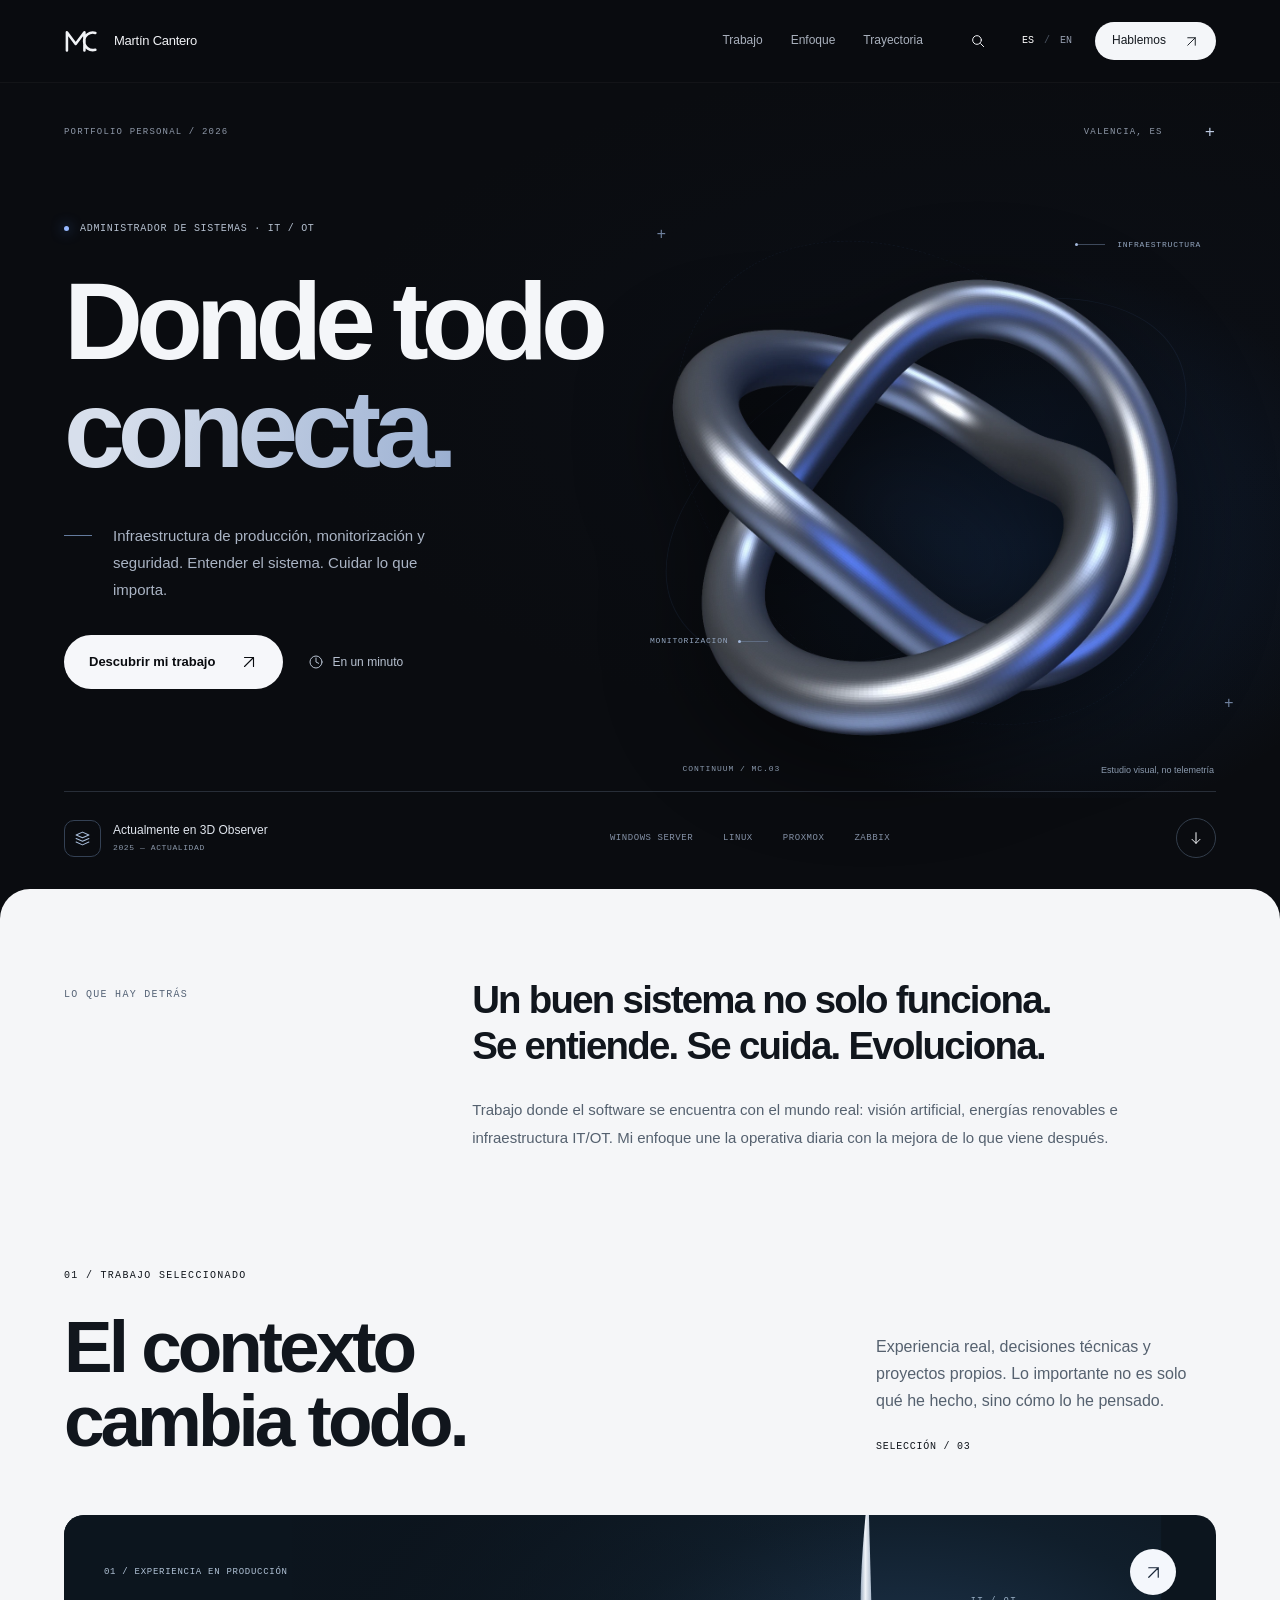
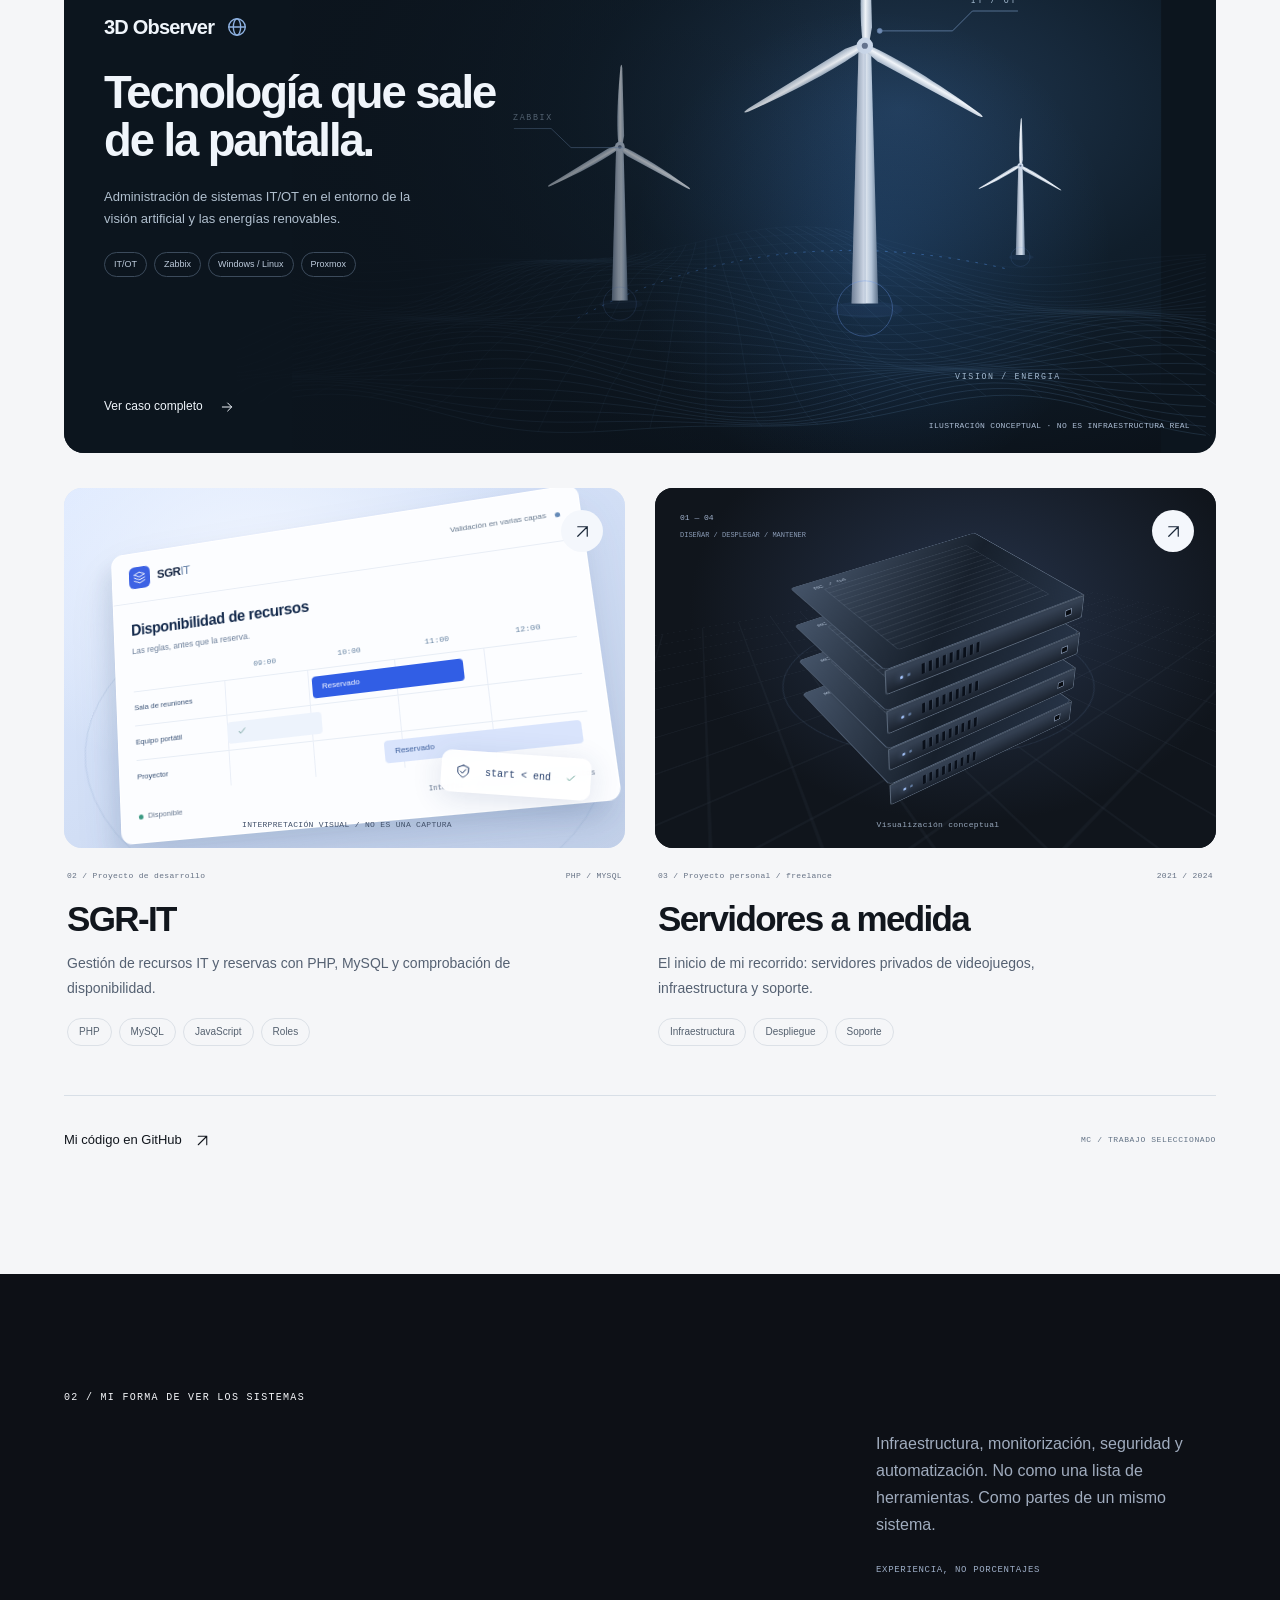
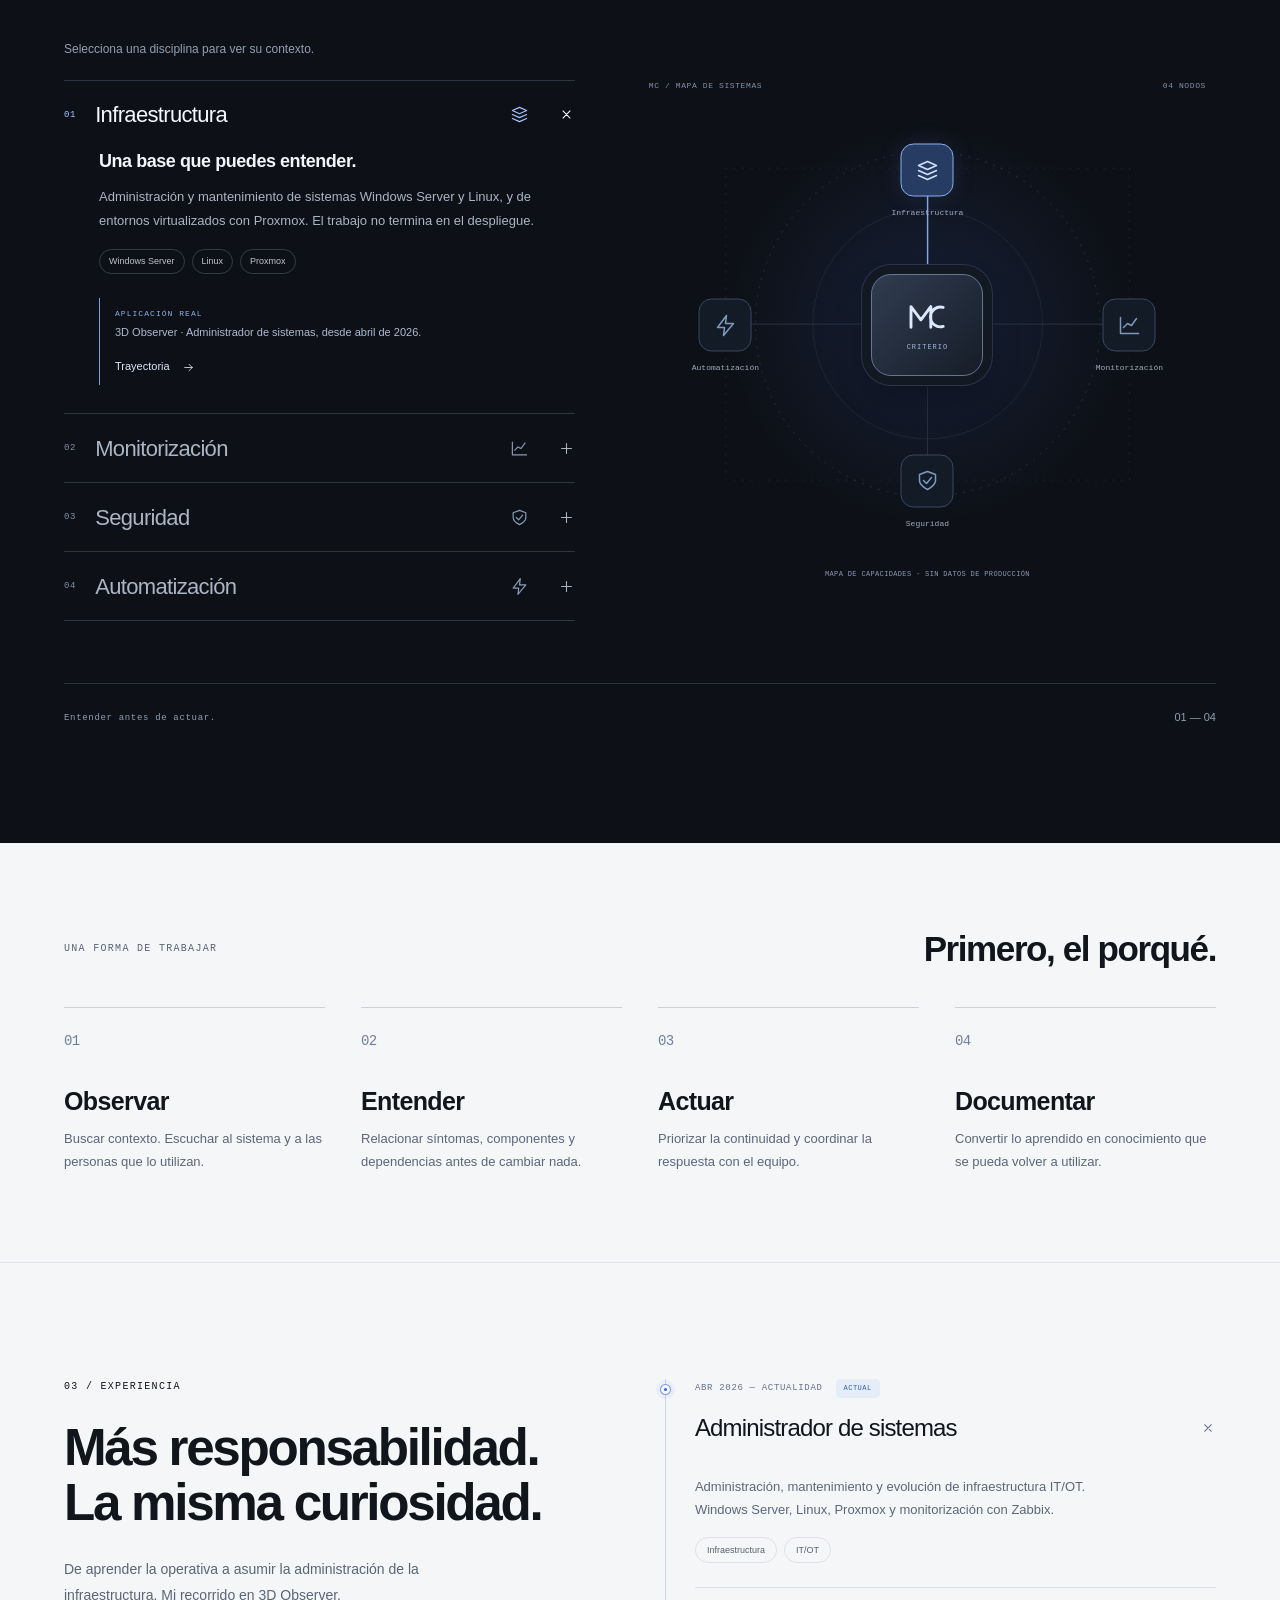
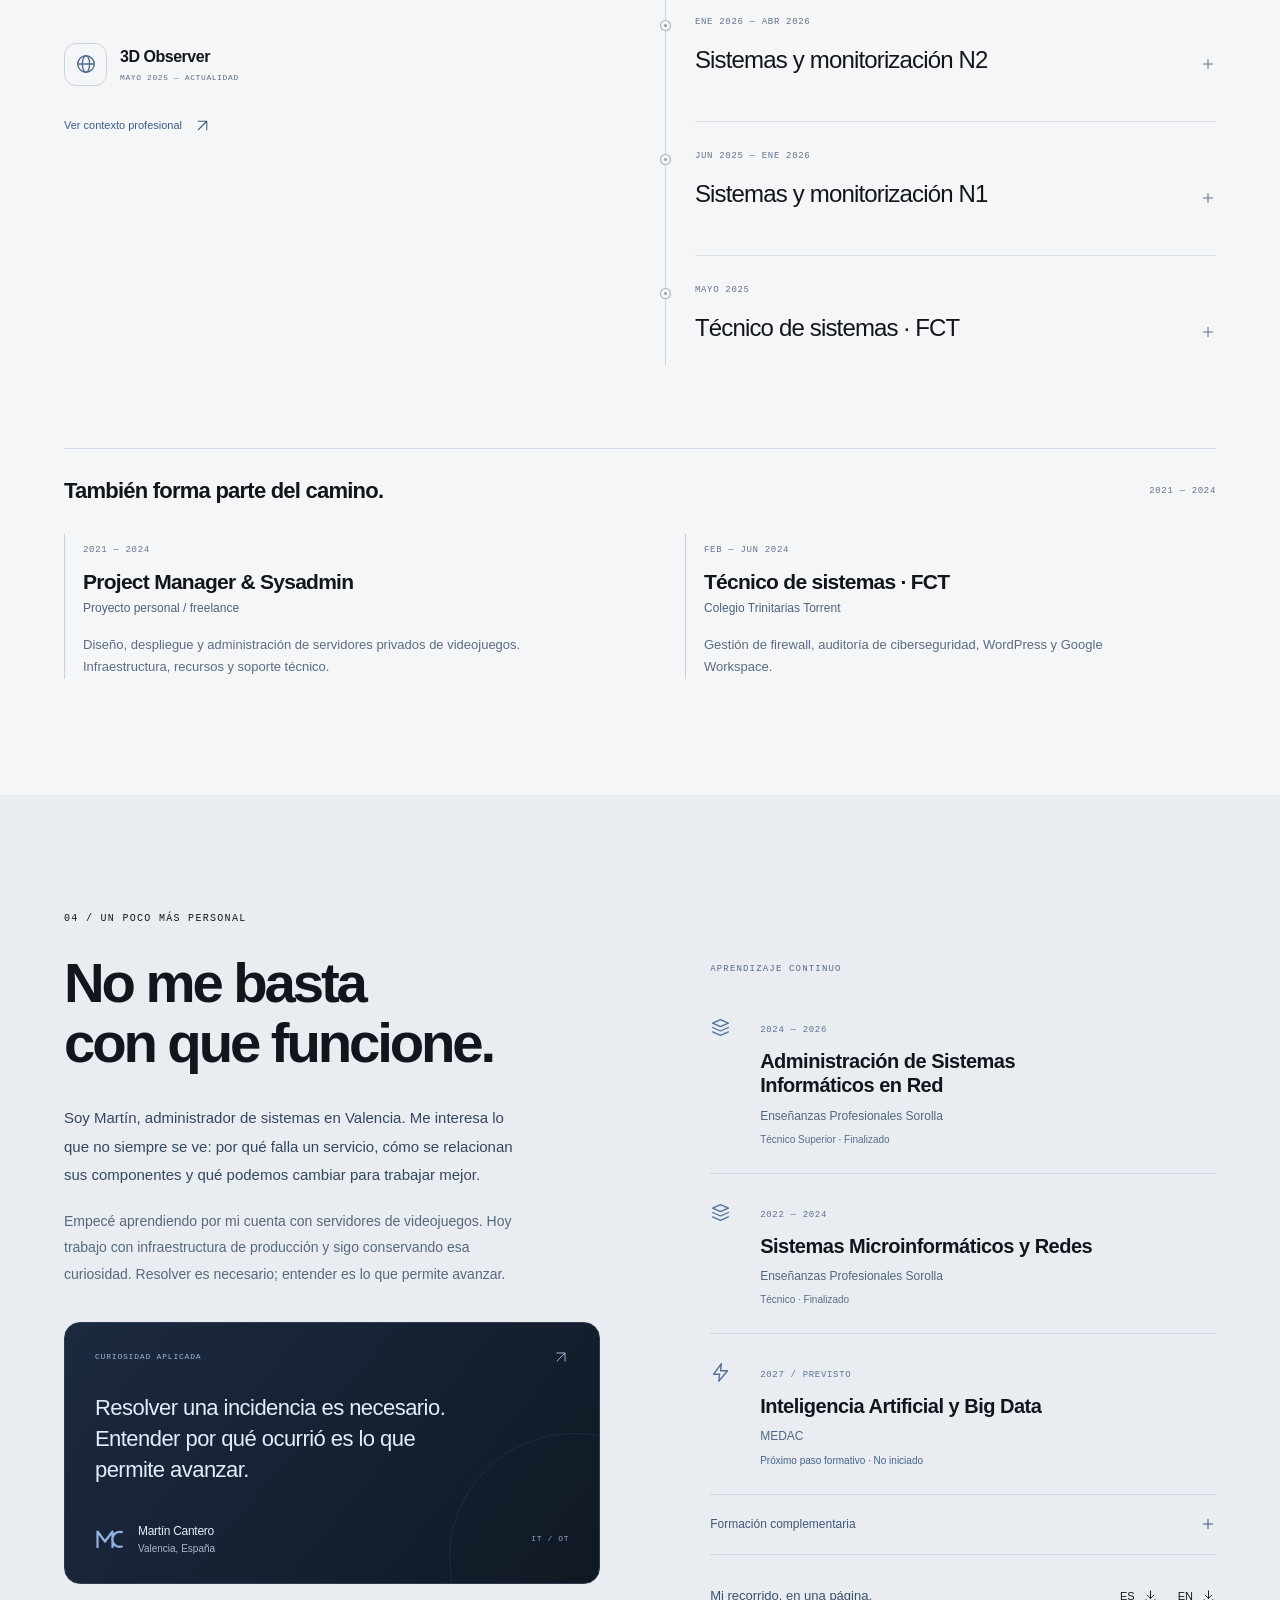
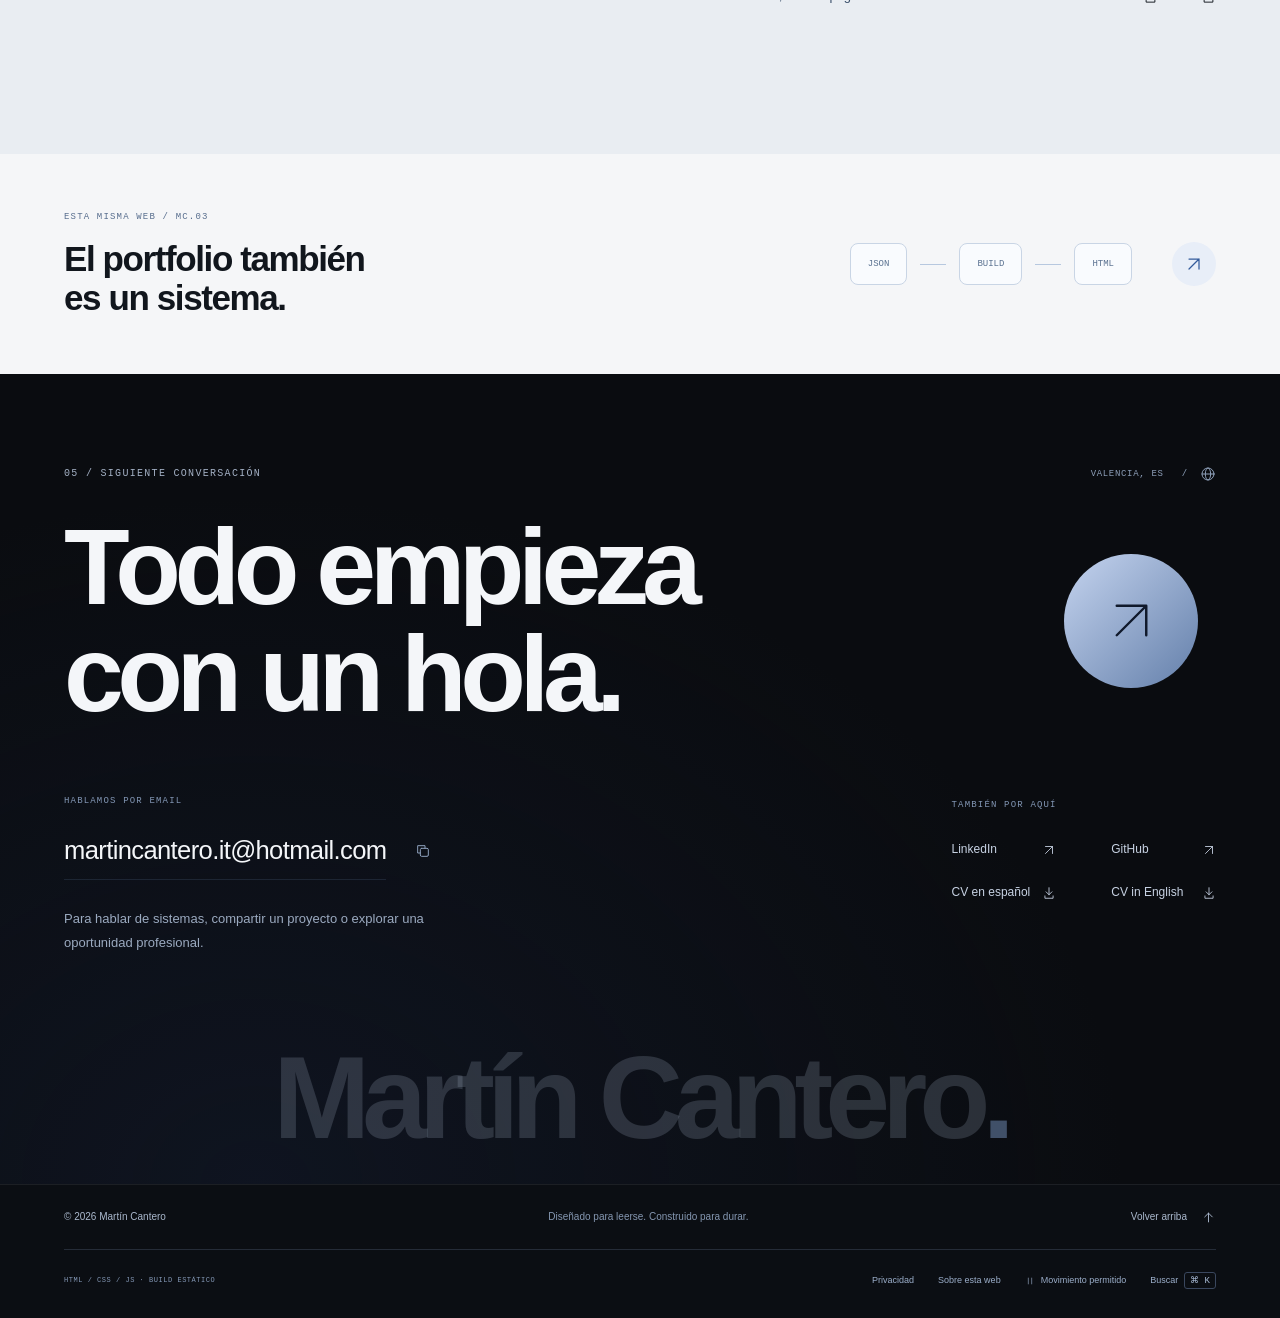
<file: index.html>
<!doctype html><html lang="es"><head><meta charset="utf-8"><meta name="viewport" content="width=device-width,initial-scale=1"><title>Martín Cantero — Infraestructura con criterio.</title><meta name="description" content="Administrador de Sistemas IT/OT en Valencia. Infraestructura de producción, Windows Server, Linux, Proxmox, Zabbix, seguridad y automatización."><meta name="theme-color" content="#0a0c10"><meta name="color-scheme" content="light dark"><meta name="referrer" content="strict-origin-when-cross-origin"><link rel="canonical" href="https://martiincantero.github.io/es/"><link rel="alternate" hreflang="es" href="https://martiincantero.github.io/es/"><link rel="alternate" hreflang="en" href="https://martiincantero.github.io/en/"><link rel="alternate" hreflang="x-default" href="https://martiincantero.github.io/es/"><meta property="og:type" content="website"><meta property="og:title" content="Martín Cantero — Infraestructura con criterio."><meta property="og:description" content="Administrador de Sistemas IT/OT en Valencia. Infraestructura de producción, Windows Server, Linux, Proxmox, Zabbix, seguridad y automatización."><meta property="og:locale" content="es_ES"><meta property="og:locale:alternate" content="en_GB"><meta property="og:url" content="https://martiincantero.github.io/es/"><meta property="og:image" content="https://martiincantero.github.io/images/og-es.png"><meta property="og:image:width" content="1200"><meta property="og:image:height" content="630"><meta property="og:image:alt" content="Martín Cantero — Infraestructura con criterio."><meta name="twitter:card" content="summary_large_image"><link rel="icon" href="./favicon.svg" type="image/svg+xml"><link rel="preload" as="image" href="./art/continuum.webp"><link rel="stylesheet" href="./assets/site.8a98864c44.css"><script>try{if(matchMedia('(prefers-reduced-motion: reduce)').matches||localStorage.getItem('mc-motion')==='reduce')document.documentElement.classList.add('reduce-motion')}catch{}</script><script type="application/ld+json">{"@context":"https://schema.org","@type":"Person","name":"Martín Cantero","url":"https://martiincantero.github.io/es/","jobTitle":"Administrador de Sistemas IT/OT","description":"Administrador de Sistemas IT/OT en Valencia. Infraestructura de producción, Windows Server, Linux, Proxmox, Zabbix, seguridad y automatización.","sameAs":["https://github.com/martiincantero","https://www.linkedin.com/in/martiincantero/"],"knowsAbout":["Windows Server","Linux","Proxmox","Zabbix","IT/OT"]}</script><script defer src="./assets/main.portable.fea59c9a5c.js"></script></head><body id="top" data-page="home" data-base="/" data-entry-root><a class="skip-link" href="#main">Saltar al contenido</a><div class="reading-line" aria-hidden="true"></div>
 <header class="site-header"><div class="header-inner wrap"><a class="brand" href="./es/index.html" aria-label="Ir al inicio"><svg class="monogram " viewBox="0 0 48 40" fill="none" aria-hidden="true"><path d="M4 33V8l12 16L28 8v25M43 9a12 12 0 1 0 0 23" stroke="currentColor" stroke-width="3.5" stroke-linejoin="round" stroke-linecap="round"/></svg><span>Mart&#237;n Cantero</span></a><nav class="desktop-nav" aria-label="Navegación principal"><a href="./es/index.html#work" data-nav-link="work">Trabajo</a><a href="./es/index.html#expertise" data-nav-link="expertise">Enfoque</a><a href="./es/index.html#experience" data-nav-link="experience">Trayectoria</a></nav><div class="header-actions"><button class="icon-button search-trigger js-only" type="button" data-open="command" aria-label="Buscar" title="Buscar (Ctrl / Cmd + K)"><svg class="icon " viewBox="0 0 24 24" fill="none" stroke="currentColor" stroke-width="1.5" stroke-linecap="round" stroke-linejoin="round" aria-hidden="true"><circle cx="10.5" cy="10.5" r="6.5"/><path d="m16 16 4.5 4.5"/></svg></button><nav class="language-switch" aria-label="Idioma"><a href="./es/index.html" lang="es" hreflang="es" data-language="es" aria-current="true">ES</a><span aria-hidden="true">/</span><a href="./en/index.html" lang="en" hreflang="en" data-language="en" >EN</a></nav><a class="header-contact" href="./es/index.html#contact">Hablemos<svg class="icon " viewBox="0 0 24 24" fill="none" stroke="currentColor" stroke-width="1.5" stroke-linecap="round" stroke-linejoin="round" aria-hidden="true"><path d="m6 18 12-12M6 6h12v12"/></svg></a><button class="menu-trigger icon-button js-only" type="button" data-open="menu" aria-label="Menú"><span></span><span></span></button></div></div><nav class="no-js-nav wrap" aria-label="Navegar"><a href="./es/index.html#work">Trabajo</a><a href="./es/index.html#expertise">Enfoque</a><a href="./es/index.html#experience">Trayectoria</a><a href="./es/index.html#about">Sobre mí</a><a href="./es/index.html#contact">Hablemos</a></nav></header><main id="main"><section class="hero dark" aria-labelledby="hero-title"><div class="wrap"><div class="hero-topline mono"><span>PORTFOLIO PERSONAL / 2026</span><span>VALENCIA, ES <span class="coordinate-mark">+</span></span></div><div class="hero-main"><div class="hero-copy"><p class="eyebrow hero-eyebrow"><span class="signal-dot"></span>ADMINISTRADOR DE SISTEMAS · IT / OT</p><h1 id="hero-title"><span class="hero-line ">Donde todo</span><span class="hero-line hero-gradient">conecta.</span></h1><div class="hero-description"><span class="hero-copy-line"></span><p>Infraestructura de producción, monitorización y seguridad. Entender el sistema. Cuidar lo que importa.</p></div><div class="hero-actions"><a class="button button-white" href="#work">Descubrir mi trabajo<svg class="icon " viewBox="0 0 24 24" fill="none" stroke="currentColor" stroke-width="1.5" stroke-linecap="round" stroke-linejoin="round" aria-hidden="true"><path d="m6 18 12-12M6 6h12v12"/></svg></a><button class="quick-trigger js-only" data-open="quick" type="button" aria-label="Abrir resumen profesional"><svg class="icon " viewBox="0 0 24 24" fill="none" stroke="currentColor" stroke-width="1.5" stroke-linecap="round" stroke-linejoin="round" aria-hidden="true"><circle cx="12" cy="12" r="9"/><path d="M12 6v6l4 2"/></svg>En un minuto</button></div></div><figure class="hero-art" data-parallax><div class="art-halo"></div><div class="art-orbit orbit-one"></div><div class="art-orbit orbit-two"></div><div class="sculpture-wrap"><img class="hero-sculpture" src="./art/continuum.webp" width="1600" height="1600" alt="Escultura abstracta de un circuito metálico continuo" fetchpriority="high" decoding="async"></div><div class="art-label art-label-top"><i></i><span class="mono">INFRAESTRUCTURA</span></div><div class="art-label art-label-bottom"><span class="mono">MONITORIZACION</span><i></i></div><div class="art-coordinate coord-one" aria-hidden="true">+</div><div class="art-coordinate coord-two" aria-hidden="true">+</div><figcaption><span class="mono">CONTINUUM / MC.03</span><span>Estudio visual, no telemetría</span></figcaption></figure></div><div class="hero-bottom"><div class="current-position"><span class="position-icon"><svg class="icon " viewBox="0 0 24 24" fill="none" stroke="currentColor" stroke-width="1.5" stroke-linecap="round" stroke-linejoin="round" aria-hidden="true"><path d="m3 7 9-4 9 4-9 4-9-4Zm0 5 9 4 9-4M3 17l9 4 9-4"/></svg></span><div><span>Actualmente en 3D Observer</span><span class="mono">2025 — ACTUALIDAD</span></div></div><div class="hero-stack mono"><span>WINDOWS SERVER</span><span>LINUX</span><span>PROXMOX</span><span>ZABBIX</span></div><a class="hero-scroll" href="#work" aria-label="Explorar"><svg class="icon " viewBox="0 0 24 24" fill="none" stroke="currentColor" stroke-width="1.5" stroke-linecap="round" stroke-linejoin="round" aria-hidden="true"><path d="M12 4v16m-6-6 6 6 6-6"/></svg></a></div></div></section><section class="intro-section light"><div class="wrap intro-layout"><p class="eyebrow">LO QUE HAY DETRÁS</p><div><h2 data-reveal>Un buen sistema no solo funciona.<br>Se entiende. Se cuida. Evoluciona.</h2><p>Trabajo donde el software se encuentra con el mundo real: visión artificial, energías renovables e infraestructura IT/OT. Mi enfoque une la operativa diaria con la mejora de lo que viene después.</p></div></div></section><section class="work-section light" id="work" data-nav-section aria-labelledby="work-title"><div class="wrap section-space"><div class="section-heading"><div><p class="eyebrow">01 / TRABAJO SELECCIONADO</p><h2 id="work-title" data-reveal>El contexto<br>cambia todo.</h2></div><div class="section-aside"><p>Experiencia real, decisiones técnicas y proyectos propios. Lo importante no es solo qué he hecho, sino cómo lo he pensado.</p><span class="mono">SELECCIÓN / 03</span></div></div>
 <article class="feature-card" data-reveal><a class="feature-link" href="./es/trabajo/3d-observer/index.html" aria-labelledby="project-3d-observer"><div class="feature-art"><svg class="wind-art" viewBox="0 0 1050 650" fill="none" aria-hidden="true"><defs><radialGradient id="home-wind-sky" cx="70%" cy="36%" r="70%"><stop stop-color="#203852"/><stop offset=".52" stop-color="#101e2b"/><stop offset="1" stop-color="#0b121a"/></radialGradient><linearGradient id="home-wind-metal"><stop stop-color="#536377"/><stop offset=".45" stop-color="#f1f5fa"/><stop offset=".75" stop-color="#b2c3d7"/><stop offset="1" stop-color="#5d728b"/></linearGradient><linearGradient id="home-wind-blade" x1="-6" y1="0" x2="7" y2="0" gradientUnits="userSpaceOnUse"><stop stop-color="#7b92ac"/><stop offset=".5" stop-color="#f1f5fa"/><stop offset="1" stop-color="#a5b5c8"/></linearGradient><radialGradient id="home-wind-halo"><stop stop-color="#4295f9" stop-opacity=".18"/><stop offset="1" stop-color="#4295f9" stop-opacity="0"/></radialGradient></defs><path fill="url(#home-wind-sky)" d="M0 0h1050v650H0z"/><circle cx="700" cy="405" r="290" fill="url(#home-wind-halo)"/><g stroke="#6591bd" stroke-width=".6"><path d="M0.0,414.0 L16.0,416.3 L32.0,418.0 L48.0,419.3 L64.0,420.0 L80.0,420.2 L96.0,420.1 L112.0,419.6 L128.0,419.0 L144.0,418.3 L160.0,417.5 L176.0,416.8 L192.0,416.3 L208.0,415.9 L224.0,415.7 L240.0,415.7 L256.0,415.9 L272.0,416.1 L288.0,416.4 L304.0,416.7 L320.0,416.8 L336.0,416.7 L352.0,416.2 L368.0,415.4 L384.0,414.2 L400.0,412.5 L416.0,410.3 L432.0,407.6 L448.0,404.6 L464.0,401.2 L480.0,397.6 L496.0,393.9 L512.0,390.2 L528.0,386.7 L544.0,383.6 L560.0,380.9 L576.0,378.7 L592.0,377.3 L608.0,376.6 L624.0,376.8 L640.0,377.8 L656.0,379.6 L672.0,382.1 L688.0,385.3 L704.0,389.1 L720.0,393.3 L736.0,397.7 L752.0,402.2 L768.0,406.7 L784.0,411.0 L800.0,414.9 L816.0,418.4 L832.0,421.3 L848.0,423.5 L864.0,425.1 L880.0,426.0 L896.0,426.3 L912.0,425.9 L928.0,425.1 L944.0,423.9 L960.0,422.4 L976.0,420.6 L992.0,418.8 L1008.0,417.1 L1024.0,415.4 L1040.0,413.9 L1056.0,412.7 L1072.0,411.6 L1088.0,410.8 L1104.0,410.2" opacity="0.10"/><path d="M0.0,423.4 L16.0,426.4 L32.0,428.8 L48.0,430.6 L64.0,431.7 L80.0,432.1 L96.0,432.1 L112.0,431.5 L128.0,430.5 L144.0,429.1 L160.0,427.7 L176.0,426.1 L192.0,424.5 L208.0,423.0 L224.0,421.7 L240.0,420.6 L256.0,419.7 L272.0,419.1 L288.0,418.6 L304.0,418.3 L320.0,418.0 L336.0,417.8 L352.0,417.4 L368.0,416.9 L384.0,416.2 L400.0,415.1 L416.0,413.7 L432.0,411.9 L448.0,409.8 L464.0,407.3 L480.0,404.6 L496.0,401.7 L512.0,398.6 L528.0,395.7 L544.0,392.8 L560.0,390.3 L576.0,388.2 L592.0,386.7 L608.0,385.8 L624.0,385.6 L640.0,386.2 L656.0,387.5 L672.0,389.7 L688.0,392.5 L704.0,396.0 L720.0,400.0 L736.0,404.4 L752.0,409.1 L768.0,413.8 L784.0,418.4 L800.0,422.8 L816.0,426.7 L832.0,430.1 L848.0,432.9 L864.0,435.0 L880.0,436.4 L896.0,437.0 L912.0,436.9 L928.0,436.1 L944.0,434.7 L960.0,432.8 L976.0,430.5 L992.0,428.0 L1008.0,425.4 L1024.0,422.8 L1040.0,420.3 L1056.0,417.9 L1072.0,415.9 L1088.0,414.1 L1104.0,412.7" opacity="0.11"/><path d="M0.0,431.8 L16.0,435.4 L32.0,438.3 L48.0,440.6 L64.0,442.2 L80.0,443.0 L96.0,443.2 L112.0,442.6 L128.0,441.5 L144.0,439.9 L160.0,437.8 L176.0,435.6 L192.0,433.2 L208.0,430.7 L224.0,428.4 L240.0,426.2 L256.0,424.3 L272.0,422.6 L288.0,421.3 L304.0,420.2 L320.0,419.4 L336.0,418.8 L352.0,418.3 L368.0,417.9 L384.0,417.5 L400.0,417.0 L416.0,416.3 L432.0,415.4 L448.0,414.2 L464.0,412.7 L480.0,411.0 L496.0,409.0 L512.0,406.9 L528.0,404.7 L544.0,402.5 L560.0,400.4 L576.0,398.6 L592.0,397.2 L608.0,396.2 L624.0,395.8 L640.0,396.0 L656.0,396.9 L672.0,398.6 L688.0,400.9 L704.0,404.0 L720.0,407.5 L736.0,411.6 L752.0,416.0 L768.0,420.6 L784.0,425.3 L800.0,429.8 L816.0,434.0 L832.0,437.8 L848.0,441.0 L864.0,443.6 L880.0,445.4 L896.0,446.4 L912.0,446.6 L928.0,446.0 L944.0,444.6 L960.0,442.7 L976.0,440.1 L992.0,437.2 L1008.0,433.9 L1024.0,430.6 L1040.0,427.2 L1056.0,423.9 L1072.0,420.9 L1088.0,418.2 L1104.0,415.9" opacity="0.12"/><path d="M0.0,439.2 L16.0,443.1 L32.0,446.6 L48.0,449.3 L64.0,451.4 L80.0,452.6 L96.0,453.1 L112.0,452.8 L128.0,451.7 L144.0,450.0 L160.0,447.7 L176.0,445.0 L192.0,442.0 L208.0,438.8 L224.0,435.6 L240.0,432.5 L256.0,429.6 L272.0,426.9 L288.0,424.6 L304.0,422.7 L320.0,421.2 L336.0,420.1 L352.0,419.3 L368.0,418.8 L384.0,418.6 L400.0,418.4 L416.0,418.3 L432.0,418.1 L448.0,417.8 L464.0,417.3 L480.0,416.7 L496.0,415.8 L512.0,414.7 L528.0,413.5 L544.0,412.2 L560.0,410.8 L576.0,409.5 L592.0,408.4 L608.0,407.6 L624.0,407.1 L640.0,407.1 L656.0,407.7 L672.0,408.9 L688.0,410.6 L704.0,413.0 L720.0,416.0 L736.0,419.5 L752.0,423.4 L768.0,427.6 L784.0,432.0 L800.0,436.3 L816.0,440.5 L832.0,444.4 L848.0,447.9 L864.0,450.8 L880.0,452.9 L896.0,454.3 L912.0,454.9 L928.0,454.6 L944.0,453.5 L960.0,451.6 L976.0,449.1 L992.0,446.0 L1008.0,442.4 L1024.0,438.6 L1040.0,434.6 L1056.0,430.6 L1072.0,426.8 L1088.0,423.2 L1104.0,420.0" opacity="0.13"/><path d="M0.0,445.8 L16.0,449.9 L32.0,453.6 L48.0,456.7 L64.0,459.1 L80.0,460.7 L96.0,461.6 L112.0,461.6 L128.0,460.8 L144.0,459.2 L160.0,456.9 L176.0,454.0 L192.0,450.7 L208.0,447.0 L224.0,443.2 L240.0,439.4 L256.0,435.6 L272.0,432.1 L288.0,428.9 L304.0,426.2 L320.0,423.9 L336.0,422.2 L352.0,420.9 L368.0,420.1 L384.0,419.8 L400.0,419.8 L416.0,420.0 L432.0,420.4 L448.0,420.9 L464.0,421.3 L480.0,421.7 L496.0,421.9 L512.0,422.0 L528.0,421.9 L544.0,421.6 L560.0,421.1 L576.0,420.6 L592.0,420.1 L608.0,419.6 L624.0,419.3 L640.0,419.3 L656.0,419.6 L672.0,420.3 L688.0,421.6 L704.0,423.3 L720.0,425.5 L736.0,428.3 L752.0,431.5 L768.0,435.0 L784.0,438.8 L800.0,442.7 L816.0,446.6 L832.0,450.3 L848.0,453.7 L864.0,456.7 L880.0,459.0 L896.0,460.7 L912.0,461.6 L928.0,461.7 L944.0,461.0 L960.0,459.4 L976.0,457.0 L992.0,454.0 L1008.0,450.4 L1024.0,446.4 L1040.0,442.1 L1056.0,437.7 L1072.0,433.3 L1088.0,429.1 L1104.0,425.2" opacity="0.14"/><path d="M0.0,452.0 L16.0,455.9 L32.0,459.6 L48.0,462.8 L64.0,465.4 L80.0,467.3 L96.0,468.5 L112.0,468.9 L128.0,468.5 L144.0,467.2 L160.0,465.1 L176.0,462.3 L192.0,458.9 L208.0,455.1 L224.0,450.9 L240.0,446.6 L256.0,442.3 L272.0,438.1 L288.0,434.2 L304.0,430.7 L320.0,427.7 L336.0,425.3 L352.0,423.4 L368.0,422.2 L384.0,421.6 L400.0,421.5 L416.0,421.9 L432.0,422.7 L448.0,423.7 L464.0,424.9 L480.0,426.2 L496.0,427.5 L512.0,428.6 L528.0,429.6 L544.0,430.4 L560.0,431.0 L576.0,431.4 L592.0,431.7 L608.0,431.8 L624.0,431.9 L640.0,432.0 L656.0,432.3 L672.0,432.7 L688.0,433.5 L704.0,434.6 L720.0,436.1 L736.0,438.0 L752.0,440.3 L768.0,443.0 L784.0,446.0 L800.0,449.1 L816.0,452.4 L832.0,455.7 L848.0,458.8 L864.0,461.5 L880.0,463.9 L896.0,465.7 L912.0,466.9 L928.0,467.3 L944.0,466.9 L960.0,465.7 L976.0,463.8 L992.0,461.1 L1008.0,457.7 L1024.0,453.8 L1040.0,449.5 L1056.0,444.9 L1072.0,440.2 L1088.0,435.6 L1104.0,431.3" opacity="0.15"/><path d="M0.0,458.1 L16.0,461.6 L32.0,464.9 L48.0,467.9 L64.0,470.5 L80.0,472.6 L96.0,474.0 L112.0,474.7 L128.0,474.6 L144.0,473.7 L160.0,472.0 L176.0,469.5 L192.0,466.4 L208.0,462.6 L224.0,458.4 L240.0,454.0 L256.0,449.3 L272.0,444.7 L288.0,440.3 L304.0,436.2 L320.0,432.6 L336.0,429.5 L352.0,427.1 L368.0,425.4 L384.0,424.4 L400.0,424.1 L416.0,424.4 L432.0,425.3 L448.0,426.7 L464.0,428.4 L480.0,430.4 L496.0,432.5 L512.0,434.7 L528.0,436.7 L544.0,438.6 L560.0,440.3 L576.0,441.7 L592.0,442.9 L608.0,443.7 L624.0,444.4 L640.0,444.9 L656.0,445.3 L672.0,445.7 L688.0,446.2 L704.0,446.8 L720.0,447.6 L736.0,448.7 L752.0,450.1 L768.0,451.8 L784.0,453.8 L800.0,456.0 L816.0,458.4 L832.0,460.9 L848.0,463.4 L864.0,465.8 L880.0,467.9 L896.0,469.6 L912.0,470.8 L928.0,471.4 L944.0,471.4 L960.0,470.6 L976.0,469.1 L992.0,466.9 L1008.0,464.0 L1024.0,460.5 L1040.0,456.4 L1056.0,452.0 L1072.0,447.4 L1088.0,442.7 L1104.0,438.1" opacity="0.16"/><path d="M0.0,464.4 L16.0,467.1 L32.0,469.8 L48.0,472.4 L64.0,474.7 L80.0,476.7 L96.0,478.2 L112.0,479.1 L128.0,479.3 L144.0,478.8 L160.0,477.5 L176.0,475.5 L192.0,472.7 L208.0,469.3 L224.0,465.4 L240.0,461.1 L256.0,456.5 L272.0,451.8 L288.0,447.1 L304.0,442.7 L320.0,438.6 L336.0,435.1 L352.0,432.2 L368.0,430.0 L384.0,428.5 L400.0,427.8 L416.0,427.9 L432.0,428.7 L448.0,430.2 L464.0,432.2 L480.0,434.7 L496.0,437.4 L512.0,440.3 L528.0,443.3 L544.0,446.1 L560.0,448.8 L576.0,451.3 L592.0,453.4 L608.0,455.1 L624.0,456.5 L640.0,457.6 L656.0,458.3 L672.0,458.8 L688.0,459.2 L704.0,459.5 L720.0,459.8 L736.0,460.1 L752.0,460.7 L768.0,461.4 L784.0,462.3 L800.0,463.5 L816.0,464.8 L832.0,466.4 L848.0,468.0 L864.0,469.7 L880.0,471.3 L896.0,472.6 L912.0,473.7 L928.0,474.4 L944.0,474.6 L960.0,474.1 L976.0,473.1 L992.0,471.4 L1008.0,469.1 L1024.0,466.1 L1040.0,462.6 L1056.0,458.7 L1072.0,454.4 L1088.0,449.9 L1104.0,445.4" opacity="0.17"/><path d="M0.0,471.2 L16.0,472.9 L32.0,474.7 L48.0,476.6 L64.0,478.4 L80.0,480.0 L96.0,481.3 L112.0,482.2 L128.0,482.6 L144.0,482.4 L160.0,481.6 L176.0,480.1 L192.0,477.9 L208.0,475.0 L224.0,471.6 L240.0,467.7 L256.0,463.4 L272.0,458.9 L288.0,454.4 L304.0,449.9 L320.0,445.7 L336.0,441.8 L352.0,438.6 L368.0,435.9 L384.0,434.1 L400.0,433.0 L416.0,432.7 L432.0,433.3 L448.0,434.6 L464.0,436.7 L480.0,439.3 L496.0,442.4 L512.0,445.8 L528.0,449.4 L544.0,453.1 L560.0,456.6 L576.0,460.0 L592.0,463.0 L608.0,465.6 L624.0,467.8 L640.0,469.6 L656.0,470.8 L672.0,471.7 L688.0,472.1 L704.0,472.3 L720.0,472.2 L736.0,472.0 L752.0,471.8 L768.0,471.6 L784.0,471.5 L800.0,471.6 L816.0,471.8 L832.0,472.3 L848.0,472.9 L864.0,473.7 L880.0,474.5 L896.0,475.3 L912.0,476.0 L928.0,476.5 L944.0,476.7 L960.0,476.5 L976.0,475.8 L992.0,474.7 L1008.0,472.9 L1024.0,470.7 L1040.0,467.9 L1056.0,464.6 L1072.0,460.9 L1088.0,457.0 L1104.0,452.9" opacity="0.18"/><path d="M0.0,478.5 L16.0,479.2 L32.0,480.0 L48.0,480.9 L64.0,481.9 L80.0,482.9 L96.0,483.8 L112.0,484.5 L128.0,484.9 L144.0,484.9 L160.0,484.4 L176.0,483.3 L192.0,481.7 L208.0,479.5 L224.0,476.8 L240.0,473.5 L256.0,469.9 L272.0,465.9 L288.0,461.7 L304.0,457.5 L320.0,453.4 L336.0,449.6 L352.0,446.1 L368.0,443.3 L384.0,441.1 L400.0,439.6 L416.0,439.0 L432.0,439.2 L448.0,440.3 L464.0,442.1 L480.0,444.7 L496.0,447.9 L512.0,451.5 L528.0,455.5 L544.0,459.7 L560.0,463.9 L576.0,467.9 L592.0,471.7 L608.0,475.2 L624.0,478.2 L640.0,480.6 L656.0,482.5 L672.0,483.8 L688.0,484.5 L704.0,484.7 L720.0,484.5 L736.0,484.0 L752.0,483.2 L768.0,482.3 L784.0,481.3 L800.0,480.3 L816.0,479.5 L832.0,478.8 L848.0,478.3 L864.0,478.0 L880.0,477.9 L896.0,477.9 L912.0,478.0 L928.0,478.1 L944.0,478.1 L960.0,478.0 L976.0,477.5 L992.0,476.8 L1008.0,475.7 L1024.0,474.1 L1040.0,472.1 L1056.0,469.6 L1072.0,466.8 L1088.0,463.6 L1104.0,460.2" opacity="0.19"/><path d="M0.0,486.5 L16.0,486.0 L32.0,485.7 L48.0,485.6 L64.0,485.7 L80.0,485.9 L96.0,486.1 L112.0,486.3 L128.0,486.5 L144.0,486.5 L160.0,486.2 L176.0,485.5 L192.0,484.4 L208.0,482.9 L224.0,480.9 L240.0,478.5 L256.0,475.6 L272.0,472.3 L288.0,468.8 L304.0,465.2 L320.0,461.5 L336.0,458.0 L352.0,454.7 L368.0,451.8 L384.0,449.5 L400.0,447.8 L416.0,446.8 L432.0,446.7 L448.0,447.4 L464.0,448.9 L480.0,451.2 L496.0,454.2 L512.0,457.7 L528.0,461.8 L544.0,466.2 L560.0,470.7 L576.0,475.2 L592.0,479.6 L608.0,483.7 L624.0,487.4 L640.0,490.5 L656.0,493.0 L672.0,494.8 L688.0,495.9 L704.0,496.4 L720.0,496.3 L736.0,495.6 L752.0,494.5 L768.0,493.1 L784.0,491.4 L800.0,489.6 L816.0,487.7 L832.0,486.0 L848.0,484.4 L864.0,483.0 L880.0,481.8 L896.0,480.9 L912.0,480.2 L928.0,479.7 L944.0,479.3 L960.0,479.0 L976.0,478.6 L992.0,478.2 L1008.0,477.5 L1024.0,476.6 L1040.0,475.3 L1056.0,473.8 L1072.0,471.9 L1088.0,469.7 L1104.0,467.2" opacity="0.20"/><path d="M0.0,495.1 L16.0,493.5 L32.0,492.1 L48.0,490.9 L64.0,489.9 L80.0,489.1 L96.0,488.5 L112.0,488.1 L128.0,487.9 L144.0,487.6 L160.0,487.3 L176.0,486.8 L192.0,486.2 L208.0,485.3 L224.0,484.0 L240.0,482.4 L256.0,480.4 L272.0,478.1 L288.0,475.5 L304.0,472.7 L320.0,469.7 L336.0,466.7 L352.0,463.9 L368.0,461.2 L384.0,459.0 L400.0,457.3 L416.0,456.1 L432.0,455.7 L448.0,456.0 L464.0,457.1 L480.0,458.9 L496.0,461.5 L512.0,464.8 L528.0,468.7 L544.0,472.9 L560.0,477.5 L576.0,482.2 L592.0,486.9 L608.0,491.3 L624.0,495.5 L640.0,499.1 L656.0,502.2 L672.0,504.5 L688.0,506.1 L704.0,507.0 L720.0,507.1 L736.0,506.6 L752.0,505.4 L768.0,503.6 L784.0,501.4 L800.0,499.0 L816.0,496.4 L832.0,493.7 L848.0,491.1 L864.0,488.6 L880.0,486.4 L896.0,484.5 L912.0,482.9 L928.0,481.7 L944.0,480.7 L960.0,480.0 L976.0,479.5 L992.0,479.1 L1008.0,478.7 L1024.0,478.3 L1040.0,477.8 L1056.0,477.1 L1072.0,476.1 L1088.0,474.9 L1104.0,473.5" opacity="0.21"/><path d="M0.0,504.1 L16.0,501.6 L32.0,499.2 L48.0,496.9 L64.0,494.8 L80.0,493.0 L96.0,491.5 L112.0,490.3 L128.0,489.4 L144.0,488.7 L160.0,488.2 L176.0,487.8 L192.0,487.4 L208.0,486.9 L224.0,486.3 L240.0,485.5 L256.0,484.4 L272.0,483.1 L288.0,481.5 L304.0,479.7 L320.0,477.7 L336.0,475.5 L352.0,473.3 L368.0,471.2 L384.0,469.4 L400.0,467.8 L416.0,466.6 L432.0,466.0 L448.0,466.0 L464.0,466.7 L480.0,468.1 L496.0,470.2 L512.0,473.0 L528.0,476.3 L544.0,480.2 L560.0,484.5 L576.0,489.1 L592.0,493.7 L608.0,498.3 L624.0,502.6 L640.0,506.6 L656.0,510.0 L672.0,512.9 L688.0,514.9 L704.0,516.2 L720.0,516.7 L736.0,516.4 L752.0,515.3 L768.0,513.5 L784.0,511.1 L800.0,508.3 L816.0,505.1 L832.0,501.8 L848.0,498.3 L864.0,495.0 L880.0,491.8 L896.0,489.0 L912.0,486.5 L928.0,484.4 L944.0,482.7 L960.0,481.5 L976.0,480.6 L992.0,480.1 L1008.0,479.8 L1024.0,479.7 L1040.0,479.7 L1056.0,479.7 L1072.0,479.7 L1088.0,479.5 L1104.0,479.1" opacity="0.22"/><path d="M0.0,513.1 L16.0,510.0 L32.0,506.7 L48.0,503.5 L64.0,500.5 L80.0,497.7 L96.0,495.2 L112.0,493.2 L128.0,491.5 L144.0,490.2 L160.0,489.3 L176.0,488.7 L192.0,488.4 L208.0,488.2 L224.0,488.0 L240.0,487.9 L256.0,487.7 L272.0,487.4 L288.0,486.8 L304.0,486.1 L320.0,485.1 L336.0,484.0 L352.0,482.7 L368.0,481.4 L384.0,480.1 L400.0,479.0 L416.0,478.0 L432.0,477.5 L448.0,477.3 L464.0,477.7 L480.0,478.6 L496.0,480.1 L512.0,482.3 L528.0,485.1 L544.0,488.3 L560.0,492.1 L576.0,496.2 L592.0,500.5 L608.0,504.8 L624.0,509.1 L640.0,513.1 L656.0,516.8 L672.0,519.8 L688.0,522.3 L704.0,523.9 L720.0,524.8 L736.0,524.8 L752.0,524.0 L768.0,522.4 L784.0,520.1 L800.0,517.1 L816.0,513.7 L832.0,509.9 L848.0,505.9 L864.0,501.9 L880.0,498.0 L896.0,494.3 L912.0,490.9 L928.0,488.0 L944.0,485.6 L960.0,483.7 L976.0,482.4 L992.0,481.5 L1008.0,481.2 L1024.0,481.2 L1040.0,481.5 L1056.0,482.1 L1072.0,482.7 L1088.0,483.4 L1104.0,484.1" opacity="0.23"/><path d="M0.0,521.9 L16.0,518.4 L32.0,514.6 L48.0,510.7 L64.0,506.8 L80.0,503.2 L96.0,499.9 L112.0,496.9 L128.0,494.5 L144.0,492.5 L160.0,491.1 L176.0,490.1 L192.0,489.6 L208.0,489.5 L224.0,489.6 L240.0,490.0 L256.0,490.5 L272.0,491.0 L288.0,491.5 L304.0,491.8 L320.0,492.0 L336.0,492.0 L352.0,491.8 L368.0,491.4 L384.0,490.9 L400.0,490.4 L416.0,490.0 L432.0,489.6 L448.0,489.5 L464.0,489.7 L480.0,490.3 L496.0,491.3 L512.0,492.8 L528.0,494.9 L544.0,497.4 L560.0,500.4 L576.0,503.8 L592.0,507.5 L608.0,511.3 L624.0,515.2 L640.0,519.0 L656.0,522.5 L672.0,525.6 L688.0,528.2 L704.0,530.2 L720.0,531.3 L736.0,531.7 L752.0,531.3 L768.0,530.0 L784.0,527.9 L800.0,525.1 L816.0,521.7 L832.0,517.8 L848.0,513.6 L864.0,509.2 L880.0,504.7 L896.0,500.4 L912.0,496.4 L928.0,492.7 L944.0,489.6 L960.0,487.1 L976.0,485.2 L992.0,483.9 L1008.0,483.2 L1024.0,483.2 L1040.0,483.6 L1056.0,484.5 L1072.0,485.7 L1088.0,487.1 L1104.0,488.6" opacity="0.24"/><path d="M0.0,530.2 L16.0,526.5 L32.0,522.4 L48.0,518.1 L64.0,513.7 L80.0,509.4 L96.0,505.4 L112.0,501.7 L128.0,498.5 L144.0,495.9 L160.0,493.8 L176.0,492.4 L192.0,491.5 L208.0,491.3 L224.0,491.5 L240.0,492.2 L256.0,493.1 L272.0,494.3 L288.0,495.6 L304.0,497.0 L320.0,498.2 L336.0,499.3 L352.0,500.2 L368.0,500.9 L384.0,501.5 L400.0,501.8 L416.0,502.0 L432.0,502.1 L448.0,502.2 L464.0,502.4 L480.0,502.8 L496.0,503.5 L512.0,504.4 L528.0,505.8 L544.0,507.5 L560.0,509.6 L576.0,512.1 L592.0,515.0 L608.0,518.1 L624.0,521.3 L640.0,524.5 L656.0,527.6 L672.0,530.5 L688.0,533.1 L704.0,535.1 L720.0,536.4 L736.0,537.1 L752.0,537.0 L768.0,536.2 L784.0,534.5 L800.0,532.0 L816.0,528.9 L832.0,525.2 L848.0,521.0 L864.0,516.5 L880.0,511.8 L896.0,507.2 L912.0,502.7 L928.0,498.5 L944.0,494.8 L960.0,491.7 L976.0,489.2 L992.0,487.4 L1008.0,486.3 L1024.0,486.0 L1040.0,486.4 L1056.0,487.3 L1072.0,488.8 L1088.0,490.7 L1104.0,492.9" opacity="0.25"/><path d="M0.0,537.5 L16.0,533.9 L32.0,529.9 L48.0,525.5 L64.0,520.9 L80.0,516.3 L96.0,511.7 L112.0,507.5 L128.0,503.7 L144.0,500.4 L160.0,497.8 L176.0,495.8 L192.0,494.5 L208.0,494.0 L224.0,494.1 L240.0,494.8 L256.0,496.0 L272.0,497.6 L288.0,499.6 L304.0,501.7 L320.0,503.9 L336.0,506.0 L352.0,508.0 L368.0,509.8 L384.0,511.4 L400.0,512.7 L416.0,513.7 L432.0,514.4 L448.0,515.0 L464.0,515.5 L480.0,515.9 L496.0,516.3 L512.0,516.8 L528.0,517.6 L544.0,518.5 L560.0,519.8 L576.0,521.3 L592.0,523.1 L608.0,525.3 L624.0,527.6 L640.0,530.0 L656.0,532.5 L672.0,534.9 L688.0,537.0 L704.0,538.9 L720.0,540.3 L736.0,541.1 L752.0,541.3 L768.0,540.8 L784.0,539.6 L800.0,537.6 L816.0,535.0 L832.0,531.7 L848.0,527.8 L864.0,523.5 L880.0,519.0 L896.0,514.3 L912.0,509.6 L928.0,505.2 L944.0,501.1 L960.0,497.5 L976.0,494.5 L992.0,492.3 L1008.0,490.8 L1024.0,490.1 L1040.0,490.2 L1056.0,491.0 L1072.0,492.6 L1088.0,494.7 L1104.0,497.2" opacity="0.26"/><path d="M0.0,543.7 L16.0,540.5 L32.0,536.8 L48.0,532.6 L64.0,528.1 L80.0,523.4 L96.0,518.7 L112.0,514.2 L128.0,509.9 L144.0,506.2 L160.0,503.0 L176.0,500.6 L192.0,498.8 L208.0,497.9 L224.0,497.7 L240.0,498.3 L256.0,499.5 L272.0,501.3 L288.0,503.7 L304.0,506.3 L320.0,509.2 L336.0,512.2 L352.0,515.2 L368.0,518.0 L384.0,520.6 L400.0,522.8 L416.0,524.7 L432.0,526.3 L448.0,527.5 L464.0,528.4 L480.0,529.0 L496.0,529.4 L512.0,529.7 L528.0,529.9 L544.0,530.2 L560.0,530.7 L576.0,531.3 L592.0,532.1 L608.0,533.1 L624.0,534.4 L640.0,535.8 L656.0,537.4 L672.0,539.0 L688.0,540.6 L704.0,542.0 L720.0,543.2 L736.0,544.0 L752.0,544.4 L768.0,544.2 L784.0,543.3 L800.0,541.9 L816.0,539.8 L832.0,537.1 L848.0,533.8 L864.0,530.0 L880.0,525.8 L896.0,521.4 L912.0,516.9 L928.0,512.5 L944.0,508.3 L960.0,504.5 L976.0,501.3 L992.0,498.6 L1008.0,496.7 L1024.0,495.6 L1040.0,495.4 L1056.0,496.0 L1072.0,497.3 L1088.0,499.4 L1104.0,502.1" opacity="0.27"/><path d="M0.0,548.5 L16.0,545.9 L32.0,542.7 L48.0,539.0 L64.0,534.9 L80.0,530.5 L96.0,525.9 L112.0,521.4 L128.0,517.1 L144.0,513.1 L160.0,509.6 L176.0,506.7 L192.0,504.6 L208.0,503.2 L224.0,502.7 L240.0,502.9 L256.0,504.0 L272.0,505.8 L288.0,508.3 L304.0,511.2 L320.0,514.6 L336.0,518.1 L352.0,521.8 L368.0,525.5 L384.0,528.9 L400.0,532.1 L416.0,534.9 L432.0,537.3 L448.0,539.2 L464.0,540.7 L480.0,541.7 L496.0,542.3 L512.0,542.5 L528.0,542.5 L544.0,542.3 L560.0,542.1 L576.0,541.8 L592.0,541.7 L608.0,541.6 L624.0,541.8 L640.0,542.1 L656.0,542.6 L672.0,543.3 L688.0,544.0 L704.0,544.8 L720.0,545.5 L736.0,546.1 L752.0,546.4 L768.0,546.3 L784.0,545.9 L800.0,544.9 L816.0,543.4 L832.0,541.3 L848.0,538.7 L864.0,535.6 L880.0,532.1 L896.0,528.3 L912.0,524.3 L928.0,520.2 L944.0,516.2 L960.0,512.5 L976.0,509.1 L992.0,506.3 L1008.0,504.1 L1024.0,502.7 L1040.0,502.1 L1056.0,502.3 L1072.0,503.3 L1088.0,505.2 L1104.0,507.8" opacity="0.28"/><path d="M0.0,552.2 L16.0,550.2 L32.0,547.7 L48.0,544.6 L64.0,541.1 L80.0,537.2 L96.0,533.1 L112.0,528.9 L128.0,524.8 L144.0,520.9 L160.0,517.3 L176.0,514.2 L192.0,511.8 L208.0,510.1 L224.0,509.1 L240.0,509.1 L256.0,509.8 L272.0,511.4 L288.0,513.7 L304.0,516.7 L320.0,520.2 L336.0,524.1 L352.0,528.2 L368.0,532.4 L384.0,536.6 L400.0,540.5 L416.0,544.2 L432.0,547.3 L448.0,550.0 L464.0,552.1 L480.0,553.6 L496.0,554.5 L512.0,554.9 L528.0,554.9 L544.0,554.4 L560.0,553.7 L576.0,552.8 L592.0,551.8 L608.0,550.8 L624.0,549.8 L640.0,549.0 L656.0,548.4 L672.0,548.0 L688.0,547.8 L704.0,547.7 L720.0,547.8 L736.0,547.8 L752.0,547.9 L768.0,547.8 L784.0,547.4 L800.0,546.8 L816.0,545.9 L832.0,544.5 L848.0,542.6 L864.0,540.4 L880.0,537.7 L896.0,534.7 L912.0,531.4 L928.0,527.9 L944.0,524.5 L960.0,521.1 L976.0,517.9 L992.0,515.1 L1008.0,512.9 L1024.0,511.2 L1040.0,510.3 L1056.0,510.2 L1072.0,510.8 L1088.0,512.3 L1104.0,514.6" opacity="0.29"/><path d="M0.0,554.6 L16.0,553.3 L32.0,551.5 L48.0,549.2 L64.0,546.5 L80.0,543.4 L96.0,540.0 L112.0,536.4 L128.0,532.8 L144.0,529.2 L160.0,525.8 L176.0,522.8 L192.0,520.3 L208.0,518.4 L224.0,517.2 L240.0,516.7 L256.0,517.1 L272.0,518.3 L288.0,520.3 L304.0,523.1 L320.0,526.5 L336.0,530.4 L352.0,534.7 L368.0,539.2 L384.0,543.7 L400.0,548.2 L416.0,552.4 L432.0,556.2 L448.0,559.6 L464.0,562.3 L480.0,564.4 L496.0,565.8 L512.0,566.5 L528.0,566.6 L544.0,566.1 L560.0,565.1 L576.0,563.8 L592.0,562.1 L608.0,560.3 L624.0,558.4 L640.0,556.6 L656.0,554.9 L672.0,553.4 L688.0,552.1 L704.0,551.0 L720.0,550.2 L736.0,549.6 L752.0,549.2 L768.0,548.8 L784.0,548.5 L800.0,548.0 L816.0,547.5 L832.0,546.7 L848.0,545.6 L864.0,544.2 L880.0,542.4 L896.0,540.4 L912.0,538.0 L928.0,535.4 L944.0,532.7 L960.0,529.9 L976.0,527.3 L992.0,524.8 L1008.0,522.7 L1024.0,521.0 L1040.0,519.9 L1056.0,519.5 L1072.0,519.8 L1088.0,520.9 L1104.0,522.7" opacity="0.30"/><path d="M0.0,556.2 L16.0,555.4 L32.0,554.3 L48.0,552.8 L64.0,551.0 L80.0,548.8 L96.0,546.4 L112.0,543.6 L128.0,540.7 L144.0,537.8 L160.0,534.9 L176.0,532.2 L192.0,529.8 L208.0,527.9 L224.0,526.6 L240.0,525.9 L256.0,525.9 L272.0,526.7 L288.0,528.3 L304.0,530.6 L320.0,533.7 L336.0,537.3 L352.0,541.5 L368.0,545.9 L384.0,550.6 L400.0,555.3 L416.0,559.9 L432.0,564.1 L448.0,568.0 L464.0,571.3 L480.0,573.9 L496.0,575.8 L512.0,576.9 L528.0,577.3 L544.0,577.0 L560.0,576.0 L576.0,574.4 L592.0,572.4 L608.0,570.0 L624.0,567.3 L640.0,564.6 L656.0,562.0 L672.0,559.4 L688.0,557.1 L704.0,555.0 L720.0,553.3 L736.0,551.9 L752.0,550.8 L768.0,550.0 L784.0,549.4 L800.0,548.9 L816.0,548.6 L832.0,548.2 L848.0,547.8 L864.0,547.1 L880.0,546.3 L896.0,545.3 L912.0,543.9 L928.0,542.4 L944.0,540.6 L960.0,538.8 L976.0,536.8 L992.0,534.9 L1008.0,533.2 L1024.0,531.8 L1040.0,530.7 L1056.0,530.2 L1072.0,530.2 L1088.0,530.8 L1104.0,532.2" opacity="0.31"/><path d="M0.0,557.2 L16.0,556.8 L32.0,556.3 L48.0,555.6 L64.0,554.7 L80.0,553.5 L96.0,552.0 L112.0,550.3 L128.0,548.4 L144.0,546.3 L160.0,544.2 L176.0,542.1 L192.0,540.1 L208.0,538.4 L224.0,537.1 L240.0,536.3 L256.0,536.1 L272.0,536.6 L288.0,537.7 L304.0,539.5 L320.0,542.0 L336.0,545.2 L352.0,548.9 L368.0,553.1 L384.0,557.5 L400.0,562.1 L416.0,566.8 L432.0,571.2 L448.0,575.3 L464.0,579.0 L480.0,582.0 L496.0,584.4 L512.0,585.9 L528.0,586.7 L544.0,586.7 L560.0,585.8 L576.0,584.3 L592.0,582.1 L608.0,579.4 L624.0,576.3 L640.0,573.0 L656.0,569.5 L672.0,566.1 L688.0,562.8 L704.0,559.8 L720.0,557.1 L736.0,554.9 L752.0,553.0 L768.0,551.6 L784.0,550.6 L800.0,550.0 L816.0,549.6 L832.0,549.5 L848.0,549.5 L864.0,549.5 L880.0,549.5 L896.0,549.4 L912.0,549.2 L928.0,548.7 L944.0,548.1 L960.0,547.2 L976.0,546.3 L992.0,545.2 L1008.0,544.1 L1024.0,543.1 L1040.0,542.4 L1056.0,541.9 L1072.0,541.7 L1088.0,542.1 L1104.0,543.0" opacity="0.32"/><path d="M0.0,558.2 L16.0,557.9 L32.0,557.8 L48.0,557.7 L64.0,557.6 L80.0,557.3 L96.0,556.9 L112.0,556.3 L128.0,555.5 L144.0,554.4 L160.0,553.3 L176.0,552.0 L192.0,550.7 L208.0,549.5 L224.0,548.5 L240.0,547.8 L256.0,547.5 L272.0,547.7 L288.0,548.4 L304.0,549.7 L320.0,551.7 L336.0,554.2 L352.0,557.3 L368.0,560.8 L384.0,564.8 L400.0,569.0 L416.0,573.4 L432.0,577.7 L448.0,581.8 L464.0,585.6 L480.0,588.8 L496.0,591.5 L512.0,593.4 L528.0,594.6 L544.0,594.9 L560.0,594.4 L576.0,593.1 L592.0,591.0 L608.0,588.2 L624.0,585.0 L640.0,581.3 L656.0,577.3 L672.0,573.3 L688.0,569.3 L704.0,565.5 L720.0,561.9 L736.0,558.8 L752.0,556.2 L768.0,554.1 L784.0,552.6 L800.0,551.5 L816.0,551.0 L832.0,550.9 L848.0,551.1 L864.0,551.6 L880.0,552.3 L896.0,553.1 L912.0,553.8 L928.0,554.4 L944.0,554.9 L960.0,555.2 L976.0,555.3 L992.0,555.2 L1008.0,555.0 L1024.0,554.7 L1040.0,554.4 L1056.0,554.2 L1072.0,554.1 L1088.0,554.3 L1104.0,554.9" opacity="0.33"/><path d="M0.0,559.5 L16.0,559.2 L32.0,559.3 L48.0,559.6 L64.0,560.1 L80.0,560.7 L96.0,561.2 L112.0,561.6 L128.0,561.9 L144.0,562.0 L160.0,561.9 L176.0,561.7 L192.0,561.3 L208.0,560.8 L224.0,560.3 L240.0,560.0 L256.0,559.8 L272.0,559.8 L288.0,560.3 L304.0,561.1 L320.0,562.5 L336.0,564.3 L352.0,566.7 L368.0,569.5 L384.0,572.7 L400.0,576.2 L416.0,580.0 L432.0,583.9 L448.0,587.7 L464.0,591.3 L480.0,594.6 L496.0,597.3 L512.0,599.5 L528.0,601.0 L544.0,601.6 L560.0,601.5 L576.0,600.5 L592.0,598.7 L608.0,596.2 L624.0,593.0 L640.0,589.2 L656.0,585.1 L672.0,580.7 L688.0,576.2 L704.0,571.8 L720.0,567.7 L736.0,563.8 L752.0,560.5 L768.0,557.7 L784.0,555.6 L800.0,554.0 L816.0,553.2 L832.0,552.9 L848.0,553.2 L864.0,553.9 L880.0,555.0 L896.0,556.4 L912.0,557.9 L928.0,559.5 L944.0,561.0 L960.0,562.4 L976.0,563.7 L992.0,564.7 L1008.0,565.5 L1024.0,566.0 L1040.0,566.4 L1056.0,566.7 L1072.0,566.9 L1088.0,567.2 L1104.0,567.6" opacity="0.34"/><path d="M0.0,561.5 L16.0,561.1 L32.0,561.1 L48.0,561.7 L64.0,562.6 L80.0,563.7 L96.0,565.0 L112.0,566.4 L128.0,567.7 L144.0,568.9 L160.0,570.0 L176.0,570.8 L192.0,571.4 L208.0,571.9 L224.0,572.1 L240.0,572.3 L256.0,572.4 L272.0,572.6 L288.0,572.9 L304.0,573.5 L320.0,574.3 L336.0,575.5 L352.0,577.1 L368.0,579.0 L384.0,581.4 L400.0,584.1 L416.0,587.0 L432.0,590.2 L448.0,593.4 L464.0,596.5 L480.0,599.5 L496.0,602.1 L512.0,604.3 L528.0,605.9 L544.0,606.9 L560.0,607.1 L576.0,606.5 L592.0,605.1 L608.0,602.9 L624.0,600.0 L640.0,596.5 L656.0,592.4 L672.0,588.0 L688.0,583.4 L704.0,578.7 L720.0,574.1 L736.0,569.8 L752.0,565.9 L768.0,562.6 L784.0,559.8 L800.0,557.8 L816.0,556.5 L832.0,555.9 L848.0,556.0 L864.0,556.8 L880.0,558.1 L896.0,559.9 L912.0,562.0 L928.0,564.3 L944.0,566.7 L960.0,569.1 L976.0,571.4 L992.0,573.5 L1008.0,575.3 L1024.0,576.8 L1040.0,578.1 L1056.0,579.0 L1072.0,579.7 L1088.0,580.3 L1104.0,580.7" opacity="0.35"/><path d="M0.0,564.7 L16.0,563.9 L32.0,563.8 L48.0,564.3 L64.0,565.4 L80.0,566.9 L96.0,568.8 L112.0,570.9 L128.0,573.1 L144.0,575.3 L160.0,577.4 L176.0,579.3 L192.0,581.0 L208.0,582.4 L224.0,583.6 L240.0,584.4 L256.0,585.1 L272.0,585.6 L288.0,586.0 L304.0,586.4 L320.0,586.9 L336.0,587.5 L352.0,588.4 L368.0,589.5 L384.0,590.9 L400.0,592.6 L416.0,594.6 L432.0,596.8 L448.0,599.1 L464.0,601.6 L480.0,604.0 L496.0,606.2 L512.0,608.2 L528.0,609.7 L544.0,610.7 L560.0,611.2 L576.0,610.9 L592.0,610.0 L608.0,608.3 L624.0,605.9 L640.0,602.8 L656.0,599.1 L672.0,595.0 L688.0,590.5 L704.0,585.9 L720.0,581.2 L736.0,576.6 L752.0,572.4 L768.0,568.6 L784.0,565.4 L800.0,562.9 L816.0,561.1 L832.0,560.2 L848.0,560.0 L864.0,560.6 L880.0,561.9 L896.0,563.8 L912.0,566.2 L928.0,569.0 L944.0,572.1 L960.0,575.3 L976.0,578.5 L992.0,581.5 L1008.0,584.4 L1024.0,586.9 L1040.0,589.0 L1056.0,590.7 L1072.0,592.1 L1088.0,593.1 L1104.0,593.8" opacity="0.36"/><path d="M0.0,569.2 L16.0,568.0 L32.0,567.5 L48.0,567.9 L64.0,568.9 L80.0,570.5 L96.0,572.7 L112.0,575.3 L128.0,578.2 L144.0,581.2 L160.0,584.2 L176.0,587.1 L192.0,589.8 L208.0,592.2 L224.0,594.3 L240.0,596.0 L256.0,597.4 L272.0,598.4 L288.0,599.1 L304.0,599.5 L320.0,599.9 L336.0,600.1 L352.0,600.4 L368.0,600.7 L384.0,601.2 L400.0,601.9 L416.0,602.8 L432.0,603.9 L448.0,605.3 L464.0,606.8 L480.0,608.3 L496.0,609.9 L512.0,611.4 L528.0,612.6 L544.0,613.6 L560.0,614.1 L576.0,614.1 L592.0,613.5 L608.0,612.3 L624.0,610.4 L640.0,607.9 L656.0,604.9 L672.0,601.2 L688.0,597.2 L704.0,592.9 L720.0,588.5 L736.0,584.0 L752.0,579.7 L768.0,575.8 L784.0,572.3 L800.0,569.4 L816.0,567.3 L832.0,565.9 L848.0,565.3 L864.0,565.6 L880.0,566.7 L896.0,568.5 L912.0,571.0 L928.0,574.1 L944.0,577.5 L960.0,581.3 L976.0,585.1 L992.0,589.0 L1008.0,592.6 L1024.0,596.0 L1040.0,599.0 L1056.0,601.6 L1072.0,603.7 L1088.0,605.2 L1104.0,606.3" opacity="0.37"/><path d="M0.0,575.2 L16.0,573.5 L32.0,572.7 L48.0,572.7 L64.0,573.5 L80.0,575.1 L96.0,577.3 L112.0,580.1 L128.0,583.3 L144.0,586.9 L160.0,590.6 L176.0,594.3 L192.0,597.8 L208.0,601.2 L224.0,604.1 L240.0,606.7 L256.0,608.8 L272.0,610.5 L288.0,611.6 L304.0,612.4 L320.0,612.7 L336.0,612.8 L352.0,612.7 L368.0,612.4 L384.0,612.1 L400.0,611.9 L416.0,611.7 L432.0,611.8 L448.0,612.0 L464.0,612.4 L480.0,612.9 L496.0,613.6 L512.0,614.4 L528.0,615.1 L544.0,615.7 L560.0,616.1 L576.0,616.2 L592.0,615.8 L608.0,615.1 L624.0,613.8 L640.0,611.9 L656.0,609.5 L672.0,606.6 L688.0,603.3 L704.0,599.6 L720.0,595.7 L736.0,591.6 L752.0,587.6 L768.0,583.8 L784.0,580.3 L800.0,577.2 L816.0,574.8 L832.0,573.1 L848.0,572.2 L864.0,572.1 L880.0,572.9 L896.0,574.5 L912.0,576.8 L928.0,579.8 L944.0,583.3 L960.0,587.3 L976.0,591.5 L992.0,595.9 L1008.0,600.2 L1024.0,604.3 L1040.0,608.0 L1056.0,611.4 L1072.0,614.2 L1088.0,616.4 L1104.0,618.0" opacity="0.38"/><path d="M0.0,582.6 L16.0,580.6 L32.0,579.4 L48.0,579.0 L64.0,579.5 L80.0,580.8 L96.0,582.8 L112.0,585.6 L128.0,588.9 L144.0,592.7 L160.0,596.8 L176.0,601.0 L192.0,605.2 L208.0,609.3 L224.0,613.1 L240.0,616.4 L256.0,619.3 L272.0,621.6 L288.0,623.3 L304.0,624.5 L320.0,625.1 L336.0,625.2 L352.0,624.9 L368.0,624.2 L384.0,623.3 L400.0,622.3 L416.0,621.2 L432.0,620.2 L448.0,619.3 L464.0,618.6 L480.0,618.0 L496.0,617.7 L512.0,617.6 L528.0,617.5 L544.0,617.6 L560.0,617.6 L576.0,617.5 L592.0,617.3 L608.0,616.8 L624.0,616.0 L640.0,614.8 L656.0,613.1 L672.0,611.0 L688.0,608.5 L704.0,605.7 L720.0,602.5 L736.0,599.1 L752.0,595.7 L768.0,592.3 L784.0,589.0 L800.0,586.1 L816.0,583.7 L832.0,581.8 L848.0,580.6 L864.0,580.2 L880.0,580.6 L896.0,581.8 L912.0,583.8 L928.0,586.5 L944.0,589.9 L960.0,593.8 L976.0,598.1 L992.0,602.6 L1008.0,607.3 L1024.0,611.8 L1040.0,616.1 L1056.0,620.1 L1072.0,623.5 L1088.0,626.3 L1104.0,628.5" opacity="0.39"/><path d="M308.0,416.7 L277.3,418.9 L246.6,425.4 L215.8,437.2 L185.1,452.2 L154.4,465.9 L123.7,474.7 L93.0,477.9 L62.2,478.2 L31.5,479.9 L0.8,486.5 L-29.9,498.1 L-60.6,511.8 L-91.4,523.2 L-122.1,529.1 L-152.8,529.9 L-183.5,528.7 L-214.2,530.1 L-245.0,536.8 L-275.7,548.1 L-306.4,560.5 L-337.1,569.6 L-367.8,573.2 L-398.6,572.1 L-429.3,570.5 L-460.0,572.4 L-490.7,579.9 L-521.4,591.5 L-552.2,603.2 L-582.9,610.8 " opacity=".19"/><path d="M320.0,416.8 L291.2,418.5 L262.4,423.6 L233.6,433.7 L204.8,447.8 L176.0,462.3 L147.2,473.4 L118.4,479.2 L89.6,480.8 L60.8,481.7 L32.0,485.7 L3.2,494.8 L-25.6,507.8 L-54.4,521.4 L-83.2,531.7 L-112.0,536.7 L-140.8,537.4 L-169.6,537.2 L-198.4,540.0 L-227.2,547.9 L-256.0,559.9 L-284.8,572.6 L-313.6,582.1 L-342.4,586.4 L-371.2,586.3 L-400.0,585.3 L-428.8,587.2 L-457.6,594.2 L-486.4,605.4 L-515.2,617.6 " opacity=".19"/><path d="M332.0,416.7 L305.1,418.3 L278.2,422.0 L251.4,430.4 L224.5,443.1 L197.6,457.6 L170.7,470.4 L143.8,478.8 L117.0,482.4 L90.1,483.5 L63.2,485.7 L36.3,491.8 L9.4,502.6 L-17.4,516.3 L-44.3,529.5 L-71.2,538.9 L-98.1,543.3 L-125.0,544.3 L-151.8,545.0 L-178.7,548.8 L-205.6,557.4 L-232.5,569.8 L-259.4,582.9 L-286.2,593.1 L-313.1,598.5 L-340.0,599.7 L-366.9,599.4 L-393.8,601.2 L-420.6,607.5 L-447.5,618.3 " opacity=".19"/><path d="M344.0,416.5 L319.0,418.0 L294.1,420.8 L269.1,427.4 L244.2,438.4 L219.2,452.2 L194.2,465.9 L169.3,476.4 L144.3,482.4 L119.4,484.7 L94.4,486.1 L69.4,489.6 L44.5,497.4 L19.5,509.2 L-5.4,523.1 L-30.4,535.7 L-55.4,544.4 L-80.3,548.7 L-105.3,550.0 L-130.2,551.3 L-155.2,555.7 L-180.2,564.5 L-205.1,577.0 L-230.1,590.3 L-255.0,601.5 L-280.0,608.3 L-305.0,610.9 L-329.9,611.4 L-354.9,613.1 L-379.8,618.4 " opacity=".19"/><path d="M356.0,416.1 L333.0,417.8 L309.9,419.9 L286.9,424.8 L263.8,433.8 L240.8,446.4 L217.8,460.1 L194.7,472.2 L171.7,480.5 L148.6,484.8 L125.6,486.5 L102.6,488.4 L79.5,493.0 L56.5,501.9 L33.4,514.2 L10.4,527.8 L-12.6,539.9 L-35.7,548.2 L-58.7,552.4 L-81.8,554.0 L-104.8,555.7 L-127.8,560.1 L-150.9,568.6 L-173.9,580.7 L-197.0,594.1 L-220.0,606.1 L-243.0,614.4 L-266.1,618.6 L-289.1,620.0 L-312.2,621.4 " opacity=".19"/><path d="M368.0,415.4 L346.9,417.6 L325.8,419.1 L304.6,422.7 L283.5,429.8 L262.4,440.6 L241.3,453.6 L220.2,466.4 L199.0,476.7 L177.9,483.2 L156.8,486.2 L135.7,487.7 L114.6,490.1 L93.4,495.6 L72.3,504.9 L51.2,517.2 L30.1,530.4 L9.0,542.0 L-12.2,550.1 L-33.3,554.4 L-54.4,556.2 L-75.5,557.9 L-96.6,561.9 L-117.8,569.5 L-138.9,580.7 L-160.0,593.8 L-181.1,606.3 L-202.2,616.0 L-223.4,621.8 L-244.5,624.4 " opacity=".19"/><path d="M380.0,414.5 L360.8,417.2 L341.6,418.6 L322.4,421.0 L303.2,426.3 L284.0,435.1 L264.8,446.8 L245.6,459.5 L226.4,471.0 L207.2,479.7 L188.0,484.7 L168.8,487.1 L149.6,488.5 L130.4,491.3 L111.2,497.1 L92.0,506.4 L72.8,518.3 L53.6,531.0 L34.4,542.2 L15.2,550.3 L-4.0,554.9 L-23.2,556.9 L-42.4,558.4 L-61.6,561.6 L-80.8,567.9 L-100.0,577.7 L-119.2,589.9 L-138.4,602.5 L-157.6,613.3 L-176.8,620.8 " opacity=".19"/><path d="M392.0,413.4 L374.7,416.6 L357.4,418.2 L340.2,419.9 L322.9,423.6 L305.6,430.4 L288.3,440.2 L271.0,452.1 L253.8,464.0 L236.5,474.3 L219.2,481.6 L201.9,485.7 L184.6,487.6 L167.4,489.0 L150.1,491.9 L132.8,497.7 L115.5,506.6 L98.2,518.0 L81.0,530.2 L63.7,541.2 L46.4,549.4 L29.1,554.5 L11.8,556.9 L-5.4,558.3 L-22.7,560.6 L-40.0,565.3 L-57.3,573.3 L-74.6,584.1 L-91.8,596.3 L-109.1,607.8 " opacity=".19"/><path d="M404.0,412.0 L388.6,415.9 L373.3,417.8 L357.9,419.1 L342.6,421.6 L327.2,426.5 L311.8,434.4 L296.5,444.7 L281.1,456.3 L265.8,467.5 L250.4,476.6 L235.0,483.0 L219.7,486.5 L204.3,488.2 L189.0,489.7 L173.6,492.5 L158.2,498.0 L142.9,506.4 L127.5,517.2 L112.2,528.9 L96.8,539.8 L81.4,548.6 L66.1,554.5 L50.7,557.7 L35.4,559.4 L20.0,561.0 L4.6,564.4 L-10.7,570.5 L-26.1,579.5 L-41.4,590.6 " opacity=".19"/><path d="M416.0,410.3 L402.6,414.9 L389.1,417.3 L375.7,418.7 L362.2,420.4 L348.8,423.8 L335.4,429.7 L321.9,438.2 L308.5,448.7 L295.0,459.8 L281.6,470.3 L268.2,478.7 L254.7,484.5 L241.3,487.9 L227.8,489.7 L214.4,491.3 L201.0,494.1 L187.5,499.2 L174.1,507.0 L160.6,517.1 L147.2,528.5 L133.8,539.7 L120.3,549.3 L106.9,556.5 L93.4,561.1 L80.0,563.7 L66.6,565.6 L53.1,568.1 L39.7,572.6 L26.2,579.7 " opacity=".19"/><path d="M428.0,408.3 L416.5,413.7 L405.0,416.8 L393.4,418.4 L381.9,419.8 L370.4,422.1 L358.9,426.3 L347.4,433.0 L335.8,441.9 L324.3,452.3 L312.8,463.2 L301.3,473.2 L289.8,481.3 L278.2,487.2 L266.7,490.8 L255.2,493.1 L243.7,495.0 L232.2,497.9 L220.6,502.7 L209.1,510.0 L197.6,519.5 L186.1,530.7 L174.6,542.3 L163.0,553.0 L151.5,562.0 L140.0,568.6 L128.5,573.1 L117.0,576.2 L105.4,578.9 L93.9,582.5 " opacity=".19"/><path d="M440.0,406.2 L430.4,412.1 L420.8,416.0 L411.2,418.3 L401.6,419.8 L392.0,421.5 L382.4,424.5 L372.8,429.4 L363.2,436.6 L353.6,445.8 L344.0,456.3 L334.4,467.0 L324.8,477.0 L315.2,485.4 L305.6,491.8 L296.0,496.3 L286.4,499.4 L276.8,502.0 L267.2,505.2 L257.6,510.0 L248.0,516.8 L238.4,525.9 L228.8,536.9 L219.2,548.8 L209.6,560.8 L200.0,571.7 L190.4,580.8 L180.8,587.9 L171.2,593.2 L161.6,597.2 " opacity=".19"/><path d="M452.0,403.8 L444.3,410.3 L436.6,415.0 L429.0,418.1 L421.3,420.1 L413.6,421.8 L405.9,424.1 L398.2,427.9 L390.6,433.5 L382.9,441.2 L375.2,450.7 L367.5,461.3 L359.8,472.3 L352.2,482.7 L344.5,491.9 L336.8,499.4 L329.1,505.1 L321.4,509.5 L313.8,513.2 L306.1,517.1 L298.4,522.0 L290.7,528.7 L283.0,537.3 L275.4,547.8 L267.7,559.8 L260.0,572.5 L252.3,585.0 L244.6,596.4 L237.0,606.3 L229.3,614.2 " opacity=".19"/><path d="M464.0,401.2 L458.2,408.3 L452.5,413.8 L446.7,417.8 L441.0,420.7 L435.2,422.9 L429.4,425.1 L423.7,428.2 L417.9,432.8 L412.2,439.1 L406.4,447.3 L400.6,457.2 L394.9,468.2 L389.1,479.7 L383.4,491.0 L377.6,501.3 L371.8,510.2 L366.1,517.7 L360.3,523.7 L354.6,528.9 L348.8,533.8 L343.0,539.1 L337.3,545.5 L331.5,553.4 L325.8,563.1 L320.0,574.3 L314.2,586.7 L308.5,599.6 L302.7,612.3 L297.0,624.1 " opacity=".19"/><path d="M476.0,398.5 L472.2,406.0 L468.3,412.3 L464.5,417.3 L460.6,421.2 L456.8,424.4 L453.0,427.2 L449.1,430.3 L445.3,434.4 L441.4,439.8 L437.6,446.9 L433.8,455.7 L429.9,466.1 L426.1,477.6 L422.2,489.8 L418.4,502.0 L414.6,513.6 L410.7,524.1 L406.9,533.4 L403.0,541.3 L399.2,548.0 L395.4,553.9 L391.5,559.7 L387.7,565.8 L383.8,572.7 L380.0,580.7 L376.2,590.2 L372.3,600.8 L368.5,612.4 L364.6,624.4 " opacity=".19"/><path d="M488.0,395.8 L486.1,403.5 L484.2,410.5 L482.2,416.6 L480.3,421.7 L478.4,426.1 L476.5,430.0 L474.6,433.8 L472.6,438.0 L470.7,443.1 L468.8,449.5 L466.9,457.4 L465.0,466.8 L463.0,477.6 L461.1,489.6 L459.2,502.4 L457.3,515.3 L455.4,527.9 L453.4,539.8 L451.5,550.5 L449.6,559.9 L447.7,567.9 L445.8,574.8 L443.8,580.7 L441.9,586.3 L440.0,591.8 L438.1,597.7 L436.2,604.3 L434.2,611.8 L432.3,620.2 " opacity=".19"/><path d="M500.0,393.0 L500.0,400.9 L500.0,408.5 L500.0,415.6 L500.0,422.0 L500.0,427.8 L500.0,433.1 L500.0,438.1 L500.0,443.2 L500.0,448.7 L500.0,455.0 L500.0,462.3 L500.0,470.8 L500.0,480.6 L500.0,491.6 L500.0,503.7 L500.0,516.4 L500.0,529.5 L500.0,542.4 L500.0,554.7 L500.0,566.0 L500.0,576.1 L500.0,584.8 L500.0,592.1 L500.0,598.0 L500.0,602.7 L500.0,606.7 L500.0,610.3 L500.0,613.8 L500.0,617.7 " opacity=".19"/><path d="M512.0,390.2 L513.9,398.3 L515.8,406.4 L517.8,414.3 L519.7,422.0 L521.6,429.2 L523.5,436.2 L525.4,442.8 L527.4,449.3 L529.3,455.8 L531.2,462.6 L533.1,470.0 L535.0,478.0 L537.0,486.8 L538.9,496.6 L540.8,507.1 L542.7,518.4 L544.6,530.2 L546.6,542.3 L548.5,554.3 L550.4,565.8 L552.3,576.5 L554.2,586.2 L556.2,594.6 L558.1,601.6 L560.0,607.1 L561.9,611.2 L563.8,614.1 L565.8,616.2 L567.7,617.6 " opacity=".19"/><path d="M524.0,387.6 L527.8,395.7 L531.7,404.2 L535.5,412.9 L539.4,421.7 L543.2,430.4 L547.0,439.0 L550.9,447.3 L554.7,455.5 L558.6,463.5 L562.4,471.4 L566.2,479.3 L570.1,487.4 L573.9,495.6 L577.8,504.2 L581.6,513.1 L585.4,522.4 L589.3,531.9 L593.1,541.7 L597.0,551.5 L600.8,561.1 L604.6,570.5 L608.5,579.3 L612.3,587.4 L616.2,594.6 L620.0,600.8 L623.8,605.9 L627.7,609.9 L631.5,613.0 L635.4,615.2 " opacity=".19"/><path d="M536.0,385.1 L541.8,393.2 L547.5,402.0 L553.3,411.4 L559.0,421.2 L564.8,431.2 L570.6,441.3 L576.3,451.3 L582.1,461.2 L587.8,470.8 L593.6,480.1 L599.4,489.0 L605.1,497.5 L610.9,505.6 L616.6,513.4 L622.4,520.9 L628.2,528.2 L633.9,535.2 L639.7,542.1 L645.4,548.8 L651.2,555.4 L657.0,561.8 L662.7,568.1 L668.5,574.2 L674.2,580.1 L680.0,585.7 L685.8,591.1 L691.5,596.3 L697.3,601.2 L703.0,605.9 " opacity=".19"/><path d="M548.0,382.8 L555.7,391.0 L563.4,400.0 L571.0,409.9 L578.7,420.5 L586.4,431.6 L594.1,443.0 L601.8,454.5 L609.4,465.9 L617.1,476.9 L624.8,487.5 L632.5,497.5 L640.2,506.6 L647.8,515.0 L655.5,522.4 L663.2,529.0 L670.9,534.7 L678.6,539.7 L686.2,544.0 L693.9,547.7 L701.6,551.2 L709.3,554.4 L717.0,557.6 L724.6,561.0 L732.3,564.7 L740.0,568.8 L747.7,573.5 L755.4,578.9 L763.0,584.9 L770.7,591.7 " opacity=".19"/><path d="M560.0,380.9 L569.6,389.0 L579.2,398.3 L588.8,408.6 L598.4,419.9 L608.0,431.8 L617.6,444.2 L627.2,456.7 L636.8,469.3 L646.4,481.4 L656.0,493.0 L665.6,503.7 L675.2,513.3 L684.8,521.8 L694.4,529.1 L704.0,535.1 L713.6,539.8 L723.2,543.4 L732.8,546.0 L742.4,547.9 L752.0,549.2 L761.6,550.3 L771.2,551.4 L780.8,552.8 L790.4,554.9 L800.0,557.8 L809.6,561.8 L819.2,566.9 L828.8,573.4 L838.4,581.2 " opacity=".19"/><path d="M572.0,379.2 L583.5,387.4 L595.0,396.9 L606.6,407.6 L618.1,419.4 L629.6,431.9 L641.1,444.9 L652.6,458.2 L664.2,471.3 L675.7,484.0 L687.2,495.9 L698.7,506.8 L710.2,516.5 L721.8,524.8 L733.3,531.7 L744.8,537.2 L756.3,541.3 L767.8,544.2 L779.4,546.1 L790.9,547.2 L802.4,548.0 L813.9,548.6 L825.4,549.5 L837.0,550.9 L848.5,553.2 L860.0,556.5 L871.5,561.1 L883.0,567.0 L894.6,574.3 L906.1,582.9 " opacity=".19"/><path d="M584.0,377.9 L597.4,386.3 L610.9,396.1 L624.3,407.1 L637.8,419.3 L651.2,432.2 L664.6,445.5 L678.1,459.0 L691.5,472.2 L705.0,484.7 L718.4,496.3 L731.8,506.8 L745.3,515.8 L758.7,523.4 L772.2,529.5 L785.6,534.3 L799.0,537.8 L812.5,540.3 L825.9,542.2 L839.4,543.7 L852.8,545.2 L866.2,547.0 L879.7,549.5 L893.1,552.9 L906.6,557.4 L920.0,563.1 L933.4,570.1 L946.9,578.2 L960.3,587.4 L973.8,597.5 " opacity=".19"/><path d="M596.0,377.1 L611.4,385.7 L626.7,395.8 L642.1,407.2 L657.4,419.6 L672.8,432.8 L688.2,446.2 L703.5,459.5 L718.9,472.2 L734.2,484.1 L749.6,494.7 L765.0,504.0 L780.3,511.7 L795.7,518.0 L811.0,522.8 L826.4,526.5 L841.8,529.4 L857.1,531.7 L872.5,533.8 L887.8,536.3 L903.2,539.3 L918.6,543.3 L933.9,548.5 L949.3,555.0 L964.6,562.8 L980.0,571.9 L995.4,582.2 L1010.7,593.2 L1026.1,604.8 L1041.4,616.5 " opacity=".19"/><path d="M608.0,376.6 L625.3,385.6 L642.6,396.1 L659.8,407.9 L677.1,420.7 L694.4,433.9 L711.7,447.2 L729.0,460.0 L746.2,471.9 L763.5,482.5 L780.8,491.7 L798.1,499.3 L815.4,505.3 L832.6,509.8 L849.9,513.1 L867.2,515.6 L884.5,517.7 L901.8,519.8 L919.0,522.5 L936.3,526.1 L953.6,531.0 L970.9,537.4 L988.2,545.5 L1005.4,555.0 L1022.7,566.0 L1040.0,578.1 L1057.3,590.9 L1074.6,603.9 L1091.8,616.8 L1109.1,629.0 " opacity=".19"/><path d="M620.0,376.7 L639.2,386.1 L658.4,397.1 L677.6,409.4 L696.8,422.4 L716.0,435.7 L735.2,448.6 L754.4,460.7 L773.6,471.6 L792.8,480.8 L812.0,488.2 L831.2,493.8 L850.4,497.8 L869.6,500.5 L888.8,502.3 L908.0,503.8 L927.2,505.4 L946.4,507.7 L965.6,511.3 L984.8,516.3 L1004.0,523.2 L1023.2,531.9 L1042.4,542.3 L1061.6,554.1 L1080.8,567.1 L1100.0,580.6 L1119.2,594.2 L1138.4,607.2 L1157.6,619.2 L1176.8,629.7 " opacity=".19"/><path d="M632.0,377.2 L653.1,387.2 L674.2,398.9 L695.4,411.7 L716.5,425.0 L737.6,438.2 L758.7,450.8 L779.8,462.0 L801.0,471.6 L822.1,479.2 L843.2,484.8 L864.3,488.6 L885.4,490.8 L906.6,492.0 L927.7,492.8 L948.8,493.8 L969.9,495.6 L991.0,498.8 L1012.2,503.7 L1033.3,510.6 L1054.4,519.5 L1075.5,530.3 L1096.6,542.5 L1117.8,555.7 L1138.9,569.2 L1160.0,582.5 L1181.1,594.9 L1202.2,605.8 L1223.4,615.0 L1244.5,622.2 " opacity=".19"/><path d="M644.0,378.1 L667.0,388.9 L690.1,401.3 L713.1,414.7 L736.2,428.3 L759.2,441.5 L782.2,453.5 L805.3,463.9 L828.3,472.2 L851.4,478.2 L874.4,482.2 L897.4,484.4 L920.5,485.3 L943.5,485.7 L966.6,486.2 L989.6,487.6 L1012.6,490.5 L1035.7,495.4 L1058.7,502.4 L1081.8,511.6 L1104.8,522.8 L1127.8,535.4 L1150.9,548.9 L1173.9,562.5 L1197.0,575.5 L1220.0,587.3 L1243.0,597.2 L1266.1,605.0 L1289.1,610.7 L1312.2,614.2 " opacity=".19"/><path d="M656.0,379.6 L681.0,391.2 L705.9,404.4 L730.9,418.3 L755.8,432.3 L780.8,445.4 L805.8,456.9 L830.7,466.3 L855.7,473.3 L880.6,477.9 L905.6,480.5 L930.6,481.5 L955.5,481.8 L980.5,482.1 L1005.4,483.3 L1030.4,486.1 L1055.4,491.0 L1080.3,498.3 L1105.3,508.0 L1130.2,519.8 L1155.2,533.0 L1180.2,547.1 L1205.1,561.1 L1230.1,574.2 L1255.0,585.7 L1280.0,595.1 L1305.0,602.1 L1329.9,606.7 L1354.9,609.3 L1379.8,610.4 " opacity=".19"/><path d="M668.0,381.4 L694.9,394.0 L721.8,408.0 L748.6,422.6 L775.5,436.7 L802.4,449.6 L829.3,460.5 L856.2,468.9 L883.0,474.6 L909.9,478.0 L936.8,479.5 L963.7,479.9 L990.6,480.1 L1017.4,481.1 L1044.3,483.8 L1071.2,488.7 L1098.1,496.2 L1125.0,506.4 L1151.8,518.7 L1178.7,532.7 L1205.6,547.4 L1232.5,561.9 L1259.4,575.2 L1286.2,586.7 L1313.1,595.7 L1340.0,602.0 L1366.9,605.9 L1393.8,607.7 L1420.6,608.3 L1447.5,608.4 " opacity=".19"/><path d="M680.0,383.6 L708.8,397.2 L737.6,412.0 L766.4,427.2 L795.2,441.5 L824.0,454.1 L852.8,464.1 L881.6,471.4 L910.4,475.9 L939.2,478.1 L968.0,478.8 L996.8,479.0 L1025.6,479.7 L1054.4,482.0 L1083.2,486.6 L1112.0,494.0 L1140.8,504.2 L1169.6,516.8 L1198.4,531.2 L1227.2,546.2 L1256.0,561.0 L1284.8,574.4 L1313.6,585.5 L1342.4,594.0 L1371.2,599.5 L1400.0,602.3 L1428.8,603.1 L1457.6,602.8 L1486.4,602.5 L1515.2,603.2 " opacity=".19"/></g><path d="M345 487Q578 363 861 427" stroke="#579eff" stroke-width="1" stroke-dasharray="3 8" opacity=".5"/><g transform="translate(880 303) scale(0.43)"><ellipse cx="2" cy="257" rx="35" ry="8" fill="#629eff" opacity=".06"/><path d="M-6 0h12l7 251h-26Z" fill="url(#home-wind-metal)"/><path d="M-6 0H1v251h-14Z" fill="#9baec8" opacity=".45"/><g class="turbine-rotor" style="--delay:-8s"><path transform="rotate(0)" d="M-2-3C-6-30-4-79 1-130Q3-139 4-128L7-18 3 4Z" fill="url(#home-wind-blade)"/><path transform="rotate(120)" d="M-2-3C-6-30-4-79 1-130Q3-139 4-128L7-18 3 4Z" fill="url(#home-wind-blade)"/><path transform="rotate(240)" d="M-2-3C-6-30-4-79 1-130Q3-139 4-128L7-18 3 4Z" fill="url(#home-wind-blade)"/></g><circle r="8" fill="#cad7e9"/><circle r="3" fill="#64738e"/><circle cx="0" cy="256" r="27" fill="none" stroke="#6c99ea" stroke-width=".7" opacity=".5"/></g><g transform="translate(396 280) scale(0.74)"><ellipse cx="2" cy="257" rx="35" ry="8" fill="#629eff" opacity=".06"/><path d="M-6 0h12l7 251h-26Z" fill="url(#home-wind-metal)"/><path d="M-6 0H1v251h-14Z" fill="#9baec8" opacity=".45"/><g class="turbine-rotor" style="--delay:-22s"><path transform="rotate(0)" d="M-2-3C-6-30-4-79 1-130Q3-139 4-128L7-18 3 4Z" fill="url(#home-wind-blade)"/><path transform="rotate(120)" d="M-2-3C-6-30-4-79 1-130Q3-139 4-128L7-18 3 4Z" fill="url(#home-wind-blade)"/><path transform="rotate(240)" d="M-2-3C-6-30-4-79 1-130Q3-139 4-128L7-18 3 4Z" fill="url(#home-wind-blade)"/></g><circle r="8" fill="#cad7e9"/><circle r="3" fill="#64738e"/><circle cx="0" cy="256" r="27" fill="none" stroke="#6c99ea" stroke-width=".7" opacity=".5"/></g><g transform="translate(692 158) scale(1.24)"><ellipse cx="2" cy="257" rx="35" ry="8" fill="#629eff" opacity=".06"/><path d="M-6 0h12l7 251h-26Z" fill="url(#home-wind-metal)"/><path d="M-6 0H1v251h-14Z" fill="#9baec8" opacity=".45"/><g class="turbine-rotor" style="--delay:0s"><path transform="rotate(0)" d="M-2-3C-6-30-4-79 1-130Q3-139 4-128L7-18 3 4Z" fill="url(#home-wind-blade)"/><path transform="rotate(120)" d="M-2-3C-6-30-4-79 1-130Q3-139 4-128L7-18 3 4Z" fill="url(#home-wind-blade)"/><path transform="rotate(240)" d="M-2-3C-6-30-4-79 1-130Q3-139 4-128L7-18 3 4Z" fill="url(#home-wind-blade)"/></g><circle r="8" fill="#cad7e9"/><circle r="3" fill="#64738e"/><circle cx="0" cy="256" r="27" fill="none" stroke="#6c99ea" stroke-width=".7" opacity=".5"/></g><g stroke="#93b7e7" opacity=".6"><path d="M710 140h88l24-24h55"/><circle cx="710" cy="140" r="3" fill="#aac9ff"/><path d="M400 281h-63l-24-23h-45"/></g><g fill="#a1b7cd" font-family="monospace" font-size="10" letter-spacing="2"><text x="820" y="106">IT / OT</text><text x="267" y="248">ZABBIX</text><text x="801" y="560">VISION / ENERGIA</text></g></svg></div><div class="feature-content"><div class="project-top"><span class="mono">01 / EXPERIENCIA EN PRODUCCIÓN</span><span class="project-round"><svg class="icon " viewBox="0 0 24 24" fill="none" stroke="currentColor" stroke-width="1.5" stroke-linecap="round" stroke-linejoin="round" aria-hidden="true"><path d="m6 18 12-12M6 6h12v12"/></svg></span></div><div class="feature-heading"><p class="feature-brand">3D Observer<span class="observer-symbol" aria-hidden="true"><svg class="icon " viewBox="0 0 24 24" fill="none" stroke="currentColor" stroke-width="1.5" stroke-linecap="round" stroke-linejoin="round" aria-hidden="true"><circle cx="12" cy="12" r="9"/><ellipse cx="12" cy="12" rx="4" ry="9"/><path d="M3 12h18"/></svg></span></p><h3 id="project-3d-observer">Tecnología que sale<br>de la pantalla.</h3><p>Administración de sistemas IT/OT en el entorno de la visión artificial y las energías renovables.</p><ul class="tags"><li>IT/OT</li><li>Zabbix</li><li>Windows / Linux</li><li>Proxmox</li></ul></div><span class="feature-cta">Ver caso completo <svg class="icon " viewBox="0 0 24 24" fill="none" stroke="currentColor" stroke-width="1.5" stroke-linecap="round" stroke-linejoin="round" aria-hidden="true"><path d="M5 12h14m-6-6 6 6-6 6"/></svg></span></div></a><p class="art-disclaimer mono">ILUSTRACIÓN CONCEPTUAL · NO ES INFRAESTRUCTURA REAL</p></article>
 <div class="secondary-projects"><article class="project-card project-sgr" data-reveal><a href="./es/trabajo/sgr-it/index.html" aria-labelledby="project-sgr-it"><div class="project-media"><div class="reservation-art" aria-hidden="true"><div class="sgr-orbit"></div><div class="reservation-window"><div class="window-top"><span class="app-symbol"><svg class="icon " viewBox="0 0 24 24" fill="none" stroke="currentColor" stroke-width="1.5" stroke-linecap="round" stroke-linejoin="round" aria-hidden="true"><path d="m3 7 9-4 9 4-9 4-9-4Zm0 5 9 4 9-4M3 17l9 4 9-4"/></svg></span><strong>SGR<span>IT</span></strong><span class="window-context">Validación en varias capas</span><span class="window-dot"></span></div><div class="reservation-content"><p class="reservation-heading">Disponibilidad de recursos</p><p class="reservation-sub">Las reglas, antes que la reserva.</p><div class="calendar-times"><span></span><span>09:00</span><span>10:00</span><span>11:00</span><span>12:00</span></div><div class="calendar-row"><span>Sala de reuniones</span><div class="calendar-cells"><i></i><i></i><i></i><i></i><b class="calendar-reserved reserved-0">Reservado</b></div></div><div class="calendar-row"><span>Equipo portátil</span><div class="calendar-cells"><i></i><i></i><i></i><i></i><b class="calendar-reserved reserved-1"><svg class="icon " viewBox="0 0 24 24" fill="none" stroke="currentColor" stroke-width="1.5" stroke-linecap="round" stroke-linejoin="round" aria-hidden="true"><path d="m5 12 4 4L19 6"/></svg></b></div></div><div class="calendar-row"><span>Proyector</span><div class="calendar-cells"><i></i><i></i><i></i><i></i><b class="calendar-reserved reserved-2">Reservado</b></div></div><div class="calendar-key"><i></i>Disponible<span>Interfaz / Aplicación / Base de datos</span></div></div></div><div class="validation-chip"><svg class="icon " viewBox="0 0 24 24" fill="none" stroke="currentColor" stroke-width="1.5" stroke-linecap="round" stroke-linejoin="round" aria-hidden="true"><path d="M12 3 4 6v6c0 5 8 9 8 9s8-4 8-9V6l-8-3Z"/><path d="m8 12 3 3 5-6"/></svg><span>start &lt; end</span><svg class="icon " viewBox="0 0 24 24" fill="none" stroke="currentColor" stroke-width="1.5" stroke-linecap="round" stroke-linejoin="round" aria-hidden="true"><path d="m5 12 4 4L19 6"/></svg></div></div><span class="project-round"><svg class="icon " viewBox="0 0 24 24" fill="none" stroke="currentColor" stroke-width="1.5" stroke-linecap="round" stroke-linejoin="round" aria-hidden="true"><path d="m6 18 12-12M6 6h12v12"/></svg></span><p class="media-note mono">INTERPRETACIÓN VISUAL / NO ES UNA CAPTURA</p></div><div class="project-caption"><div class="project-caption-top"><span class="mono">02 / Proyecto de desarrollo</span><span class="mono">PHP / MYSQL</span></div><h3 id="project-sgr-it">SGR-IT</h3><p>Gestión de recursos IT y reservas con PHP, MySQL y comprobación de disponibilidad.</p><ul class="tags"><li>PHP</li><li>MySQL</li><li>JavaScript</li><li>Roles</li></ul></div></a></article><article class="project-card project-servers" data-reveal><a href="./es/trabajo/game-servers/index.html" aria-labelledby="project-game-servers"><div class="project-media"><div class="server-art" aria-hidden="true"><div class="server-grid"></div><div class="server-orbit"></div><div class="rack-structure"><div class="rack-blade" style="--blade:0"><div class="blade-top"><span>MC / 01</span></div><div class="blade-front"><span class="rack-lights"><i></i><i></i></span><span class="rack-slots"><i></i><i></i><i></i><i></i><i></i><i></i><i></i><i></i><i></i></span><span class="blade-port"></span></div><div class="blade-side"></div></div><div class="rack-blade" style="--blade:1"><div class="blade-top"><span>MC / 02</span></div><div class="blade-front"><span class="rack-lights"><i></i><i></i></span><span class="rack-slots"><i></i><i></i><i></i><i></i><i></i><i></i><i></i><i></i><i></i></span><span class="blade-port"></span></div><div class="blade-side"></div></div><div class="rack-blade" style="--blade:2"><div class="blade-top"><span>MC / 03</span></div><div class="blade-front"><span class="rack-lights"><i></i><i></i></span><span class="rack-slots"><i></i><i></i><i></i><i></i><i></i><i></i><i></i><i></i><i></i></span><span class="blade-port"></span></div><div class="blade-side"></div></div><div class="rack-blade" style="--blade:3"><div class="blade-top"><span>MC / 04</span></div><div class="blade-front"><span class="rack-lights"><i></i><i></i></span><span class="rack-slots"><i></i><i></i><i></i><i></i><i></i><i></i><i></i><i></i><i></i></span><span class="blade-port"></span></div><div class="blade-side"></div></div></div><div class="rack-caption"><span>01 — 04</span><span>DISEÑAR / DESPLEGAR / MANTENER</span></div></div><span class="project-round"><svg class="icon " viewBox="0 0 24 24" fill="none" stroke="currentColor" stroke-width="1.5" stroke-linecap="round" stroke-linejoin="round" aria-hidden="true"><path d="m6 18 12-12M6 6h12v12"/></svg></span><p class="media-note mono">Visualización conceptual</p></div><div class="project-caption"><div class="project-caption-top"><span class="mono">03 / Proyecto personal / freelance</span><span class="mono">2021 / 2024</span></div><h3 id="project-game-servers">Servidores a medida</h3><p>El inicio de mi recorrido: servidores privados de videojuegos, infraestructura y soporte.</p><ul class="tags"><li>Infraestructura</li><li>Despliegue</li><li>Soporte</li></ul></div></a></article></div><div class="work-footer"><a class="text-link" href="https://github.com/martiincantero" target="_blank" rel="noopener noreferrer" aria-label="Mi código en GitHub (se abre en otra pestaña)">Mi código en GitHub<svg class="icon " viewBox="0 0 24 24" fill="none" stroke="currentColor" stroke-width="1.5" stroke-linecap="round" stroke-linejoin="round" aria-hidden="true"><path d="m6 18 12-12M6 6h12v12"/></svg></a><span class="mono">MC / TRABAJO SELECCIONADO</span></div></div></section><section class="expertise-section dark" id="expertise" data-nav-section aria-labelledby="expertise-title"><div class="wrap section-space"><div class="section-heading"><div><p class="eyebrow">02 / MI FORMA DE VER LOS SISTEMAS</p><h2 id="expertise-title" data-reveal>Todo está<br>relacionado.</h2></div><div class="section-aside"><p>Infraestructura, monitorización, seguridad y automatización. No como una lista de herramientas. Como partes de un mismo sistema.</p><span class="mono">EXPERIENCIA, NO PORCENTAJES</span></div></div><div class="expertise-layout"><div class="expertise-controls"><p class="expertise-instruction">Selecciona una disciplina para ver su contexto.</p><div class="expertise-accordion"><details class="discipline" data-discipline="0" open><summary><span class="discipline-num mono">01</span><span class="discipline-name">Infraestructura</span><svg class="icon " viewBox="0 0 24 24" fill="none" stroke="currentColor" stroke-width="1.5" stroke-linecap="round" stroke-linejoin="round" aria-hidden="true"><path d="m3 7 9-4 9 4-9 4-9-4Zm0 5 9 4 9-4M3 17l9 4 9-4"/></svg><span class="discipline-toggle"><svg class="icon " viewBox="0 0 24 24" fill="none" stroke="currentColor" stroke-width="1.5" stroke-linecap="round" stroke-linejoin="round" aria-hidden="true"><path d="M12 5v14M5 12h14"/></svg></span></summary><div class="discipline-content"><h3>Una base que puedes entender.</h3><p>Administración y mantenimiento de sistemas Windows Server y Linux, y de entornos virtualizados con Proxmox. El trabajo no termina en el despliegue.</p><ul class="tags"><li>Windows Server</li><li>Linux</li><li>Proxmox</li></ul><div class="proof"><span class="eyebrow">APLICACIÓN REAL</span><p>3D Observer · Administrador de sistemas, desde abril de 2026.</p><a class="text-link" href="./es/index.html#experience">Trayectoria <svg class="icon " viewBox="0 0 24 24" fill="none" stroke="currentColor" stroke-width="1.5" stroke-linecap="round" stroke-linejoin="round" aria-hidden="true"><path d="M5 12h14m-6-6 6 6-6 6"/></svg></a></div></div></details><details class="discipline" data-discipline="1" ><summary><span class="discipline-num mono">02</span><span class="discipline-name">Monitorización</span><svg class="icon " viewBox="0 0 24 24" fill="none" stroke="currentColor" stroke-width="1.5" stroke-linecap="round" stroke-linejoin="round" aria-hidden="true"><path d="M3 4v16h18M6 14l4-4 4 2 5-7"/></svg><span class="discipline-toggle"><svg class="icon " viewBox="0 0 24 24" fill="none" stroke="currentColor" stroke-width="1.5" stroke-linecap="round" stroke-linejoin="round" aria-hidden="true"><path d="M12 5v14M5 12h14"/></svg></span></summary><div class="discipline-content"><h3>Ver lo que está pasando.</h3><p>Evolución de la monitorización con Zabbix para supervisar sistemas, servicios e infraestructura. Diagnóstico de incidencias con el contexto necesario para actuar.</p><ul class="tags"><li>Zabbix</li><li>Servicios</li><li>Incidencias</li></ul><div class="proof"><span class="eyebrow">APLICACIÓN REAL</span><p>3D Observer · Monitorización N2 y administración de sistemas.</p><a class="text-link" href="./es/index.html#experience">Trayectoria <svg class="icon " viewBox="0 0 24 24" fill="none" stroke="currentColor" stroke-width="1.5" stroke-linecap="round" stroke-linejoin="round" aria-hidden="true"><path d="M5 12h14m-6-6 6 6-6 6"/></svg></a></div></div></details><details class="discipline" data-discipline="2" ><summary><span class="discipline-num mono">03</span><span class="discipline-name">Seguridad</span><svg class="icon " viewBox="0 0 24 24" fill="none" stroke="currentColor" stroke-width="1.5" stroke-linecap="round" stroke-linejoin="round" aria-hidden="true"><path d="M12 3 4 6v6c0 5 8 9 8 9s8-4 8-9V6l-8-3Z"/><path d="m8 12 3 3 5-6"/></svg><span class="discipline-toggle"><svg class="icon " viewBox="0 0 24 24" fill="none" stroke="currentColor" stroke-width="1.5" stroke-linecap="round" stroke-linejoin="round" aria-hidden="true"><path d="M12 5v14M5 12h14"/></svg></span></summary><div class="discipline-content"><h3>Proteger también es operar.</h3><p>Participación en proyectos de ciberseguridad y pentesting. Experiencia previa en gestión de firewall y auditoría durante mis prácticas de sistemas.</p><ul class="tags"><li>Ciberseguridad</li><li>Pentesting</li><li>Firewall</li></ul><div class="proof"><span class="eyebrow">APLICACIÓN REAL</span><p>3D Observer y prácticas FCT en Colegio Trinitarias Torrent.</p><a class="text-link" href="./es/index.html#experience">Trayectoria <svg class="icon " viewBox="0 0 24 24" fill="none" stroke="currentColor" stroke-width="1.5" stroke-linecap="round" stroke-linejoin="round" aria-hidden="true"><path d="M5 12h14m-6-6 6 6-6 6"/></svg></a></div></div></details><details class="discipline" data-discipline="3" ><summary><span class="discipline-num mono">04</span><span class="discipline-name">Automatización</span><svg class="icon " viewBox="0 0 24 24" fill="none" stroke="currentColor" stroke-width="1.5" stroke-linecap="round" stroke-linejoin="round" aria-hidden="true"><path d="m13 2-9 12h7l-1 8 10-12h-8l1-8Z"/></svg><span class="discipline-toggle"><svg class="icon " viewBox="0 0 24 24" fill="none" stroke="currentColor" stroke-width="1.5" stroke-linecap="round" stroke-linejoin="round" aria-hidden="true"><path d="M12 5v14M5 12h14"/></svg></span></summary><div class="discipline-content"><h3>Mejorar el siguiente paso.</h3><p>Colaboración en iniciativas de automatización y aplicación de IA al entorno tecnológico. Documentación técnica y procedimientos para que el conocimiento no se pierda.</p><ul class="tags"><li>Automatización</li><li>Documentación</li><li>IA aplicada</li></ul><div class="proof"><span class="eyebrow">APLICACIÓN REAL</span><p>3D Observer · Administración y mejora del entorno tecnológico.</p><a class="text-link" href="./es/index.html#experience">Trayectoria <svg class="icon " viewBox="0 0 24 24" fill="none" stroke="currentColor" stroke-width="1.5" stroke-linecap="round" stroke-linejoin="round" aria-hidden="true"><path d="M5 12h14m-6-6 6 6-6 6"/></svg></a></div></div></details></div></div><figure class="system-diagram" aria-label="Diagrama conceptual de disciplinas conectadas" data-system-map data-active="0"><div class="diagram-meta mono"><span>MC / MAPA DE SISTEMAS</span><span>04 NODOS</span></div><svg class="diagram-routes" viewBox="0 0 600 460" fill="none" aria-hidden="true"><defs><radialGradient id="system-glow"><stop stop-color="#3d65ca" stop-opacity=".18"/><stop offset="1" stop-color="#3d65ca" stop-opacity="0"/></radialGradient></defs><circle cx="300" cy="230" r="215" fill="url(#system-glow)"/><circle cx="300" cy="230" r="180" stroke="#293040" stroke-dasharray="2 7"/><circle cx="300" cy="230" r="120" stroke="#1e2734"/><g class="route route-0"><path d="M300 230V67"/></g><g class="route route-1"><path d="M300 230h211"/></g><g class="route route-2"><path d="M300 230v163"/></g><g class="route route-3"><path d="M300 230H89"/></g><g class="route route-cross"><path d="M89 230V67h422v326H89V230"/></g></svg><div class="diagram-core"><svg class="monogram " viewBox="0 0 48 40" fill="none" aria-hidden="true"><path d="M4 33V8l12 16L28 8v25M43 9a12 12 0 1 0 0 23" stroke="currentColor" stroke-width="3.5" stroke-linejoin="round" stroke-linecap="round"/></svg><span>CRITERIO</span></div><div class="diagram-node node-0"><svg class="icon " viewBox="0 0 24 24" fill="none" stroke="currentColor" stroke-width="1.5" stroke-linecap="round" stroke-linejoin="round" aria-hidden="true"><path d="m3 7 9-4 9 4-9 4-9-4Zm0 5 9 4 9-4M3 17l9 4 9-4"/></svg><span>Infraestructura</span></div><div class="diagram-node node-1"><svg class="icon " viewBox="0 0 24 24" fill="none" stroke="currentColor" stroke-width="1.5" stroke-linecap="round" stroke-linejoin="round" aria-hidden="true"><path d="M3 4v16h18M6 14l4-4 4 2 5-7"/></svg><span>Monitorización</span></div><div class="diagram-node node-2"><svg class="icon " viewBox="0 0 24 24" fill="none" stroke="currentColor" stroke-width="1.5" stroke-linecap="round" stroke-linejoin="round" aria-hidden="true"><path d="M12 3 4 6v6c0 5 8 9 8 9s8-4 8-9V6l-8-3Z"/><path d="m8 12 3 3 5-6"/></svg><span>Seguridad</span></div><div class="diagram-node node-3"><svg class="icon " viewBox="0 0 24 24" fill="none" stroke="currentColor" stroke-width="1.5" stroke-linecap="round" stroke-linejoin="round" aria-hidden="true"><path d="m13 2-9 12h7l-1 8 10-12h-8l1-8Z"/></svg><span>Automatización</span></div><figcaption class="mono">MAPA DE CAPACIDADES · SIN DATOS DE PRODUCCIÓN</figcaption></figure></div><div class="expertise-end"><span class="mono">Entender antes de actuar.</span><span>01 &mdash; 04</span></div></div></section><section class="method-section light"><div class="wrap section-space"><div class="method-heading"><p class="eyebrow">UNA FORMA DE TRABAJAR</p><h2>Primero, el porqué.</h2></div><div class="method-grid"><article data-reveal><span class="method-number">01</span><h3>Observar</h3><p>Buscar contexto. Escuchar al sistema y a las personas que lo utilizan.</p></article><article data-reveal><span class="method-number">02</span><h3>Entender</h3><p>Relacionar síntomas, componentes y dependencias antes de cambiar nada.</p></article><article data-reveal><span class="method-number">03</span><h3>Actuar</h3><p>Priorizar la continuidad y coordinar la respuesta con el equipo.</p></article><article data-reveal><span class="method-number">04</span><h3>Documentar</h3><p>Convertir lo aprendido en conocimiento que se pueda volver a utilizar.</p></article></div></div></section><section class="experience-section light" id="experience" data-nav-section aria-labelledby="experience-title"><div class="wrap section-space"><div class="experience-layout"><div class="experience-intro"><p class="eyebrow">03 / EXPERIENCIA</p><h2 id="experience-title" data-reveal>Más responsabilidad.<br>La misma curiosidad.</h2><p>De aprender la operativa a asumir la administración de la infraestructura. Mi recorrido en 3D Observer.</p><div class="experience-company"><span class="company-emblem"><svg class="icon " viewBox="0 0 24 24" fill="none" stroke="currentColor" stroke-width="1.5" stroke-linecap="round" stroke-linejoin="round" aria-hidden="true"><circle cx="12" cy="12" r="9"/><ellipse cx="12" cy="12" rx="4" ry="9"/><path d="M3 12h18"/></svg></span><div><strong>3D Observer</strong><span class="mono">MAYO 2025 — ACTUALIDAD</span></div></div><a class="text-link" href="./es/trabajo/3d-observer/index.html">Ver contexto profesional<svg class="icon " viewBox="0 0 24 24" fill="none" stroke="currentColor" stroke-width="1.5" stroke-linecap="round" stroke-linejoin="round" aria-hidden="true"><path d="m6 18 12-12M6 6h12v12"/></svg></a></div><ol class="career-timeline"><li class="career-item career-current"><span class="career-dot" aria-hidden="true"></span><details open><summary><span class="mono career-date">ABR 2026 — ACTUALIDAD<span class="current-badge">ACTUAL</span></span><span class="career-title">Administrador de sistemas</span><span class="career-expand"><svg class="icon " viewBox="0 0 24 24" fill="none" stroke="currentColor" stroke-width="1.5" stroke-linecap="round" stroke-linejoin="round" aria-hidden="true"><path d="M12 5v14M5 12h14"/></svg></span></summary><div class="career-description"><p>Administración, mantenimiento y evolución de infraestructura IT/OT. Windows Server, Linux, Proxmox y monitorización con Zabbix.</p><ul class="tags"><li>Infraestructura</li><li>IT/OT</li></ul></div></details></li><li class="career-item "><span class="career-dot" aria-hidden="true"></span><details ><summary><span class="mono career-date">ENE 2026 — ABR 2026</span><span class="career-title">Sistemas y monitorización N2</span><span class="career-expand"><svg class="icon " viewBox="0 0 24 24" fill="none" stroke="currentColor" stroke-width="1.5" stroke-linecap="round" stroke-linejoin="round" aria-hidden="true"><path d="M12 5v14M5 12h14"/></svg></span></summary><div class="career-description"><p>Diagnóstico y resolución de incidencias críticas, atención directa a clientes y coordinación con equipos internos.</p><ul class="tags"><li>Incidencias</li><li>Producción</li></ul></div></details></li><li class="career-item "><span class="career-dot" aria-hidden="true"></span><details ><summary><span class="mono career-date">JUN 2025 — ENE 2026</span><span class="career-title">Sistemas y monitorización N1</span><span class="career-expand"><svg class="icon " viewBox="0 0 24 24" fill="none" stroke="currentColor" stroke-width="1.5" stroke-linecap="round" stroke-linejoin="round" aria-hidden="true"><path d="M12 5v14M5 12h14"/></svg></span></summary><div class="career-description"><p>Soporte a clientes y departamentos, actualizaciones de software y resolución de incidencias de primer nivel.</p><ul class="tags"><li>Soporte</li><li>Operaciones</li></ul></div></details></li><li class="career-item "><span class="career-dot" aria-hidden="true"></span><details ><summary><span class="mono career-date">MAYO 2025</span><span class="career-title">Técnico de sistemas · FCT</span><span class="career-expand"><svg class="icon " viewBox="0 0 24 24" fill="none" stroke="currentColor" stroke-width="1.5" stroke-linecap="round" stroke-linejoin="round" aria-hidden="true"><path d="M12 5v14M5 12h14"/></svg></span></summary><div class="career-description"><p>Integración en el equipo de monitorización, propuestas de mejora y participación en pruebas de pentesting.</p><ul class="tags"><li>Aprendizaje</li><li>Iniciativa</li></ul></div></details></li></ol></div><div class="earlier-heading"><h3>También forma parte del camino.</h3><span class="mono">2021 &mdash; 2024</span></div><div class="earlier-grid"><article><span class="mono">2021 — 2024</span><h4>Project Manager &amp; Sysadmin</h4><p class="earlier-company">Proyecto personal / freelance</p><p>Diseño, despliegue y administración de servidores privados de videojuegos. Infraestructura, recursos y soporte técnico.</p></article><article><span class="mono">FEB — JUN 2024</span><h4>Técnico de sistemas · FCT</h4><p class="earlier-company">Colegio Trinitarias Torrent</p><p>Gestión de firewall, auditoría de ciberseguridad, WordPress y Google Workspace.</p></article></div></div></section><section class="about-section light" id="about" data-nav-section aria-labelledby="about-title"><div class="wrap section-space"><p class="eyebrow">04 / UN POCO MÁS PERSONAL</p><div class="about-layout"><div class="about-copy"><h2 id="about-title" data-reveal>No me basta<br>con que funcione.</h2><p class="about-lead">Soy Martín, administrador de sistemas en Valencia. Me interesa lo que no siempre se ve: por qué falla un servicio, cómo se relacionan sus componentes y qué podemos cambiar para trabajar mejor.</p><p>Empecé aprendiendo por mi cuenta con servidores de videojuegos. Hoy trabajo con infraestructura de producción y sigo conservando esa curiosidad. Resolver es necesario; entender es lo que permite avanzar.</p><div class="identity-card"><div class="identity-top"><span class="mono">CURIOSIDAD APLICADA</span><svg class="icon " viewBox="0 0 24 24" fill="none" stroke="currentColor" stroke-width="1.5" stroke-linecap="round" stroke-linejoin="round" aria-hidden="true"><path d="m6 18 12-12M6 6h12v12"/></svg></div><blockquote>Resolver una incidencia es necesario. Entender por qué ocurrió es lo que permite avanzar.</blockquote><div class="identity-bottom"><svg class="monogram " viewBox="0 0 48 40" fill="none" aria-hidden="true"><path d="M4 33V8l12 16L28 8v25M43 9a12 12 0 1 0 0 23" stroke="currentColor" stroke-width="3.5" stroke-linejoin="round" stroke-linecap="round"/></svg><div><strong>Martín Cantero</strong><span>Valencia, España</span></div><span class="identity-end mono">IT / OT</span></div></div></div><div class="education"><p class="eyebrow">APRENDIZAJE CONTINUO</p><article class="education-item"><div class="education-icon"><svg class="icon " viewBox="0 0 24 24" fill="none" stroke="currentColor" stroke-width="1.5" stroke-linecap="round" stroke-linejoin="round" aria-hidden="true"><path d="m3 7 9-4 9 4-9 4-9-4Zm0 5 9 4 9-4M3 17l9 4 9-4"/></svg></div><div><span class="mono">2024 — 2026</span><h3>Administración de Sistemas Informáticos en Red</h3><p>Enseñanzas Profesionales Sorolla</p><span class="education-status">Técnico Superior · Finalizado</span></div></article><article class="education-item"><div class="education-icon"><svg class="icon " viewBox="0 0 24 24" fill="none" stroke="currentColor" stroke-width="1.5" stroke-linecap="round" stroke-linejoin="round" aria-hidden="true"><path d="m3 7 9-4 9 4-9 4-9-4Zm0 5 9 4 9-4M3 17l9 4 9-4"/></svg></div><div><span class="mono">2022 — 2024</span><h3>Sistemas Microinformáticos y Redes</h3><p>Enseñanzas Profesionales Sorolla</p><span class="education-status">Técnico · Finalizado</span></div></article><article class="education-item planned"><div class="education-icon"><svg class="icon " viewBox="0 0 24 24" fill="none" stroke="currentColor" stroke-width="1.5" stroke-linecap="round" stroke-linejoin="round" aria-hidden="true"><path d="m13 2-9 12h7l-1 8 10-12h-8l1-8Z"/></svg></div><div><span class="mono">2027 / PREVISTO</span><h3>Inteligencia Artificial y Big Data</h3><p>MEDAC</p><span class="education-status">Próximo paso formativo · No iniciado</span></div></article><details class="training"><summary>Formación complementaria<svg class="icon " viewBox="0 0 24 24" fill="none" stroke="currentColor" stroke-width="1.5" stroke-linecap="round" stroke-linejoin="round" aria-hidden="true"><path d="M12 5v14M5 12h14"/></svg></summary><ul><li>Network Defense</li><li>Networking Basics</li><li>Ciberseguridad y Hacking Ético</li></ul></details><div class="cv-card"><span>Mi recorrido, en una página.</span><div><a href="./cv/Martin-Cantero-CV-ES.pdf" download lang="es" aria-label="CV en español">ES <svg class="icon " viewBox="0 0 24 24" fill="none" stroke="currentColor" stroke-width="1.5" stroke-linecap="round" stroke-linejoin="round" aria-hidden="true"><path d="M12 3v12m-5-5 5 5 5-5M5 17v4h14v-4"/></svg></a><a href="./cv/Martin-Cantero-CV-EN.pdf" download lang="en" aria-label="CV in English">EN <svg class="icon " viewBox="0 0 24 24" fill="none" stroke="currentColor" stroke-width="1.5" stroke-linecap="round" stroke-linejoin="round" aria-hidden="true"><path d="M12 3v12m-5-5 5 5 5-5M5 17v4h14v-4"/></svg></a></div></div></div></div></div></section><section class="colophon-strip light"><div class="wrap"><a href="./es/colofon/index.html"><div><p class="eyebrow">ESTA MISMA WEB / MC.03</p><h2>El portfolio también<br>es un sistema.</h2></div><div class="colophon-mini" aria-hidden="true"><span>JSON</span><i></i><span>BUILD</span><i></i><span>HTML</span></div><span class="colophon-arrow"><svg class="icon " viewBox="0 0 24 24" fill="none" stroke="currentColor" stroke-width="1.5" stroke-linecap="round" stroke-linejoin="round" aria-hidden="true"><path d="m6 18 12-12M6 6h12v12"/></svg></span><span class="sr-only">Explorar la arquitectura</span></a></div></section><section class="contact-section dark" id="contact" data-nav-section aria-labelledby="contact-title"><div class="wrap"><div class="contact-kicker"><p class="eyebrow">05 / SIGUIENTE CONVERSACIÓN</p><span class="mono">VALENCIA, ES &nbsp; / &nbsp; <svg class="icon " viewBox="0 0 24 24" fill="none" stroke="currentColor" stroke-width="1.5" stroke-linecap="round" stroke-linejoin="round" aria-hidden="true"><circle cx="12" cy="12" r="9"/><ellipse cx="12" cy="12" rx="4" ry="9"/><path d="M3 12h18"/></svg></span></div><div class="contact-intro"><h2 id="contact-title" data-reveal>Todo empieza<br>con un hola.</h2><a class="contact-orb" href="mailto:martincantero.it@hotmail.com" aria-label="Escríbeme"><svg class="icon " viewBox="0 0 24 24" fill="none" stroke="currentColor" stroke-width="1.5" stroke-linecap="round" stroke-linejoin="round" aria-hidden="true"><path d="m6 18 12-12M6 6h12v12"/></svg></a></div><div class="contact-lower"><div><p class="eyebrow">HABLAMOS POR EMAIL</p><div class="email-line"><a href="mailto:martincantero.it@hotmail.com">martincantero.it@hotmail.com</a><button type="button" class="icon-button js-only" data-copy="martincantero.it@hotmail.com" data-success="Email copiado" data-failure="No se pudo copiar. El email aparece justo debajo." aria-label="Copiar email"><svg class="icon " viewBox="0 0 24 24" fill="none" stroke="currentColor" stroke-width="1.5" stroke-linecap="round" stroke-linejoin="round" aria-hidden="true"><rect x="8" y="8" width="12" height="12" rx="2"/><path d="M15 8V4H4v11h4"/></svg></button></div><p class="copy-status" role="status" aria-live="polite"></p><p class="contact-note">Para hablar de sistemas, compartir un proyecto o explorar una oportunidad profesional.</p></div><div class="contact-social"><p class="eyebrow">TAMBIÉN POR AQUÍ</p><a class="text-link" href="https://www.linkedin.com/in/martiincantero/" target="_blank" rel="noopener noreferrer" aria-label="LinkedIn (se abre en otra pestaña)">LinkedIn<svg class="icon " viewBox="0 0 24 24" fill="none" stroke="currentColor" stroke-width="1.5" stroke-linecap="round" stroke-linejoin="round" aria-hidden="true"><path d="m6 18 12-12M6 6h12v12"/></svg></a><a class="text-link" href="https://github.com/martiincantero" target="_blank" rel="noopener noreferrer" aria-label="GitHub (se abre en otra pestaña)">GitHub<svg class="icon " viewBox="0 0 24 24" fill="none" stroke="currentColor" stroke-width="1.5" stroke-linecap="round" stroke-linejoin="round" aria-hidden="true"><path d="m6 18 12-12M6 6h12v12"/></svg></a><a class="text-link" href="./cv/Martin-Cantero-CV-ES.pdf" download lang="es">CV en español<svg class="icon " viewBox="0 0 24 24" fill="none" stroke="currentColor" stroke-width="1.5" stroke-linecap="round" stroke-linejoin="round" aria-hidden="true"><path d="M12 3v12m-5-5 5 5 5-5M5 17v4h14v-4"/></svg></a><a class="text-link" href="./cv/Martin-Cantero-CV-EN.pdf" download lang="en">CV in English<svg class="icon " viewBox="0 0 24 24" fill="none" stroke="currentColor" stroke-width="1.5" stroke-linecap="round" stroke-linejoin="round" aria-hidden="true"><path d="M12 3v12m-5-5 5 5 5-5M5 17v4h14v-4"/></svg></a></div></div><div class="signature-type" aria-hidden="true">Mart&#237;n Cantero<span>.</span></div></div></section></main><footer class="site-footer dark"><div class="wrap"><div class="footer-top"><span>&copy; 2026 Mart&#237;n Cantero</span><span>Diseñado para leerse. Construido para durar.</span><a class="back-top" href="#top">Volver arriba <svg class="icon " viewBox="0 0 24 24" fill="none" stroke="currentColor" stroke-width="1.5" stroke-linecap="round" stroke-linejoin="round" aria-hidden="true"><path d="M5 12h14m-6-6 6 6-6 6"/></svg></a></div><div class="footer-bottom"><p class="mono">HTML / CSS / JS · BUILD ESTÁTICO</p><nav aria-label="Navegar"><a href="./es/privacidad/index.html">Privacidad</a><a href="./es/colofon/index.html">Sobre esta web</a><button class="motion-toggle js-only" type="button" data-motion-toggle aria-pressed="false" data-on="Movimiento reducido" data-off="Movimiento permitido"><svg class="icon " viewBox="0 0 24 24" fill="none" stroke="currentColor" stroke-width="1.5" stroke-linecap="round" stroke-linejoin="round" aria-hidden="true"><path d="M8 5v14M16 5v14"/></svg><span>Reducir movimiento</span></button><button class="footer-command js-only" data-open="command" type="button">Buscar<kbd>&#8984; K</kbd></button></nav></div></div></footer><dialog id="command-dialog" class="command-dialog" aria-labelledby="command-title"><div class="dialog-heading"><h2 id="command-title">Buscar</h2><button class="icon-button" type="button" data-close aria-label="Cerrar"><svg class="icon " viewBox="0 0 24 24" fill="none" stroke="currentColor" stroke-width="1.5" stroke-linecap="round" stroke-linejoin="round" aria-hidden="true"><path d="m6 6 12 12M6 18 18 6"/></svg></button></div><div class="command-search"><svg class="icon " viewBox="0 0 24 24" fill="none" stroke="currentColor" stroke-width="1.5" stroke-linecap="round" stroke-linejoin="round" aria-hidden="true"><circle cx="10.5" cy="10.5" r="6.5"/><path d="m16 16 4.5 4.5"/></svg><label class="sr-only" for="command-input">Buscar una sección o un proyecto</label><input id="command-input" type="search" autocomplete="off" placeholder="Buscar una sección o un proyecto" aria-controls="command-results"></div><nav aria-label="Navegar"><ul id="command-results"><li data-search-item data-search-text="Trabajo work "><a href="./es/index.html#work"><span class="search-result-icon"><svg class="icon " viewBox="0 0 24 24" fill="none" stroke="currentColor" stroke-width="1.5" stroke-linecap="round" stroke-linejoin="round" aria-hidden="true"><path d="m3 7 9-4 9 4-9 4-9-4Zm0 5 9 4 9-4M3 17l9 4 9-4"/></svg></span><span>Trabajo<small>SECCION</small></span><svg class="icon " viewBox="0 0 24 24" fill="none" stroke="currentColor" stroke-width="1.5" stroke-linecap="round" stroke-linejoin="round" aria-hidden="true"><path d="M5 12h14m-6-6 6 6-6 6"/></svg></a></li><li data-search-item data-search-text="Enfoque expertise Infraestructura Una base que puedes entender. Administración y mantenimiento de sistemas Windows Server y Linux, y de entornos virtualizados con Proxmox. El trabajo no termina en el despliegue. Windows Server Linux Proxmox Monitorización Ver lo que está pasando. Evolución de la monitorización con Zabbix para supervisar sistemas, servicios e infraestructura. Diagnóstico de incidencias con el contexto necesario para actuar. Zabbix Servicios Incidencias Seguridad Proteger también es operar. Participación en proyectos de ciberseguridad y pentesting. Experiencia previa en gestión de firewall y auditoría durante mis prácticas de sistemas. Ciberseguridad Pentesting Firewall Automatización Mejorar el siguiente paso. Colaboración en iniciativas de automatización y aplicación de IA al entorno tecnológico. Documentación técnica y procedimientos para que el conocimiento no se pierda. Automatización Documentación IA aplicada"><a href="./es/index.html#expertise"><span class="search-result-icon"><svg class="icon " viewBox="0 0 24 24" fill="none" stroke="currentColor" stroke-width="1.5" stroke-linecap="round" stroke-linejoin="round" aria-hidden="true"><path d="m3 7 9-4 9 4-9 4-9-4Zm0 5 9 4 9-4M3 17l9 4 9-4"/></svg></span><span>Enfoque<small>SECCION</small></span><svg class="icon " viewBox="0 0 24 24" fill="none" stroke="currentColor" stroke-width="1.5" stroke-linecap="round" stroke-linejoin="round" aria-hidden="true"><path d="M5 12h14m-6-6 6 6-6 6"/></svg></a></li><li data-search-item data-search-text="Trayectoria experience {&quot;label&quot;:&quot;03 / EXPERIENCIA&quot;,&quot;title&quot;:&quot;Más responsabilidad.\nLa misma curiosidad.&quot;,&quot;intro&quot;:&quot;De aprender la operativa a asumir la administración de la infraestructura. Mi recorrido en 3D Observer.&quot;,&quot;company&quot;:&quot;3D Observer Project, S.L.&quot;,&quot;period&quot;:&quot;MAYO 2025 — ACTUALIDAD&quot;,&quot;roles&quot;:[{&quot;date&quot;:&quot;ABR 2026 — ACTUALIDAD&quot;,&quot;title&quot;:&quot;Administrador de sistemas&quot;,&quot;body&quot;:&quot;Administración, mantenimiento y evolución de infraestructura IT/OT. Windows Server, Linux, Proxmox y monitorización con Zabbix.&quot;,&quot;tags&quot;:[&quot;Infraestructura&quot;,&quot;IT/OT&quot;]},{&quot;date&quot;:&quot;ENE 2026 — ABR 2026&quot;,&quot;title&quot;:&quot;Sistemas y monitorización N2&quot;,&quot;body&quot;:&quot;Diagnóstico y resolución de incidencias críticas, atención directa a clientes y coordinación con equipos internos.&quot;,&quot;tags&quot;:[&quot;Incidencias&quot;,&quot;Producción&quot;]},{&quot;date&quot;:&quot;JUN 2025 — ENE 2026&quot;,&quot;title&quot;:&quot;Sistemas y monitorización N1&quot;,&quot;body&quot;:&quot;Soporte a clientes y departamentos, actualizaciones de software y resolución de incidencias de primer nivel.&quot;,&quot;tags&quot;:[&quot;Soporte&quot;,&quot;Operaciones&quot;]},{&quot;date&quot;:&quot;MAYO 2025&quot;,&quot;title&quot;:&quot;Técnico de sistemas · FCT&quot;,&quot;body&quot;:&quot;Integración en el equipo de monitorización, propuestas de mejora y participación en pruebas de pentesting.&quot;,&quot;tags&quot;:[&quot;Aprendizaje&quot;,&quot;Iniciativa&quot;]}],&quot;earlierLabel&quot;:&quot;ANTES DE ESO&quot;,&quot;earlier&quot;:[{&quot;date&quot;:&quot;2021 — 2024&quot;,&quot;title&quot;:&quot;Project Manager &amp; Sysadmin&quot;,&quot;company&quot;:&quot;Proyecto personal / freelance&quot;,&quot;body&quot;:&quot;Diseño, despliegue y administración de servidores privados de videojuegos. Infraestructura, recursos y soporte técnico.&quot;},{&quot;date&quot;:&quot;FEB — JUN 2024&quot;,&quot;title&quot;:&quot;Técnico de sistemas · FCT&quot;,&quot;company&quot;:&quot;Colegio Trinitarias Torrent&quot;,&quot;body&quot;:&quot;Gestión de firewall, auditoría de ciberseguridad, WordPress y Google Workspace.&quot;}]}"><a href="./es/index.html#experience"><span class="search-result-icon"><svg class="icon " viewBox="0 0 24 24" fill="none" stroke="currentColor" stroke-width="1.5" stroke-linecap="round" stroke-linejoin="round" aria-hidden="true"><path d="m3 7 9-4 9 4-9 4-9-4Zm0 5 9 4 9-4M3 17l9 4 9-4"/></svg></span><span>Trayectoria<small>SECCION</small></span><svg class="icon " viewBox="0 0 24 24" fill="none" stroke="currentColor" stroke-width="1.5" stroke-linecap="round" stroke-linejoin="round" aria-hidden="true"><path d="M5 12h14m-6-6 6 6-6 6"/></svg></a></li><li data-search-item data-search-text="Sobre mí about {&quot;label&quot;:&quot;04 / UN POCO MÁS PERSONAL&quot;,&quot;title&quot;:&quot;No me basta\ncon que funcione.&quot;,&quot;body&quot;:&quot;Soy Martín, administrador de sistemas en Valencia. Me interesa lo que no siempre se ve: por qué falla un servicio, cómo se relacionan sus componentes y qué podemos cambiar para trabajar mejor.&quot;,&quot;body2&quot;:&quot;Empecé aprendiendo por mi cuenta con servidores de videojuegos. Hoy trabajo con infraestructura de producción y sigo conservando esa curiosidad. Resolver es necesario; entender es lo que permite avanzar.&quot;,&quot;educationLabel&quot;:&quot;FORMACIÓN&quot;,&quot;education&quot;:[{&quot;date&quot;:&quot;2024 — 2026&quot;,&quot;title&quot;:&quot;Administración de Sistemas Informáticos en Red&quot;,&quot;school&quot;:&quot;Enseñanzas Profesionales Sorolla&quot;,&quot;status&quot;:&quot;Técnico Superior · Finalizado&quot;},{&quot;date&quot;:&quot;2022 — 2024&quot;,&quot;title&quot;:&quot;Sistemas Microinformáticos y Redes&quot;,&quot;school&quot;:&quot;Enseñanzas Profesionales Sorolla&quot;,&quot;status&quot;:&quot;Técnico · Finalizado&quot;},{&quot;date&quot;:&quot;2027 / PREVISTO&quot;,&quot;title&quot;:&quot;Inteligencia Artificial y Big Data&quot;,&quot;school&quot;:&quot;MEDAC&quot;,&quot;status&quot;:&quot;Próximo paso formativo · No iniciado&quot;}],&quot;trainingLabel&quot;:&quot;FORMACIÓN COMPLEMENTARIA&quot;,&quot;training&quot;:[&quot;Network Defense&quot;,&quot;Networking Basics&quot;,&quot;Ciberseguridad y Hacking Ético&quot;],&quot;cv&quot;:&quot;Mi trayectoria, en una página&quot;,&quot;download&quot;:&quot;Descargar CV&quot;,&quot;signature&quot;:&quot;CURIOSIDAD, CRITERIO Y CONTINUIDAD.&quot;}"><a href="./es/index.html#about"><span class="search-result-icon"><svg class="icon " viewBox="0 0 24 24" fill="none" stroke="currentColor" stroke-width="1.5" stroke-linecap="round" stroke-linejoin="round" aria-hidden="true"><path d="m3 7 9-4 9 4-9 4-9-4Zm0 5 9 4 9-4M3 17l9 4 9-4"/></svg></span><span>Sobre mí<small>SECCION</small></span><svg class="icon " viewBox="0 0 24 24" fill="none" stroke="currentColor" stroke-width="1.5" stroke-linecap="round" stroke-linejoin="round" aria-hidden="true"><path d="M5 12h14m-6-6 6 6-6 6"/></svg></a></li><li data-search-item data-search-text="Hablemos contact "><a href="./es/index.html#contact"><span class="search-result-icon"><svg class="icon " viewBox="0 0 24 24" fill="none" stroke="currentColor" stroke-width="1.5" stroke-linecap="round" stroke-linejoin="round" aria-hidden="true"><path d="m3 7 9-4 9 4-9 4-9-4Zm0 5 9 4 9-4M3 17l9 4 9-4"/></svg></span><span>Hablemos<small>SECCION</small></span><svg class="icon " viewBox="0 0 24 24" fill="none" stroke="currentColor" stroke-width="1.5" stroke-linecap="round" stroke-linejoin="round" aria-hidden="true"><path d="M5 12h14m-6-6 6 6-6 6"/></svg></a></li><li data-search-item data-search-text="3D Observer IT/OT Zabbix Windows / Linux Proxmox Sistemas IT/OT para un entorno de visión artificial y energías renovables."><a href="./es/trabajo/3d-observer/index.html"><span class="search-result-icon"><svg class="icon " viewBox="0 0 24 24" fill="none" stroke="currentColor" stroke-width="1.5" stroke-linecap="round" stroke-linejoin="round" aria-hidden="true"><path d="m6 18 12-12M6 6h12v12"/></svg></span><span>3D Observer<small>Experiencia profesional</small></span><svg class="icon " viewBox="0 0 24 24" fill="none" stroke="currentColor" stroke-width="1.5" stroke-linecap="round" stroke-linejoin="round" aria-hidden="true"><path d="M5 12h14m-6-6 6 6-6 6"/></svg></a></li><li data-search-item data-search-text="SGR-IT PHP MySQL JavaScript Roles Gestión de recursos IT y reservas con PHP, MySQL y comprobación de disponibilidad."><a href="./es/trabajo/sgr-it/index.html"><span class="search-result-icon"><svg class="icon " viewBox="0 0 24 24" fill="none" stroke="currentColor" stroke-width="1.5" stroke-linecap="round" stroke-linejoin="round" aria-hidden="true"><path d="m6 18 12-12M6 6h12v12"/></svg></span><span>SGR-IT<small>Proyecto de desarrollo</small></span><svg class="icon " viewBox="0 0 24 24" fill="none" stroke="currentColor" stroke-width="1.5" stroke-linecap="round" stroke-linejoin="round" aria-hidden="true"><path d="M5 12h14m-6-6 6 6-6 6"/></svg></a></li><li data-search-item data-search-text="Servidores a medida Infraestructura Despliegue Soporte El inicio de mi recorrido: servidores privados de videojuegos, infraestructura y soporte."><a href="./es/trabajo/game-servers/index.html"><span class="search-result-icon"><svg class="icon " viewBox="0 0 24 24" fill="none" stroke="currentColor" stroke-width="1.5" stroke-linecap="round" stroke-linejoin="round" aria-hidden="true"><path d="m6 18 12-12M6 6h12v12"/></svg></span><span>Servidores a medida<small>Proyecto personal / freelance</small></span><svg class="icon " viewBox="0 0 24 24" fill="none" stroke="currentColor" stroke-width="1.5" stroke-linecap="round" stroke-linejoin="round" aria-hidden="true"><path d="M5 12h14m-6-6 6 6-6 6"/></svg></a></li></ul><p class="command-empty" hidden role="status">No hay resultados. Prueba con sistemas, experiencia o SGR-IT.</p></nav><div class="command-footer mono"><span>&uarr; &darr; Navegar</span><span>ESC Cerrar</span></div></dialog>
 <dialog id="menu-dialog" class="menu-dialog" aria-labelledby="menu-title"><div class="menu-top"><span id="menu-title"><svg class="monogram " viewBox="0 0 48 40" fill="none" aria-hidden="true"><path d="M4 33V8l12 16L28 8v25M43 9a12 12 0 1 0 0 23" stroke="currentColor" stroke-width="3.5" stroke-linejoin="round" stroke-linecap="round"/></svg> Navegación principal</span><button class="icon-button" data-close type="button" aria-label="Cerrar"><svg class="icon " viewBox="0 0 24 24" fill="none" stroke="currentColor" stroke-width="1.5" stroke-linecap="round" stroke-linejoin="round" aria-hidden="true"><path d="m6 6 12 12M6 18 18 6"/></svg></button></div><nav class="menu-links"><a href="./es/index.html#work"><span class="mono">01</span>Trabajo<svg class="icon " viewBox="0 0 24 24" fill="none" stroke="currentColor" stroke-width="1.5" stroke-linecap="round" stroke-linejoin="round" aria-hidden="true"><path d="m6 18 12-12M6 6h12v12"/></svg></a><a href="./es/index.html#expertise"><span class="mono">02</span>Enfoque<svg class="icon " viewBox="0 0 24 24" fill="none" stroke="currentColor" stroke-width="1.5" stroke-linecap="round" stroke-linejoin="round" aria-hidden="true"><path d="m6 18 12-12M6 6h12v12"/></svg></a><a href="./es/index.html#experience"><span class="mono">03</span>Trayectoria<svg class="icon " viewBox="0 0 24 24" fill="none" stroke="currentColor" stroke-width="1.5" stroke-linecap="round" stroke-linejoin="round" aria-hidden="true"><path d="m6 18 12-12M6 6h12v12"/></svg></a><a href="./es/index.html#about"><span class="mono">04</span>Sobre mí<svg class="icon " viewBox="0 0 24 24" fill="none" stroke="currentColor" stroke-width="1.5" stroke-linecap="round" stroke-linejoin="round" aria-hidden="true"><path d="m6 18 12-12M6 6h12v12"/></svg></a><a href="./es/index.html#contact"><span class="mono">05</span>Hablemos<svg class="icon " viewBox="0 0 24 24" fill="none" stroke="currentColor" stroke-width="1.5" stroke-linecap="round" stroke-linejoin="round" aria-hidden="true"><path d="m6 18 12-12M6 6h12v12"/></svg></a></nav><div class="menu-bottom"><p>Un sistema. Muchas formas de llegar.</p><div><a class="text-link" href="https://github.com/martiincantero" target="_blank" rel="noopener noreferrer" aria-label="GitHub (se abre en otra pestaña)">GitHub<svg class="icon " viewBox="0 0 24 24" fill="none" stroke="currentColor" stroke-width="1.5" stroke-linecap="round" stroke-linejoin="round" aria-hidden="true"><path d="m6 18 12-12M6 6h12v12"/></svg></a><a class="text-link" href="https://www.linkedin.com/in/martiincantero/" target="_blank" rel="noopener noreferrer" aria-label="LinkedIn (se abre en otra pestaña)">LinkedIn<svg class="icon " viewBox="0 0 24 24" fill="none" stroke="currentColor" stroke-width="1.5" stroke-linecap="round" stroke-linejoin="round" aria-hidden="true"><path d="m6 18 12-12M6 6h12v12"/></svg></a></div></div></dialog>
 <dialog id="quick-dialog" class="quick-dialog" aria-labelledby="quick-title"><div class="dialog-heading"><span class="eyebrow">MC / OVERVIEW</span><button type="button" class="icon-button" data-close aria-label="Cerrar"><svg class="icon " viewBox="0 0 24 24" fill="none" stroke="currentColor" stroke-width="1.5" stroke-linecap="round" stroke-linejoin="round" aria-hidden="true"><path d="m6 6 12 12M6 18 18 6"/></svg></button></div><h2 id="quick-title">En un minuto<span>.</span></h2><p class="quick-intro">La versión esencial, sin perder el contexto.</p><section class="quick-row"><span class="mono">01</span><div><h3>Mi trabajo</h3><p>Administrador de sistemas en 3D Observer. Infraestructura de producción IT/OT, Windows Server, Linux, Proxmox y Zabbix.</p></div></section><section class="quick-row"><span class="mono">02</span><div><h3>Lo que aporto</h3><p>Administración y monitorización, resolución de incidencias, seguridad, documentación y mejora continua.</p></div></section><section class="quick-row"><span class="mono">03</span><div><h3>Mi recorrido</h3><p>De FCT a N1, N2 y administración de sistemas. ASIR finalizado en 2026; especialización en IA y Big Data prevista para 2027.</p></div></section><a class="button button-blue" href="./cv/Martin-Cantero-CV-ES.pdf" download>Descargar CV en español<svg class="icon " viewBox="0 0 24 24" fill="none" stroke="currentColor" stroke-width="1.5" stroke-linecap="round" stroke-linejoin="round" aria-hidden="true"><path d="M12 3v12m-5-5 5 5 5-5M5 17v4h14v-4"/></svg></a></dialog></body></html>
</file>
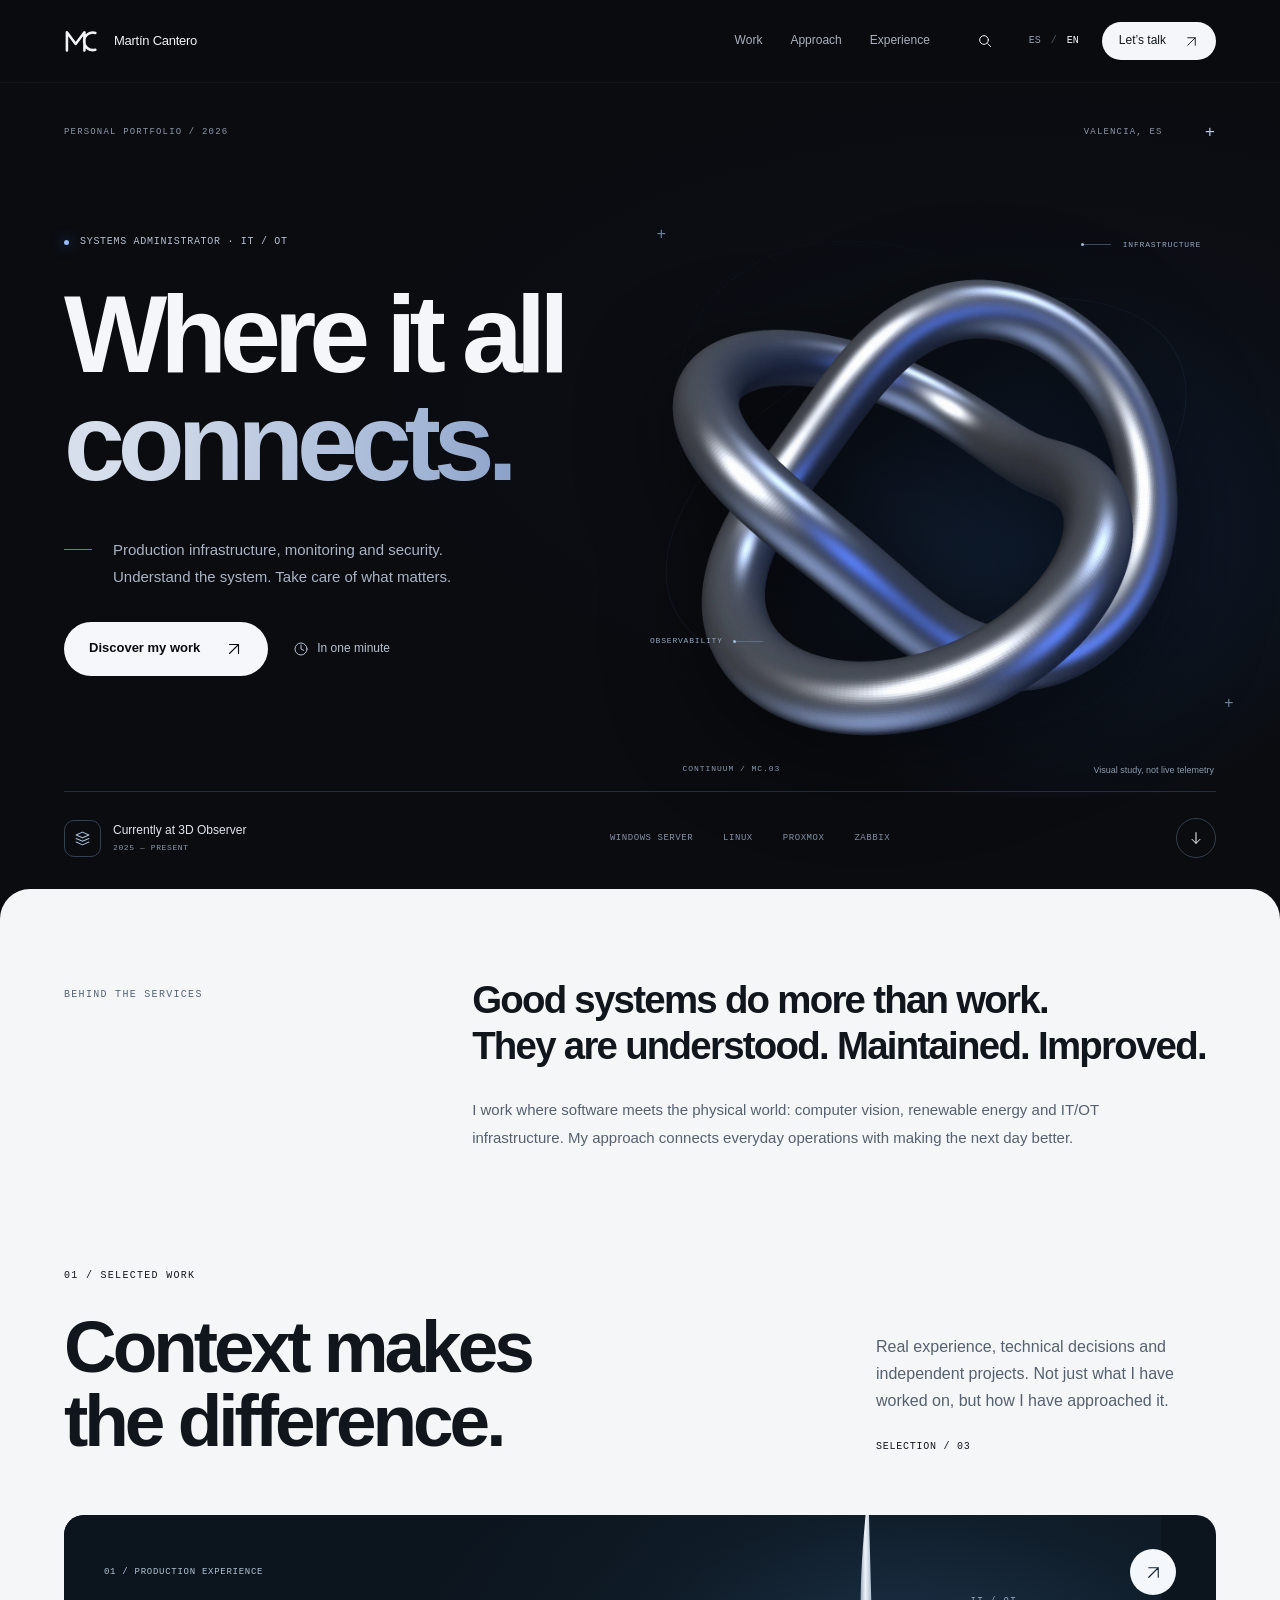
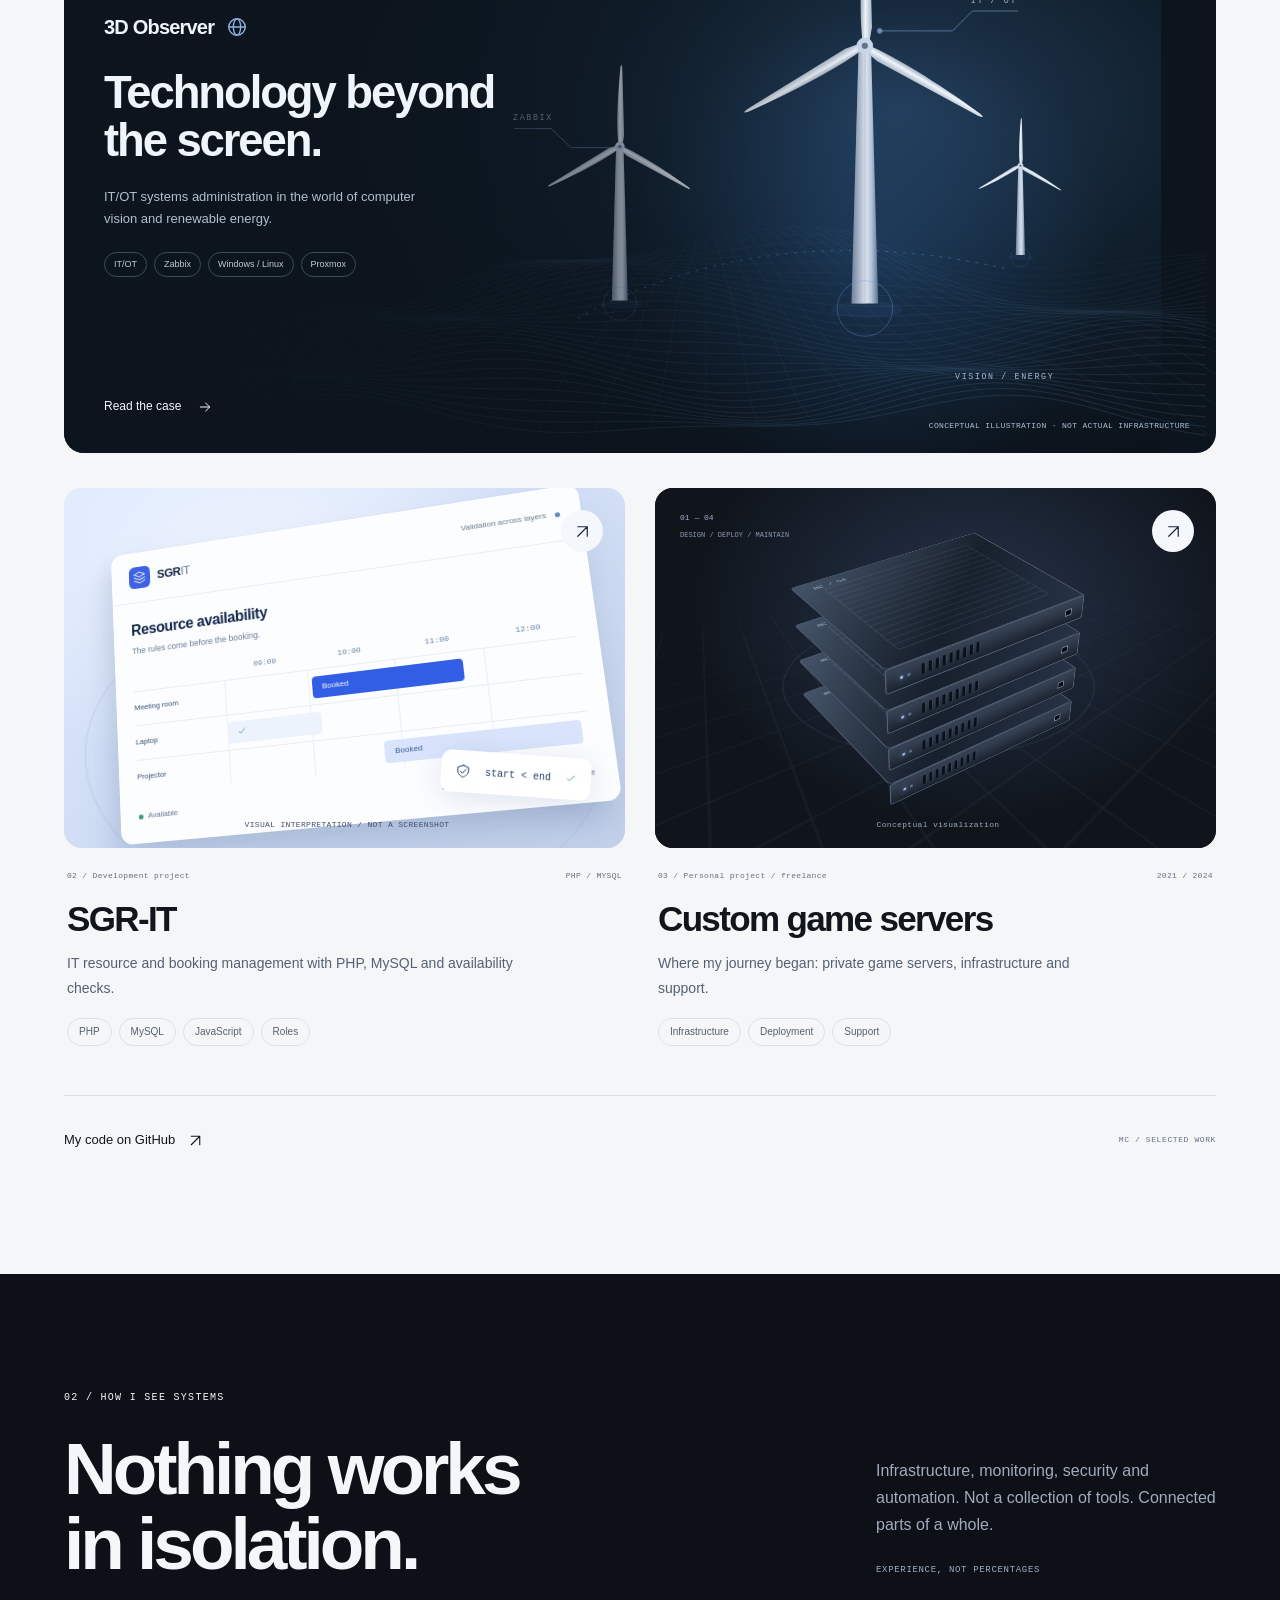
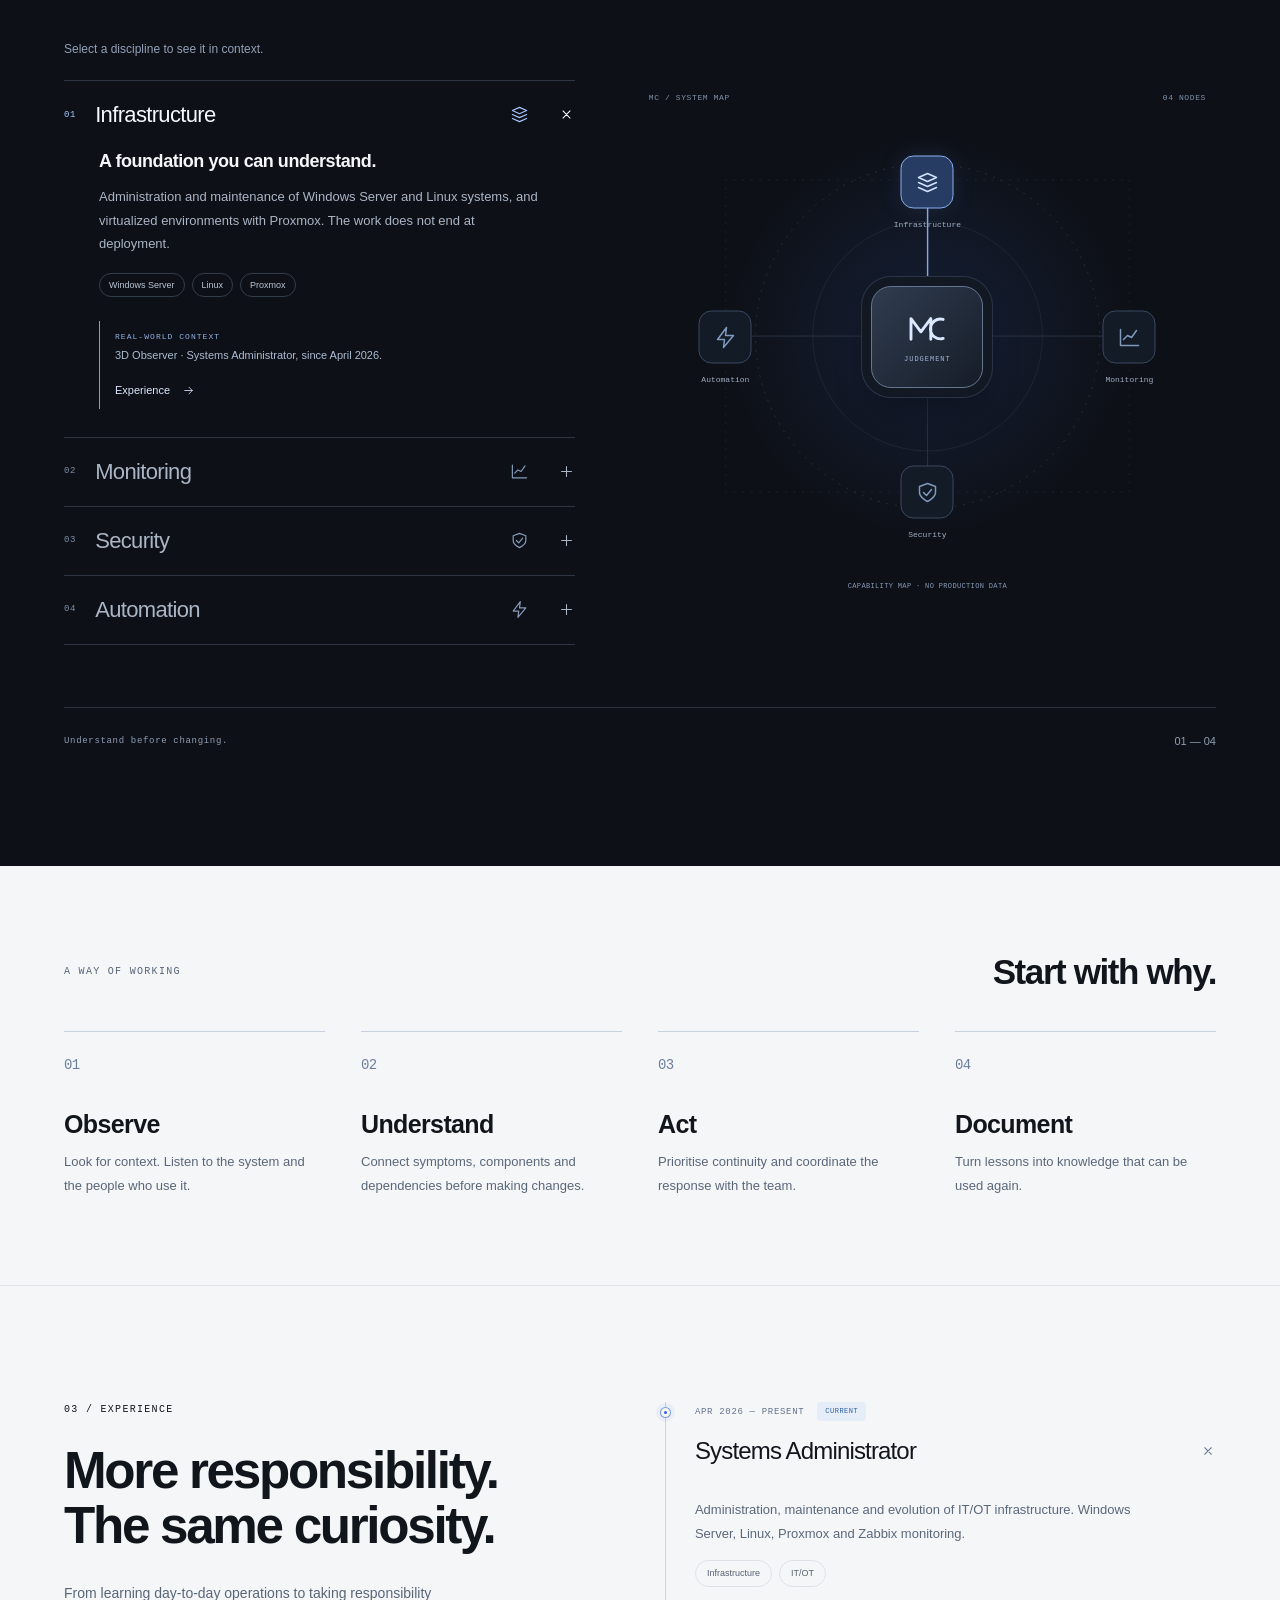
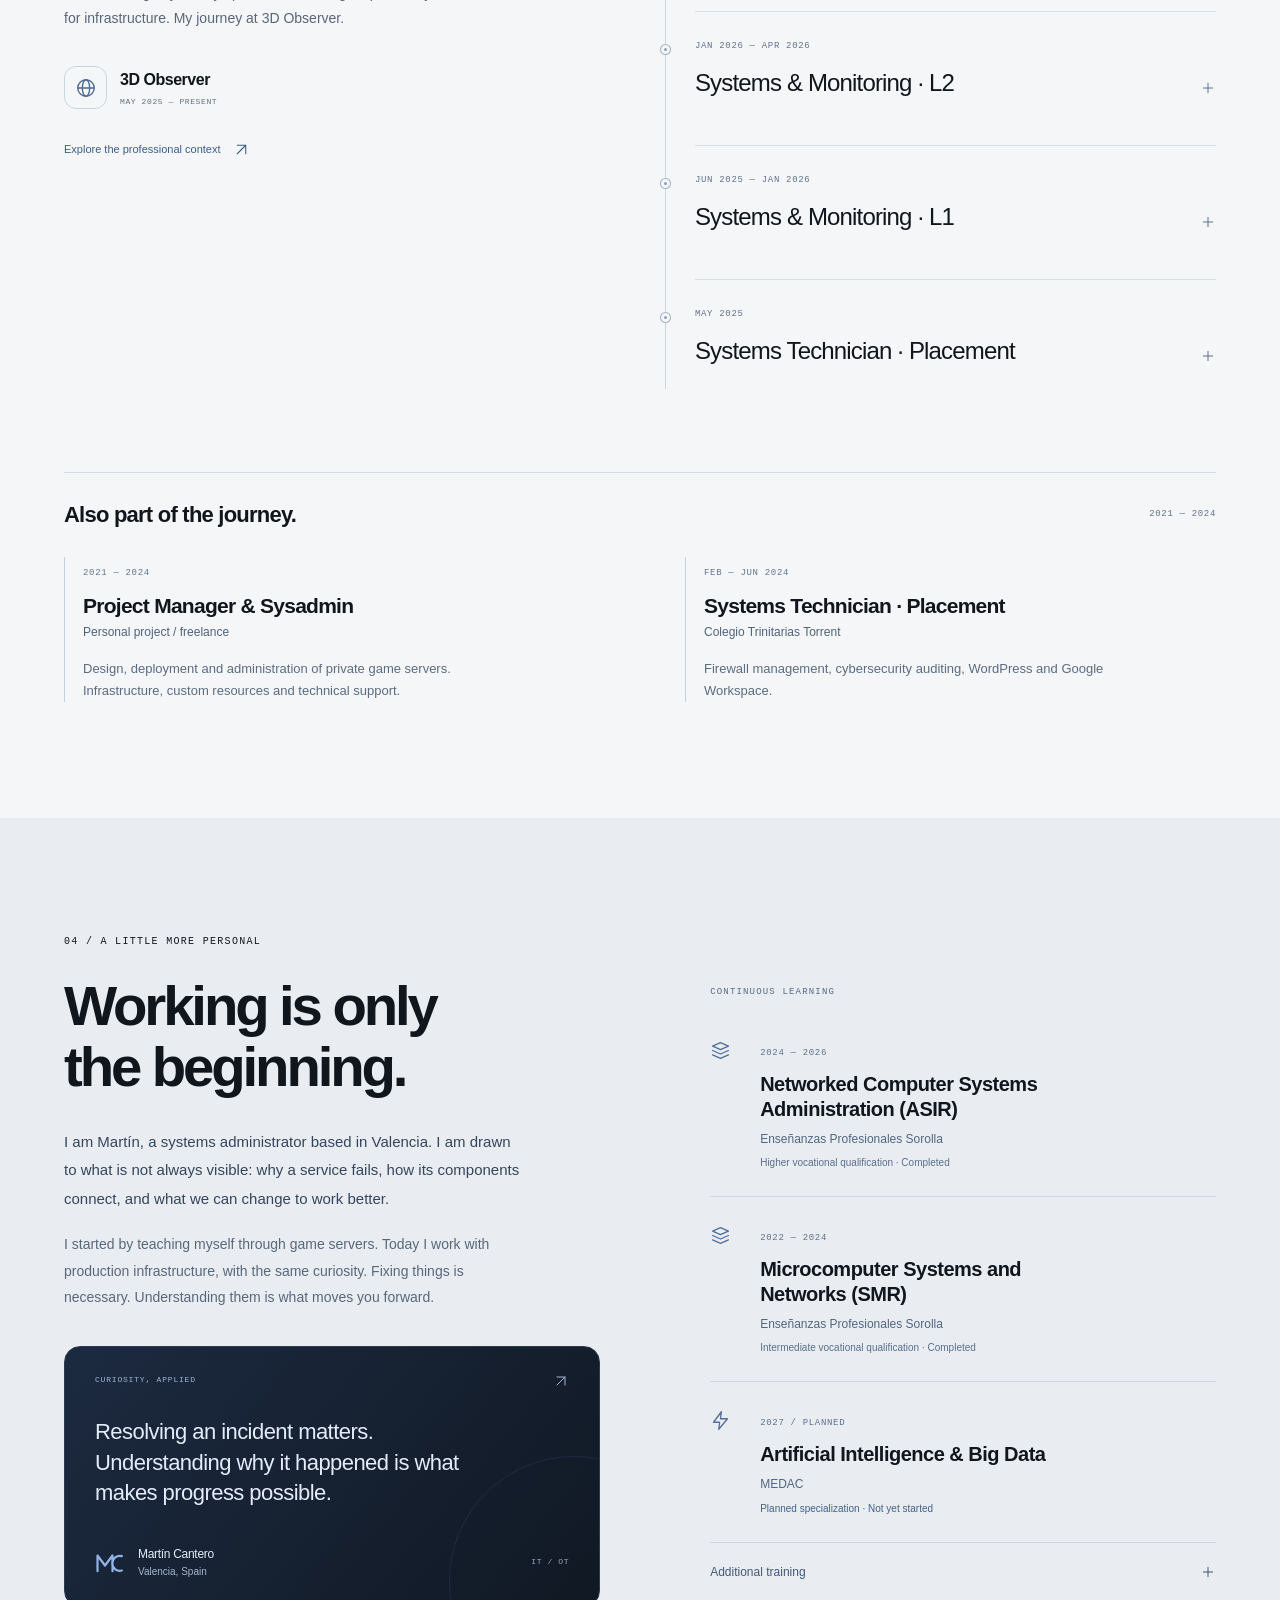
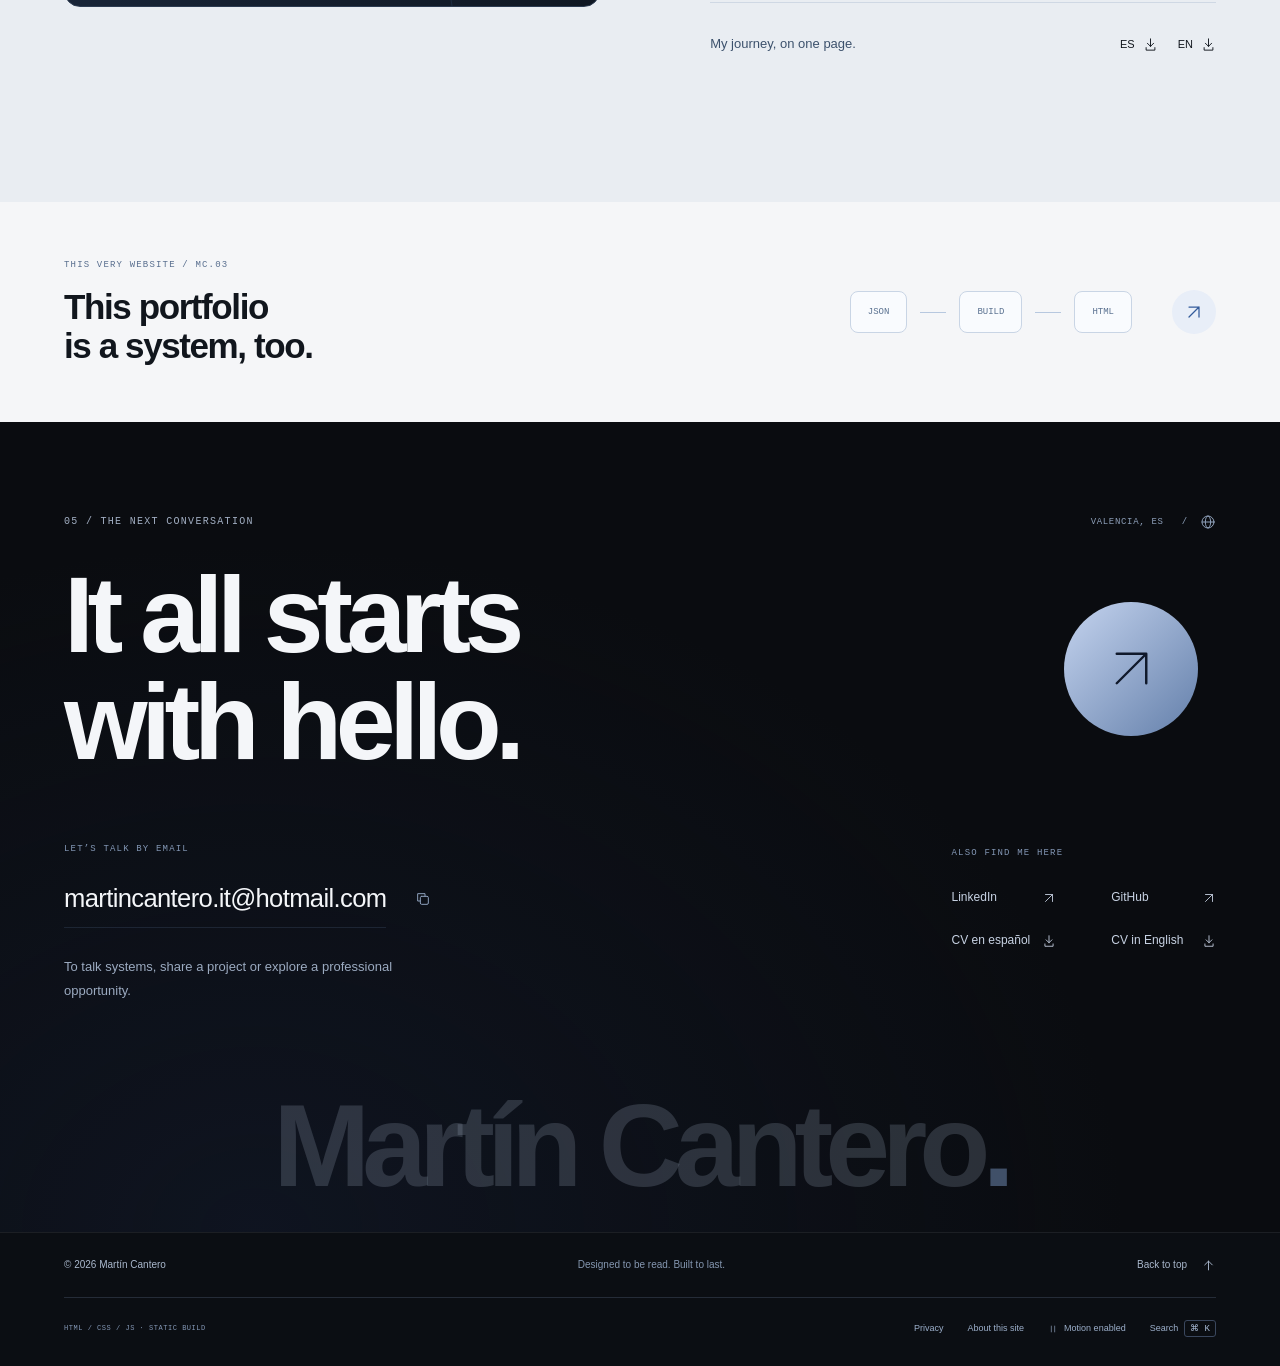
<file: en/index.html>
<!doctype html><html lang="en"><head><meta charset="utf-8"><meta name="viewport" content="width=device-width,initial-scale=1"><title>Martín Cantero — Infrastructure with intent.</title><meta name="description" content="IT/OT Systems Administrator based in Valencia. Production infrastructure, Windows Server, Linux, Proxmox, Zabbix, security and automation."><meta name="theme-color" content="#0a0c10"><meta name="color-scheme" content="light dark"><meta name="referrer" content="strict-origin-when-cross-origin"><link rel="canonical" href="https://martiincantero.github.io/en/"><link rel="alternate" hreflang="en" href="https://martiincantero.github.io/en/"><link rel="alternate" hreflang="es" href="https://martiincantero.github.io/es/"><link rel="alternate" hreflang="x-default" href="https://martiincantero.github.io/es/"><meta property="og:type" content="website"><meta property="og:title" content="Martín Cantero — Infrastructure with intent."><meta property="og:description" content="IT/OT Systems Administrator based in Valencia. Production infrastructure, Windows Server, Linux, Proxmox, Zabbix, security and automation."><meta property="og:locale" content="en_GB"><meta property="og:locale:alternate" content="es_ES"><meta property="og:url" content="https://martiincantero.github.io/en/"><meta property="og:image" content="https://martiincantero.github.io/images/og-en.png"><meta property="og:image:width" content="1200"><meta property="og:image:height" content="630"><meta property="og:image:alt" content="Martín Cantero — Infrastructure with intent."><meta name="twitter:card" content="summary_large_image"><link rel="icon" href="../favicon.svg" type="image/svg+xml"><link rel="preload" as="image" href="../art/continuum.webp"><link rel="stylesheet" href="../assets/site.8a98864c44.css"><script>try{if(matchMedia('(prefers-reduced-motion: reduce)').matches||localStorage.getItem('mc-motion')==='reduce')document.documentElement.classList.add('reduce-motion')}catch{}</script><script type="application/ld+json">{"@context":"https://schema.org","@type":"Person","name":"Martín Cantero","url":"https://martiincantero.github.io/en/","jobTitle":"IT/OT Systems Administrator","description":"IT/OT Systems Administrator based in Valencia. Production infrastructure, Windows Server, Linux, Proxmox, Zabbix, security and automation.","sameAs":["https://github.com/martiincantero","https://www.linkedin.com/in/martiincantero/"],"knowsAbout":["Windows Server","Linux","Proxmox","Zabbix","IT/OT"]}</script><script defer src="../assets/main.portable.fea59c9a5c.js"></script></head><body id="top" data-page="home" data-base="/" ><a class="skip-link" href="#main">Skip to content</a><div class="reading-line" aria-hidden="true"></div>
 <header class="site-header"><div class="header-inner wrap"><a class="brand" href="./index.html" aria-label="Go to homepage"><svg class="monogram " viewBox="0 0 48 40" fill="none" aria-hidden="true"><path d="M4 33V8l12 16L28 8v25M43 9a12 12 0 1 0 0 23" stroke="currentColor" stroke-width="3.5" stroke-linejoin="round" stroke-linecap="round"/></svg><span>Mart&#237;n Cantero</span></a><nav class="desktop-nav" aria-label="Main navigation"><a href="./index.html#work" data-nav-link="work">Work</a><a href="./index.html#expertise" data-nav-link="expertise">Approach</a><a href="./index.html#experience" data-nav-link="experience">Experience</a></nav><div class="header-actions"><button class="icon-button search-trigger js-only" type="button" data-open="command" aria-label="Search" title="Search (Ctrl / Cmd + K)"><svg class="icon " viewBox="0 0 24 24" fill="none" stroke="currentColor" stroke-width="1.5" stroke-linecap="round" stroke-linejoin="round" aria-hidden="true"><circle cx="10.5" cy="10.5" r="6.5"/><path d="m16 16 4.5 4.5"/></svg></button><nav class="language-switch" aria-label="Language"><a href="../es/index.html" lang="es" hreflang="es" data-language="es" >ES</a><span aria-hidden="true">/</span><a href="./index.html" lang="en" hreflang="en" data-language="en" aria-current="true">EN</a></nav><a class="header-contact" href="./index.html#contact">Let’s talk<svg class="icon " viewBox="0 0 24 24" fill="none" stroke="currentColor" stroke-width="1.5" stroke-linecap="round" stroke-linejoin="round" aria-hidden="true"><path d="m6 18 12-12M6 6h12v12"/></svg></a><button class="menu-trigger icon-button js-only" type="button" data-open="menu" aria-label="Menu"><span></span><span></span></button></div></div><nav class="no-js-nav wrap" aria-label="Navigate"><a href="./index.html#work">Work</a><a href="./index.html#expertise">Approach</a><a href="./index.html#experience">Experience</a><a href="./index.html#about">About</a><a href="./index.html#contact">Let’s talk</a></nav></header><main id="main"><section class="hero dark" aria-labelledby="hero-title"><div class="wrap"><div class="hero-topline mono"><span>PERSONAL PORTFOLIO / 2026</span><span>VALENCIA, ES <span class="coordinate-mark">+</span></span></div><div class="hero-main"><div class="hero-copy"><p class="eyebrow hero-eyebrow"><span class="signal-dot"></span>SYSTEMS ADMINISTRATOR · IT / OT</p><h1 id="hero-title"><span class="hero-line ">Where it all</span><span class="hero-line hero-gradient">connects.</span></h1><div class="hero-description"><span class="hero-copy-line"></span><p>Production infrastructure, monitoring and security. Understand the system. Take care of what matters.</p></div><div class="hero-actions"><a class="button button-white" href="#work">Discover my work<svg class="icon " viewBox="0 0 24 24" fill="none" stroke="currentColor" stroke-width="1.5" stroke-linecap="round" stroke-linejoin="round" aria-hidden="true"><path d="m6 18 12-12M6 6h12v12"/></svg></a><button class="quick-trigger js-only" data-open="quick" type="button" aria-label="Open professional overview"><svg class="icon " viewBox="0 0 24 24" fill="none" stroke="currentColor" stroke-width="1.5" stroke-linecap="round" stroke-linejoin="round" aria-hidden="true"><circle cx="12" cy="12" r="9"/><path d="M12 6v6l4 2"/></svg>In one minute</button></div></div><figure class="hero-art" data-parallax><div class="art-halo"></div><div class="art-orbit orbit-one"></div><div class="art-orbit orbit-two"></div><div class="sculpture-wrap"><img class="hero-sculpture" src="../art/continuum.webp" width="1600" height="1600" alt="Abstract sculpture of a continuous metal circuit" fetchpriority="high" decoding="async"></div><div class="art-label art-label-top"><i></i><span class="mono">INFRASTRUCTURE</span></div><div class="art-label art-label-bottom"><span class="mono">OBSERVABILITY</span><i></i></div><div class="art-coordinate coord-one" aria-hidden="true">+</div><div class="art-coordinate coord-two" aria-hidden="true">+</div><figcaption><span class="mono">CONTINUUM / MC.03</span><span>Visual study, not live telemetry</span></figcaption></figure></div><div class="hero-bottom"><div class="current-position"><span class="position-icon"><svg class="icon " viewBox="0 0 24 24" fill="none" stroke="currentColor" stroke-width="1.5" stroke-linecap="round" stroke-linejoin="round" aria-hidden="true"><path d="m3 7 9-4 9 4-9 4-9-4Zm0 5 9 4 9-4M3 17l9 4 9-4"/></svg></span><div><span>Currently at 3D Observer</span><span class="mono">2025 — PRESENT</span></div></div><div class="hero-stack mono"><span>WINDOWS SERVER</span><span>LINUX</span><span>PROXMOX</span><span>ZABBIX</span></div><a class="hero-scroll" href="#work" aria-label="Explore"><svg class="icon " viewBox="0 0 24 24" fill="none" stroke="currentColor" stroke-width="1.5" stroke-linecap="round" stroke-linejoin="round" aria-hidden="true"><path d="M12 4v16m-6-6 6 6 6-6"/></svg></a></div></div></section><section class="intro-section light"><div class="wrap intro-layout"><p class="eyebrow">BEHIND THE SERVICES</p><div><h2 data-reveal>Good systems do more than work.<br>They are understood. Maintained. Improved.</h2><p>I work where software meets the physical world: computer vision, renewable energy and IT/OT infrastructure. My approach connects everyday operations with making the next day better.</p></div></div></section><section class="work-section light" id="work" data-nav-section aria-labelledby="work-title"><div class="wrap section-space"><div class="section-heading"><div><p class="eyebrow">01 / SELECTED WORK</p><h2 id="work-title" data-reveal>Context makes<br>the difference.</h2></div><div class="section-aside"><p>Real experience, technical decisions and independent projects. Not just what I have worked on, but how I have approached it.</p><span class="mono">SELECTION / 03</span></div></div>
 <article class="feature-card" data-reveal><a class="feature-link" href="./work/3d-observer/index.html" aria-labelledby="project-3d-observer"><div class="feature-art"><svg class="wind-art" viewBox="0 0 1050 650" fill="none" aria-hidden="true"><defs><radialGradient id="home-wind-sky" cx="70%" cy="36%" r="70%"><stop stop-color="#203852"/><stop offset=".52" stop-color="#101e2b"/><stop offset="1" stop-color="#0b121a"/></radialGradient><linearGradient id="home-wind-metal"><stop stop-color="#536377"/><stop offset=".45" stop-color="#f1f5fa"/><stop offset=".75" stop-color="#b2c3d7"/><stop offset="1" stop-color="#5d728b"/></linearGradient><linearGradient id="home-wind-blade" x1="-6" y1="0" x2="7" y2="0" gradientUnits="userSpaceOnUse"><stop stop-color="#7b92ac"/><stop offset=".5" stop-color="#f1f5fa"/><stop offset="1" stop-color="#a5b5c8"/></linearGradient><radialGradient id="home-wind-halo"><stop stop-color="#4295f9" stop-opacity=".18"/><stop offset="1" stop-color="#4295f9" stop-opacity="0"/></radialGradient></defs><path fill="url(#home-wind-sky)" d="M0 0h1050v650H0z"/><circle cx="700" cy="405" r="290" fill="url(#home-wind-halo)"/><g stroke="#6591bd" stroke-width=".6"><path d="M0.0,414.0 L16.0,416.3 L32.0,418.0 L48.0,419.3 L64.0,420.0 L80.0,420.2 L96.0,420.1 L112.0,419.6 L128.0,419.0 L144.0,418.3 L160.0,417.5 L176.0,416.8 L192.0,416.3 L208.0,415.9 L224.0,415.7 L240.0,415.7 L256.0,415.9 L272.0,416.1 L288.0,416.4 L304.0,416.7 L320.0,416.8 L336.0,416.7 L352.0,416.2 L368.0,415.4 L384.0,414.2 L400.0,412.5 L416.0,410.3 L432.0,407.6 L448.0,404.6 L464.0,401.2 L480.0,397.6 L496.0,393.9 L512.0,390.2 L528.0,386.7 L544.0,383.6 L560.0,380.9 L576.0,378.7 L592.0,377.3 L608.0,376.6 L624.0,376.8 L640.0,377.8 L656.0,379.6 L672.0,382.1 L688.0,385.3 L704.0,389.1 L720.0,393.3 L736.0,397.7 L752.0,402.2 L768.0,406.7 L784.0,411.0 L800.0,414.9 L816.0,418.4 L832.0,421.3 L848.0,423.5 L864.0,425.1 L880.0,426.0 L896.0,426.3 L912.0,425.9 L928.0,425.1 L944.0,423.9 L960.0,422.4 L976.0,420.6 L992.0,418.8 L1008.0,417.1 L1024.0,415.4 L1040.0,413.9 L1056.0,412.7 L1072.0,411.6 L1088.0,410.8 L1104.0,410.2" opacity="0.10"/><path d="M0.0,423.4 L16.0,426.4 L32.0,428.8 L48.0,430.6 L64.0,431.7 L80.0,432.1 L96.0,432.1 L112.0,431.5 L128.0,430.5 L144.0,429.1 L160.0,427.7 L176.0,426.1 L192.0,424.5 L208.0,423.0 L224.0,421.7 L240.0,420.6 L256.0,419.7 L272.0,419.1 L288.0,418.6 L304.0,418.3 L320.0,418.0 L336.0,417.8 L352.0,417.4 L368.0,416.9 L384.0,416.2 L400.0,415.1 L416.0,413.7 L432.0,411.9 L448.0,409.8 L464.0,407.3 L480.0,404.6 L496.0,401.7 L512.0,398.6 L528.0,395.7 L544.0,392.8 L560.0,390.3 L576.0,388.2 L592.0,386.7 L608.0,385.8 L624.0,385.6 L640.0,386.2 L656.0,387.5 L672.0,389.7 L688.0,392.5 L704.0,396.0 L720.0,400.0 L736.0,404.4 L752.0,409.1 L768.0,413.8 L784.0,418.4 L800.0,422.8 L816.0,426.7 L832.0,430.1 L848.0,432.9 L864.0,435.0 L880.0,436.4 L896.0,437.0 L912.0,436.9 L928.0,436.1 L944.0,434.7 L960.0,432.8 L976.0,430.5 L992.0,428.0 L1008.0,425.4 L1024.0,422.8 L1040.0,420.3 L1056.0,417.9 L1072.0,415.9 L1088.0,414.1 L1104.0,412.7" opacity="0.11"/><path d="M0.0,431.8 L16.0,435.4 L32.0,438.3 L48.0,440.6 L64.0,442.2 L80.0,443.0 L96.0,443.2 L112.0,442.6 L128.0,441.5 L144.0,439.9 L160.0,437.8 L176.0,435.6 L192.0,433.2 L208.0,430.7 L224.0,428.4 L240.0,426.2 L256.0,424.3 L272.0,422.6 L288.0,421.3 L304.0,420.2 L320.0,419.4 L336.0,418.8 L352.0,418.3 L368.0,417.9 L384.0,417.5 L400.0,417.0 L416.0,416.3 L432.0,415.4 L448.0,414.2 L464.0,412.7 L480.0,411.0 L496.0,409.0 L512.0,406.9 L528.0,404.7 L544.0,402.5 L560.0,400.4 L576.0,398.6 L592.0,397.2 L608.0,396.2 L624.0,395.8 L640.0,396.0 L656.0,396.9 L672.0,398.6 L688.0,400.9 L704.0,404.0 L720.0,407.5 L736.0,411.6 L752.0,416.0 L768.0,420.6 L784.0,425.3 L800.0,429.8 L816.0,434.0 L832.0,437.8 L848.0,441.0 L864.0,443.6 L880.0,445.4 L896.0,446.4 L912.0,446.6 L928.0,446.0 L944.0,444.6 L960.0,442.7 L976.0,440.1 L992.0,437.2 L1008.0,433.9 L1024.0,430.6 L1040.0,427.2 L1056.0,423.9 L1072.0,420.9 L1088.0,418.2 L1104.0,415.9" opacity="0.12"/><path d="M0.0,439.2 L16.0,443.1 L32.0,446.6 L48.0,449.3 L64.0,451.4 L80.0,452.6 L96.0,453.1 L112.0,452.8 L128.0,451.7 L144.0,450.0 L160.0,447.7 L176.0,445.0 L192.0,442.0 L208.0,438.8 L224.0,435.6 L240.0,432.5 L256.0,429.6 L272.0,426.9 L288.0,424.6 L304.0,422.7 L320.0,421.2 L336.0,420.1 L352.0,419.3 L368.0,418.8 L384.0,418.6 L400.0,418.4 L416.0,418.3 L432.0,418.1 L448.0,417.8 L464.0,417.3 L480.0,416.7 L496.0,415.8 L512.0,414.7 L528.0,413.5 L544.0,412.2 L560.0,410.8 L576.0,409.5 L592.0,408.4 L608.0,407.6 L624.0,407.1 L640.0,407.1 L656.0,407.7 L672.0,408.9 L688.0,410.6 L704.0,413.0 L720.0,416.0 L736.0,419.5 L752.0,423.4 L768.0,427.6 L784.0,432.0 L800.0,436.3 L816.0,440.5 L832.0,444.4 L848.0,447.9 L864.0,450.8 L880.0,452.9 L896.0,454.3 L912.0,454.9 L928.0,454.6 L944.0,453.5 L960.0,451.6 L976.0,449.1 L992.0,446.0 L1008.0,442.4 L1024.0,438.6 L1040.0,434.6 L1056.0,430.6 L1072.0,426.8 L1088.0,423.2 L1104.0,420.0" opacity="0.13"/><path d="M0.0,445.8 L16.0,449.9 L32.0,453.6 L48.0,456.7 L64.0,459.1 L80.0,460.7 L96.0,461.6 L112.0,461.6 L128.0,460.8 L144.0,459.2 L160.0,456.9 L176.0,454.0 L192.0,450.7 L208.0,447.0 L224.0,443.2 L240.0,439.4 L256.0,435.6 L272.0,432.1 L288.0,428.9 L304.0,426.2 L320.0,423.9 L336.0,422.2 L352.0,420.9 L368.0,420.1 L384.0,419.8 L400.0,419.8 L416.0,420.0 L432.0,420.4 L448.0,420.9 L464.0,421.3 L480.0,421.7 L496.0,421.9 L512.0,422.0 L528.0,421.9 L544.0,421.6 L560.0,421.1 L576.0,420.6 L592.0,420.1 L608.0,419.6 L624.0,419.3 L640.0,419.3 L656.0,419.6 L672.0,420.3 L688.0,421.6 L704.0,423.3 L720.0,425.5 L736.0,428.3 L752.0,431.5 L768.0,435.0 L784.0,438.8 L800.0,442.7 L816.0,446.6 L832.0,450.3 L848.0,453.7 L864.0,456.7 L880.0,459.0 L896.0,460.7 L912.0,461.6 L928.0,461.7 L944.0,461.0 L960.0,459.4 L976.0,457.0 L992.0,454.0 L1008.0,450.4 L1024.0,446.4 L1040.0,442.1 L1056.0,437.7 L1072.0,433.3 L1088.0,429.1 L1104.0,425.2" opacity="0.14"/><path d="M0.0,452.0 L16.0,455.9 L32.0,459.6 L48.0,462.8 L64.0,465.4 L80.0,467.3 L96.0,468.5 L112.0,468.9 L128.0,468.5 L144.0,467.2 L160.0,465.1 L176.0,462.3 L192.0,458.9 L208.0,455.1 L224.0,450.9 L240.0,446.6 L256.0,442.3 L272.0,438.1 L288.0,434.2 L304.0,430.7 L320.0,427.7 L336.0,425.3 L352.0,423.4 L368.0,422.2 L384.0,421.6 L400.0,421.5 L416.0,421.9 L432.0,422.7 L448.0,423.7 L464.0,424.9 L480.0,426.2 L496.0,427.5 L512.0,428.6 L528.0,429.6 L544.0,430.4 L560.0,431.0 L576.0,431.4 L592.0,431.7 L608.0,431.8 L624.0,431.9 L640.0,432.0 L656.0,432.3 L672.0,432.7 L688.0,433.5 L704.0,434.6 L720.0,436.1 L736.0,438.0 L752.0,440.3 L768.0,443.0 L784.0,446.0 L800.0,449.1 L816.0,452.4 L832.0,455.7 L848.0,458.8 L864.0,461.5 L880.0,463.9 L896.0,465.7 L912.0,466.9 L928.0,467.3 L944.0,466.9 L960.0,465.7 L976.0,463.8 L992.0,461.1 L1008.0,457.7 L1024.0,453.8 L1040.0,449.5 L1056.0,444.9 L1072.0,440.2 L1088.0,435.6 L1104.0,431.3" opacity="0.15"/><path d="M0.0,458.1 L16.0,461.6 L32.0,464.9 L48.0,467.9 L64.0,470.5 L80.0,472.6 L96.0,474.0 L112.0,474.7 L128.0,474.6 L144.0,473.7 L160.0,472.0 L176.0,469.5 L192.0,466.4 L208.0,462.6 L224.0,458.4 L240.0,454.0 L256.0,449.3 L272.0,444.7 L288.0,440.3 L304.0,436.2 L320.0,432.6 L336.0,429.5 L352.0,427.1 L368.0,425.4 L384.0,424.4 L400.0,424.1 L416.0,424.4 L432.0,425.3 L448.0,426.7 L464.0,428.4 L480.0,430.4 L496.0,432.5 L512.0,434.7 L528.0,436.7 L544.0,438.6 L560.0,440.3 L576.0,441.7 L592.0,442.9 L608.0,443.7 L624.0,444.4 L640.0,444.9 L656.0,445.3 L672.0,445.7 L688.0,446.2 L704.0,446.8 L720.0,447.6 L736.0,448.7 L752.0,450.1 L768.0,451.8 L784.0,453.8 L800.0,456.0 L816.0,458.4 L832.0,460.9 L848.0,463.4 L864.0,465.8 L880.0,467.9 L896.0,469.6 L912.0,470.8 L928.0,471.4 L944.0,471.4 L960.0,470.6 L976.0,469.1 L992.0,466.9 L1008.0,464.0 L1024.0,460.5 L1040.0,456.4 L1056.0,452.0 L1072.0,447.4 L1088.0,442.7 L1104.0,438.1" opacity="0.16"/><path d="M0.0,464.4 L16.0,467.1 L32.0,469.8 L48.0,472.4 L64.0,474.7 L80.0,476.7 L96.0,478.2 L112.0,479.1 L128.0,479.3 L144.0,478.8 L160.0,477.5 L176.0,475.5 L192.0,472.7 L208.0,469.3 L224.0,465.4 L240.0,461.1 L256.0,456.5 L272.0,451.8 L288.0,447.1 L304.0,442.7 L320.0,438.6 L336.0,435.1 L352.0,432.2 L368.0,430.0 L384.0,428.5 L400.0,427.8 L416.0,427.9 L432.0,428.7 L448.0,430.2 L464.0,432.2 L480.0,434.7 L496.0,437.4 L512.0,440.3 L528.0,443.3 L544.0,446.1 L560.0,448.8 L576.0,451.3 L592.0,453.4 L608.0,455.1 L624.0,456.5 L640.0,457.6 L656.0,458.3 L672.0,458.8 L688.0,459.2 L704.0,459.5 L720.0,459.8 L736.0,460.1 L752.0,460.7 L768.0,461.4 L784.0,462.3 L800.0,463.5 L816.0,464.8 L832.0,466.4 L848.0,468.0 L864.0,469.7 L880.0,471.3 L896.0,472.6 L912.0,473.7 L928.0,474.4 L944.0,474.6 L960.0,474.1 L976.0,473.1 L992.0,471.4 L1008.0,469.1 L1024.0,466.1 L1040.0,462.6 L1056.0,458.7 L1072.0,454.4 L1088.0,449.9 L1104.0,445.4" opacity="0.17"/><path d="M0.0,471.2 L16.0,472.9 L32.0,474.7 L48.0,476.6 L64.0,478.4 L80.0,480.0 L96.0,481.3 L112.0,482.2 L128.0,482.6 L144.0,482.4 L160.0,481.6 L176.0,480.1 L192.0,477.9 L208.0,475.0 L224.0,471.6 L240.0,467.7 L256.0,463.4 L272.0,458.9 L288.0,454.4 L304.0,449.9 L320.0,445.7 L336.0,441.8 L352.0,438.6 L368.0,435.9 L384.0,434.1 L400.0,433.0 L416.0,432.7 L432.0,433.3 L448.0,434.6 L464.0,436.7 L480.0,439.3 L496.0,442.4 L512.0,445.8 L528.0,449.4 L544.0,453.1 L560.0,456.6 L576.0,460.0 L592.0,463.0 L608.0,465.6 L624.0,467.8 L640.0,469.6 L656.0,470.8 L672.0,471.7 L688.0,472.1 L704.0,472.3 L720.0,472.2 L736.0,472.0 L752.0,471.8 L768.0,471.6 L784.0,471.5 L800.0,471.6 L816.0,471.8 L832.0,472.3 L848.0,472.9 L864.0,473.7 L880.0,474.5 L896.0,475.3 L912.0,476.0 L928.0,476.5 L944.0,476.7 L960.0,476.5 L976.0,475.8 L992.0,474.7 L1008.0,472.9 L1024.0,470.7 L1040.0,467.9 L1056.0,464.6 L1072.0,460.9 L1088.0,457.0 L1104.0,452.9" opacity="0.18"/><path d="M0.0,478.5 L16.0,479.2 L32.0,480.0 L48.0,480.9 L64.0,481.9 L80.0,482.9 L96.0,483.8 L112.0,484.5 L128.0,484.9 L144.0,484.9 L160.0,484.4 L176.0,483.3 L192.0,481.7 L208.0,479.5 L224.0,476.8 L240.0,473.5 L256.0,469.9 L272.0,465.9 L288.0,461.7 L304.0,457.5 L320.0,453.4 L336.0,449.6 L352.0,446.1 L368.0,443.3 L384.0,441.1 L400.0,439.6 L416.0,439.0 L432.0,439.2 L448.0,440.3 L464.0,442.1 L480.0,444.7 L496.0,447.9 L512.0,451.5 L528.0,455.5 L544.0,459.7 L560.0,463.9 L576.0,467.9 L592.0,471.7 L608.0,475.2 L624.0,478.2 L640.0,480.6 L656.0,482.5 L672.0,483.8 L688.0,484.5 L704.0,484.7 L720.0,484.5 L736.0,484.0 L752.0,483.2 L768.0,482.3 L784.0,481.3 L800.0,480.3 L816.0,479.5 L832.0,478.8 L848.0,478.3 L864.0,478.0 L880.0,477.9 L896.0,477.9 L912.0,478.0 L928.0,478.1 L944.0,478.1 L960.0,478.0 L976.0,477.5 L992.0,476.8 L1008.0,475.7 L1024.0,474.1 L1040.0,472.1 L1056.0,469.6 L1072.0,466.8 L1088.0,463.6 L1104.0,460.2" opacity="0.19"/><path d="M0.0,486.5 L16.0,486.0 L32.0,485.7 L48.0,485.6 L64.0,485.7 L80.0,485.9 L96.0,486.1 L112.0,486.3 L128.0,486.5 L144.0,486.5 L160.0,486.2 L176.0,485.5 L192.0,484.4 L208.0,482.9 L224.0,480.9 L240.0,478.5 L256.0,475.6 L272.0,472.3 L288.0,468.8 L304.0,465.2 L320.0,461.5 L336.0,458.0 L352.0,454.7 L368.0,451.8 L384.0,449.5 L400.0,447.8 L416.0,446.8 L432.0,446.7 L448.0,447.4 L464.0,448.9 L480.0,451.2 L496.0,454.2 L512.0,457.7 L528.0,461.8 L544.0,466.2 L560.0,470.7 L576.0,475.2 L592.0,479.6 L608.0,483.7 L624.0,487.4 L640.0,490.5 L656.0,493.0 L672.0,494.8 L688.0,495.9 L704.0,496.4 L720.0,496.3 L736.0,495.6 L752.0,494.5 L768.0,493.1 L784.0,491.4 L800.0,489.6 L816.0,487.7 L832.0,486.0 L848.0,484.4 L864.0,483.0 L880.0,481.8 L896.0,480.9 L912.0,480.2 L928.0,479.7 L944.0,479.3 L960.0,479.0 L976.0,478.6 L992.0,478.2 L1008.0,477.5 L1024.0,476.6 L1040.0,475.3 L1056.0,473.8 L1072.0,471.9 L1088.0,469.7 L1104.0,467.2" opacity="0.20"/><path d="M0.0,495.1 L16.0,493.5 L32.0,492.1 L48.0,490.9 L64.0,489.9 L80.0,489.1 L96.0,488.5 L112.0,488.1 L128.0,487.9 L144.0,487.6 L160.0,487.3 L176.0,486.8 L192.0,486.2 L208.0,485.3 L224.0,484.0 L240.0,482.4 L256.0,480.4 L272.0,478.1 L288.0,475.5 L304.0,472.7 L320.0,469.7 L336.0,466.7 L352.0,463.9 L368.0,461.2 L384.0,459.0 L400.0,457.3 L416.0,456.1 L432.0,455.7 L448.0,456.0 L464.0,457.1 L480.0,458.9 L496.0,461.5 L512.0,464.8 L528.0,468.7 L544.0,472.9 L560.0,477.5 L576.0,482.2 L592.0,486.9 L608.0,491.3 L624.0,495.5 L640.0,499.1 L656.0,502.2 L672.0,504.5 L688.0,506.1 L704.0,507.0 L720.0,507.1 L736.0,506.6 L752.0,505.4 L768.0,503.6 L784.0,501.4 L800.0,499.0 L816.0,496.4 L832.0,493.7 L848.0,491.1 L864.0,488.6 L880.0,486.4 L896.0,484.5 L912.0,482.9 L928.0,481.7 L944.0,480.7 L960.0,480.0 L976.0,479.5 L992.0,479.1 L1008.0,478.7 L1024.0,478.3 L1040.0,477.8 L1056.0,477.1 L1072.0,476.1 L1088.0,474.9 L1104.0,473.5" opacity="0.21"/><path d="M0.0,504.1 L16.0,501.6 L32.0,499.2 L48.0,496.9 L64.0,494.8 L80.0,493.0 L96.0,491.5 L112.0,490.3 L128.0,489.4 L144.0,488.7 L160.0,488.2 L176.0,487.8 L192.0,487.4 L208.0,486.9 L224.0,486.3 L240.0,485.5 L256.0,484.4 L272.0,483.1 L288.0,481.5 L304.0,479.7 L320.0,477.7 L336.0,475.5 L352.0,473.3 L368.0,471.2 L384.0,469.4 L400.0,467.8 L416.0,466.6 L432.0,466.0 L448.0,466.0 L464.0,466.7 L480.0,468.1 L496.0,470.2 L512.0,473.0 L528.0,476.3 L544.0,480.2 L560.0,484.5 L576.0,489.1 L592.0,493.7 L608.0,498.3 L624.0,502.6 L640.0,506.6 L656.0,510.0 L672.0,512.9 L688.0,514.9 L704.0,516.2 L720.0,516.7 L736.0,516.4 L752.0,515.3 L768.0,513.5 L784.0,511.1 L800.0,508.3 L816.0,505.1 L832.0,501.8 L848.0,498.3 L864.0,495.0 L880.0,491.8 L896.0,489.0 L912.0,486.5 L928.0,484.4 L944.0,482.7 L960.0,481.5 L976.0,480.6 L992.0,480.1 L1008.0,479.8 L1024.0,479.7 L1040.0,479.7 L1056.0,479.7 L1072.0,479.7 L1088.0,479.5 L1104.0,479.1" opacity="0.22"/><path d="M0.0,513.1 L16.0,510.0 L32.0,506.7 L48.0,503.5 L64.0,500.5 L80.0,497.7 L96.0,495.2 L112.0,493.2 L128.0,491.5 L144.0,490.2 L160.0,489.3 L176.0,488.7 L192.0,488.4 L208.0,488.2 L224.0,488.0 L240.0,487.9 L256.0,487.7 L272.0,487.4 L288.0,486.8 L304.0,486.1 L320.0,485.1 L336.0,484.0 L352.0,482.7 L368.0,481.4 L384.0,480.1 L400.0,479.0 L416.0,478.0 L432.0,477.5 L448.0,477.3 L464.0,477.7 L480.0,478.6 L496.0,480.1 L512.0,482.3 L528.0,485.1 L544.0,488.3 L560.0,492.1 L576.0,496.2 L592.0,500.5 L608.0,504.8 L624.0,509.1 L640.0,513.1 L656.0,516.8 L672.0,519.8 L688.0,522.3 L704.0,523.9 L720.0,524.8 L736.0,524.8 L752.0,524.0 L768.0,522.4 L784.0,520.1 L800.0,517.1 L816.0,513.7 L832.0,509.9 L848.0,505.9 L864.0,501.9 L880.0,498.0 L896.0,494.3 L912.0,490.9 L928.0,488.0 L944.0,485.6 L960.0,483.7 L976.0,482.4 L992.0,481.5 L1008.0,481.2 L1024.0,481.2 L1040.0,481.5 L1056.0,482.1 L1072.0,482.7 L1088.0,483.4 L1104.0,484.1" opacity="0.23"/><path d="M0.0,521.9 L16.0,518.4 L32.0,514.6 L48.0,510.7 L64.0,506.8 L80.0,503.2 L96.0,499.9 L112.0,496.9 L128.0,494.5 L144.0,492.5 L160.0,491.1 L176.0,490.1 L192.0,489.6 L208.0,489.5 L224.0,489.6 L240.0,490.0 L256.0,490.5 L272.0,491.0 L288.0,491.5 L304.0,491.8 L320.0,492.0 L336.0,492.0 L352.0,491.8 L368.0,491.4 L384.0,490.9 L400.0,490.4 L416.0,490.0 L432.0,489.6 L448.0,489.5 L464.0,489.7 L480.0,490.3 L496.0,491.3 L512.0,492.8 L528.0,494.9 L544.0,497.4 L560.0,500.4 L576.0,503.8 L592.0,507.5 L608.0,511.3 L624.0,515.2 L640.0,519.0 L656.0,522.5 L672.0,525.6 L688.0,528.2 L704.0,530.2 L720.0,531.3 L736.0,531.7 L752.0,531.3 L768.0,530.0 L784.0,527.9 L800.0,525.1 L816.0,521.7 L832.0,517.8 L848.0,513.6 L864.0,509.2 L880.0,504.7 L896.0,500.4 L912.0,496.4 L928.0,492.7 L944.0,489.6 L960.0,487.1 L976.0,485.2 L992.0,483.9 L1008.0,483.2 L1024.0,483.2 L1040.0,483.6 L1056.0,484.5 L1072.0,485.7 L1088.0,487.1 L1104.0,488.6" opacity="0.24"/><path d="M0.0,530.2 L16.0,526.5 L32.0,522.4 L48.0,518.1 L64.0,513.7 L80.0,509.4 L96.0,505.4 L112.0,501.7 L128.0,498.5 L144.0,495.9 L160.0,493.8 L176.0,492.4 L192.0,491.5 L208.0,491.3 L224.0,491.5 L240.0,492.2 L256.0,493.1 L272.0,494.3 L288.0,495.6 L304.0,497.0 L320.0,498.2 L336.0,499.3 L352.0,500.2 L368.0,500.9 L384.0,501.5 L400.0,501.8 L416.0,502.0 L432.0,502.1 L448.0,502.2 L464.0,502.4 L480.0,502.8 L496.0,503.5 L512.0,504.4 L528.0,505.8 L544.0,507.5 L560.0,509.6 L576.0,512.1 L592.0,515.0 L608.0,518.1 L624.0,521.3 L640.0,524.5 L656.0,527.6 L672.0,530.5 L688.0,533.1 L704.0,535.1 L720.0,536.4 L736.0,537.1 L752.0,537.0 L768.0,536.2 L784.0,534.5 L800.0,532.0 L816.0,528.9 L832.0,525.2 L848.0,521.0 L864.0,516.5 L880.0,511.8 L896.0,507.2 L912.0,502.7 L928.0,498.5 L944.0,494.8 L960.0,491.7 L976.0,489.2 L992.0,487.4 L1008.0,486.3 L1024.0,486.0 L1040.0,486.4 L1056.0,487.3 L1072.0,488.8 L1088.0,490.7 L1104.0,492.9" opacity="0.25"/><path d="M0.0,537.5 L16.0,533.9 L32.0,529.9 L48.0,525.5 L64.0,520.9 L80.0,516.3 L96.0,511.7 L112.0,507.5 L128.0,503.7 L144.0,500.4 L160.0,497.8 L176.0,495.8 L192.0,494.5 L208.0,494.0 L224.0,494.1 L240.0,494.8 L256.0,496.0 L272.0,497.6 L288.0,499.6 L304.0,501.7 L320.0,503.9 L336.0,506.0 L352.0,508.0 L368.0,509.8 L384.0,511.4 L400.0,512.7 L416.0,513.7 L432.0,514.4 L448.0,515.0 L464.0,515.5 L480.0,515.9 L496.0,516.3 L512.0,516.8 L528.0,517.6 L544.0,518.5 L560.0,519.8 L576.0,521.3 L592.0,523.1 L608.0,525.3 L624.0,527.6 L640.0,530.0 L656.0,532.5 L672.0,534.9 L688.0,537.0 L704.0,538.9 L720.0,540.3 L736.0,541.1 L752.0,541.3 L768.0,540.8 L784.0,539.6 L800.0,537.6 L816.0,535.0 L832.0,531.7 L848.0,527.8 L864.0,523.5 L880.0,519.0 L896.0,514.3 L912.0,509.6 L928.0,505.2 L944.0,501.1 L960.0,497.5 L976.0,494.5 L992.0,492.3 L1008.0,490.8 L1024.0,490.1 L1040.0,490.2 L1056.0,491.0 L1072.0,492.6 L1088.0,494.7 L1104.0,497.2" opacity="0.26"/><path d="M0.0,543.7 L16.0,540.5 L32.0,536.8 L48.0,532.6 L64.0,528.1 L80.0,523.4 L96.0,518.7 L112.0,514.2 L128.0,509.9 L144.0,506.2 L160.0,503.0 L176.0,500.6 L192.0,498.8 L208.0,497.9 L224.0,497.7 L240.0,498.3 L256.0,499.5 L272.0,501.3 L288.0,503.7 L304.0,506.3 L320.0,509.2 L336.0,512.2 L352.0,515.2 L368.0,518.0 L384.0,520.6 L400.0,522.8 L416.0,524.7 L432.0,526.3 L448.0,527.5 L464.0,528.4 L480.0,529.0 L496.0,529.4 L512.0,529.7 L528.0,529.9 L544.0,530.2 L560.0,530.7 L576.0,531.3 L592.0,532.1 L608.0,533.1 L624.0,534.4 L640.0,535.8 L656.0,537.4 L672.0,539.0 L688.0,540.6 L704.0,542.0 L720.0,543.2 L736.0,544.0 L752.0,544.4 L768.0,544.2 L784.0,543.3 L800.0,541.9 L816.0,539.8 L832.0,537.1 L848.0,533.8 L864.0,530.0 L880.0,525.8 L896.0,521.4 L912.0,516.9 L928.0,512.5 L944.0,508.3 L960.0,504.5 L976.0,501.3 L992.0,498.6 L1008.0,496.7 L1024.0,495.6 L1040.0,495.4 L1056.0,496.0 L1072.0,497.3 L1088.0,499.4 L1104.0,502.1" opacity="0.27"/><path d="M0.0,548.5 L16.0,545.9 L32.0,542.7 L48.0,539.0 L64.0,534.9 L80.0,530.5 L96.0,525.9 L112.0,521.4 L128.0,517.1 L144.0,513.1 L160.0,509.6 L176.0,506.7 L192.0,504.6 L208.0,503.2 L224.0,502.7 L240.0,502.9 L256.0,504.0 L272.0,505.8 L288.0,508.3 L304.0,511.2 L320.0,514.6 L336.0,518.1 L352.0,521.8 L368.0,525.5 L384.0,528.9 L400.0,532.1 L416.0,534.9 L432.0,537.3 L448.0,539.2 L464.0,540.7 L480.0,541.7 L496.0,542.3 L512.0,542.5 L528.0,542.5 L544.0,542.3 L560.0,542.1 L576.0,541.8 L592.0,541.7 L608.0,541.6 L624.0,541.8 L640.0,542.1 L656.0,542.6 L672.0,543.3 L688.0,544.0 L704.0,544.8 L720.0,545.5 L736.0,546.1 L752.0,546.4 L768.0,546.3 L784.0,545.9 L800.0,544.9 L816.0,543.4 L832.0,541.3 L848.0,538.7 L864.0,535.6 L880.0,532.1 L896.0,528.3 L912.0,524.3 L928.0,520.2 L944.0,516.2 L960.0,512.5 L976.0,509.1 L992.0,506.3 L1008.0,504.1 L1024.0,502.7 L1040.0,502.1 L1056.0,502.3 L1072.0,503.3 L1088.0,505.2 L1104.0,507.8" opacity="0.28"/><path d="M0.0,552.2 L16.0,550.2 L32.0,547.7 L48.0,544.6 L64.0,541.1 L80.0,537.2 L96.0,533.1 L112.0,528.9 L128.0,524.8 L144.0,520.9 L160.0,517.3 L176.0,514.2 L192.0,511.8 L208.0,510.1 L224.0,509.1 L240.0,509.1 L256.0,509.8 L272.0,511.4 L288.0,513.7 L304.0,516.7 L320.0,520.2 L336.0,524.1 L352.0,528.2 L368.0,532.4 L384.0,536.6 L400.0,540.5 L416.0,544.2 L432.0,547.3 L448.0,550.0 L464.0,552.1 L480.0,553.6 L496.0,554.5 L512.0,554.9 L528.0,554.9 L544.0,554.4 L560.0,553.7 L576.0,552.8 L592.0,551.8 L608.0,550.8 L624.0,549.8 L640.0,549.0 L656.0,548.4 L672.0,548.0 L688.0,547.8 L704.0,547.7 L720.0,547.8 L736.0,547.8 L752.0,547.9 L768.0,547.8 L784.0,547.4 L800.0,546.8 L816.0,545.9 L832.0,544.5 L848.0,542.6 L864.0,540.4 L880.0,537.7 L896.0,534.7 L912.0,531.4 L928.0,527.9 L944.0,524.5 L960.0,521.1 L976.0,517.9 L992.0,515.1 L1008.0,512.9 L1024.0,511.2 L1040.0,510.3 L1056.0,510.2 L1072.0,510.8 L1088.0,512.3 L1104.0,514.6" opacity="0.29"/><path d="M0.0,554.6 L16.0,553.3 L32.0,551.5 L48.0,549.2 L64.0,546.5 L80.0,543.4 L96.0,540.0 L112.0,536.4 L128.0,532.8 L144.0,529.2 L160.0,525.8 L176.0,522.8 L192.0,520.3 L208.0,518.4 L224.0,517.2 L240.0,516.7 L256.0,517.1 L272.0,518.3 L288.0,520.3 L304.0,523.1 L320.0,526.5 L336.0,530.4 L352.0,534.7 L368.0,539.2 L384.0,543.7 L400.0,548.2 L416.0,552.4 L432.0,556.2 L448.0,559.6 L464.0,562.3 L480.0,564.4 L496.0,565.8 L512.0,566.5 L528.0,566.6 L544.0,566.1 L560.0,565.1 L576.0,563.8 L592.0,562.1 L608.0,560.3 L624.0,558.4 L640.0,556.6 L656.0,554.9 L672.0,553.4 L688.0,552.1 L704.0,551.0 L720.0,550.2 L736.0,549.6 L752.0,549.2 L768.0,548.8 L784.0,548.5 L800.0,548.0 L816.0,547.5 L832.0,546.7 L848.0,545.6 L864.0,544.2 L880.0,542.4 L896.0,540.4 L912.0,538.0 L928.0,535.4 L944.0,532.7 L960.0,529.9 L976.0,527.3 L992.0,524.8 L1008.0,522.7 L1024.0,521.0 L1040.0,519.9 L1056.0,519.5 L1072.0,519.8 L1088.0,520.9 L1104.0,522.7" opacity="0.30"/><path d="M0.0,556.2 L16.0,555.4 L32.0,554.3 L48.0,552.8 L64.0,551.0 L80.0,548.8 L96.0,546.4 L112.0,543.6 L128.0,540.7 L144.0,537.8 L160.0,534.9 L176.0,532.2 L192.0,529.8 L208.0,527.9 L224.0,526.6 L240.0,525.9 L256.0,525.9 L272.0,526.7 L288.0,528.3 L304.0,530.6 L320.0,533.7 L336.0,537.3 L352.0,541.5 L368.0,545.9 L384.0,550.6 L400.0,555.3 L416.0,559.9 L432.0,564.1 L448.0,568.0 L464.0,571.3 L480.0,573.9 L496.0,575.8 L512.0,576.9 L528.0,577.3 L544.0,577.0 L560.0,576.0 L576.0,574.4 L592.0,572.4 L608.0,570.0 L624.0,567.3 L640.0,564.6 L656.0,562.0 L672.0,559.4 L688.0,557.1 L704.0,555.0 L720.0,553.3 L736.0,551.9 L752.0,550.8 L768.0,550.0 L784.0,549.4 L800.0,548.9 L816.0,548.6 L832.0,548.2 L848.0,547.8 L864.0,547.1 L880.0,546.3 L896.0,545.3 L912.0,543.9 L928.0,542.4 L944.0,540.6 L960.0,538.8 L976.0,536.8 L992.0,534.9 L1008.0,533.2 L1024.0,531.8 L1040.0,530.7 L1056.0,530.2 L1072.0,530.2 L1088.0,530.8 L1104.0,532.2" opacity="0.31"/><path d="M0.0,557.2 L16.0,556.8 L32.0,556.3 L48.0,555.6 L64.0,554.7 L80.0,553.5 L96.0,552.0 L112.0,550.3 L128.0,548.4 L144.0,546.3 L160.0,544.2 L176.0,542.1 L192.0,540.1 L208.0,538.4 L224.0,537.1 L240.0,536.3 L256.0,536.1 L272.0,536.6 L288.0,537.7 L304.0,539.5 L320.0,542.0 L336.0,545.2 L352.0,548.9 L368.0,553.1 L384.0,557.5 L400.0,562.1 L416.0,566.8 L432.0,571.2 L448.0,575.3 L464.0,579.0 L480.0,582.0 L496.0,584.4 L512.0,585.9 L528.0,586.7 L544.0,586.7 L560.0,585.8 L576.0,584.3 L592.0,582.1 L608.0,579.4 L624.0,576.3 L640.0,573.0 L656.0,569.5 L672.0,566.1 L688.0,562.8 L704.0,559.8 L720.0,557.1 L736.0,554.9 L752.0,553.0 L768.0,551.6 L784.0,550.6 L800.0,550.0 L816.0,549.6 L832.0,549.5 L848.0,549.5 L864.0,549.5 L880.0,549.5 L896.0,549.4 L912.0,549.2 L928.0,548.7 L944.0,548.1 L960.0,547.2 L976.0,546.3 L992.0,545.2 L1008.0,544.1 L1024.0,543.1 L1040.0,542.4 L1056.0,541.9 L1072.0,541.7 L1088.0,542.1 L1104.0,543.0" opacity="0.32"/><path d="M0.0,558.2 L16.0,557.9 L32.0,557.8 L48.0,557.7 L64.0,557.6 L80.0,557.3 L96.0,556.9 L112.0,556.3 L128.0,555.5 L144.0,554.4 L160.0,553.3 L176.0,552.0 L192.0,550.7 L208.0,549.5 L224.0,548.5 L240.0,547.8 L256.0,547.5 L272.0,547.7 L288.0,548.4 L304.0,549.7 L320.0,551.7 L336.0,554.2 L352.0,557.3 L368.0,560.8 L384.0,564.8 L400.0,569.0 L416.0,573.4 L432.0,577.7 L448.0,581.8 L464.0,585.6 L480.0,588.8 L496.0,591.5 L512.0,593.4 L528.0,594.6 L544.0,594.9 L560.0,594.4 L576.0,593.1 L592.0,591.0 L608.0,588.2 L624.0,585.0 L640.0,581.3 L656.0,577.3 L672.0,573.3 L688.0,569.3 L704.0,565.5 L720.0,561.9 L736.0,558.8 L752.0,556.2 L768.0,554.1 L784.0,552.6 L800.0,551.5 L816.0,551.0 L832.0,550.9 L848.0,551.1 L864.0,551.6 L880.0,552.3 L896.0,553.1 L912.0,553.8 L928.0,554.4 L944.0,554.9 L960.0,555.2 L976.0,555.3 L992.0,555.2 L1008.0,555.0 L1024.0,554.7 L1040.0,554.4 L1056.0,554.2 L1072.0,554.1 L1088.0,554.3 L1104.0,554.9" opacity="0.33"/><path d="M0.0,559.5 L16.0,559.2 L32.0,559.3 L48.0,559.6 L64.0,560.1 L80.0,560.7 L96.0,561.2 L112.0,561.6 L128.0,561.9 L144.0,562.0 L160.0,561.9 L176.0,561.7 L192.0,561.3 L208.0,560.8 L224.0,560.3 L240.0,560.0 L256.0,559.8 L272.0,559.8 L288.0,560.3 L304.0,561.1 L320.0,562.5 L336.0,564.3 L352.0,566.7 L368.0,569.5 L384.0,572.7 L400.0,576.2 L416.0,580.0 L432.0,583.9 L448.0,587.7 L464.0,591.3 L480.0,594.6 L496.0,597.3 L512.0,599.5 L528.0,601.0 L544.0,601.6 L560.0,601.5 L576.0,600.5 L592.0,598.7 L608.0,596.2 L624.0,593.0 L640.0,589.2 L656.0,585.1 L672.0,580.7 L688.0,576.2 L704.0,571.8 L720.0,567.7 L736.0,563.8 L752.0,560.5 L768.0,557.7 L784.0,555.6 L800.0,554.0 L816.0,553.2 L832.0,552.9 L848.0,553.2 L864.0,553.9 L880.0,555.0 L896.0,556.4 L912.0,557.9 L928.0,559.5 L944.0,561.0 L960.0,562.4 L976.0,563.7 L992.0,564.7 L1008.0,565.5 L1024.0,566.0 L1040.0,566.4 L1056.0,566.7 L1072.0,566.9 L1088.0,567.2 L1104.0,567.6" opacity="0.34"/><path d="M0.0,561.5 L16.0,561.1 L32.0,561.1 L48.0,561.7 L64.0,562.6 L80.0,563.7 L96.0,565.0 L112.0,566.4 L128.0,567.7 L144.0,568.9 L160.0,570.0 L176.0,570.8 L192.0,571.4 L208.0,571.9 L224.0,572.1 L240.0,572.3 L256.0,572.4 L272.0,572.6 L288.0,572.9 L304.0,573.5 L320.0,574.3 L336.0,575.5 L352.0,577.1 L368.0,579.0 L384.0,581.4 L400.0,584.1 L416.0,587.0 L432.0,590.2 L448.0,593.4 L464.0,596.5 L480.0,599.5 L496.0,602.1 L512.0,604.3 L528.0,605.9 L544.0,606.9 L560.0,607.1 L576.0,606.5 L592.0,605.1 L608.0,602.9 L624.0,600.0 L640.0,596.5 L656.0,592.4 L672.0,588.0 L688.0,583.4 L704.0,578.7 L720.0,574.1 L736.0,569.8 L752.0,565.9 L768.0,562.6 L784.0,559.8 L800.0,557.8 L816.0,556.5 L832.0,555.9 L848.0,556.0 L864.0,556.8 L880.0,558.1 L896.0,559.9 L912.0,562.0 L928.0,564.3 L944.0,566.7 L960.0,569.1 L976.0,571.4 L992.0,573.5 L1008.0,575.3 L1024.0,576.8 L1040.0,578.1 L1056.0,579.0 L1072.0,579.7 L1088.0,580.3 L1104.0,580.7" opacity="0.35"/><path d="M0.0,564.7 L16.0,563.9 L32.0,563.8 L48.0,564.3 L64.0,565.4 L80.0,566.9 L96.0,568.8 L112.0,570.9 L128.0,573.1 L144.0,575.3 L160.0,577.4 L176.0,579.3 L192.0,581.0 L208.0,582.4 L224.0,583.6 L240.0,584.4 L256.0,585.1 L272.0,585.6 L288.0,586.0 L304.0,586.4 L320.0,586.9 L336.0,587.5 L352.0,588.4 L368.0,589.5 L384.0,590.9 L400.0,592.6 L416.0,594.6 L432.0,596.8 L448.0,599.1 L464.0,601.6 L480.0,604.0 L496.0,606.2 L512.0,608.2 L528.0,609.7 L544.0,610.7 L560.0,611.2 L576.0,610.9 L592.0,610.0 L608.0,608.3 L624.0,605.9 L640.0,602.8 L656.0,599.1 L672.0,595.0 L688.0,590.5 L704.0,585.9 L720.0,581.2 L736.0,576.6 L752.0,572.4 L768.0,568.6 L784.0,565.4 L800.0,562.9 L816.0,561.1 L832.0,560.2 L848.0,560.0 L864.0,560.6 L880.0,561.9 L896.0,563.8 L912.0,566.2 L928.0,569.0 L944.0,572.1 L960.0,575.3 L976.0,578.5 L992.0,581.5 L1008.0,584.4 L1024.0,586.9 L1040.0,589.0 L1056.0,590.7 L1072.0,592.1 L1088.0,593.1 L1104.0,593.8" opacity="0.36"/><path d="M0.0,569.2 L16.0,568.0 L32.0,567.5 L48.0,567.9 L64.0,568.9 L80.0,570.5 L96.0,572.7 L112.0,575.3 L128.0,578.2 L144.0,581.2 L160.0,584.2 L176.0,587.1 L192.0,589.8 L208.0,592.2 L224.0,594.3 L240.0,596.0 L256.0,597.4 L272.0,598.4 L288.0,599.1 L304.0,599.5 L320.0,599.9 L336.0,600.1 L352.0,600.4 L368.0,600.7 L384.0,601.2 L400.0,601.9 L416.0,602.8 L432.0,603.9 L448.0,605.3 L464.0,606.8 L480.0,608.3 L496.0,609.9 L512.0,611.4 L528.0,612.6 L544.0,613.6 L560.0,614.1 L576.0,614.1 L592.0,613.5 L608.0,612.3 L624.0,610.4 L640.0,607.9 L656.0,604.9 L672.0,601.2 L688.0,597.2 L704.0,592.9 L720.0,588.5 L736.0,584.0 L752.0,579.7 L768.0,575.8 L784.0,572.3 L800.0,569.4 L816.0,567.3 L832.0,565.9 L848.0,565.3 L864.0,565.6 L880.0,566.7 L896.0,568.5 L912.0,571.0 L928.0,574.1 L944.0,577.5 L960.0,581.3 L976.0,585.1 L992.0,589.0 L1008.0,592.6 L1024.0,596.0 L1040.0,599.0 L1056.0,601.6 L1072.0,603.7 L1088.0,605.2 L1104.0,606.3" opacity="0.37"/><path d="M0.0,575.2 L16.0,573.5 L32.0,572.7 L48.0,572.7 L64.0,573.5 L80.0,575.1 L96.0,577.3 L112.0,580.1 L128.0,583.3 L144.0,586.9 L160.0,590.6 L176.0,594.3 L192.0,597.8 L208.0,601.2 L224.0,604.1 L240.0,606.7 L256.0,608.8 L272.0,610.5 L288.0,611.6 L304.0,612.4 L320.0,612.7 L336.0,612.8 L352.0,612.7 L368.0,612.4 L384.0,612.1 L400.0,611.9 L416.0,611.7 L432.0,611.8 L448.0,612.0 L464.0,612.4 L480.0,612.9 L496.0,613.6 L512.0,614.4 L528.0,615.1 L544.0,615.7 L560.0,616.1 L576.0,616.2 L592.0,615.8 L608.0,615.1 L624.0,613.8 L640.0,611.9 L656.0,609.5 L672.0,606.6 L688.0,603.3 L704.0,599.6 L720.0,595.7 L736.0,591.6 L752.0,587.6 L768.0,583.8 L784.0,580.3 L800.0,577.2 L816.0,574.8 L832.0,573.1 L848.0,572.2 L864.0,572.1 L880.0,572.9 L896.0,574.5 L912.0,576.8 L928.0,579.8 L944.0,583.3 L960.0,587.3 L976.0,591.5 L992.0,595.9 L1008.0,600.2 L1024.0,604.3 L1040.0,608.0 L1056.0,611.4 L1072.0,614.2 L1088.0,616.4 L1104.0,618.0" opacity="0.38"/><path d="M0.0,582.6 L16.0,580.6 L32.0,579.4 L48.0,579.0 L64.0,579.5 L80.0,580.8 L96.0,582.8 L112.0,585.6 L128.0,588.9 L144.0,592.7 L160.0,596.8 L176.0,601.0 L192.0,605.2 L208.0,609.3 L224.0,613.1 L240.0,616.4 L256.0,619.3 L272.0,621.6 L288.0,623.3 L304.0,624.5 L320.0,625.1 L336.0,625.2 L352.0,624.9 L368.0,624.2 L384.0,623.3 L400.0,622.3 L416.0,621.2 L432.0,620.2 L448.0,619.3 L464.0,618.6 L480.0,618.0 L496.0,617.7 L512.0,617.6 L528.0,617.5 L544.0,617.6 L560.0,617.6 L576.0,617.5 L592.0,617.3 L608.0,616.8 L624.0,616.0 L640.0,614.8 L656.0,613.1 L672.0,611.0 L688.0,608.5 L704.0,605.7 L720.0,602.5 L736.0,599.1 L752.0,595.7 L768.0,592.3 L784.0,589.0 L800.0,586.1 L816.0,583.7 L832.0,581.8 L848.0,580.6 L864.0,580.2 L880.0,580.6 L896.0,581.8 L912.0,583.8 L928.0,586.5 L944.0,589.9 L960.0,593.8 L976.0,598.1 L992.0,602.6 L1008.0,607.3 L1024.0,611.8 L1040.0,616.1 L1056.0,620.1 L1072.0,623.5 L1088.0,626.3 L1104.0,628.5" opacity="0.39"/><path d="M308.0,416.7 L277.3,418.9 L246.6,425.4 L215.8,437.2 L185.1,452.2 L154.4,465.9 L123.7,474.7 L93.0,477.9 L62.2,478.2 L31.5,479.9 L0.8,486.5 L-29.9,498.1 L-60.6,511.8 L-91.4,523.2 L-122.1,529.1 L-152.8,529.9 L-183.5,528.7 L-214.2,530.1 L-245.0,536.8 L-275.7,548.1 L-306.4,560.5 L-337.1,569.6 L-367.8,573.2 L-398.6,572.1 L-429.3,570.5 L-460.0,572.4 L-490.7,579.9 L-521.4,591.5 L-552.2,603.2 L-582.9,610.8 " opacity=".19"/><path d="M320.0,416.8 L291.2,418.5 L262.4,423.6 L233.6,433.7 L204.8,447.8 L176.0,462.3 L147.2,473.4 L118.4,479.2 L89.6,480.8 L60.8,481.7 L32.0,485.7 L3.2,494.8 L-25.6,507.8 L-54.4,521.4 L-83.2,531.7 L-112.0,536.7 L-140.8,537.4 L-169.6,537.2 L-198.4,540.0 L-227.2,547.9 L-256.0,559.9 L-284.8,572.6 L-313.6,582.1 L-342.4,586.4 L-371.2,586.3 L-400.0,585.3 L-428.8,587.2 L-457.6,594.2 L-486.4,605.4 L-515.2,617.6 " opacity=".19"/><path d="M332.0,416.7 L305.1,418.3 L278.2,422.0 L251.4,430.4 L224.5,443.1 L197.6,457.6 L170.7,470.4 L143.8,478.8 L117.0,482.4 L90.1,483.5 L63.2,485.7 L36.3,491.8 L9.4,502.6 L-17.4,516.3 L-44.3,529.5 L-71.2,538.9 L-98.1,543.3 L-125.0,544.3 L-151.8,545.0 L-178.7,548.8 L-205.6,557.4 L-232.5,569.8 L-259.4,582.9 L-286.2,593.1 L-313.1,598.5 L-340.0,599.7 L-366.9,599.4 L-393.8,601.2 L-420.6,607.5 L-447.5,618.3 " opacity=".19"/><path d="M344.0,416.5 L319.0,418.0 L294.1,420.8 L269.1,427.4 L244.2,438.4 L219.2,452.2 L194.2,465.9 L169.3,476.4 L144.3,482.4 L119.4,484.7 L94.4,486.1 L69.4,489.6 L44.5,497.4 L19.5,509.2 L-5.4,523.1 L-30.4,535.7 L-55.4,544.4 L-80.3,548.7 L-105.3,550.0 L-130.2,551.3 L-155.2,555.7 L-180.2,564.5 L-205.1,577.0 L-230.1,590.3 L-255.0,601.5 L-280.0,608.3 L-305.0,610.9 L-329.9,611.4 L-354.9,613.1 L-379.8,618.4 " opacity=".19"/><path d="M356.0,416.1 L333.0,417.8 L309.9,419.9 L286.9,424.8 L263.8,433.8 L240.8,446.4 L217.8,460.1 L194.7,472.2 L171.7,480.5 L148.6,484.8 L125.6,486.5 L102.6,488.4 L79.5,493.0 L56.5,501.9 L33.4,514.2 L10.4,527.8 L-12.6,539.9 L-35.7,548.2 L-58.7,552.4 L-81.8,554.0 L-104.8,555.7 L-127.8,560.1 L-150.9,568.6 L-173.9,580.7 L-197.0,594.1 L-220.0,606.1 L-243.0,614.4 L-266.1,618.6 L-289.1,620.0 L-312.2,621.4 " opacity=".19"/><path d="M368.0,415.4 L346.9,417.6 L325.8,419.1 L304.6,422.7 L283.5,429.8 L262.4,440.6 L241.3,453.6 L220.2,466.4 L199.0,476.7 L177.9,483.2 L156.8,486.2 L135.7,487.7 L114.6,490.1 L93.4,495.6 L72.3,504.9 L51.2,517.2 L30.1,530.4 L9.0,542.0 L-12.2,550.1 L-33.3,554.4 L-54.4,556.2 L-75.5,557.9 L-96.6,561.9 L-117.8,569.5 L-138.9,580.7 L-160.0,593.8 L-181.1,606.3 L-202.2,616.0 L-223.4,621.8 L-244.5,624.4 " opacity=".19"/><path d="M380.0,414.5 L360.8,417.2 L341.6,418.6 L322.4,421.0 L303.2,426.3 L284.0,435.1 L264.8,446.8 L245.6,459.5 L226.4,471.0 L207.2,479.7 L188.0,484.7 L168.8,487.1 L149.6,488.5 L130.4,491.3 L111.2,497.1 L92.0,506.4 L72.8,518.3 L53.6,531.0 L34.4,542.2 L15.2,550.3 L-4.0,554.9 L-23.2,556.9 L-42.4,558.4 L-61.6,561.6 L-80.8,567.9 L-100.0,577.7 L-119.2,589.9 L-138.4,602.5 L-157.6,613.3 L-176.8,620.8 " opacity=".19"/><path d="M392.0,413.4 L374.7,416.6 L357.4,418.2 L340.2,419.9 L322.9,423.6 L305.6,430.4 L288.3,440.2 L271.0,452.1 L253.8,464.0 L236.5,474.3 L219.2,481.6 L201.9,485.7 L184.6,487.6 L167.4,489.0 L150.1,491.9 L132.8,497.7 L115.5,506.6 L98.2,518.0 L81.0,530.2 L63.7,541.2 L46.4,549.4 L29.1,554.5 L11.8,556.9 L-5.4,558.3 L-22.7,560.6 L-40.0,565.3 L-57.3,573.3 L-74.6,584.1 L-91.8,596.3 L-109.1,607.8 " opacity=".19"/><path d="M404.0,412.0 L388.6,415.9 L373.3,417.8 L357.9,419.1 L342.6,421.6 L327.2,426.5 L311.8,434.4 L296.5,444.7 L281.1,456.3 L265.8,467.5 L250.4,476.6 L235.0,483.0 L219.7,486.5 L204.3,488.2 L189.0,489.7 L173.6,492.5 L158.2,498.0 L142.9,506.4 L127.5,517.2 L112.2,528.9 L96.8,539.8 L81.4,548.6 L66.1,554.5 L50.7,557.7 L35.4,559.4 L20.0,561.0 L4.6,564.4 L-10.7,570.5 L-26.1,579.5 L-41.4,590.6 " opacity=".19"/><path d="M416.0,410.3 L402.6,414.9 L389.1,417.3 L375.7,418.7 L362.2,420.4 L348.8,423.8 L335.4,429.7 L321.9,438.2 L308.5,448.7 L295.0,459.8 L281.6,470.3 L268.2,478.7 L254.7,484.5 L241.3,487.9 L227.8,489.7 L214.4,491.3 L201.0,494.1 L187.5,499.2 L174.1,507.0 L160.6,517.1 L147.2,528.5 L133.8,539.7 L120.3,549.3 L106.9,556.5 L93.4,561.1 L80.0,563.7 L66.6,565.6 L53.1,568.1 L39.7,572.6 L26.2,579.7 " opacity=".19"/><path d="M428.0,408.3 L416.5,413.7 L405.0,416.8 L393.4,418.4 L381.9,419.8 L370.4,422.1 L358.9,426.3 L347.4,433.0 L335.8,441.9 L324.3,452.3 L312.8,463.2 L301.3,473.2 L289.8,481.3 L278.2,487.2 L266.7,490.8 L255.2,493.1 L243.7,495.0 L232.2,497.9 L220.6,502.7 L209.1,510.0 L197.6,519.5 L186.1,530.7 L174.6,542.3 L163.0,553.0 L151.5,562.0 L140.0,568.6 L128.5,573.1 L117.0,576.2 L105.4,578.9 L93.9,582.5 " opacity=".19"/><path d="M440.0,406.2 L430.4,412.1 L420.8,416.0 L411.2,418.3 L401.6,419.8 L392.0,421.5 L382.4,424.5 L372.8,429.4 L363.2,436.6 L353.6,445.8 L344.0,456.3 L334.4,467.0 L324.8,477.0 L315.2,485.4 L305.6,491.8 L296.0,496.3 L286.4,499.4 L276.8,502.0 L267.2,505.2 L257.6,510.0 L248.0,516.8 L238.4,525.9 L228.8,536.9 L219.2,548.8 L209.6,560.8 L200.0,571.7 L190.4,580.8 L180.8,587.9 L171.2,593.2 L161.6,597.2 " opacity=".19"/><path d="M452.0,403.8 L444.3,410.3 L436.6,415.0 L429.0,418.1 L421.3,420.1 L413.6,421.8 L405.9,424.1 L398.2,427.9 L390.6,433.5 L382.9,441.2 L375.2,450.7 L367.5,461.3 L359.8,472.3 L352.2,482.7 L344.5,491.9 L336.8,499.4 L329.1,505.1 L321.4,509.5 L313.8,513.2 L306.1,517.1 L298.4,522.0 L290.7,528.7 L283.0,537.3 L275.4,547.8 L267.7,559.8 L260.0,572.5 L252.3,585.0 L244.6,596.4 L237.0,606.3 L229.3,614.2 " opacity=".19"/><path d="M464.0,401.2 L458.2,408.3 L452.5,413.8 L446.7,417.8 L441.0,420.7 L435.2,422.9 L429.4,425.1 L423.7,428.2 L417.9,432.8 L412.2,439.1 L406.4,447.3 L400.6,457.2 L394.9,468.2 L389.1,479.7 L383.4,491.0 L377.6,501.3 L371.8,510.2 L366.1,517.7 L360.3,523.7 L354.6,528.9 L348.8,533.8 L343.0,539.1 L337.3,545.5 L331.5,553.4 L325.8,563.1 L320.0,574.3 L314.2,586.7 L308.5,599.6 L302.7,612.3 L297.0,624.1 " opacity=".19"/><path d="M476.0,398.5 L472.2,406.0 L468.3,412.3 L464.5,417.3 L460.6,421.2 L456.8,424.4 L453.0,427.2 L449.1,430.3 L445.3,434.4 L441.4,439.8 L437.6,446.9 L433.8,455.7 L429.9,466.1 L426.1,477.6 L422.2,489.8 L418.4,502.0 L414.6,513.6 L410.7,524.1 L406.9,533.4 L403.0,541.3 L399.2,548.0 L395.4,553.9 L391.5,559.7 L387.7,565.8 L383.8,572.7 L380.0,580.7 L376.2,590.2 L372.3,600.8 L368.5,612.4 L364.6,624.4 " opacity=".19"/><path d="M488.0,395.8 L486.1,403.5 L484.2,410.5 L482.2,416.6 L480.3,421.7 L478.4,426.1 L476.5,430.0 L474.6,433.8 L472.6,438.0 L470.7,443.1 L468.8,449.5 L466.9,457.4 L465.0,466.8 L463.0,477.6 L461.1,489.6 L459.2,502.4 L457.3,515.3 L455.4,527.9 L453.4,539.8 L451.5,550.5 L449.6,559.9 L447.7,567.9 L445.8,574.8 L443.8,580.7 L441.9,586.3 L440.0,591.8 L438.1,597.7 L436.2,604.3 L434.2,611.8 L432.3,620.2 " opacity=".19"/><path d="M500.0,393.0 L500.0,400.9 L500.0,408.5 L500.0,415.6 L500.0,422.0 L500.0,427.8 L500.0,433.1 L500.0,438.1 L500.0,443.2 L500.0,448.7 L500.0,455.0 L500.0,462.3 L500.0,470.8 L500.0,480.6 L500.0,491.6 L500.0,503.7 L500.0,516.4 L500.0,529.5 L500.0,542.4 L500.0,554.7 L500.0,566.0 L500.0,576.1 L500.0,584.8 L500.0,592.1 L500.0,598.0 L500.0,602.7 L500.0,606.7 L500.0,610.3 L500.0,613.8 L500.0,617.7 " opacity=".19"/><path d="M512.0,390.2 L513.9,398.3 L515.8,406.4 L517.8,414.3 L519.7,422.0 L521.6,429.2 L523.5,436.2 L525.4,442.8 L527.4,449.3 L529.3,455.8 L531.2,462.6 L533.1,470.0 L535.0,478.0 L537.0,486.8 L538.9,496.6 L540.8,507.1 L542.7,518.4 L544.6,530.2 L546.6,542.3 L548.5,554.3 L550.4,565.8 L552.3,576.5 L554.2,586.2 L556.2,594.6 L558.1,601.6 L560.0,607.1 L561.9,611.2 L563.8,614.1 L565.8,616.2 L567.7,617.6 " opacity=".19"/><path d="M524.0,387.6 L527.8,395.7 L531.7,404.2 L535.5,412.9 L539.4,421.7 L543.2,430.4 L547.0,439.0 L550.9,447.3 L554.7,455.5 L558.6,463.5 L562.4,471.4 L566.2,479.3 L570.1,487.4 L573.9,495.6 L577.8,504.2 L581.6,513.1 L585.4,522.4 L589.3,531.9 L593.1,541.7 L597.0,551.5 L600.8,561.1 L604.6,570.5 L608.5,579.3 L612.3,587.4 L616.2,594.6 L620.0,600.8 L623.8,605.9 L627.7,609.9 L631.5,613.0 L635.4,615.2 " opacity=".19"/><path d="M536.0,385.1 L541.8,393.2 L547.5,402.0 L553.3,411.4 L559.0,421.2 L564.8,431.2 L570.6,441.3 L576.3,451.3 L582.1,461.2 L587.8,470.8 L593.6,480.1 L599.4,489.0 L605.1,497.5 L610.9,505.6 L616.6,513.4 L622.4,520.9 L628.2,528.2 L633.9,535.2 L639.7,542.1 L645.4,548.8 L651.2,555.4 L657.0,561.8 L662.7,568.1 L668.5,574.2 L674.2,580.1 L680.0,585.7 L685.8,591.1 L691.5,596.3 L697.3,601.2 L703.0,605.9 " opacity=".19"/><path d="M548.0,382.8 L555.7,391.0 L563.4,400.0 L571.0,409.9 L578.7,420.5 L586.4,431.6 L594.1,443.0 L601.8,454.5 L609.4,465.9 L617.1,476.9 L624.8,487.5 L632.5,497.5 L640.2,506.6 L647.8,515.0 L655.5,522.4 L663.2,529.0 L670.9,534.7 L678.6,539.7 L686.2,544.0 L693.9,547.7 L701.6,551.2 L709.3,554.4 L717.0,557.6 L724.6,561.0 L732.3,564.7 L740.0,568.8 L747.7,573.5 L755.4,578.9 L763.0,584.9 L770.7,591.7 " opacity=".19"/><path d="M560.0,380.9 L569.6,389.0 L579.2,398.3 L588.8,408.6 L598.4,419.9 L608.0,431.8 L617.6,444.2 L627.2,456.7 L636.8,469.3 L646.4,481.4 L656.0,493.0 L665.6,503.7 L675.2,513.3 L684.8,521.8 L694.4,529.1 L704.0,535.1 L713.6,539.8 L723.2,543.4 L732.8,546.0 L742.4,547.9 L752.0,549.2 L761.6,550.3 L771.2,551.4 L780.8,552.8 L790.4,554.9 L800.0,557.8 L809.6,561.8 L819.2,566.9 L828.8,573.4 L838.4,581.2 " opacity=".19"/><path d="M572.0,379.2 L583.5,387.4 L595.0,396.9 L606.6,407.6 L618.1,419.4 L629.6,431.9 L641.1,444.9 L652.6,458.2 L664.2,471.3 L675.7,484.0 L687.2,495.9 L698.7,506.8 L710.2,516.5 L721.8,524.8 L733.3,531.7 L744.8,537.2 L756.3,541.3 L767.8,544.2 L779.4,546.1 L790.9,547.2 L802.4,548.0 L813.9,548.6 L825.4,549.5 L837.0,550.9 L848.5,553.2 L860.0,556.5 L871.5,561.1 L883.0,567.0 L894.6,574.3 L906.1,582.9 " opacity=".19"/><path d="M584.0,377.9 L597.4,386.3 L610.9,396.1 L624.3,407.1 L637.8,419.3 L651.2,432.2 L664.6,445.5 L678.1,459.0 L691.5,472.2 L705.0,484.7 L718.4,496.3 L731.8,506.8 L745.3,515.8 L758.7,523.4 L772.2,529.5 L785.6,534.3 L799.0,537.8 L812.5,540.3 L825.9,542.2 L839.4,543.7 L852.8,545.2 L866.2,547.0 L879.7,549.5 L893.1,552.9 L906.6,557.4 L920.0,563.1 L933.4,570.1 L946.9,578.2 L960.3,587.4 L973.8,597.5 " opacity=".19"/><path d="M596.0,377.1 L611.4,385.7 L626.7,395.8 L642.1,407.2 L657.4,419.6 L672.8,432.8 L688.2,446.2 L703.5,459.5 L718.9,472.2 L734.2,484.1 L749.6,494.7 L765.0,504.0 L780.3,511.7 L795.7,518.0 L811.0,522.8 L826.4,526.5 L841.8,529.4 L857.1,531.7 L872.5,533.8 L887.8,536.3 L903.2,539.3 L918.6,543.3 L933.9,548.5 L949.3,555.0 L964.6,562.8 L980.0,571.9 L995.4,582.2 L1010.7,593.2 L1026.1,604.8 L1041.4,616.5 " opacity=".19"/><path d="M608.0,376.6 L625.3,385.6 L642.6,396.1 L659.8,407.9 L677.1,420.7 L694.4,433.9 L711.7,447.2 L729.0,460.0 L746.2,471.9 L763.5,482.5 L780.8,491.7 L798.1,499.3 L815.4,505.3 L832.6,509.8 L849.9,513.1 L867.2,515.6 L884.5,517.7 L901.8,519.8 L919.0,522.5 L936.3,526.1 L953.6,531.0 L970.9,537.4 L988.2,545.5 L1005.4,555.0 L1022.7,566.0 L1040.0,578.1 L1057.3,590.9 L1074.6,603.9 L1091.8,616.8 L1109.1,629.0 " opacity=".19"/><path d="M620.0,376.7 L639.2,386.1 L658.4,397.1 L677.6,409.4 L696.8,422.4 L716.0,435.7 L735.2,448.6 L754.4,460.7 L773.6,471.6 L792.8,480.8 L812.0,488.2 L831.2,493.8 L850.4,497.8 L869.6,500.5 L888.8,502.3 L908.0,503.8 L927.2,505.4 L946.4,507.7 L965.6,511.3 L984.8,516.3 L1004.0,523.2 L1023.2,531.9 L1042.4,542.3 L1061.6,554.1 L1080.8,567.1 L1100.0,580.6 L1119.2,594.2 L1138.4,607.2 L1157.6,619.2 L1176.8,629.7 " opacity=".19"/><path d="M632.0,377.2 L653.1,387.2 L674.2,398.9 L695.4,411.7 L716.5,425.0 L737.6,438.2 L758.7,450.8 L779.8,462.0 L801.0,471.6 L822.1,479.2 L843.2,484.8 L864.3,488.6 L885.4,490.8 L906.6,492.0 L927.7,492.8 L948.8,493.8 L969.9,495.6 L991.0,498.8 L1012.2,503.7 L1033.3,510.6 L1054.4,519.5 L1075.5,530.3 L1096.6,542.5 L1117.8,555.7 L1138.9,569.2 L1160.0,582.5 L1181.1,594.9 L1202.2,605.8 L1223.4,615.0 L1244.5,622.2 " opacity=".19"/><path d="M644.0,378.1 L667.0,388.9 L690.1,401.3 L713.1,414.7 L736.2,428.3 L759.2,441.5 L782.2,453.5 L805.3,463.9 L828.3,472.2 L851.4,478.2 L874.4,482.2 L897.4,484.4 L920.5,485.3 L943.5,485.7 L966.6,486.2 L989.6,487.6 L1012.6,490.5 L1035.7,495.4 L1058.7,502.4 L1081.8,511.6 L1104.8,522.8 L1127.8,535.4 L1150.9,548.9 L1173.9,562.5 L1197.0,575.5 L1220.0,587.3 L1243.0,597.2 L1266.1,605.0 L1289.1,610.7 L1312.2,614.2 " opacity=".19"/><path d="M656.0,379.6 L681.0,391.2 L705.9,404.4 L730.9,418.3 L755.8,432.3 L780.8,445.4 L805.8,456.9 L830.7,466.3 L855.7,473.3 L880.6,477.9 L905.6,480.5 L930.6,481.5 L955.5,481.8 L980.5,482.1 L1005.4,483.3 L1030.4,486.1 L1055.4,491.0 L1080.3,498.3 L1105.3,508.0 L1130.2,519.8 L1155.2,533.0 L1180.2,547.1 L1205.1,561.1 L1230.1,574.2 L1255.0,585.7 L1280.0,595.1 L1305.0,602.1 L1329.9,606.7 L1354.9,609.3 L1379.8,610.4 " opacity=".19"/><path d="M668.0,381.4 L694.9,394.0 L721.8,408.0 L748.6,422.6 L775.5,436.7 L802.4,449.6 L829.3,460.5 L856.2,468.9 L883.0,474.6 L909.9,478.0 L936.8,479.5 L963.7,479.9 L990.6,480.1 L1017.4,481.1 L1044.3,483.8 L1071.2,488.7 L1098.1,496.2 L1125.0,506.4 L1151.8,518.7 L1178.7,532.7 L1205.6,547.4 L1232.5,561.9 L1259.4,575.2 L1286.2,586.7 L1313.1,595.7 L1340.0,602.0 L1366.9,605.9 L1393.8,607.7 L1420.6,608.3 L1447.5,608.4 " opacity=".19"/><path d="M680.0,383.6 L708.8,397.2 L737.6,412.0 L766.4,427.2 L795.2,441.5 L824.0,454.1 L852.8,464.1 L881.6,471.4 L910.4,475.9 L939.2,478.1 L968.0,478.8 L996.8,479.0 L1025.6,479.7 L1054.4,482.0 L1083.2,486.6 L1112.0,494.0 L1140.8,504.2 L1169.6,516.8 L1198.4,531.2 L1227.2,546.2 L1256.0,561.0 L1284.8,574.4 L1313.6,585.5 L1342.4,594.0 L1371.2,599.5 L1400.0,602.3 L1428.8,603.1 L1457.6,602.8 L1486.4,602.5 L1515.2,603.2 " opacity=".19"/></g><path d="M345 487Q578 363 861 427" stroke="#579eff" stroke-width="1" stroke-dasharray="3 8" opacity=".5"/><g transform="translate(880 303) scale(0.43)"><ellipse cx="2" cy="257" rx="35" ry="8" fill="#629eff" opacity=".06"/><path d="M-6 0h12l7 251h-26Z" fill="url(#home-wind-metal)"/><path d="M-6 0H1v251h-14Z" fill="#9baec8" opacity=".45"/><g class="turbine-rotor" style="--delay:-8s"><path transform="rotate(0)" d="M-2-3C-6-30-4-79 1-130Q3-139 4-128L7-18 3 4Z" fill="url(#home-wind-blade)"/><path transform="rotate(120)" d="M-2-3C-6-30-4-79 1-130Q3-139 4-128L7-18 3 4Z" fill="url(#home-wind-blade)"/><path transform="rotate(240)" d="M-2-3C-6-30-4-79 1-130Q3-139 4-128L7-18 3 4Z" fill="url(#home-wind-blade)"/></g><circle r="8" fill="#cad7e9"/><circle r="3" fill="#64738e"/><circle cx="0" cy="256" r="27" fill="none" stroke="#6c99ea" stroke-width=".7" opacity=".5"/></g><g transform="translate(396 280) scale(0.74)"><ellipse cx="2" cy="257" rx="35" ry="8" fill="#629eff" opacity=".06"/><path d="M-6 0h12l7 251h-26Z" fill="url(#home-wind-metal)"/><path d="M-6 0H1v251h-14Z" fill="#9baec8" opacity=".45"/><g class="turbine-rotor" style="--delay:-22s"><path transform="rotate(0)" d="M-2-3C-6-30-4-79 1-130Q3-139 4-128L7-18 3 4Z" fill="url(#home-wind-blade)"/><path transform="rotate(120)" d="M-2-3C-6-30-4-79 1-130Q3-139 4-128L7-18 3 4Z" fill="url(#home-wind-blade)"/><path transform="rotate(240)" d="M-2-3C-6-30-4-79 1-130Q3-139 4-128L7-18 3 4Z" fill="url(#home-wind-blade)"/></g><circle r="8" fill="#cad7e9"/><circle r="3" fill="#64738e"/><circle cx="0" cy="256" r="27" fill="none" stroke="#6c99ea" stroke-width=".7" opacity=".5"/></g><g transform="translate(692 158) scale(1.24)"><ellipse cx="2" cy="257" rx="35" ry="8" fill="#629eff" opacity=".06"/><path d="M-6 0h12l7 251h-26Z" fill="url(#home-wind-metal)"/><path d="M-6 0H1v251h-14Z" fill="#9baec8" opacity=".45"/><g class="turbine-rotor" style="--delay:0s"><path transform="rotate(0)" d="M-2-3C-6-30-4-79 1-130Q3-139 4-128L7-18 3 4Z" fill="url(#home-wind-blade)"/><path transform="rotate(120)" d="M-2-3C-6-30-4-79 1-130Q3-139 4-128L7-18 3 4Z" fill="url(#home-wind-blade)"/><path transform="rotate(240)" d="M-2-3C-6-30-4-79 1-130Q3-139 4-128L7-18 3 4Z" fill="url(#home-wind-blade)"/></g><circle r="8" fill="#cad7e9"/><circle r="3" fill="#64738e"/><circle cx="0" cy="256" r="27" fill="none" stroke="#6c99ea" stroke-width=".7" opacity=".5"/></g><g stroke="#93b7e7" opacity=".6"><path d="M710 140h88l24-24h55"/><circle cx="710" cy="140" r="3" fill="#aac9ff"/><path d="M400 281h-63l-24-23h-45"/></g><g fill="#a1b7cd" font-family="monospace" font-size="10" letter-spacing="2"><text x="820" y="106">IT / OT</text><text x="267" y="248">ZABBIX</text><text x="801" y="560">VISION / ENERGY</text></g></svg></div><div class="feature-content"><div class="project-top"><span class="mono">01 / PRODUCTION EXPERIENCE</span><span class="project-round"><svg class="icon " viewBox="0 0 24 24" fill="none" stroke="currentColor" stroke-width="1.5" stroke-linecap="round" stroke-linejoin="round" aria-hidden="true"><path d="m6 18 12-12M6 6h12v12"/></svg></span></div><div class="feature-heading"><p class="feature-brand">3D Observer<span class="observer-symbol" aria-hidden="true"><svg class="icon " viewBox="0 0 24 24" fill="none" stroke="currentColor" stroke-width="1.5" stroke-linecap="round" stroke-linejoin="round" aria-hidden="true"><circle cx="12" cy="12" r="9"/><ellipse cx="12" cy="12" rx="4" ry="9"/><path d="M3 12h18"/></svg></span></p><h3 id="project-3d-observer">Technology beyond<br>the screen.</h3><p>IT/OT systems administration in the world of computer vision and renewable energy.</p><ul class="tags"><li>IT/OT</li><li>Zabbix</li><li>Windows / Linux</li><li>Proxmox</li></ul></div><span class="feature-cta">Read the case <svg class="icon " viewBox="0 0 24 24" fill="none" stroke="currentColor" stroke-width="1.5" stroke-linecap="round" stroke-linejoin="round" aria-hidden="true"><path d="M5 12h14m-6-6 6 6-6 6"/></svg></span></div></a><p class="art-disclaimer mono">CONCEPTUAL ILLUSTRATION · NOT ACTUAL INFRASTRUCTURE</p></article>
 <div class="secondary-projects"><article class="project-card project-sgr" data-reveal><a href="./work/sgr-it/index.html" aria-labelledby="project-sgr-it"><div class="project-media"><div class="reservation-art" aria-hidden="true"><div class="sgr-orbit"></div><div class="reservation-window"><div class="window-top"><span class="app-symbol"><svg class="icon " viewBox="0 0 24 24" fill="none" stroke="currentColor" stroke-width="1.5" stroke-linecap="round" stroke-linejoin="round" aria-hidden="true"><path d="m3 7 9-4 9 4-9 4-9-4Zm0 5 9 4 9-4M3 17l9 4 9-4"/></svg></span><strong>SGR<span>IT</span></strong><span class="window-context">Validation across layers</span><span class="window-dot"></span></div><div class="reservation-content"><p class="reservation-heading">Resource availability</p><p class="reservation-sub">The rules come before the booking.</p><div class="calendar-times"><span></span><span>09:00</span><span>10:00</span><span>11:00</span><span>12:00</span></div><div class="calendar-row"><span>Meeting room</span><div class="calendar-cells"><i></i><i></i><i></i><i></i><b class="calendar-reserved reserved-0">Booked</b></div></div><div class="calendar-row"><span>Laptop</span><div class="calendar-cells"><i></i><i></i><i></i><i></i><b class="calendar-reserved reserved-1"><svg class="icon " viewBox="0 0 24 24" fill="none" stroke="currentColor" stroke-width="1.5" stroke-linecap="round" stroke-linejoin="round" aria-hidden="true"><path d="m5 12 4 4L19 6"/></svg></b></div></div><div class="calendar-row"><span>Projector</span><div class="calendar-cells"><i></i><i></i><i></i><i></i><b class="calendar-reserved reserved-2">Booked</b></div></div><div class="calendar-key"><i></i>Available<span>Interface / Application / Database</span></div></div></div><div class="validation-chip"><svg class="icon " viewBox="0 0 24 24" fill="none" stroke="currentColor" stroke-width="1.5" stroke-linecap="round" stroke-linejoin="round" aria-hidden="true"><path d="M12 3 4 6v6c0 5 8 9 8 9s8-4 8-9V6l-8-3Z"/><path d="m8 12 3 3 5-6"/></svg><span>start &lt; end</span><svg class="icon " viewBox="0 0 24 24" fill="none" stroke="currentColor" stroke-width="1.5" stroke-linecap="round" stroke-linejoin="round" aria-hidden="true"><path d="m5 12 4 4L19 6"/></svg></div></div><span class="project-round"><svg class="icon " viewBox="0 0 24 24" fill="none" stroke="currentColor" stroke-width="1.5" stroke-linecap="round" stroke-linejoin="round" aria-hidden="true"><path d="m6 18 12-12M6 6h12v12"/></svg></span><p class="media-note mono">VISUAL INTERPRETATION / NOT A SCREENSHOT</p></div><div class="project-caption"><div class="project-caption-top"><span class="mono">02 / Development project</span><span class="mono">PHP / MYSQL</span></div><h3 id="project-sgr-it">SGR-IT</h3><p>IT resource and booking management with PHP, MySQL and availability checks.</p><ul class="tags"><li>PHP</li><li>MySQL</li><li>JavaScript</li><li>Roles</li></ul></div></a></article><article class="project-card project-servers" data-reveal><a href="./work/game-servers/index.html" aria-labelledby="project-game-servers"><div class="project-media"><div class="server-art" aria-hidden="true"><div class="server-grid"></div><div class="server-orbit"></div><div class="rack-structure"><div class="rack-blade" style="--blade:0"><div class="blade-top"><span>MC / 01</span></div><div class="blade-front"><span class="rack-lights"><i></i><i></i></span><span class="rack-slots"><i></i><i></i><i></i><i></i><i></i><i></i><i></i><i></i><i></i></span><span class="blade-port"></span></div><div class="blade-side"></div></div><div class="rack-blade" style="--blade:1"><div class="blade-top"><span>MC / 02</span></div><div class="blade-front"><span class="rack-lights"><i></i><i></i></span><span class="rack-slots"><i></i><i></i><i></i><i></i><i></i><i></i><i></i><i></i><i></i></span><span class="blade-port"></span></div><div class="blade-side"></div></div><div class="rack-blade" style="--blade:2"><div class="blade-top"><span>MC / 03</span></div><div class="blade-front"><span class="rack-lights"><i></i><i></i></span><span class="rack-slots"><i></i><i></i><i></i><i></i><i></i><i></i><i></i><i></i><i></i></span><span class="blade-port"></span></div><div class="blade-side"></div></div><div class="rack-blade" style="--blade:3"><div class="blade-top"><span>MC / 04</span></div><div class="blade-front"><span class="rack-lights"><i></i><i></i></span><span class="rack-slots"><i></i><i></i><i></i><i></i><i></i><i></i><i></i><i></i><i></i></span><span class="blade-port"></span></div><div class="blade-side"></div></div></div><div class="rack-caption"><span>01 — 04</span><span>DESIGN / DEPLOY / MAINTAIN</span></div></div><span class="project-round"><svg class="icon " viewBox="0 0 24 24" fill="none" stroke="currentColor" stroke-width="1.5" stroke-linecap="round" stroke-linejoin="round" aria-hidden="true"><path d="m6 18 12-12M6 6h12v12"/></svg></span><p class="media-note mono">Conceptual visualization</p></div><div class="project-caption"><div class="project-caption-top"><span class="mono">03 / Personal project / freelance</span><span class="mono">2021 / 2024</span></div><h3 id="project-game-servers">Custom game servers</h3><p>Where my journey began: private game servers, infrastructure and support.</p><ul class="tags"><li>Infrastructure</li><li>Deployment</li><li>Support</li></ul></div></a></article></div><div class="work-footer"><a class="text-link" href="https://github.com/martiincantero" target="_blank" rel="noopener noreferrer" aria-label="My code on GitHub (opens in a new tab)">My code on GitHub<svg class="icon " viewBox="0 0 24 24" fill="none" stroke="currentColor" stroke-width="1.5" stroke-linecap="round" stroke-linejoin="round" aria-hidden="true"><path d="m6 18 12-12M6 6h12v12"/></svg></a><span class="mono">MC / SELECTED WORK</span></div></div></section><section class="expertise-section dark" id="expertise" data-nav-section aria-labelledby="expertise-title"><div class="wrap section-space"><div class="section-heading"><div><p class="eyebrow">02 / HOW I SEE SYSTEMS</p><h2 id="expertise-title" data-reveal>Nothing works<br>in isolation.</h2></div><div class="section-aside"><p>Infrastructure, monitoring, security and automation. Not a collection of tools. Connected parts of a whole.</p><span class="mono">EXPERIENCE, NOT PERCENTAGES</span></div></div><div class="expertise-layout"><div class="expertise-controls"><p class="expertise-instruction">Select a discipline to see it in context.</p><div class="expertise-accordion"><details class="discipline" data-discipline="0" open><summary><span class="discipline-num mono">01</span><span class="discipline-name">Infrastructure</span><svg class="icon " viewBox="0 0 24 24" fill="none" stroke="currentColor" stroke-width="1.5" stroke-linecap="round" stroke-linejoin="round" aria-hidden="true"><path d="m3 7 9-4 9 4-9 4-9-4Zm0 5 9 4 9-4M3 17l9 4 9-4"/></svg><span class="discipline-toggle"><svg class="icon " viewBox="0 0 24 24" fill="none" stroke="currentColor" stroke-width="1.5" stroke-linecap="round" stroke-linejoin="round" aria-hidden="true"><path d="M12 5v14M5 12h14"/></svg></span></summary><div class="discipline-content"><h3>A foundation you can understand.</h3><p>Administration and maintenance of Windows Server and Linux systems, and virtualized environments with Proxmox. The work does not end at deployment.</p><ul class="tags"><li>Windows Server</li><li>Linux</li><li>Proxmox</li></ul><div class="proof"><span class="eyebrow">REAL-WORLD CONTEXT</span><p>3D Observer · Systems Administrator, since April 2026.</p><a class="text-link" href="./index.html#experience">Experience <svg class="icon " viewBox="0 0 24 24" fill="none" stroke="currentColor" stroke-width="1.5" stroke-linecap="round" stroke-linejoin="round" aria-hidden="true"><path d="M5 12h14m-6-6 6 6-6 6"/></svg></a></div></div></details><details class="discipline" data-discipline="1" ><summary><span class="discipline-num mono">02</span><span class="discipline-name">Monitoring</span><svg class="icon " viewBox="0 0 24 24" fill="none" stroke="currentColor" stroke-width="1.5" stroke-linecap="round" stroke-linejoin="round" aria-hidden="true"><path d="M3 4v16h18M6 14l4-4 4 2 5-7"/></svg><span class="discipline-toggle"><svg class="icon " viewBox="0 0 24 24" fill="none" stroke="currentColor" stroke-width="1.5" stroke-linecap="round" stroke-linejoin="round" aria-hidden="true"><path d="M12 5v14M5 12h14"/></svg></span></summary><div class="discipline-content"><h3>See what is happening.</h3><p>Evolving Zabbix monitoring across systems, services and infrastructure. Diagnosing incidents with the context needed to take action.</p><ul class="tags"><li>Zabbix</li><li>Services</li><li>Incidents</li></ul><div class="proof"><span class="eyebrow">REAL-WORLD CONTEXT</span><p>3D Observer · L2 monitoring and systems administration.</p><a class="text-link" href="./index.html#experience">Experience <svg class="icon " viewBox="0 0 24 24" fill="none" stroke="currentColor" stroke-width="1.5" stroke-linecap="round" stroke-linejoin="round" aria-hidden="true"><path d="M5 12h14m-6-6 6 6-6 6"/></svg></a></div></div></details><details class="discipline" data-discipline="2" ><summary><span class="discipline-num mono">03</span><span class="discipline-name">Security</span><svg class="icon " viewBox="0 0 24 24" fill="none" stroke="currentColor" stroke-width="1.5" stroke-linecap="round" stroke-linejoin="round" aria-hidden="true"><path d="M12 3 4 6v6c0 5 8 9 8 9s8-4 8-9V6l-8-3Z"/><path d="m8 12 3 3 5-6"/></svg><span class="discipline-toggle"><svg class="icon " viewBox="0 0 24 24" fill="none" stroke="currentColor" stroke-width="1.5" stroke-linecap="round" stroke-linejoin="round" aria-hidden="true"><path d="M12 5v14M5 12h14"/></svg></span></summary><div class="discipline-content"><h3>Protection is part of operations.</h3><p>Contributing to cybersecurity and penetration testing projects. Previous firewall management and security audit experience during my systems placement.</p><ul class="tags"><li>Cybersecurity</li><li>Pentesting</li><li>Firewall</li></ul><div class="proof"><span class="eyebrow">REAL-WORLD CONTEXT</span><p>3D Observer and my work placement at Colegio Trinitarias Torrent.</p><a class="text-link" href="./index.html#experience">Experience <svg class="icon " viewBox="0 0 24 24" fill="none" stroke="currentColor" stroke-width="1.5" stroke-linecap="round" stroke-linejoin="round" aria-hidden="true"><path d="M5 12h14m-6-6 6 6-6 6"/></svg></a></div></div></details><details class="discipline" data-discipline="3" ><summary><span class="discipline-num mono">04</span><span class="discipline-name">Automation</span><svg class="icon " viewBox="0 0 24 24" fill="none" stroke="currentColor" stroke-width="1.5" stroke-linecap="round" stroke-linejoin="round" aria-hidden="true"><path d="m13 2-9 12h7l-1 8 10-12h-8l1-8Z"/></svg><span class="discipline-toggle"><svg class="icon " viewBox="0 0 24 24" fill="none" stroke="currentColor" stroke-width="1.5" stroke-linecap="round" stroke-linejoin="round" aria-hidden="true"><path d="M12 5v14M5 12h14"/></svg></span></summary><div class="discipline-content"><h3>Improve what happens next.</h3><p>Contributing to automation initiatives and applied AI in technical environments. Technical documentation and procedures that keep knowledge available to the team.</p><ul class="tags"><li>Automation</li><li>Documentation</li><li>Applied AI</li></ul><div class="proof"><span class="eyebrow">REAL-WORLD CONTEXT</span><p>3D Observer · Administration and improvement of technical infrastructure.</p><a class="text-link" href="./index.html#experience">Experience <svg class="icon " viewBox="0 0 24 24" fill="none" stroke="currentColor" stroke-width="1.5" stroke-linecap="round" stroke-linejoin="round" aria-hidden="true"><path d="M5 12h14m-6-6 6 6-6 6"/></svg></a></div></div></details></div></div><figure class="system-diagram" aria-label="Conceptual diagram of connected disciplines" data-system-map data-active="0"><div class="diagram-meta mono"><span>MC / SYSTEM MAP</span><span>04 NODES</span></div><svg class="diagram-routes" viewBox="0 0 600 460" fill="none" aria-hidden="true"><defs><radialGradient id="system-glow"><stop stop-color="#3d65ca" stop-opacity=".18"/><stop offset="1" stop-color="#3d65ca" stop-opacity="0"/></radialGradient></defs><circle cx="300" cy="230" r="215" fill="url(#system-glow)"/><circle cx="300" cy="230" r="180" stroke="#293040" stroke-dasharray="2 7"/><circle cx="300" cy="230" r="120" stroke="#1e2734"/><g class="route route-0"><path d="M300 230V67"/></g><g class="route route-1"><path d="M300 230h211"/></g><g class="route route-2"><path d="M300 230v163"/></g><g class="route route-3"><path d="M300 230H89"/></g><g class="route route-cross"><path d="M89 230V67h422v326H89V230"/></g></svg><div class="diagram-core"><svg class="monogram " viewBox="0 0 48 40" fill="none" aria-hidden="true"><path d="M4 33V8l12 16L28 8v25M43 9a12 12 0 1 0 0 23" stroke="currentColor" stroke-width="3.5" stroke-linejoin="round" stroke-linecap="round"/></svg><span>JUDGEMENT</span></div><div class="diagram-node node-0"><svg class="icon " viewBox="0 0 24 24" fill="none" stroke="currentColor" stroke-width="1.5" stroke-linecap="round" stroke-linejoin="round" aria-hidden="true"><path d="m3 7 9-4 9 4-9 4-9-4Zm0 5 9 4 9-4M3 17l9 4 9-4"/></svg><span>Infrastructure</span></div><div class="diagram-node node-1"><svg class="icon " viewBox="0 0 24 24" fill="none" stroke="currentColor" stroke-width="1.5" stroke-linecap="round" stroke-linejoin="round" aria-hidden="true"><path d="M3 4v16h18M6 14l4-4 4 2 5-7"/></svg><span>Monitoring</span></div><div class="diagram-node node-2"><svg class="icon " viewBox="0 0 24 24" fill="none" stroke="currentColor" stroke-width="1.5" stroke-linecap="round" stroke-linejoin="round" aria-hidden="true"><path d="M12 3 4 6v6c0 5 8 9 8 9s8-4 8-9V6l-8-3Z"/><path d="m8 12 3 3 5-6"/></svg><span>Security</span></div><div class="diagram-node node-3"><svg class="icon " viewBox="0 0 24 24" fill="none" stroke="currentColor" stroke-width="1.5" stroke-linecap="round" stroke-linejoin="round" aria-hidden="true"><path d="m13 2-9 12h7l-1 8 10-12h-8l1-8Z"/></svg><span>Automation</span></div><figcaption class="mono">CAPABILITY MAP · NO PRODUCTION DATA</figcaption></figure></div><div class="expertise-end"><span class="mono">Understand before changing.</span><span>01 &mdash; 04</span></div></div></section><section class="method-section light"><div class="wrap section-space"><div class="method-heading"><p class="eyebrow">A WAY OF WORKING</p><h2>Start with why.</h2></div><div class="method-grid"><article data-reveal><span class="method-number">01</span><h3>Observe</h3><p>Look for context. Listen to the system and the people who use it.</p></article><article data-reveal><span class="method-number">02</span><h3>Understand</h3><p>Connect symptoms, components and dependencies before making changes.</p></article><article data-reveal><span class="method-number">03</span><h3>Act</h3><p>Prioritise continuity and coordinate the response with the team.</p></article><article data-reveal><span class="method-number">04</span><h3>Document</h3><p>Turn lessons into knowledge that can be used again.</p></article></div></div></section><section class="experience-section light" id="experience" data-nav-section aria-labelledby="experience-title"><div class="wrap section-space"><div class="experience-layout"><div class="experience-intro"><p class="eyebrow">03 / EXPERIENCE</p><h2 id="experience-title" data-reveal>More responsibility.<br>The same curiosity.</h2><p>From learning day-to-day operations to taking responsibility for infrastructure. My journey at 3D Observer.</p><div class="experience-company"><span class="company-emblem"><svg class="icon " viewBox="0 0 24 24" fill="none" stroke="currentColor" stroke-width="1.5" stroke-linecap="round" stroke-linejoin="round" aria-hidden="true"><circle cx="12" cy="12" r="9"/><ellipse cx="12" cy="12" rx="4" ry="9"/><path d="M3 12h18"/></svg></span><div><strong>3D Observer</strong><span class="mono">MAY 2025 — PRESENT</span></div></div><a class="text-link" href="./work/3d-observer/index.html">Explore the professional context<svg class="icon " viewBox="0 0 24 24" fill="none" stroke="currentColor" stroke-width="1.5" stroke-linecap="round" stroke-linejoin="round" aria-hidden="true"><path d="m6 18 12-12M6 6h12v12"/></svg></a></div><ol class="career-timeline"><li class="career-item career-current"><span class="career-dot" aria-hidden="true"></span><details open><summary><span class="mono career-date">APR 2026 — PRESENT<span class="current-badge">CURRENT</span></span><span class="career-title">Systems Administrator</span><span class="career-expand"><svg class="icon " viewBox="0 0 24 24" fill="none" stroke="currentColor" stroke-width="1.5" stroke-linecap="round" stroke-linejoin="round" aria-hidden="true"><path d="M12 5v14M5 12h14"/></svg></span></summary><div class="career-description"><p>Administration, maintenance and evolution of IT/OT infrastructure. Windows Server, Linux, Proxmox and Zabbix monitoring.</p><ul class="tags"><li>Infrastructure</li><li>IT/OT</li></ul></div></details></li><li class="career-item "><span class="career-dot" aria-hidden="true"></span><details ><summary><span class="mono career-date">JAN 2026 — APR 2026</span><span class="career-title">Systems &amp; Monitoring · L2</span><span class="career-expand"><svg class="icon " viewBox="0 0 24 24" fill="none" stroke="currentColor" stroke-width="1.5" stroke-linecap="round" stroke-linejoin="round" aria-hidden="true"><path d="M12 5v14M5 12h14"/></svg></span></summary><div class="career-description"><p>Diagnosing and resolving critical incidents, working directly with clients and coordinating with internal teams.</p><ul class="tags"><li>Incidents</li><li>Production</li></ul></div></details></li><li class="career-item "><span class="career-dot" aria-hidden="true"></span><details ><summary><span class="mono career-date">JUN 2025 — JAN 2026</span><span class="career-title">Systems &amp; Monitoring · L1</span><span class="career-expand"><svg class="icon " viewBox="0 0 24 24" fill="none" stroke="currentColor" stroke-width="1.5" stroke-linecap="round" stroke-linejoin="round" aria-hidden="true"><path d="M12 5v14M5 12h14"/></svg></span></summary><div class="career-description"><p>Supporting clients and internal departments, updating software and resolving first-line incidents.</p><ul class="tags"><li>Support</li><li>Operations</li></ul></div></details></li><li class="career-item "><span class="career-dot" aria-hidden="true"></span><details ><summary><span class="mono career-date">MAY 2025</span><span class="career-title">Systems Technician · Placement</span><span class="career-expand"><svg class="icon " viewBox="0 0 24 24" fill="none" stroke="currentColor" stroke-width="1.5" stroke-linecap="round" stroke-linejoin="round" aria-hidden="true"><path d="M12 5v14M5 12h14"/></svg></span></summary><div class="career-description"><p>Joining the monitoring team, proposing infrastructure improvements and participating in penetration testing.</p><ul class="tags"><li>Learning</li><li>Initiative</li></ul></div></details></li></ol></div><div class="earlier-heading"><h3>Also part of the journey.</h3><span class="mono">2021 &mdash; 2024</span></div><div class="earlier-grid"><article><span class="mono">2021 — 2024</span><h4>Project Manager &amp; Sysadmin</h4><p class="earlier-company">Personal project / freelance</p><p>Design, deployment and administration of private game servers. Infrastructure, custom resources and technical support.</p></article><article><span class="mono">FEB — JUN 2024</span><h4>Systems Technician · Placement</h4><p class="earlier-company">Colegio Trinitarias Torrent</p><p>Firewall management, cybersecurity auditing, WordPress and Google Workspace.</p></article></div></div></section><section class="about-section light" id="about" data-nav-section aria-labelledby="about-title"><div class="wrap section-space"><p class="eyebrow">04 / A LITTLE MORE PERSONAL</p><div class="about-layout"><div class="about-copy"><h2 id="about-title" data-reveal>Working is only<br>the beginning.</h2><p class="about-lead">I am Martín, a systems administrator based in Valencia. I am drawn to what is not always visible: why a service fails, how its components connect, and what we can change to work better.</p><p>I started by teaching myself through game servers. Today I work with production infrastructure, with the same curiosity. Fixing things is necessary. Understanding them is what moves you forward.</p><div class="identity-card"><div class="identity-top"><span class="mono">CURIOSITY, APPLIED</span><svg class="icon " viewBox="0 0 24 24" fill="none" stroke="currentColor" stroke-width="1.5" stroke-linecap="round" stroke-linejoin="round" aria-hidden="true"><path d="m6 18 12-12M6 6h12v12"/></svg></div><blockquote>Resolving an incident matters. Understanding why it happened is what makes progress possible.</blockquote><div class="identity-bottom"><svg class="monogram " viewBox="0 0 48 40" fill="none" aria-hidden="true"><path d="M4 33V8l12 16L28 8v25M43 9a12 12 0 1 0 0 23" stroke="currentColor" stroke-width="3.5" stroke-linejoin="round" stroke-linecap="round"/></svg><div><strong>Martín Cantero</strong><span>Valencia, Spain</span></div><span class="identity-end mono">IT / OT</span></div></div></div><div class="education"><p class="eyebrow">CONTINUOUS LEARNING</p><article class="education-item"><div class="education-icon"><svg class="icon " viewBox="0 0 24 24" fill="none" stroke="currentColor" stroke-width="1.5" stroke-linecap="round" stroke-linejoin="round" aria-hidden="true"><path d="m3 7 9-4 9 4-9 4-9-4Zm0 5 9 4 9-4M3 17l9 4 9-4"/></svg></div><div><span class="mono">2024 — 2026</span><h3>Networked Computer Systems Administration (ASIR)</h3><p>Enseñanzas Profesionales Sorolla</p><span class="education-status">Higher vocational qualification · Completed</span></div></article><article class="education-item"><div class="education-icon"><svg class="icon " viewBox="0 0 24 24" fill="none" stroke="currentColor" stroke-width="1.5" stroke-linecap="round" stroke-linejoin="round" aria-hidden="true"><path d="m3 7 9-4 9 4-9 4-9-4Zm0 5 9 4 9-4M3 17l9 4 9-4"/></svg></div><div><span class="mono">2022 — 2024</span><h3>Microcomputer Systems and Networks (SMR)</h3><p>Enseñanzas Profesionales Sorolla</p><span class="education-status">Intermediate vocational qualification · Completed</span></div></article><article class="education-item planned"><div class="education-icon"><svg class="icon " viewBox="0 0 24 24" fill="none" stroke="currentColor" stroke-width="1.5" stroke-linecap="round" stroke-linejoin="round" aria-hidden="true"><path d="m13 2-9 12h7l-1 8 10-12h-8l1-8Z"/></svg></div><div><span class="mono">2027 / PLANNED</span><h3>Artificial Intelligence &amp; Big Data</h3><p>MEDAC</p><span class="education-status">Planned specialization · Not yet started</span></div></article><details class="training"><summary>Additional training<svg class="icon " viewBox="0 0 24 24" fill="none" stroke="currentColor" stroke-width="1.5" stroke-linecap="round" stroke-linejoin="round" aria-hidden="true"><path d="M12 5v14M5 12h14"/></svg></summary><ul><li>Network Defense</li><li>Networking Basics</li><li>Cybersecurity &amp; Ethical Hacking</li></ul></details><div class="cv-card"><span>My journey, on one page.</span><div><a href="../cv/Martin-Cantero-CV-ES.pdf" download lang="es" aria-label="CV en español">ES <svg class="icon " viewBox="0 0 24 24" fill="none" stroke="currentColor" stroke-width="1.5" stroke-linecap="round" stroke-linejoin="round" aria-hidden="true"><path d="M12 3v12m-5-5 5 5 5-5M5 17v4h14v-4"/></svg></a><a href="../cv/Martin-Cantero-CV-EN.pdf" download lang="en" aria-label="CV in English">EN <svg class="icon " viewBox="0 0 24 24" fill="none" stroke="currentColor" stroke-width="1.5" stroke-linecap="round" stroke-linejoin="round" aria-hidden="true"><path d="M12 3v12m-5-5 5 5 5-5M5 17v4h14v-4"/></svg></a></div></div></div></div></div></section><section class="colophon-strip light"><div class="wrap"><a href="./colophon/index.html"><div><p class="eyebrow">THIS VERY WEBSITE / MC.03</p><h2>This portfolio<br>is a system, too.</h2></div><div class="colophon-mini" aria-hidden="true"><span>JSON</span><i></i><span>BUILD</span><i></i><span>HTML</span></div><span class="colophon-arrow"><svg class="icon " viewBox="0 0 24 24" fill="none" stroke="currentColor" stroke-width="1.5" stroke-linecap="round" stroke-linejoin="round" aria-hidden="true"><path d="m6 18 12-12M6 6h12v12"/></svg></span><span class="sr-only">Explore the architecture</span></a></div></section><section class="contact-section dark" id="contact" data-nav-section aria-labelledby="contact-title"><div class="wrap"><div class="contact-kicker"><p class="eyebrow">05 / THE NEXT CONVERSATION</p><span class="mono">VALENCIA, ES &nbsp; / &nbsp; <svg class="icon " viewBox="0 0 24 24" fill="none" stroke="currentColor" stroke-width="1.5" stroke-linecap="round" stroke-linejoin="round" aria-hidden="true"><circle cx="12" cy="12" r="9"/><ellipse cx="12" cy="12" rx="4" ry="9"/><path d="M3 12h18"/></svg></span></div><div class="contact-intro"><h2 id="contact-title" data-reveal>It all starts<br>with hello.</h2><a class="contact-orb" href="mailto:martincantero.it@hotmail.com" aria-label="Email me"><svg class="icon " viewBox="0 0 24 24" fill="none" stroke="currentColor" stroke-width="1.5" stroke-linecap="round" stroke-linejoin="round" aria-hidden="true"><path d="m6 18 12-12M6 6h12v12"/></svg></a></div><div class="contact-lower"><div><p class="eyebrow">LET’S TALK BY EMAIL</p><div class="email-line"><a href="mailto:martincantero.it@hotmail.com">martincantero.it@hotmail.com</a><button type="button" class="icon-button js-only" data-copy="martincantero.it@hotmail.com" data-success="Email copied" data-failure="Could not copy. The email address is displayed below." aria-label="Copy email"><svg class="icon " viewBox="0 0 24 24" fill="none" stroke="currentColor" stroke-width="1.5" stroke-linecap="round" stroke-linejoin="round" aria-hidden="true"><rect x="8" y="8" width="12" height="12" rx="2"/><path d="M15 8V4H4v11h4"/></svg></button></div><p class="copy-status" role="status" aria-live="polite"></p><p class="contact-note">To talk systems, share a project or explore a professional opportunity.</p></div><div class="contact-social"><p class="eyebrow">ALSO FIND ME HERE</p><a class="text-link" href="https://www.linkedin.com/in/martiincantero/" target="_blank" rel="noopener noreferrer" aria-label="LinkedIn (opens in a new tab)">LinkedIn<svg class="icon " viewBox="0 0 24 24" fill="none" stroke="currentColor" stroke-width="1.5" stroke-linecap="round" stroke-linejoin="round" aria-hidden="true"><path d="m6 18 12-12M6 6h12v12"/></svg></a><a class="text-link" href="https://github.com/martiincantero" target="_blank" rel="noopener noreferrer" aria-label="GitHub (opens in a new tab)">GitHub<svg class="icon " viewBox="0 0 24 24" fill="none" stroke="currentColor" stroke-width="1.5" stroke-linecap="round" stroke-linejoin="round" aria-hidden="true"><path d="m6 18 12-12M6 6h12v12"/></svg></a><a class="text-link" href="../cv/Martin-Cantero-CV-ES.pdf" download lang="es">CV en español<svg class="icon " viewBox="0 0 24 24" fill="none" stroke="currentColor" stroke-width="1.5" stroke-linecap="round" stroke-linejoin="round" aria-hidden="true"><path d="M12 3v12m-5-5 5 5 5-5M5 17v4h14v-4"/></svg></a><a class="text-link" href="../cv/Martin-Cantero-CV-EN.pdf" download lang="en">CV in English<svg class="icon " viewBox="0 0 24 24" fill="none" stroke="currentColor" stroke-width="1.5" stroke-linecap="round" stroke-linejoin="round" aria-hidden="true"><path d="M12 3v12m-5-5 5 5 5-5M5 17v4h14v-4"/></svg></a></div></div><div class="signature-type" aria-hidden="true">Mart&#237;n Cantero<span>.</span></div></div></section></main><footer class="site-footer dark"><div class="wrap"><div class="footer-top"><span>&copy; 2026 Mart&#237;n Cantero</span><span>Designed to be read. Built to last.</span><a class="back-top" href="#top">Back to top <svg class="icon " viewBox="0 0 24 24" fill="none" stroke="currentColor" stroke-width="1.5" stroke-linecap="round" stroke-linejoin="round" aria-hidden="true"><path d="M5 12h14m-6-6 6 6-6 6"/></svg></a></div><div class="footer-bottom"><p class="mono">HTML / CSS / JS · STATIC BUILD</p><nav aria-label="Navigate"><a href="./privacy/index.html">Privacy</a><a href="./colophon/index.html">About this site</a><button class="motion-toggle js-only" type="button" data-motion-toggle aria-pressed="false" data-on="Reduced motion" data-off="Motion enabled"><svg class="icon " viewBox="0 0 24 24" fill="none" stroke="currentColor" stroke-width="1.5" stroke-linecap="round" stroke-linejoin="round" aria-hidden="true"><path d="M8 5v14M16 5v14"/></svg><span>Reduce motion</span></button><button class="footer-command js-only" data-open="command" type="button">Search<kbd>&#8984; K</kbd></button></nav></div></div></footer><dialog id="command-dialog" class="command-dialog" aria-labelledby="command-title"><div class="dialog-heading"><h2 id="command-title">Search</h2><button class="icon-button" type="button" data-close aria-label="Close"><svg class="icon " viewBox="0 0 24 24" fill="none" stroke="currentColor" stroke-width="1.5" stroke-linecap="round" stroke-linejoin="round" aria-hidden="true"><path d="m6 6 12 12M6 18 18 6"/></svg></button></div><div class="command-search"><svg class="icon " viewBox="0 0 24 24" fill="none" stroke="currentColor" stroke-width="1.5" stroke-linecap="round" stroke-linejoin="round" aria-hidden="true"><circle cx="10.5" cy="10.5" r="6.5"/><path d="m16 16 4.5 4.5"/></svg><label class="sr-only" for="command-input">Find a section or a project</label><input id="command-input" type="search" autocomplete="off" placeholder="Find a section or a project" aria-controls="command-results"></div><nav aria-label="Navigate"><ul id="command-results"><li data-search-item data-search-text="Work work "><a href="./index.html#work"><span class="search-result-icon"><svg class="icon " viewBox="0 0 24 24" fill="none" stroke="currentColor" stroke-width="1.5" stroke-linecap="round" stroke-linejoin="round" aria-hidden="true"><path d="m3 7 9-4 9 4-9 4-9-4Zm0 5 9 4 9-4M3 17l9 4 9-4"/></svg></span><span>Work<small>SECTION</small></span><svg class="icon " viewBox="0 0 24 24" fill="none" stroke="currentColor" stroke-width="1.5" stroke-linecap="round" stroke-linejoin="round" aria-hidden="true"><path d="M5 12h14m-6-6 6 6-6 6"/></svg></a></li><li data-search-item data-search-text="Approach expertise Infrastructure A foundation you can understand. Administration and maintenance of Windows Server and Linux systems, and virtualized environments with Proxmox. The work does not end at deployment. Windows Server Linux Proxmox Monitoring See what is happening. Evolving Zabbix monitoring across systems, services and infrastructure. Diagnosing incidents with the context needed to take action. Zabbix Services Incidents Security Protection is part of operations. Contributing to cybersecurity and penetration testing projects. Previous firewall management and security audit experience during my systems placement. Cybersecurity Pentesting Firewall Automation Improve what happens next. Contributing to automation initiatives and applied AI in technical environments. Technical documentation and procedures that keep knowledge available to the team. Automation Documentation Applied AI"><a href="./index.html#expertise"><span class="search-result-icon"><svg class="icon " viewBox="0 0 24 24" fill="none" stroke="currentColor" stroke-width="1.5" stroke-linecap="round" stroke-linejoin="round" aria-hidden="true"><path d="m3 7 9-4 9 4-9 4-9-4Zm0 5 9 4 9-4M3 17l9 4 9-4"/></svg></span><span>Approach<small>SECTION</small></span><svg class="icon " viewBox="0 0 24 24" fill="none" stroke="currentColor" stroke-width="1.5" stroke-linecap="round" stroke-linejoin="round" aria-hidden="true"><path d="M5 12h14m-6-6 6 6-6 6"/></svg></a></li><li data-search-item data-search-text="Experience experience {&quot;label&quot;:&quot;03 / EXPERIENCE&quot;,&quot;title&quot;:&quot;More responsibility.\nThe same curiosity.&quot;,&quot;intro&quot;:&quot;From learning day-to-day operations to taking responsibility for infrastructure. My journey at 3D Observer.&quot;,&quot;company&quot;:&quot;3D Observer Project, S.L.&quot;,&quot;period&quot;:&quot;MAY 2025 — PRESENT&quot;,&quot;roles&quot;:[{&quot;date&quot;:&quot;APR 2026 — PRESENT&quot;,&quot;title&quot;:&quot;Systems Administrator&quot;,&quot;body&quot;:&quot;Administration, maintenance and evolution of IT/OT infrastructure. Windows Server, Linux, Proxmox and Zabbix monitoring.&quot;,&quot;tags&quot;:[&quot;Infrastructure&quot;,&quot;IT/OT&quot;]},{&quot;date&quot;:&quot;JAN 2026 — APR 2026&quot;,&quot;title&quot;:&quot;Systems &amp; Monitoring · L2&quot;,&quot;body&quot;:&quot;Diagnosing and resolving critical incidents, working directly with clients and coordinating with internal teams.&quot;,&quot;tags&quot;:[&quot;Incidents&quot;,&quot;Production&quot;]},{&quot;date&quot;:&quot;JUN 2025 — JAN 2026&quot;,&quot;title&quot;:&quot;Systems &amp; Monitoring · L1&quot;,&quot;body&quot;:&quot;Supporting clients and internal departments, updating software and resolving first-line incidents.&quot;,&quot;tags&quot;:[&quot;Support&quot;,&quot;Operations&quot;]},{&quot;date&quot;:&quot;MAY 2025&quot;,&quot;title&quot;:&quot;Systems Technician · Placement&quot;,&quot;body&quot;:&quot;Joining the monitoring team, proposing infrastructure improvements and participating in penetration testing.&quot;,&quot;tags&quot;:[&quot;Learning&quot;,&quot;Initiative&quot;]}],&quot;earlierLabel&quot;:&quot;BEFORE THAT&quot;,&quot;earlier&quot;:[{&quot;date&quot;:&quot;2021 — 2024&quot;,&quot;title&quot;:&quot;Project Manager &amp; Sysadmin&quot;,&quot;company&quot;:&quot;Personal project / freelance&quot;,&quot;body&quot;:&quot;Design, deployment and administration of private game servers. Infrastructure, custom resources and technical support.&quot;},{&quot;date&quot;:&quot;FEB — JUN 2024&quot;,&quot;title&quot;:&quot;Systems Technician · Placement&quot;,&quot;company&quot;:&quot;Colegio Trinitarias Torrent&quot;,&quot;body&quot;:&quot;Firewall management, cybersecurity auditing, WordPress and Google Workspace.&quot;}]}"><a href="./index.html#experience"><span class="search-result-icon"><svg class="icon " viewBox="0 0 24 24" fill="none" stroke="currentColor" stroke-width="1.5" stroke-linecap="round" stroke-linejoin="round" aria-hidden="true"><path d="m3 7 9-4 9 4-9 4-9-4Zm0 5 9 4 9-4M3 17l9 4 9-4"/></svg></span><span>Experience<small>SECTION</small></span><svg class="icon " viewBox="0 0 24 24" fill="none" stroke="currentColor" stroke-width="1.5" stroke-linecap="round" stroke-linejoin="round" aria-hidden="true"><path d="M5 12h14m-6-6 6 6-6 6"/></svg></a></li><li data-search-item data-search-text="About about {&quot;label&quot;:&quot;04 / A LITTLE MORE PERSONAL&quot;,&quot;title&quot;:&quot;Working is only\nthe beginning.&quot;,&quot;body&quot;:&quot;I am Martín, a systems administrator based in Valencia. I am drawn to what is not always visible: why a service fails, how its components connect, and what we can change to work better.&quot;,&quot;body2&quot;:&quot;I started by teaching myself through game servers. Today I work with production infrastructure, with the same curiosity. Fixing things is necessary. Understanding them is what moves you forward.&quot;,&quot;educationLabel&quot;:&quot;EDUCATION&quot;,&quot;education&quot;:[{&quot;date&quot;:&quot;2024 — 2026&quot;,&quot;title&quot;:&quot;Networked Computer Systems Administration (ASIR)&quot;,&quot;school&quot;:&quot;Enseñanzas Profesionales Sorolla&quot;,&quot;status&quot;:&quot;Higher vocational qualification · Completed&quot;},{&quot;date&quot;:&quot;2022 — 2024&quot;,&quot;title&quot;:&quot;Microcomputer Systems and Networks (SMR)&quot;,&quot;school&quot;:&quot;Enseñanzas Profesionales Sorolla&quot;,&quot;status&quot;:&quot;Intermediate vocational qualification · Completed&quot;},{&quot;date&quot;:&quot;2027 / PLANNED&quot;,&quot;title&quot;:&quot;Artificial Intelligence &amp; Big Data&quot;,&quot;school&quot;:&quot;MEDAC&quot;,&quot;status&quot;:&quot;Planned specialization · Not yet started&quot;}],&quot;trainingLabel&quot;:&quot;ADDITIONAL TRAINING&quot;,&quot;training&quot;:[&quot;Network Defense&quot;,&quot;Networking Basics&quot;,&quot;Cybersecurity &amp; Ethical Hacking&quot;],&quot;cv&quot;:&quot;My experience, on one page&quot;,&quot;download&quot;:&quot;Download résumé&quot;,&quot;signature&quot;:&quot;CURIOSITY. JUDGEMENT. CONTINUITY.&quot;}"><a href="./index.html#about"><span class="search-result-icon"><svg class="icon " viewBox="0 0 24 24" fill="none" stroke="currentColor" stroke-width="1.5" stroke-linecap="round" stroke-linejoin="round" aria-hidden="true"><path d="m3 7 9-4 9 4-9 4-9-4Zm0 5 9 4 9-4M3 17l9 4 9-4"/></svg></span><span>About<small>SECTION</small></span><svg class="icon " viewBox="0 0 24 24" fill="none" stroke="currentColor" stroke-width="1.5" stroke-linecap="round" stroke-linejoin="round" aria-hidden="true"><path d="M5 12h14m-6-6 6 6-6 6"/></svg></a></li><li data-search-item data-search-text="Let’s talk contact "><a href="./index.html#contact"><span class="search-result-icon"><svg class="icon " viewBox="0 0 24 24" fill="none" stroke="currentColor" stroke-width="1.5" stroke-linecap="round" stroke-linejoin="round" aria-hidden="true"><path d="m3 7 9-4 9 4-9 4-9-4Zm0 5 9 4 9-4M3 17l9 4 9-4"/></svg></span><span>Let’s talk<small>SECTION</small></span><svg class="icon " viewBox="0 0 24 24" fill="none" stroke="currentColor" stroke-width="1.5" stroke-linecap="round" stroke-linejoin="round" aria-hidden="true"><path d="M5 12h14m-6-6 6 6-6 6"/></svg></a></li><li data-search-item data-search-text="3D Observer IT/OT Zabbix Windows / Linux Proxmox IT/OT systems in computer vision and renewable energy."><a href="./work/3d-observer/index.html"><span class="search-result-icon"><svg class="icon " viewBox="0 0 24 24" fill="none" stroke="currentColor" stroke-width="1.5" stroke-linecap="round" stroke-linejoin="round" aria-hidden="true"><path d="m6 18 12-12M6 6h12v12"/></svg></span><span>3D Observer<small>Professional experience</small></span><svg class="icon " viewBox="0 0 24 24" fill="none" stroke="currentColor" stroke-width="1.5" stroke-linecap="round" stroke-linejoin="round" aria-hidden="true"><path d="M5 12h14m-6-6 6 6-6 6"/></svg></a></li><li data-search-item data-search-text="SGR-IT PHP MySQL JavaScript Roles IT resource and booking management with PHP, MySQL and availability checks."><a href="./work/sgr-it/index.html"><span class="search-result-icon"><svg class="icon " viewBox="0 0 24 24" fill="none" stroke="currentColor" stroke-width="1.5" stroke-linecap="round" stroke-linejoin="round" aria-hidden="true"><path d="m6 18 12-12M6 6h12v12"/></svg></span><span>SGR-IT<small>Development project</small></span><svg class="icon " viewBox="0 0 24 24" fill="none" stroke="currentColor" stroke-width="1.5" stroke-linecap="round" stroke-linejoin="round" aria-hidden="true"><path d="M5 12h14m-6-6 6 6-6 6"/></svg></a></li><li data-search-item data-search-text="Custom game servers Infrastructure Deployment Support Where my journey began: private game servers, infrastructure and support."><a href="./work/game-servers/index.html"><span class="search-result-icon"><svg class="icon " viewBox="0 0 24 24" fill="none" stroke="currentColor" stroke-width="1.5" stroke-linecap="round" stroke-linejoin="round" aria-hidden="true"><path d="m6 18 12-12M6 6h12v12"/></svg></span><span>Custom game servers<small>Personal project / freelance</small></span><svg class="icon " viewBox="0 0 24 24" fill="none" stroke="currentColor" stroke-width="1.5" stroke-linecap="round" stroke-linejoin="round" aria-hidden="true"><path d="M5 12h14m-6-6 6 6-6 6"/></svg></a></li></ul><p class="command-empty" hidden role="status">No results. Try systems, experience or SGR-IT.</p></nav><div class="command-footer mono"><span>&uarr; &darr; Navigate</span><span>ESC Close</span></div></dialog>
 <dialog id="menu-dialog" class="menu-dialog" aria-labelledby="menu-title"><div class="menu-top"><span id="menu-title"><svg class="monogram " viewBox="0 0 48 40" fill="none" aria-hidden="true"><path d="M4 33V8l12 16L28 8v25M43 9a12 12 0 1 0 0 23" stroke="currentColor" stroke-width="3.5" stroke-linejoin="round" stroke-linecap="round"/></svg> Main navigation</span><button class="icon-button" data-close type="button" aria-label="Close"><svg class="icon " viewBox="0 0 24 24" fill="none" stroke="currentColor" stroke-width="1.5" stroke-linecap="round" stroke-linejoin="round" aria-hidden="true"><path d="m6 6 12 12M6 18 18 6"/></svg></button></div><nav class="menu-links"><a href="./index.html#work"><span class="mono">01</span>Work<svg class="icon " viewBox="0 0 24 24" fill="none" stroke="currentColor" stroke-width="1.5" stroke-linecap="round" stroke-linejoin="round" aria-hidden="true"><path d="m6 18 12-12M6 6h12v12"/></svg></a><a href="./index.html#expertise"><span class="mono">02</span>Approach<svg class="icon " viewBox="0 0 24 24" fill="none" stroke="currentColor" stroke-width="1.5" stroke-linecap="round" stroke-linejoin="round" aria-hidden="true"><path d="m6 18 12-12M6 6h12v12"/></svg></a><a href="./index.html#experience"><span class="mono">03</span>Experience<svg class="icon " viewBox="0 0 24 24" fill="none" stroke="currentColor" stroke-width="1.5" stroke-linecap="round" stroke-linejoin="round" aria-hidden="true"><path d="m6 18 12-12M6 6h12v12"/></svg></a><a href="./index.html#about"><span class="mono">04</span>About<svg class="icon " viewBox="0 0 24 24" fill="none" stroke="currentColor" stroke-width="1.5" stroke-linecap="round" stroke-linejoin="round" aria-hidden="true"><path d="m6 18 12-12M6 6h12v12"/></svg></a><a href="./index.html#contact"><span class="mono">05</span>Let’s talk<svg class="icon " viewBox="0 0 24 24" fill="none" stroke="currentColor" stroke-width="1.5" stroke-linecap="round" stroke-linejoin="round" aria-hidden="true"><path d="m6 18 12-12M6 6h12v12"/></svg></a></nav><div class="menu-bottom"><p>One system. Many ways in.</p><div><a class="text-link" href="https://github.com/martiincantero" target="_blank" rel="noopener noreferrer" aria-label="GitHub (opens in a new tab)">GitHub<svg class="icon " viewBox="0 0 24 24" fill="none" stroke="currentColor" stroke-width="1.5" stroke-linecap="round" stroke-linejoin="round" aria-hidden="true"><path d="m6 18 12-12M6 6h12v12"/></svg></a><a class="text-link" href="https://www.linkedin.com/in/martiincantero/" target="_blank" rel="noopener noreferrer" aria-label="LinkedIn (opens in a new tab)">LinkedIn<svg class="icon " viewBox="0 0 24 24" fill="none" stroke="currentColor" stroke-width="1.5" stroke-linecap="round" stroke-linejoin="round" aria-hidden="true"><path d="m6 18 12-12M6 6h12v12"/></svg></a></div></div></dialog>
 <dialog id="quick-dialog" class="quick-dialog" aria-labelledby="quick-title"><div class="dialog-heading"><span class="eyebrow">MC / OVERVIEW</span><button type="button" class="icon-button" data-close aria-label="Close"><svg class="icon " viewBox="0 0 24 24" fill="none" stroke="currentColor" stroke-width="1.5" stroke-linecap="round" stroke-linejoin="round" aria-hidden="true"><path d="m6 6 12 12M6 18 18 6"/></svg></button></div><h2 id="quick-title">In one minute<span>.</span></h2><p class="quick-intro">The essentials, without losing the context.</p><section class="quick-row"><span class="mono">01</span><div><h3>What I do</h3><p>Systems administrator at 3D Observer. Production IT/OT infrastructure, Windows Server, Linux, Proxmox and Zabbix.</p></div></section><section class="quick-row"><span class="mono">02</span><div><h3>What I bring</h3><p>Administration and monitoring, incident response, security, documentation and continuous improvement.</p></div></section><section class="quick-row"><span class="mono">03</span><div><h3>My path</h3><p>From placement to N1, N2 and systems administration. ASIR completed in 2026; AI and Big Data specialisation planned for 2027.</p></div></section><a class="button button-blue" href="../cv/Martin-Cantero-CV-EN.pdf" download>Download English CV<svg class="icon " viewBox="0 0 24 24" fill="none" stroke="currentColor" stroke-width="1.5" stroke-linecap="round" stroke-linejoin="round" aria-hidden="true"><path d="M12 3v12m-5-5 5 5 5-5M5 17v4h14v-4"/></svg></a></dialog></body></html>
</file>
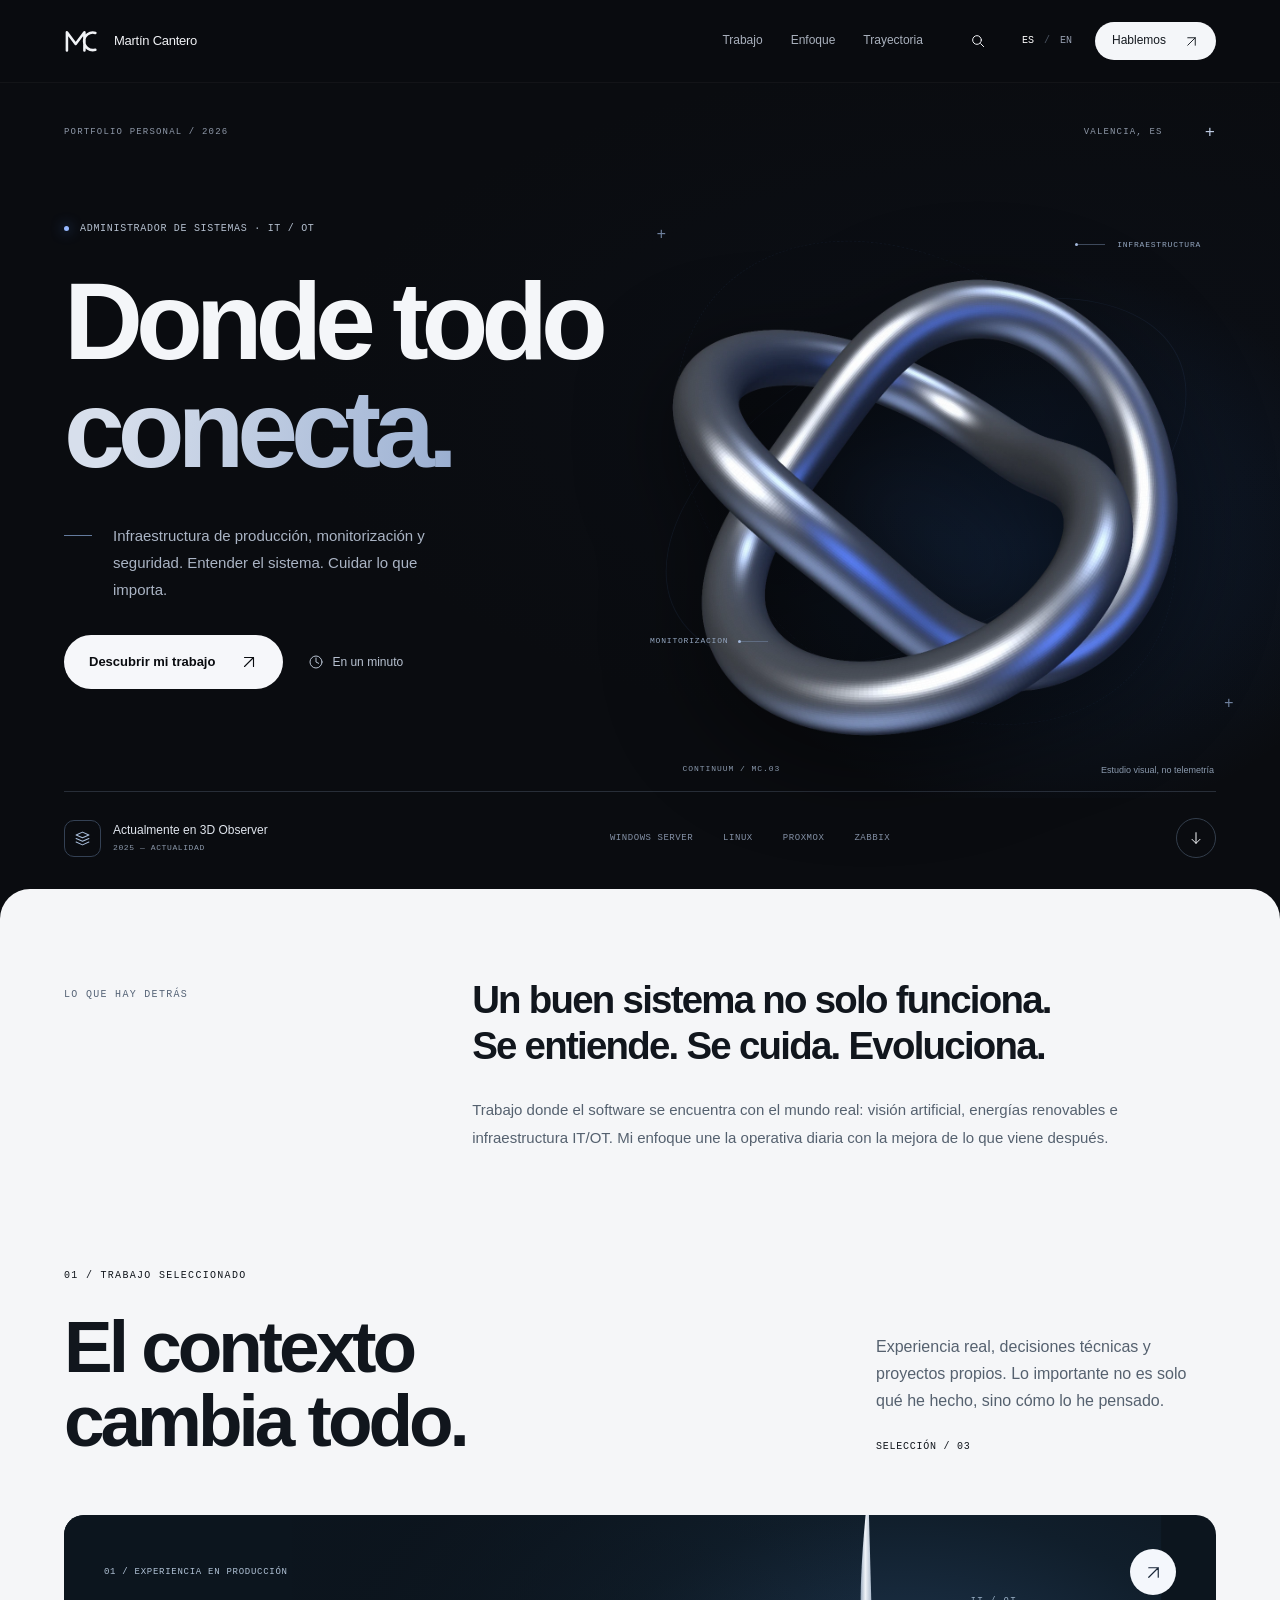
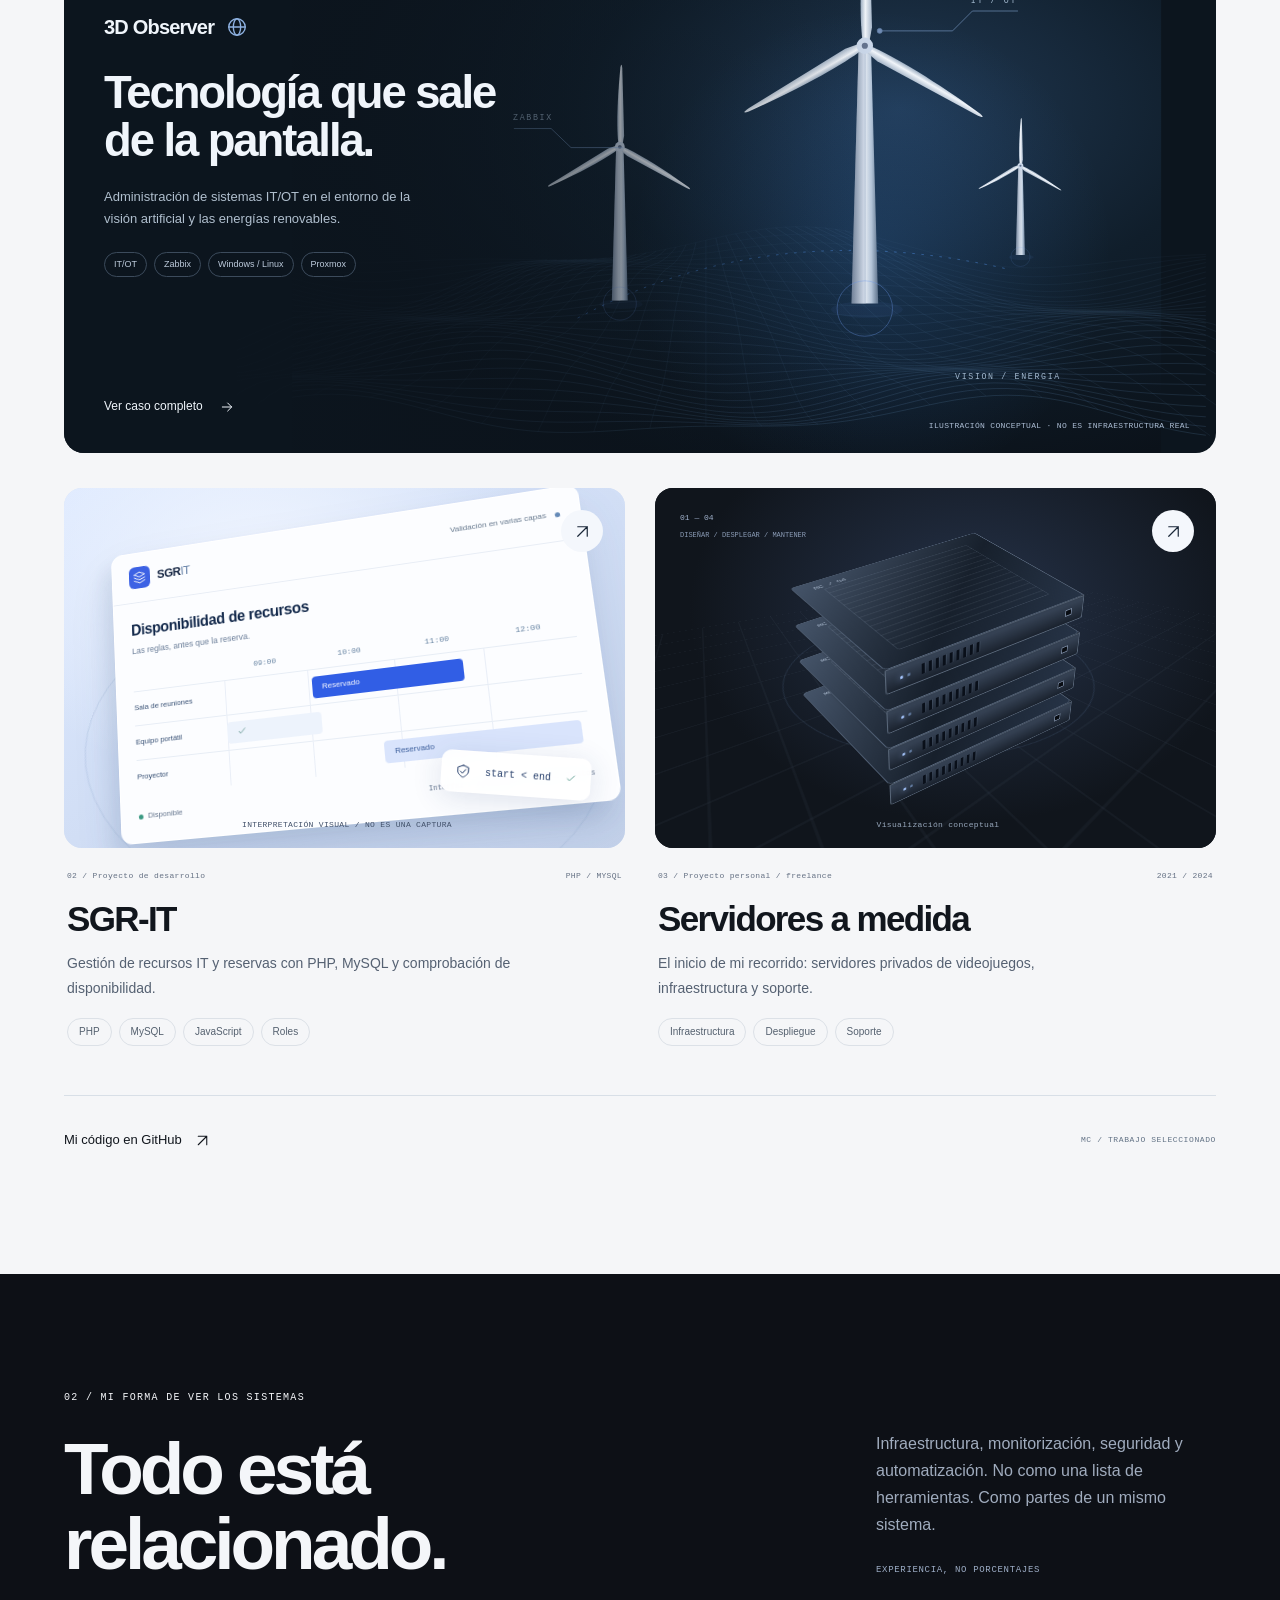
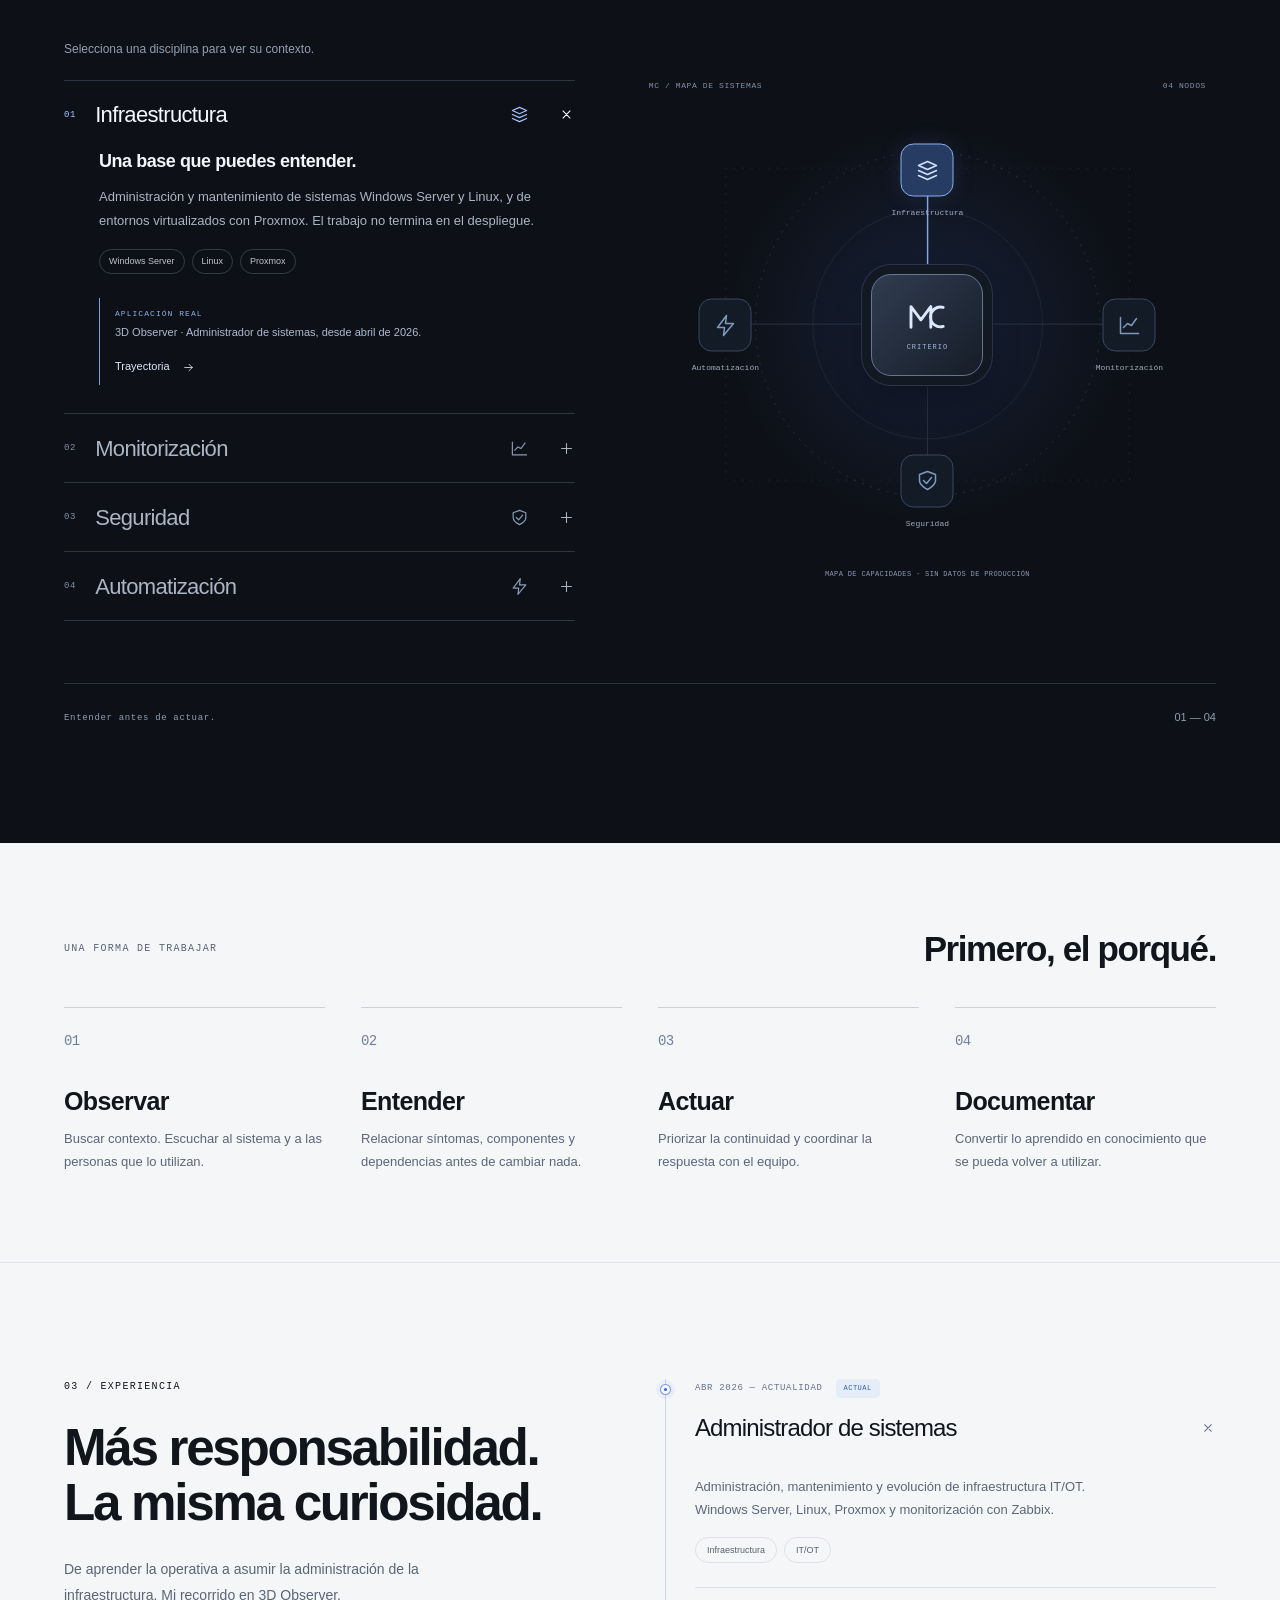
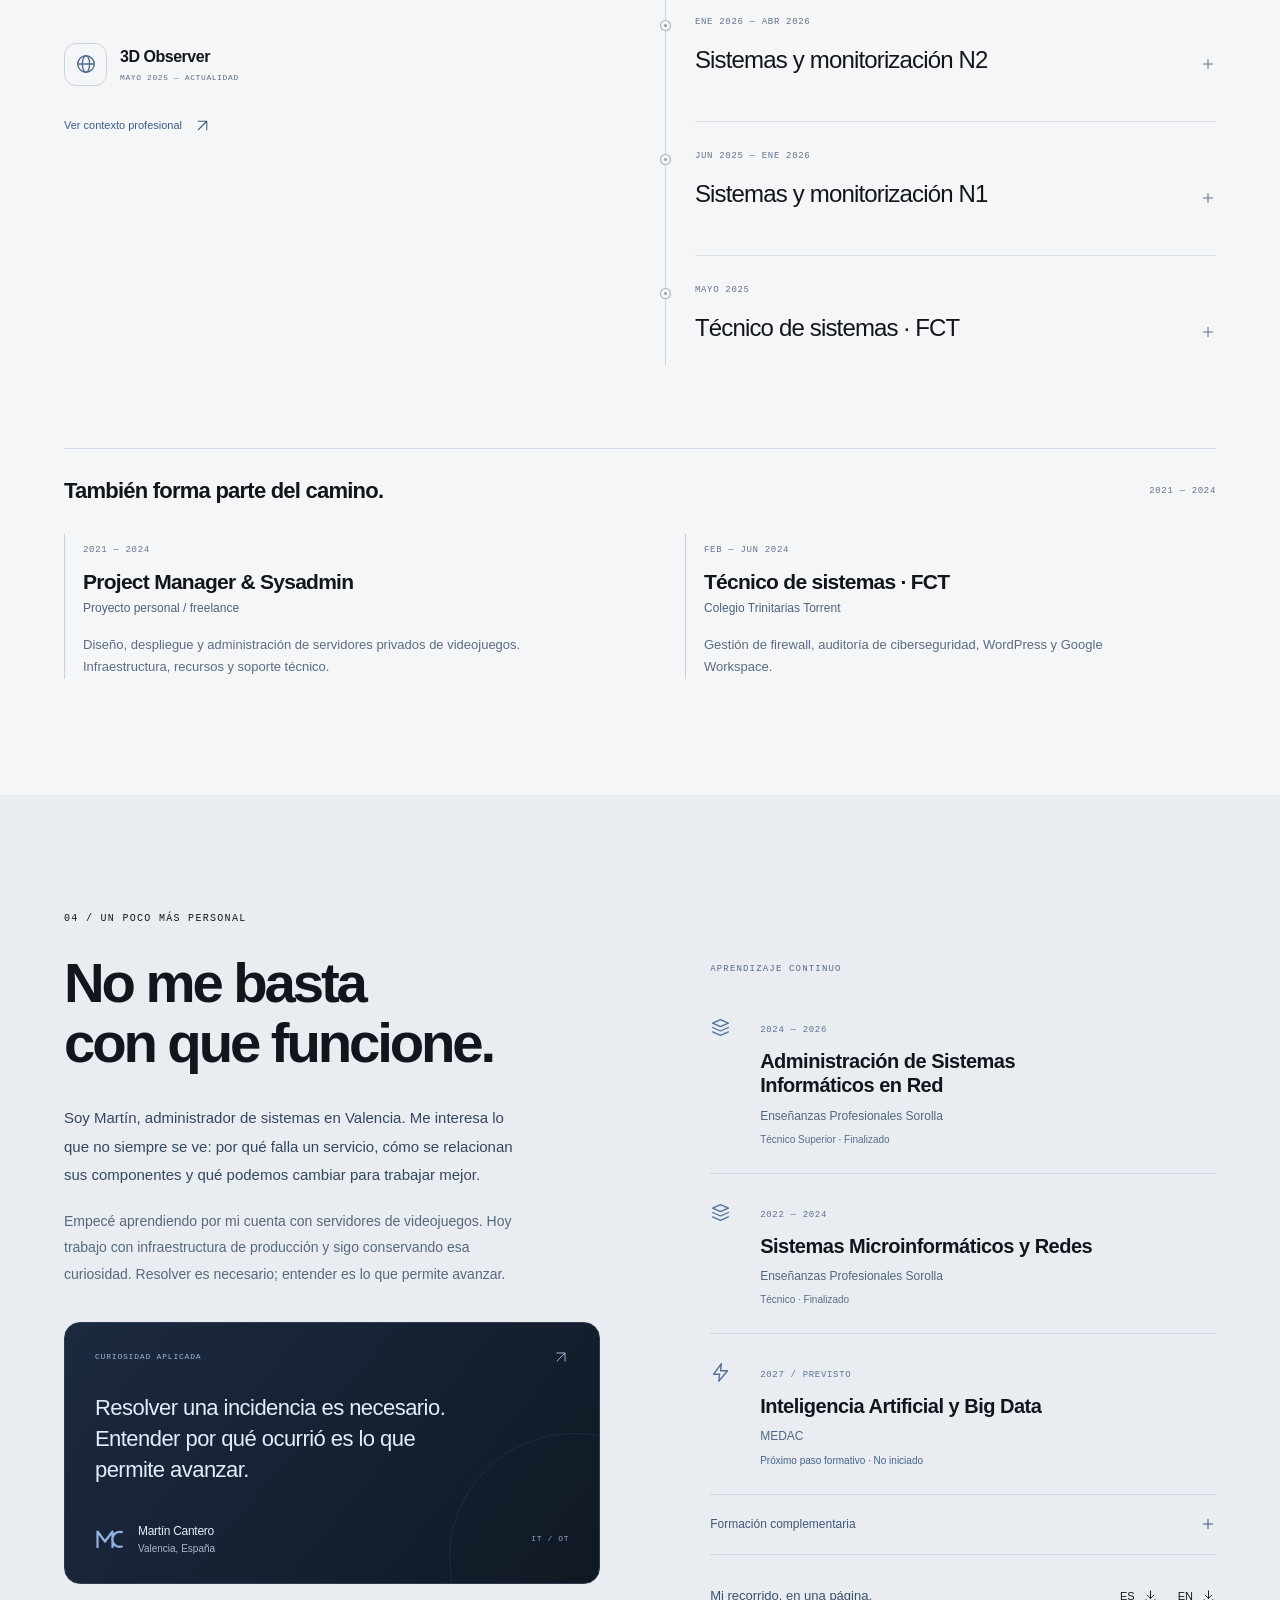
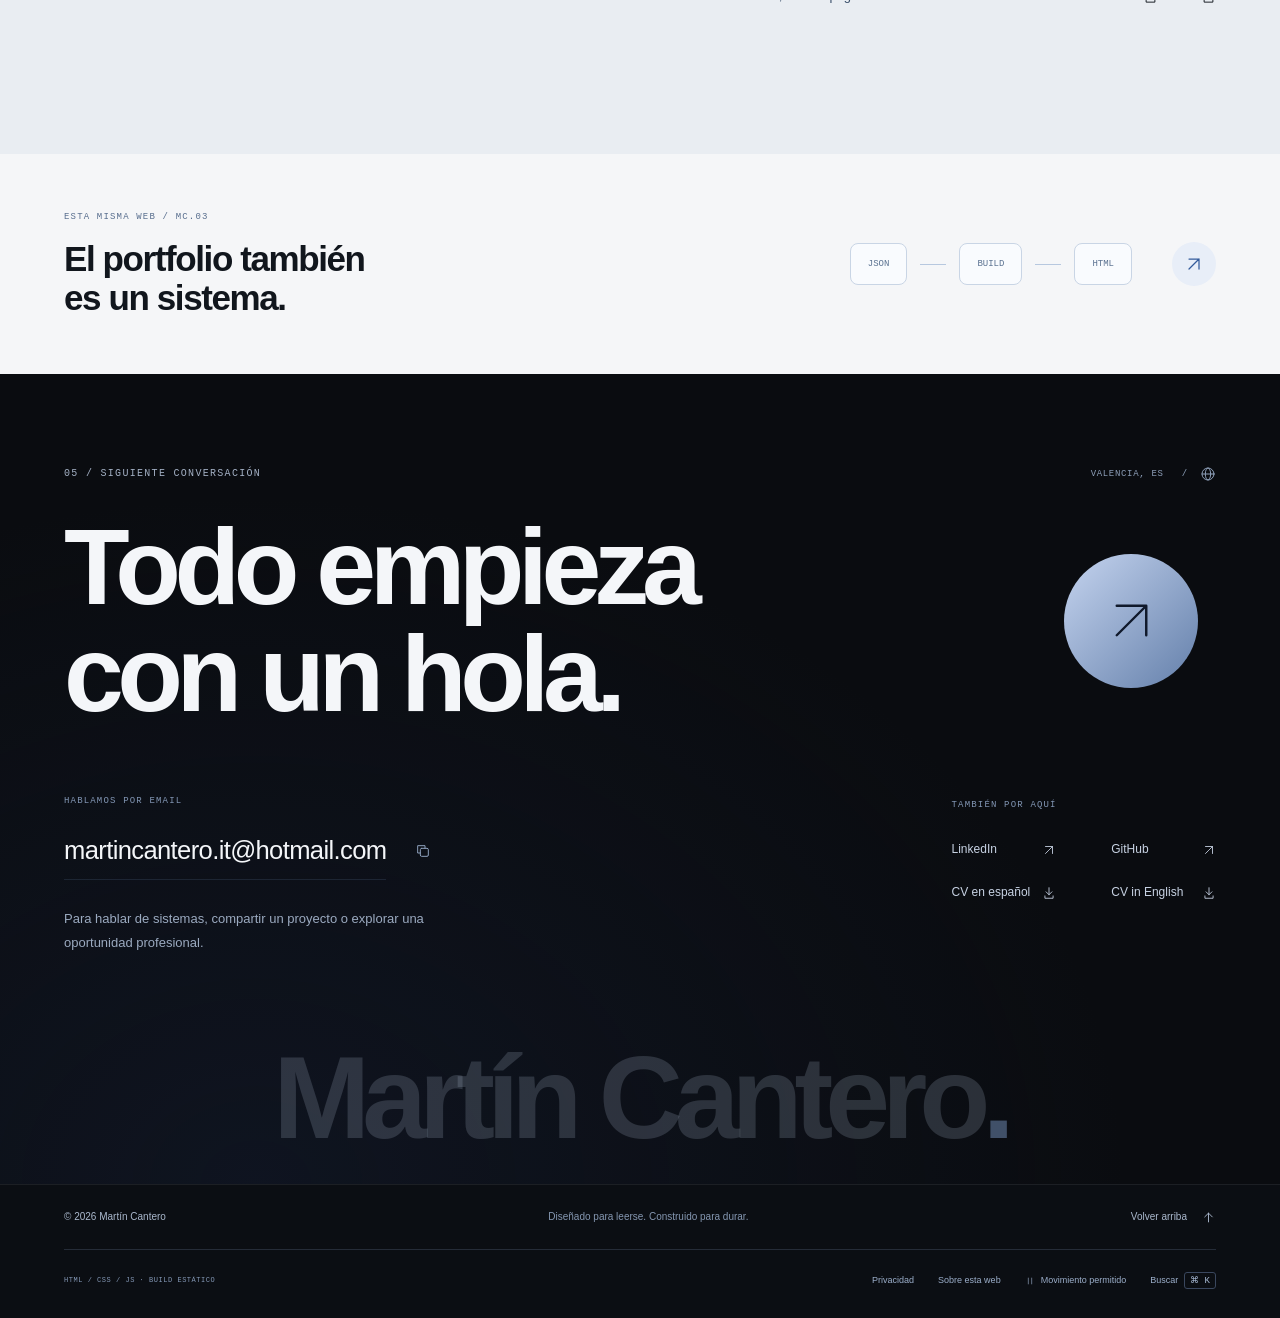
<file: es/index.html>
<!doctype html><html lang="es"><head><meta charset="utf-8"><meta name="viewport" content="width=device-width,initial-scale=1"><title>Martín Cantero — Infraestructura con criterio.</title><meta name="description" content="Administrador de Sistemas IT/OT en Valencia. Infraestructura de producción, Windows Server, Linux, Proxmox, Zabbix, seguridad y automatización."><meta name="theme-color" content="#0a0c10"><meta name="color-scheme" content="light dark"><meta name="referrer" content="strict-origin-when-cross-origin"><link rel="canonical" href="https://martiincantero.github.io/es/"><link rel="alternate" hreflang="es" href="https://martiincantero.github.io/es/"><link rel="alternate" hreflang="en" href="https://martiincantero.github.io/en/"><link rel="alternate" hreflang="x-default" href="https://martiincantero.github.io/es/"><meta property="og:type" content="website"><meta property="og:title" content="Martín Cantero — Infraestructura con criterio."><meta property="og:description" content="Administrador de Sistemas IT/OT en Valencia. Infraestructura de producción, Windows Server, Linux, Proxmox, Zabbix, seguridad y automatización."><meta property="og:locale" content="es_ES"><meta property="og:locale:alternate" content="en_GB"><meta property="og:url" content="https://martiincantero.github.io/es/"><meta property="og:image" content="https://martiincantero.github.io/images/og-es.png"><meta property="og:image:width" content="1200"><meta property="og:image:height" content="630"><meta property="og:image:alt" content="Martín Cantero — Infraestructura con criterio."><meta name="twitter:card" content="summary_large_image"><link rel="icon" href="../favicon.svg" type="image/svg+xml"><link rel="preload" as="image" href="../art/continuum.webp"><link rel="stylesheet" href="../assets/site.8a98864c44.css"><script>try{if(matchMedia('(prefers-reduced-motion: reduce)').matches||localStorage.getItem('mc-motion')==='reduce')document.documentElement.classList.add('reduce-motion')}catch{}</script><script type="application/ld+json">{"@context":"https://schema.org","@type":"Person","name":"Martín Cantero","url":"https://martiincantero.github.io/es/","jobTitle":"Administrador de Sistemas IT/OT","description":"Administrador de Sistemas IT/OT en Valencia. Infraestructura de producción, Windows Server, Linux, Proxmox, Zabbix, seguridad y automatización.","sameAs":["https://github.com/martiincantero","https://www.linkedin.com/in/martiincantero/"],"knowsAbout":["Windows Server","Linux","Proxmox","Zabbix","IT/OT"]}</script><script defer src="../assets/main.portable.fea59c9a5c.js"></script></head><body id="top" data-page="home" data-base="/" ><a class="skip-link" href="#main">Saltar al contenido</a><div class="reading-line" aria-hidden="true"></div>
 <header class="site-header"><div class="header-inner wrap"><a class="brand" href="./index.html" aria-label="Ir al inicio"><svg class="monogram " viewBox="0 0 48 40" fill="none" aria-hidden="true"><path d="M4 33V8l12 16L28 8v25M43 9a12 12 0 1 0 0 23" stroke="currentColor" stroke-width="3.5" stroke-linejoin="round" stroke-linecap="round"/></svg><span>Mart&#237;n Cantero</span></a><nav class="desktop-nav" aria-label="Navegación principal"><a href="./index.html#work" data-nav-link="work">Trabajo</a><a href="./index.html#expertise" data-nav-link="expertise">Enfoque</a><a href="./index.html#experience" data-nav-link="experience">Trayectoria</a></nav><div class="header-actions"><button class="icon-button search-trigger js-only" type="button" data-open="command" aria-label="Buscar" title="Buscar (Ctrl / Cmd + K)"><svg class="icon " viewBox="0 0 24 24" fill="none" stroke="currentColor" stroke-width="1.5" stroke-linecap="round" stroke-linejoin="round" aria-hidden="true"><circle cx="10.5" cy="10.5" r="6.5"/><path d="m16 16 4.5 4.5"/></svg></button><nav class="language-switch" aria-label="Idioma"><a href="./index.html" lang="es" hreflang="es" data-language="es" aria-current="true">ES</a><span aria-hidden="true">/</span><a href="../en/index.html" lang="en" hreflang="en" data-language="en" >EN</a></nav><a class="header-contact" href="./index.html#contact">Hablemos<svg class="icon " viewBox="0 0 24 24" fill="none" stroke="currentColor" stroke-width="1.5" stroke-linecap="round" stroke-linejoin="round" aria-hidden="true"><path d="m6 18 12-12M6 6h12v12"/></svg></a><button class="menu-trigger icon-button js-only" type="button" data-open="menu" aria-label="Menú"><span></span><span></span></button></div></div><nav class="no-js-nav wrap" aria-label="Navegar"><a href="./index.html#work">Trabajo</a><a href="./index.html#expertise">Enfoque</a><a href="./index.html#experience">Trayectoria</a><a href="./index.html#about">Sobre mí</a><a href="./index.html#contact">Hablemos</a></nav></header><main id="main"><section class="hero dark" aria-labelledby="hero-title"><div class="wrap"><div class="hero-topline mono"><span>PORTFOLIO PERSONAL / 2026</span><span>VALENCIA, ES <span class="coordinate-mark">+</span></span></div><div class="hero-main"><div class="hero-copy"><p class="eyebrow hero-eyebrow"><span class="signal-dot"></span>ADMINISTRADOR DE SISTEMAS · IT / OT</p><h1 id="hero-title"><span class="hero-line ">Donde todo</span><span class="hero-line hero-gradient">conecta.</span></h1><div class="hero-description"><span class="hero-copy-line"></span><p>Infraestructura de producción, monitorización y seguridad. Entender el sistema. Cuidar lo que importa.</p></div><div class="hero-actions"><a class="button button-white" href="#work">Descubrir mi trabajo<svg class="icon " viewBox="0 0 24 24" fill="none" stroke="currentColor" stroke-width="1.5" stroke-linecap="round" stroke-linejoin="round" aria-hidden="true"><path d="m6 18 12-12M6 6h12v12"/></svg></a><button class="quick-trigger js-only" data-open="quick" type="button" aria-label="Abrir resumen profesional"><svg class="icon " viewBox="0 0 24 24" fill="none" stroke="currentColor" stroke-width="1.5" stroke-linecap="round" stroke-linejoin="round" aria-hidden="true"><circle cx="12" cy="12" r="9"/><path d="M12 6v6l4 2"/></svg>En un minuto</button></div></div><figure class="hero-art" data-parallax><div class="art-halo"></div><div class="art-orbit orbit-one"></div><div class="art-orbit orbit-two"></div><div class="sculpture-wrap"><img class="hero-sculpture" src="../art/continuum.webp" width="1600" height="1600" alt="Escultura abstracta de un circuito metálico continuo" fetchpriority="high" decoding="async"></div><div class="art-label art-label-top"><i></i><span class="mono">INFRAESTRUCTURA</span></div><div class="art-label art-label-bottom"><span class="mono">MONITORIZACION</span><i></i></div><div class="art-coordinate coord-one" aria-hidden="true">+</div><div class="art-coordinate coord-two" aria-hidden="true">+</div><figcaption><span class="mono">CONTINUUM / MC.03</span><span>Estudio visual, no telemetría</span></figcaption></figure></div><div class="hero-bottom"><div class="current-position"><span class="position-icon"><svg class="icon " viewBox="0 0 24 24" fill="none" stroke="currentColor" stroke-width="1.5" stroke-linecap="round" stroke-linejoin="round" aria-hidden="true"><path d="m3 7 9-4 9 4-9 4-9-4Zm0 5 9 4 9-4M3 17l9 4 9-4"/></svg></span><div><span>Actualmente en 3D Observer</span><span class="mono">2025 — ACTUALIDAD</span></div></div><div class="hero-stack mono"><span>WINDOWS SERVER</span><span>LINUX</span><span>PROXMOX</span><span>ZABBIX</span></div><a class="hero-scroll" href="#work" aria-label="Explorar"><svg class="icon " viewBox="0 0 24 24" fill="none" stroke="currentColor" stroke-width="1.5" stroke-linecap="round" stroke-linejoin="round" aria-hidden="true"><path d="M12 4v16m-6-6 6 6 6-6"/></svg></a></div></div></section><section class="intro-section light"><div class="wrap intro-layout"><p class="eyebrow">LO QUE HAY DETRÁS</p><div><h2 data-reveal>Un buen sistema no solo funciona.<br>Se entiende. Se cuida. Evoluciona.</h2><p>Trabajo donde el software se encuentra con el mundo real: visión artificial, energías renovables e infraestructura IT/OT. Mi enfoque une la operativa diaria con la mejora de lo que viene después.</p></div></div></section><section class="work-section light" id="work" data-nav-section aria-labelledby="work-title"><div class="wrap section-space"><div class="section-heading"><div><p class="eyebrow">01 / TRABAJO SELECCIONADO</p><h2 id="work-title" data-reveal>El contexto<br>cambia todo.</h2></div><div class="section-aside"><p>Experiencia real, decisiones técnicas y proyectos propios. Lo importante no es solo qué he hecho, sino cómo lo he pensado.</p><span class="mono">SELECCIÓN / 03</span></div></div>
 <article class="feature-card" data-reveal><a class="feature-link" href="./trabajo/3d-observer/index.html" aria-labelledby="project-3d-observer"><div class="feature-art"><svg class="wind-art" viewBox="0 0 1050 650" fill="none" aria-hidden="true"><defs><radialGradient id="home-wind-sky" cx="70%" cy="36%" r="70%"><stop stop-color="#203852"/><stop offset=".52" stop-color="#101e2b"/><stop offset="1" stop-color="#0b121a"/></radialGradient><linearGradient id="home-wind-metal"><stop stop-color="#536377"/><stop offset=".45" stop-color="#f1f5fa"/><stop offset=".75" stop-color="#b2c3d7"/><stop offset="1" stop-color="#5d728b"/></linearGradient><linearGradient id="home-wind-blade" x1="-6" y1="0" x2="7" y2="0" gradientUnits="userSpaceOnUse"><stop stop-color="#7b92ac"/><stop offset=".5" stop-color="#f1f5fa"/><stop offset="1" stop-color="#a5b5c8"/></linearGradient><radialGradient id="home-wind-halo"><stop stop-color="#4295f9" stop-opacity=".18"/><stop offset="1" stop-color="#4295f9" stop-opacity="0"/></radialGradient></defs><path fill="url(#home-wind-sky)" d="M0 0h1050v650H0z"/><circle cx="700" cy="405" r="290" fill="url(#home-wind-halo)"/><g stroke="#6591bd" stroke-width=".6"><path d="M0.0,414.0 L16.0,416.3 L32.0,418.0 L48.0,419.3 L64.0,420.0 L80.0,420.2 L96.0,420.1 L112.0,419.6 L128.0,419.0 L144.0,418.3 L160.0,417.5 L176.0,416.8 L192.0,416.3 L208.0,415.9 L224.0,415.7 L240.0,415.7 L256.0,415.9 L272.0,416.1 L288.0,416.4 L304.0,416.7 L320.0,416.8 L336.0,416.7 L352.0,416.2 L368.0,415.4 L384.0,414.2 L400.0,412.5 L416.0,410.3 L432.0,407.6 L448.0,404.6 L464.0,401.2 L480.0,397.6 L496.0,393.9 L512.0,390.2 L528.0,386.7 L544.0,383.6 L560.0,380.9 L576.0,378.7 L592.0,377.3 L608.0,376.6 L624.0,376.8 L640.0,377.8 L656.0,379.6 L672.0,382.1 L688.0,385.3 L704.0,389.1 L720.0,393.3 L736.0,397.7 L752.0,402.2 L768.0,406.7 L784.0,411.0 L800.0,414.9 L816.0,418.4 L832.0,421.3 L848.0,423.5 L864.0,425.1 L880.0,426.0 L896.0,426.3 L912.0,425.9 L928.0,425.1 L944.0,423.9 L960.0,422.4 L976.0,420.6 L992.0,418.8 L1008.0,417.1 L1024.0,415.4 L1040.0,413.9 L1056.0,412.7 L1072.0,411.6 L1088.0,410.8 L1104.0,410.2" opacity="0.10"/><path d="M0.0,423.4 L16.0,426.4 L32.0,428.8 L48.0,430.6 L64.0,431.7 L80.0,432.1 L96.0,432.1 L112.0,431.5 L128.0,430.5 L144.0,429.1 L160.0,427.7 L176.0,426.1 L192.0,424.5 L208.0,423.0 L224.0,421.7 L240.0,420.6 L256.0,419.7 L272.0,419.1 L288.0,418.6 L304.0,418.3 L320.0,418.0 L336.0,417.8 L352.0,417.4 L368.0,416.9 L384.0,416.2 L400.0,415.1 L416.0,413.7 L432.0,411.9 L448.0,409.8 L464.0,407.3 L480.0,404.6 L496.0,401.7 L512.0,398.6 L528.0,395.7 L544.0,392.8 L560.0,390.3 L576.0,388.2 L592.0,386.7 L608.0,385.8 L624.0,385.6 L640.0,386.2 L656.0,387.5 L672.0,389.7 L688.0,392.5 L704.0,396.0 L720.0,400.0 L736.0,404.4 L752.0,409.1 L768.0,413.8 L784.0,418.4 L800.0,422.8 L816.0,426.7 L832.0,430.1 L848.0,432.9 L864.0,435.0 L880.0,436.4 L896.0,437.0 L912.0,436.9 L928.0,436.1 L944.0,434.7 L960.0,432.8 L976.0,430.5 L992.0,428.0 L1008.0,425.4 L1024.0,422.8 L1040.0,420.3 L1056.0,417.9 L1072.0,415.9 L1088.0,414.1 L1104.0,412.7" opacity="0.11"/><path d="M0.0,431.8 L16.0,435.4 L32.0,438.3 L48.0,440.6 L64.0,442.2 L80.0,443.0 L96.0,443.2 L112.0,442.6 L128.0,441.5 L144.0,439.9 L160.0,437.8 L176.0,435.6 L192.0,433.2 L208.0,430.7 L224.0,428.4 L240.0,426.2 L256.0,424.3 L272.0,422.6 L288.0,421.3 L304.0,420.2 L320.0,419.4 L336.0,418.8 L352.0,418.3 L368.0,417.9 L384.0,417.5 L400.0,417.0 L416.0,416.3 L432.0,415.4 L448.0,414.2 L464.0,412.7 L480.0,411.0 L496.0,409.0 L512.0,406.9 L528.0,404.7 L544.0,402.5 L560.0,400.4 L576.0,398.6 L592.0,397.2 L608.0,396.2 L624.0,395.8 L640.0,396.0 L656.0,396.9 L672.0,398.6 L688.0,400.9 L704.0,404.0 L720.0,407.5 L736.0,411.6 L752.0,416.0 L768.0,420.6 L784.0,425.3 L800.0,429.8 L816.0,434.0 L832.0,437.8 L848.0,441.0 L864.0,443.6 L880.0,445.4 L896.0,446.4 L912.0,446.6 L928.0,446.0 L944.0,444.6 L960.0,442.7 L976.0,440.1 L992.0,437.2 L1008.0,433.9 L1024.0,430.6 L1040.0,427.2 L1056.0,423.9 L1072.0,420.9 L1088.0,418.2 L1104.0,415.9" opacity="0.12"/><path d="M0.0,439.2 L16.0,443.1 L32.0,446.6 L48.0,449.3 L64.0,451.4 L80.0,452.6 L96.0,453.1 L112.0,452.8 L128.0,451.7 L144.0,450.0 L160.0,447.7 L176.0,445.0 L192.0,442.0 L208.0,438.8 L224.0,435.6 L240.0,432.5 L256.0,429.6 L272.0,426.9 L288.0,424.6 L304.0,422.7 L320.0,421.2 L336.0,420.1 L352.0,419.3 L368.0,418.8 L384.0,418.6 L400.0,418.4 L416.0,418.3 L432.0,418.1 L448.0,417.8 L464.0,417.3 L480.0,416.7 L496.0,415.8 L512.0,414.7 L528.0,413.5 L544.0,412.2 L560.0,410.8 L576.0,409.5 L592.0,408.4 L608.0,407.6 L624.0,407.1 L640.0,407.1 L656.0,407.7 L672.0,408.9 L688.0,410.6 L704.0,413.0 L720.0,416.0 L736.0,419.5 L752.0,423.4 L768.0,427.6 L784.0,432.0 L800.0,436.3 L816.0,440.5 L832.0,444.4 L848.0,447.9 L864.0,450.8 L880.0,452.9 L896.0,454.3 L912.0,454.9 L928.0,454.6 L944.0,453.5 L960.0,451.6 L976.0,449.1 L992.0,446.0 L1008.0,442.4 L1024.0,438.6 L1040.0,434.6 L1056.0,430.6 L1072.0,426.8 L1088.0,423.2 L1104.0,420.0" opacity="0.13"/><path d="M0.0,445.8 L16.0,449.9 L32.0,453.6 L48.0,456.7 L64.0,459.1 L80.0,460.7 L96.0,461.6 L112.0,461.6 L128.0,460.8 L144.0,459.2 L160.0,456.9 L176.0,454.0 L192.0,450.7 L208.0,447.0 L224.0,443.2 L240.0,439.4 L256.0,435.6 L272.0,432.1 L288.0,428.9 L304.0,426.2 L320.0,423.9 L336.0,422.2 L352.0,420.9 L368.0,420.1 L384.0,419.8 L400.0,419.8 L416.0,420.0 L432.0,420.4 L448.0,420.9 L464.0,421.3 L480.0,421.7 L496.0,421.9 L512.0,422.0 L528.0,421.9 L544.0,421.6 L560.0,421.1 L576.0,420.6 L592.0,420.1 L608.0,419.6 L624.0,419.3 L640.0,419.3 L656.0,419.6 L672.0,420.3 L688.0,421.6 L704.0,423.3 L720.0,425.5 L736.0,428.3 L752.0,431.5 L768.0,435.0 L784.0,438.8 L800.0,442.7 L816.0,446.6 L832.0,450.3 L848.0,453.7 L864.0,456.7 L880.0,459.0 L896.0,460.7 L912.0,461.6 L928.0,461.7 L944.0,461.0 L960.0,459.4 L976.0,457.0 L992.0,454.0 L1008.0,450.4 L1024.0,446.4 L1040.0,442.1 L1056.0,437.7 L1072.0,433.3 L1088.0,429.1 L1104.0,425.2" opacity="0.14"/><path d="M0.0,452.0 L16.0,455.9 L32.0,459.6 L48.0,462.8 L64.0,465.4 L80.0,467.3 L96.0,468.5 L112.0,468.9 L128.0,468.5 L144.0,467.2 L160.0,465.1 L176.0,462.3 L192.0,458.9 L208.0,455.1 L224.0,450.9 L240.0,446.6 L256.0,442.3 L272.0,438.1 L288.0,434.2 L304.0,430.7 L320.0,427.7 L336.0,425.3 L352.0,423.4 L368.0,422.2 L384.0,421.6 L400.0,421.5 L416.0,421.9 L432.0,422.7 L448.0,423.7 L464.0,424.9 L480.0,426.2 L496.0,427.5 L512.0,428.6 L528.0,429.6 L544.0,430.4 L560.0,431.0 L576.0,431.4 L592.0,431.7 L608.0,431.8 L624.0,431.9 L640.0,432.0 L656.0,432.3 L672.0,432.7 L688.0,433.5 L704.0,434.6 L720.0,436.1 L736.0,438.0 L752.0,440.3 L768.0,443.0 L784.0,446.0 L800.0,449.1 L816.0,452.4 L832.0,455.7 L848.0,458.8 L864.0,461.5 L880.0,463.9 L896.0,465.7 L912.0,466.9 L928.0,467.3 L944.0,466.9 L960.0,465.7 L976.0,463.8 L992.0,461.1 L1008.0,457.7 L1024.0,453.8 L1040.0,449.5 L1056.0,444.9 L1072.0,440.2 L1088.0,435.6 L1104.0,431.3" opacity="0.15"/><path d="M0.0,458.1 L16.0,461.6 L32.0,464.9 L48.0,467.9 L64.0,470.5 L80.0,472.6 L96.0,474.0 L112.0,474.7 L128.0,474.6 L144.0,473.7 L160.0,472.0 L176.0,469.5 L192.0,466.4 L208.0,462.6 L224.0,458.4 L240.0,454.0 L256.0,449.3 L272.0,444.7 L288.0,440.3 L304.0,436.2 L320.0,432.6 L336.0,429.5 L352.0,427.1 L368.0,425.4 L384.0,424.4 L400.0,424.1 L416.0,424.4 L432.0,425.3 L448.0,426.7 L464.0,428.4 L480.0,430.4 L496.0,432.5 L512.0,434.7 L528.0,436.7 L544.0,438.6 L560.0,440.3 L576.0,441.7 L592.0,442.9 L608.0,443.7 L624.0,444.4 L640.0,444.9 L656.0,445.3 L672.0,445.7 L688.0,446.2 L704.0,446.8 L720.0,447.6 L736.0,448.7 L752.0,450.1 L768.0,451.8 L784.0,453.8 L800.0,456.0 L816.0,458.4 L832.0,460.9 L848.0,463.4 L864.0,465.8 L880.0,467.9 L896.0,469.6 L912.0,470.8 L928.0,471.4 L944.0,471.4 L960.0,470.6 L976.0,469.1 L992.0,466.9 L1008.0,464.0 L1024.0,460.5 L1040.0,456.4 L1056.0,452.0 L1072.0,447.4 L1088.0,442.7 L1104.0,438.1" opacity="0.16"/><path d="M0.0,464.4 L16.0,467.1 L32.0,469.8 L48.0,472.4 L64.0,474.7 L80.0,476.7 L96.0,478.2 L112.0,479.1 L128.0,479.3 L144.0,478.8 L160.0,477.5 L176.0,475.5 L192.0,472.7 L208.0,469.3 L224.0,465.4 L240.0,461.1 L256.0,456.5 L272.0,451.8 L288.0,447.1 L304.0,442.7 L320.0,438.6 L336.0,435.1 L352.0,432.2 L368.0,430.0 L384.0,428.5 L400.0,427.8 L416.0,427.9 L432.0,428.7 L448.0,430.2 L464.0,432.2 L480.0,434.7 L496.0,437.4 L512.0,440.3 L528.0,443.3 L544.0,446.1 L560.0,448.8 L576.0,451.3 L592.0,453.4 L608.0,455.1 L624.0,456.5 L640.0,457.6 L656.0,458.3 L672.0,458.8 L688.0,459.2 L704.0,459.5 L720.0,459.8 L736.0,460.1 L752.0,460.7 L768.0,461.4 L784.0,462.3 L800.0,463.5 L816.0,464.8 L832.0,466.4 L848.0,468.0 L864.0,469.7 L880.0,471.3 L896.0,472.6 L912.0,473.7 L928.0,474.4 L944.0,474.6 L960.0,474.1 L976.0,473.1 L992.0,471.4 L1008.0,469.1 L1024.0,466.1 L1040.0,462.6 L1056.0,458.7 L1072.0,454.4 L1088.0,449.9 L1104.0,445.4" opacity="0.17"/><path d="M0.0,471.2 L16.0,472.9 L32.0,474.7 L48.0,476.6 L64.0,478.4 L80.0,480.0 L96.0,481.3 L112.0,482.2 L128.0,482.6 L144.0,482.4 L160.0,481.6 L176.0,480.1 L192.0,477.9 L208.0,475.0 L224.0,471.6 L240.0,467.7 L256.0,463.4 L272.0,458.9 L288.0,454.4 L304.0,449.9 L320.0,445.7 L336.0,441.8 L352.0,438.6 L368.0,435.9 L384.0,434.1 L400.0,433.0 L416.0,432.7 L432.0,433.3 L448.0,434.6 L464.0,436.7 L480.0,439.3 L496.0,442.4 L512.0,445.8 L528.0,449.4 L544.0,453.1 L560.0,456.6 L576.0,460.0 L592.0,463.0 L608.0,465.6 L624.0,467.8 L640.0,469.6 L656.0,470.8 L672.0,471.7 L688.0,472.1 L704.0,472.3 L720.0,472.2 L736.0,472.0 L752.0,471.8 L768.0,471.6 L784.0,471.5 L800.0,471.6 L816.0,471.8 L832.0,472.3 L848.0,472.9 L864.0,473.7 L880.0,474.5 L896.0,475.3 L912.0,476.0 L928.0,476.5 L944.0,476.7 L960.0,476.5 L976.0,475.8 L992.0,474.7 L1008.0,472.9 L1024.0,470.7 L1040.0,467.9 L1056.0,464.6 L1072.0,460.9 L1088.0,457.0 L1104.0,452.9" opacity="0.18"/><path d="M0.0,478.5 L16.0,479.2 L32.0,480.0 L48.0,480.9 L64.0,481.9 L80.0,482.9 L96.0,483.8 L112.0,484.5 L128.0,484.9 L144.0,484.9 L160.0,484.4 L176.0,483.3 L192.0,481.7 L208.0,479.5 L224.0,476.8 L240.0,473.5 L256.0,469.9 L272.0,465.9 L288.0,461.7 L304.0,457.5 L320.0,453.4 L336.0,449.6 L352.0,446.1 L368.0,443.3 L384.0,441.1 L400.0,439.6 L416.0,439.0 L432.0,439.2 L448.0,440.3 L464.0,442.1 L480.0,444.7 L496.0,447.9 L512.0,451.5 L528.0,455.5 L544.0,459.7 L560.0,463.9 L576.0,467.9 L592.0,471.7 L608.0,475.2 L624.0,478.2 L640.0,480.6 L656.0,482.5 L672.0,483.8 L688.0,484.5 L704.0,484.7 L720.0,484.5 L736.0,484.0 L752.0,483.2 L768.0,482.3 L784.0,481.3 L800.0,480.3 L816.0,479.5 L832.0,478.8 L848.0,478.3 L864.0,478.0 L880.0,477.9 L896.0,477.9 L912.0,478.0 L928.0,478.1 L944.0,478.1 L960.0,478.0 L976.0,477.5 L992.0,476.8 L1008.0,475.7 L1024.0,474.1 L1040.0,472.1 L1056.0,469.6 L1072.0,466.8 L1088.0,463.6 L1104.0,460.2" opacity="0.19"/><path d="M0.0,486.5 L16.0,486.0 L32.0,485.7 L48.0,485.6 L64.0,485.7 L80.0,485.9 L96.0,486.1 L112.0,486.3 L128.0,486.5 L144.0,486.5 L160.0,486.2 L176.0,485.5 L192.0,484.4 L208.0,482.9 L224.0,480.9 L240.0,478.5 L256.0,475.6 L272.0,472.3 L288.0,468.8 L304.0,465.2 L320.0,461.5 L336.0,458.0 L352.0,454.7 L368.0,451.8 L384.0,449.5 L400.0,447.8 L416.0,446.8 L432.0,446.7 L448.0,447.4 L464.0,448.9 L480.0,451.2 L496.0,454.2 L512.0,457.7 L528.0,461.8 L544.0,466.2 L560.0,470.7 L576.0,475.2 L592.0,479.6 L608.0,483.7 L624.0,487.4 L640.0,490.5 L656.0,493.0 L672.0,494.8 L688.0,495.9 L704.0,496.4 L720.0,496.3 L736.0,495.6 L752.0,494.5 L768.0,493.1 L784.0,491.4 L800.0,489.6 L816.0,487.7 L832.0,486.0 L848.0,484.4 L864.0,483.0 L880.0,481.8 L896.0,480.9 L912.0,480.2 L928.0,479.7 L944.0,479.3 L960.0,479.0 L976.0,478.6 L992.0,478.2 L1008.0,477.5 L1024.0,476.6 L1040.0,475.3 L1056.0,473.8 L1072.0,471.9 L1088.0,469.7 L1104.0,467.2" opacity="0.20"/><path d="M0.0,495.1 L16.0,493.5 L32.0,492.1 L48.0,490.9 L64.0,489.9 L80.0,489.1 L96.0,488.5 L112.0,488.1 L128.0,487.9 L144.0,487.6 L160.0,487.3 L176.0,486.8 L192.0,486.2 L208.0,485.3 L224.0,484.0 L240.0,482.4 L256.0,480.4 L272.0,478.1 L288.0,475.5 L304.0,472.7 L320.0,469.7 L336.0,466.7 L352.0,463.9 L368.0,461.2 L384.0,459.0 L400.0,457.3 L416.0,456.1 L432.0,455.7 L448.0,456.0 L464.0,457.1 L480.0,458.9 L496.0,461.5 L512.0,464.8 L528.0,468.7 L544.0,472.9 L560.0,477.5 L576.0,482.2 L592.0,486.9 L608.0,491.3 L624.0,495.5 L640.0,499.1 L656.0,502.2 L672.0,504.5 L688.0,506.1 L704.0,507.0 L720.0,507.1 L736.0,506.6 L752.0,505.4 L768.0,503.6 L784.0,501.4 L800.0,499.0 L816.0,496.4 L832.0,493.7 L848.0,491.1 L864.0,488.6 L880.0,486.4 L896.0,484.5 L912.0,482.9 L928.0,481.7 L944.0,480.7 L960.0,480.0 L976.0,479.5 L992.0,479.1 L1008.0,478.7 L1024.0,478.3 L1040.0,477.8 L1056.0,477.1 L1072.0,476.1 L1088.0,474.9 L1104.0,473.5" opacity="0.21"/><path d="M0.0,504.1 L16.0,501.6 L32.0,499.2 L48.0,496.9 L64.0,494.8 L80.0,493.0 L96.0,491.5 L112.0,490.3 L128.0,489.4 L144.0,488.7 L160.0,488.2 L176.0,487.8 L192.0,487.4 L208.0,486.9 L224.0,486.3 L240.0,485.5 L256.0,484.4 L272.0,483.1 L288.0,481.5 L304.0,479.7 L320.0,477.7 L336.0,475.5 L352.0,473.3 L368.0,471.2 L384.0,469.4 L400.0,467.8 L416.0,466.6 L432.0,466.0 L448.0,466.0 L464.0,466.7 L480.0,468.1 L496.0,470.2 L512.0,473.0 L528.0,476.3 L544.0,480.2 L560.0,484.5 L576.0,489.1 L592.0,493.7 L608.0,498.3 L624.0,502.6 L640.0,506.6 L656.0,510.0 L672.0,512.9 L688.0,514.9 L704.0,516.2 L720.0,516.7 L736.0,516.4 L752.0,515.3 L768.0,513.5 L784.0,511.1 L800.0,508.3 L816.0,505.1 L832.0,501.8 L848.0,498.3 L864.0,495.0 L880.0,491.8 L896.0,489.0 L912.0,486.5 L928.0,484.4 L944.0,482.7 L960.0,481.5 L976.0,480.6 L992.0,480.1 L1008.0,479.8 L1024.0,479.7 L1040.0,479.7 L1056.0,479.7 L1072.0,479.7 L1088.0,479.5 L1104.0,479.1" opacity="0.22"/><path d="M0.0,513.1 L16.0,510.0 L32.0,506.7 L48.0,503.5 L64.0,500.5 L80.0,497.7 L96.0,495.2 L112.0,493.2 L128.0,491.5 L144.0,490.2 L160.0,489.3 L176.0,488.7 L192.0,488.4 L208.0,488.2 L224.0,488.0 L240.0,487.9 L256.0,487.7 L272.0,487.4 L288.0,486.8 L304.0,486.1 L320.0,485.1 L336.0,484.0 L352.0,482.7 L368.0,481.4 L384.0,480.1 L400.0,479.0 L416.0,478.0 L432.0,477.5 L448.0,477.3 L464.0,477.7 L480.0,478.6 L496.0,480.1 L512.0,482.3 L528.0,485.1 L544.0,488.3 L560.0,492.1 L576.0,496.2 L592.0,500.5 L608.0,504.8 L624.0,509.1 L640.0,513.1 L656.0,516.8 L672.0,519.8 L688.0,522.3 L704.0,523.9 L720.0,524.8 L736.0,524.8 L752.0,524.0 L768.0,522.4 L784.0,520.1 L800.0,517.1 L816.0,513.7 L832.0,509.9 L848.0,505.9 L864.0,501.9 L880.0,498.0 L896.0,494.3 L912.0,490.9 L928.0,488.0 L944.0,485.6 L960.0,483.7 L976.0,482.4 L992.0,481.5 L1008.0,481.2 L1024.0,481.2 L1040.0,481.5 L1056.0,482.1 L1072.0,482.7 L1088.0,483.4 L1104.0,484.1" opacity="0.23"/><path d="M0.0,521.9 L16.0,518.4 L32.0,514.6 L48.0,510.7 L64.0,506.8 L80.0,503.2 L96.0,499.9 L112.0,496.9 L128.0,494.5 L144.0,492.5 L160.0,491.1 L176.0,490.1 L192.0,489.6 L208.0,489.5 L224.0,489.6 L240.0,490.0 L256.0,490.5 L272.0,491.0 L288.0,491.5 L304.0,491.8 L320.0,492.0 L336.0,492.0 L352.0,491.8 L368.0,491.4 L384.0,490.9 L400.0,490.4 L416.0,490.0 L432.0,489.6 L448.0,489.5 L464.0,489.7 L480.0,490.3 L496.0,491.3 L512.0,492.8 L528.0,494.9 L544.0,497.4 L560.0,500.4 L576.0,503.8 L592.0,507.5 L608.0,511.3 L624.0,515.2 L640.0,519.0 L656.0,522.5 L672.0,525.6 L688.0,528.2 L704.0,530.2 L720.0,531.3 L736.0,531.7 L752.0,531.3 L768.0,530.0 L784.0,527.9 L800.0,525.1 L816.0,521.7 L832.0,517.8 L848.0,513.6 L864.0,509.2 L880.0,504.7 L896.0,500.4 L912.0,496.4 L928.0,492.7 L944.0,489.6 L960.0,487.1 L976.0,485.2 L992.0,483.9 L1008.0,483.2 L1024.0,483.2 L1040.0,483.6 L1056.0,484.5 L1072.0,485.7 L1088.0,487.1 L1104.0,488.6" opacity="0.24"/><path d="M0.0,530.2 L16.0,526.5 L32.0,522.4 L48.0,518.1 L64.0,513.7 L80.0,509.4 L96.0,505.4 L112.0,501.7 L128.0,498.5 L144.0,495.9 L160.0,493.8 L176.0,492.4 L192.0,491.5 L208.0,491.3 L224.0,491.5 L240.0,492.2 L256.0,493.1 L272.0,494.3 L288.0,495.6 L304.0,497.0 L320.0,498.2 L336.0,499.3 L352.0,500.2 L368.0,500.9 L384.0,501.5 L400.0,501.8 L416.0,502.0 L432.0,502.1 L448.0,502.2 L464.0,502.4 L480.0,502.8 L496.0,503.5 L512.0,504.4 L528.0,505.8 L544.0,507.5 L560.0,509.6 L576.0,512.1 L592.0,515.0 L608.0,518.1 L624.0,521.3 L640.0,524.5 L656.0,527.6 L672.0,530.5 L688.0,533.1 L704.0,535.1 L720.0,536.4 L736.0,537.1 L752.0,537.0 L768.0,536.2 L784.0,534.5 L800.0,532.0 L816.0,528.9 L832.0,525.2 L848.0,521.0 L864.0,516.5 L880.0,511.8 L896.0,507.2 L912.0,502.7 L928.0,498.5 L944.0,494.8 L960.0,491.7 L976.0,489.2 L992.0,487.4 L1008.0,486.3 L1024.0,486.0 L1040.0,486.4 L1056.0,487.3 L1072.0,488.8 L1088.0,490.7 L1104.0,492.9" opacity="0.25"/><path d="M0.0,537.5 L16.0,533.9 L32.0,529.9 L48.0,525.5 L64.0,520.9 L80.0,516.3 L96.0,511.7 L112.0,507.5 L128.0,503.7 L144.0,500.4 L160.0,497.8 L176.0,495.8 L192.0,494.5 L208.0,494.0 L224.0,494.1 L240.0,494.8 L256.0,496.0 L272.0,497.6 L288.0,499.6 L304.0,501.7 L320.0,503.9 L336.0,506.0 L352.0,508.0 L368.0,509.8 L384.0,511.4 L400.0,512.7 L416.0,513.7 L432.0,514.4 L448.0,515.0 L464.0,515.5 L480.0,515.9 L496.0,516.3 L512.0,516.8 L528.0,517.6 L544.0,518.5 L560.0,519.8 L576.0,521.3 L592.0,523.1 L608.0,525.3 L624.0,527.6 L640.0,530.0 L656.0,532.5 L672.0,534.9 L688.0,537.0 L704.0,538.9 L720.0,540.3 L736.0,541.1 L752.0,541.3 L768.0,540.8 L784.0,539.6 L800.0,537.6 L816.0,535.0 L832.0,531.7 L848.0,527.8 L864.0,523.5 L880.0,519.0 L896.0,514.3 L912.0,509.6 L928.0,505.2 L944.0,501.1 L960.0,497.5 L976.0,494.5 L992.0,492.3 L1008.0,490.8 L1024.0,490.1 L1040.0,490.2 L1056.0,491.0 L1072.0,492.6 L1088.0,494.7 L1104.0,497.2" opacity="0.26"/><path d="M0.0,543.7 L16.0,540.5 L32.0,536.8 L48.0,532.6 L64.0,528.1 L80.0,523.4 L96.0,518.7 L112.0,514.2 L128.0,509.9 L144.0,506.2 L160.0,503.0 L176.0,500.6 L192.0,498.8 L208.0,497.9 L224.0,497.7 L240.0,498.3 L256.0,499.5 L272.0,501.3 L288.0,503.7 L304.0,506.3 L320.0,509.2 L336.0,512.2 L352.0,515.2 L368.0,518.0 L384.0,520.6 L400.0,522.8 L416.0,524.7 L432.0,526.3 L448.0,527.5 L464.0,528.4 L480.0,529.0 L496.0,529.4 L512.0,529.7 L528.0,529.9 L544.0,530.2 L560.0,530.7 L576.0,531.3 L592.0,532.1 L608.0,533.1 L624.0,534.4 L640.0,535.8 L656.0,537.4 L672.0,539.0 L688.0,540.6 L704.0,542.0 L720.0,543.2 L736.0,544.0 L752.0,544.4 L768.0,544.2 L784.0,543.3 L800.0,541.9 L816.0,539.8 L832.0,537.1 L848.0,533.8 L864.0,530.0 L880.0,525.8 L896.0,521.4 L912.0,516.9 L928.0,512.5 L944.0,508.3 L960.0,504.5 L976.0,501.3 L992.0,498.6 L1008.0,496.7 L1024.0,495.6 L1040.0,495.4 L1056.0,496.0 L1072.0,497.3 L1088.0,499.4 L1104.0,502.1" opacity="0.27"/><path d="M0.0,548.5 L16.0,545.9 L32.0,542.7 L48.0,539.0 L64.0,534.9 L80.0,530.5 L96.0,525.9 L112.0,521.4 L128.0,517.1 L144.0,513.1 L160.0,509.6 L176.0,506.7 L192.0,504.6 L208.0,503.2 L224.0,502.7 L240.0,502.9 L256.0,504.0 L272.0,505.8 L288.0,508.3 L304.0,511.2 L320.0,514.6 L336.0,518.1 L352.0,521.8 L368.0,525.5 L384.0,528.9 L400.0,532.1 L416.0,534.9 L432.0,537.3 L448.0,539.2 L464.0,540.7 L480.0,541.7 L496.0,542.3 L512.0,542.5 L528.0,542.5 L544.0,542.3 L560.0,542.1 L576.0,541.8 L592.0,541.7 L608.0,541.6 L624.0,541.8 L640.0,542.1 L656.0,542.6 L672.0,543.3 L688.0,544.0 L704.0,544.8 L720.0,545.5 L736.0,546.1 L752.0,546.4 L768.0,546.3 L784.0,545.9 L800.0,544.9 L816.0,543.4 L832.0,541.3 L848.0,538.7 L864.0,535.6 L880.0,532.1 L896.0,528.3 L912.0,524.3 L928.0,520.2 L944.0,516.2 L960.0,512.5 L976.0,509.1 L992.0,506.3 L1008.0,504.1 L1024.0,502.7 L1040.0,502.1 L1056.0,502.3 L1072.0,503.3 L1088.0,505.2 L1104.0,507.8" opacity="0.28"/><path d="M0.0,552.2 L16.0,550.2 L32.0,547.7 L48.0,544.6 L64.0,541.1 L80.0,537.2 L96.0,533.1 L112.0,528.9 L128.0,524.8 L144.0,520.9 L160.0,517.3 L176.0,514.2 L192.0,511.8 L208.0,510.1 L224.0,509.1 L240.0,509.1 L256.0,509.8 L272.0,511.4 L288.0,513.7 L304.0,516.7 L320.0,520.2 L336.0,524.1 L352.0,528.2 L368.0,532.4 L384.0,536.6 L400.0,540.5 L416.0,544.2 L432.0,547.3 L448.0,550.0 L464.0,552.1 L480.0,553.6 L496.0,554.5 L512.0,554.9 L528.0,554.9 L544.0,554.4 L560.0,553.7 L576.0,552.8 L592.0,551.8 L608.0,550.8 L624.0,549.8 L640.0,549.0 L656.0,548.4 L672.0,548.0 L688.0,547.8 L704.0,547.7 L720.0,547.8 L736.0,547.8 L752.0,547.9 L768.0,547.8 L784.0,547.4 L800.0,546.8 L816.0,545.9 L832.0,544.5 L848.0,542.6 L864.0,540.4 L880.0,537.7 L896.0,534.7 L912.0,531.4 L928.0,527.9 L944.0,524.5 L960.0,521.1 L976.0,517.9 L992.0,515.1 L1008.0,512.9 L1024.0,511.2 L1040.0,510.3 L1056.0,510.2 L1072.0,510.8 L1088.0,512.3 L1104.0,514.6" opacity="0.29"/><path d="M0.0,554.6 L16.0,553.3 L32.0,551.5 L48.0,549.2 L64.0,546.5 L80.0,543.4 L96.0,540.0 L112.0,536.4 L128.0,532.8 L144.0,529.2 L160.0,525.8 L176.0,522.8 L192.0,520.3 L208.0,518.4 L224.0,517.2 L240.0,516.7 L256.0,517.1 L272.0,518.3 L288.0,520.3 L304.0,523.1 L320.0,526.5 L336.0,530.4 L352.0,534.7 L368.0,539.2 L384.0,543.7 L400.0,548.2 L416.0,552.4 L432.0,556.2 L448.0,559.6 L464.0,562.3 L480.0,564.4 L496.0,565.8 L512.0,566.5 L528.0,566.6 L544.0,566.1 L560.0,565.1 L576.0,563.8 L592.0,562.1 L608.0,560.3 L624.0,558.4 L640.0,556.6 L656.0,554.9 L672.0,553.4 L688.0,552.1 L704.0,551.0 L720.0,550.2 L736.0,549.6 L752.0,549.2 L768.0,548.8 L784.0,548.5 L800.0,548.0 L816.0,547.5 L832.0,546.7 L848.0,545.6 L864.0,544.2 L880.0,542.4 L896.0,540.4 L912.0,538.0 L928.0,535.4 L944.0,532.7 L960.0,529.9 L976.0,527.3 L992.0,524.8 L1008.0,522.7 L1024.0,521.0 L1040.0,519.9 L1056.0,519.5 L1072.0,519.8 L1088.0,520.9 L1104.0,522.7" opacity="0.30"/><path d="M0.0,556.2 L16.0,555.4 L32.0,554.3 L48.0,552.8 L64.0,551.0 L80.0,548.8 L96.0,546.4 L112.0,543.6 L128.0,540.7 L144.0,537.8 L160.0,534.9 L176.0,532.2 L192.0,529.8 L208.0,527.9 L224.0,526.6 L240.0,525.9 L256.0,525.9 L272.0,526.7 L288.0,528.3 L304.0,530.6 L320.0,533.7 L336.0,537.3 L352.0,541.5 L368.0,545.9 L384.0,550.6 L400.0,555.3 L416.0,559.9 L432.0,564.1 L448.0,568.0 L464.0,571.3 L480.0,573.9 L496.0,575.8 L512.0,576.9 L528.0,577.3 L544.0,577.0 L560.0,576.0 L576.0,574.4 L592.0,572.4 L608.0,570.0 L624.0,567.3 L640.0,564.6 L656.0,562.0 L672.0,559.4 L688.0,557.1 L704.0,555.0 L720.0,553.3 L736.0,551.9 L752.0,550.8 L768.0,550.0 L784.0,549.4 L800.0,548.9 L816.0,548.6 L832.0,548.2 L848.0,547.8 L864.0,547.1 L880.0,546.3 L896.0,545.3 L912.0,543.9 L928.0,542.4 L944.0,540.6 L960.0,538.8 L976.0,536.8 L992.0,534.9 L1008.0,533.2 L1024.0,531.8 L1040.0,530.7 L1056.0,530.2 L1072.0,530.2 L1088.0,530.8 L1104.0,532.2" opacity="0.31"/><path d="M0.0,557.2 L16.0,556.8 L32.0,556.3 L48.0,555.6 L64.0,554.7 L80.0,553.5 L96.0,552.0 L112.0,550.3 L128.0,548.4 L144.0,546.3 L160.0,544.2 L176.0,542.1 L192.0,540.1 L208.0,538.4 L224.0,537.1 L240.0,536.3 L256.0,536.1 L272.0,536.6 L288.0,537.7 L304.0,539.5 L320.0,542.0 L336.0,545.2 L352.0,548.9 L368.0,553.1 L384.0,557.5 L400.0,562.1 L416.0,566.8 L432.0,571.2 L448.0,575.3 L464.0,579.0 L480.0,582.0 L496.0,584.4 L512.0,585.9 L528.0,586.7 L544.0,586.7 L560.0,585.8 L576.0,584.3 L592.0,582.1 L608.0,579.4 L624.0,576.3 L640.0,573.0 L656.0,569.5 L672.0,566.1 L688.0,562.8 L704.0,559.8 L720.0,557.1 L736.0,554.9 L752.0,553.0 L768.0,551.6 L784.0,550.6 L800.0,550.0 L816.0,549.6 L832.0,549.5 L848.0,549.5 L864.0,549.5 L880.0,549.5 L896.0,549.4 L912.0,549.2 L928.0,548.7 L944.0,548.1 L960.0,547.2 L976.0,546.3 L992.0,545.2 L1008.0,544.1 L1024.0,543.1 L1040.0,542.4 L1056.0,541.9 L1072.0,541.7 L1088.0,542.1 L1104.0,543.0" opacity="0.32"/><path d="M0.0,558.2 L16.0,557.9 L32.0,557.8 L48.0,557.7 L64.0,557.6 L80.0,557.3 L96.0,556.9 L112.0,556.3 L128.0,555.5 L144.0,554.4 L160.0,553.3 L176.0,552.0 L192.0,550.7 L208.0,549.5 L224.0,548.5 L240.0,547.8 L256.0,547.5 L272.0,547.7 L288.0,548.4 L304.0,549.7 L320.0,551.7 L336.0,554.2 L352.0,557.3 L368.0,560.8 L384.0,564.8 L400.0,569.0 L416.0,573.4 L432.0,577.7 L448.0,581.8 L464.0,585.6 L480.0,588.8 L496.0,591.5 L512.0,593.4 L528.0,594.6 L544.0,594.9 L560.0,594.4 L576.0,593.1 L592.0,591.0 L608.0,588.2 L624.0,585.0 L640.0,581.3 L656.0,577.3 L672.0,573.3 L688.0,569.3 L704.0,565.5 L720.0,561.9 L736.0,558.8 L752.0,556.2 L768.0,554.1 L784.0,552.6 L800.0,551.5 L816.0,551.0 L832.0,550.9 L848.0,551.1 L864.0,551.6 L880.0,552.3 L896.0,553.1 L912.0,553.8 L928.0,554.4 L944.0,554.9 L960.0,555.2 L976.0,555.3 L992.0,555.2 L1008.0,555.0 L1024.0,554.7 L1040.0,554.4 L1056.0,554.2 L1072.0,554.1 L1088.0,554.3 L1104.0,554.9" opacity="0.33"/><path d="M0.0,559.5 L16.0,559.2 L32.0,559.3 L48.0,559.6 L64.0,560.1 L80.0,560.7 L96.0,561.2 L112.0,561.6 L128.0,561.9 L144.0,562.0 L160.0,561.9 L176.0,561.7 L192.0,561.3 L208.0,560.8 L224.0,560.3 L240.0,560.0 L256.0,559.8 L272.0,559.8 L288.0,560.3 L304.0,561.1 L320.0,562.5 L336.0,564.3 L352.0,566.7 L368.0,569.5 L384.0,572.7 L400.0,576.2 L416.0,580.0 L432.0,583.9 L448.0,587.7 L464.0,591.3 L480.0,594.6 L496.0,597.3 L512.0,599.5 L528.0,601.0 L544.0,601.6 L560.0,601.5 L576.0,600.5 L592.0,598.7 L608.0,596.2 L624.0,593.0 L640.0,589.2 L656.0,585.1 L672.0,580.7 L688.0,576.2 L704.0,571.8 L720.0,567.7 L736.0,563.8 L752.0,560.5 L768.0,557.7 L784.0,555.6 L800.0,554.0 L816.0,553.2 L832.0,552.9 L848.0,553.2 L864.0,553.9 L880.0,555.0 L896.0,556.4 L912.0,557.9 L928.0,559.5 L944.0,561.0 L960.0,562.4 L976.0,563.7 L992.0,564.7 L1008.0,565.5 L1024.0,566.0 L1040.0,566.4 L1056.0,566.7 L1072.0,566.9 L1088.0,567.2 L1104.0,567.6" opacity="0.34"/><path d="M0.0,561.5 L16.0,561.1 L32.0,561.1 L48.0,561.7 L64.0,562.6 L80.0,563.7 L96.0,565.0 L112.0,566.4 L128.0,567.7 L144.0,568.9 L160.0,570.0 L176.0,570.8 L192.0,571.4 L208.0,571.9 L224.0,572.1 L240.0,572.3 L256.0,572.4 L272.0,572.6 L288.0,572.9 L304.0,573.5 L320.0,574.3 L336.0,575.5 L352.0,577.1 L368.0,579.0 L384.0,581.4 L400.0,584.1 L416.0,587.0 L432.0,590.2 L448.0,593.4 L464.0,596.5 L480.0,599.5 L496.0,602.1 L512.0,604.3 L528.0,605.9 L544.0,606.9 L560.0,607.1 L576.0,606.5 L592.0,605.1 L608.0,602.9 L624.0,600.0 L640.0,596.5 L656.0,592.4 L672.0,588.0 L688.0,583.4 L704.0,578.7 L720.0,574.1 L736.0,569.8 L752.0,565.9 L768.0,562.6 L784.0,559.8 L800.0,557.8 L816.0,556.5 L832.0,555.9 L848.0,556.0 L864.0,556.8 L880.0,558.1 L896.0,559.9 L912.0,562.0 L928.0,564.3 L944.0,566.7 L960.0,569.1 L976.0,571.4 L992.0,573.5 L1008.0,575.3 L1024.0,576.8 L1040.0,578.1 L1056.0,579.0 L1072.0,579.7 L1088.0,580.3 L1104.0,580.7" opacity="0.35"/><path d="M0.0,564.7 L16.0,563.9 L32.0,563.8 L48.0,564.3 L64.0,565.4 L80.0,566.9 L96.0,568.8 L112.0,570.9 L128.0,573.1 L144.0,575.3 L160.0,577.4 L176.0,579.3 L192.0,581.0 L208.0,582.4 L224.0,583.6 L240.0,584.4 L256.0,585.1 L272.0,585.6 L288.0,586.0 L304.0,586.4 L320.0,586.9 L336.0,587.5 L352.0,588.4 L368.0,589.5 L384.0,590.9 L400.0,592.6 L416.0,594.6 L432.0,596.8 L448.0,599.1 L464.0,601.6 L480.0,604.0 L496.0,606.2 L512.0,608.2 L528.0,609.7 L544.0,610.7 L560.0,611.2 L576.0,610.9 L592.0,610.0 L608.0,608.3 L624.0,605.9 L640.0,602.8 L656.0,599.1 L672.0,595.0 L688.0,590.5 L704.0,585.9 L720.0,581.2 L736.0,576.6 L752.0,572.4 L768.0,568.6 L784.0,565.4 L800.0,562.9 L816.0,561.1 L832.0,560.2 L848.0,560.0 L864.0,560.6 L880.0,561.9 L896.0,563.8 L912.0,566.2 L928.0,569.0 L944.0,572.1 L960.0,575.3 L976.0,578.5 L992.0,581.5 L1008.0,584.4 L1024.0,586.9 L1040.0,589.0 L1056.0,590.7 L1072.0,592.1 L1088.0,593.1 L1104.0,593.8" opacity="0.36"/><path d="M0.0,569.2 L16.0,568.0 L32.0,567.5 L48.0,567.9 L64.0,568.9 L80.0,570.5 L96.0,572.7 L112.0,575.3 L128.0,578.2 L144.0,581.2 L160.0,584.2 L176.0,587.1 L192.0,589.8 L208.0,592.2 L224.0,594.3 L240.0,596.0 L256.0,597.4 L272.0,598.4 L288.0,599.1 L304.0,599.5 L320.0,599.9 L336.0,600.1 L352.0,600.4 L368.0,600.7 L384.0,601.2 L400.0,601.9 L416.0,602.8 L432.0,603.9 L448.0,605.3 L464.0,606.8 L480.0,608.3 L496.0,609.9 L512.0,611.4 L528.0,612.6 L544.0,613.6 L560.0,614.1 L576.0,614.1 L592.0,613.5 L608.0,612.3 L624.0,610.4 L640.0,607.9 L656.0,604.9 L672.0,601.2 L688.0,597.2 L704.0,592.9 L720.0,588.5 L736.0,584.0 L752.0,579.7 L768.0,575.8 L784.0,572.3 L800.0,569.4 L816.0,567.3 L832.0,565.9 L848.0,565.3 L864.0,565.6 L880.0,566.7 L896.0,568.5 L912.0,571.0 L928.0,574.1 L944.0,577.5 L960.0,581.3 L976.0,585.1 L992.0,589.0 L1008.0,592.6 L1024.0,596.0 L1040.0,599.0 L1056.0,601.6 L1072.0,603.7 L1088.0,605.2 L1104.0,606.3" opacity="0.37"/><path d="M0.0,575.2 L16.0,573.5 L32.0,572.7 L48.0,572.7 L64.0,573.5 L80.0,575.1 L96.0,577.3 L112.0,580.1 L128.0,583.3 L144.0,586.9 L160.0,590.6 L176.0,594.3 L192.0,597.8 L208.0,601.2 L224.0,604.1 L240.0,606.7 L256.0,608.8 L272.0,610.5 L288.0,611.6 L304.0,612.4 L320.0,612.7 L336.0,612.8 L352.0,612.7 L368.0,612.4 L384.0,612.1 L400.0,611.9 L416.0,611.7 L432.0,611.8 L448.0,612.0 L464.0,612.4 L480.0,612.9 L496.0,613.6 L512.0,614.4 L528.0,615.1 L544.0,615.7 L560.0,616.1 L576.0,616.2 L592.0,615.8 L608.0,615.1 L624.0,613.8 L640.0,611.9 L656.0,609.5 L672.0,606.6 L688.0,603.3 L704.0,599.6 L720.0,595.7 L736.0,591.6 L752.0,587.6 L768.0,583.8 L784.0,580.3 L800.0,577.2 L816.0,574.8 L832.0,573.1 L848.0,572.2 L864.0,572.1 L880.0,572.9 L896.0,574.5 L912.0,576.8 L928.0,579.8 L944.0,583.3 L960.0,587.3 L976.0,591.5 L992.0,595.9 L1008.0,600.2 L1024.0,604.3 L1040.0,608.0 L1056.0,611.4 L1072.0,614.2 L1088.0,616.4 L1104.0,618.0" opacity="0.38"/><path d="M0.0,582.6 L16.0,580.6 L32.0,579.4 L48.0,579.0 L64.0,579.5 L80.0,580.8 L96.0,582.8 L112.0,585.6 L128.0,588.9 L144.0,592.7 L160.0,596.8 L176.0,601.0 L192.0,605.2 L208.0,609.3 L224.0,613.1 L240.0,616.4 L256.0,619.3 L272.0,621.6 L288.0,623.3 L304.0,624.5 L320.0,625.1 L336.0,625.2 L352.0,624.9 L368.0,624.2 L384.0,623.3 L400.0,622.3 L416.0,621.2 L432.0,620.2 L448.0,619.3 L464.0,618.6 L480.0,618.0 L496.0,617.7 L512.0,617.6 L528.0,617.5 L544.0,617.6 L560.0,617.6 L576.0,617.5 L592.0,617.3 L608.0,616.8 L624.0,616.0 L640.0,614.8 L656.0,613.1 L672.0,611.0 L688.0,608.5 L704.0,605.7 L720.0,602.5 L736.0,599.1 L752.0,595.7 L768.0,592.3 L784.0,589.0 L800.0,586.1 L816.0,583.7 L832.0,581.8 L848.0,580.6 L864.0,580.2 L880.0,580.6 L896.0,581.8 L912.0,583.8 L928.0,586.5 L944.0,589.9 L960.0,593.8 L976.0,598.1 L992.0,602.6 L1008.0,607.3 L1024.0,611.8 L1040.0,616.1 L1056.0,620.1 L1072.0,623.5 L1088.0,626.3 L1104.0,628.5" opacity="0.39"/><path d="M308.0,416.7 L277.3,418.9 L246.6,425.4 L215.8,437.2 L185.1,452.2 L154.4,465.9 L123.7,474.7 L93.0,477.9 L62.2,478.2 L31.5,479.9 L0.8,486.5 L-29.9,498.1 L-60.6,511.8 L-91.4,523.2 L-122.1,529.1 L-152.8,529.9 L-183.5,528.7 L-214.2,530.1 L-245.0,536.8 L-275.7,548.1 L-306.4,560.5 L-337.1,569.6 L-367.8,573.2 L-398.6,572.1 L-429.3,570.5 L-460.0,572.4 L-490.7,579.9 L-521.4,591.5 L-552.2,603.2 L-582.9,610.8 " opacity=".19"/><path d="M320.0,416.8 L291.2,418.5 L262.4,423.6 L233.6,433.7 L204.8,447.8 L176.0,462.3 L147.2,473.4 L118.4,479.2 L89.6,480.8 L60.8,481.7 L32.0,485.7 L3.2,494.8 L-25.6,507.8 L-54.4,521.4 L-83.2,531.7 L-112.0,536.7 L-140.8,537.4 L-169.6,537.2 L-198.4,540.0 L-227.2,547.9 L-256.0,559.9 L-284.8,572.6 L-313.6,582.1 L-342.4,586.4 L-371.2,586.3 L-400.0,585.3 L-428.8,587.2 L-457.6,594.2 L-486.4,605.4 L-515.2,617.6 " opacity=".19"/><path d="M332.0,416.7 L305.1,418.3 L278.2,422.0 L251.4,430.4 L224.5,443.1 L197.6,457.6 L170.7,470.4 L143.8,478.8 L117.0,482.4 L90.1,483.5 L63.2,485.7 L36.3,491.8 L9.4,502.6 L-17.4,516.3 L-44.3,529.5 L-71.2,538.9 L-98.1,543.3 L-125.0,544.3 L-151.8,545.0 L-178.7,548.8 L-205.6,557.4 L-232.5,569.8 L-259.4,582.9 L-286.2,593.1 L-313.1,598.5 L-340.0,599.7 L-366.9,599.4 L-393.8,601.2 L-420.6,607.5 L-447.5,618.3 " opacity=".19"/><path d="M344.0,416.5 L319.0,418.0 L294.1,420.8 L269.1,427.4 L244.2,438.4 L219.2,452.2 L194.2,465.9 L169.3,476.4 L144.3,482.4 L119.4,484.7 L94.4,486.1 L69.4,489.6 L44.5,497.4 L19.5,509.2 L-5.4,523.1 L-30.4,535.7 L-55.4,544.4 L-80.3,548.7 L-105.3,550.0 L-130.2,551.3 L-155.2,555.7 L-180.2,564.5 L-205.1,577.0 L-230.1,590.3 L-255.0,601.5 L-280.0,608.3 L-305.0,610.9 L-329.9,611.4 L-354.9,613.1 L-379.8,618.4 " opacity=".19"/><path d="M356.0,416.1 L333.0,417.8 L309.9,419.9 L286.9,424.8 L263.8,433.8 L240.8,446.4 L217.8,460.1 L194.7,472.2 L171.7,480.5 L148.6,484.8 L125.6,486.5 L102.6,488.4 L79.5,493.0 L56.5,501.9 L33.4,514.2 L10.4,527.8 L-12.6,539.9 L-35.7,548.2 L-58.7,552.4 L-81.8,554.0 L-104.8,555.7 L-127.8,560.1 L-150.9,568.6 L-173.9,580.7 L-197.0,594.1 L-220.0,606.1 L-243.0,614.4 L-266.1,618.6 L-289.1,620.0 L-312.2,621.4 " opacity=".19"/><path d="M368.0,415.4 L346.9,417.6 L325.8,419.1 L304.6,422.7 L283.5,429.8 L262.4,440.6 L241.3,453.6 L220.2,466.4 L199.0,476.7 L177.9,483.2 L156.8,486.2 L135.7,487.7 L114.6,490.1 L93.4,495.6 L72.3,504.9 L51.2,517.2 L30.1,530.4 L9.0,542.0 L-12.2,550.1 L-33.3,554.4 L-54.4,556.2 L-75.5,557.9 L-96.6,561.9 L-117.8,569.5 L-138.9,580.7 L-160.0,593.8 L-181.1,606.3 L-202.2,616.0 L-223.4,621.8 L-244.5,624.4 " opacity=".19"/><path d="M380.0,414.5 L360.8,417.2 L341.6,418.6 L322.4,421.0 L303.2,426.3 L284.0,435.1 L264.8,446.8 L245.6,459.5 L226.4,471.0 L207.2,479.7 L188.0,484.7 L168.8,487.1 L149.6,488.5 L130.4,491.3 L111.2,497.1 L92.0,506.4 L72.8,518.3 L53.6,531.0 L34.4,542.2 L15.2,550.3 L-4.0,554.9 L-23.2,556.9 L-42.4,558.4 L-61.6,561.6 L-80.8,567.9 L-100.0,577.7 L-119.2,589.9 L-138.4,602.5 L-157.6,613.3 L-176.8,620.8 " opacity=".19"/><path d="M392.0,413.4 L374.7,416.6 L357.4,418.2 L340.2,419.9 L322.9,423.6 L305.6,430.4 L288.3,440.2 L271.0,452.1 L253.8,464.0 L236.5,474.3 L219.2,481.6 L201.9,485.7 L184.6,487.6 L167.4,489.0 L150.1,491.9 L132.8,497.7 L115.5,506.6 L98.2,518.0 L81.0,530.2 L63.7,541.2 L46.4,549.4 L29.1,554.5 L11.8,556.9 L-5.4,558.3 L-22.7,560.6 L-40.0,565.3 L-57.3,573.3 L-74.6,584.1 L-91.8,596.3 L-109.1,607.8 " opacity=".19"/><path d="M404.0,412.0 L388.6,415.9 L373.3,417.8 L357.9,419.1 L342.6,421.6 L327.2,426.5 L311.8,434.4 L296.5,444.7 L281.1,456.3 L265.8,467.5 L250.4,476.6 L235.0,483.0 L219.7,486.5 L204.3,488.2 L189.0,489.7 L173.6,492.5 L158.2,498.0 L142.9,506.4 L127.5,517.2 L112.2,528.9 L96.8,539.8 L81.4,548.6 L66.1,554.5 L50.7,557.7 L35.4,559.4 L20.0,561.0 L4.6,564.4 L-10.7,570.5 L-26.1,579.5 L-41.4,590.6 " opacity=".19"/><path d="M416.0,410.3 L402.6,414.9 L389.1,417.3 L375.7,418.7 L362.2,420.4 L348.8,423.8 L335.4,429.7 L321.9,438.2 L308.5,448.7 L295.0,459.8 L281.6,470.3 L268.2,478.7 L254.7,484.5 L241.3,487.9 L227.8,489.7 L214.4,491.3 L201.0,494.1 L187.5,499.2 L174.1,507.0 L160.6,517.1 L147.2,528.5 L133.8,539.7 L120.3,549.3 L106.9,556.5 L93.4,561.1 L80.0,563.7 L66.6,565.6 L53.1,568.1 L39.7,572.6 L26.2,579.7 " opacity=".19"/><path d="M428.0,408.3 L416.5,413.7 L405.0,416.8 L393.4,418.4 L381.9,419.8 L370.4,422.1 L358.9,426.3 L347.4,433.0 L335.8,441.9 L324.3,452.3 L312.8,463.2 L301.3,473.2 L289.8,481.3 L278.2,487.2 L266.7,490.8 L255.2,493.1 L243.7,495.0 L232.2,497.9 L220.6,502.7 L209.1,510.0 L197.6,519.5 L186.1,530.7 L174.6,542.3 L163.0,553.0 L151.5,562.0 L140.0,568.6 L128.5,573.1 L117.0,576.2 L105.4,578.9 L93.9,582.5 " opacity=".19"/><path d="M440.0,406.2 L430.4,412.1 L420.8,416.0 L411.2,418.3 L401.6,419.8 L392.0,421.5 L382.4,424.5 L372.8,429.4 L363.2,436.6 L353.6,445.8 L344.0,456.3 L334.4,467.0 L324.8,477.0 L315.2,485.4 L305.6,491.8 L296.0,496.3 L286.4,499.4 L276.8,502.0 L267.2,505.2 L257.6,510.0 L248.0,516.8 L238.4,525.9 L228.8,536.9 L219.2,548.8 L209.6,560.8 L200.0,571.7 L190.4,580.8 L180.8,587.9 L171.2,593.2 L161.6,597.2 " opacity=".19"/><path d="M452.0,403.8 L444.3,410.3 L436.6,415.0 L429.0,418.1 L421.3,420.1 L413.6,421.8 L405.9,424.1 L398.2,427.9 L390.6,433.5 L382.9,441.2 L375.2,450.7 L367.5,461.3 L359.8,472.3 L352.2,482.7 L344.5,491.9 L336.8,499.4 L329.1,505.1 L321.4,509.5 L313.8,513.2 L306.1,517.1 L298.4,522.0 L290.7,528.7 L283.0,537.3 L275.4,547.8 L267.7,559.8 L260.0,572.5 L252.3,585.0 L244.6,596.4 L237.0,606.3 L229.3,614.2 " opacity=".19"/><path d="M464.0,401.2 L458.2,408.3 L452.5,413.8 L446.7,417.8 L441.0,420.7 L435.2,422.9 L429.4,425.1 L423.7,428.2 L417.9,432.8 L412.2,439.1 L406.4,447.3 L400.6,457.2 L394.9,468.2 L389.1,479.7 L383.4,491.0 L377.6,501.3 L371.8,510.2 L366.1,517.7 L360.3,523.7 L354.6,528.9 L348.8,533.8 L343.0,539.1 L337.3,545.5 L331.5,553.4 L325.8,563.1 L320.0,574.3 L314.2,586.7 L308.5,599.6 L302.7,612.3 L297.0,624.1 " opacity=".19"/><path d="M476.0,398.5 L472.2,406.0 L468.3,412.3 L464.5,417.3 L460.6,421.2 L456.8,424.4 L453.0,427.2 L449.1,430.3 L445.3,434.4 L441.4,439.8 L437.6,446.9 L433.8,455.7 L429.9,466.1 L426.1,477.6 L422.2,489.8 L418.4,502.0 L414.6,513.6 L410.7,524.1 L406.9,533.4 L403.0,541.3 L399.2,548.0 L395.4,553.9 L391.5,559.7 L387.7,565.8 L383.8,572.7 L380.0,580.7 L376.2,590.2 L372.3,600.8 L368.5,612.4 L364.6,624.4 " opacity=".19"/><path d="M488.0,395.8 L486.1,403.5 L484.2,410.5 L482.2,416.6 L480.3,421.7 L478.4,426.1 L476.5,430.0 L474.6,433.8 L472.6,438.0 L470.7,443.1 L468.8,449.5 L466.9,457.4 L465.0,466.8 L463.0,477.6 L461.1,489.6 L459.2,502.4 L457.3,515.3 L455.4,527.9 L453.4,539.8 L451.5,550.5 L449.6,559.9 L447.7,567.9 L445.8,574.8 L443.8,580.7 L441.9,586.3 L440.0,591.8 L438.1,597.7 L436.2,604.3 L434.2,611.8 L432.3,620.2 " opacity=".19"/><path d="M500.0,393.0 L500.0,400.9 L500.0,408.5 L500.0,415.6 L500.0,422.0 L500.0,427.8 L500.0,433.1 L500.0,438.1 L500.0,443.2 L500.0,448.7 L500.0,455.0 L500.0,462.3 L500.0,470.8 L500.0,480.6 L500.0,491.6 L500.0,503.7 L500.0,516.4 L500.0,529.5 L500.0,542.4 L500.0,554.7 L500.0,566.0 L500.0,576.1 L500.0,584.8 L500.0,592.1 L500.0,598.0 L500.0,602.7 L500.0,606.7 L500.0,610.3 L500.0,613.8 L500.0,617.7 " opacity=".19"/><path d="M512.0,390.2 L513.9,398.3 L515.8,406.4 L517.8,414.3 L519.7,422.0 L521.6,429.2 L523.5,436.2 L525.4,442.8 L527.4,449.3 L529.3,455.8 L531.2,462.6 L533.1,470.0 L535.0,478.0 L537.0,486.8 L538.9,496.6 L540.8,507.1 L542.7,518.4 L544.6,530.2 L546.6,542.3 L548.5,554.3 L550.4,565.8 L552.3,576.5 L554.2,586.2 L556.2,594.6 L558.1,601.6 L560.0,607.1 L561.9,611.2 L563.8,614.1 L565.8,616.2 L567.7,617.6 " opacity=".19"/><path d="M524.0,387.6 L527.8,395.7 L531.7,404.2 L535.5,412.9 L539.4,421.7 L543.2,430.4 L547.0,439.0 L550.9,447.3 L554.7,455.5 L558.6,463.5 L562.4,471.4 L566.2,479.3 L570.1,487.4 L573.9,495.6 L577.8,504.2 L581.6,513.1 L585.4,522.4 L589.3,531.9 L593.1,541.7 L597.0,551.5 L600.8,561.1 L604.6,570.5 L608.5,579.3 L612.3,587.4 L616.2,594.6 L620.0,600.8 L623.8,605.9 L627.7,609.9 L631.5,613.0 L635.4,615.2 " opacity=".19"/><path d="M536.0,385.1 L541.8,393.2 L547.5,402.0 L553.3,411.4 L559.0,421.2 L564.8,431.2 L570.6,441.3 L576.3,451.3 L582.1,461.2 L587.8,470.8 L593.6,480.1 L599.4,489.0 L605.1,497.5 L610.9,505.6 L616.6,513.4 L622.4,520.9 L628.2,528.2 L633.9,535.2 L639.7,542.1 L645.4,548.8 L651.2,555.4 L657.0,561.8 L662.7,568.1 L668.5,574.2 L674.2,580.1 L680.0,585.7 L685.8,591.1 L691.5,596.3 L697.3,601.2 L703.0,605.9 " opacity=".19"/><path d="M548.0,382.8 L555.7,391.0 L563.4,400.0 L571.0,409.9 L578.7,420.5 L586.4,431.6 L594.1,443.0 L601.8,454.5 L609.4,465.9 L617.1,476.9 L624.8,487.5 L632.5,497.5 L640.2,506.6 L647.8,515.0 L655.5,522.4 L663.2,529.0 L670.9,534.7 L678.6,539.7 L686.2,544.0 L693.9,547.7 L701.6,551.2 L709.3,554.4 L717.0,557.6 L724.6,561.0 L732.3,564.7 L740.0,568.8 L747.7,573.5 L755.4,578.9 L763.0,584.9 L770.7,591.7 " opacity=".19"/><path d="M560.0,380.9 L569.6,389.0 L579.2,398.3 L588.8,408.6 L598.4,419.9 L608.0,431.8 L617.6,444.2 L627.2,456.7 L636.8,469.3 L646.4,481.4 L656.0,493.0 L665.6,503.7 L675.2,513.3 L684.8,521.8 L694.4,529.1 L704.0,535.1 L713.6,539.8 L723.2,543.4 L732.8,546.0 L742.4,547.9 L752.0,549.2 L761.6,550.3 L771.2,551.4 L780.8,552.8 L790.4,554.9 L800.0,557.8 L809.6,561.8 L819.2,566.9 L828.8,573.4 L838.4,581.2 " opacity=".19"/><path d="M572.0,379.2 L583.5,387.4 L595.0,396.9 L606.6,407.6 L618.1,419.4 L629.6,431.9 L641.1,444.9 L652.6,458.2 L664.2,471.3 L675.7,484.0 L687.2,495.9 L698.7,506.8 L710.2,516.5 L721.8,524.8 L733.3,531.7 L744.8,537.2 L756.3,541.3 L767.8,544.2 L779.4,546.1 L790.9,547.2 L802.4,548.0 L813.9,548.6 L825.4,549.5 L837.0,550.9 L848.5,553.2 L860.0,556.5 L871.5,561.1 L883.0,567.0 L894.6,574.3 L906.1,582.9 " opacity=".19"/><path d="M584.0,377.9 L597.4,386.3 L610.9,396.1 L624.3,407.1 L637.8,419.3 L651.2,432.2 L664.6,445.5 L678.1,459.0 L691.5,472.2 L705.0,484.7 L718.4,496.3 L731.8,506.8 L745.3,515.8 L758.7,523.4 L772.2,529.5 L785.6,534.3 L799.0,537.8 L812.5,540.3 L825.9,542.2 L839.4,543.7 L852.8,545.2 L866.2,547.0 L879.7,549.5 L893.1,552.9 L906.6,557.4 L920.0,563.1 L933.4,570.1 L946.9,578.2 L960.3,587.4 L973.8,597.5 " opacity=".19"/><path d="M596.0,377.1 L611.4,385.7 L626.7,395.8 L642.1,407.2 L657.4,419.6 L672.8,432.8 L688.2,446.2 L703.5,459.5 L718.9,472.2 L734.2,484.1 L749.6,494.7 L765.0,504.0 L780.3,511.7 L795.7,518.0 L811.0,522.8 L826.4,526.5 L841.8,529.4 L857.1,531.7 L872.5,533.8 L887.8,536.3 L903.2,539.3 L918.6,543.3 L933.9,548.5 L949.3,555.0 L964.6,562.8 L980.0,571.9 L995.4,582.2 L1010.7,593.2 L1026.1,604.8 L1041.4,616.5 " opacity=".19"/><path d="M608.0,376.6 L625.3,385.6 L642.6,396.1 L659.8,407.9 L677.1,420.7 L694.4,433.9 L711.7,447.2 L729.0,460.0 L746.2,471.9 L763.5,482.5 L780.8,491.7 L798.1,499.3 L815.4,505.3 L832.6,509.8 L849.9,513.1 L867.2,515.6 L884.5,517.7 L901.8,519.8 L919.0,522.5 L936.3,526.1 L953.6,531.0 L970.9,537.4 L988.2,545.5 L1005.4,555.0 L1022.7,566.0 L1040.0,578.1 L1057.3,590.9 L1074.6,603.9 L1091.8,616.8 L1109.1,629.0 " opacity=".19"/><path d="M620.0,376.7 L639.2,386.1 L658.4,397.1 L677.6,409.4 L696.8,422.4 L716.0,435.7 L735.2,448.6 L754.4,460.7 L773.6,471.6 L792.8,480.8 L812.0,488.2 L831.2,493.8 L850.4,497.8 L869.6,500.5 L888.8,502.3 L908.0,503.8 L927.2,505.4 L946.4,507.7 L965.6,511.3 L984.8,516.3 L1004.0,523.2 L1023.2,531.9 L1042.4,542.3 L1061.6,554.1 L1080.8,567.1 L1100.0,580.6 L1119.2,594.2 L1138.4,607.2 L1157.6,619.2 L1176.8,629.7 " opacity=".19"/><path d="M632.0,377.2 L653.1,387.2 L674.2,398.9 L695.4,411.7 L716.5,425.0 L737.6,438.2 L758.7,450.8 L779.8,462.0 L801.0,471.6 L822.1,479.2 L843.2,484.8 L864.3,488.6 L885.4,490.8 L906.6,492.0 L927.7,492.8 L948.8,493.8 L969.9,495.6 L991.0,498.8 L1012.2,503.7 L1033.3,510.6 L1054.4,519.5 L1075.5,530.3 L1096.6,542.5 L1117.8,555.7 L1138.9,569.2 L1160.0,582.5 L1181.1,594.9 L1202.2,605.8 L1223.4,615.0 L1244.5,622.2 " opacity=".19"/><path d="M644.0,378.1 L667.0,388.9 L690.1,401.3 L713.1,414.7 L736.2,428.3 L759.2,441.5 L782.2,453.5 L805.3,463.9 L828.3,472.2 L851.4,478.2 L874.4,482.2 L897.4,484.4 L920.5,485.3 L943.5,485.7 L966.6,486.2 L989.6,487.6 L1012.6,490.5 L1035.7,495.4 L1058.7,502.4 L1081.8,511.6 L1104.8,522.8 L1127.8,535.4 L1150.9,548.9 L1173.9,562.5 L1197.0,575.5 L1220.0,587.3 L1243.0,597.2 L1266.1,605.0 L1289.1,610.7 L1312.2,614.2 " opacity=".19"/><path d="M656.0,379.6 L681.0,391.2 L705.9,404.4 L730.9,418.3 L755.8,432.3 L780.8,445.4 L805.8,456.9 L830.7,466.3 L855.7,473.3 L880.6,477.9 L905.6,480.5 L930.6,481.5 L955.5,481.8 L980.5,482.1 L1005.4,483.3 L1030.4,486.1 L1055.4,491.0 L1080.3,498.3 L1105.3,508.0 L1130.2,519.8 L1155.2,533.0 L1180.2,547.1 L1205.1,561.1 L1230.1,574.2 L1255.0,585.7 L1280.0,595.1 L1305.0,602.1 L1329.9,606.7 L1354.9,609.3 L1379.8,610.4 " opacity=".19"/><path d="M668.0,381.4 L694.9,394.0 L721.8,408.0 L748.6,422.6 L775.5,436.7 L802.4,449.6 L829.3,460.5 L856.2,468.9 L883.0,474.6 L909.9,478.0 L936.8,479.5 L963.7,479.9 L990.6,480.1 L1017.4,481.1 L1044.3,483.8 L1071.2,488.7 L1098.1,496.2 L1125.0,506.4 L1151.8,518.7 L1178.7,532.7 L1205.6,547.4 L1232.5,561.9 L1259.4,575.2 L1286.2,586.7 L1313.1,595.7 L1340.0,602.0 L1366.9,605.9 L1393.8,607.7 L1420.6,608.3 L1447.5,608.4 " opacity=".19"/><path d="M680.0,383.6 L708.8,397.2 L737.6,412.0 L766.4,427.2 L795.2,441.5 L824.0,454.1 L852.8,464.1 L881.6,471.4 L910.4,475.9 L939.2,478.1 L968.0,478.8 L996.8,479.0 L1025.6,479.7 L1054.4,482.0 L1083.2,486.6 L1112.0,494.0 L1140.8,504.2 L1169.6,516.8 L1198.4,531.2 L1227.2,546.2 L1256.0,561.0 L1284.8,574.4 L1313.6,585.5 L1342.4,594.0 L1371.2,599.5 L1400.0,602.3 L1428.8,603.1 L1457.6,602.8 L1486.4,602.5 L1515.2,603.2 " opacity=".19"/></g><path d="M345 487Q578 363 861 427" stroke="#579eff" stroke-width="1" stroke-dasharray="3 8" opacity=".5"/><g transform="translate(880 303) scale(0.43)"><ellipse cx="2" cy="257" rx="35" ry="8" fill="#629eff" opacity=".06"/><path d="M-6 0h12l7 251h-26Z" fill="url(#home-wind-metal)"/><path d="M-6 0H1v251h-14Z" fill="#9baec8" opacity=".45"/><g class="turbine-rotor" style="--delay:-8s"><path transform="rotate(0)" d="M-2-3C-6-30-4-79 1-130Q3-139 4-128L7-18 3 4Z" fill="url(#home-wind-blade)"/><path transform="rotate(120)" d="M-2-3C-6-30-4-79 1-130Q3-139 4-128L7-18 3 4Z" fill="url(#home-wind-blade)"/><path transform="rotate(240)" d="M-2-3C-6-30-4-79 1-130Q3-139 4-128L7-18 3 4Z" fill="url(#home-wind-blade)"/></g><circle r="8" fill="#cad7e9"/><circle r="3" fill="#64738e"/><circle cx="0" cy="256" r="27" fill="none" stroke="#6c99ea" stroke-width=".7" opacity=".5"/></g><g transform="translate(396 280) scale(0.74)"><ellipse cx="2" cy="257" rx="35" ry="8" fill="#629eff" opacity=".06"/><path d="M-6 0h12l7 251h-26Z" fill="url(#home-wind-metal)"/><path d="M-6 0H1v251h-14Z" fill="#9baec8" opacity=".45"/><g class="turbine-rotor" style="--delay:-22s"><path transform="rotate(0)" d="M-2-3C-6-30-4-79 1-130Q3-139 4-128L7-18 3 4Z" fill="url(#home-wind-blade)"/><path transform="rotate(120)" d="M-2-3C-6-30-4-79 1-130Q3-139 4-128L7-18 3 4Z" fill="url(#home-wind-blade)"/><path transform="rotate(240)" d="M-2-3C-6-30-4-79 1-130Q3-139 4-128L7-18 3 4Z" fill="url(#home-wind-blade)"/></g><circle r="8" fill="#cad7e9"/><circle r="3" fill="#64738e"/><circle cx="0" cy="256" r="27" fill="none" stroke="#6c99ea" stroke-width=".7" opacity=".5"/></g><g transform="translate(692 158) scale(1.24)"><ellipse cx="2" cy="257" rx="35" ry="8" fill="#629eff" opacity=".06"/><path d="M-6 0h12l7 251h-26Z" fill="url(#home-wind-metal)"/><path d="M-6 0H1v251h-14Z" fill="#9baec8" opacity=".45"/><g class="turbine-rotor" style="--delay:0s"><path transform="rotate(0)" d="M-2-3C-6-30-4-79 1-130Q3-139 4-128L7-18 3 4Z" fill="url(#home-wind-blade)"/><path transform="rotate(120)" d="M-2-3C-6-30-4-79 1-130Q3-139 4-128L7-18 3 4Z" fill="url(#home-wind-blade)"/><path transform="rotate(240)" d="M-2-3C-6-30-4-79 1-130Q3-139 4-128L7-18 3 4Z" fill="url(#home-wind-blade)"/></g><circle r="8" fill="#cad7e9"/><circle r="3" fill="#64738e"/><circle cx="0" cy="256" r="27" fill="none" stroke="#6c99ea" stroke-width=".7" opacity=".5"/></g><g stroke="#93b7e7" opacity=".6"><path d="M710 140h88l24-24h55"/><circle cx="710" cy="140" r="3" fill="#aac9ff"/><path d="M400 281h-63l-24-23h-45"/></g><g fill="#a1b7cd" font-family="monospace" font-size="10" letter-spacing="2"><text x="820" y="106">IT / OT</text><text x="267" y="248">ZABBIX</text><text x="801" y="560">VISION / ENERGIA</text></g></svg></div><div class="feature-content"><div class="project-top"><span class="mono">01 / EXPERIENCIA EN PRODUCCIÓN</span><span class="project-round"><svg class="icon " viewBox="0 0 24 24" fill="none" stroke="currentColor" stroke-width="1.5" stroke-linecap="round" stroke-linejoin="round" aria-hidden="true"><path d="m6 18 12-12M6 6h12v12"/></svg></span></div><div class="feature-heading"><p class="feature-brand">3D Observer<span class="observer-symbol" aria-hidden="true"><svg class="icon " viewBox="0 0 24 24" fill="none" stroke="currentColor" stroke-width="1.5" stroke-linecap="round" stroke-linejoin="round" aria-hidden="true"><circle cx="12" cy="12" r="9"/><ellipse cx="12" cy="12" rx="4" ry="9"/><path d="M3 12h18"/></svg></span></p><h3 id="project-3d-observer">Tecnología que sale<br>de la pantalla.</h3><p>Administración de sistemas IT/OT en el entorno de la visión artificial y las energías renovables.</p><ul class="tags"><li>IT/OT</li><li>Zabbix</li><li>Windows / Linux</li><li>Proxmox</li></ul></div><span class="feature-cta">Ver caso completo <svg class="icon " viewBox="0 0 24 24" fill="none" stroke="currentColor" stroke-width="1.5" stroke-linecap="round" stroke-linejoin="round" aria-hidden="true"><path d="M5 12h14m-6-6 6 6-6 6"/></svg></span></div></a><p class="art-disclaimer mono">ILUSTRACIÓN CONCEPTUAL · NO ES INFRAESTRUCTURA REAL</p></article>
 <div class="secondary-projects"><article class="project-card project-sgr" data-reveal><a href="./trabajo/sgr-it/index.html" aria-labelledby="project-sgr-it"><div class="project-media"><div class="reservation-art" aria-hidden="true"><div class="sgr-orbit"></div><div class="reservation-window"><div class="window-top"><span class="app-symbol"><svg class="icon " viewBox="0 0 24 24" fill="none" stroke="currentColor" stroke-width="1.5" stroke-linecap="round" stroke-linejoin="round" aria-hidden="true"><path d="m3 7 9-4 9 4-9 4-9-4Zm0 5 9 4 9-4M3 17l9 4 9-4"/></svg></span><strong>SGR<span>IT</span></strong><span class="window-context">Validación en varias capas</span><span class="window-dot"></span></div><div class="reservation-content"><p class="reservation-heading">Disponibilidad de recursos</p><p class="reservation-sub">Las reglas, antes que la reserva.</p><div class="calendar-times"><span></span><span>09:00</span><span>10:00</span><span>11:00</span><span>12:00</span></div><div class="calendar-row"><span>Sala de reuniones</span><div class="calendar-cells"><i></i><i></i><i></i><i></i><b class="calendar-reserved reserved-0">Reservado</b></div></div><div class="calendar-row"><span>Equipo portátil</span><div class="calendar-cells"><i></i><i></i><i></i><i></i><b class="calendar-reserved reserved-1"><svg class="icon " viewBox="0 0 24 24" fill="none" stroke="currentColor" stroke-width="1.5" stroke-linecap="round" stroke-linejoin="round" aria-hidden="true"><path d="m5 12 4 4L19 6"/></svg></b></div></div><div class="calendar-row"><span>Proyector</span><div class="calendar-cells"><i></i><i></i><i></i><i></i><b class="calendar-reserved reserved-2">Reservado</b></div></div><div class="calendar-key"><i></i>Disponible<span>Interfaz / Aplicación / Base de datos</span></div></div></div><div class="validation-chip"><svg class="icon " viewBox="0 0 24 24" fill="none" stroke="currentColor" stroke-width="1.5" stroke-linecap="round" stroke-linejoin="round" aria-hidden="true"><path d="M12 3 4 6v6c0 5 8 9 8 9s8-4 8-9V6l-8-3Z"/><path d="m8 12 3 3 5-6"/></svg><span>start &lt; end</span><svg class="icon " viewBox="0 0 24 24" fill="none" stroke="currentColor" stroke-width="1.5" stroke-linecap="round" stroke-linejoin="round" aria-hidden="true"><path d="m5 12 4 4L19 6"/></svg></div></div><span class="project-round"><svg class="icon " viewBox="0 0 24 24" fill="none" stroke="currentColor" stroke-width="1.5" stroke-linecap="round" stroke-linejoin="round" aria-hidden="true"><path d="m6 18 12-12M6 6h12v12"/></svg></span><p class="media-note mono">INTERPRETACIÓN VISUAL / NO ES UNA CAPTURA</p></div><div class="project-caption"><div class="project-caption-top"><span class="mono">02 / Proyecto de desarrollo</span><span class="mono">PHP / MYSQL</span></div><h3 id="project-sgr-it">SGR-IT</h3><p>Gestión de recursos IT y reservas con PHP, MySQL y comprobación de disponibilidad.</p><ul class="tags"><li>PHP</li><li>MySQL</li><li>JavaScript</li><li>Roles</li></ul></div></a></article><article class="project-card project-servers" data-reveal><a href="./trabajo/game-servers/index.html" aria-labelledby="project-game-servers"><div class="project-media"><div class="server-art" aria-hidden="true"><div class="server-grid"></div><div class="server-orbit"></div><div class="rack-structure"><div class="rack-blade" style="--blade:0"><div class="blade-top"><span>MC / 01</span></div><div class="blade-front"><span class="rack-lights"><i></i><i></i></span><span class="rack-slots"><i></i><i></i><i></i><i></i><i></i><i></i><i></i><i></i><i></i></span><span class="blade-port"></span></div><div class="blade-side"></div></div><div class="rack-blade" style="--blade:1"><div class="blade-top"><span>MC / 02</span></div><div class="blade-front"><span class="rack-lights"><i></i><i></i></span><span class="rack-slots"><i></i><i></i><i></i><i></i><i></i><i></i><i></i><i></i><i></i></span><span class="blade-port"></span></div><div class="blade-side"></div></div><div class="rack-blade" style="--blade:2"><div class="blade-top"><span>MC / 03</span></div><div class="blade-front"><span class="rack-lights"><i></i><i></i></span><span class="rack-slots"><i></i><i></i><i></i><i></i><i></i><i></i><i></i><i></i><i></i></span><span class="blade-port"></span></div><div class="blade-side"></div></div><div class="rack-blade" style="--blade:3"><div class="blade-top"><span>MC / 04</span></div><div class="blade-front"><span class="rack-lights"><i></i><i></i></span><span class="rack-slots"><i></i><i></i><i></i><i></i><i></i><i></i><i></i><i></i><i></i></span><span class="blade-port"></span></div><div class="blade-side"></div></div></div><div class="rack-caption"><span>01 — 04</span><span>DISEÑAR / DESPLEGAR / MANTENER</span></div></div><span class="project-round"><svg class="icon " viewBox="0 0 24 24" fill="none" stroke="currentColor" stroke-width="1.5" stroke-linecap="round" stroke-linejoin="round" aria-hidden="true"><path d="m6 18 12-12M6 6h12v12"/></svg></span><p class="media-note mono">Visualización conceptual</p></div><div class="project-caption"><div class="project-caption-top"><span class="mono">03 / Proyecto personal / freelance</span><span class="mono">2021 / 2024</span></div><h3 id="project-game-servers">Servidores a medida</h3><p>El inicio de mi recorrido: servidores privados de videojuegos, infraestructura y soporte.</p><ul class="tags"><li>Infraestructura</li><li>Despliegue</li><li>Soporte</li></ul></div></a></article></div><div class="work-footer"><a class="text-link" href="https://github.com/martiincantero" target="_blank" rel="noopener noreferrer" aria-label="Mi código en GitHub (se abre en otra pestaña)">Mi código en GitHub<svg class="icon " viewBox="0 0 24 24" fill="none" stroke="currentColor" stroke-width="1.5" stroke-linecap="round" stroke-linejoin="round" aria-hidden="true"><path d="m6 18 12-12M6 6h12v12"/></svg></a><span class="mono">MC / TRABAJO SELECCIONADO</span></div></div></section><section class="expertise-section dark" id="expertise" data-nav-section aria-labelledby="expertise-title"><div class="wrap section-space"><div class="section-heading"><div><p class="eyebrow">02 / MI FORMA DE VER LOS SISTEMAS</p><h2 id="expertise-title" data-reveal>Todo está<br>relacionado.</h2></div><div class="section-aside"><p>Infraestructura, monitorización, seguridad y automatización. No como una lista de herramientas. Como partes de un mismo sistema.</p><span class="mono">EXPERIENCIA, NO PORCENTAJES</span></div></div><div class="expertise-layout"><div class="expertise-controls"><p class="expertise-instruction">Selecciona una disciplina para ver su contexto.</p><div class="expertise-accordion"><details class="discipline" data-discipline="0" open><summary><span class="discipline-num mono">01</span><span class="discipline-name">Infraestructura</span><svg class="icon " viewBox="0 0 24 24" fill="none" stroke="currentColor" stroke-width="1.5" stroke-linecap="round" stroke-linejoin="round" aria-hidden="true"><path d="m3 7 9-4 9 4-9 4-9-4Zm0 5 9 4 9-4M3 17l9 4 9-4"/></svg><span class="discipline-toggle"><svg class="icon " viewBox="0 0 24 24" fill="none" stroke="currentColor" stroke-width="1.5" stroke-linecap="round" stroke-linejoin="round" aria-hidden="true"><path d="M12 5v14M5 12h14"/></svg></span></summary><div class="discipline-content"><h3>Una base que puedes entender.</h3><p>Administración y mantenimiento de sistemas Windows Server y Linux, y de entornos virtualizados con Proxmox. El trabajo no termina en el despliegue.</p><ul class="tags"><li>Windows Server</li><li>Linux</li><li>Proxmox</li></ul><div class="proof"><span class="eyebrow">APLICACIÓN REAL</span><p>3D Observer · Administrador de sistemas, desde abril de 2026.</p><a class="text-link" href="./index.html#experience">Trayectoria <svg class="icon " viewBox="0 0 24 24" fill="none" stroke="currentColor" stroke-width="1.5" stroke-linecap="round" stroke-linejoin="round" aria-hidden="true"><path d="M5 12h14m-6-6 6 6-6 6"/></svg></a></div></div></details><details class="discipline" data-discipline="1" ><summary><span class="discipline-num mono">02</span><span class="discipline-name">Monitorización</span><svg class="icon " viewBox="0 0 24 24" fill="none" stroke="currentColor" stroke-width="1.5" stroke-linecap="round" stroke-linejoin="round" aria-hidden="true"><path d="M3 4v16h18M6 14l4-4 4 2 5-7"/></svg><span class="discipline-toggle"><svg class="icon " viewBox="0 0 24 24" fill="none" stroke="currentColor" stroke-width="1.5" stroke-linecap="round" stroke-linejoin="round" aria-hidden="true"><path d="M12 5v14M5 12h14"/></svg></span></summary><div class="discipline-content"><h3>Ver lo que está pasando.</h3><p>Evolución de la monitorización con Zabbix para supervisar sistemas, servicios e infraestructura. Diagnóstico de incidencias con el contexto necesario para actuar.</p><ul class="tags"><li>Zabbix</li><li>Servicios</li><li>Incidencias</li></ul><div class="proof"><span class="eyebrow">APLICACIÓN REAL</span><p>3D Observer · Monitorización N2 y administración de sistemas.</p><a class="text-link" href="./index.html#experience">Trayectoria <svg class="icon " viewBox="0 0 24 24" fill="none" stroke="currentColor" stroke-width="1.5" stroke-linecap="round" stroke-linejoin="round" aria-hidden="true"><path d="M5 12h14m-6-6 6 6-6 6"/></svg></a></div></div></details><details class="discipline" data-discipline="2" ><summary><span class="discipline-num mono">03</span><span class="discipline-name">Seguridad</span><svg class="icon " viewBox="0 0 24 24" fill="none" stroke="currentColor" stroke-width="1.5" stroke-linecap="round" stroke-linejoin="round" aria-hidden="true"><path d="M12 3 4 6v6c0 5 8 9 8 9s8-4 8-9V6l-8-3Z"/><path d="m8 12 3 3 5-6"/></svg><span class="discipline-toggle"><svg class="icon " viewBox="0 0 24 24" fill="none" stroke="currentColor" stroke-width="1.5" stroke-linecap="round" stroke-linejoin="round" aria-hidden="true"><path d="M12 5v14M5 12h14"/></svg></span></summary><div class="discipline-content"><h3>Proteger también es operar.</h3><p>Participación en proyectos de ciberseguridad y pentesting. Experiencia previa en gestión de firewall y auditoría durante mis prácticas de sistemas.</p><ul class="tags"><li>Ciberseguridad</li><li>Pentesting</li><li>Firewall</li></ul><div class="proof"><span class="eyebrow">APLICACIÓN REAL</span><p>3D Observer y prácticas FCT en Colegio Trinitarias Torrent.</p><a class="text-link" href="./index.html#experience">Trayectoria <svg class="icon " viewBox="0 0 24 24" fill="none" stroke="currentColor" stroke-width="1.5" stroke-linecap="round" stroke-linejoin="round" aria-hidden="true"><path d="M5 12h14m-6-6 6 6-6 6"/></svg></a></div></div></details><details class="discipline" data-discipline="3" ><summary><span class="discipline-num mono">04</span><span class="discipline-name">Automatización</span><svg class="icon " viewBox="0 0 24 24" fill="none" stroke="currentColor" stroke-width="1.5" stroke-linecap="round" stroke-linejoin="round" aria-hidden="true"><path d="m13 2-9 12h7l-1 8 10-12h-8l1-8Z"/></svg><span class="discipline-toggle"><svg class="icon " viewBox="0 0 24 24" fill="none" stroke="currentColor" stroke-width="1.5" stroke-linecap="round" stroke-linejoin="round" aria-hidden="true"><path d="M12 5v14M5 12h14"/></svg></span></summary><div class="discipline-content"><h3>Mejorar el siguiente paso.</h3><p>Colaboración en iniciativas de automatización y aplicación de IA al entorno tecnológico. Documentación técnica y procedimientos para que el conocimiento no se pierda.</p><ul class="tags"><li>Automatización</li><li>Documentación</li><li>IA aplicada</li></ul><div class="proof"><span class="eyebrow">APLICACIÓN REAL</span><p>3D Observer · Administración y mejora del entorno tecnológico.</p><a class="text-link" href="./index.html#experience">Trayectoria <svg class="icon " viewBox="0 0 24 24" fill="none" stroke="currentColor" stroke-width="1.5" stroke-linecap="round" stroke-linejoin="round" aria-hidden="true"><path d="M5 12h14m-6-6 6 6-6 6"/></svg></a></div></div></details></div></div><figure class="system-diagram" aria-label="Diagrama conceptual de disciplinas conectadas" data-system-map data-active="0"><div class="diagram-meta mono"><span>MC / MAPA DE SISTEMAS</span><span>04 NODOS</span></div><svg class="diagram-routes" viewBox="0 0 600 460" fill="none" aria-hidden="true"><defs><radialGradient id="system-glow"><stop stop-color="#3d65ca" stop-opacity=".18"/><stop offset="1" stop-color="#3d65ca" stop-opacity="0"/></radialGradient></defs><circle cx="300" cy="230" r="215" fill="url(#system-glow)"/><circle cx="300" cy="230" r="180" stroke="#293040" stroke-dasharray="2 7"/><circle cx="300" cy="230" r="120" stroke="#1e2734"/><g class="route route-0"><path d="M300 230V67"/></g><g class="route route-1"><path d="M300 230h211"/></g><g class="route route-2"><path d="M300 230v163"/></g><g class="route route-3"><path d="M300 230H89"/></g><g class="route route-cross"><path d="M89 230V67h422v326H89V230"/></g></svg><div class="diagram-core"><svg class="monogram " viewBox="0 0 48 40" fill="none" aria-hidden="true"><path d="M4 33V8l12 16L28 8v25M43 9a12 12 0 1 0 0 23" stroke="currentColor" stroke-width="3.5" stroke-linejoin="round" stroke-linecap="round"/></svg><span>CRITERIO</span></div><div class="diagram-node node-0"><svg class="icon " viewBox="0 0 24 24" fill="none" stroke="currentColor" stroke-width="1.5" stroke-linecap="round" stroke-linejoin="round" aria-hidden="true"><path d="m3 7 9-4 9 4-9 4-9-4Zm0 5 9 4 9-4M3 17l9 4 9-4"/></svg><span>Infraestructura</span></div><div class="diagram-node node-1"><svg class="icon " viewBox="0 0 24 24" fill="none" stroke="currentColor" stroke-width="1.5" stroke-linecap="round" stroke-linejoin="round" aria-hidden="true"><path d="M3 4v16h18M6 14l4-4 4 2 5-7"/></svg><span>Monitorización</span></div><div class="diagram-node node-2"><svg class="icon " viewBox="0 0 24 24" fill="none" stroke="currentColor" stroke-width="1.5" stroke-linecap="round" stroke-linejoin="round" aria-hidden="true"><path d="M12 3 4 6v6c0 5 8 9 8 9s8-4 8-9V6l-8-3Z"/><path d="m8 12 3 3 5-6"/></svg><span>Seguridad</span></div><div class="diagram-node node-3"><svg class="icon " viewBox="0 0 24 24" fill="none" stroke="currentColor" stroke-width="1.5" stroke-linecap="round" stroke-linejoin="round" aria-hidden="true"><path d="m13 2-9 12h7l-1 8 10-12h-8l1-8Z"/></svg><span>Automatización</span></div><figcaption class="mono">MAPA DE CAPACIDADES · SIN DATOS DE PRODUCCIÓN</figcaption></figure></div><div class="expertise-end"><span class="mono">Entender antes de actuar.</span><span>01 &mdash; 04</span></div></div></section><section class="method-section light"><div class="wrap section-space"><div class="method-heading"><p class="eyebrow">UNA FORMA DE TRABAJAR</p><h2>Primero, el porqué.</h2></div><div class="method-grid"><article data-reveal><span class="method-number">01</span><h3>Observar</h3><p>Buscar contexto. Escuchar al sistema y a las personas que lo utilizan.</p></article><article data-reveal><span class="method-number">02</span><h3>Entender</h3><p>Relacionar síntomas, componentes y dependencias antes de cambiar nada.</p></article><article data-reveal><span class="method-number">03</span><h3>Actuar</h3><p>Priorizar la continuidad y coordinar la respuesta con el equipo.</p></article><article data-reveal><span class="method-number">04</span><h3>Documentar</h3><p>Convertir lo aprendido en conocimiento que se pueda volver a utilizar.</p></article></div></div></section><section class="experience-section light" id="experience" data-nav-section aria-labelledby="experience-title"><div class="wrap section-space"><div class="experience-layout"><div class="experience-intro"><p class="eyebrow">03 / EXPERIENCIA</p><h2 id="experience-title" data-reveal>Más responsabilidad.<br>La misma curiosidad.</h2><p>De aprender la operativa a asumir la administración de la infraestructura. Mi recorrido en 3D Observer.</p><div class="experience-company"><span class="company-emblem"><svg class="icon " viewBox="0 0 24 24" fill="none" stroke="currentColor" stroke-width="1.5" stroke-linecap="round" stroke-linejoin="round" aria-hidden="true"><circle cx="12" cy="12" r="9"/><ellipse cx="12" cy="12" rx="4" ry="9"/><path d="M3 12h18"/></svg></span><div><strong>3D Observer</strong><span class="mono">MAYO 2025 — ACTUALIDAD</span></div></div><a class="text-link" href="./trabajo/3d-observer/index.html">Ver contexto profesional<svg class="icon " viewBox="0 0 24 24" fill="none" stroke="currentColor" stroke-width="1.5" stroke-linecap="round" stroke-linejoin="round" aria-hidden="true"><path d="m6 18 12-12M6 6h12v12"/></svg></a></div><ol class="career-timeline"><li class="career-item career-current"><span class="career-dot" aria-hidden="true"></span><details open><summary><span class="mono career-date">ABR 2026 — ACTUALIDAD<span class="current-badge">ACTUAL</span></span><span class="career-title">Administrador de sistemas</span><span class="career-expand"><svg class="icon " viewBox="0 0 24 24" fill="none" stroke="currentColor" stroke-width="1.5" stroke-linecap="round" stroke-linejoin="round" aria-hidden="true"><path d="M12 5v14M5 12h14"/></svg></span></summary><div class="career-description"><p>Administración, mantenimiento y evolución de infraestructura IT/OT. Windows Server, Linux, Proxmox y monitorización con Zabbix.</p><ul class="tags"><li>Infraestructura</li><li>IT/OT</li></ul></div></details></li><li class="career-item "><span class="career-dot" aria-hidden="true"></span><details ><summary><span class="mono career-date">ENE 2026 — ABR 2026</span><span class="career-title">Sistemas y monitorización N2</span><span class="career-expand"><svg class="icon " viewBox="0 0 24 24" fill="none" stroke="currentColor" stroke-width="1.5" stroke-linecap="round" stroke-linejoin="round" aria-hidden="true"><path d="M12 5v14M5 12h14"/></svg></span></summary><div class="career-description"><p>Diagnóstico y resolución de incidencias críticas, atención directa a clientes y coordinación con equipos internos.</p><ul class="tags"><li>Incidencias</li><li>Producción</li></ul></div></details></li><li class="career-item "><span class="career-dot" aria-hidden="true"></span><details ><summary><span class="mono career-date">JUN 2025 — ENE 2026</span><span class="career-title">Sistemas y monitorización N1</span><span class="career-expand"><svg class="icon " viewBox="0 0 24 24" fill="none" stroke="currentColor" stroke-width="1.5" stroke-linecap="round" stroke-linejoin="round" aria-hidden="true"><path d="M12 5v14M5 12h14"/></svg></span></summary><div class="career-description"><p>Soporte a clientes y departamentos, actualizaciones de software y resolución de incidencias de primer nivel.</p><ul class="tags"><li>Soporte</li><li>Operaciones</li></ul></div></details></li><li class="career-item "><span class="career-dot" aria-hidden="true"></span><details ><summary><span class="mono career-date">MAYO 2025</span><span class="career-title">Técnico de sistemas · FCT</span><span class="career-expand"><svg class="icon " viewBox="0 0 24 24" fill="none" stroke="currentColor" stroke-width="1.5" stroke-linecap="round" stroke-linejoin="round" aria-hidden="true"><path d="M12 5v14M5 12h14"/></svg></span></summary><div class="career-description"><p>Integración en el equipo de monitorización, propuestas de mejora y participación en pruebas de pentesting.</p><ul class="tags"><li>Aprendizaje</li><li>Iniciativa</li></ul></div></details></li></ol></div><div class="earlier-heading"><h3>También forma parte del camino.</h3><span class="mono">2021 &mdash; 2024</span></div><div class="earlier-grid"><article><span class="mono">2021 — 2024</span><h4>Project Manager &amp; Sysadmin</h4><p class="earlier-company">Proyecto personal / freelance</p><p>Diseño, despliegue y administración de servidores privados de videojuegos. Infraestructura, recursos y soporte técnico.</p></article><article><span class="mono">FEB — JUN 2024</span><h4>Técnico de sistemas · FCT</h4><p class="earlier-company">Colegio Trinitarias Torrent</p><p>Gestión de firewall, auditoría de ciberseguridad, WordPress y Google Workspace.</p></article></div></div></section><section class="about-section light" id="about" data-nav-section aria-labelledby="about-title"><div class="wrap section-space"><p class="eyebrow">04 / UN POCO MÁS PERSONAL</p><div class="about-layout"><div class="about-copy"><h2 id="about-title" data-reveal>No me basta<br>con que funcione.</h2><p class="about-lead">Soy Martín, administrador de sistemas en Valencia. Me interesa lo que no siempre se ve: por qué falla un servicio, cómo se relacionan sus componentes y qué podemos cambiar para trabajar mejor.</p><p>Empecé aprendiendo por mi cuenta con servidores de videojuegos. Hoy trabajo con infraestructura de producción y sigo conservando esa curiosidad. Resolver es necesario; entender es lo que permite avanzar.</p><div class="identity-card"><div class="identity-top"><span class="mono">CURIOSIDAD APLICADA</span><svg class="icon " viewBox="0 0 24 24" fill="none" stroke="currentColor" stroke-width="1.5" stroke-linecap="round" stroke-linejoin="round" aria-hidden="true"><path d="m6 18 12-12M6 6h12v12"/></svg></div><blockquote>Resolver una incidencia es necesario. Entender por qué ocurrió es lo que permite avanzar.</blockquote><div class="identity-bottom"><svg class="monogram " viewBox="0 0 48 40" fill="none" aria-hidden="true"><path d="M4 33V8l12 16L28 8v25M43 9a12 12 0 1 0 0 23" stroke="currentColor" stroke-width="3.5" stroke-linejoin="round" stroke-linecap="round"/></svg><div><strong>Martín Cantero</strong><span>Valencia, España</span></div><span class="identity-end mono">IT / OT</span></div></div></div><div class="education"><p class="eyebrow">APRENDIZAJE CONTINUO</p><article class="education-item"><div class="education-icon"><svg class="icon " viewBox="0 0 24 24" fill="none" stroke="currentColor" stroke-width="1.5" stroke-linecap="round" stroke-linejoin="round" aria-hidden="true"><path d="m3 7 9-4 9 4-9 4-9-4Zm0 5 9 4 9-4M3 17l9 4 9-4"/></svg></div><div><span class="mono">2024 — 2026</span><h3>Administración de Sistemas Informáticos en Red</h3><p>Enseñanzas Profesionales Sorolla</p><span class="education-status">Técnico Superior · Finalizado</span></div></article><article class="education-item"><div class="education-icon"><svg class="icon " viewBox="0 0 24 24" fill="none" stroke="currentColor" stroke-width="1.5" stroke-linecap="round" stroke-linejoin="round" aria-hidden="true"><path d="m3 7 9-4 9 4-9 4-9-4Zm0 5 9 4 9-4M3 17l9 4 9-4"/></svg></div><div><span class="mono">2022 — 2024</span><h3>Sistemas Microinformáticos y Redes</h3><p>Enseñanzas Profesionales Sorolla</p><span class="education-status">Técnico · Finalizado</span></div></article><article class="education-item planned"><div class="education-icon"><svg class="icon " viewBox="0 0 24 24" fill="none" stroke="currentColor" stroke-width="1.5" stroke-linecap="round" stroke-linejoin="round" aria-hidden="true"><path d="m13 2-9 12h7l-1 8 10-12h-8l1-8Z"/></svg></div><div><span class="mono">2027 / PREVISTO</span><h3>Inteligencia Artificial y Big Data</h3><p>MEDAC</p><span class="education-status">Próximo paso formativo · No iniciado</span></div></article><details class="training"><summary>Formación complementaria<svg class="icon " viewBox="0 0 24 24" fill="none" stroke="currentColor" stroke-width="1.5" stroke-linecap="round" stroke-linejoin="round" aria-hidden="true"><path d="M12 5v14M5 12h14"/></svg></summary><ul><li>Network Defense</li><li>Networking Basics</li><li>Ciberseguridad y Hacking Ético</li></ul></details><div class="cv-card"><span>Mi recorrido, en una página.</span><div><a href="../cv/Martin-Cantero-CV-ES.pdf" download lang="es" aria-label="CV en español">ES <svg class="icon " viewBox="0 0 24 24" fill="none" stroke="currentColor" stroke-width="1.5" stroke-linecap="round" stroke-linejoin="round" aria-hidden="true"><path d="M12 3v12m-5-5 5 5 5-5M5 17v4h14v-4"/></svg></a><a href="../cv/Martin-Cantero-CV-EN.pdf" download lang="en" aria-label="CV in English">EN <svg class="icon " viewBox="0 0 24 24" fill="none" stroke="currentColor" stroke-width="1.5" stroke-linecap="round" stroke-linejoin="round" aria-hidden="true"><path d="M12 3v12m-5-5 5 5 5-5M5 17v4h14v-4"/></svg></a></div></div></div></div></div></section><section class="colophon-strip light"><div class="wrap"><a href="./colofon/index.html"><div><p class="eyebrow">ESTA MISMA WEB / MC.03</p><h2>El portfolio también<br>es un sistema.</h2></div><div class="colophon-mini" aria-hidden="true"><span>JSON</span><i></i><span>BUILD</span><i></i><span>HTML</span></div><span class="colophon-arrow"><svg class="icon " viewBox="0 0 24 24" fill="none" stroke="currentColor" stroke-width="1.5" stroke-linecap="round" stroke-linejoin="round" aria-hidden="true"><path d="m6 18 12-12M6 6h12v12"/></svg></span><span class="sr-only">Explorar la arquitectura</span></a></div></section><section class="contact-section dark" id="contact" data-nav-section aria-labelledby="contact-title"><div class="wrap"><div class="contact-kicker"><p class="eyebrow">05 / SIGUIENTE CONVERSACIÓN</p><span class="mono">VALENCIA, ES &nbsp; / &nbsp; <svg class="icon " viewBox="0 0 24 24" fill="none" stroke="currentColor" stroke-width="1.5" stroke-linecap="round" stroke-linejoin="round" aria-hidden="true"><circle cx="12" cy="12" r="9"/><ellipse cx="12" cy="12" rx="4" ry="9"/><path d="M3 12h18"/></svg></span></div><div class="contact-intro"><h2 id="contact-title" data-reveal>Todo empieza<br>con un hola.</h2><a class="contact-orb" href="mailto:martincantero.it@hotmail.com" aria-label="Escríbeme"><svg class="icon " viewBox="0 0 24 24" fill="none" stroke="currentColor" stroke-width="1.5" stroke-linecap="round" stroke-linejoin="round" aria-hidden="true"><path d="m6 18 12-12M6 6h12v12"/></svg></a></div><div class="contact-lower"><div><p class="eyebrow">HABLAMOS POR EMAIL</p><div class="email-line"><a href="mailto:martincantero.it@hotmail.com">martincantero.it@hotmail.com</a><button type="button" class="icon-button js-only" data-copy="martincantero.it@hotmail.com" data-success="Email copiado" data-failure="No se pudo copiar. El email aparece justo debajo." aria-label="Copiar email"><svg class="icon " viewBox="0 0 24 24" fill="none" stroke="currentColor" stroke-width="1.5" stroke-linecap="round" stroke-linejoin="round" aria-hidden="true"><rect x="8" y="8" width="12" height="12" rx="2"/><path d="M15 8V4H4v11h4"/></svg></button></div><p class="copy-status" role="status" aria-live="polite"></p><p class="contact-note">Para hablar de sistemas, compartir un proyecto o explorar una oportunidad profesional.</p></div><div class="contact-social"><p class="eyebrow">TAMBIÉN POR AQUÍ</p><a class="text-link" href="https://www.linkedin.com/in/martiincantero/" target="_blank" rel="noopener noreferrer" aria-label="LinkedIn (se abre en otra pestaña)">LinkedIn<svg class="icon " viewBox="0 0 24 24" fill="none" stroke="currentColor" stroke-width="1.5" stroke-linecap="round" stroke-linejoin="round" aria-hidden="true"><path d="m6 18 12-12M6 6h12v12"/></svg></a><a class="text-link" href="https://github.com/martiincantero" target="_blank" rel="noopener noreferrer" aria-label="GitHub (se abre en otra pestaña)">GitHub<svg class="icon " viewBox="0 0 24 24" fill="none" stroke="currentColor" stroke-width="1.5" stroke-linecap="round" stroke-linejoin="round" aria-hidden="true"><path d="m6 18 12-12M6 6h12v12"/></svg></a><a class="text-link" href="../cv/Martin-Cantero-CV-ES.pdf" download lang="es">CV en español<svg class="icon " viewBox="0 0 24 24" fill="none" stroke="currentColor" stroke-width="1.5" stroke-linecap="round" stroke-linejoin="round" aria-hidden="true"><path d="M12 3v12m-5-5 5 5 5-5M5 17v4h14v-4"/></svg></a><a class="text-link" href="../cv/Martin-Cantero-CV-EN.pdf" download lang="en">CV in English<svg class="icon " viewBox="0 0 24 24" fill="none" stroke="currentColor" stroke-width="1.5" stroke-linecap="round" stroke-linejoin="round" aria-hidden="true"><path d="M12 3v12m-5-5 5 5 5-5M5 17v4h14v-4"/></svg></a></div></div><div class="signature-type" aria-hidden="true">Mart&#237;n Cantero<span>.</span></div></div></section></main><footer class="site-footer dark"><div class="wrap"><div class="footer-top"><span>&copy; 2026 Mart&#237;n Cantero</span><span>Diseñado para leerse. Construido para durar.</span><a class="back-top" href="#top">Volver arriba <svg class="icon " viewBox="0 0 24 24" fill="none" stroke="currentColor" stroke-width="1.5" stroke-linecap="round" stroke-linejoin="round" aria-hidden="true"><path d="M5 12h14m-6-6 6 6-6 6"/></svg></a></div><div class="footer-bottom"><p class="mono">HTML / CSS / JS · BUILD ESTÁTICO</p><nav aria-label="Navegar"><a href="./privacidad/index.html">Privacidad</a><a href="./colofon/index.html">Sobre esta web</a><button class="motion-toggle js-only" type="button" data-motion-toggle aria-pressed="false" data-on="Movimiento reducido" data-off="Movimiento permitido"><svg class="icon " viewBox="0 0 24 24" fill="none" stroke="currentColor" stroke-width="1.5" stroke-linecap="round" stroke-linejoin="round" aria-hidden="true"><path d="M8 5v14M16 5v14"/></svg><span>Reducir movimiento</span></button><button class="footer-command js-only" data-open="command" type="button">Buscar<kbd>&#8984; K</kbd></button></nav></div></div></footer><dialog id="command-dialog" class="command-dialog" aria-labelledby="command-title"><div class="dialog-heading"><h2 id="command-title">Buscar</h2><button class="icon-button" type="button" data-close aria-label="Cerrar"><svg class="icon " viewBox="0 0 24 24" fill="none" stroke="currentColor" stroke-width="1.5" stroke-linecap="round" stroke-linejoin="round" aria-hidden="true"><path d="m6 6 12 12M6 18 18 6"/></svg></button></div><div class="command-search"><svg class="icon " viewBox="0 0 24 24" fill="none" stroke="currentColor" stroke-width="1.5" stroke-linecap="round" stroke-linejoin="round" aria-hidden="true"><circle cx="10.5" cy="10.5" r="6.5"/><path d="m16 16 4.5 4.5"/></svg><label class="sr-only" for="command-input">Buscar una sección o un proyecto</label><input id="command-input" type="search" autocomplete="off" placeholder="Buscar una sección o un proyecto" aria-controls="command-results"></div><nav aria-label="Navegar"><ul id="command-results"><li data-search-item data-search-text="Trabajo work "><a href="./index.html#work"><span class="search-result-icon"><svg class="icon " viewBox="0 0 24 24" fill="none" stroke="currentColor" stroke-width="1.5" stroke-linecap="round" stroke-linejoin="round" aria-hidden="true"><path d="m3 7 9-4 9 4-9 4-9-4Zm0 5 9 4 9-4M3 17l9 4 9-4"/></svg></span><span>Trabajo<small>SECCION</small></span><svg class="icon " viewBox="0 0 24 24" fill="none" stroke="currentColor" stroke-width="1.5" stroke-linecap="round" stroke-linejoin="round" aria-hidden="true"><path d="M5 12h14m-6-6 6 6-6 6"/></svg></a></li><li data-search-item data-search-text="Enfoque expertise Infraestructura Una base que puedes entender. Administración y mantenimiento de sistemas Windows Server y Linux, y de entornos virtualizados con Proxmox. El trabajo no termina en el despliegue. Windows Server Linux Proxmox Monitorización Ver lo que está pasando. Evolución de la monitorización con Zabbix para supervisar sistemas, servicios e infraestructura. Diagnóstico de incidencias con el contexto necesario para actuar. Zabbix Servicios Incidencias Seguridad Proteger también es operar. Participación en proyectos de ciberseguridad y pentesting. Experiencia previa en gestión de firewall y auditoría durante mis prácticas de sistemas. Ciberseguridad Pentesting Firewall Automatización Mejorar el siguiente paso. Colaboración en iniciativas de automatización y aplicación de IA al entorno tecnológico. Documentación técnica y procedimientos para que el conocimiento no se pierda. Automatización Documentación IA aplicada"><a href="./index.html#expertise"><span class="search-result-icon"><svg class="icon " viewBox="0 0 24 24" fill="none" stroke="currentColor" stroke-width="1.5" stroke-linecap="round" stroke-linejoin="round" aria-hidden="true"><path d="m3 7 9-4 9 4-9 4-9-4Zm0 5 9 4 9-4M3 17l9 4 9-4"/></svg></span><span>Enfoque<small>SECCION</small></span><svg class="icon " viewBox="0 0 24 24" fill="none" stroke="currentColor" stroke-width="1.5" stroke-linecap="round" stroke-linejoin="round" aria-hidden="true"><path d="M5 12h14m-6-6 6 6-6 6"/></svg></a></li><li data-search-item data-search-text="Trayectoria experience {&quot;label&quot;:&quot;03 / EXPERIENCIA&quot;,&quot;title&quot;:&quot;Más responsabilidad.\nLa misma curiosidad.&quot;,&quot;intro&quot;:&quot;De aprender la operativa a asumir la administración de la infraestructura. Mi recorrido en 3D Observer.&quot;,&quot;company&quot;:&quot;3D Observer Project, S.L.&quot;,&quot;period&quot;:&quot;MAYO 2025 — ACTUALIDAD&quot;,&quot;roles&quot;:[{&quot;date&quot;:&quot;ABR 2026 — ACTUALIDAD&quot;,&quot;title&quot;:&quot;Administrador de sistemas&quot;,&quot;body&quot;:&quot;Administración, mantenimiento y evolución de infraestructura IT/OT. Windows Server, Linux, Proxmox y monitorización con Zabbix.&quot;,&quot;tags&quot;:[&quot;Infraestructura&quot;,&quot;IT/OT&quot;]},{&quot;date&quot;:&quot;ENE 2026 — ABR 2026&quot;,&quot;title&quot;:&quot;Sistemas y monitorización N2&quot;,&quot;body&quot;:&quot;Diagnóstico y resolución de incidencias críticas, atención directa a clientes y coordinación con equipos internos.&quot;,&quot;tags&quot;:[&quot;Incidencias&quot;,&quot;Producción&quot;]},{&quot;date&quot;:&quot;JUN 2025 — ENE 2026&quot;,&quot;title&quot;:&quot;Sistemas y monitorización N1&quot;,&quot;body&quot;:&quot;Soporte a clientes y departamentos, actualizaciones de software y resolución de incidencias de primer nivel.&quot;,&quot;tags&quot;:[&quot;Soporte&quot;,&quot;Operaciones&quot;]},{&quot;date&quot;:&quot;MAYO 2025&quot;,&quot;title&quot;:&quot;Técnico de sistemas · FCT&quot;,&quot;body&quot;:&quot;Integración en el equipo de monitorización, propuestas de mejora y participación en pruebas de pentesting.&quot;,&quot;tags&quot;:[&quot;Aprendizaje&quot;,&quot;Iniciativa&quot;]}],&quot;earlierLabel&quot;:&quot;ANTES DE ESO&quot;,&quot;earlier&quot;:[{&quot;date&quot;:&quot;2021 — 2024&quot;,&quot;title&quot;:&quot;Project Manager &amp; Sysadmin&quot;,&quot;company&quot;:&quot;Proyecto personal / freelance&quot;,&quot;body&quot;:&quot;Diseño, despliegue y administración de servidores privados de videojuegos. Infraestructura, recursos y soporte técnico.&quot;},{&quot;date&quot;:&quot;FEB — JUN 2024&quot;,&quot;title&quot;:&quot;Técnico de sistemas · FCT&quot;,&quot;company&quot;:&quot;Colegio Trinitarias Torrent&quot;,&quot;body&quot;:&quot;Gestión de firewall, auditoría de ciberseguridad, WordPress y Google Workspace.&quot;}]}"><a href="./index.html#experience"><span class="search-result-icon"><svg class="icon " viewBox="0 0 24 24" fill="none" stroke="currentColor" stroke-width="1.5" stroke-linecap="round" stroke-linejoin="round" aria-hidden="true"><path d="m3 7 9-4 9 4-9 4-9-4Zm0 5 9 4 9-4M3 17l9 4 9-4"/></svg></span><span>Trayectoria<small>SECCION</small></span><svg class="icon " viewBox="0 0 24 24" fill="none" stroke="currentColor" stroke-width="1.5" stroke-linecap="round" stroke-linejoin="round" aria-hidden="true"><path d="M5 12h14m-6-6 6 6-6 6"/></svg></a></li><li data-search-item data-search-text="Sobre mí about {&quot;label&quot;:&quot;04 / UN POCO MÁS PERSONAL&quot;,&quot;title&quot;:&quot;No me basta\ncon que funcione.&quot;,&quot;body&quot;:&quot;Soy Martín, administrador de sistemas en Valencia. Me interesa lo que no siempre se ve: por qué falla un servicio, cómo se relacionan sus componentes y qué podemos cambiar para trabajar mejor.&quot;,&quot;body2&quot;:&quot;Empecé aprendiendo por mi cuenta con servidores de videojuegos. Hoy trabajo con infraestructura de producción y sigo conservando esa curiosidad. Resolver es necesario; entender es lo que permite avanzar.&quot;,&quot;educationLabel&quot;:&quot;FORMACIÓN&quot;,&quot;education&quot;:[{&quot;date&quot;:&quot;2024 — 2026&quot;,&quot;title&quot;:&quot;Administración de Sistemas Informáticos en Red&quot;,&quot;school&quot;:&quot;Enseñanzas Profesionales Sorolla&quot;,&quot;status&quot;:&quot;Técnico Superior · Finalizado&quot;},{&quot;date&quot;:&quot;2022 — 2024&quot;,&quot;title&quot;:&quot;Sistemas Microinformáticos y Redes&quot;,&quot;school&quot;:&quot;Enseñanzas Profesionales Sorolla&quot;,&quot;status&quot;:&quot;Técnico · Finalizado&quot;},{&quot;date&quot;:&quot;2027 / PREVISTO&quot;,&quot;title&quot;:&quot;Inteligencia Artificial y Big Data&quot;,&quot;school&quot;:&quot;MEDAC&quot;,&quot;status&quot;:&quot;Próximo paso formativo · No iniciado&quot;}],&quot;trainingLabel&quot;:&quot;FORMACIÓN COMPLEMENTARIA&quot;,&quot;training&quot;:[&quot;Network Defense&quot;,&quot;Networking Basics&quot;,&quot;Ciberseguridad y Hacking Ético&quot;],&quot;cv&quot;:&quot;Mi trayectoria, en una página&quot;,&quot;download&quot;:&quot;Descargar CV&quot;,&quot;signature&quot;:&quot;CURIOSIDAD, CRITERIO Y CONTINUIDAD.&quot;}"><a href="./index.html#about"><span class="search-result-icon"><svg class="icon " viewBox="0 0 24 24" fill="none" stroke="currentColor" stroke-width="1.5" stroke-linecap="round" stroke-linejoin="round" aria-hidden="true"><path d="m3 7 9-4 9 4-9 4-9-4Zm0 5 9 4 9-4M3 17l9 4 9-4"/></svg></span><span>Sobre mí<small>SECCION</small></span><svg class="icon " viewBox="0 0 24 24" fill="none" stroke="currentColor" stroke-width="1.5" stroke-linecap="round" stroke-linejoin="round" aria-hidden="true"><path d="M5 12h14m-6-6 6 6-6 6"/></svg></a></li><li data-search-item data-search-text="Hablemos contact "><a href="./index.html#contact"><span class="search-result-icon"><svg class="icon " viewBox="0 0 24 24" fill="none" stroke="currentColor" stroke-width="1.5" stroke-linecap="round" stroke-linejoin="round" aria-hidden="true"><path d="m3 7 9-4 9 4-9 4-9-4Zm0 5 9 4 9-4M3 17l9 4 9-4"/></svg></span><span>Hablemos<small>SECCION</small></span><svg class="icon " viewBox="0 0 24 24" fill="none" stroke="currentColor" stroke-width="1.5" stroke-linecap="round" stroke-linejoin="round" aria-hidden="true"><path d="M5 12h14m-6-6 6 6-6 6"/></svg></a></li><li data-search-item data-search-text="3D Observer IT/OT Zabbix Windows / Linux Proxmox Sistemas IT/OT para un entorno de visión artificial y energías renovables."><a href="./trabajo/3d-observer/index.html"><span class="search-result-icon"><svg class="icon " viewBox="0 0 24 24" fill="none" stroke="currentColor" stroke-width="1.5" stroke-linecap="round" stroke-linejoin="round" aria-hidden="true"><path d="m6 18 12-12M6 6h12v12"/></svg></span><span>3D Observer<small>Experiencia profesional</small></span><svg class="icon " viewBox="0 0 24 24" fill="none" stroke="currentColor" stroke-width="1.5" stroke-linecap="round" stroke-linejoin="round" aria-hidden="true"><path d="M5 12h14m-6-6 6 6-6 6"/></svg></a></li><li data-search-item data-search-text="SGR-IT PHP MySQL JavaScript Roles Gestión de recursos IT y reservas con PHP, MySQL y comprobación de disponibilidad."><a href="./trabajo/sgr-it/index.html"><span class="search-result-icon"><svg class="icon " viewBox="0 0 24 24" fill="none" stroke="currentColor" stroke-width="1.5" stroke-linecap="round" stroke-linejoin="round" aria-hidden="true"><path d="m6 18 12-12M6 6h12v12"/></svg></span><span>SGR-IT<small>Proyecto de desarrollo</small></span><svg class="icon " viewBox="0 0 24 24" fill="none" stroke="currentColor" stroke-width="1.5" stroke-linecap="round" stroke-linejoin="round" aria-hidden="true"><path d="M5 12h14m-6-6 6 6-6 6"/></svg></a></li><li data-search-item data-search-text="Servidores a medida Infraestructura Despliegue Soporte El inicio de mi recorrido: servidores privados de videojuegos, infraestructura y soporte."><a href="./trabajo/game-servers/index.html"><span class="search-result-icon"><svg class="icon " viewBox="0 0 24 24" fill="none" stroke="currentColor" stroke-width="1.5" stroke-linecap="round" stroke-linejoin="round" aria-hidden="true"><path d="m6 18 12-12M6 6h12v12"/></svg></span><span>Servidores a medida<small>Proyecto personal / freelance</small></span><svg class="icon " viewBox="0 0 24 24" fill="none" stroke="currentColor" stroke-width="1.5" stroke-linecap="round" stroke-linejoin="round" aria-hidden="true"><path d="M5 12h14m-6-6 6 6-6 6"/></svg></a></li></ul><p class="command-empty" hidden role="status">No hay resultados. Prueba con sistemas, experiencia o SGR-IT.</p></nav><div class="command-footer mono"><span>&uarr; &darr; Navegar</span><span>ESC Cerrar</span></div></dialog>
 <dialog id="menu-dialog" class="menu-dialog" aria-labelledby="menu-title"><div class="menu-top"><span id="menu-title"><svg class="monogram " viewBox="0 0 48 40" fill="none" aria-hidden="true"><path d="M4 33V8l12 16L28 8v25M43 9a12 12 0 1 0 0 23" stroke="currentColor" stroke-width="3.5" stroke-linejoin="round" stroke-linecap="round"/></svg> Navegación principal</span><button class="icon-button" data-close type="button" aria-label="Cerrar"><svg class="icon " viewBox="0 0 24 24" fill="none" stroke="currentColor" stroke-width="1.5" stroke-linecap="round" stroke-linejoin="round" aria-hidden="true"><path d="m6 6 12 12M6 18 18 6"/></svg></button></div><nav class="menu-links"><a href="./index.html#work"><span class="mono">01</span>Trabajo<svg class="icon " viewBox="0 0 24 24" fill="none" stroke="currentColor" stroke-width="1.5" stroke-linecap="round" stroke-linejoin="round" aria-hidden="true"><path d="m6 18 12-12M6 6h12v12"/></svg></a><a href="./index.html#expertise"><span class="mono">02</span>Enfoque<svg class="icon " viewBox="0 0 24 24" fill="none" stroke="currentColor" stroke-width="1.5" stroke-linecap="round" stroke-linejoin="round" aria-hidden="true"><path d="m6 18 12-12M6 6h12v12"/></svg></a><a href="./index.html#experience"><span class="mono">03</span>Trayectoria<svg class="icon " viewBox="0 0 24 24" fill="none" stroke="currentColor" stroke-width="1.5" stroke-linecap="round" stroke-linejoin="round" aria-hidden="true"><path d="m6 18 12-12M6 6h12v12"/></svg></a><a href="./index.html#about"><span class="mono">04</span>Sobre mí<svg class="icon " viewBox="0 0 24 24" fill="none" stroke="currentColor" stroke-width="1.5" stroke-linecap="round" stroke-linejoin="round" aria-hidden="true"><path d="m6 18 12-12M6 6h12v12"/></svg></a><a href="./index.html#contact"><span class="mono">05</span>Hablemos<svg class="icon " viewBox="0 0 24 24" fill="none" stroke="currentColor" stroke-width="1.5" stroke-linecap="round" stroke-linejoin="round" aria-hidden="true"><path d="m6 18 12-12M6 6h12v12"/></svg></a></nav><div class="menu-bottom"><p>Un sistema. Muchas formas de llegar.</p><div><a class="text-link" href="https://github.com/martiincantero" target="_blank" rel="noopener noreferrer" aria-label="GitHub (se abre en otra pestaña)">GitHub<svg class="icon " viewBox="0 0 24 24" fill="none" stroke="currentColor" stroke-width="1.5" stroke-linecap="round" stroke-linejoin="round" aria-hidden="true"><path d="m6 18 12-12M6 6h12v12"/></svg></a><a class="text-link" href="https://www.linkedin.com/in/martiincantero/" target="_blank" rel="noopener noreferrer" aria-label="LinkedIn (se abre en otra pestaña)">LinkedIn<svg class="icon " viewBox="0 0 24 24" fill="none" stroke="currentColor" stroke-width="1.5" stroke-linecap="round" stroke-linejoin="round" aria-hidden="true"><path d="m6 18 12-12M6 6h12v12"/></svg></a></div></div></dialog>
 <dialog id="quick-dialog" class="quick-dialog" aria-labelledby="quick-title"><div class="dialog-heading"><span class="eyebrow">MC / OVERVIEW</span><button type="button" class="icon-button" data-close aria-label="Cerrar"><svg class="icon " viewBox="0 0 24 24" fill="none" stroke="currentColor" stroke-width="1.5" stroke-linecap="round" stroke-linejoin="round" aria-hidden="true"><path d="m6 6 12 12M6 18 18 6"/></svg></button></div><h2 id="quick-title">En un minuto<span>.</span></h2><p class="quick-intro">La versión esencial, sin perder el contexto.</p><section class="quick-row"><span class="mono">01</span><div><h3>Mi trabajo</h3><p>Administrador de sistemas en 3D Observer. Infraestructura de producción IT/OT, Windows Server, Linux, Proxmox y Zabbix.</p></div></section><section class="quick-row"><span class="mono">02</span><div><h3>Lo que aporto</h3><p>Administración y monitorización, resolución de incidencias, seguridad, documentación y mejora continua.</p></div></section><section class="quick-row"><span class="mono">03</span><div><h3>Mi recorrido</h3><p>De FCT a N1, N2 y administración de sistemas. ASIR finalizado en 2026; especialización en IA y Big Data prevista para 2027.</p></div></section><a class="button button-blue" href="../cv/Martin-Cantero-CV-ES.pdf" download>Descargar CV en español<svg class="icon " viewBox="0 0 24 24" fill="none" stroke="currentColor" stroke-width="1.5" stroke-linecap="round" stroke-linejoin="round" aria-hidden="true"><path d="M12 3v12m-5-5 5 5 5-5M5 17v4h14v-4"/></svg></a></dialog></body></html>
</file>
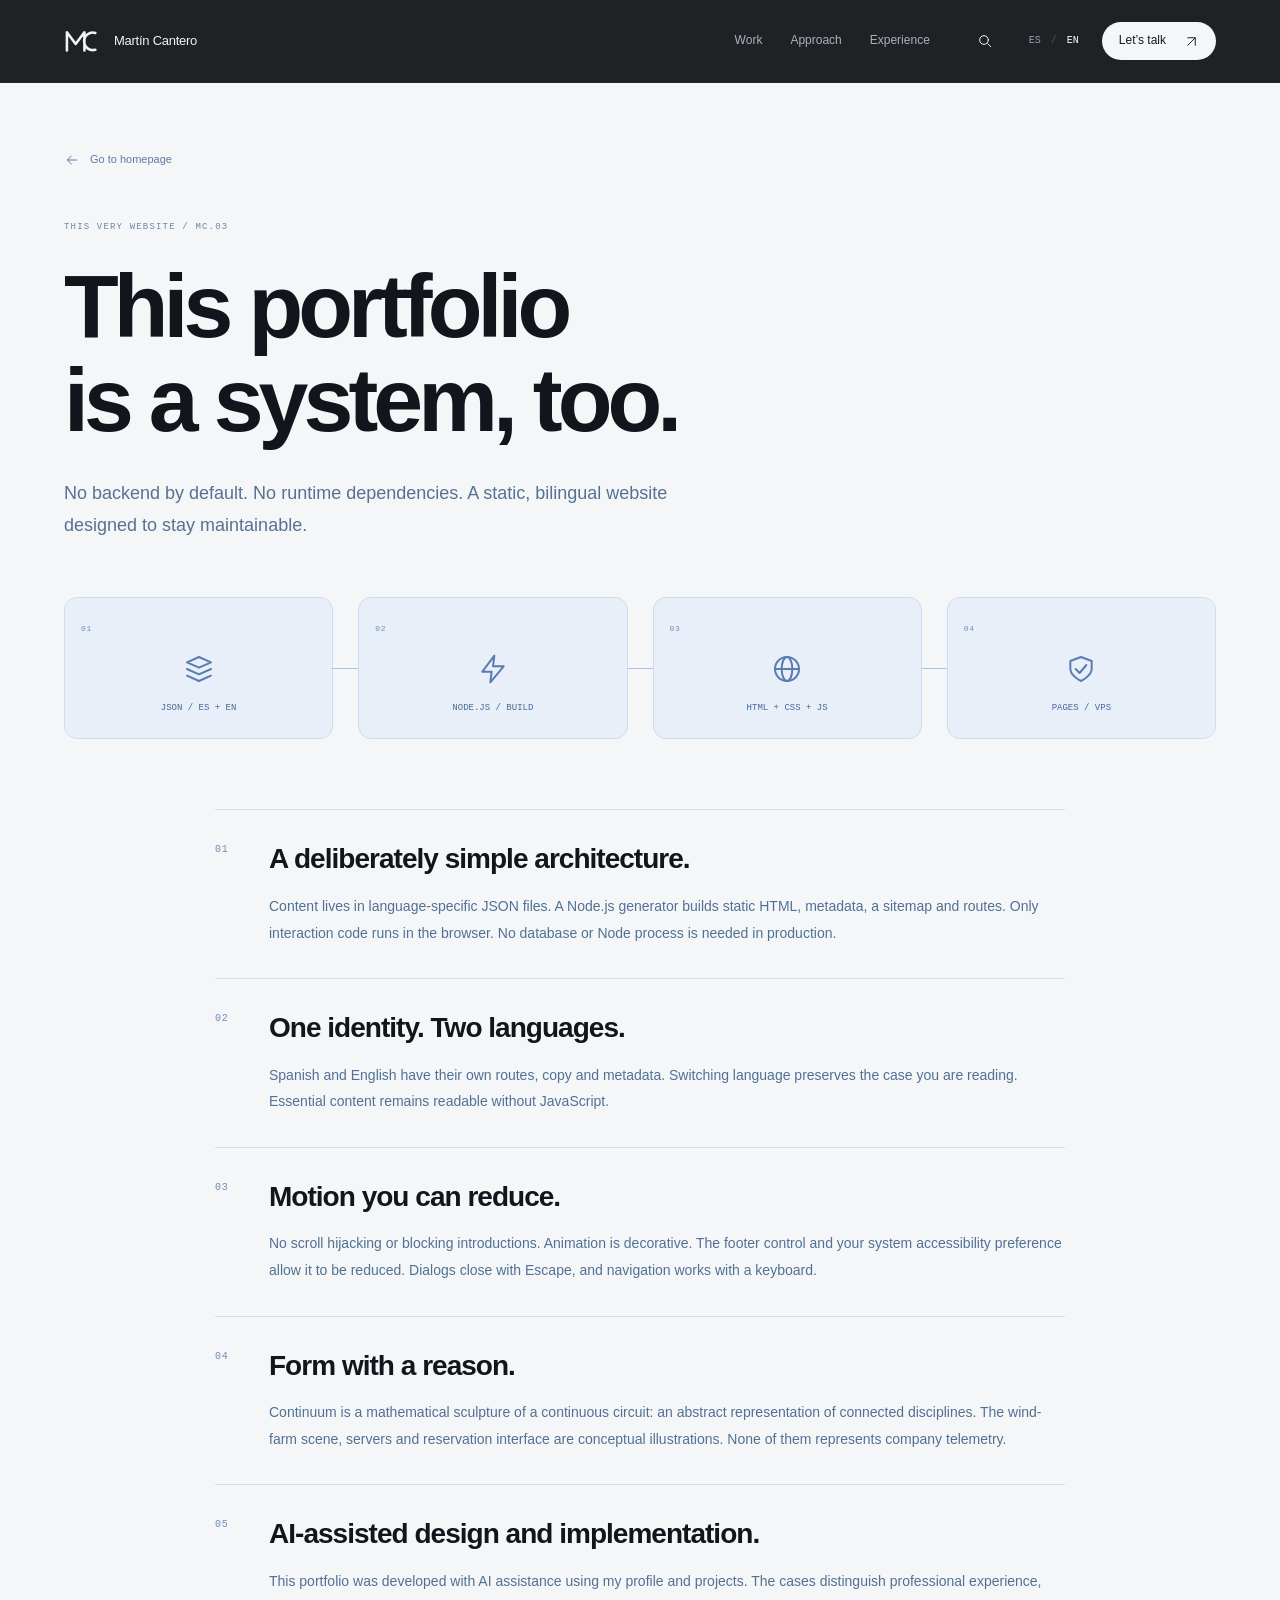
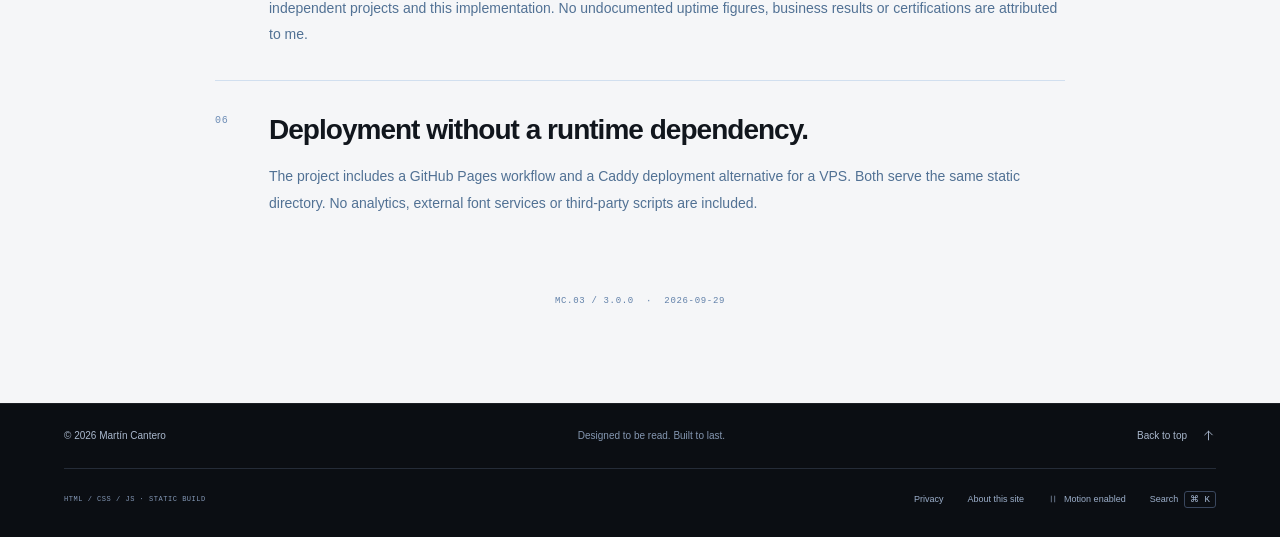
<file: en/colophon/index.html>
<!doctype html><html lang="en"><head><meta charset="utf-8"><meta name="viewport" content="width=device-width,initial-scale=1"><title>About this site - Martín Cantero</title><meta name="description" content="IT/OT Systems Administrator based in Valencia. Production infrastructure, Windows Server, Linux, Proxmox, Zabbix, security and automation."><meta name="theme-color" content="#0a0c10"><meta name="color-scheme" content="light dark"><meta name="referrer" content="strict-origin-when-cross-origin"><link rel="canonical" href="https://martiincantero.github.io/en/colophon/"><link rel="alternate" hreflang="en" href="https://martiincantero.github.io/en/colophon/"><link rel="alternate" hreflang="es" href="https://martiincantero.github.io/es/colofon/"><link rel="alternate" hreflang="x-default" href="https://martiincantero.github.io/es/colofon/"><meta property="og:type" content="website"><meta property="og:title" content="About this site - Martín Cantero"><meta property="og:description" content="IT/OT Systems Administrator based in Valencia. Production infrastructure, Windows Server, Linux, Proxmox, Zabbix, security and automation."><meta property="og:locale" content="en_GB"><meta property="og:locale:alternate" content="es_ES"><meta property="og:url" content="https://martiincantero.github.io/en/colophon/"><meta property="og:image" content="https://martiincantero.github.io/images/og-en.png"><meta property="og:image:width" content="1200"><meta property="og:image:height" content="630"><meta property="og:image:alt" content="Martín Cantero — Infrastructure with intent."><meta name="twitter:card" content="summary_large_image"><link rel="icon" href="../../favicon.svg" type="image/svg+xml"><link rel="stylesheet" href="../../assets/site.8a98864c44.css"><script>try{if(matchMedia('(prefers-reduced-motion: reduce)').matches||localStorage.getItem('mc-motion')==='reduce')document.documentElement.classList.add('reduce-motion')}catch{}</script><script type="application/ld+json">{"@context":"https://schema.org","@type":"Person","name":"Martín Cantero","url":"https://martiincantero.github.io/en/","jobTitle":"IT/OT Systems Administrator","description":"IT/OT Systems Administrator based in Valencia. Production infrastructure, Windows Server, Linux, Proxmox, Zabbix, security and automation.","sameAs":["https://github.com/martiincantero","https://www.linkedin.com/in/martiincantero/"],"knowsAbout":["Windows Server","Linux","Proxmox","Zabbix","IT/OT"]}</script><script defer src="../../assets/main.portable.fea59c9a5c.js"></script></head><body id="top" data-page="colophon" data-base="/" ><a class="skip-link" href="#main">Skip to content</a><div class="reading-line" aria-hidden="true"></div>
 <header class="site-header"><div class="header-inner wrap"><a class="brand" href="../index.html" aria-label="Go to homepage"><svg class="monogram " viewBox="0 0 48 40" fill="none" aria-hidden="true"><path d="M4 33V8l12 16L28 8v25M43 9a12 12 0 1 0 0 23" stroke="currentColor" stroke-width="3.5" stroke-linejoin="round" stroke-linecap="round"/></svg><span>Mart&#237;n Cantero</span></a><nav class="desktop-nav" aria-label="Main navigation"><a href="../index.html#work" data-nav-link="work">Work</a><a href="../index.html#expertise" data-nav-link="expertise">Approach</a><a href="../index.html#experience" data-nav-link="experience">Experience</a></nav><div class="header-actions"><button class="icon-button search-trigger js-only" type="button" data-open="command" aria-label="Search" title="Search (Ctrl / Cmd + K)"><svg class="icon " viewBox="0 0 24 24" fill="none" stroke="currentColor" stroke-width="1.5" stroke-linecap="round" stroke-linejoin="round" aria-hidden="true"><circle cx="10.5" cy="10.5" r="6.5"/><path d="m16 16 4.5 4.5"/></svg></button><nav class="language-switch" aria-label="Language"><a href="../../es/colofon/index.html" lang="es" hreflang="es" data-language="es" >ES</a><span aria-hidden="true">/</span><a href="./index.html" lang="en" hreflang="en" data-language="en" aria-current="true">EN</a></nav><a class="header-contact" href="../index.html#contact">Let’s talk<svg class="icon " viewBox="0 0 24 24" fill="none" stroke="currentColor" stroke-width="1.5" stroke-linecap="round" stroke-linejoin="round" aria-hidden="true"><path d="m6 18 12-12M6 6h12v12"/></svg></a><button class="menu-trigger icon-button js-only" type="button" data-open="menu" aria-label="Menu"><span></span><span></span></button></div></div><nav class="no-js-nav wrap" aria-label="Navigate"><a href="../index.html#work">Work</a><a href="../index.html#expertise">Approach</a><a href="../index.html#experience">Experience</a><a href="../index.html#about">About</a><a href="../index.html#contact">Let’s talk</a></nav></header><main id="main" class="colophon-page light"><div class="wrap"><a class="back-link" href="../index.html"><svg class="icon " viewBox="0 0 24 24" fill="none" stroke="currentColor" stroke-width="1.5" stroke-linecap="round" stroke-linejoin="round" aria-hidden="true"><path d="M19 12H5m6-6-6 6 6 6"/></svg>Go to homepage</a><p class="eyebrow">THIS VERY WEBSITE / MC.03</p><h1>This portfolio<br>is a system, too.</h1><p class="colophon-intro">No backend by default. No runtime dependencies. A static, bilingual website designed to stay maintainable.</p><div class="build-pipeline"><div><span class="mono">01</span><svg class="icon " viewBox="0 0 24 24" fill="none" stroke="currentColor" stroke-width="1.5" stroke-linecap="round" stroke-linejoin="round" aria-hidden="true"><path d="m3 7 9-4 9 4-9 4-9-4Zm0 5 9 4 9-4M3 17l9 4 9-4"/></svg><strong>JSON / ES + EN</strong></div><div><span class="mono">02</span><svg class="icon " viewBox="0 0 24 24" fill="none" stroke="currentColor" stroke-width="1.5" stroke-linecap="round" stroke-linejoin="round" aria-hidden="true"><path d="m13 2-9 12h7l-1 8 10-12h-8l1-8Z"/></svg><strong>NODE.JS / BUILD</strong></div><div><span class="mono">03</span><svg class="icon " viewBox="0 0 24 24" fill="none" stroke="currentColor" stroke-width="1.5" stroke-linecap="round" stroke-linejoin="round" aria-hidden="true"><circle cx="12" cy="12" r="9"/><ellipse cx="12" cy="12" rx="4" ry="9"/><path d="M3 12h18"/></svg><strong>HTML + CSS + JS</strong></div><div><span class="mono">04</span><svg class="icon " viewBox="0 0 24 24" fill="none" stroke="currentColor" stroke-width="1.5" stroke-linecap="round" stroke-linejoin="round" aria-hidden="true"><path d="M12 3 4 6v6c0 5 8 9 8 9s8-4 8-9V6l-8-3Z"/><path d="m8 12 3 3 5-6"/></svg><strong>PAGES / VPS</strong></div></div><div class="colophon-sections"><section><span class="mono">01</span><div><h2>A deliberately simple architecture.</h2><p>Content lives in language-specific JSON files. A Node.js generator builds static HTML, metadata, a sitemap and routes. Only interaction code runs in the browser. No database or Node process is needed in production.</p></div></section><section><span class="mono">02</span><div><h2>One identity. Two languages.</h2><p>Spanish and English have their own routes, copy and metadata. Switching language preserves the case you are reading. Essential content remains readable without JavaScript.</p></div></section><section><span class="mono">03</span><div><h2>Motion you can reduce.</h2><p>No scroll hijacking or blocking introductions. Animation is decorative. The footer control and your system accessibility preference allow it to be reduced. Dialogs close with Escape, and navigation works with a keyboard.</p></div></section><section><span class="mono">04</span><div><h2>Form with a reason.</h2><p>Continuum is a mathematical sculpture of a continuous circuit: an abstract representation of connected disciplines. The wind-farm scene, servers and reservation interface are conceptual illustrations. None of them represents company telemetry.</p></div></section><section><span class="mono">05</span><div><h2>AI-assisted design and implementation.</h2><p>This portfolio was developed with AI assistance using my profile and projects. The cases distinguish professional experience, independent projects and this implementation. No undocumented uptime figures, business results or certifications are attributed to me.</p></div></section><section><span class="mono">06</span><div><h2>Deployment without a runtime dependency.</h2><p>The project includes a GitHub Pages workflow and a Caddy deployment alternative for a VPS. Both serve the same static directory. No analytics, external font services or third-party scripts are included.</p></div></section></div><p class="colophon-version mono">MC.03 / 3.0.0 &nbsp;&middot;&nbsp; 2026-09-29</p></div></main><footer class="site-footer dark"><div class="wrap"><div class="footer-top"><span>&copy; 2026 Mart&#237;n Cantero</span><span>Designed to be read. Built to last.</span><a class="back-top" href="#top">Back to top <svg class="icon " viewBox="0 0 24 24" fill="none" stroke="currentColor" stroke-width="1.5" stroke-linecap="round" stroke-linejoin="round" aria-hidden="true"><path d="M5 12h14m-6-6 6 6-6 6"/></svg></a></div><div class="footer-bottom"><p class="mono">HTML / CSS / JS · STATIC BUILD</p><nav aria-label="Navigate"><a href="../privacy/index.html">Privacy</a><a href="./index.html">About this site</a><button class="motion-toggle js-only" type="button" data-motion-toggle aria-pressed="false" data-on="Reduced motion" data-off="Motion enabled"><svg class="icon " viewBox="0 0 24 24" fill="none" stroke="currentColor" stroke-width="1.5" stroke-linecap="round" stroke-linejoin="round" aria-hidden="true"><path d="M8 5v14M16 5v14"/></svg><span>Reduce motion</span></button><button class="footer-command js-only" data-open="command" type="button">Search<kbd>&#8984; K</kbd></button></nav></div></div></footer><dialog id="command-dialog" class="command-dialog" aria-labelledby="command-title"><div class="dialog-heading"><h2 id="command-title">Search</h2><button class="icon-button" type="button" data-close aria-label="Close"><svg class="icon " viewBox="0 0 24 24" fill="none" stroke="currentColor" stroke-width="1.5" stroke-linecap="round" stroke-linejoin="round" aria-hidden="true"><path d="m6 6 12 12M6 18 18 6"/></svg></button></div><div class="command-search"><svg class="icon " viewBox="0 0 24 24" fill="none" stroke="currentColor" stroke-width="1.5" stroke-linecap="round" stroke-linejoin="round" aria-hidden="true"><circle cx="10.5" cy="10.5" r="6.5"/><path d="m16 16 4.5 4.5"/></svg><label class="sr-only" for="command-input">Find a section or a project</label><input id="command-input" type="search" autocomplete="off" placeholder="Find a section or a project" aria-controls="command-results"></div><nav aria-label="Navigate"><ul id="command-results"><li data-search-item data-search-text="Work work "><a href="../index.html#work"><span class="search-result-icon"><svg class="icon " viewBox="0 0 24 24" fill="none" stroke="currentColor" stroke-width="1.5" stroke-linecap="round" stroke-linejoin="round" aria-hidden="true"><path d="m3 7 9-4 9 4-9 4-9-4Zm0 5 9 4 9-4M3 17l9 4 9-4"/></svg></span><span>Work<small>SECTION</small></span><svg class="icon " viewBox="0 0 24 24" fill="none" stroke="currentColor" stroke-width="1.5" stroke-linecap="round" stroke-linejoin="round" aria-hidden="true"><path d="M5 12h14m-6-6 6 6-6 6"/></svg></a></li><li data-search-item data-search-text="Approach expertise Infrastructure A foundation you can understand. Administration and maintenance of Windows Server and Linux systems, and virtualized environments with Proxmox. The work does not end at deployment. Windows Server Linux Proxmox Monitoring See what is happening. Evolving Zabbix monitoring across systems, services and infrastructure. Diagnosing incidents with the context needed to take action. Zabbix Services Incidents Security Protection is part of operations. Contributing to cybersecurity and penetration testing projects. Previous firewall management and security audit experience during my systems placement. Cybersecurity Pentesting Firewall Automation Improve what happens next. Contributing to automation initiatives and applied AI in technical environments. Technical documentation and procedures that keep knowledge available to the team. Automation Documentation Applied AI"><a href="../index.html#expertise"><span class="search-result-icon"><svg class="icon " viewBox="0 0 24 24" fill="none" stroke="currentColor" stroke-width="1.5" stroke-linecap="round" stroke-linejoin="round" aria-hidden="true"><path d="m3 7 9-4 9 4-9 4-9-4Zm0 5 9 4 9-4M3 17l9 4 9-4"/></svg></span><span>Approach<small>SECTION</small></span><svg class="icon " viewBox="0 0 24 24" fill="none" stroke="currentColor" stroke-width="1.5" stroke-linecap="round" stroke-linejoin="round" aria-hidden="true"><path d="M5 12h14m-6-6 6 6-6 6"/></svg></a></li><li data-search-item data-search-text="Experience experience {&quot;label&quot;:&quot;03 / EXPERIENCE&quot;,&quot;title&quot;:&quot;More responsibility.\nThe same curiosity.&quot;,&quot;intro&quot;:&quot;From learning day-to-day operations to taking responsibility for infrastructure. My journey at 3D Observer.&quot;,&quot;company&quot;:&quot;3D Observer Project, S.L.&quot;,&quot;period&quot;:&quot;MAY 2025 — PRESENT&quot;,&quot;roles&quot;:[{&quot;date&quot;:&quot;APR 2026 — PRESENT&quot;,&quot;title&quot;:&quot;Systems Administrator&quot;,&quot;body&quot;:&quot;Administration, maintenance and evolution of IT/OT infrastructure. Windows Server, Linux, Proxmox and Zabbix monitoring.&quot;,&quot;tags&quot;:[&quot;Infrastructure&quot;,&quot;IT/OT&quot;]},{&quot;date&quot;:&quot;JAN 2026 — APR 2026&quot;,&quot;title&quot;:&quot;Systems &amp; Monitoring · L2&quot;,&quot;body&quot;:&quot;Diagnosing and resolving critical incidents, working directly with clients and coordinating with internal teams.&quot;,&quot;tags&quot;:[&quot;Incidents&quot;,&quot;Production&quot;]},{&quot;date&quot;:&quot;JUN 2025 — JAN 2026&quot;,&quot;title&quot;:&quot;Systems &amp; Monitoring · L1&quot;,&quot;body&quot;:&quot;Supporting clients and internal departments, updating software and resolving first-line incidents.&quot;,&quot;tags&quot;:[&quot;Support&quot;,&quot;Operations&quot;]},{&quot;date&quot;:&quot;MAY 2025&quot;,&quot;title&quot;:&quot;Systems Technician · Placement&quot;,&quot;body&quot;:&quot;Joining the monitoring team, proposing infrastructure improvements and participating in penetration testing.&quot;,&quot;tags&quot;:[&quot;Learning&quot;,&quot;Initiative&quot;]}],&quot;earlierLabel&quot;:&quot;BEFORE THAT&quot;,&quot;earlier&quot;:[{&quot;date&quot;:&quot;2021 — 2024&quot;,&quot;title&quot;:&quot;Project Manager &amp; Sysadmin&quot;,&quot;company&quot;:&quot;Personal project / freelance&quot;,&quot;body&quot;:&quot;Design, deployment and administration of private game servers. Infrastructure, custom resources and technical support.&quot;},{&quot;date&quot;:&quot;FEB — JUN 2024&quot;,&quot;title&quot;:&quot;Systems Technician · Placement&quot;,&quot;company&quot;:&quot;Colegio Trinitarias Torrent&quot;,&quot;body&quot;:&quot;Firewall management, cybersecurity auditing, WordPress and Google Workspace.&quot;}]}"><a href="../index.html#experience"><span class="search-result-icon"><svg class="icon " viewBox="0 0 24 24" fill="none" stroke="currentColor" stroke-width="1.5" stroke-linecap="round" stroke-linejoin="round" aria-hidden="true"><path d="m3 7 9-4 9 4-9 4-9-4Zm0 5 9 4 9-4M3 17l9 4 9-4"/></svg></span><span>Experience<small>SECTION</small></span><svg class="icon " viewBox="0 0 24 24" fill="none" stroke="currentColor" stroke-width="1.5" stroke-linecap="round" stroke-linejoin="round" aria-hidden="true"><path d="M5 12h14m-6-6 6 6-6 6"/></svg></a></li><li data-search-item data-search-text="About about {&quot;label&quot;:&quot;04 / A LITTLE MORE PERSONAL&quot;,&quot;title&quot;:&quot;Working is only\nthe beginning.&quot;,&quot;body&quot;:&quot;I am Martín, a systems administrator based in Valencia. I am drawn to what is not always visible: why a service fails, how its components connect, and what we can change to work better.&quot;,&quot;body2&quot;:&quot;I started by teaching myself through game servers. Today I work with production infrastructure, with the same curiosity. Fixing things is necessary. Understanding them is what moves you forward.&quot;,&quot;educationLabel&quot;:&quot;EDUCATION&quot;,&quot;education&quot;:[{&quot;date&quot;:&quot;2024 — 2026&quot;,&quot;title&quot;:&quot;Networked Computer Systems Administration (ASIR)&quot;,&quot;school&quot;:&quot;Enseñanzas Profesionales Sorolla&quot;,&quot;status&quot;:&quot;Higher vocational qualification · Completed&quot;},{&quot;date&quot;:&quot;2022 — 2024&quot;,&quot;title&quot;:&quot;Microcomputer Systems and Networks (SMR)&quot;,&quot;school&quot;:&quot;Enseñanzas Profesionales Sorolla&quot;,&quot;status&quot;:&quot;Intermediate vocational qualification · Completed&quot;},{&quot;date&quot;:&quot;2027 / PLANNED&quot;,&quot;title&quot;:&quot;Artificial Intelligence &amp; Big Data&quot;,&quot;school&quot;:&quot;MEDAC&quot;,&quot;status&quot;:&quot;Planned specialization · Not yet started&quot;}],&quot;trainingLabel&quot;:&quot;ADDITIONAL TRAINING&quot;,&quot;training&quot;:[&quot;Network Defense&quot;,&quot;Networking Basics&quot;,&quot;Cybersecurity &amp; Ethical Hacking&quot;],&quot;cv&quot;:&quot;My experience, on one page&quot;,&quot;download&quot;:&quot;Download résumé&quot;,&quot;signature&quot;:&quot;CURIOSITY. JUDGEMENT. CONTINUITY.&quot;}"><a href="../index.html#about"><span class="search-result-icon"><svg class="icon " viewBox="0 0 24 24" fill="none" stroke="currentColor" stroke-width="1.5" stroke-linecap="round" stroke-linejoin="round" aria-hidden="true"><path d="m3 7 9-4 9 4-9 4-9-4Zm0 5 9 4 9-4M3 17l9 4 9-4"/></svg></span><span>About<small>SECTION</small></span><svg class="icon " viewBox="0 0 24 24" fill="none" stroke="currentColor" stroke-width="1.5" stroke-linecap="round" stroke-linejoin="round" aria-hidden="true"><path d="M5 12h14m-6-6 6 6-6 6"/></svg></a></li><li data-search-item data-search-text="Let’s talk contact "><a href="../index.html#contact"><span class="search-result-icon"><svg class="icon " viewBox="0 0 24 24" fill="none" stroke="currentColor" stroke-width="1.5" stroke-linecap="round" stroke-linejoin="round" aria-hidden="true"><path d="m3 7 9-4 9 4-9 4-9-4Zm0 5 9 4 9-4M3 17l9 4 9-4"/></svg></span><span>Let’s talk<small>SECTION</small></span><svg class="icon " viewBox="0 0 24 24" fill="none" stroke="currentColor" stroke-width="1.5" stroke-linecap="round" stroke-linejoin="round" aria-hidden="true"><path d="M5 12h14m-6-6 6 6-6 6"/></svg></a></li><li data-search-item data-search-text="3D Observer IT/OT Zabbix Windows / Linux Proxmox IT/OT systems in computer vision and renewable energy."><a href="../work/3d-observer/index.html"><span class="search-result-icon"><svg class="icon " viewBox="0 0 24 24" fill="none" stroke="currentColor" stroke-width="1.5" stroke-linecap="round" stroke-linejoin="round" aria-hidden="true"><path d="m6 18 12-12M6 6h12v12"/></svg></span><span>3D Observer<small>Professional experience</small></span><svg class="icon " viewBox="0 0 24 24" fill="none" stroke="currentColor" stroke-width="1.5" stroke-linecap="round" stroke-linejoin="round" aria-hidden="true"><path d="M5 12h14m-6-6 6 6-6 6"/></svg></a></li><li data-search-item data-search-text="SGR-IT PHP MySQL JavaScript Roles IT resource and booking management with PHP, MySQL and availability checks."><a href="../work/sgr-it/index.html"><span class="search-result-icon"><svg class="icon " viewBox="0 0 24 24" fill="none" stroke="currentColor" stroke-width="1.5" stroke-linecap="round" stroke-linejoin="round" aria-hidden="true"><path d="m6 18 12-12M6 6h12v12"/></svg></span><span>SGR-IT<small>Development project</small></span><svg class="icon " viewBox="0 0 24 24" fill="none" stroke="currentColor" stroke-width="1.5" stroke-linecap="round" stroke-linejoin="round" aria-hidden="true"><path d="M5 12h14m-6-6 6 6-6 6"/></svg></a></li><li data-search-item data-search-text="Custom game servers Infrastructure Deployment Support Where my journey began: private game servers, infrastructure and support."><a href="../work/game-servers/index.html"><span class="search-result-icon"><svg class="icon " viewBox="0 0 24 24" fill="none" stroke="currentColor" stroke-width="1.5" stroke-linecap="round" stroke-linejoin="round" aria-hidden="true"><path d="m6 18 12-12M6 6h12v12"/></svg></span><span>Custom game servers<small>Personal project / freelance</small></span><svg class="icon " viewBox="0 0 24 24" fill="none" stroke="currentColor" stroke-width="1.5" stroke-linecap="round" stroke-linejoin="round" aria-hidden="true"><path d="M5 12h14m-6-6 6 6-6 6"/></svg></a></li></ul><p class="command-empty" hidden role="status">No results. Try systems, experience or SGR-IT.</p></nav><div class="command-footer mono"><span>&uarr; &darr; Navigate</span><span>ESC Close</span></div></dialog>
 <dialog id="menu-dialog" class="menu-dialog" aria-labelledby="menu-title"><div class="menu-top"><span id="menu-title"><svg class="monogram " viewBox="0 0 48 40" fill="none" aria-hidden="true"><path d="M4 33V8l12 16L28 8v25M43 9a12 12 0 1 0 0 23" stroke="currentColor" stroke-width="3.5" stroke-linejoin="round" stroke-linecap="round"/></svg> Main navigation</span><button class="icon-button" data-close type="button" aria-label="Close"><svg class="icon " viewBox="0 0 24 24" fill="none" stroke="currentColor" stroke-width="1.5" stroke-linecap="round" stroke-linejoin="round" aria-hidden="true"><path d="m6 6 12 12M6 18 18 6"/></svg></button></div><nav class="menu-links"><a href="../index.html#work"><span class="mono">01</span>Work<svg class="icon " viewBox="0 0 24 24" fill="none" stroke="currentColor" stroke-width="1.5" stroke-linecap="round" stroke-linejoin="round" aria-hidden="true"><path d="m6 18 12-12M6 6h12v12"/></svg></a><a href="../index.html#expertise"><span class="mono">02</span>Approach<svg class="icon " viewBox="0 0 24 24" fill="none" stroke="currentColor" stroke-width="1.5" stroke-linecap="round" stroke-linejoin="round" aria-hidden="true"><path d="m6 18 12-12M6 6h12v12"/></svg></a><a href="../index.html#experience"><span class="mono">03</span>Experience<svg class="icon " viewBox="0 0 24 24" fill="none" stroke="currentColor" stroke-width="1.5" stroke-linecap="round" stroke-linejoin="round" aria-hidden="true"><path d="m6 18 12-12M6 6h12v12"/></svg></a><a href="../index.html#about"><span class="mono">04</span>About<svg class="icon " viewBox="0 0 24 24" fill="none" stroke="currentColor" stroke-width="1.5" stroke-linecap="round" stroke-linejoin="round" aria-hidden="true"><path d="m6 18 12-12M6 6h12v12"/></svg></a><a href="../index.html#contact"><span class="mono">05</span>Let’s talk<svg class="icon " viewBox="0 0 24 24" fill="none" stroke="currentColor" stroke-width="1.5" stroke-linecap="round" stroke-linejoin="round" aria-hidden="true"><path d="m6 18 12-12M6 6h12v12"/></svg></a></nav><div class="menu-bottom"><p>One system. Many ways in.</p><div><a class="text-link" href="https://github.com/martiincantero" target="_blank" rel="noopener noreferrer" aria-label="GitHub (opens in a new tab)">GitHub<svg class="icon " viewBox="0 0 24 24" fill="none" stroke="currentColor" stroke-width="1.5" stroke-linecap="round" stroke-linejoin="round" aria-hidden="true"><path d="m6 18 12-12M6 6h12v12"/></svg></a><a class="text-link" href="https://www.linkedin.com/in/martiincantero/" target="_blank" rel="noopener noreferrer" aria-label="LinkedIn (opens in a new tab)">LinkedIn<svg class="icon " viewBox="0 0 24 24" fill="none" stroke="currentColor" stroke-width="1.5" stroke-linecap="round" stroke-linejoin="round" aria-hidden="true"><path d="m6 18 12-12M6 6h12v12"/></svg></a></div></div></dialog>
 <dialog id="quick-dialog" class="quick-dialog" aria-labelledby="quick-title"><div class="dialog-heading"><span class="eyebrow">MC / OVERVIEW</span><button type="button" class="icon-button" data-close aria-label="Close"><svg class="icon " viewBox="0 0 24 24" fill="none" stroke="currentColor" stroke-width="1.5" stroke-linecap="round" stroke-linejoin="round" aria-hidden="true"><path d="m6 6 12 12M6 18 18 6"/></svg></button></div><h2 id="quick-title">In one minute<span>.</span></h2><p class="quick-intro">The essentials, without losing the context.</p><section class="quick-row"><span class="mono">01</span><div><h3>What I do</h3><p>Systems administrator at 3D Observer. Production IT/OT infrastructure, Windows Server, Linux, Proxmox and Zabbix.</p></div></section><section class="quick-row"><span class="mono">02</span><div><h3>What I bring</h3><p>Administration and monitoring, incident response, security, documentation and continuous improvement.</p></div></section><section class="quick-row"><span class="mono">03</span><div><h3>My path</h3><p>From placement to N1, N2 and systems administration. ASIR completed in 2026; AI and Big Data specialisation planned for 2027.</p></div></section><a class="button button-blue" href="../../cv/Martin-Cantero-CV-EN.pdf" download>Download English CV<svg class="icon " viewBox="0 0 24 24" fill="none" stroke="currentColor" stroke-width="1.5" stroke-linecap="round" stroke-linejoin="round" aria-hidden="true"><path d="M12 3v12m-5-5 5 5 5-5M5 17v4h14v-4"/></svg></a></dialog></body></html>
</file>
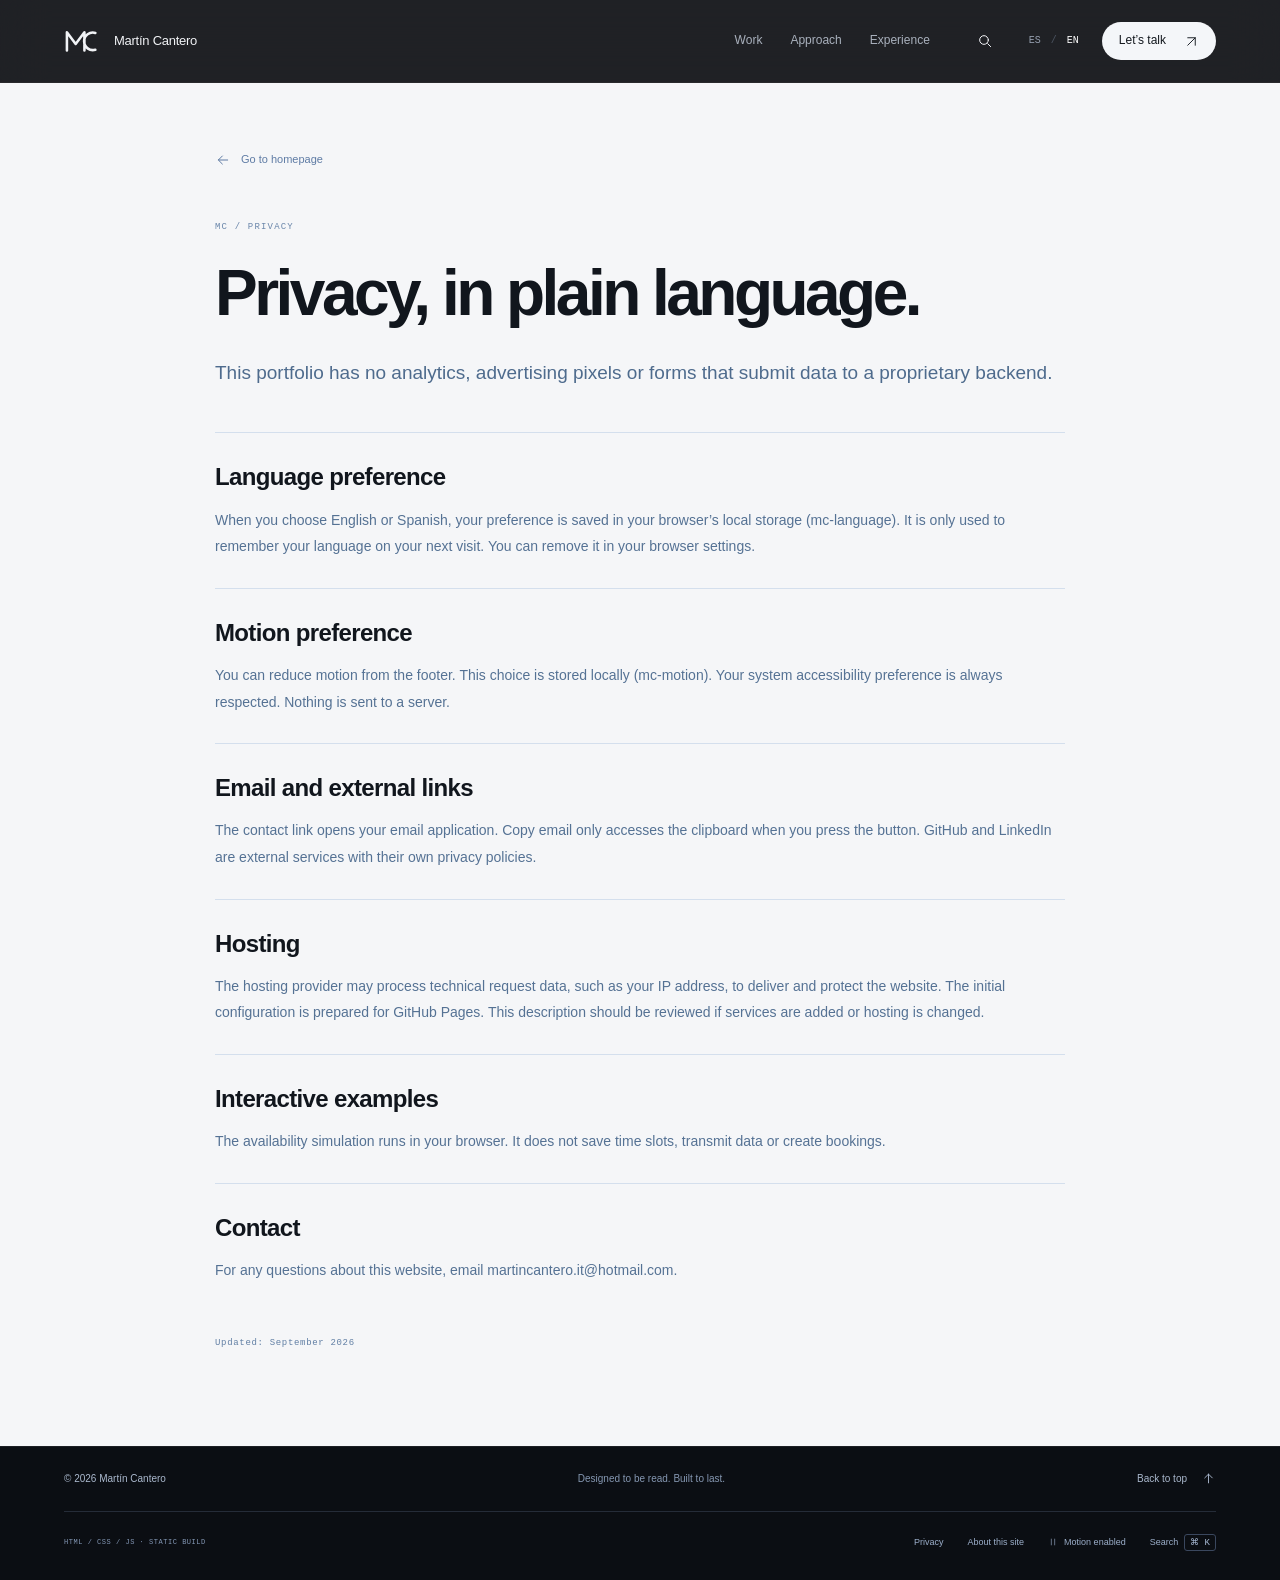
<file: en/privacy/index.html>
<!doctype html><html lang="en"><head><meta charset="utf-8"><meta name="viewport" content="width=device-width,initial-scale=1"><title>Privacy - Martín Cantero</title><meta name="description" content="IT/OT Systems Administrator based in Valencia. Production infrastructure, Windows Server, Linux, Proxmox, Zabbix, security and automation."><meta name="theme-color" content="#0a0c10"><meta name="color-scheme" content="light dark"><meta name="referrer" content="strict-origin-when-cross-origin"><link rel="canonical" href="https://martiincantero.github.io/en/privacy/"><link rel="alternate" hreflang="en" href="https://martiincantero.github.io/en/privacy/"><link rel="alternate" hreflang="es" href="https://martiincantero.github.io/es/privacidad/"><link rel="alternate" hreflang="x-default" href="https://martiincantero.github.io/es/privacidad/"><meta property="og:type" content="website"><meta property="og:title" content="Privacy - Martín Cantero"><meta property="og:description" content="IT/OT Systems Administrator based in Valencia. Production infrastructure, Windows Server, Linux, Proxmox, Zabbix, security and automation."><meta property="og:locale" content="en_GB"><meta property="og:locale:alternate" content="es_ES"><meta property="og:url" content="https://martiincantero.github.io/en/privacy/"><meta property="og:image" content="https://martiincantero.github.io/images/og-en.png"><meta property="og:image:width" content="1200"><meta property="og:image:height" content="630"><meta property="og:image:alt" content="Martín Cantero — Infrastructure with intent."><meta name="twitter:card" content="summary_large_image"><link rel="icon" href="../../favicon.svg" type="image/svg+xml"><link rel="stylesheet" href="../../assets/site.8a98864c44.css"><script>try{if(matchMedia('(prefers-reduced-motion: reduce)').matches||localStorage.getItem('mc-motion')==='reduce')document.documentElement.classList.add('reduce-motion')}catch{}</script><script type="application/ld+json">{"@context":"https://schema.org","@type":"Person","name":"Martín Cantero","url":"https://martiincantero.github.io/en/","jobTitle":"IT/OT Systems Administrator","description":"IT/OT Systems Administrator based in Valencia. Production infrastructure, Windows Server, Linux, Proxmox, Zabbix, security and automation.","sameAs":["https://github.com/martiincantero","https://www.linkedin.com/in/martiincantero/"],"knowsAbout":["Windows Server","Linux","Proxmox","Zabbix","IT/OT"]}</script><script defer src="../../assets/main.portable.fea59c9a5c.js"></script></head><body id="top" data-page="privacy" data-base="/" ><a class="skip-link" href="#main">Skip to content</a><div class="reading-line" aria-hidden="true"></div>
 <header class="site-header"><div class="header-inner wrap"><a class="brand" href="../index.html" aria-label="Go to homepage"><svg class="monogram " viewBox="0 0 48 40" fill="none" aria-hidden="true"><path d="M4 33V8l12 16L28 8v25M43 9a12 12 0 1 0 0 23" stroke="currentColor" stroke-width="3.5" stroke-linejoin="round" stroke-linecap="round"/></svg><span>Mart&#237;n Cantero</span></a><nav class="desktop-nav" aria-label="Main navigation"><a href="../index.html#work" data-nav-link="work">Work</a><a href="../index.html#expertise" data-nav-link="expertise">Approach</a><a href="../index.html#experience" data-nav-link="experience">Experience</a></nav><div class="header-actions"><button class="icon-button search-trigger js-only" type="button" data-open="command" aria-label="Search" title="Search (Ctrl / Cmd + K)"><svg class="icon " viewBox="0 0 24 24" fill="none" stroke="currentColor" stroke-width="1.5" stroke-linecap="round" stroke-linejoin="round" aria-hidden="true"><circle cx="10.5" cy="10.5" r="6.5"/><path d="m16 16 4.5 4.5"/></svg></button><nav class="language-switch" aria-label="Language"><a href="../../es/privacidad/index.html" lang="es" hreflang="es" data-language="es" >ES</a><span aria-hidden="true">/</span><a href="./index.html" lang="en" hreflang="en" data-language="en" aria-current="true">EN</a></nav><a class="header-contact" href="../index.html#contact">Let’s talk<svg class="icon " viewBox="0 0 24 24" fill="none" stroke="currentColor" stroke-width="1.5" stroke-linecap="round" stroke-linejoin="round" aria-hidden="true"><path d="m6 18 12-12M6 6h12v12"/></svg></a><button class="menu-trigger icon-button js-only" type="button" data-open="menu" aria-label="Menu"><span></span><span></span></button></div></div><nav class="no-js-nav wrap" aria-label="Navigate"><a href="../index.html#work">Work</a><a href="../index.html#expertise">Approach</a><a href="../index.html#experience">Experience</a><a href="../index.html#about">About</a><a href="../index.html#contact">Let’s talk</a></nav></header><main id="main" class="text-page light"><div class="wrap text-page-inner"><a class="back-link" href="../index.html"><svg class="icon " viewBox="0 0 24 24" fill="none" stroke="currentColor" stroke-width="1.5" stroke-linecap="round" stroke-linejoin="round" aria-hidden="true"><path d="M19 12H5m6-6-6 6 6 6"/></svg>Go to homepage</a><p class="eyebrow">MC / Privacy</p><h1>Privacy, in plain language.</h1><p class="text-page-intro">This portfolio has no analytics, advertising pixels or forms that submit data to a proprietary backend.</p><section><h2>Language preference</h2><p>When you choose English or Spanish, your preference is saved in your browser’s local storage (mc-language). It is only used to remember your language on your next visit. You can remove it in your browser settings.</p></section><section><h2>Motion preference</h2><p>You can reduce motion from the footer. This choice is stored locally (mc-motion). Your system accessibility preference is always respected. Nothing is sent to a server.</p></section><section><h2>Email and external links</h2><p>The contact link opens your email application. Copy email only accesses the clipboard when you press the button. GitHub and LinkedIn are external services with their own privacy policies.</p></section><section><h2>Hosting</h2><p>The hosting provider may process technical request data, such as your IP address, to deliver and protect the website. The initial configuration is prepared for GitHub Pages. This description should be reviewed if services are added or hosting is changed.</p></section><section><h2>Interactive examples</h2><p>The availability simulation runs in your browser. It does not save time slots, transmit data or create bookings.</p></section><section><h2>Contact</h2><p>For any questions about this website, email martincantero.it@hotmail.com.</p></section><p class="mono">Updated: September 2026</p></div></main><footer class="site-footer dark"><div class="wrap"><div class="footer-top"><span>&copy; 2026 Mart&#237;n Cantero</span><span>Designed to be read. Built to last.</span><a class="back-top" href="#top">Back to top <svg class="icon " viewBox="0 0 24 24" fill="none" stroke="currentColor" stroke-width="1.5" stroke-linecap="round" stroke-linejoin="round" aria-hidden="true"><path d="M5 12h14m-6-6 6 6-6 6"/></svg></a></div><div class="footer-bottom"><p class="mono">HTML / CSS / JS · STATIC BUILD</p><nav aria-label="Navigate"><a href="./index.html">Privacy</a><a href="../colophon/index.html">About this site</a><button class="motion-toggle js-only" type="button" data-motion-toggle aria-pressed="false" data-on="Reduced motion" data-off="Motion enabled"><svg class="icon " viewBox="0 0 24 24" fill="none" stroke="currentColor" stroke-width="1.5" stroke-linecap="round" stroke-linejoin="round" aria-hidden="true"><path d="M8 5v14M16 5v14"/></svg><span>Reduce motion</span></button><button class="footer-command js-only" data-open="command" type="button">Search<kbd>&#8984; K</kbd></button></nav></div></div></footer><dialog id="command-dialog" class="command-dialog" aria-labelledby="command-title"><div class="dialog-heading"><h2 id="command-title">Search</h2><button class="icon-button" type="button" data-close aria-label="Close"><svg class="icon " viewBox="0 0 24 24" fill="none" stroke="currentColor" stroke-width="1.5" stroke-linecap="round" stroke-linejoin="round" aria-hidden="true"><path d="m6 6 12 12M6 18 18 6"/></svg></button></div><div class="command-search"><svg class="icon " viewBox="0 0 24 24" fill="none" stroke="currentColor" stroke-width="1.5" stroke-linecap="round" stroke-linejoin="round" aria-hidden="true"><circle cx="10.5" cy="10.5" r="6.5"/><path d="m16 16 4.5 4.5"/></svg><label class="sr-only" for="command-input">Find a section or a project</label><input id="command-input" type="search" autocomplete="off" placeholder="Find a section or a project" aria-controls="command-results"></div><nav aria-label="Navigate"><ul id="command-results"><li data-search-item data-search-text="Work work "><a href="../index.html#work"><span class="search-result-icon"><svg class="icon " viewBox="0 0 24 24" fill="none" stroke="currentColor" stroke-width="1.5" stroke-linecap="round" stroke-linejoin="round" aria-hidden="true"><path d="m3 7 9-4 9 4-9 4-9-4Zm0 5 9 4 9-4M3 17l9 4 9-4"/></svg></span><span>Work<small>SECTION</small></span><svg class="icon " viewBox="0 0 24 24" fill="none" stroke="currentColor" stroke-width="1.5" stroke-linecap="round" stroke-linejoin="round" aria-hidden="true"><path d="M5 12h14m-6-6 6 6-6 6"/></svg></a></li><li data-search-item data-search-text="Approach expertise Infrastructure A foundation you can understand. Administration and maintenance of Windows Server and Linux systems, and virtualized environments with Proxmox. The work does not end at deployment. Windows Server Linux Proxmox Monitoring See what is happening. Evolving Zabbix monitoring across systems, services and infrastructure. Diagnosing incidents with the context needed to take action. Zabbix Services Incidents Security Protection is part of operations. Contributing to cybersecurity and penetration testing projects. Previous firewall management and security audit experience during my systems placement. Cybersecurity Pentesting Firewall Automation Improve what happens next. Contributing to automation initiatives and applied AI in technical environments. Technical documentation and procedures that keep knowledge available to the team. Automation Documentation Applied AI"><a href="../index.html#expertise"><span class="search-result-icon"><svg class="icon " viewBox="0 0 24 24" fill="none" stroke="currentColor" stroke-width="1.5" stroke-linecap="round" stroke-linejoin="round" aria-hidden="true"><path d="m3 7 9-4 9 4-9 4-9-4Zm0 5 9 4 9-4M3 17l9 4 9-4"/></svg></span><span>Approach<small>SECTION</small></span><svg class="icon " viewBox="0 0 24 24" fill="none" stroke="currentColor" stroke-width="1.5" stroke-linecap="round" stroke-linejoin="round" aria-hidden="true"><path d="M5 12h14m-6-6 6 6-6 6"/></svg></a></li><li data-search-item data-search-text="Experience experience {&quot;label&quot;:&quot;03 / EXPERIENCE&quot;,&quot;title&quot;:&quot;More responsibility.\nThe same curiosity.&quot;,&quot;intro&quot;:&quot;From learning day-to-day operations to taking responsibility for infrastructure. My journey at 3D Observer.&quot;,&quot;company&quot;:&quot;3D Observer Project, S.L.&quot;,&quot;period&quot;:&quot;MAY 2025 — PRESENT&quot;,&quot;roles&quot;:[{&quot;date&quot;:&quot;APR 2026 — PRESENT&quot;,&quot;title&quot;:&quot;Systems Administrator&quot;,&quot;body&quot;:&quot;Administration, maintenance and evolution of IT/OT infrastructure. Windows Server, Linux, Proxmox and Zabbix monitoring.&quot;,&quot;tags&quot;:[&quot;Infrastructure&quot;,&quot;IT/OT&quot;]},{&quot;date&quot;:&quot;JAN 2026 — APR 2026&quot;,&quot;title&quot;:&quot;Systems &amp; Monitoring · L2&quot;,&quot;body&quot;:&quot;Diagnosing and resolving critical incidents, working directly with clients and coordinating with internal teams.&quot;,&quot;tags&quot;:[&quot;Incidents&quot;,&quot;Production&quot;]},{&quot;date&quot;:&quot;JUN 2025 — JAN 2026&quot;,&quot;title&quot;:&quot;Systems &amp; Monitoring · L1&quot;,&quot;body&quot;:&quot;Supporting clients and internal departments, updating software and resolving first-line incidents.&quot;,&quot;tags&quot;:[&quot;Support&quot;,&quot;Operations&quot;]},{&quot;date&quot;:&quot;MAY 2025&quot;,&quot;title&quot;:&quot;Systems Technician · Placement&quot;,&quot;body&quot;:&quot;Joining the monitoring team, proposing infrastructure improvements and participating in penetration testing.&quot;,&quot;tags&quot;:[&quot;Learning&quot;,&quot;Initiative&quot;]}],&quot;earlierLabel&quot;:&quot;BEFORE THAT&quot;,&quot;earlier&quot;:[{&quot;date&quot;:&quot;2021 — 2024&quot;,&quot;title&quot;:&quot;Project Manager &amp; Sysadmin&quot;,&quot;company&quot;:&quot;Personal project / freelance&quot;,&quot;body&quot;:&quot;Design, deployment and administration of private game servers. Infrastructure, custom resources and technical support.&quot;},{&quot;date&quot;:&quot;FEB — JUN 2024&quot;,&quot;title&quot;:&quot;Systems Technician · Placement&quot;,&quot;company&quot;:&quot;Colegio Trinitarias Torrent&quot;,&quot;body&quot;:&quot;Firewall management, cybersecurity auditing, WordPress and Google Workspace.&quot;}]}"><a href="../index.html#experience"><span class="search-result-icon"><svg class="icon " viewBox="0 0 24 24" fill="none" stroke="currentColor" stroke-width="1.5" stroke-linecap="round" stroke-linejoin="round" aria-hidden="true"><path d="m3 7 9-4 9 4-9 4-9-4Zm0 5 9 4 9-4M3 17l9 4 9-4"/></svg></span><span>Experience<small>SECTION</small></span><svg class="icon " viewBox="0 0 24 24" fill="none" stroke="currentColor" stroke-width="1.5" stroke-linecap="round" stroke-linejoin="round" aria-hidden="true"><path d="M5 12h14m-6-6 6 6-6 6"/></svg></a></li><li data-search-item data-search-text="About about {&quot;label&quot;:&quot;04 / A LITTLE MORE PERSONAL&quot;,&quot;title&quot;:&quot;Working is only\nthe beginning.&quot;,&quot;body&quot;:&quot;I am Martín, a systems administrator based in Valencia. I am drawn to what is not always visible: why a service fails, how its components connect, and what we can change to work better.&quot;,&quot;body2&quot;:&quot;I started by teaching myself through game servers. Today I work with production infrastructure, with the same curiosity. Fixing things is necessary. Understanding them is what moves you forward.&quot;,&quot;educationLabel&quot;:&quot;EDUCATION&quot;,&quot;education&quot;:[{&quot;date&quot;:&quot;2024 — 2026&quot;,&quot;title&quot;:&quot;Networked Computer Systems Administration (ASIR)&quot;,&quot;school&quot;:&quot;Enseñanzas Profesionales Sorolla&quot;,&quot;status&quot;:&quot;Higher vocational qualification · Completed&quot;},{&quot;date&quot;:&quot;2022 — 2024&quot;,&quot;title&quot;:&quot;Microcomputer Systems and Networks (SMR)&quot;,&quot;school&quot;:&quot;Enseñanzas Profesionales Sorolla&quot;,&quot;status&quot;:&quot;Intermediate vocational qualification · Completed&quot;},{&quot;date&quot;:&quot;2027 / PLANNED&quot;,&quot;title&quot;:&quot;Artificial Intelligence &amp; Big Data&quot;,&quot;school&quot;:&quot;MEDAC&quot;,&quot;status&quot;:&quot;Planned specialization · Not yet started&quot;}],&quot;trainingLabel&quot;:&quot;ADDITIONAL TRAINING&quot;,&quot;training&quot;:[&quot;Network Defense&quot;,&quot;Networking Basics&quot;,&quot;Cybersecurity &amp; Ethical Hacking&quot;],&quot;cv&quot;:&quot;My experience, on one page&quot;,&quot;download&quot;:&quot;Download résumé&quot;,&quot;signature&quot;:&quot;CURIOSITY. JUDGEMENT. CONTINUITY.&quot;}"><a href="../index.html#about"><span class="search-result-icon"><svg class="icon " viewBox="0 0 24 24" fill="none" stroke="currentColor" stroke-width="1.5" stroke-linecap="round" stroke-linejoin="round" aria-hidden="true"><path d="m3 7 9-4 9 4-9 4-9-4Zm0 5 9 4 9-4M3 17l9 4 9-4"/></svg></span><span>About<small>SECTION</small></span><svg class="icon " viewBox="0 0 24 24" fill="none" stroke="currentColor" stroke-width="1.5" stroke-linecap="round" stroke-linejoin="round" aria-hidden="true"><path d="M5 12h14m-6-6 6 6-6 6"/></svg></a></li><li data-search-item data-search-text="Let’s talk contact "><a href="../index.html#contact"><span class="search-result-icon"><svg class="icon " viewBox="0 0 24 24" fill="none" stroke="currentColor" stroke-width="1.5" stroke-linecap="round" stroke-linejoin="round" aria-hidden="true"><path d="m3 7 9-4 9 4-9 4-9-4Zm0 5 9 4 9-4M3 17l9 4 9-4"/></svg></span><span>Let’s talk<small>SECTION</small></span><svg class="icon " viewBox="0 0 24 24" fill="none" stroke="currentColor" stroke-width="1.5" stroke-linecap="round" stroke-linejoin="round" aria-hidden="true"><path d="M5 12h14m-6-6 6 6-6 6"/></svg></a></li><li data-search-item data-search-text="3D Observer IT/OT Zabbix Windows / Linux Proxmox IT/OT systems in computer vision and renewable energy."><a href="../work/3d-observer/index.html"><span class="search-result-icon"><svg class="icon " viewBox="0 0 24 24" fill="none" stroke="currentColor" stroke-width="1.5" stroke-linecap="round" stroke-linejoin="round" aria-hidden="true"><path d="m6 18 12-12M6 6h12v12"/></svg></span><span>3D Observer<small>Professional experience</small></span><svg class="icon " viewBox="0 0 24 24" fill="none" stroke="currentColor" stroke-width="1.5" stroke-linecap="round" stroke-linejoin="round" aria-hidden="true"><path d="M5 12h14m-6-6 6 6-6 6"/></svg></a></li><li data-search-item data-search-text="SGR-IT PHP MySQL JavaScript Roles IT resource and booking management with PHP, MySQL and availability checks."><a href="../work/sgr-it/index.html"><span class="search-result-icon"><svg class="icon " viewBox="0 0 24 24" fill="none" stroke="currentColor" stroke-width="1.5" stroke-linecap="round" stroke-linejoin="round" aria-hidden="true"><path d="m6 18 12-12M6 6h12v12"/></svg></span><span>SGR-IT<small>Development project</small></span><svg class="icon " viewBox="0 0 24 24" fill="none" stroke="currentColor" stroke-width="1.5" stroke-linecap="round" stroke-linejoin="round" aria-hidden="true"><path d="M5 12h14m-6-6 6 6-6 6"/></svg></a></li><li data-search-item data-search-text="Custom game servers Infrastructure Deployment Support Where my journey began: private game servers, infrastructure and support."><a href="../work/game-servers/index.html"><span class="search-result-icon"><svg class="icon " viewBox="0 0 24 24" fill="none" stroke="currentColor" stroke-width="1.5" stroke-linecap="round" stroke-linejoin="round" aria-hidden="true"><path d="m6 18 12-12M6 6h12v12"/></svg></span><span>Custom game servers<small>Personal project / freelance</small></span><svg class="icon " viewBox="0 0 24 24" fill="none" stroke="currentColor" stroke-width="1.5" stroke-linecap="round" stroke-linejoin="round" aria-hidden="true"><path d="M5 12h14m-6-6 6 6-6 6"/></svg></a></li></ul><p class="command-empty" hidden role="status">No results. Try systems, experience or SGR-IT.</p></nav><div class="command-footer mono"><span>&uarr; &darr; Navigate</span><span>ESC Close</span></div></dialog>
 <dialog id="menu-dialog" class="menu-dialog" aria-labelledby="menu-title"><div class="menu-top"><span id="menu-title"><svg class="monogram " viewBox="0 0 48 40" fill="none" aria-hidden="true"><path d="M4 33V8l12 16L28 8v25M43 9a12 12 0 1 0 0 23" stroke="currentColor" stroke-width="3.5" stroke-linejoin="round" stroke-linecap="round"/></svg> Main navigation</span><button class="icon-button" data-close type="button" aria-label="Close"><svg class="icon " viewBox="0 0 24 24" fill="none" stroke="currentColor" stroke-width="1.5" stroke-linecap="round" stroke-linejoin="round" aria-hidden="true"><path d="m6 6 12 12M6 18 18 6"/></svg></button></div><nav class="menu-links"><a href="../index.html#work"><span class="mono">01</span>Work<svg class="icon " viewBox="0 0 24 24" fill="none" stroke="currentColor" stroke-width="1.5" stroke-linecap="round" stroke-linejoin="round" aria-hidden="true"><path d="m6 18 12-12M6 6h12v12"/></svg></a><a href="../index.html#expertise"><span class="mono">02</span>Approach<svg class="icon " viewBox="0 0 24 24" fill="none" stroke="currentColor" stroke-width="1.5" stroke-linecap="round" stroke-linejoin="round" aria-hidden="true"><path d="m6 18 12-12M6 6h12v12"/></svg></a><a href="../index.html#experience"><span class="mono">03</span>Experience<svg class="icon " viewBox="0 0 24 24" fill="none" stroke="currentColor" stroke-width="1.5" stroke-linecap="round" stroke-linejoin="round" aria-hidden="true"><path d="m6 18 12-12M6 6h12v12"/></svg></a><a href="../index.html#about"><span class="mono">04</span>About<svg class="icon " viewBox="0 0 24 24" fill="none" stroke="currentColor" stroke-width="1.5" stroke-linecap="round" stroke-linejoin="round" aria-hidden="true"><path d="m6 18 12-12M6 6h12v12"/></svg></a><a href="../index.html#contact"><span class="mono">05</span>Let’s talk<svg class="icon " viewBox="0 0 24 24" fill="none" stroke="currentColor" stroke-width="1.5" stroke-linecap="round" stroke-linejoin="round" aria-hidden="true"><path d="m6 18 12-12M6 6h12v12"/></svg></a></nav><div class="menu-bottom"><p>One system. Many ways in.</p><div><a class="text-link" href="https://github.com/martiincantero" target="_blank" rel="noopener noreferrer" aria-label="GitHub (opens in a new tab)">GitHub<svg class="icon " viewBox="0 0 24 24" fill="none" stroke="currentColor" stroke-width="1.5" stroke-linecap="round" stroke-linejoin="round" aria-hidden="true"><path d="m6 18 12-12M6 6h12v12"/></svg></a><a class="text-link" href="https://www.linkedin.com/in/martiincantero/" target="_blank" rel="noopener noreferrer" aria-label="LinkedIn (opens in a new tab)">LinkedIn<svg class="icon " viewBox="0 0 24 24" fill="none" stroke="currentColor" stroke-width="1.5" stroke-linecap="round" stroke-linejoin="round" aria-hidden="true"><path d="m6 18 12-12M6 6h12v12"/></svg></a></div></div></dialog>
 <dialog id="quick-dialog" class="quick-dialog" aria-labelledby="quick-title"><div class="dialog-heading"><span class="eyebrow">MC / OVERVIEW</span><button type="button" class="icon-button" data-close aria-label="Close"><svg class="icon " viewBox="0 0 24 24" fill="none" stroke="currentColor" stroke-width="1.5" stroke-linecap="round" stroke-linejoin="round" aria-hidden="true"><path d="m6 6 12 12M6 18 18 6"/></svg></button></div><h2 id="quick-title">In one minute<span>.</span></h2><p class="quick-intro">The essentials, without losing the context.</p><section class="quick-row"><span class="mono">01</span><div><h3>What I do</h3><p>Systems administrator at 3D Observer. Production IT/OT infrastructure, Windows Server, Linux, Proxmox and Zabbix.</p></div></section><section class="quick-row"><span class="mono">02</span><div><h3>What I bring</h3><p>Administration and monitoring, incident response, security, documentation and continuous improvement.</p></div></section><section class="quick-row"><span class="mono">03</span><div><h3>My path</h3><p>From placement to N1, N2 and systems administration. ASIR completed in 2026; AI and Big Data specialisation planned for 2027.</p></div></section><a class="button button-blue" href="../../cv/Martin-Cantero-CV-EN.pdf" download>Download English CV<svg class="icon " viewBox="0 0 24 24" fill="none" stroke="currentColor" stroke-width="1.5" stroke-linecap="round" stroke-linejoin="round" aria-hidden="true"><path d="M12 3v12m-5-5 5 5 5-5M5 17v4h14v-4"/></svg></a></dialog></body></html>
</file>
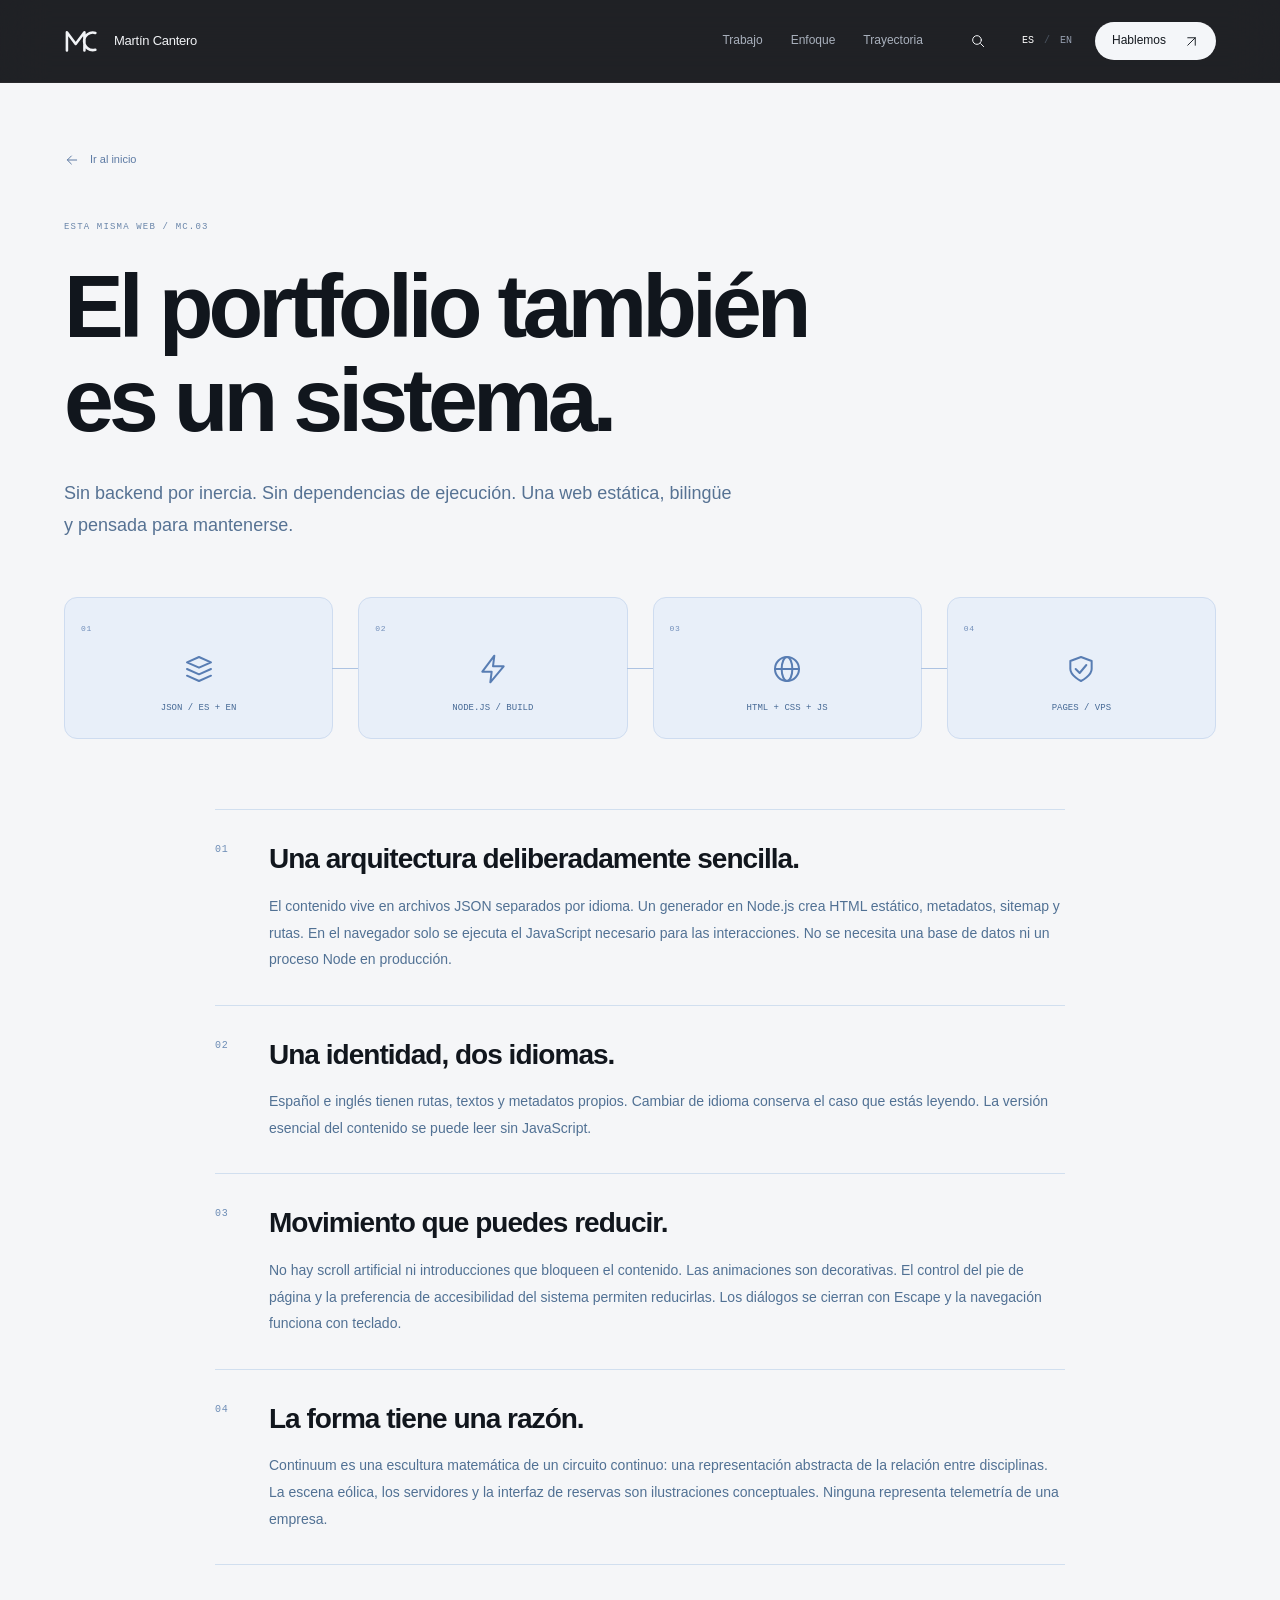
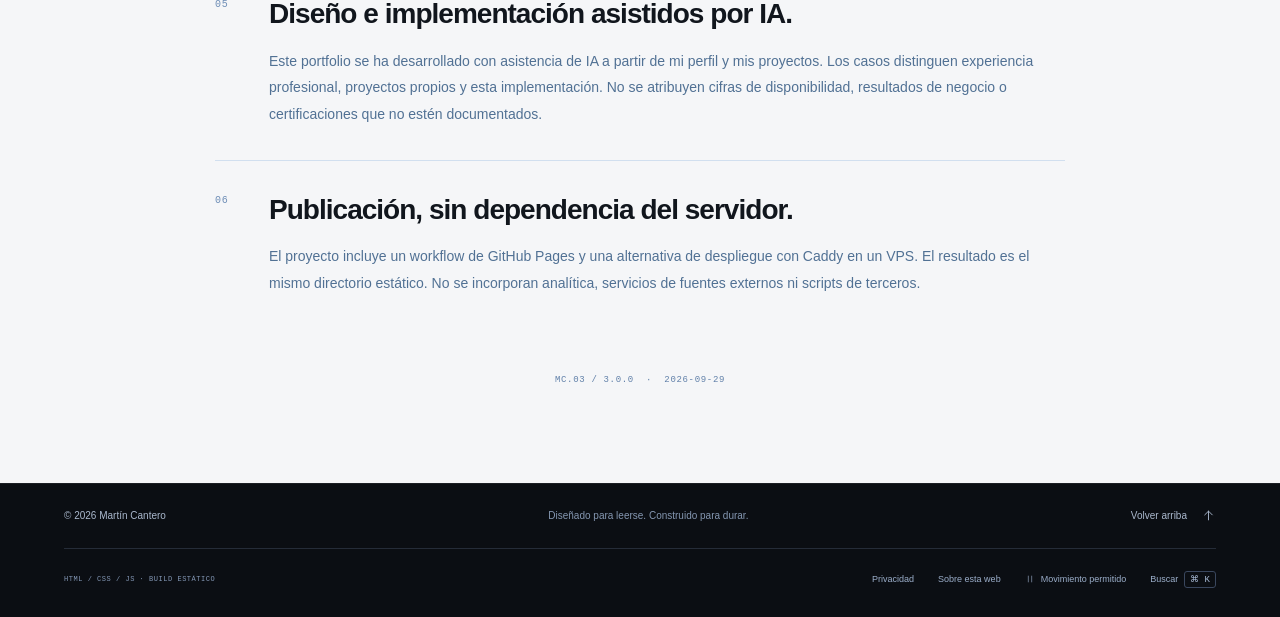
<file: es/colofon/index.html>
<!doctype html><html lang="es"><head><meta charset="utf-8"><meta name="viewport" content="width=device-width,initial-scale=1"><title>Sobre esta web - Martín Cantero</title><meta name="description" content="Administrador de Sistemas IT/OT en Valencia. Infraestructura de producción, Windows Server, Linux, Proxmox, Zabbix, seguridad y automatización."><meta name="theme-color" content="#0a0c10"><meta name="color-scheme" content="light dark"><meta name="referrer" content="strict-origin-when-cross-origin"><link rel="canonical" href="https://martiincantero.github.io/es/colofon/"><link rel="alternate" hreflang="es" href="https://martiincantero.github.io/es/colofon/"><link rel="alternate" hreflang="en" href="https://martiincantero.github.io/en/colophon/"><link rel="alternate" hreflang="x-default" href="https://martiincantero.github.io/es/colofon/"><meta property="og:type" content="website"><meta property="og:title" content="Sobre esta web - Martín Cantero"><meta property="og:description" content="Administrador de Sistemas IT/OT en Valencia. Infraestructura de producción, Windows Server, Linux, Proxmox, Zabbix, seguridad y automatización."><meta property="og:locale" content="es_ES"><meta property="og:locale:alternate" content="en_GB"><meta property="og:url" content="https://martiincantero.github.io/es/colofon/"><meta property="og:image" content="https://martiincantero.github.io/images/og-es.png"><meta property="og:image:width" content="1200"><meta property="og:image:height" content="630"><meta property="og:image:alt" content="Martín Cantero — Infraestructura con criterio."><meta name="twitter:card" content="summary_large_image"><link rel="icon" href="../../favicon.svg" type="image/svg+xml"><link rel="stylesheet" href="../../assets/site.8a98864c44.css"><script>try{if(matchMedia('(prefers-reduced-motion: reduce)').matches||localStorage.getItem('mc-motion')==='reduce')document.documentElement.classList.add('reduce-motion')}catch{}</script><script type="application/ld+json">{"@context":"https://schema.org","@type":"Person","name":"Martín Cantero","url":"https://martiincantero.github.io/es/","jobTitle":"Administrador de Sistemas IT/OT","description":"Administrador de Sistemas IT/OT en Valencia. Infraestructura de producción, Windows Server, Linux, Proxmox, Zabbix, seguridad y automatización.","sameAs":["https://github.com/martiincantero","https://www.linkedin.com/in/martiincantero/"],"knowsAbout":["Windows Server","Linux","Proxmox","Zabbix","IT/OT"]}</script><script defer src="../../assets/main.portable.fea59c9a5c.js"></script></head><body id="top" data-page="colophon" data-base="/" ><a class="skip-link" href="#main">Saltar al contenido</a><div class="reading-line" aria-hidden="true"></div>
 <header class="site-header"><div class="header-inner wrap"><a class="brand" href="../index.html" aria-label="Ir al inicio"><svg class="monogram " viewBox="0 0 48 40" fill="none" aria-hidden="true"><path d="M4 33V8l12 16L28 8v25M43 9a12 12 0 1 0 0 23" stroke="currentColor" stroke-width="3.5" stroke-linejoin="round" stroke-linecap="round"/></svg><span>Mart&#237;n Cantero</span></a><nav class="desktop-nav" aria-label="Navegación principal"><a href="../index.html#work" data-nav-link="work">Trabajo</a><a href="../index.html#expertise" data-nav-link="expertise">Enfoque</a><a href="../index.html#experience" data-nav-link="experience">Trayectoria</a></nav><div class="header-actions"><button class="icon-button search-trigger js-only" type="button" data-open="command" aria-label="Buscar" title="Buscar (Ctrl / Cmd + K)"><svg class="icon " viewBox="0 0 24 24" fill="none" stroke="currentColor" stroke-width="1.5" stroke-linecap="round" stroke-linejoin="round" aria-hidden="true"><circle cx="10.5" cy="10.5" r="6.5"/><path d="m16 16 4.5 4.5"/></svg></button><nav class="language-switch" aria-label="Idioma"><a href="./index.html" lang="es" hreflang="es" data-language="es" aria-current="true">ES</a><span aria-hidden="true">/</span><a href="../../en/colophon/index.html" lang="en" hreflang="en" data-language="en" >EN</a></nav><a class="header-contact" href="../index.html#contact">Hablemos<svg class="icon " viewBox="0 0 24 24" fill="none" stroke="currentColor" stroke-width="1.5" stroke-linecap="round" stroke-linejoin="round" aria-hidden="true"><path d="m6 18 12-12M6 6h12v12"/></svg></a><button class="menu-trigger icon-button js-only" type="button" data-open="menu" aria-label="Menú"><span></span><span></span></button></div></div><nav class="no-js-nav wrap" aria-label="Navegar"><a href="../index.html#work">Trabajo</a><a href="../index.html#expertise">Enfoque</a><a href="../index.html#experience">Trayectoria</a><a href="../index.html#about">Sobre mí</a><a href="../index.html#contact">Hablemos</a></nav></header><main id="main" class="colophon-page light"><div class="wrap"><a class="back-link" href="../index.html"><svg class="icon " viewBox="0 0 24 24" fill="none" stroke="currentColor" stroke-width="1.5" stroke-linecap="round" stroke-linejoin="round" aria-hidden="true"><path d="M19 12H5m6-6-6 6 6 6"/></svg>Ir al inicio</a><p class="eyebrow">ESTA MISMA WEB / MC.03</p><h1>El portfolio también<br>es un sistema.</h1><p class="colophon-intro">Sin backend por inercia. Sin dependencias de ejecución. Una web estática, bilingüe y pensada para mantenerse.</p><div class="build-pipeline"><div><span class="mono">01</span><svg class="icon " viewBox="0 0 24 24" fill="none" stroke="currentColor" stroke-width="1.5" stroke-linecap="round" stroke-linejoin="round" aria-hidden="true"><path d="m3 7 9-4 9 4-9 4-9-4Zm0 5 9 4 9-4M3 17l9 4 9-4"/></svg><strong>JSON / ES + EN</strong></div><div><span class="mono">02</span><svg class="icon " viewBox="0 0 24 24" fill="none" stroke="currentColor" stroke-width="1.5" stroke-linecap="round" stroke-linejoin="round" aria-hidden="true"><path d="m13 2-9 12h7l-1 8 10-12h-8l1-8Z"/></svg><strong>NODE.JS / BUILD</strong></div><div><span class="mono">03</span><svg class="icon " viewBox="0 0 24 24" fill="none" stroke="currentColor" stroke-width="1.5" stroke-linecap="round" stroke-linejoin="round" aria-hidden="true"><circle cx="12" cy="12" r="9"/><ellipse cx="12" cy="12" rx="4" ry="9"/><path d="M3 12h18"/></svg><strong>HTML + CSS + JS</strong></div><div><span class="mono">04</span><svg class="icon " viewBox="0 0 24 24" fill="none" stroke="currentColor" stroke-width="1.5" stroke-linecap="round" stroke-linejoin="round" aria-hidden="true"><path d="M12 3 4 6v6c0 5 8 9 8 9s8-4 8-9V6l-8-3Z"/><path d="m8 12 3 3 5-6"/></svg><strong>PAGES / VPS</strong></div></div><div class="colophon-sections"><section><span class="mono">01</span><div><h2>Una arquitectura deliberadamente sencilla.</h2><p>El contenido vive en archivos JSON separados por idioma. Un generador en Node.js crea HTML estático, metadatos, sitemap y rutas. En el navegador solo se ejecuta el JavaScript necesario para las interacciones. No se necesita una base de datos ni un proceso Node en producción.</p></div></section><section><span class="mono">02</span><div><h2>Una identidad, dos idiomas.</h2><p>Español e inglés tienen rutas, textos y metadatos propios. Cambiar de idioma conserva el caso que estás leyendo. La versión esencial del contenido se puede leer sin JavaScript.</p></div></section><section><span class="mono">03</span><div><h2>Movimiento que puedes reducir.</h2><p>No hay scroll artificial ni introducciones que bloqueen el contenido. Las animaciones son decorativas. El control del pie de página y la preferencia de accesibilidad del sistema permiten reducirlas. Los diálogos se cierran con Escape y la navegación funciona con teclado.</p></div></section><section><span class="mono">04</span><div><h2>La forma tiene una razón.</h2><p>Continuum es una escultura matemática de un circuito continuo: una representación abstracta de la relación entre disciplinas. La escena eólica, los servidores y la interfaz de reservas son ilustraciones conceptuales. Ninguna representa telemetría de una empresa.</p></div></section><section><span class="mono">05</span><div><h2>Diseño e implementación asistidos por IA.</h2><p>Este portfolio se ha desarrollado con asistencia de IA a partir de mi perfil y mis proyectos. Los casos distinguen experiencia profesional, proyectos propios y esta implementación. No se atribuyen cifras de disponibilidad, resultados de negocio o certificaciones que no estén documentados.</p></div></section><section><span class="mono">06</span><div><h2>Publicación, sin dependencia del servidor.</h2><p>El proyecto incluye un workflow de GitHub Pages y una alternativa de despliegue con Caddy en un VPS. El resultado es el mismo directorio estático. No se incorporan analítica, servicios de fuentes externos ni scripts de terceros.</p></div></section></div><p class="colophon-version mono">MC.03 / 3.0.0 &nbsp;&middot;&nbsp; 2026-09-29</p></div></main><footer class="site-footer dark"><div class="wrap"><div class="footer-top"><span>&copy; 2026 Mart&#237;n Cantero</span><span>Diseñado para leerse. Construido para durar.</span><a class="back-top" href="#top">Volver arriba <svg class="icon " viewBox="0 0 24 24" fill="none" stroke="currentColor" stroke-width="1.5" stroke-linecap="round" stroke-linejoin="round" aria-hidden="true"><path d="M5 12h14m-6-6 6 6-6 6"/></svg></a></div><div class="footer-bottom"><p class="mono">HTML / CSS / JS · BUILD ESTÁTICO</p><nav aria-label="Navegar"><a href="../privacidad/index.html">Privacidad</a><a href="./index.html">Sobre esta web</a><button class="motion-toggle js-only" type="button" data-motion-toggle aria-pressed="false" data-on="Movimiento reducido" data-off="Movimiento permitido"><svg class="icon " viewBox="0 0 24 24" fill="none" stroke="currentColor" stroke-width="1.5" stroke-linecap="round" stroke-linejoin="round" aria-hidden="true"><path d="M8 5v14M16 5v14"/></svg><span>Reducir movimiento</span></button><button class="footer-command js-only" data-open="command" type="button">Buscar<kbd>&#8984; K</kbd></button></nav></div></div></footer><dialog id="command-dialog" class="command-dialog" aria-labelledby="command-title"><div class="dialog-heading"><h2 id="command-title">Buscar</h2><button class="icon-button" type="button" data-close aria-label="Cerrar"><svg class="icon " viewBox="0 0 24 24" fill="none" stroke="currentColor" stroke-width="1.5" stroke-linecap="round" stroke-linejoin="round" aria-hidden="true"><path d="m6 6 12 12M6 18 18 6"/></svg></button></div><div class="command-search"><svg class="icon " viewBox="0 0 24 24" fill="none" stroke="currentColor" stroke-width="1.5" stroke-linecap="round" stroke-linejoin="round" aria-hidden="true"><circle cx="10.5" cy="10.5" r="6.5"/><path d="m16 16 4.5 4.5"/></svg><label class="sr-only" for="command-input">Buscar una sección o un proyecto</label><input id="command-input" type="search" autocomplete="off" placeholder="Buscar una sección o un proyecto" aria-controls="command-results"></div><nav aria-label="Navegar"><ul id="command-results"><li data-search-item data-search-text="Trabajo work "><a href="../index.html#work"><span class="search-result-icon"><svg class="icon " viewBox="0 0 24 24" fill="none" stroke="currentColor" stroke-width="1.5" stroke-linecap="round" stroke-linejoin="round" aria-hidden="true"><path d="m3 7 9-4 9 4-9 4-9-4Zm0 5 9 4 9-4M3 17l9 4 9-4"/></svg></span><span>Trabajo<small>SECCION</small></span><svg class="icon " viewBox="0 0 24 24" fill="none" stroke="currentColor" stroke-width="1.5" stroke-linecap="round" stroke-linejoin="round" aria-hidden="true"><path d="M5 12h14m-6-6 6 6-6 6"/></svg></a></li><li data-search-item data-search-text="Enfoque expertise Infraestructura Una base que puedes entender. Administración y mantenimiento de sistemas Windows Server y Linux, y de entornos virtualizados con Proxmox. El trabajo no termina en el despliegue. Windows Server Linux Proxmox Monitorización Ver lo que está pasando. Evolución de la monitorización con Zabbix para supervisar sistemas, servicios e infraestructura. Diagnóstico de incidencias con el contexto necesario para actuar. Zabbix Servicios Incidencias Seguridad Proteger también es operar. Participación en proyectos de ciberseguridad y pentesting. Experiencia previa en gestión de firewall y auditoría durante mis prácticas de sistemas. Ciberseguridad Pentesting Firewall Automatización Mejorar el siguiente paso. Colaboración en iniciativas de automatización y aplicación de IA al entorno tecnológico. Documentación técnica y procedimientos para que el conocimiento no se pierda. Automatización Documentación IA aplicada"><a href="../index.html#expertise"><span class="search-result-icon"><svg class="icon " viewBox="0 0 24 24" fill="none" stroke="currentColor" stroke-width="1.5" stroke-linecap="round" stroke-linejoin="round" aria-hidden="true"><path d="m3 7 9-4 9 4-9 4-9-4Zm0 5 9 4 9-4M3 17l9 4 9-4"/></svg></span><span>Enfoque<small>SECCION</small></span><svg class="icon " viewBox="0 0 24 24" fill="none" stroke="currentColor" stroke-width="1.5" stroke-linecap="round" stroke-linejoin="round" aria-hidden="true"><path d="M5 12h14m-6-6 6 6-6 6"/></svg></a></li><li data-search-item data-search-text="Trayectoria experience {&quot;label&quot;:&quot;03 / EXPERIENCIA&quot;,&quot;title&quot;:&quot;Más responsabilidad.\nLa misma curiosidad.&quot;,&quot;intro&quot;:&quot;De aprender la operativa a asumir la administración de la infraestructura. Mi recorrido en 3D Observer.&quot;,&quot;company&quot;:&quot;3D Observer Project, S.L.&quot;,&quot;period&quot;:&quot;MAYO 2025 — ACTUALIDAD&quot;,&quot;roles&quot;:[{&quot;date&quot;:&quot;ABR 2026 — ACTUALIDAD&quot;,&quot;title&quot;:&quot;Administrador de sistemas&quot;,&quot;body&quot;:&quot;Administración, mantenimiento y evolución de infraestructura IT/OT. Windows Server, Linux, Proxmox y monitorización con Zabbix.&quot;,&quot;tags&quot;:[&quot;Infraestructura&quot;,&quot;IT/OT&quot;]},{&quot;date&quot;:&quot;ENE 2026 — ABR 2026&quot;,&quot;title&quot;:&quot;Sistemas y monitorización N2&quot;,&quot;body&quot;:&quot;Diagnóstico y resolución de incidencias críticas, atención directa a clientes y coordinación con equipos internos.&quot;,&quot;tags&quot;:[&quot;Incidencias&quot;,&quot;Producción&quot;]},{&quot;date&quot;:&quot;JUN 2025 — ENE 2026&quot;,&quot;title&quot;:&quot;Sistemas y monitorización N1&quot;,&quot;body&quot;:&quot;Soporte a clientes y departamentos, actualizaciones de software y resolución de incidencias de primer nivel.&quot;,&quot;tags&quot;:[&quot;Soporte&quot;,&quot;Operaciones&quot;]},{&quot;date&quot;:&quot;MAYO 2025&quot;,&quot;title&quot;:&quot;Técnico de sistemas · FCT&quot;,&quot;body&quot;:&quot;Integración en el equipo de monitorización, propuestas de mejora y participación en pruebas de pentesting.&quot;,&quot;tags&quot;:[&quot;Aprendizaje&quot;,&quot;Iniciativa&quot;]}],&quot;earlierLabel&quot;:&quot;ANTES DE ESO&quot;,&quot;earlier&quot;:[{&quot;date&quot;:&quot;2021 — 2024&quot;,&quot;title&quot;:&quot;Project Manager &amp; Sysadmin&quot;,&quot;company&quot;:&quot;Proyecto personal / freelance&quot;,&quot;body&quot;:&quot;Diseño, despliegue y administración de servidores privados de videojuegos. Infraestructura, recursos y soporte técnico.&quot;},{&quot;date&quot;:&quot;FEB — JUN 2024&quot;,&quot;title&quot;:&quot;Técnico de sistemas · FCT&quot;,&quot;company&quot;:&quot;Colegio Trinitarias Torrent&quot;,&quot;body&quot;:&quot;Gestión de firewall, auditoría de ciberseguridad, WordPress y Google Workspace.&quot;}]}"><a href="../index.html#experience"><span class="search-result-icon"><svg class="icon " viewBox="0 0 24 24" fill="none" stroke="currentColor" stroke-width="1.5" stroke-linecap="round" stroke-linejoin="round" aria-hidden="true"><path d="m3 7 9-4 9 4-9 4-9-4Zm0 5 9 4 9-4M3 17l9 4 9-4"/></svg></span><span>Trayectoria<small>SECCION</small></span><svg class="icon " viewBox="0 0 24 24" fill="none" stroke="currentColor" stroke-width="1.5" stroke-linecap="round" stroke-linejoin="round" aria-hidden="true"><path d="M5 12h14m-6-6 6 6-6 6"/></svg></a></li><li data-search-item data-search-text="Sobre mí about {&quot;label&quot;:&quot;04 / UN POCO MÁS PERSONAL&quot;,&quot;title&quot;:&quot;No me basta\ncon que funcione.&quot;,&quot;body&quot;:&quot;Soy Martín, administrador de sistemas en Valencia. Me interesa lo que no siempre se ve: por qué falla un servicio, cómo se relacionan sus componentes y qué podemos cambiar para trabajar mejor.&quot;,&quot;body2&quot;:&quot;Empecé aprendiendo por mi cuenta con servidores de videojuegos. Hoy trabajo con infraestructura de producción y sigo conservando esa curiosidad. Resolver es necesario; entender es lo que permite avanzar.&quot;,&quot;educationLabel&quot;:&quot;FORMACIÓN&quot;,&quot;education&quot;:[{&quot;date&quot;:&quot;2024 — 2026&quot;,&quot;title&quot;:&quot;Administración de Sistemas Informáticos en Red&quot;,&quot;school&quot;:&quot;Enseñanzas Profesionales Sorolla&quot;,&quot;status&quot;:&quot;Técnico Superior · Finalizado&quot;},{&quot;date&quot;:&quot;2022 — 2024&quot;,&quot;title&quot;:&quot;Sistemas Microinformáticos y Redes&quot;,&quot;school&quot;:&quot;Enseñanzas Profesionales Sorolla&quot;,&quot;status&quot;:&quot;Técnico · Finalizado&quot;},{&quot;date&quot;:&quot;2027 / PREVISTO&quot;,&quot;title&quot;:&quot;Inteligencia Artificial y Big Data&quot;,&quot;school&quot;:&quot;MEDAC&quot;,&quot;status&quot;:&quot;Próximo paso formativo · No iniciado&quot;}],&quot;trainingLabel&quot;:&quot;FORMACIÓN COMPLEMENTARIA&quot;,&quot;training&quot;:[&quot;Network Defense&quot;,&quot;Networking Basics&quot;,&quot;Ciberseguridad y Hacking Ético&quot;],&quot;cv&quot;:&quot;Mi trayectoria, en una página&quot;,&quot;download&quot;:&quot;Descargar CV&quot;,&quot;signature&quot;:&quot;CURIOSIDAD, CRITERIO Y CONTINUIDAD.&quot;}"><a href="../index.html#about"><span class="search-result-icon"><svg class="icon " viewBox="0 0 24 24" fill="none" stroke="currentColor" stroke-width="1.5" stroke-linecap="round" stroke-linejoin="round" aria-hidden="true"><path d="m3 7 9-4 9 4-9 4-9-4Zm0 5 9 4 9-4M3 17l9 4 9-4"/></svg></span><span>Sobre mí<small>SECCION</small></span><svg class="icon " viewBox="0 0 24 24" fill="none" stroke="currentColor" stroke-width="1.5" stroke-linecap="round" stroke-linejoin="round" aria-hidden="true"><path d="M5 12h14m-6-6 6 6-6 6"/></svg></a></li><li data-search-item data-search-text="Hablemos contact "><a href="../index.html#contact"><span class="search-result-icon"><svg class="icon " viewBox="0 0 24 24" fill="none" stroke="currentColor" stroke-width="1.5" stroke-linecap="round" stroke-linejoin="round" aria-hidden="true"><path d="m3 7 9-4 9 4-9 4-9-4Zm0 5 9 4 9-4M3 17l9 4 9-4"/></svg></span><span>Hablemos<small>SECCION</small></span><svg class="icon " viewBox="0 0 24 24" fill="none" stroke="currentColor" stroke-width="1.5" stroke-linecap="round" stroke-linejoin="round" aria-hidden="true"><path d="M5 12h14m-6-6 6 6-6 6"/></svg></a></li><li data-search-item data-search-text="3D Observer IT/OT Zabbix Windows / Linux Proxmox Sistemas IT/OT para un entorno de visión artificial y energías renovables."><a href="../trabajo/3d-observer/index.html"><span class="search-result-icon"><svg class="icon " viewBox="0 0 24 24" fill="none" stroke="currentColor" stroke-width="1.5" stroke-linecap="round" stroke-linejoin="round" aria-hidden="true"><path d="m6 18 12-12M6 6h12v12"/></svg></span><span>3D Observer<small>Experiencia profesional</small></span><svg class="icon " viewBox="0 0 24 24" fill="none" stroke="currentColor" stroke-width="1.5" stroke-linecap="round" stroke-linejoin="round" aria-hidden="true"><path d="M5 12h14m-6-6 6 6-6 6"/></svg></a></li><li data-search-item data-search-text="SGR-IT PHP MySQL JavaScript Roles Gestión de recursos IT y reservas con PHP, MySQL y comprobación de disponibilidad."><a href="../trabajo/sgr-it/index.html"><span class="search-result-icon"><svg class="icon " viewBox="0 0 24 24" fill="none" stroke="currentColor" stroke-width="1.5" stroke-linecap="round" stroke-linejoin="round" aria-hidden="true"><path d="m6 18 12-12M6 6h12v12"/></svg></span><span>SGR-IT<small>Proyecto de desarrollo</small></span><svg class="icon " viewBox="0 0 24 24" fill="none" stroke="currentColor" stroke-width="1.5" stroke-linecap="round" stroke-linejoin="round" aria-hidden="true"><path d="M5 12h14m-6-6 6 6-6 6"/></svg></a></li><li data-search-item data-search-text="Servidores a medida Infraestructura Despliegue Soporte El inicio de mi recorrido: servidores privados de videojuegos, infraestructura y soporte."><a href="../trabajo/game-servers/index.html"><span class="search-result-icon"><svg class="icon " viewBox="0 0 24 24" fill="none" stroke="currentColor" stroke-width="1.5" stroke-linecap="round" stroke-linejoin="round" aria-hidden="true"><path d="m6 18 12-12M6 6h12v12"/></svg></span><span>Servidores a medida<small>Proyecto personal / freelance</small></span><svg class="icon " viewBox="0 0 24 24" fill="none" stroke="currentColor" stroke-width="1.5" stroke-linecap="round" stroke-linejoin="round" aria-hidden="true"><path d="M5 12h14m-6-6 6 6-6 6"/></svg></a></li></ul><p class="command-empty" hidden role="status">No hay resultados. Prueba con sistemas, experiencia o SGR-IT.</p></nav><div class="command-footer mono"><span>&uarr; &darr; Navegar</span><span>ESC Cerrar</span></div></dialog>
 <dialog id="menu-dialog" class="menu-dialog" aria-labelledby="menu-title"><div class="menu-top"><span id="menu-title"><svg class="monogram " viewBox="0 0 48 40" fill="none" aria-hidden="true"><path d="M4 33V8l12 16L28 8v25M43 9a12 12 0 1 0 0 23" stroke="currentColor" stroke-width="3.5" stroke-linejoin="round" stroke-linecap="round"/></svg> Navegación principal</span><button class="icon-button" data-close type="button" aria-label="Cerrar"><svg class="icon " viewBox="0 0 24 24" fill="none" stroke="currentColor" stroke-width="1.5" stroke-linecap="round" stroke-linejoin="round" aria-hidden="true"><path d="m6 6 12 12M6 18 18 6"/></svg></button></div><nav class="menu-links"><a href="../index.html#work"><span class="mono">01</span>Trabajo<svg class="icon " viewBox="0 0 24 24" fill="none" stroke="currentColor" stroke-width="1.5" stroke-linecap="round" stroke-linejoin="round" aria-hidden="true"><path d="m6 18 12-12M6 6h12v12"/></svg></a><a href="../index.html#expertise"><span class="mono">02</span>Enfoque<svg class="icon " viewBox="0 0 24 24" fill="none" stroke="currentColor" stroke-width="1.5" stroke-linecap="round" stroke-linejoin="round" aria-hidden="true"><path d="m6 18 12-12M6 6h12v12"/></svg></a><a href="../index.html#experience"><span class="mono">03</span>Trayectoria<svg class="icon " viewBox="0 0 24 24" fill="none" stroke="currentColor" stroke-width="1.5" stroke-linecap="round" stroke-linejoin="round" aria-hidden="true"><path d="m6 18 12-12M6 6h12v12"/></svg></a><a href="../index.html#about"><span class="mono">04</span>Sobre mí<svg class="icon " viewBox="0 0 24 24" fill="none" stroke="currentColor" stroke-width="1.5" stroke-linecap="round" stroke-linejoin="round" aria-hidden="true"><path d="m6 18 12-12M6 6h12v12"/></svg></a><a href="../index.html#contact"><span class="mono">05</span>Hablemos<svg class="icon " viewBox="0 0 24 24" fill="none" stroke="currentColor" stroke-width="1.5" stroke-linecap="round" stroke-linejoin="round" aria-hidden="true"><path d="m6 18 12-12M6 6h12v12"/></svg></a></nav><div class="menu-bottom"><p>Un sistema. Muchas formas de llegar.</p><div><a class="text-link" href="https://github.com/martiincantero" target="_blank" rel="noopener noreferrer" aria-label="GitHub (se abre en otra pestaña)">GitHub<svg class="icon " viewBox="0 0 24 24" fill="none" stroke="currentColor" stroke-width="1.5" stroke-linecap="round" stroke-linejoin="round" aria-hidden="true"><path d="m6 18 12-12M6 6h12v12"/></svg></a><a class="text-link" href="https://www.linkedin.com/in/martiincantero/" target="_blank" rel="noopener noreferrer" aria-label="LinkedIn (se abre en otra pestaña)">LinkedIn<svg class="icon " viewBox="0 0 24 24" fill="none" stroke="currentColor" stroke-width="1.5" stroke-linecap="round" stroke-linejoin="round" aria-hidden="true"><path d="m6 18 12-12M6 6h12v12"/></svg></a></div></div></dialog>
 <dialog id="quick-dialog" class="quick-dialog" aria-labelledby="quick-title"><div class="dialog-heading"><span class="eyebrow">MC / OVERVIEW</span><button type="button" class="icon-button" data-close aria-label="Cerrar"><svg class="icon " viewBox="0 0 24 24" fill="none" stroke="currentColor" stroke-width="1.5" stroke-linecap="round" stroke-linejoin="round" aria-hidden="true"><path d="m6 6 12 12M6 18 18 6"/></svg></button></div><h2 id="quick-title">En un minuto<span>.</span></h2><p class="quick-intro">La versión esencial, sin perder el contexto.</p><section class="quick-row"><span class="mono">01</span><div><h3>Mi trabajo</h3><p>Administrador de sistemas en 3D Observer. Infraestructura de producción IT/OT, Windows Server, Linux, Proxmox y Zabbix.</p></div></section><section class="quick-row"><span class="mono">02</span><div><h3>Lo que aporto</h3><p>Administración y monitorización, resolución de incidencias, seguridad, documentación y mejora continua.</p></div></section><section class="quick-row"><span class="mono">03</span><div><h3>Mi recorrido</h3><p>De FCT a N1, N2 y administración de sistemas. ASIR finalizado en 2026; especialización en IA y Big Data prevista para 2027.</p></div></section><a class="button button-blue" href="../../cv/Martin-Cantero-CV-ES.pdf" download>Descargar CV en español<svg class="icon " viewBox="0 0 24 24" fill="none" stroke="currentColor" stroke-width="1.5" stroke-linecap="round" stroke-linejoin="round" aria-hidden="true"><path d="M12 3v12m-5-5 5 5 5-5M5 17v4h14v-4"/></svg></a></dialog></body></html>
</file>
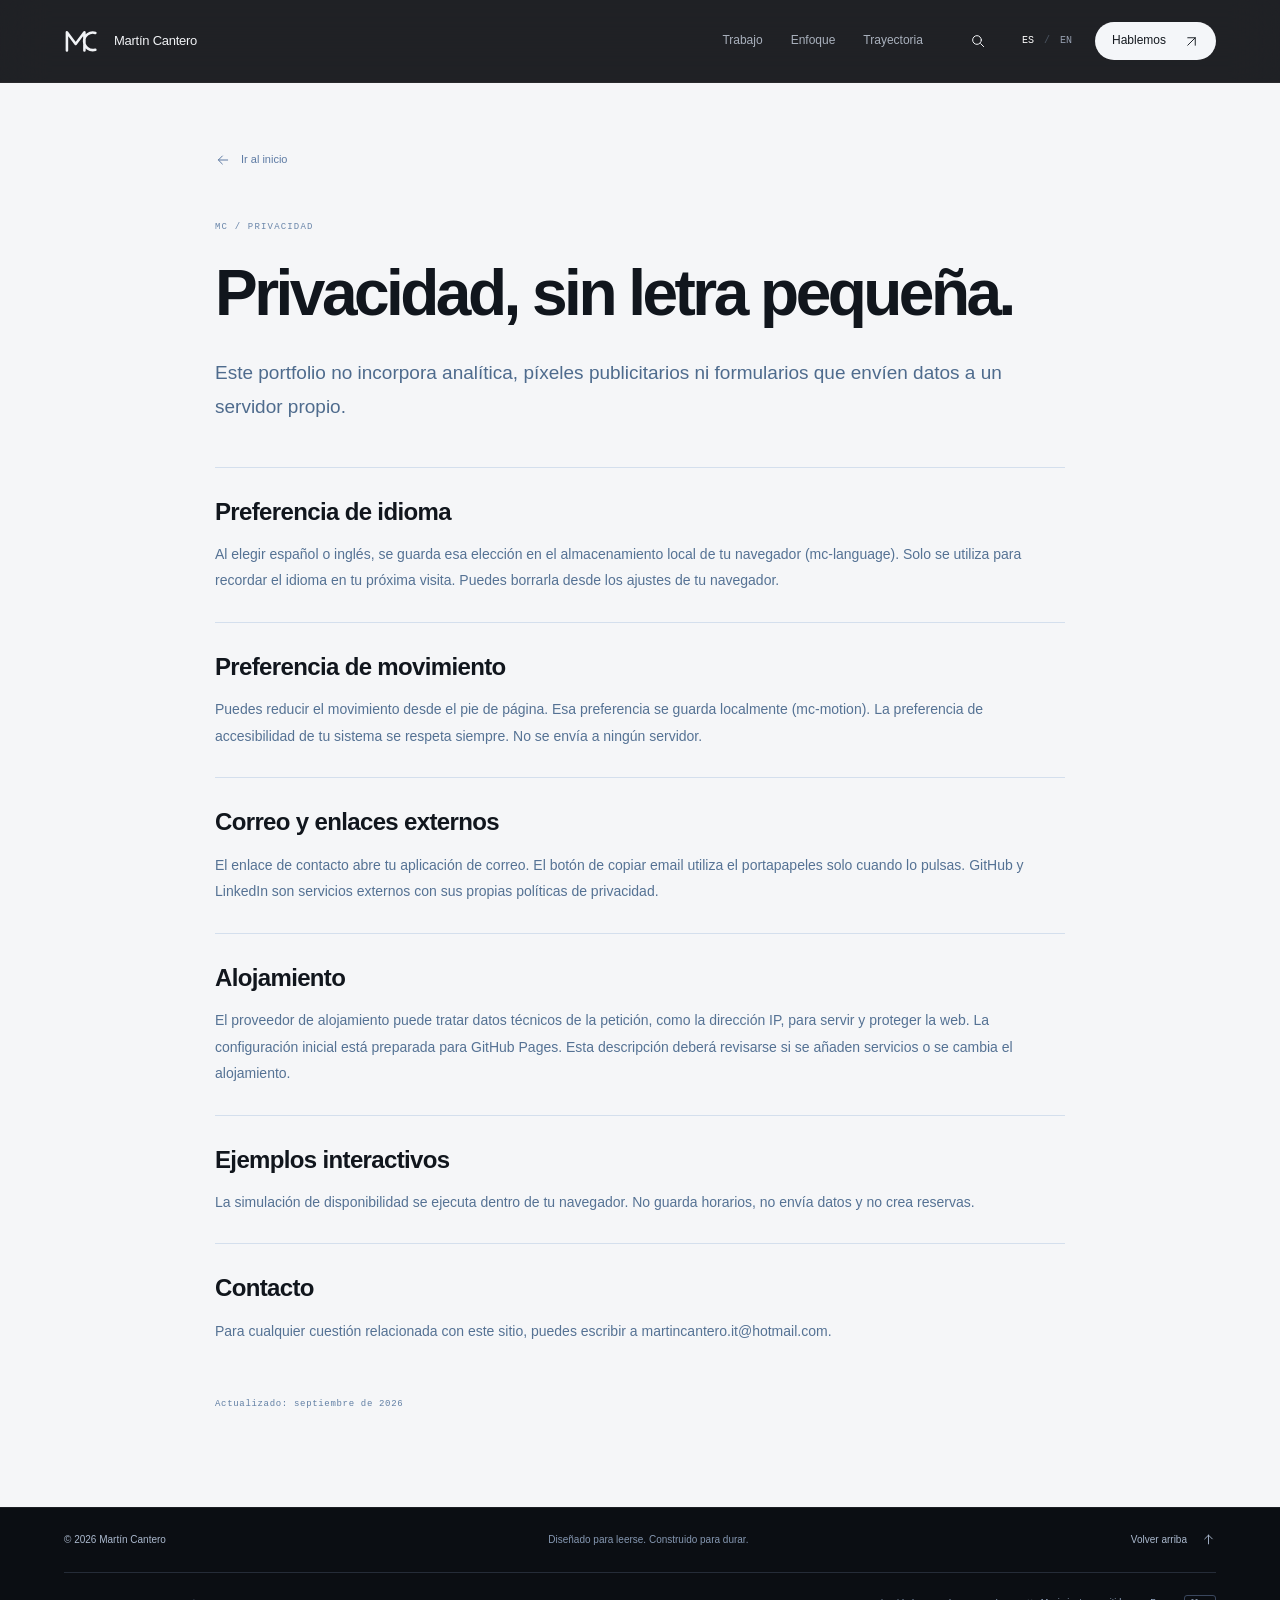
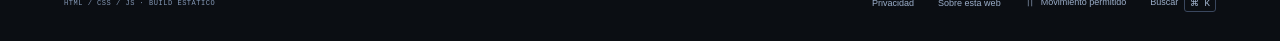
<file: es/privacidad/index.html>
<!doctype html><html lang="es"><head><meta charset="utf-8"><meta name="viewport" content="width=device-width,initial-scale=1"><title>Privacidad - Martín Cantero</title><meta name="description" content="Administrador de Sistemas IT/OT en Valencia. Infraestructura de producción, Windows Server, Linux, Proxmox, Zabbix, seguridad y automatización."><meta name="theme-color" content="#0a0c10"><meta name="color-scheme" content="light dark"><meta name="referrer" content="strict-origin-when-cross-origin"><link rel="canonical" href="https://martiincantero.github.io/es/privacidad/"><link rel="alternate" hreflang="es" href="https://martiincantero.github.io/es/privacidad/"><link rel="alternate" hreflang="en" href="https://martiincantero.github.io/en/privacy/"><link rel="alternate" hreflang="x-default" href="https://martiincantero.github.io/es/privacidad/"><meta property="og:type" content="website"><meta property="og:title" content="Privacidad - Martín Cantero"><meta property="og:description" content="Administrador de Sistemas IT/OT en Valencia. Infraestructura de producción, Windows Server, Linux, Proxmox, Zabbix, seguridad y automatización."><meta property="og:locale" content="es_ES"><meta property="og:locale:alternate" content="en_GB"><meta property="og:url" content="https://martiincantero.github.io/es/privacidad/"><meta property="og:image" content="https://martiincantero.github.io/images/og-es.png"><meta property="og:image:width" content="1200"><meta property="og:image:height" content="630"><meta property="og:image:alt" content="Martín Cantero — Infraestructura con criterio."><meta name="twitter:card" content="summary_large_image"><link rel="icon" href="../../favicon.svg" type="image/svg+xml"><link rel="stylesheet" href="../../assets/site.8a98864c44.css"><script>try{if(matchMedia('(prefers-reduced-motion: reduce)').matches||localStorage.getItem('mc-motion')==='reduce')document.documentElement.classList.add('reduce-motion')}catch{}</script><script type="application/ld+json">{"@context":"https://schema.org","@type":"Person","name":"Martín Cantero","url":"https://martiincantero.github.io/es/","jobTitle":"Administrador de Sistemas IT/OT","description":"Administrador de Sistemas IT/OT en Valencia. Infraestructura de producción, Windows Server, Linux, Proxmox, Zabbix, seguridad y automatización.","sameAs":["https://github.com/martiincantero","https://www.linkedin.com/in/martiincantero/"],"knowsAbout":["Windows Server","Linux","Proxmox","Zabbix","IT/OT"]}</script><script defer src="../../assets/main.portable.fea59c9a5c.js"></script></head><body id="top" data-page="privacy" data-base="/" ><a class="skip-link" href="#main">Saltar al contenido</a><div class="reading-line" aria-hidden="true"></div>
 <header class="site-header"><div class="header-inner wrap"><a class="brand" href="../index.html" aria-label="Ir al inicio"><svg class="monogram " viewBox="0 0 48 40" fill="none" aria-hidden="true"><path d="M4 33V8l12 16L28 8v25M43 9a12 12 0 1 0 0 23" stroke="currentColor" stroke-width="3.5" stroke-linejoin="round" stroke-linecap="round"/></svg><span>Mart&#237;n Cantero</span></a><nav class="desktop-nav" aria-label="Navegación principal"><a href="../index.html#work" data-nav-link="work">Trabajo</a><a href="../index.html#expertise" data-nav-link="expertise">Enfoque</a><a href="../index.html#experience" data-nav-link="experience">Trayectoria</a></nav><div class="header-actions"><button class="icon-button search-trigger js-only" type="button" data-open="command" aria-label="Buscar" title="Buscar (Ctrl / Cmd + K)"><svg class="icon " viewBox="0 0 24 24" fill="none" stroke="currentColor" stroke-width="1.5" stroke-linecap="round" stroke-linejoin="round" aria-hidden="true"><circle cx="10.5" cy="10.5" r="6.5"/><path d="m16 16 4.5 4.5"/></svg></button><nav class="language-switch" aria-label="Idioma"><a href="./index.html" lang="es" hreflang="es" data-language="es" aria-current="true">ES</a><span aria-hidden="true">/</span><a href="../../en/privacy/index.html" lang="en" hreflang="en" data-language="en" >EN</a></nav><a class="header-contact" href="../index.html#contact">Hablemos<svg class="icon " viewBox="0 0 24 24" fill="none" stroke="currentColor" stroke-width="1.5" stroke-linecap="round" stroke-linejoin="round" aria-hidden="true"><path d="m6 18 12-12M6 6h12v12"/></svg></a><button class="menu-trigger icon-button js-only" type="button" data-open="menu" aria-label="Menú"><span></span><span></span></button></div></div><nav class="no-js-nav wrap" aria-label="Navegar"><a href="../index.html#work">Trabajo</a><a href="../index.html#expertise">Enfoque</a><a href="../index.html#experience">Trayectoria</a><a href="../index.html#about">Sobre mí</a><a href="../index.html#contact">Hablemos</a></nav></header><main id="main" class="text-page light"><div class="wrap text-page-inner"><a class="back-link" href="../index.html"><svg class="icon " viewBox="0 0 24 24" fill="none" stroke="currentColor" stroke-width="1.5" stroke-linecap="round" stroke-linejoin="round" aria-hidden="true"><path d="M19 12H5m6-6-6 6 6 6"/></svg>Ir al inicio</a><p class="eyebrow">MC / Privacidad</p><h1>Privacidad, sin letra pequeña.</h1><p class="text-page-intro">Este portfolio no incorpora analítica, píxeles publicitarios ni formularios que envíen datos a un servidor propio.</p><section><h2>Preferencia de idioma</h2><p>Al elegir español o inglés, se guarda esa elección en el almacenamiento local de tu navegador (mc-language). Solo se utiliza para recordar el idioma en tu próxima visita. Puedes borrarla desde los ajustes de tu navegador.</p></section><section><h2>Preferencia de movimiento</h2><p>Puedes reducir el movimiento desde el pie de página. Esa preferencia se guarda localmente (mc-motion). La preferencia de accesibilidad de tu sistema se respeta siempre. No se envía a ningún servidor.</p></section><section><h2>Correo y enlaces externos</h2><p>El enlace de contacto abre tu aplicación de correo. El botón de copiar email utiliza el portapapeles solo cuando lo pulsas. GitHub y LinkedIn son servicios externos con sus propias políticas de privacidad.</p></section><section><h2>Alojamiento</h2><p>El proveedor de alojamiento puede tratar datos técnicos de la petición, como la dirección IP, para servir y proteger la web. La configuración inicial está preparada para GitHub Pages. Esta descripción deberá revisarse si se añaden servicios o se cambia el alojamiento.</p></section><section><h2>Ejemplos interactivos</h2><p>La simulación de disponibilidad se ejecuta dentro de tu navegador. No guarda horarios, no envía datos y no crea reservas.</p></section><section><h2>Contacto</h2><p>Para cualquier cuestión relacionada con este sitio, puedes escribir a martincantero.it@hotmail.com.</p></section><p class="mono">Actualizado: septiembre de 2026</p></div></main><footer class="site-footer dark"><div class="wrap"><div class="footer-top"><span>&copy; 2026 Mart&#237;n Cantero</span><span>Diseñado para leerse. Construido para durar.</span><a class="back-top" href="#top">Volver arriba <svg class="icon " viewBox="0 0 24 24" fill="none" stroke="currentColor" stroke-width="1.5" stroke-linecap="round" stroke-linejoin="round" aria-hidden="true"><path d="M5 12h14m-6-6 6 6-6 6"/></svg></a></div><div class="footer-bottom"><p class="mono">HTML / CSS / JS · BUILD ESTÁTICO</p><nav aria-label="Navegar"><a href="./index.html">Privacidad</a><a href="../colofon/index.html">Sobre esta web</a><button class="motion-toggle js-only" type="button" data-motion-toggle aria-pressed="false" data-on="Movimiento reducido" data-off="Movimiento permitido"><svg class="icon " viewBox="0 0 24 24" fill="none" stroke="currentColor" stroke-width="1.5" stroke-linecap="round" stroke-linejoin="round" aria-hidden="true"><path d="M8 5v14M16 5v14"/></svg><span>Reducir movimiento</span></button><button class="footer-command js-only" data-open="command" type="button">Buscar<kbd>&#8984; K</kbd></button></nav></div></div></footer><dialog id="command-dialog" class="command-dialog" aria-labelledby="command-title"><div class="dialog-heading"><h2 id="command-title">Buscar</h2><button class="icon-button" type="button" data-close aria-label="Cerrar"><svg class="icon " viewBox="0 0 24 24" fill="none" stroke="currentColor" stroke-width="1.5" stroke-linecap="round" stroke-linejoin="round" aria-hidden="true"><path d="m6 6 12 12M6 18 18 6"/></svg></button></div><div class="command-search"><svg class="icon " viewBox="0 0 24 24" fill="none" stroke="currentColor" stroke-width="1.5" stroke-linecap="round" stroke-linejoin="round" aria-hidden="true"><circle cx="10.5" cy="10.5" r="6.5"/><path d="m16 16 4.5 4.5"/></svg><label class="sr-only" for="command-input">Buscar una sección o un proyecto</label><input id="command-input" type="search" autocomplete="off" placeholder="Buscar una sección o un proyecto" aria-controls="command-results"></div><nav aria-label="Navegar"><ul id="command-results"><li data-search-item data-search-text="Trabajo work "><a href="../index.html#work"><span class="search-result-icon"><svg class="icon " viewBox="0 0 24 24" fill="none" stroke="currentColor" stroke-width="1.5" stroke-linecap="round" stroke-linejoin="round" aria-hidden="true"><path d="m3 7 9-4 9 4-9 4-9-4Zm0 5 9 4 9-4M3 17l9 4 9-4"/></svg></span><span>Trabajo<small>SECCION</small></span><svg class="icon " viewBox="0 0 24 24" fill="none" stroke="currentColor" stroke-width="1.5" stroke-linecap="round" stroke-linejoin="round" aria-hidden="true"><path d="M5 12h14m-6-6 6 6-6 6"/></svg></a></li><li data-search-item data-search-text="Enfoque expertise Infraestructura Una base que puedes entender. Administración y mantenimiento de sistemas Windows Server y Linux, y de entornos virtualizados con Proxmox. El trabajo no termina en el despliegue. Windows Server Linux Proxmox Monitorización Ver lo que está pasando. Evolución de la monitorización con Zabbix para supervisar sistemas, servicios e infraestructura. Diagnóstico de incidencias con el contexto necesario para actuar. Zabbix Servicios Incidencias Seguridad Proteger también es operar. Participación en proyectos de ciberseguridad y pentesting. Experiencia previa en gestión de firewall y auditoría durante mis prácticas de sistemas. Ciberseguridad Pentesting Firewall Automatización Mejorar el siguiente paso. Colaboración en iniciativas de automatización y aplicación de IA al entorno tecnológico. Documentación técnica y procedimientos para que el conocimiento no se pierda. Automatización Documentación IA aplicada"><a href="../index.html#expertise"><span class="search-result-icon"><svg class="icon " viewBox="0 0 24 24" fill="none" stroke="currentColor" stroke-width="1.5" stroke-linecap="round" stroke-linejoin="round" aria-hidden="true"><path d="m3 7 9-4 9 4-9 4-9-4Zm0 5 9 4 9-4M3 17l9 4 9-4"/></svg></span><span>Enfoque<small>SECCION</small></span><svg class="icon " viewBox="0 0 24 24" fill="none" stroke="currentColor" stroke-width="1.5" stroke-linecap="round" stroke-linejoin="round" aria-hidden="true"><path d="M5 12h14m-6-6 6 6-6 6"/></svg></a></li><li data-search-item data-search-text="Trayectoria experience {&quot;label&quot;:&quot;03 / EXPERIENCIA&quot;,&quot;title&quot;:&quot;Más responsabilidad.\nLa misma curiosidad.&quot;,&quot;intro&quot;:&quot;De aprender la operativa a asumir la administración de la infraestructura. Mi recorrido en 3D Observer.&quot;,&quot;company&quot;:&quot;3D Observer Project, S.L.&quot;,&quot;period&quot;:&quot;MAYO 2025 — ACTUALIDAD&quot;,&quot;roles&quot;:[{&quot;date&quot;:&quot;ABR 2026 — ACTUALIDAD&quot;,&quot;title&quot;:&quot;Administrador de sistemas&quot;,&quot;body&quot;:&quot;Administración, mantenimiento y evolución de infraestructura IT/OT. Windows Server, Linux, Proxmox y monitorización con Zabbix.&quot;,&quot;tags&quot;:[&quot;Infraestructura&quot;,&quot;IT/OT&quot;]},{&quot;date&quot;:&quot;ENE 2026 — ABR 2026&quot;,&quot;title&quot;:&quot;Sistemas y monitorización N2&quot;,&quot;body&quot;:&quot;Diagnóstico y resolución de incidencias críticas, atención directa a clientes y coordinación con equipos internos.&quot;,&quot;tags&quot;:[&quot;Incidencias&quot;,&quot;Producción&quot;]},{&quot;date&quot;:&quot;JUN 2025 — ENE 2026&quot;,&quot;title&quot;:&quot;Sistemas y monitorización N1&quot;,&quot;body&quot;:&quot;Soporte a clientes y departamentos, actualizaciones de software y resolución de incidencias de primer nivel.&quot;,&quot;tags&quot;:[&quot;Soporte&quot;,&quot;Operaciones&quot;]},{&quot;date&quot;:&quot;MAYO 2025&quot;,&quot;title&quot;:&quot;Técnico de sistemas · FCT&quot;,&quot;body&quot;:&quot;Integración en el equipo de monitorización, propuestas de mejora y participación en pruebas de pentesting.&quot;,&quot;tags&quot;:[&quot;Aprendizaje&quot;,&quot;Iniciativa&quot;]}],&quot;earlierLabel&quot;:&quot;ANTES DE ESO&quot;,&quot;earlier&quot;:[{&quot;date&quot;:&quot;2021 — 2024&quot;,&quot;title&quot;:&quot;Project Manager &amp; Sysadmin&quot;,&quot;company&quot;:&quot;Proyecto personal / freelance&quot;,&quot;body&quot;:&quot;Diseño, despliegue y administración de servidores privados de videojuegos. Infraestructura, recursos y soporte técnico.&quot;},{&quot;date&quot;:&quot;FEB — JUN 2024&quot;,&quot;title&quot;:&quot;Técnico de sistemas · FCT&quot;,&quot;company&quot;:&quot;Colegio Trinitarias Torrent&quot;,&quot;body&quot;:&quot;Gestión de firewall, auditoría de ciberseguridad, WordPress y Google Workspace.&quot;}]}"><a href="../index.html#experience"><span class="search-result-icon"><svg class="icon " viewBox="0 0 24 24" fill="none" stroke="currentColor" stroke-width="1.5" stroke-linecap="round" stroke-linejoin="round" aria-hidden="true"><path d="m3 7 9-4 9 4-9 4-9-4Zm0 5 9 4 9-4M3 17l9 4 9-4"/></svg></span><span>Trayectoria<small>SECCION</small></span><svg class="icon " viewBox="0 0 24 24" fill="none" stroke="currentColor" stroke-width="1.5" stroke-linecap="round" stroke-linejoin="round" aria-hidden="true"><path d="M5 12h14m-6-6 6 6-6 6"/></svg></a></li><li data-search-item data-search-text="Sobre mí about {&quot;label&quot;:&quot;04 / UN POCO MÁS PERSONAL&quot;,&quot;title&quot;:&quot;No me basta\ncon que funcione.&quot;,&quot;body&quot;:&quot;Soy Martín, administrador de sistemas en Valencia. Me interesa lo que no siempre se ve: por qué falla un servicio, cómo se relacionan sus componentes y qué podemos cambiar para trabajar mejor.&quot;,&quot;body2&quot;:&quot;Empecé aprendiendo por mi cuenta con servidores de videojuegos. Hoy trabajo con infraestructura de producción y sigo conservando esa curiosidad. Resolver es necesario; entender es lo que permite avanzar.&quot;,&quot;educationLabel&quot;:&quot;FORMACIÓN&quot;,&quot;education&quot;:[{&quot;date&quot;:&quot;2024 — 2026&quot;,&quot;title&quot;:&quot;Administración de Sistemas Informáticos en Red&quot;,&quot;school&quot;:&quot;Enseñanzas Profesionales Sorolla&quot;,&quot;status&quot;:&quot;Técnico Superior · Finalizado&quot;},{&quot;date&quot;:&quot;2022 — 2024&quot;,&quot;title&quot;:&quot;Sistemas Microinformáticos y Redes&quot;,&quot;school&quot;:&quot;Enseñanzas Profesionales Sorolla&quot;,&quot;status&quot;:&quot;Técnico · Finalizado&quot;},{&quot;date&quot;:&quot;2027 / PREVISTO&quot;,&quot;title&quot;:&quot;Inteligencia Artificial y Big Data&quot;,&quot;school&quot;:&quot;MEDAC&quot;,&quot;status&quot;:&quot;Próximo paso formativo · No iniciado&quot;}],&quot;trainingLabel&quot;:&quot;FORMACIÓN COMPLEMENTARIA&quot;,&quot;training&quot;:[&quot;Network Defense&quot;,&quot;Networking Basics&quot;,&quot;Ciberseguridad y Hacking Ético&quot;],&quot;cv&quot;:&quot;Mi trayectoria, en una página&quot;,&quot;download&quot;:&quot;Descargar CV&quot;,&quot;signature&quot;:&quot;CURIOSIDAD, CRITERIO Y CONTINUIDAD.&quot;}"><a href="../index.html#about"><span class="search-result-icon"><svg class="icon " viewBox="0 0 24 24" fill="none" stroke="currentColor" stroke-width="1.5" stroke-linecap="round" stroke-linejoin="round" aria-hidden="true"><path d="m3 7 9-4 9 4-9 4-9-4Zm0 5 9 4 9-4M3 17l9 4 9-4"/></svg></span><span>Sobre mí<small>SECCION</small></span><svg class="icon " viewBox="0 0 24 24" fill="none" stroke="currentColor" stroke-width="1.5" stroke-linecap="round" stroke-linejoin="round" aria-hidden="true"><path d="M5 12h14m-6-6 6 6-6 6"/></svg></a></li><li data-search-item data-search-text="Hablemos contact "><a href="../index.html#contact"><span class="search-result-icon"><svg class="icon " viewBox="0 0 24 24" fill="none" stroke="currentColor" stroke-width="1.5" stroke-linecap="round" stroke-linejoin="round" aria-hidden="true"><path d="m3 7 9-4 9 4-9 4-9-4Zm0 5 9 4 9-4M3 17l9 4 9-4"/></svg></span><span>Hablemos<small>SECCION</small></span><svg class="icon " viewBox="0 0 24 24" fill="none" stroke="currentColor" stroke-width="1.5" stroke-linecap="round" stroke-linejoin="round" aria-hidden="true"><path d="M5 12h14m-6-6 6 6-6 6"/></svg></a></li><li data-search-item data-search-text="3D Observer IT/OT Zabbix Windows / Linux Proxmox Sistemas IT/OT para un entorno de visión artificial y energías renovables."><a href="../trabajo/3d-observer/index.html"><span class="search-result-icon"><svg class="icon " viewBox="0 0 24 24" fill="none" stroke="currentColor" stroke-width="1.5" stroke-linecap="round" stroke-linejoin="round" aria-hidden="true"><path d="m6 18 12-12M6 6h12v12"/></svg></span><span>3D Observer<small>Experiencia profesional</small></span><svg class="icon " viewBox="0 0 24 24" fill="none" stroke="currentColor" stroke-width="1.5" stroke-linecap="round" stroke-linejoin="round" aria-hidden="true"><path d="M5 12h14m-6-6 6 6-6 6"/></svg></a></li><li data-search-item data-search-text="SGR-IT PHP MySQL JavaScript Roles Gestión de recursos IT y reservas con PHP, MySQL y comprobación de disponibilidad."><a href="../trabajo/sgr-it/index.html"><span class="search-result-icon"><svg class="icon " viewBox="0 0 24 24" fill="none" stroke="currentColor" stroke-width="1.5" stroke-linecap="round" stroke-linejoin="round" aria-hidden="true"><path d="m6 18 12-12M6 6h12v12"/></svg></span><span>SGR-IT<small>Proyecto de desarrollo</small></span><svg class="icon " viewBox="0 0 24 24" fill="none" stroke="currentColor" stroke-width="1.5" stroke-linecap="round" stroke-linejoin="round" aria-hidden="true"><path d="M5 12h14m-6-6 6 6-6 6"/></svg></a></li><li data-search-item data-search-text="Servidores a medida Infraestructura Despliegue Soporte El inicio de mi recorrido: servidores privados de videojuegos, infraestructura y soporte."><a href="../trabajo/game-servers/index.html"><span class="search-result-icon"><svg class="icon " viewBox="0 0 24 24" fill="none" stroke="currentColor" stroke-width="1.5" stroke-linecap="round" stroke-linejoin="round" aria-hidden="true"><path d="m6 18 12-12M6 6h12v12"/></svg></span><span>Servidores a medida<small>Proyecto personal / freelance</small></span><svg class="icon " viewBox="0 0 24 24" fill="none" stroke="currentColor" stroke-width="1.5" stroke-linecap="round" stroke-linejoin="round" aria-hidden="true"><path d="M5 12h14m-6-6 6 6-6 6"/></svg></a></li></ul><p class="command-empty" hidden role="status">No hay resultados. Prueba con sistemas, experiencia o SGR-IT.</p></nav><div class="command-footer mono"><span>&uarr; &darr; Navegar</span><span>ESC Cerrar</span></div></dialog>
 <dialog id="menu-dialog" class="menu-dialog" aria-labelledby="menu-title"><div class="menu-top"><span id="menu-title"><svg class="monogram " viewBox="0 0 48 40" fill="none" aria-hidden="true"><path d="M4 33V8l12 16L28 8v25M43 9a12 12 0 1 0 0 23" stroke="currentColor" stroke-width="3.5" stroke-linejoin="round" stroke-linecap="round"/></svg> Navegación principal</span><button class="icon-button" data-close type="button" aria-label="Cerrar"><svg class="icon " viewBox="0 0 24 24" fill="none" stroke="currentColor" stroke-width="1.5" stroke-linecap="round" stroke-linejoin="round" aria-hidden="true"><path d="m6 6 12 12M6 18 18 6"/></svg></button></div><nav class="menu-links"><a href="../index.html#work"><span class="mono">01</span>Trabajo<svg class="icon " viewBox="0 0 24 24" fill="none" stroke="currentColor" stroke-width="1.5" stroke-linecap="round" stroke-linejoin="round" aria-hidden="true"><path d="m6 18 12-12M6 6h12v12"/></svg></a><a href="../index.html#expertise"><span class="mono">02</span>Enfoque<svg class="icon " viewBox="0 0 24 24" fill="none" stroke="currentColor" stroke-width="1.5" stroke-linecap="round" stroke-linejoin="round" aria-hidden="true"><path d="m6 18 12-12M6 6h12v12"/></svg></a><a href="../index.html#experience"><span class="mono">03</span>Trayectoria<svg class="icon " viewBox="0 0 24 24" fill="none" stroke="currentColor" stroke-width="1.5" stroke-linecap="round" stroke-linejoin="round" aria-hidden="true"><path d="m6 18 12-12M6 6h12v12"/></svg></a><a href="../index.html#about"><span class="mono">04</span>Sobre mí<svg class="icon " viewBox="0 0 24 24" fill="none" stroke="currentColor" stroke-width="1.5" stroke-linecap="round" stroke-linejoin="round" aria-hidden="true"><path d="m6 18 12-12M6 6h12v12"/></svg></a><a href="../index.html#contact"><span class="mono">05</span>Hablemos<svg class="icon " viewBox="0 0 24 24" fill="none" stroke="currentColor" stroke-width="1.5" stroke-linecap="round" stroke-linejoin="round" aria-hidden="true"><path d="m6 18 12-12M6 6h12v12"/></svg></a></nav><div class="menu-bottom"><p>Un sistema. Muchas formas de llegar.</p><div><a class="text-link" href="https://github.com/martiincantero" target="_blank" rel="noopener noreferrer" aria-label="GitHub (se abre en otra pestaña)">GitHub<svg class="icon " viewBox="0 0 24 24" fill="none" stroke="currentColor" stroke-width="1.5" stroke-linecap="round" stroke-linejoin="round" aria-hidden="true"><path d="m6 18 12-12M6 6h12v12"/></svg></a><a class="text-link" href="https://www.linkedin.com/in/martiincantero/" target="_blank" rel="noopener noreferrer" aria-label="LinkedIn (se abre en otra pestaña)">LinkedIn<svg class="icon " viewBox="0 0 24 24" fill="none" stroke="currentColor" stroke-width="1.5" stroke-linecap="round" stroke-linejoin="round" aria-hidden="true"><path d="m6 18 12-12M6 6h12v12"/></svg></a></div></div></dialog>
 <dialog id="quick-dialog" class="quick-dialog" aria-labelledby="quick-title"><div class="dialog-heading"><span class="eyebrow">MC / OVERVIEW</span><button type="button" class="icon-button" data-close aria-label="Cerrar"><svg class="icon " viewBox="0 0 24 24" fill="none" stroke="currentColor" stroke-width="1.5" stroke-linecap="round" stroke-linejoin="round" aria-hidden="true"><path d="m6 6 12 12M6 18 18 6"/></svg></button></div><h2 id="quick-title">En un minuto<span>.</span></h2><p class="quick-intro">La versión esencial, sin perder el contexto.</p><section class="quick-row"><span class="mono">01</span><div><h3>Mi trabajo</h3><p>Administrador de sistemas en 3D Observer. Infraestructura de producción IT/OT, Windows Server, Linux, Proxmox y Zabbix.</p></div></section><section class="quick-row"><span class="mono">02</span><div><h3>Lo que aporto</h3><p>Administración y monitorización, resolución de incidencias, seguridad, documentación y mejora continua.</p></div></section><section class="quick-row"><span class="mono">03</span><div><h3>Mi recorrido</h3><p>De FCT a N1, N2 y administración de sistemas. ASIR finalizado en 2026; especialización en IA y Big Data prevista para 2027.</p></div></section><a class="button button-blue" href="../../cv/Martin-Cantero-CV-ES.pdf" download>Descargar CV en español<svg class="icon " viewBox="0 0 24 24" fill="none" stroke="currentColor" stroke-width="1.5" stroke-linecap="round" stroke-linejoin="round" aria-hidden="true"><path d="M12 3v12m-5-5 5 5 5-5M5 17v4h14v-4"/></svg></a></dialog></body></html>
</file>
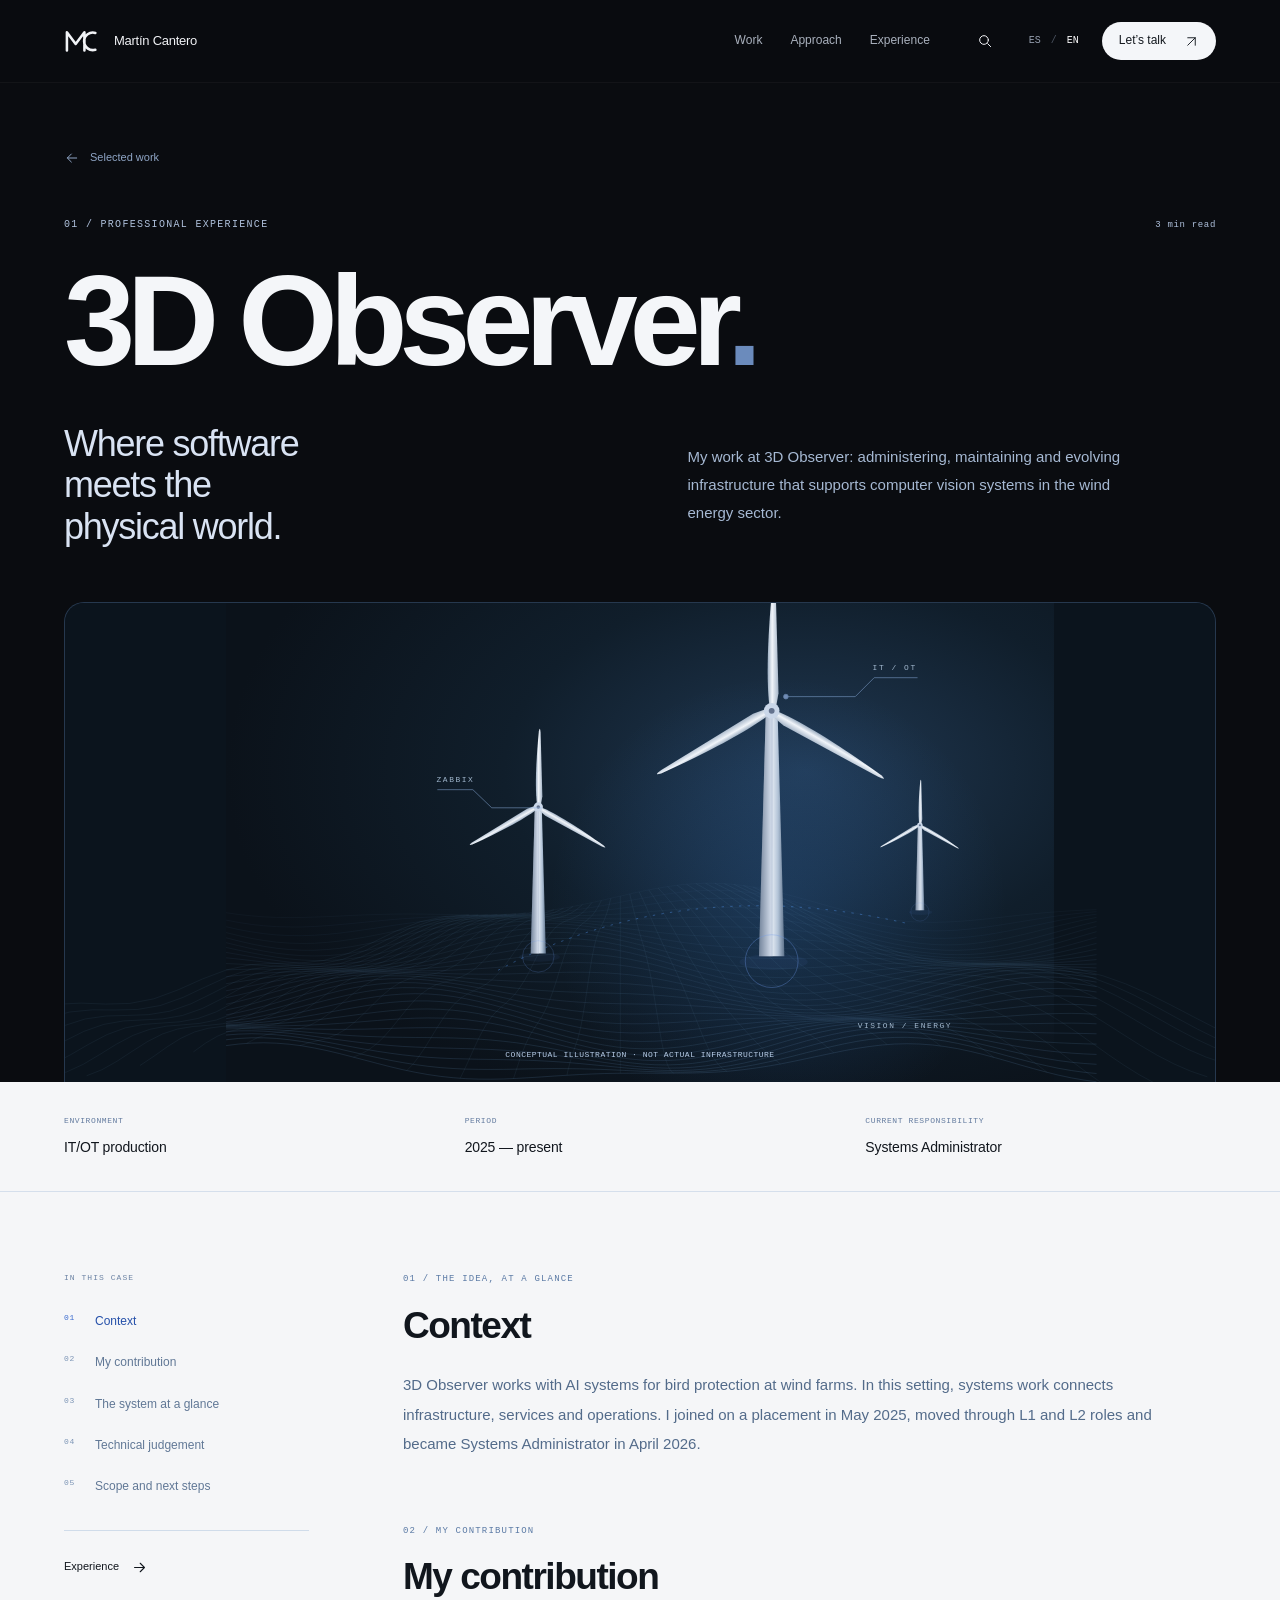
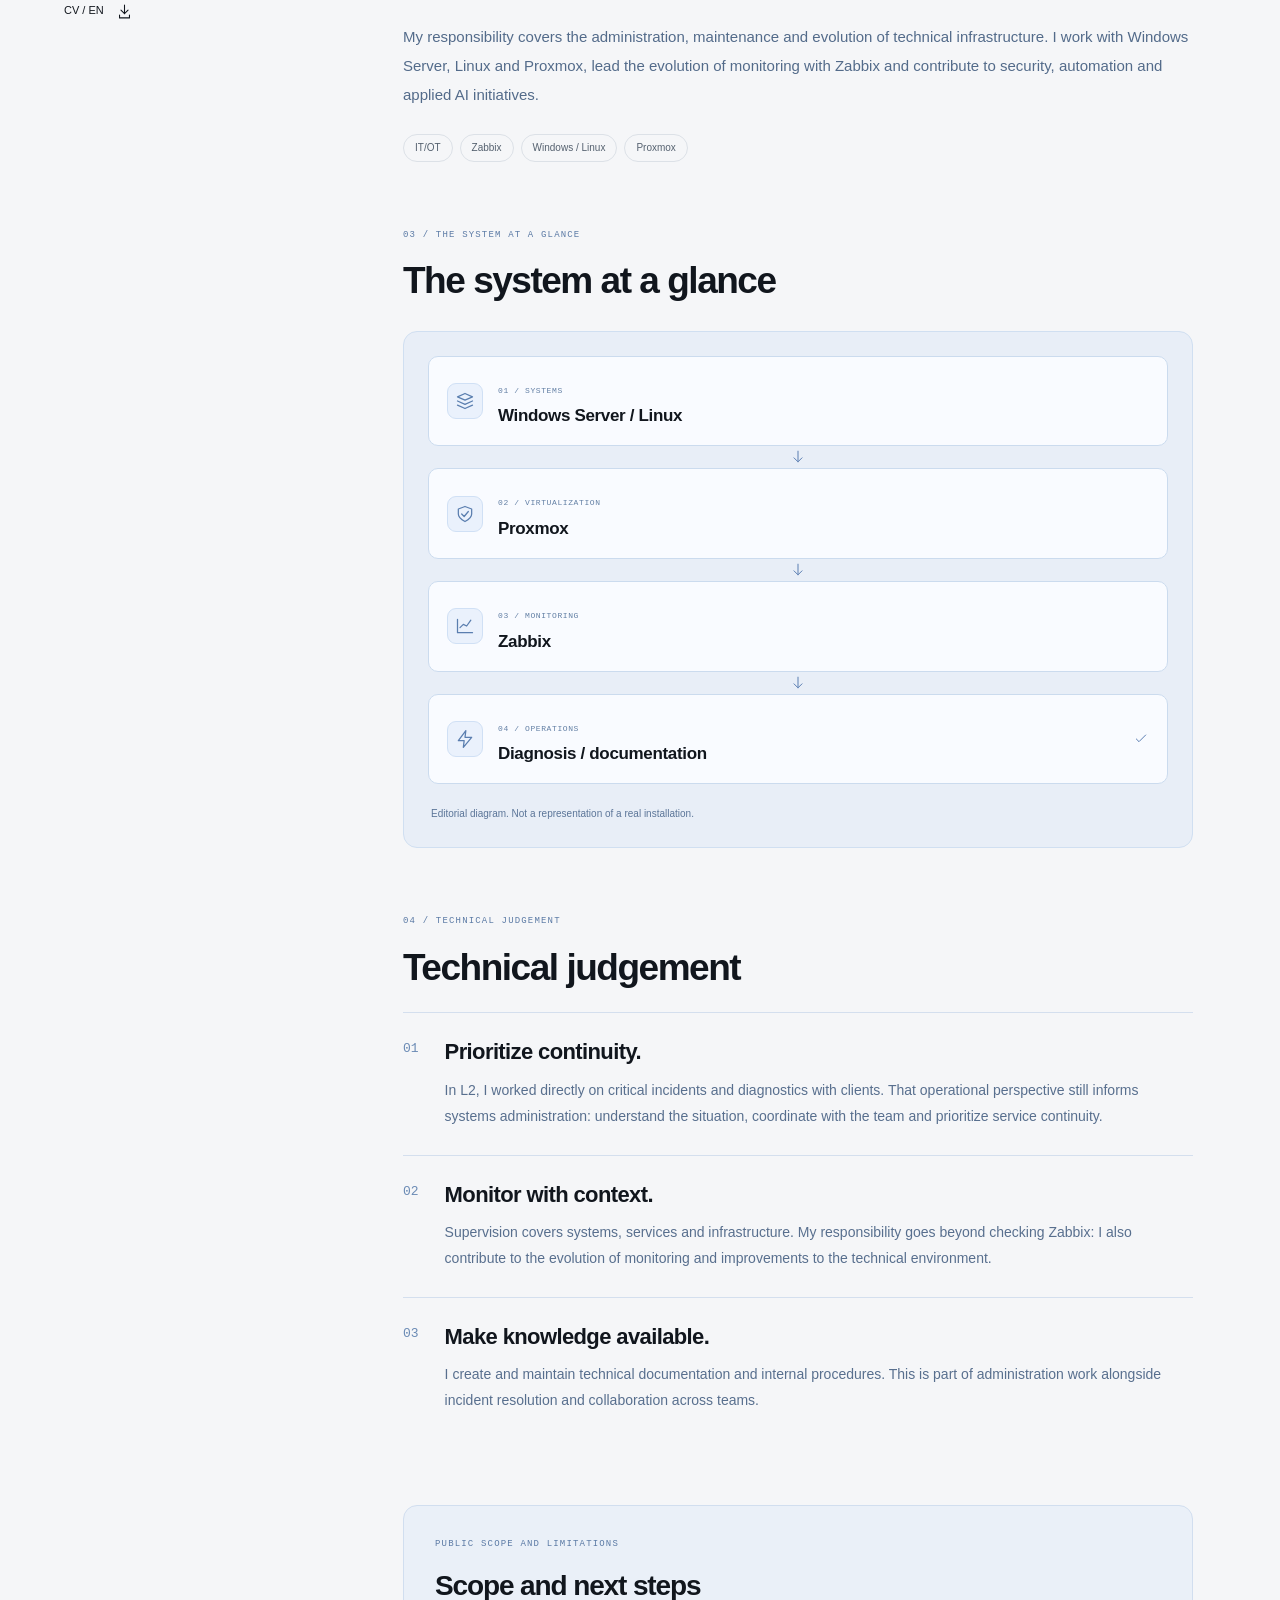
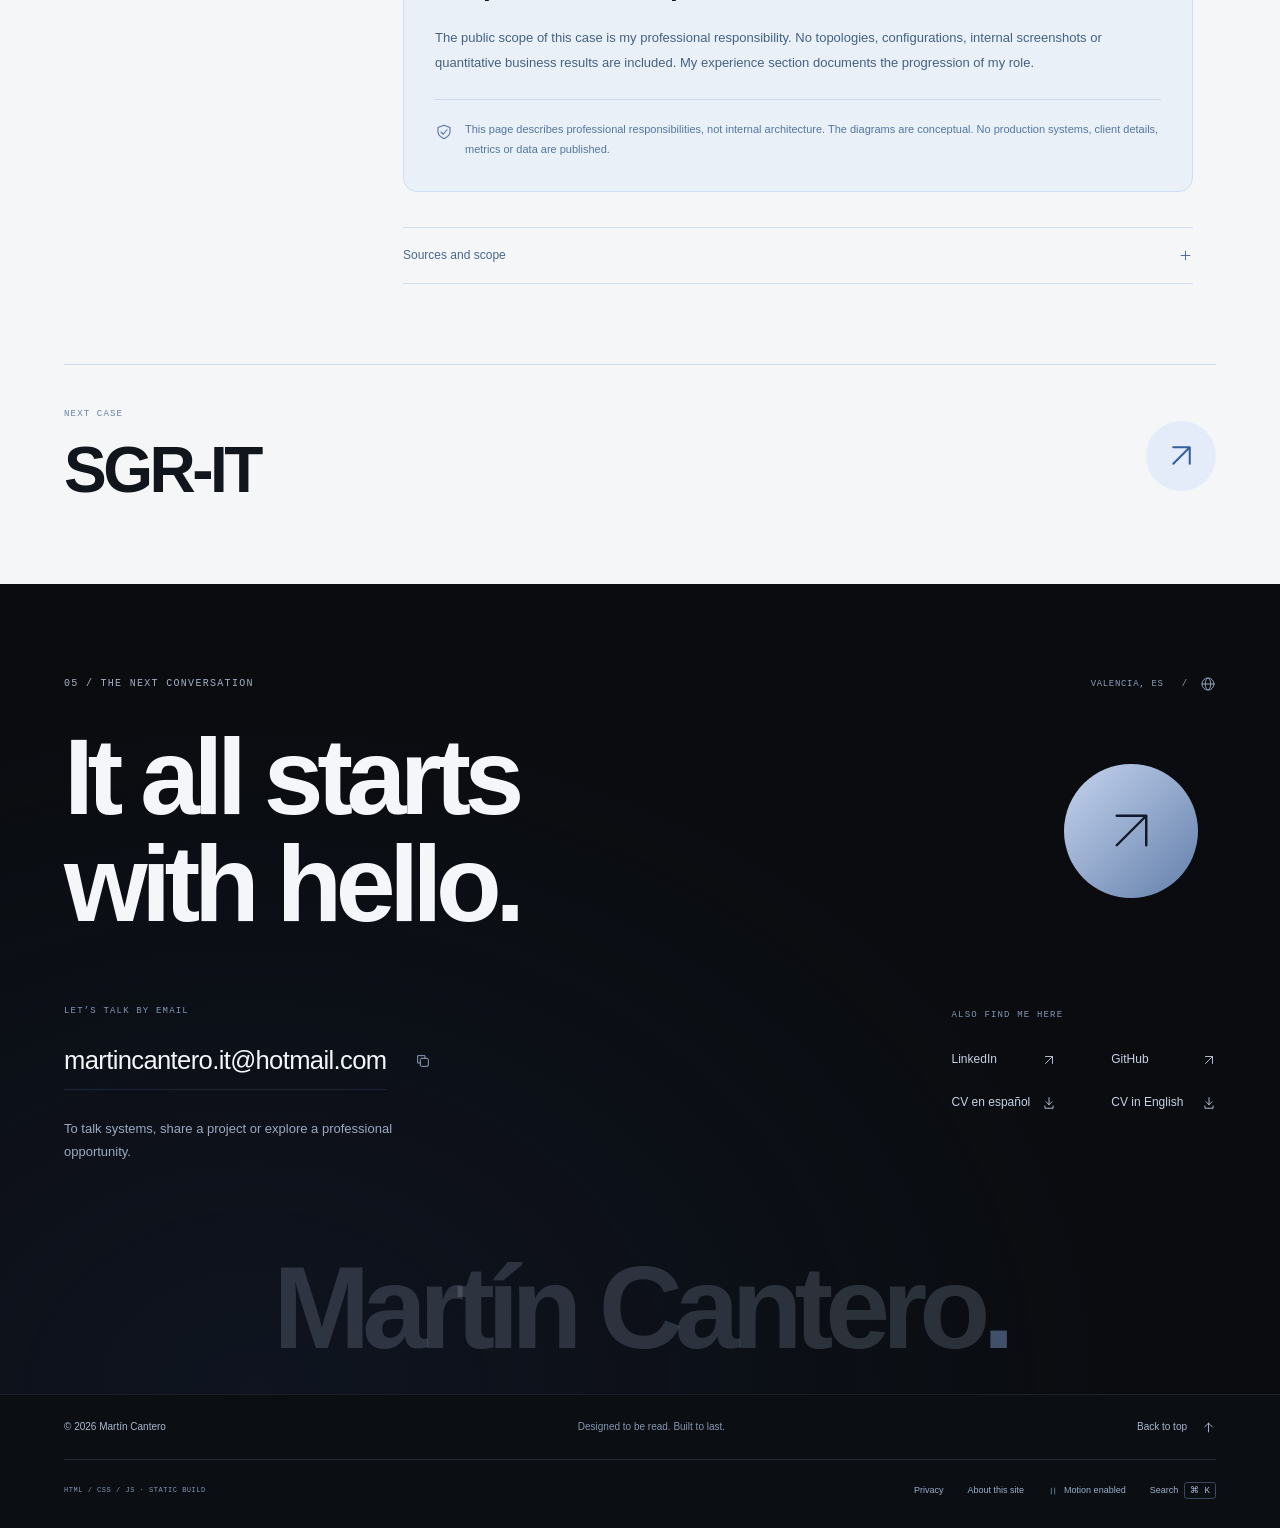
<file: en/work/3d-observer/index.html>
<!doctype html><html lang="en"><head><meta charset="utf-8"><meta name="viewport" content="width=device-width,initial-scale=1"><title>3D Observer - Martín Cantero</title><meta name="description" content="IT/OT systems in computer vision and renewable energy."><meta name="theme-color" content="#0a0c10"><meta name="color-scheme" content="light dark"><meta name="referrer" content="strict-origin-when-cross-origin"><link rel="canonical" href="https://martiincantero.github.io/en/work/3d-observer/"><link rel="alternate" hreflang="en" href="https://martiincantero.github.io/en/work/3d-observer/"><link rel="alternate" hreflang="es" href="https://martiincantero.github.io/es/trabajo/3d-observer/"><link rel="alternate" hreflang="x-default" href="https://martiincantero.github.io/es/trabajo/3d-observer/"><meta property="og:type" content="website"><meta property="og:title" content="3D Observer - Martín Cantero"><meta property="og:description" content="IT/OT systems in computer vision and renewable energy."><meta property="og:locale" content="en_GB"><meta property="og:locale:alternate" content="es_ES"><meta property="og:url" content="https://martiincantero.github.io/en/work/3d-observer/"><meta property="og:image" content="https://martiincantero.github.io/images/og-en.png"><meta property="og:image:width" content="1200"><meta property="og:image:height" content="630"><meta property="og:image:alt" content="Martín Cantero — Infrastructure with intent."><meta name="twitter:card" content="summary_large_image"><link rel="icon" href="../../../favicon.svg" type="image/svg+xml"><link rel="stylesheet" href="../../../assets/site.8a98864c44.css"><script>try{if(matchMedia('(prefers-reduced-motion: reduce)').matches||localStorage.getItem('mc-motion')==='reduce')document.documentElement.classList.add('reduce-motion')}catch{}</script><script type="application/ld+json">{"@context":"https://schema.org","@type":"Person","name":"Martín Cantero","url":"https://martiincantero.github.io/en/","jobTitle":"IT/OT Systems Administrator","description":"IT/OT Systems Administrator based in Valencia. Production infrastructure, Windows Server, Linux, Proxmox, Zabbix, security and automation.","sameAs":["https://github.com/martiincantero","https://www.linkedin.com/in/martiincantero/"],"knowsAbout":["Windows Server","Linux","Proxmox","Zabbix","IT/OT"]}</script><script defer src="../../../assets/main.portable.fea59c9a5c.js"></script></head><body id="top" data-page="case" data-base="/" ><a class="skip-link" href="#main">Skip to content</a><div class="reading-line" aria-hidden="true"></div>
 <header class="site-header"><div class="header-inner wrap"><a class="brand" href="../../index.html" aria-label="Go to homepage"><svg class="monogram " viewBox="0 0 48 40" fill="none" aria-hidden="true"><path d="M4 33V8l12 16L28 8v25M43 9a12 12 0 1 0 0 23" stroke="currentColor" stroke-width="3.5" stroke-linejoin="round" stroke-linecap="round"/></svg><span>Mart&#237;n Cantero</span></a><nav class="desktop-nav" aria-label="Main navigation"><a href="../../index.html#work" data-nav-link="work">Work</a><a href="../../index.html#expertise" data-nav-link="expertise">Approach</a><a href="../../index.html#experience" data-nav-link="experience">Experience</a></nav><div class="header-actions"><button class="icon-button search-trigger js-only" type="button" data-open="command" aria-label="Search" title="Search (Ctrl / Cmd + K)"><svg class="icon " viewBox="0 0 24 24" fill="none" stroke="currentColor" stroke-width="1.5" stroke-linecap="round" stroke-linejoin="round" aria-hidden="true"><circle cx="10.5" cy="10.5" r="6.5"/><path d="m16 16 4.5 4.5"/></svg></button><nav class="language-switch" aria-label="Language"><a href="../../../es/trabajo/3d-observer/index.html" lang="es" hreflang="es" data-language="es" >ES</a><span aria-hidden="true">/</span><a href="./index.html" lang="en" hreflang="en" data-language="en" aria-current="true">EN</a></nav><a class="header-contact" href="../../index.html#contact">Let’s talk<svg class="icon " viewBox="0 0 24 24" fill="none" stroke="currentColor" stroke-width="1.5" stroke-linecap="round" stroke-linejoin="round" aria-hidden="true"><path d="m6 18 12-12M6 6h12v12"/></svg></a><button class="menu-trigger icon-button js-only" type="button" data-open="menu" aria-label="Menu"><span></span><span></span></button></div></div><nav class="no-js-nav wrap" aria-label="Navigate"><a href="../../index.html#work">Work</a><a href="../../index.html#expertise">Approach</a><a href="../../index.html#experience">Experience</a><a href="../../index.html#about">About</a><a href="../../index.html#contact">Let’s talk</a></nav></header><main id="main"><section class="case-top dark"><div class="wrap"><a class="back-link" href="../../index.html#work"><svg class="icon " viewBox="0 0 24 24" fill="none" stroke="currentColor" stroke-width="1.5" stroke-linecap="round" stroke-linejoin="round" aria-hidden="true"><path d="M19 12H5m6-6-6 6 6 6"/></svg>Selected work</a><div class="case-heading-row"><p class="eyebrow">01 / Professional experience</p><span class="mono">3 min read</span></div><h1>3D Observer<span>.</span></h1><div class="case-intro"><p class="case-statement">Where software<br>meets the<br>physical world.</p><p>My work at 3D Observer: administering, maintaining and evolving infrastructure that supports computer vision systems in the wind energy sector.</p></div><figure class="case-cover case-cover-observer"><svg class="wind-art" viewBox="0 0 1050 650" fill="none" aria-hidden="true"><defs><radialGradient id="case-3d-observer-sky" cx="70%" cy="36%" r="70%"><stop stop-color="#203852"/><stop offset=".52" stop-color="#101e2b"/><stop offset="1" stop-color="#0b121a"/></radialGradient><linearGradient id="case-3d-observer-metal"><stop stop-color="#536377"/><stop offset=".45" stop-color="#f1f5fa"/><stop offset=".75" stop-color="#b2c3d7"/><stop offset="1" stop-color="#5d728b"/></linearGradient><linearGradient id="case-3d-observer-blade" x1="-6" y1="0" x2="7" y2="0" gradientUnits="userSpaceOnUse"><stop stop-color="#7b92ac"/><stop offset=".5" stop-color="#f1f5fa"/><stop offset="1" stop-color="#a5b5c8"/></linearGradient><radialGradient id="case-3d-observer-halo"><stop stop-color="#4295f9" stop-opacity=".18"/><stop offset="1" stop-color="#4295f9" stop-opacity="0"/></radialGradient></defs><path fill="url(#case-3d-observer-sky)" d="M0 0h1050v650H0z"/><circle cx="700" cy="405" r="290" fill="url(#case-3d-observer-halo)"/><g stroke="#6591bd" stroke-width=".6"><path d="M0.0,414.0 L16.0,416.3 L32.0,418.0 L48.0,419.3 L64.0,420.0 L80.0,420.2 L96.0,420.1 L112.0,419.6 L128.0,419.0 L144.0,418.3 L160.0,417.5 L176.0,416.8 L192.0,416.3 L208.0,415.9 L224.0,415.7 L240.0,415.7 L256.0,415.9 L272.0,416.1 L288.0,416.4 L304.0,416.7 L320.0,416.8 L336.0,416.7 L352.0,416.2 L368.0,415.4 L384.0,414.2 L400.0,412.5 L416.0,410.3 L432.0,407.6 L448.0,404.6 L464.0,401.2 L480.0,397.6 L496.0,393.9 L512.0,390.2 L528.0,386.7 L544.0,383.6 L560.0,380.9 L576.0,378.7 L592.0,377.3 L608.0,376.6 L624.0,376.8 L640.0,377.8 L656.0,379.6 L672.0,382.1 L688.0,385.3 L704.0,389.1 L720.0,393.3 L736.0,397.7 L752.0,402.2 L768.0,406.7 L784.0,411.0 L800.0,414.9 L816.0,418.4 L832.0,421.3 L848.0,423.5 L864.0,425.1 L880.0,426.0 L896.0,426.3 L912.0,425.9 L928.0,425.1 L944.0,423.9 L960.0,422.4 L976.0,420.6 L992.0,418.8 L1008.0,417.1 L1024.0,415.4 L1040.0,413.9 L1056.0,412.7 L1072.0,411.6 L1088.0,410.8 L1104.0,410.2" opacity="0.10"/><path d="M0.0,423.4 L16.0,426.4 L32.0,428.8 L48.0,430.6 L64.0,431.7 L80.0,432.1 L96.0,432.1 L112.0,431.5 L128.0,430.5 L144.0,429.1 L160.0,427.7 L176.0,426.1 L192.0,424.5 L208.0,423.0 L224.0,421.7 L240.0,420.6 L256.0,419.7 L272.0,419.1 L288.0,418.6 L304.0,418.3 L320.0,418.0 L336.0,417.8 L352.0,417.4 L368.0,416.9 L384.0,416.2 L400.0,415.1 L416.0,413.7 L432.0,411.9 L448.0,409.8 L464.0,407.3 L480.0,404.6 L496.0,401.7 L512.0,398.6 L528.0,395.7 L544.0,392.8 L560.0,390.3 L576.0,388.2 L592.0,386.7 L608.0,385.8 L624.0,385.6 L640.0,386.2 L656.0,387.5 L672.0,389.7 L688.0,392.5 L704.0,396.0 L720.0,400.0 L736.0,404.4 L752.0,409.1 L768.0,413.8 L784.0,418.4 L800.0,422.8 L816.0,426.7 L832.0,430.1 L848.0,432.9 L864.0,435.0 L880.0,436.4 L896.0,437.0 L912.0,436.9 L928.0,436.1 L944.0,434.7 L960.0,432.8 L976.0,430.5 L992.0,428.0 L1008.0,425.4 L1024.0,422.8 L1040.0,420.3 L1056.0,417.9 L1072.0,415.9 L1088.0,414.1 L1104.0,412.7" opacity="0.11"/><path d="M0.0,431.8 L16.0,435.4 L32.0,438.3 L48.0,440.6 L64.0,442.2 L80.0,443.0 L96.0,443.2 L112.0,442.6 L128.0,441.5 L144.0,439.9 L160.0,437.8 L176.0,435.6 L192.0,433.2 L208.0,430.7 L224.0,428.4 L240.0,426.2 L256.0,424.3 L272.0,422.6 L288.0,421.3 L304.0,420.2 L320.0,419.4 L336.0,418.8 L352.0,418.3 L368.0,417.9 L384.0,417.5 L400.0,417.0 L416.0,416.3 L432.0,415.4 L448.0,414.2 L464.0,412.7 L480.0,411.0 L496.0,409.0 L512.0,406.9 L528.0,404.7 L544.0,402.5 L560.0,400.4 L576.0,398.6 L592.0,397.2 L608.0,396.2 L624.0,395.8 L640.0,396.0 L656.0,396.9 L672.0,398.6 L688.0,400.9 L704.0,404.0 L720.0,407.5 L736.0,411.6 L752.0,416.0 L768.0,420.6 L784.0,425.3 L800.0,429.8 L816.0,434.0 L832.0,437.8 L848.0,441.0 L864.0,443.6 L880.0,445.4 L896.0,446.4 L912.0,446.6 L928.0,446.0 L944.0,444.6 L960.0,442.7 L976.0,440.1 L992.0,437.2 L1008.0,433.9 L1024.0,430.6 L1040.0,427.2 L1056.0,423.9 L1072.0,420.9 L1088.0,418.2 L1104.0,415.9" opacity="0.12"/><path d="M0.0,439.2 L16.0,443.1 L32.0,446.6 L48.0,449.3 L64.0,451.4 L80.0,452.6 L96.0,453.1 L112.0,452.8 L128.0,451.7 L144.0,450.0 L160.0,447.7 L176.0,445.0 L192.0,442.0 L208.0,438.8 L224.0,435.6 L240.0,432.5 L256.0,429.6 L272.0,426.9 L288.0,424.6 L304.0,422.7 L320.0,421.2 L336.0,420.1 L352.0,419.3 L368.0,418.8 L384.0,418.6 L400.0,418.4 L416.0,418.3 L432.0,418.1 L448.0,417.8 L464.0,417.3 L480.0,416.7 L496.0,415.8 L512.0,414.7 L528.0,413.5 L544.0,412.2 L560.0,410.8 L576.0,409.5 L592.0,408.4 L608.0,407.6 L624.0,407.1 L640.0,407.1 L656.0,407.7 L672.0,408.9 L688.0,410.6 L704.0,413.0 L720.0,416.0 L736.0,419.5 L752.0,423.4 L768.0,427.6 L784.0,432.0 L800.0,436.3 L816.0,440.5 L832.0,444.4 L848.0,447.9 L864.0,450.8 L880.0,452.9 L896.0,454.3 L912.0,454.9 L928.0,454.6 L944.0,453.5 L960.0,451.6 L976.0,449.1 L992.0,446.0 L1008.0,442.4 L1024.0,438.6 L1040.0,434.6 L1056.0,430.6 L1072.0,426.8 L1088.0,423.2 L1104.0,420.0" opacity="0.13"/><path d="M0.0,445.8 L16.0,449.9 L32.0,453.6 L48.0,456.7 L64.0,459.1 L80.0,460.7 L96.0,461.6 L112.0,461.6 L128.0,460.8 L144.0,459.2 L160.0,456.9 L176.0,454.0 L192.0,450.7 L208.0,447.0 L224.0,443.2 L240.0,439.4 L256.0,435.6 L272.0,432.1 L288.0,428.9 L304.0,426.2 L320.0,423.9 L336.0,422.2 L352.0,420.9 L368.0,420.1 L384.0,419.8 L400.0,419.8 L416.0,420.0 L432.0,420.4 L448.0,420.9 L464.0,421.3 L480.0,421.7 L496.0,421.9 L512.0,422.0 L528.0,421.9 L544.0,421.6 L560.0,421.1 L576.0,420.6 L592.0,420.1 L608.0,419.6 L624.0,419.3 L640.0,419.3 L656.0,419.6 L672.0,420.3 L688.0,421.6 L704.0,423.3 L720.0,425.5 L736.0,428.3 L752.0,431.5 L768.0,435.0 L784.0,438.8 L800.0,442.7 L816.0,446.6 L832.0,450.3 L848.0,453.7 L864.0,456.7 L880.0,459.0 L896.0,460.7 L912.0,461.6 L928.0,461.7 L944.0,461.0 L960.0,459.4 L976.0,457.0 L992.0,454.0 L1008.0,450.4 L1024.0,446.4 L1040.0,442.1 L1056.0,437.7 L1072.0,433.3 L1088.0,429.1 L1104.0,425.2" opacity="0.14"/><path d="M0.0,452.0 L16.0,455.9 L32.0,459.6 L48.0,462.8 L64.0,465.4 L80.0,467.3 L96.0,468.5 L112.0,468.9 L128.0,468.5 L144.0,467.2 L160.0,465.1 L176.0,462.3 L192.0,458.9 L208.0,455.1 L224.0,450.9 L240.0,446.6 L256.0,442.3 L272.0,438.1 L288.0,434.2 L304.0,430.7 L320.0,427.7 L336.0,425.3 L352.0,423.4 L368.0,422.2 L384.0,421.6 L400.0,421.5 L416.0,421.9 L432.0,422.7 L448.0,423.7 L464.0,424.9 L480.0,426.2 L496.0,427.5 L512.0,428.6 L528.0,429.6 L544.0,430.4 L560.0,431.0 L576.0,431.4 L592.0,431.7 L608.0,431.8 L624.0,431.9 L640.0,432.0 L656.0,432.3 L672.0,432.7 L688.0,433.5 L704.0,434.6 L720.0,436.1 L736.0,438.0 L752.0,440.3 L768.0,443.0 L784.0,446.0 L800.0,449.1 L816.0,452.4 L832.0,455.7 L848.0,458.8 L864.0,461.5 L880.0,463.9 L896.0,465.7 L912.0,466.9 L928.0,467.3 L944.0,466.9 L960.0,465.7 L976.0,463.8 L992.0,461.1 L1008.0,457.7 L1024.0,453.8 L1040.0,449.5 L1056.0,444.9 L1072.0,440.2 L1088.0,435.6 L1104.0,431.3" opacity="0.15"/><path d="M0.0,458.1 L16.0,461.6 L32.0,464.9 L48.0,467.9 L64.0,470.5 L80.0,472.6 L96.0,474.0 L112.0,474.7 L128.0,474.6 L144.0,473.7 L160.0,472.0 L176.0,469.5 L192.0,466.4 L208.0,462.6 L224.0,458.4 L240.0,454.0 L256.0,449.3 L272.0,444.7 L288.0,440.3 L304.0,436.2 L320.0,432.6 L336.0,429.5 L352.0,427.1 L368.0,425.4 L384.0,424.4 L400.0,424.1 L416.0,424.4 L432.0,425.3 L448.0,426.7 L464.0,428.4 L480.0,430.4 L496.0,432.5 L512.0,434.7 L528.0,436.7 L544.0,438.6 L560.0,440.3 L576.0,441.7 L592.0,442.9 L608.0,443.7 L624.0,444.4 L640.0,444.9 L656.0,445.3 L672.0,445.7 L688.0,446.2 L704.0,446.8 L720.0,447.6 L736.0,448.7 L752.0,450.1 L768.0,451.8 L784.0,453.8 L800.0,456.0 L816.0,458.4 L832.0,460.9 L848.0,463.4 L864.0,465.8 L880.0,467.9 L896.0,469.6 L912.0,470.8 L928.0,471.4 L944.0,471.4 L960.0,470.6 L976.0,469.1 L992.0,466.9 L1008.0,464.0 L1024.0,460.5 L1040.0,456.4 L1056.0,452.0 L1072.0,447.4 L1088.0,442.7 L1104.0,438.1" opacity="0.16"/><path d="M0.0,464.4 L16.0,467.1 L32.0,469.8 L48.0,472.4 L64.0,474.7 L80.0,476.7 L96.0,478.2 L112.0,479.1 L128.0,479.3 L144.0,478.8 L160.0,477.5 L176.0,475.5 L192.0,472.7 L208.0,469.3 L224.0,465.4 L240.0,461.1 L256.0,456.5 L272.0,451.8 L288.0,447.1 L304.0,442.7 L320.0,438.6 L336.0,435.1 L352.0,432.2 L368.0,430.0 L384.0,428.5 L400.0,427.8 L416.0,427.9 L432.0,428.7 L448.0,430.2 L464.0,432.2 L480.0,434.7 L496.0,437.4 L512.0,440.3 L528.0,443.3 L544.0,446.1 L560.0,448.8 L576.0,451.3 L592.0,453.4 L608.0,455.1 L624.0,456.5 L640.0,457.6 L656.0,458.3 L672.0,458.8 L688.0,459.2 L704.0,459.5 L720.0,459.8 L736.0,460.1 L752.0,460.7 L768.0,461.4 L784.0,462.3 L800.0,463.5 L816.0,464.8 L832.0,466.4 L848.0,468.0 L864.0,469.7 L880.0,471.3 L896.0,472.6 L912.0,473.7 L928.0,474.4 L944.0,474.6 L960.0,474.1 L976.0,473.1 L992.0,471.4 L1008.0,469.1 L1024.0,466.1 L1040.0,462.6 L1056.0,458.7 L1072.0,454.4 L1088.0,449.9 L1104.0,445.4" opacity="0.17"/><path d="M0.0,471.2 L16.0,472.9 L32.0,474.7 L48.0,476.6 L64.0,478.4 L80.0,480.0 L96.0,481.3 L112.0,482.2 L128.0,482.6 L144.0,482.4 L160.0,481.6 L176.0,480.1 L192.0,477.9 L208.0,475.0 L224.0,471.6 L240.0,467.7 L256.0,463.4 L272.0,458.9 L288.0,454.4 L304.0,449.9 L320.0,445.7 L336.0,441.8 L352.0,438.6 L368.0,435.9 L384.0,434.1 L400.0,433.0 L416.0,432.7 L432.0,433.3 L448.0,434.6 L464.0,436.7 L480.0,439.3 L496.0,442.4 L512.0,445.8 L528.0,449.4 L544.0,453.1 L560.0,456.6 L576.0,460.0 L592.0,463.0 L608.0,465.6 L624.0,467.8 L640.0,469.6 L656.0,470.8 L672.0,471.7 L688.0,472.1 L704.0,472.3 L720.0,472.2 L736.0,472.0 L752.0,471.8 L768.0,471.6 L784.0,471.5 L800.0,471.6 L816.0,471.8 L832.0,472.3 L848.0,472.9 L864.0,473.7 L880.0,474.5 L896.0,475.3 L912.0,476.0 L928.0,476.5 L944.0,476.7 L960.0,476.5 L976.0,475.8 L992.0,474.7 L1008.0,472.9 L1024.0,470.7 L1040.0,467.9 L1056.0,464.6 L1072.0,460.9 L1088.0,457.0 L1104.0,452.9" opacity="0.18"/><path d="M0.0,478.5 L16.0,479.2 L32.0,480.0 L48.0,480.9 L64.0,481.9 L80.0,482.9 L96.0,483.8 L112.0,484.5 L128.0,484.9 L144.0,484.9 L160.0,484.4 L176.0,483.3 L192.0,481.7 L208.0,479.5 L224.0,476.8 L240.0,473.5 L256.0,469.9 L272.0,465.9 L288.0,461.7 L304.0,457.5 L320.0,453.4 L336.0,449.6 L352.0,446.1 L368.0,443.3 L384.0,441.1 L400.0,439.6 L416.0,439.0 L432.0,439.2 L448.0,440.3 L464.0,442.1 L480.0,444.7 L496.0,447.9 L512.0,451.5 L528.0,455.5 L544.0,459.7 L560.0,463.9 L576.0,467.9 L592.0,471.7 L608.0,475.2 L624.0,478.2 L640.0,480.6 L656.0,482.5 L672.0,483.8 L688.0,484.5 L704.0,484.7 L720.0,484.5 L736.0,484.0 L752.0,483.2 L768.0,482.3 L784.0,481.3 L800.0,480.3 L816.0,479.5 L832.0,478.8 L848.0,478.3 L864.0,478.0 L880.0,477.9 L896.0,477.9 L912.0,478.0 L928.0,478.1 L944.0,478.1 L960.0,478.0 L976.0,477.5 L992.0,476.8 L1008.0,475.7 L1024.0,474.1 L1040.0,472.1 L1056.0,469.6 L1072.0,466.8 L1088.0,463.6 L1104.0,460.2" opacity="0.19"/><path d="M0.0,486.5 L16.0,486.0 L32.0,485.7 L48.0,485.6 L64.0,485.7 L80.0,485.9 L96.0,486.1 L112.0,486.3 L128.0,486.5 L144.0,486.5 L160.0,486.2 L176.0,485.5 L192.0,484.4 L208.0,482.9 L224.0,480.9 L240.0,478.5 L256.0,475.6 L272.0,472.3 L288.0,468.8 L304.0,465.2 L320.0,461.5 L336.0,458.0 L352.0,454.7 L368.0,451.8 L384.0,449.5 L400.0,447.8 L416.0,446.8 L432.0,446.7 L448.0,447.4 L464.0,448.9 L480.0,451.2 L496.0,454.2 L512.0,457.7 L528.0,461.8 L544.0,466.2 L560.0,470.7 L576.0,475.2 L592.0,479.6 L608.0,483.7 L624.0,487.4 L640.0,490.5 L656.0,493.0 L672.0,494.8 L688.0,495.9 L704.0,496.4 L720.0,496.3 L736.0,495.6 L752.0,494.5 L768.0,493.1 L784.0,491.4 L800.0,489.6 L816.0,487.7 L832.0,486.0 L848.0,484.4 L864.0,483.0 L880.0,481.8 L896.0,480.9 L912.0,480.2 L928.0,479.7 L944.0,479.3 L960.0,479.0 L976.0,478.6 L992.0,478.2 L1008.0,477.5 L1024.0,476.6 L1040.0,475.3 L1056.0,473.8 L1072.0,471.9 L1088.0,469.7 L1104.0,467.2" opacity="0.20"/><path d="M0.0,495.1 L16.0,493.5 L32.0,492.1 L48.0,490.9 L64.0,489.9 L80.0,489.1 L96.0,488.5 L112.0,488.1 L128.0,487.9 L144.0,487.6 L160.0,487.3 L176.0,486.8 L192.0,486.2 L208.0,485.3 L224.0,484.0 L240.0,482.4 L256.0,480.4 L272.0,478.1 L288.0,475.5 L304.0,472.7 L320.0,469.7 L336.0,466.7 L352.0,463.9 L368.0,461.2 L384.0,459.0 L400.0,457.3 L416.0,456.1 L432.0,455.7 L448.0,456.0 L464.0,457.1 L480.0,458.9 L496.0,461.5 L512.0,464.8 L528.0,468.7 L544.0,472.9 L560.0,477.5 L576.0,482.2 L592.0,486.9 L608.0,491.3 L624.0,495.5 L640.0,499.1 L656.0,502.2 L672.0,504.5 L688.0,506.1 L704.0,507.0 L720.0,507.1 L736.0,506.6 L752.0,505.4 L768.0,503.6 L784.0,501.4 L800.0,499.0 L816.0,496.4 L832.0,493.7 L848.0,491.1 L864.0,488.6 L880.0,486.4 L896.0,484.5 L912.0,482.9 L928.0,481.7 L944.0,480.7 L960.0,480.0 L976.0,479.5 L992.0,479.1 L1008.0,478.7 L1024.0,478.3 L1040.0,477.8 L1056.0,477.1 L1072.0,476.1 L1088.0,474.9 L1104.0,473.5" opacity="0.21"/><path d="M0.0,504.1 L16.0,501.6 L32.0,499.2 L48.0,496.9 L64.0,494.8 L80.0,493.0 L96.0,491.5 L112.0,490.3 L128.0,489.4 L144.0,488.7 L160.0,488.2 L176.0,487.8 L192.0,487.4 L208.0,486.9 L224.0,486.3 L240.0,485.5 L256.0,484.4 L272.0,483.1 L288.0,481.5 L304.0,479.7 L320.0,477.7 L336.0,475.5 L352.0,473.3 L368.0,471.2 L384.0,469.4 L400.0,467.8 L416.0,466.6 L432.0,466.0 L448.0,466.0 L464.0,466.7 L480.0,468.1 L496.0,470.2 L512.0,473.0 L528.0,476.3 L544.0,480.2 L560.0,484.5 L576.0,489.1 L592.0,493.7 L608.0,498.3 L624.0,502.6 L640.0,506.6 L656.0,510.0 L672.0,512.9 L688.0,514.9 L704.0,516.2 L720.0,516.7 L736.0,516.4 L752.0,515.3 L768.0,513.5 L784.0,511.1 L800.0,508.3 L816.0,505.1 L832.0,501.8 L848.0,498.3 L864.0,495.0 L880.0,491.8 L896.0,489.0 L912.0,486.5 L928.0,484.4 L944.0,482.7 L960.0,481.5 L976.0,480.6 L992.0,480.1 L1008.0,479.8 L1024.0,479.7 L1040.0,479.7 L1056.0,479.7 L1072.0,479.7 L1088.0,479.5 L1104.0,479.1" opacity="0.22"/><path d="M0.0,513.1 L16.0,510.0 L32.0,506.7 L48.0,503.5 L64.0,500.5 L80.0,497.7 L96.0,495.2 L112.0,493.2 L128.0,491.5 L144.0,490.2 L160.0,489.3 L176.0,488.7 L192.0,488.4 L208.0,488.2 L224.0,488.0 L240.0,487.9 L256.0,487.7 L272.0,487.4 L288.0,486.8 L304.0,486.1 L320.0,485.1 L336.0,484.0 L352.0,482.7 L368.0,481.4 L384.0,480.1 L400.0,479.0 L416.0,478.0 L432.0,477.5 L448.0,477.3 L464.0,477.7 L480.0,478.6 L496.0,480.1 L512.0,482.3 L528.0,485.1 L544.0,488.3 L560.0,492.1 L576.0,496.2 L592.0,500.5 L608.0,504.8 L624.0,509.1 L640.0,513.1 L656.0,516.8 L672.0,519.8 L688.0,522.3 L704.0,523.9 L720.0,524.8 L736.0,524.8 L752.0,524.0 L768.0,522.4 L784.0,520.1 L800.0,517.1 L816.0,513.7 L832.0,509.9 L848.0,505.9 L864.0,501.9 L880.0,498.0 L896.0,494.3 L912.0,490.9 L928.0,488.0 L944.0,485.6 L960.0,483.7 L976.0,482.4 L992.0,481.5 L1008.0,481.2 L1024.0,481.2 L1040.0,481.5 L1056.0,482.1 L1072.0,482.7 L1088.0,483.4 L1104.0,484.1" opacity="0.23"/><path d="M0.0,521.9 L16.0,518.4 L32.0,514.6 L48.0,510.7 L64.0,506.8 L80.0,503.2 L96.0,499.9 L112.0,496.9 L128.0,494.5 L144.0,492.5 L160.0,491.1 L176.0,490.1 L192.0,489.6 L208.0,489.5 L224.0,489.6 L240.0,490.0 L256.0,490.5 L272.0,491.0 L288.0,491.5 L304.0,491.8 L320.0,492.0 L336.0,492.0 L352.0,491.8 L368.0,491.4 L384.0,490.9 L400.0,490.4 L416.0,490.0 L432.0,489.6 L448.0,489.5 L464.0,489.7 L480.0,490.3 L496.0,491.3 L512.0,492.8 L528.0,494.9 L544.0,497.4 L560.0,500.4 L576.0,503.8 L592.0,507.5 L608.0,511.3 L624.0,515.2 L640.0,519.0 L656.0,522.5 L672.0,525.6 L688.0,528.2 L704.0,530.2 L720.0,531.3 L736.0,531.7 L752.0,531.3 L768.0,530.0 L784.0,527.9 L800.0,525.1 L816.0,521.7 L832.0,517.8 L848.0,513.6 L864.0,509.2 L880.0,504.7 L896.0,500.4 L912.0,496.4 L928.0,492.7 L944.0,489.6 L960.0,487.1 L976.0,485.2 L992.0,483.9 L1008.0,483.2 L1024.0,483.2 L1040.0,483.6 L1056.0,484.5 L1072.0,485.7 L1088.0,487.1 L1104.0,488.6" opacity="0.24"/><path d="M0.0,530.2 L16.0,526.5 L32.0,522.4 L48.0,518.1 L64.0,513.7 L80.0,509.4 L96.0,505.4 L112.0,501.7 L128.0,498.5 L144.0,495.9 L160.0,493.8 L176.0,492.4 L192.0,491.5 L208.0,491.3 L224.0,491.5 L240.0,492.2 L256.0,493.1 L272.0,494.3 L288.0,495.6 L304.0,497.0 L320.0,498.2 L336.0,499.3 L352.0,500.2 L368.0,500.9 L384.0,501.5 L400.0,501.8 L416.0,502.0 L432.0,502.1 L448.0,502.2 L464.0,502.4 L480.0,502.8 L496.0,503.5 L512.0,504.4 L528.0,505.8 L544.0,507.5 L560.0,509.6 L576.0,512.1 L592.0,515.0 L608.0,518.1 L624.0,521.3 L640.0,524.5 L656.0,527.6 L672.0,530.5 L688.0,533.1 L704.0,535.1 L720.0,536.4 L736.0,537.1 L752.0,537.0 L768.0,536.2 L784.0,534.5 L800.0,532.0 L816.0,528.9 L832.0,525.2 L848.0,521.0 L864.0,516.5 L880.0,511.8 L896.0,507.2 L912.0,502.7 L928.0,498.5 L944.0,494.8 L960.0,491.7 L976.0,489.2 L992.0,487.4 L1008.0,486.3 L1024.0,486.0 L1040.0,486.4 L1056.0,487.3 L1072.0,488.8 L1088.0,490.7 L1104.0,492.9" opacity="0.25"/><path d="M0.0,537.5 L16.0,533.9 L32.0,529.9 L48.0,525.5 L64.0,520.9 L80.0,516.3 L96.0,511.7 L112.0,507.5 L128.0,503.7 L144.0,500.4 L160.0,497.8 L176.0,495.8 L192.0,494.5 L208.0,494.0 L224.0,494.1 L240.0,494.8 L256.0,496.0 L272.0,497.6 L288.0,499.6 L304.0,501.7 L320.0,503.9 L336.0,506.0 L352.0,508.0 L368.0,509.8 L384.0,511.4 L400.0,512.7 L416.0,513.7 L432.0,514.4 L448.0,515.0 L464.0,515.5 L480.0,515.9 L496.0,516.3 L512.0,516.8 L528.0,517.6 L544.0,518.5 L560.0,519.8 L576.0,521.3 L592.0,523.1 L608.0,525.3 L624.0,527.6 L640.0,530.0 L656.0,532.5 L672.0,534.9 L688.0,537.0 L704.0,538.9 L720.0,540.3 L736.0,541.1 L752.0,541.3 L768.0,540.8 L784.0,539.6 L800.0,537.6 L816.0,535.0 L832.0,531.7 L848.0,527.8 L864.0,523.5 L880.0,519.0 L896.0,514.3 L912.0,509.6 L928.0,505.2 L944.0,501.1 L960.0,497.5 L976.0,494.5 L992.0,492.3 L1008.0,490.8 L1024.0,490.1 L1040.0,490.2 L1056.0,491.0 L1072.0,492.6 L1088.0,494.7 L1104.0,497.2" opacity="0.26"/><path d="M0.0,543.7 L16.0,540.5 L32.0,536.8 L48.0,532.6 L64.0,528.1 L80.0,523.4 L96.0,518.7 L112.0,514.2 L128.0,509.9 L144.0,506.2 L160.0,503.0 L176.0,500.6 L192.0,498.8 L208.0,497.9 L224.0,497.7 L240.0,498.3 L256.0,499.5 L272.0,501.3 L288.0,503.7 L304.0,506.3 L320.0,509.2 L336.0,512.2 L352.0,515.2 L368.0,518.0 L384.0,520.6 L400.0,522.8 L416.0,524.7 L432.0,526.3 L448.0,527.5 L464.0,528.4 L480.0,529.0 L496.0,529.4 L512.0,529.7 L528.0,529.9 L544.0,530.2 L560.0,530.7 L576.0,531.3 L592.0,532.1 L608.0,533.1 L624.0,534.4 L640.0,535.8 L656.0,537.4 L672.0,539.0 L688.0,540.6 L704.0,542.0 L720.0,543.2 L736.0,544.0 L752.0,544.4 L768.0,544.2 L784.0,543.3 L800.0,541.9 L816.0,539.8 L832.0,537.1 L848.0,533.8 L864.0,530.0 L880.0,525.8 L896.0,521.4 L912.0,516.9 L928.0,512.5 L944.0,508.3 L960.0,504.5 L976.0,501.3 L992.0,498.6 L1008.0,496.7 L1024.0,495.6 L1040.0,495.4 L1056.0,496.0 L1072.0,497.3 L1088.0,499.4 L1104.0,502.1" opacity="0.27"/><path d="M0.0,548.5 L16.0,545.9 L32.0,542.7 L48.0,539.0 L64.0,534.9 L80.0,530.5 L96.0,525.9 L112.0,521.4 L128.0,517.1 L144.0,513.1 L160.0,509.6 L176.0,506.7 L192.0,504.6 L208.0,503.2 L224.0,502.7 L240.0,502.9 L256.0,504.0 L272.0,505.8 L288.0,508.3 L304.0,511.2 L320.0,514.6 L336.0,518.1 L352.0,521.8 L368.0,525.5 L384.0,528.9 L400.0,532.1 L416.0,534.9 L432.0,537.3 L448.0,539.2 L464.0,540.7 L480.0,541.7 L496.0,542.3 L512.0,542.5 L528.0,542.5 L544.0,542.3 L560.0,542.1 L576.0,541.8 L592.0,541.7 L608.0,541.6 L624.0,541.8 L640.0,542.1 L656.0,542.6 L672.0,543.3 L688.0,544.0 L704.0,544.8 L720.0,545.5 L736.0,546.1 L752.0,546.4 L768.0,546.3 L784.0,545.9 L800.0,544.9 L816.0,543.4 L832.0,541.3 L848.0,538.7 L864.0,535.6 L880.0,532.1 L896.0,528.3 L912.0,524.3 L928.0,520.2 L944.0,516.2 L960.0,512.5 L976.0,509.1 L992.0,506.3 L1008.0,504.1 L1024.0,502.7 L1040.0,502.1 L1056.0,502.3 L1072.0,503.3 L1088.0,505.2 L1104.0,507.8" opacity="0.28"/><path d="M0.0,552.2 L16.0,550.2 L32.0,547.7 L48.0,544.6 L64.0,541.1 L80.0,537.2 L96.0,533.1 L112.0,528.9 L128.0,524.8 L144.0,520.9 L160.0,517.3 L176.0,514.2 L192.0,511.8 L208.0,510.1 L224.0,509.1 L240.0,509.1 L256.0,509.8 L272.0,511.4 L288.0,513.7 L304.0,516.7 L320.0,520.2 L336.0,524.1 L352.0,528.2 L368.0,532.4 L384.0,536.6 L400.0,540.5 L416.0,544.2 L432.0,547.3 L448.0,550.0 L464.0,552.1 L480.0,553.6 L496.0,554.5 L512.0,554.9 L528.0,554.9 L544.0,554.4 L560.0,553.7 L576.0,552.8 L592.0,551.8 L608.0,550.8 L624.0,549.8 L640.0,549.0 L656.0,548.4 L672.0,548.0 L688.0,547.8 L704.0,547.7 L720.0,547.8 L736.0,547.8 L752.0,547.9 L768.0,547.8 L784.0,547.4 L800.0,546.8 L816.0,545.9 L832.0,544.5 L848.0,542.6 L864.0,540.4 L880.0,537.7 L896.0,534.7 L912.0,531.4 L928.0,527.9 L944.0,524.5 L960.0,521.1 L976.0,517.9 L992.0,515.1 L1008.0,512.9 L1024.0,511.2 L1040.0,510.3 L1056.0,510.2 L1072.0,510.8 L1088.0,512.3 L1104.0,514.6" opacity="0.29"/><path d="M0.0,554.6 L16.0,553.3 L32.0,551.5 L48.0,549.2 L64.0,546.5 L80.0,543.4 L96.0,540.0 L112.0,536.4 L128.0,532.8 L144.0,529.2 L160.0,525.8 L176.0,522.8 L192.0,520.3 L208.0,518.4 L224.0,517.2 L240.0,516.7 L256.0,517.1 L272.0,518.3 L288.0,520.3 L304.0,523.1 L320.0,526.5 L336.0,530.4 L352.0,534.7 L368.0,539.2 L384.0,543.7 L400.0,548.2 L416.0,552.4 L432.0,556.2 L448.0,559.6 L464.0,562.3 L480.0,564.4 L496.0,565.8 L512.0,566.5 L528.0,566.6 L544.0,566.1 L560.0,565.1 L576.0,563.8 L592.0,562.1 L608.0,560.3 L624.0,558.4 L640.0,556.6 L656.0,554.9 L672.0,553.4 L688.0,552.1 L704.0,551.0 L720.0,550.2 L736.0,549.6 L752.0,549.2 L768.0,548.8 L784.0,548.5 L800.0,548.0 L816.0,547.5 L832.0,546.7 L848.0,545.6 L864.0,544.2 L880.0,542.4 L896.0,540.4 L912.0,538.0 L928.0,535.4 L944.0,532.7 L960.0,529.9 L976.0,527.3 L992.0,524.8 L1008.0,522.7 L1024.0,521.0 L1040.0,519.9 L1056.0,519.5 L1072.0,519.8 L1088.0,520.9 L1104.0,522.7" opacity="0.30"/><path d="M0.0,556.2 L16.0,555.4 L32.0,554.3 L48.0,552.8 L64.0,551.0 L80.0,548.8 L96.0,546.4 L112.0,543.6 L128.0,540.7 L144.0,537.8 L160.0,534.9 L176.0,532.2 L192.0,529.8 L208.0,527.9 L224.0,526.6 L240.0,525.9 L256.0,525.9 L272.0,526.7 L288.0,528.3 L304.0,530.6 L320.0,533.7 L336.0,537.3 L352.0,541.5 L368.0,545.9 L384.0,550.6 L400.0,555.3 L416.0,559.9 L432.0,564.1 L448.0,568.0 L464.0,571.3 L480.0,573.9 L496.0,575.8 L512.0,576.9 L528.0,577.3 L544.0,577.0 L560.0,576.0 L576.0,574.4 L592.0,572.4 L608.0,570.0 L624.0,567.3 L640.0,564.6 L656.0,562.0 L672.0,559.4 L688.0,557.1 L704.0,555.0 L720.0,553.3 L736.0,551.9 L752.0,550.8 L768.0,550.0 L784.0,549.4 L800.0,548.9 L816.0,548.6 L832.0,548.2 L848.0,547.8 L864.0,547.1 L880.0,546.3 L896.0,545.3 L912.0,543.9 L928.0,542.4 L944.0,540.6 L960.0,538.8 L976.0,536.8 L992.0,534.9 L1008.0,533.2 L1024.0,531.8 L1040.0,530.7 L1056.0,530.2 L1072.0,530.2 L1088.0,530.8 L1104.0,532.2" opacity="0.31"/><path d="M0.0,557.2 L16.0,556.8 L32.0,556.3 L48.0,555.6 L64.0,554.7 L80.0,553.5 L96.0,552.0 L112.0,550.3 L128.0,548.4 L144.0,546.3 L160.0,544.2 L176.0,542.1 L192.0,540.1 L208.0,538.4 L224.0,537.1 L240.0,536.3 L256.0,536.1 L272.0,536.6 L288.0,537.7 L304.0,539.5 L320.0,542.0 L336.0,545.2 L352.0,548.9 L368.0,553.1 L384.0,557.5 L400.0,562.1 L416.0,566.8 L432.0,571.2 L448.0,575.3 L464.0,579.0 L480.0,582.0 L496.0,584.4 L512.0,585.9 L528.0,586.7 L544.0,586.7 L560.0,585.8 L576.0,584.3 L592.0,582.1 L608.0,579.4 L624.0,576.3 L640.0,573.0 L656.0,569.5 L672.0,566.1 L688.0,562.8 L704.0,559.8 L720.0,557.1 L736.0,554.9 L752.0,553.0 L768.0,551.6 L784.0,550.6 L800.0,550.0 L816.0,549.6 L832.0,549.5 L848.0,549.5 L864.0,549.5 L880.0,549.5 L896.0,549.4 L912.0,549.2 L928.0,548.7 L944.0,548.1 L960.0,547.2 L976.0,546.3 L992.0,545.2 L1008.0,544.1 L1024.0,543.1 L1040.0,542.4 L1056.0,541.9 L1072.0,541.7 L1088.0,542.1 L1104.0,543.0" opacity="0.32"/><path d="M0.0,558.2 L16.0,557.9 L32.0,557.8 L48.0,557.7 L64.0,557.6 L80.0,557.3 L96.0,556.9 L112.0,556.3 L128.0,555.5 L144.0,554.4 L160.0,553.3 L176.0,552.0 L192.0,550.7 L208.0,549.5 L224.0,548.5 L240.0,547.8 L256.0,547.5 L272.0,547.7 L288.0,548.4 L304.0,549.7 L320.0,551.7 L336.0,554.2 L352.0,557.3 L368.0,560.8 L384.0,564.8 L400.0,569.0 L416.0,573.4 L432.0,577.7 L448.0,581.8 L464.0,585.6 L480.0,588.8 L496.0,591.5 L512.0,593.4 L528.0,594.6 L544.0,594.9 L560.0,594.4 L576.0,593.1 L592.0,591.0 L608.0,588.2 L624.0,585.0 L640.0,581.3 L656.0,577.3 L672.0,573.3 L688.0,569.3 L704.0,565.5 L720.0,561.9 L736.0,558.8 L752.0,556.2 L768.0,554.1 L784.0,552.6 L800.0,551.5 L816.0,551.0 L832.0,550.9 L848.0,551.1 L864.0,551.6 L880.0,552.3 L896.0,553.1 L912.0,553.8 L928.0,554.4 L944.0,554.9 L960.0,555.2 L976.0,555.3 L992.0,555.2 L1008.0,555.0 L1024.0,554.7 L1040.0,554.4 L1056.0,554.2 L1072.0,554.1 L1088.0,554.3 L1104.0,554.9" opacity="0.33"/><path d="M0.0,559.5 L16.0,559.2 L32.0,559.3 L48.0,559.6 L64.0,560.1 L80.0,560.7 L96.0,561.2 L112.0,561.6 L128.0,561.9 L144.0,562.0 L160.0,561.9 L176.0,561.7 L192.0,561.3 L208.0,560.8 L224.0,560.3 L240.0,560.0 L256.0,559.8 L272.0,559.8 L288.0,560.3 L304.0,561.1 L320.0,562.5 L336.0,564.3 L352.0,566.7 L368.0,569.5 L384.0,572.7 L400.0,576.2 L416.0,580.0 L432.0,583.9 L448.0,587.7 L464.0,591.3 L480.0,594.6 L496.0,597.3 L512.0,599.5 L528.0,601.0 L544.0,601.6 L560.0,601.5 L576.0,600.5 L592.0,598.7 L608.0,596.2 L624.0,593.0 L640.0,589.2 L656.0,585.1 L672.0,580.7 L688.0,576.2 L704.0,571.8 L720.0,567.7 L736.0,563.8 L752.0,560.5 L768.0,557.7 L784.0,555.6 L800.0,554.0 L816.0,553.2 L832.0,552.9 L848.0,553.2 L864.0,553.9 L880.0,555.0 L896.0,556.4 L912.0,557.9 L928.0,559.5 L944.0,561.0 L960.0,562.4 L976.0,563.7 L992.0,564.7 L1008.0,565.5 L1024.0,566.0 L1040.0,566.4 L1056.0,566.7 L1072.0,566.9 L1088.0,567.2 L1104.0,567.6" opacity="0.34"/><path d="M0.0,561.5 L16.0,561.1 L32.0,561.1 L48.0,561.7 L64.0,562.6 L80.0,563.7 L96.0,565.0 L112.0,566.4 L128.0,567.7 L144.0,568.9 L160.0,570.0 L176.0,570.8 L192.0,571.4 L208.0,571.9 L224.0,572.1 L240.0,572.3 L256.0,572.4 L272.0,572.6 L288.0,572.9 L304.0,573.5 L320.0,574.3 L336.0,575.5 L352.0,577.1 L368.0,579.0 L384.0,581.4 L400.0,584.1 L416.0,587.0 L432.0,590.2 L448.0,593.4 L464.0,596.5 L480.0,599.5 L496.0,602.1 L512.0,604.3 L528.0,605.9 L544.0,606.9 L560.0,607.1 L576.0,606.5 L592.0,605.1 L608.0,602.9 L624.0,600.0 L640.0,596.5 L656.0,592.4 L672.0,588.0 L688.0,583.4 L704.0,578.7 L720.0,574.1 L736.0,569.8 L752.0,565.9 L768.0,562.6 L784.0,559.8 L800.0,557.8 L816.0,556.5 L832.0,555.9 L848.0,556.0 L864.0,556.8 L880.0,558.1 L896.0,559.9 L912.0,562.0 L928.0,564.3 L944.0,566.7 L960.0,569.1 L976.0,571.4 L992.0,573.5 L1008.0,575.3 L1024.0,576.8 L1040.0,578.1 L1056.0,579.0 L1072.0,579.7 L1088.0,580.3 L1104.0,580.7" opacity="0.35"/><path d="M0.0,564.7 L16.0,563.9 L32.0,563.8 L48.0,564.3 L64.0,565.4 L80.0,566.9 L96.0,568.8 L112.0,570.9 L128.0,573.1 L144.0,575.3 L160.0,577.4 L176.0,579.3 L192.0,581.0 L208.0,582.4 L224.0,583.6 L240.0,584.4 L256.0,585.1 L272.0,585.6 L288.0,586.0 L304.0,586.4 L320.0,586.9 L336.0,587.5 L352.0,588.4 L368.0,589.5 L384.0,590.9 L400.0,592.6 L416.0,594.6 L432.0,596.8 L448.0,599.1 L464.0,601.6 L480.0,604.0 L496.0,606.2 L512.0,608.2 L528.0,609.7 L544.0,610.7 L560.0,611.2 L576.0,610.9 L592.0,610.0 L608.0,608.3 L624.0,605.9 L640.0,602.8 L656.0,599.1 L672.0,595.0 L688.0,590.5 L704.0,585.9 L720.0,581.2 L736.0,576.6 L752.0,572.4 L768.0,568.6 L784.0,565.4 L800.0,562.9 L816.0,561.1 L832.0,560.2 L848.0,560.0 L864.0,560.6 L880.0,561.9 L896.0,563.8 L912.0,566.2 L928.0,569.0 L944.0,572.1 L960.0,575.3 L976.0,578.5 L992.0,581.5 L1008.0,584.4 L1024.0,586.9 L1040.0,589.0 L1056.0,590.7 L1072.0,592.1 L1088.0,593.1 L1104.0,593.8" opacity="0.36"/><path d="M0.0,569.2 L16.0,568.0 L32.0,567.5 L48.0,567.9 L64.0,568.9 L80.0,570.5 L96.0,572.7 L112.0,575.3 L128.0,578.2 L144.0,581.2 L160.0,584.2 L176.0,587.1 L192.0,589.8 L208.0,592.2 L224.0,594.3 L240.0,596.0 L256.0,597.4 L272.0,598.4 L288.0,599.1 L304.0,599.5 L320.0,599.9 L336.0,600.1 L352.0,600.4 L368.0,600.7 L384.0,601.2 L400.0,601.9 L416.0,602.8 L432.0,603.9 L448.0,605.3 L464.0,606.8 L480.0,608.3 L496.0,609.9 L512.0,611.4 L528.0,612.6 L544.0,613.6 L560.0,614.1 L576.0,614.1 L592.0,613.5 L608.0,612.3 L624.0,610.4 L640.0,607.9 L656.0,604.9 L672.0,601.2 L688.0,597.2 L704.0,592.9 L720.0,588.5 L736.0,584.0 L752.0,579.7 L768.0,575.8 L784.0,572.3 L800.0,569.4 L816.0,567.3 L832.0,565.9 L848.0,565.3 L864.0,565.6 L880.0,566.7 L896.0,568.5 L912.0,571.0 L928.0,574.1 L944.0,577.5 L960.0,581.3 L976.0,585.1 L992.0,589.0 L1008.0,592.6 L1024.0,596.0 L1040.0,599.0 L1056.0,601.6 L1072.0,603.7 L1088.0,605.2 L1104.0,606.3" opacity="0.37"/><path d="M0.0,575.2 L16.0,573.5 L32.0,572.7 L48.0,572.7 L64.0,573.5 L80.0,575.1 L96.0,577.3 L112.0,580.1 L128.0,583.3 L144.0,586.9 L160.0,590.6 L176.0,594.3 L192.0,597.8 L208.0,601.2 L224.0,604.1 L240.0,606.7 L256.0,608.8 L272.0,610.5 L288.0,611.6 L304.0,612.4 L320.0,612.7 L336.0,612.8 L352.0,612.7 L368.0,612.4 L384.0,612.1 L400.0,611.9 L416.0,611.7 L432.0,611.8 L448.0,612.0 L464.0,612.4 L480.0,612.9 L496.0,613.6 L512.0,614.4 L528.0,615.1 L544.0,615.7 L560.0,616.1 L576.0,616.2 L592.0,615.8 L608.0,615.1 L624.0,613.8 L640.0,611.9 L656.0,609.5 L672.0,606.6 L688.0,603.3 L704.0,599.6 L720.0,595.7 L736.0,591.6 L752.0,587.6 L768.0,583.8 L784.0,580.3 L800.0,577.2 L816.0,574.8 L832.0,573.1 L848.0,572.2 L864.0,572.1 L880.0,572.9 L896.0,574.5 L912.0,576.8 L928.0,579.8 L944.0,583.3 L960.0,587.3 L976.0,591.5 L992.0,595.9 L1008.0,600.2 L1024.0,604.3 L1040.0,608.0 L1056.0,611.4 L1072.0,614.2 L1088.0,616.4 L1104.0,618.0" opacity="0.38"/><path d="M0.0,582.6 L16.0,580.6 L32.0,579.4 L48.0,579.0 L64.0,579.5 L80.0,580.8 L96.0,582.8 L112.0,585.6 L128.0,588.9 L144.0,592.7 L160.0,596.8 L176.0,601.0 L192.0,605.2 L208.0,609.3 L224.0,613.1 L240.0,616.4 L256.0,619.3 L272.0,621.6 L288.0,623.3 L304.0,624.5 L320.0,625.1 L336.0,625.2 L352.0,624.9 L368.0,624.2 L384.0,623.3 L400.0,622.3 L416.0,621.2 L432.0,620.2 L448.0,619.3 L464.0,618.6 L480.0,618.0 L496.0,617.7 L512.0,617.6 L528.0,617.5 L544.0,617.6 L560.0,617.6 L576.0,617.5 L592.0,617.3 L608.0,616.8 L624.0,616.0 L640.0,614.8 L656.0,613.1 L672.0,611.0 L688.0,608.5 L704.0,605.7 L720.0,602.5 L736.0,599.1 L752.0,595.7 L768.0,592.3 L784.0,589.0 L800.0,586.1 L816.0,583.7 L832.0,581.8 L848.0,580.6 L864.0,580.2 L880.0,580.6 L896.0,581.8 L912.0,583.8 L928.0,586.5 L944.0,589.9 L960.0,593.8 L976.0,598.1 L992.0,602.6 L1008.0,607.3 L1024.0,611.8 L1040.0,616.1 L1056.0,620.1 L1072.0,623.5 L1088.0,626.3 L1104.0,628.5" opacity="0.39"/><path d="M308.0,416.7 L277.3,418.9 L246.6,425.4 L215.8,437.2 L185.1,452.2 L154.4,465.9 L123.7,474.7 L93.0,477.9 L62.2,478.2 L31.5,479.9 L0.8,486.5 L-29.9,498.1 L-60.6,511.8 L-91.4,523.2 L-122.1,529.1 L-152.8,529.9 L-183.5,528.7 L-214.2,530.1 L-245.0,536.8 L-275.7,548.1 L-306.4,560.5 L-337.1,569.6 L-367.8,573.2 L-398.6,572.1 L-429.3,570.5 L-460.0,572.4 L-490.7,579.9 L-521.4,591.5 L-552.2,603.2 L-582.9,610.8 " opacity=".19"/><path d="M320.0,416.8 L291.2,418.5 L262.4,423.6 L233.6,433.7 L204.8,447.8 L176.0,462.3 L147.2,473.4 L118.4,479.2 L89.6,480.8 L60.8,481.7 L32.0,485.7 L3.2,494.8 L-25.6,507.8 L-54.4,521.4 L-83.2,531.7 L-112.0,536.7 L-140.8,537.4 L-169.6,537.2 L-198.4,540.0 L-227.2,547.9 L-256.0,559.9 L-284.8,572.6 L-313.6,582.1 L-342.4,586.4 L-371.2,586.3 L-400.0,585.3 L-428.8,587.2 L-457.6,594.2 L-486.4,605.4 L-515.2,617.6 " opacity=".19"/><path d="M332.0,416.7 L305.1,418.3 L278.2,422.0 L251.4,430.4 L224.5,443.1 L197.6,457.6 L170.7,470.4 L143.8,478.8 L117.0,482.4 L90.1,483.5 L63.2,485.7 L36.3,491.8 L9.4,502.6 L-17.4,516.3 L-44.3,529.5 L-71.2,538.9 L-98.1,543.3 L-125.0,544.3 L-151.8,545.0 L-178.7,548.8 L-205.6,557.4 L-232.5,569.8 L-259.4,582.9 L-286.2,593.1 L-313.1,598.5 L-340.0,599.7 L-366.9,599.4 L-393.8,601.2 L-420.6,607.5 L-447.5,618.3 " opacity=".19"/><path d="M344.0,416.5 L319.0,418.0 L294.1,420.8 L269.1,427.4 L244.2,438.4 L219.2,452.2 L194.2,465.9 L169.3,476.4 L144.3,482.4 L119.4,484.7 L94.4,486.1 L69.4,489.6 L44.5,497.4 L19.5,509.2 L-5.4,523.1 L-30.4,535.7 L-55.4,544.4 L-80.3,548.7 L-105.3,550.0 L-130.2,551.3 L-155.2,555.7 L-180.2,564.5 L-205.1,577.0 L-230.1,590.3 L-255.0,601.5 L-280.0,608.3 L-305.0,610.9 L-329.9,611.4 L-354.9,613.1 L-379.8,618.4 " opacity=".19"/><path d="M356.0,416.1 L333.0,417.8 L309.9,419.9 L286.9,424.8 L263.8,433.8 L240.8,446.4 L217.8,460.1 L194.7,472.2 L171.7,480.5 L148.6,484.8 L125.6,486.5 L102.6,488.4 L79.5,493.0 L56.5,501.9 L33.4,514.2 L10.4,527.8 L-12.6,539.9 L-35.7,548.2 L-58.7,552.4 L-81.8,554.0 L-104.8,555.7 L-127.8,560.1 L-150.9,568.6 L-173.9,580.7 L-197.0,594.1 L-220.0,606.1 L-243.0,614.4 L-266.1,618.6 L-289.1,620.0 L-312.2,621.4 " opacity=".19"/><path d="M368.0,415.4 L346.9,417.6 L325.8,419.1 L304.6,422.7 L283.5,429.8 L262.4,440.6 L241.3,453.6 L220.2,466.4 L199.0,476.7 L177.9,483.2 L156.8,486.2 L135.7,487.7 L114.6,490.1 L93.4,495.6 L72.3,504.9 L51.2,517.2 L30.1,530.4 L9.0,542.0 L-12.2,550.1 L-33.3,554.4 L-54.4,556.2 L-75.5,557.9 L-96.6,561.9 L-117.8,569.5 L-138.9,580.7 L-160.0,593.8 L-181.1,606.3 L-202.2,616.0 L-223.4,621.8 L-244.5,624.4 " opacity=".19"/><path d="M380.0,414.5 L360.8,417.2 L341.6,418.6 L322.4,421.0 L303.2,426.3 L284.0,435.1 L264.8,446.8 L245.6,459.5 L226.4,471.0 L207.2,479.7 L188.0,484.7 L168.8,487.1 L149.6,488.5 L130.4,491.3 L111.2,497.1 L92.0,506.4 L72.8,518.3 L53.6,531.0 L34.4,542.2 L15.2,550.3 L-4.0,554.9 L-23.2,556.9 L-42.4,558.4 L-61.6,561.6 L-80.8,567.9 L-100.0,577.7 L-119.2,589.9 L-138.4,602.5 L-157.6,613.3 L-176.8,620.8 " opacity=".19"/><path d="M392.0,413.4 L374.7,416.6 L357.4,418.2 L340.2,419.9 L322.9,423.6 L305.6,430.4 L288.3,440.2 L271.0,452.1 L253.8,464.0 L236.5,474.3 L219.2,481.6 L201.9,485.7 L184.6,487.6 L167.4,489.0 L150.1,491.9 L132.8,497.7 L115.5,506.6 L98.2,518.0 L81.0,530.2 L63.7,541.2 L46.4,549.4 L29.1,554.5 L11.8,556.9 L-5.4,558.3 L-22.7,560.6 L-40.0,565.3 L-57.3,573.3 L-74.6,584.1 L-91.8,596.3 L-109.1,607.8 " opacity=".19"/><path d="M404.0,412.0 L388.6,415.9 L373.3,417.8 L357.9,419.1 L342.6,421.6 L327.2,426.5 L311.8,434.4 L296.5,444.7 L281.1,456.3 L265.8,467.5 L250.4,476.6 L235.0,483.0 L219.7,486.5 L204.3,488.2 L189.0,489.7 L173.6,492.5 L158.2,498.0 L142.9,506.4 L127.5,517.2 L112.2,528.9 L96.8,539.8 L81.4,548.6 L66.1,554.5 L50.7,557.7 L35.4,559.4 L20.0,561.0 L4.6,564.4 L-10.7,570.5 L-26.1,579.5 L-41.4,590.6 " opacity=".19"/><path d="M416.0,410.3 L402.6,414.9 L389.1,417.3 L375.7,418.7 L362.2,420.4 L348.8,423.8 L335.4,429.7 L321.9,438.2 L308.5,448.7 L295.0,459.8 L281.6,470.3 L268.2,478.7 L254.7,484.5 L241.3,487.9 L227.8,489.7 L214.4,491.3 L201.0,494.1 L187.5,499.2 L174.1,507.0 L160.6,517.1 L147.2,528.5 L133.8,539.7 L120.3,549.3 L106.9,556.5 L93.4,561.1 L80.0,563.7 L66.6,565.6 L53.1,568.1 L39.7,572.6 L26.2,579.7 " opacity=".19"/><path d="M428.0,408.3 L416.5,413.7 L405.0,416.8 L393.4,418.4 L381.9,419.8 L370.4,422.1 L358.9,426.3 L347.4,433.0 L335.8,441.9 L324.3,452.3 L312.8,463.2 L301.3,473.2 L289.8,481.3 L278.2,487.2 L266.7,490.8 L255.2,493.1 L243.7,495.0 L232.2,497.9 L220.6,502.7 L209.1,510.0 L197.6,519.5 L186.1,530.7 L174.6,542.3 L163.0,553.0 L151.5,562.0 L140.0,568.6 L128.5,573.1 L117.0,576.2 L105.4,578.9 L93.9,582.5 " opacity=".19"/><path d="M440.0,406.2 L430.4,412.1 L420.8,416.0 L411.2,418.3 L401.6,419.8 L392.0,421.5 L382.4,424.5 L372.8,429.4 L363.2,436.6 L353.6,445.8 L344.0,456.3 L334.4,467.0 L324.8,477.0 L315.2,485.4 L305.6,491.8 L296.0,496.3 L286.4,499.4 L276.8,502.0 L267.2,505.2 L257.6,510.0 L248.0,516.8 L238.4,525.9 L228.8,536.9 L219.2,548.8 L209.6,560.8 L200.0,571.7 L190.4,580.8 L180.8,587.9 L171.2,593.2 L161.6,597.2 " opacity=".19"/><path d="M452.0,403.8 L444.3,410.3 L436.6,415.0 L429.0,418.1 L421.3,420.1 L413.6,421.8 L405.9,424.1 L398.2,427.9 L390.6,433.5 L382.9,441.2 L375.2,450.7 L367.5,461.3 L359.8,472.3 L352.2,482.7 L344.5,491.9 L336.8,499.4 L329.1,505.1 L321.4,509.5 L313.8,513.2 L306.1,517.1 L298.4,522.0 L290.7,528.7 L283.0,537.3 L275.4,547.8 L267.7,559.8 L260.0,572.5 L252.3,585.0 L244.6,596.4 L237.0,606.3 L229.3,614.2 " opacity=".19"/><path d="M464.0,401.2 L458.2,408.3 L452.5,413.8 L446.7,417.8 L441.0,420.7 L435.2,422.9 L429.4,425.1 L423.7,428.2 L417.9,432.8 L412.2,439.1 L406.4,447.3 L400.6,457.2 L394.9,468.2 L389.1,479.7 L383.4,491.0 L377.6,501.3 L371.8,510.2 L366.1,517.7 L360.3,523.7 L354.6,528.9 L348.8,533.8 L343.0,539.1 L337.3,545.5 L331.5,553.4 L325.8,563.1 L320.0,574.3 L314.2,586.7 L308.5,599.6 L302.7,612.3 L297.0,624.1 " opacity=".19"/><path d="M476.0,398.5 L472.2,406.0 L468.3,412.3 L464.5,417.3 L460.6,421.2 L456.8,424.4 L453.0,427.2 L449.1,430.3 L445.3,434.4 L441.4,439.8 L437.6,446.9 L433.8,455.7 L429.9,466.1 L426.1,477.6 L422.2,489.8 L418.4,502.0 L414.6,513.6 L410.7,524.1 L406.9,533.4 L403.0,541.3 L399.2,548.0 L395.4,553.9 L391.5,559.7 L387.7,565.8 L383.8,572.7 L380.0,580.7 L376.2,590.2 L372.3,600.8 L368.5,612.4 L364.6,624.4 " opacity=".19"/><path d="M488.0,395.8 L486.1,403.5 L484.2,410.5 L482.2,416.6 L480.3,421.7 L478.4,426.1 L476.5,430.0 L474.6,433.8 L472.6,438.0 L470.7,443.1 L468.8,449.5 L466.9,457.4 L465.0,466.8 L463.0,477.6 L461.1,489.6 L459.2,502.4 L457.3,515.3 L455.4,527.9 L453.4,539.8 L451.5,550.5 L449.6,559.9 L447.7,567.9 L445.8,574.8 L443.8,580.7 L441.9,586.3 L440.0,591.8 L438.1,597.7 L436.2,604.3 L434.2,611.8 L432.3,620.2 " opacity=".19"/><path d="M500.0,393.0 L500.0,400.9 L500.0,408.5 L500.0,415.6 L500.0,422.0 L500.0,427.8 L500.0,433.1 L500.0,438.1 L500.0,443.2 L500.0,448.7 L500.0,455.0 L500.0,462.3 L500.0,470.8 L500.0,480.6 L500.0,491.6 L500.0,503.7 L500.0,516.4 L500.0,529.5 L500.0,542.4 L500.0,554.7 L500.0,566.0 L500.0,576.1 L500.0,584.8 L500.0,592.1 L500.0,598.0 L500.0,602.7 L500.0,606.7 L500.0,610.3 L500.0,613.8 L500.0,617.7 " opacity=".19"/><path d="M512.0,390.2 L513.9,398.3 L515.8,406.4 L517.8,414.3 L519.7,422.0 L521.6,429.2 L523.5,436.2 L525.4,442.8 L527.4,449.3 L529.3,455.8 L531.2,462.6 L533.1,470.0 L535.0,478.0 L537.0,486.8 L538.9,496.6 L540.8,507.1 L542.7,518.4 L544.6,530.2 L546.6,542.3 L548.5,554.3 L550.4,565.8 L552.3,576.5 L554.2,586.2 L556.2,594.6 L558.1,601.6 L560.0,607.1 L561.9,611.2 L563.8,614.1 L565.8,616.2 L567.7,617.6 " opacity=".19"/><path d="M524.0,387.6 L527.8,395.7 L531.7,404.2 L535.5,412.9 L539.4,421.7 L543.2,430.4 L547.0,439.0 L550.9,447.3 L554.7,455.5 L558.6,463.5 L562.4,471.4 L566.2,479.3 L570.1,487.4 L573.9,495.6 L577.8,504.2 L581.6,513.1 L585.4,522.4 L589.3,531.9 L593.1,541.7 L597.0,551.5 L600.8,561.1 L604.6,570.5 L608.5,579.3 L612.3,587.4 L616.2,594.6 L620.0,600.8 L623.8,605.9 L627.7,609.9 L631.5,613.0 L635.4,615.2 " opacity=".19"/><path d="M536.0,385.1 L541.8,393.2 L547.5,402.0 L553.3,411.4 L559.0,421.2 L564.8,431.2 L570.6,441.3 L576.3,451.3 L582.1,461.2 L587.8,470.8 L593.6,480.1 L599.4,489.0 L605.1,497.5 L610.9,505.6 L616.6,513.4 L622.4,520.9 L628.2,528.2 L633.9,535.2 L639.7,542.1 L645.4,548.8 L651.2,555.4 L657.0,561.8 L662.7,568.1 L668.5,574.2 L674.2,580.1 L680.0,585.7 L685.8,591.1 L691.5,596.3 L697.3,601.2 L703.0,605.9 " opacity=".19"/><path d="M548.0,382.8 L555.7,391.0 L563.4,400.0 L571.0,409.9 L578.7,420.5 L586.4,431.6 L594.1,443.0 L601.8,454.5 L609.4,465.9 L617.1,476.9 L624.8,487.5 L632.5,497.5 L640.2,506.6 L647.8,515.0 L655.5,522.4 L663.2,529.0 L670.9,534.7 L678.6,539.7 L686.2,544.0 L693.9,547.7 L701.6,551.2 L709.3,554.4 L717.0,557.6 L724.6,561.0 L732.3,564.7 L740.0,568.8 L747.7,573.5 L755.4,578.9 L763.0,584.9 L770.7,591.7 " opacity=".19"/><path d="M560.0,380.9 L569.6,389.0 L579.2,398.3 L588.8,408.6 L598.4,419.9 L608.0,431.8 L617.6,444.2 L627.2,456.7 L636.8,469.3 L646.4,481.4 L656.0,493.0 L665.6,503.7 L675.2,513.3 L684.8,521.8 L694.4,529.1 L704.0,535.1 L713.6,539.8 L723.2,543.4 L732.8,546.0 L742.4,547.9 L752.0,549.2 L761.6,550.3 L771.2,551.4 L780.8,552.8 L790.4,554.9 L800.0,557.8 L809.6,561.8 L819.2,566.9 L828.8,573.4 L838.4,581.2 " opacity=".19"/><path d="M572.0,379.2 L583.5,387.4 L595.0,396.9 L606.6,407.6 L618.1,419.4 L629.6,431.9 L641.1,444.9 L652.6,458.2 L664.2,471.3 L675.7,484.0 L687.2,495.9 L698.7,506.8 L710.2,516.5 L721.8,524.8 L733.3,531.7 L744.8,537.2 L756.3,541.3 L767.8,544.2 L779.4,546.1 L790.9,547.2 L802.4,548.0 L813.9,548.6 L825.4,549.5 L837.0,550.9 L848.5,553.2 L860.0,556.5 L871.5,561.1 L883.0,567.0 L894.6,574.3 L906.1,582.9 " opacity=".19"/><path d="M584.0,377.9 L597.4,386.3 L610.9,396.1 L624.3,407.1 L637.8,419.3 L651.2,432.2 L664.6,445.5 L678.1,459.0 L691.5,472.2 L705.0,484.7 L718.4,496.3 L731.8,506.8 L745.3,515.8 L758.7,523.4 L772.2,529.5 L785.6,534.3 L799.0,537.8 L812.5,540.3 L825.9,542.2 L839.4,543.7 L852.8,545.2 L866.2,547.0 L879.7,549.5 L893.1,552.9 L906.6,557.4 L920.0,563.1 L933.4,570.1 L946.9,578.2 L960.3,587.4 L973.8,597.5 " opacity=".19"/><path d="M596.0,377.1 L611.4,385.7 L626.7,395.8 L642.1,407.2 L657.4,419.6 L672.8,432.8 L688.2,446.2 L703.5,459.5 L718.9,472.2 L734.2,484.1 L749.6,494.7 L765.0,504.0 L780.3,511.7 L795.7,518.0 L811.0,522.8 L826.4,526.5 L841.8,529.4 L857.1,531.7 L872.5,533.8 L887.8,536.3 L903.2,539.3 L918.6,543.3 L933.9,548.5 L949.3,555.0 L964.6,562.8 L980.0,571.9 L995.4,582.2 L1010.7,593.2 L1026.1,604.8 L1041.4,616.5 " opacity=".19"/><path d="M608.0,376.6 L625.3,385.6 L642.6,396.1 L659.8,407.9 L677.1,420.7 L694.4,433.9 L711.7,447.2 L729.0,460.0 L746.2,471.9 L763.5,482.5 L780.8,491.7 L798.1,499.3 L815.4,505.3 L832.6,509.8 L849.9,513.1 L867.2,515.6 L884.5,517.7 L901.8,519.8 L919.0,522.5 L936.3,526.1 L953.6,531.0 L970.9,537.4 L988.2,545.5 L1005.4,555.0 L1022.7,566.0 L1040.0,578.1 L1057.3,590.9 L1074.6,603.9 L1091.8,616.8 L1109.1,629.0 " opacity=".19"/><path d="M620.0,376.7 L639.2,386.1 L658.4,397.1 L677.6,409.4 L696.8,422.4 L716.0,435.7 L735.2,448.6 L754.4,460.7 L773.6,471.6 L792.8,480.8 L812.0,488.2 L831.2,493.8 L850.4,497.8 L869.6,500.5 L888.8,502.3 L908.0,503.8 L927.2,505.4 L946.4,507.7 L965.6,511.3 L984.8,516.3 L1004.0,523.2 L1023.2,531.9 L1042.4,542.3 L1061.6,554.1 L1080.8,567.1 L1100.0,580.6 L1119.2,594.2 L1138.4,607.2 L1157.6,619.2 L1176.8,629.7 " opacity=".19"/><path d="M632.0,377.2 L653.1,387.2 L674.2,398.9 L695.4,411.7 L716.5,425.0 L737.6,438.2 L758.7,450.8 L779.8,462.0 L801.0,471.6 L822.1,479.2 L843.2,484.8 L864.3,488.6 L885.4,490.8 L906.6,492.0 L927.7,492.8 L948.8,493.8 L969.9,495.6 L991.0,498.8 L1012.2,503.7 L1033.3,510.6 L1054.4,519.5 L1075.5,530.3 L1096.6,542.5 L1117.8,555.7 L1138.9,569.2 L1160.0,582.5 L1181.1,594.9 L1202.2,605.8 L1223.4,615.0 L1244.5,622.2 " opacity=".19"/><path d="M644.0,378.1 L667.0,388.9 L690.1,401.3 L713.1,414.7 L736.2,428.3 L759.2,441.5 L782.2,453.5 L805.3,463.9 L828.3,472.2 L851.4,478.2 L874.4,482.2 L897.4,484.4 L920.5,485.3 L943.5,485.7 L966.6,486.2 L989.6,487.6 L1012.6,490.5 L1035.7,495.4 L1058.7,502.4 L1081.8,511.6 L1104.8,522.8 L1127.8,535.4 L1150.9,548.9 L1173.9,562.5 L1197.0,575.5 L1220.0,587.3 L1243.0,597.2 L1266.1,605.0 L1289.1,610.7 L1312.2,614.2 " opacity=".19"/><path d="M656.0,379.6 L681.0,391.2 L705.9,404.4 L730.9,418.3 L755.8,432.3 L780.8,445.4 L805.8,456.9 L830.7,466.3 L855.7,473.3 L880.6,477.9 L905.6,480.5 L930.6,481.5 L955.5,481.8 L980.5,482.1 L1005.4,483.3 L1030.4,486.1 L1055.4,491.0 L1080.3,498.3 L1105.3,508.0 L1130.2,519.8 L1155.2,533.0 L1180.2,547.1 L1205.1,561.1 L1230.1,574.2 L1255.0,585.7 L1280.0,595.1 L1305.0,602.1 L1329.9,606.7 L1354.9,609.3 L1379.8,610.4 " opacity=".19"/><path d="M668.0,381.4 L694.9,394.0 L721.8,408.0 L748.6,422.6 L775.5,436.7 L802.4,449.6 L829.3,460.5 L856.2,468.9 L883.0,474.6 L909.9,478.0 L936.8,479.5 L963.7,479.9 L990.6,480.1 L1017.4,481.1 L1044.3,483.8 L1071.2,488.7 L1098.1,496.2 L1125.0,506.4 L1151.8,518.7 L1178.7,532.7 L1205.6,547.4 L1232.5,561.9 L1259.4,575.2 L1286.2,586.7 L1313.1,595.7 L1340.0,602.0 L1366.9,605.9 L1393.8,607.7 L1420.6,608.3 L1447.5,608.4 " opacity=".19"/><path d="M680.0,383.6 L708.8,397.2 L737.6,412.0 L766.4,427.2 L795.2,441.5 L824.0,454.1 L852.8,464.1 L881.6,471.4 L910.4,475.9 L939.2,478.1 L968.0,478.8 L996.8,479.0 L1025.6,479.7 L1054.4,482.0 L1083.2,486.6 L1112.0,494.0 L1140.8,504.2 L1169.6,516.8 L1198.4,531.2 L1227.2,546.2 L1256.0,561.0 L1284.8,574.4 L1313.6,585.5 L1342.4,594.0 L1371.2,599.5 L1400.0,602.3 L1428.8,603.1 L1457.6,602.8 L1486.4,602.5 L1515.2,603.2 " opacity=".19"/></g><path d="M345 487Q578 363 861 427" stroke="#579eff" stroke-width="1" stroke-dasharray="3 8" opacity=".5"/><g transform="translate(880 303) scale(0.43)"><ellipse cx="2" cy="257" rx="35" ry="8" fill="#629eff" opacity=".06"/><path d="M-6 0h12l7 251h-26Z" fill="url(#case-3d-observer-metal)"/><path d="M-6 0H1v251h-14Z" fill="#9baec8" opacity=".45"/><g class="turbine-rotor" style="--delay:-8s"><path transform="rotate(0)" d="M-2-3C-6-30-4-79 1-130Q3-139 4-128L7-18 3 4Z" fill="url(#case-3d-observer-blade)"/><path transform="rotate(120)" d="M-2-3C-6-30-4-79 1-130Q3-139 4-128L7-18 3 4Z" fill="url(#case-3d-observer-blade)"/><path transform="rotate(240)" d="M-2-3C-6-30-4-79 1-130Q3-139 4-128L7-18 3 4Z" fill="url(#case-3d-observer-blade)"/></g><circle r="8" fill="#cad7e9"/><circle r="3" fill="#64738e"/><circle cx="0" cy="256" r="27" fill="none" stroke="#6c99ea" stroke-width=".7" opacity=".5"/></g><g transform="translate(396 280) scale(0.74)"><ellipse cx="2" cy="257" rx="35" ry="8" fill="#629eff" opacity=".06"/><path d="M-6 0h12l7 251h-26Z" fill="url(#case-3d-observer-metal)"/><path d="M-6 0H1v251h-14Z" fill="#9baec8" opacity=".45"/><g class="turbine-rotor" style="--delay:-22s"><path transform="rotate(0)" d="M-2-3C-6-30-4-79 1-130Q3-139 4-128L7-18 3 4Z" fill="url(#case-3d-observer-blade)"/><path transform="rotate(120)" d="M-2-3C-6-30-4-79 1-130Q3-139 4-128L7-18 3 4Z" fill="url(#case-3d-observer-blade)"/><path transform="rotate(240)" d="M-2-3C-6-30-4-79 1-130Q3-139 4-128L7-18 3 4Z" fill="url(#case-3d-observer-blade)"/></g><circle r="8" fill="#cad7e9"/><circle r="3" fill="#64738e"/><circle cx="0" cy="256" r="27" fill="none" stroke="#6c99ea" stroke-width=".7" opacity=".5"/></g><g transform="translate(692 158) scale(1.24)"><ellipse cx="2" cy="257" rx="35" ry="8" fill="#629eff" opacity=".06"/><path d="M-6 0h12l7 251h-26Z" fill="url(#case-3d-observer-metal)"/><path d="M-6 0H1v251h-14Z" fill="#9baec8" opacity=".45"/><g class="turbine-rotor" style="--delay:0s"><path transform="rotate(0)" d="M-2-3C-6-30-4-79 1-130Q3-139 4-128L7-18 3 4Z" fill="url(#case-3d-observer-blade)"/><path transform="rotate(120)" d="M-2-3C-6-30-4-79 1-130Q3-139 4-128L7-18 3 4Z" fill="url(#case-3d-observer-blade)"/><path transform="rotate(240)" d="M-2-3C-6-30-4-79 1-130Q3-139 4-128L7-18 3 4Z" fill="url(#case-3d-observer-blade)"/></g><circle r="8" fill="#cad7e9"/><circle r="3" fill="#64738e"/><circle cx="0" cy="256" r="27" fill="none" stroke="#6c99ea" stroke-width=".7" opacity=".5"/></g><g stroke="#93b7e7" opacity=".6"><path d="M710 140h88l24-24h55"/><circle cx="710" cy="140" r="3" fill="#aac9ff"/><path d="M400 281h-63l-24-23h-45"/></g><g fill="#a1b7cd" font-family="monospace" font-size="10" letter-spacing="2"><text x="820" y="106">IT / OT</text><text x="267" y="248">ZABBIX</text><text x="801" y="560">VISION / ENERGY</text></g></svg><figcaption class="mono">CONCEPTUAL ILLUSTRATION · NOT ACTUAL INFRASTRUCTURE</figcaption></figure></div></section><div class="case-meta light"><dl class="wrap"><div><dt class="mono">ENVIRONMENT</dt><dd>IT/OT production</dd></div><div><dt class="mono">PERIOD</dt><dd>2025 — present</dd></div><div><dt class="mono">CURRENT RESPONSIBILITY</dt><dd>Systems Administrator</dd></div></dl></div><div class="light"><div class="case-body wrap"><aside class="case-sidebar"><p class="eyebrow">IN THIS CASE</p><nav aria-label="IN THIS CASE"><a href="#context" data-case-nav="context"><span class="mono">01</span>Context</a><a href="#scope" data-case-nav="scope"><span class="mono">02</span>My contribution</a><a href="#architecture" data-case-nav="architecture"><span class="mono">03</span>The system at a glance</a><a href="#decisions" data-case-nav="decisions"><span class="mono">04</span>Technical judgement</a><a href="#limits" data-case-nav="limits"><span class="mono">05</span>Scope and next steps</a></nav><div class="case-side-links"><a class="text-link" href="../../index.html#experience">Experience<svg class="icon " viewBox="0 0 24 24" fill="none" stroke="currentColor" stroke-width="1.5" stroke-linecap="round" stroke-linejoin="round" aria-hidden="true"><path d="M5 12h14m-6-6 6 6-6 6"/></svg></a><a class="text-link" href="../../../cv/Martin-Cantero-CV-EN.pdf" download>CV / EN<svg class="icon " viewBox="0 0 24 24" fill="none" stroke="currentColor" stroke-width="1.5" stroke-linecap="round" stroke-linejoin="round" aria-hidden="true"><path d="M12 3v12m-5-5 5 5 5-5M5 17v4h14v-4"/></svg></a></div></aside><div class="case-content"><section id="context"><p class="eyebrow">01 / THE IDEA, AT A GLANCE</p><h2>Context</h2><p class="case-lead">3D Observer works with AI systems for bird protection at wind farms. In this setting, systems work connects infrastructure, services and operations. I joined on a placement in May 2025, moved through L1 and L2 roles and became Systems Administrator in April 2026.</p></section><section id="scope"><p class="eyebrow">02 / My contribution</p><h2>My contribution</h2><p>My responsibility covers the administration, maintenance and evolution of technical infrastructure. I work with Windows Server, Linux and Proxmox, lead the evolution of monitoring with Zabbix and contribute to security, automation and applied AI initiatives.</p><ul class="tags"><li>IT/OT</li><li>Zabbix</li><li>Windows / Linux</li><li>Proxmox</li></ul></section><section id="architecture"><p class="eyebrow">03 / The system at a glance</p><h2>The system at a glance</h2><figure class="architecture-figure"><div class="architecture-flow"><div class="architecture-node"><span class="architecture-icon"><svg class="icon " viewBox="0 0 24 24" fill="none" stroke="currentColor" stroke-width="1.5" stroke-linecap="round" stroke-linejoin="round" aria-hidden="true"><path d="m3 7 9-4 9 4-9 4-9-4Zm0 5 9 4 9-4M3 17l9 4 9-4"/></svg></span><div><span class="mono">01 / SYSTEMS</span><h3>Windows Server / Linux</h3></div><svg class="icon architecture-connector" viewBox="0 0 24 24" fill="none" stroke="currentColor" stroke-width="1.5" stroke-linecap="round" stroke-linejoin="round" aria-hidden="true"><path d="M12 4v16m-6-6 6 6 6-6"/></svg></div><div class="architecture-node"><span class="architecture-icon"><svg class="icon " viewBox="0 0 24 24" fill="none" stroke="currentColor" stroke-width="1.5" stroke-linecap="round" stroke-linejoin="round" aria-hidden="true"><path d="M12 3 4 6v6c0 5 8 9 8 9s8-4 8-9V6l-8-3Z"/><path d="m8 12 3 3 5-6"/></svg></span><div><span class="mono">02 / VIRTUALIZATION</span><h3>Proxmox</h3></div><svg class="icon architecture-connector" viewBox="0 0 24 24" fill="none" stroke="currentColor" stroke-width="1.5" stroke-linecap="round" stroke-linejoin="round" aria-hidden="true"><path d="M12 4v16m-6-6 6 6 6-6"/></svg></div><div class="architecture-node"><span class="architecture-icon"><svg class="icon " viewBox="0 0 24 24" fill="none" stroke="currentColor" stroke-width="1.5" stroke-linecap="round" stroke-linejoin="round" aria-hidden="true"><path d="M3 4v16h18M6 14l4-4 4 2 5-7"/></svg></span><div><span class="mono">03 / MONITORING</span><h3>Zabbix</h3></div><svg class="icon architecture-connector" viewBox="0 0 24 24" fill="none" stroke="currentColor" stroke-width="1.5" stroke-linecap="round" stroke-linejoin="round" aria-hidden="true"><path d="M12 4v16m-6-6 6 6 6-6"/></svg></div><div class="architecture-node"><span class="architecture-icon"><svg class="icon " viewBox="0 0 24 24" fill="none" stroke="currentColor" stroke-width="1.5" stroke-linecap="round" stroke-linejoin="round" aria-hidden="true"><path d="m13 2-9 12h7l-1 8 10-12h-8l1-8Z"/></svg></span><div><span class="mono">04 / OPERATIONS</span><h3>Diagnosis / documentation</h3></div><svg class="icon " viewBox="0 0 24 24" fill="none" stroke="currentColor" stroke-width="1.5" stroke-linecap="round" stroke-linejoin="round" aria-hidden="true"><path d="m5 12 4 4L19 6"/></svg></div></div><figcaption>Editorial diagram. Not a representation of a real installation.</figcaption></figure></section><section id="decisions"><p class="eyebrow">04 / Technical judgement</p><h2>Technical judgement</h2><article class="decision"><span class="decision-number">01</span><div><h3>Prioritize continuity.</h3><p>In L2, I worked directly on critical incidents and diagnostics with clients. That operational perspective still informs systems administration: understand the situation, coordinate with the team and prioritize service continuity.</p></div></article><article class="decision"><span class="decision-number">02</span><div><h3>Monitor with context.</h3><p>Supervision covers systems, services and infrastructure. My responsibility goes beyond checking Zabbix: I also contribute to the evolution of monitoring and improvements to the technical environment.</p></div></article><article class="decision"><span class="decision-number">03</span><div><h3>Make knowledge available.</h3><p>I create and maintain technical documentation and internal procedures. This is part of administration work alongside incident resolution and collaboration across teams.</p></div></article></section><section id="limits" class="limits-section"><p class="eyebrow">Public scope and limitations</p><h2>Scope and next steps</h2><p>The public scope of this case is my professional responsibility. No topologies, configurations, internal screenshots or quantitative business results are included. My experience section documents the progression of my role.</p><div class="confidential-note"><svg class="icon " viewBox="0 0 24 24" fill="none" stroke="currentColor" stroke-width="1.5" stroke-linecap="round" stroke-linejoin="round" aria-hidden="true"><path d="M12 3 4 6v6c0 5 8 9 8 9s8-4 8-9V6l-8-3Z"/><path d="m8 12 3 3 5-6"/></svg><p>This page describes professional responsibilities, not internal architecture. The diagrams are conceptual. No production systems, client details, metrics or data are published.</p></div></section><details class="source-details"><summary>Sources and scope<svg class="icon " viewBox="0 0 24 24" fill="none" stroke="currentColor" stroke-width="1.5" stroke-linecap="round" stroke-linejoin="round" aria-hidden="true"><path d="M12 5v14M5 12h14"/></svg></summary><p>Professional content based on my experience and résumé. No undocumented impact metrics.</p></details></div></div><div class="next-case wrap"><a href="../sgr-it/index.html"><div><p class="eyebrow">NEXT CASE</p><h2>SGR-IT</h2></div><span><svg class="icon " viewBox="0 0 24 24" fill="none" stroke="currentColor" stroke-width="1.5" stroke-linecap="round" stroke-linejoin="round" aria-hidden="true"><path d="m6 18 12-12M6 6h12v12"/></svg></span></a></div></div><section class="contact-section dark" id="contact" data-nav-section aria-labelledby="contact-title"><div class="wrap"><div class="contact-kicker"><p class="eyebrow">05 / THE NEXT CONVERSATION</p><span class="mono">VALENCIA, ES &nbsp; / &nbsp; <svg class="icon " viewBox="0 0 24 24" fill="none" stroke="currentColor" stroke-width="1.5" stroke-linecap="round" stroke-linejoin="round" aria-hidden="true"><circle cx="12" cy="12" r="9"/><ellipse cx="12" cy="12" rx="4" ry="9"/><path d="M3 12h18"/></svg></span></div><div class="contact-intro"><h2 id="contact-title" data-reveal>It all starts<br>with hello.</h2><a class="contact-orb" href="mailto:martincantero.it@hotmail.com" aria-label="Email me"><svg class="icon " viewBox="0 0 24 24" fill="none" stroke="currentColor" stroke-width="1.5" stroke-linecap="round" stroke-linejoin="round" aria-hidden="true"><path d="m6 18 12-12M6 6h12v12"/></svg></a></div><div class="contact-lower"><div><p class="eyebrow">LET’S TALK BY EMAIL</p><div class="email-line"><a href="mailto:martincantero.it@hotmail.com">martincantero.it@hotmail.com</a><button type="button" class="icon-button js-only" data-copy="martincantero.it@hotmail.com" data-success="Email copied" data-failure="Could not copy. The email address is displayed below." aria-label="Copy email"><svg class="icon " viewBox="0 0 24 24" fill="none" stroke="currentColor" stroke-width="1.5" stroke-linecap="round" stroke-linejoin="round" aria-hidden="true"><rect x="8" y="8" width="12" height="12" rx="2"/><path d="M15 8V4H4v11h4"/></svg></button></div><p class="copy-status" role="status" aria-live="polite"></p><p class="contact-note">To talk systems, share a project or explore a professional opportunity.</p></div><div class="contact-social"><p class="eyebrow">ALSO FIND ME HERE</p><a class="text-link" href="https://www.linkedin.com/in/martiincantero/" target="_blank" rel="noopener noreferrer" aria-label="LinkedIn (opens in a new tab)">LinkedIn<svg class="icon " viewBox="0 0 24 24" fill="none" stroke="currentColor" stroke-width="1.5" stroke-linecap="round" stroke-linejoin="round" aria-hidden="true"><path d="m6 18 12-12M6 6h12v12"/></svg></a><a class="text-link" href="https://github.com/martiincantero" target="_blank" rel="noopener noreferrer" aria-label="GitHub (opens in a new tab)">GitHub<svg class="icon " viewBox="0 0 24 24" fill="none" stroke="currentColor" stroke-width="1.5" stroke-linecap="round" stroke-linejoin="round" aria-hidden="true"><path d="m6 18 12-12M6 6h12v12"/></svg></a><a class="text-link" href="../../../cv/Martin-Cantero-CV-ES.pdf" download lang="es">CV en español<svg class="icon " viewBox="0 0 24 24" fill="none" stroke="currentColor" stroke-width="1.5" stroke-linecap="round" stroke-linejoin="round" aria-hidden="true"><path d="M12 3v12m-5-5 5 5 5-5M5 17v4h14v-4"/></svg></a><a class="text-link" href="../../../cv/Martin-Cantero-CV-EN.pdf" download lang="en">CV in English<svg class="icon " viewBox="0 0 24 24" fill="none" stroke="currentColor" stroke-width="1.5" stroke-linecap="round" stroke-linejoin="round" aria-hidden="true"><path d="M12 3v12m-5-5 5 5 5-5M5 17v4h14v-4"/></svg></a></div></div><div class="signature-type" aria-hidden="true">Mart&#237;n Cantero<span>.</span></div></div></section></main><footer class="site-footer dark"><div class="wrap"><div class="footer-top"><span>&copy; 2026 Mart&#237;n Cantero</span><span>Designed to be read. Built to last.</span><a class="back-top" href="#top">Back to top <svg class="icon " viewBox="0 0 24 24" fill="none" stroke="currentColor" stroke-width="1.5" stroke-linecap="round" stroke-linejoin="round" aria-hidden="true"><path d="M5 12h14m-6-6 6 6-6 6"/></svg></a></div><div class="footer-bottom"><p class="mono">HTML / CSS / JS · STATIC BUILD</p><nav aria-label="Navigate"><a href="../../privacy/index.html">Privacy</a><a href="../../colophon/index.html">About this site</a><button class="motion-toggle js-only" type="button" data-motion-toggle aria-pressed="false" data-on="Reduced motion" data-off="Motion enabled"><svg class="icon " viewBox="0 0 24 24" fill="none" stroke="currentColor" stroke-width="1.5" stroke-linecap="round" stroke-linejoin="round" aria-hidden="true"><path d="M8 5v14M16 5v14"/></svg><span>Reduce motion</span></button><button class="footer-command js-only" data-open="command" type="button">Search<kbd>&#8984; K</kbd></button></nav></div></div></footer><dialog id="command-dialog" class="command-dialog" aria-labelledby="command-title"><div class="dialog-heading"><h2 id="command-title">Search</h2><button class="icon-button" type="button" data-close aria-label="Close"><svg class="icon " viewBox="0 0 24 24" fill="none" stroke="currentColor" stroke-width="1.5" stroke-linecap="round" stroke-linejoin="round" aria-hidden="true"><path d="m6 6 12 12M6 18 18 6"/></svg></button></div><div class="command-search"><svg class="icon " viewBox="0 0 24 24" fill="none" stroke="currentColor" stroke-width="1.5" stroke-linecap="round" stroke-linejoin="round" aria-hidden="true"><circle cx="10.5" cy="10.5" r="6.5"/><path d="m16 16 4.5 4.5"/></svg><label class="sr-only" for="command-input">Find a section or a project</label><input id="command-input" type="search" autocomplete="off" placeholder="Find a section or a project" aria-controls="command-results"></div><nav aria-label="Navigate"><ul id="command-results"><li data-search-item data-search-text="Work work "><a href="../../index.html#work"><span class="search-result-icon"><svg class="icon " viewBox="0 0 24 24" fill="none" stroke="currentColor" stroke-width="1.5" stroke-linecap="round" stroke-linejoin="round" aria-hidden="true"><path d="m3 7 9-4 9 4-9 4-9-4Zm0 5 9 4 9-4M3 17l9 4 9-4"/></svg></span><span>Work<small>SECTION</small></span><svg class="icon " viewBox="0 0 24 24" fill="none" stroke="currentColor" stroke-width="1.5" stroke-linecap="round" stroke-linejoin="round" aria-hidden="true"><path d="M5 12h14m-6-6 6 6-6 6"/></svg></a></li><li data-search-item data-search-text="Approach expertise Infrastructure A foundation you can understand. Administration and maintenance of Windows Server and Linux systems, and virtualized environments with Proxmox. The work does not end at deployment. Windows Server Linux Proxmox Monitoring See what is happening. Evolving Zabbix monitoring across systems, services and infrastructure. Diagnosing incidents with the context needed to take action. Zabbix Services Incidents Security Protection is part of operations. Contributing to cybersecurity and penetration testing projects. Previous firewall management and security audit experience during my systems placement. Cybersecurity Pentesting Firewall Automation Improve what happens next. Contributing to automation initiatives and applied AI in technical environments. Technical documentation and procedures that keep knowledge available to the team. Automation Documentation Applied AI"><a href="../../index.html#expertise"><span class="search-result-icon"><svg class="icon " viewBox="0 0 24 24" fill="none" stroke="currentColor" stroke-width="1.5" stroke-linecap="round" stroke-linejoin="round" aria-hidden="true"><path d="m3 7 9-4 9 4-9 4-9-4Zm0 5 9 4 9-4M3 17l9 4 9-4"/></svg></span><span>Approach<small>SECTION</small></span><svg class="icon " viewBox="0 0 24 24" fill="none" stroke="currentColor" stroke-width="1.5" stroke-linecap="round" stroke-linejoin="round" aria-hidden="true"><path d="M5 12h14m-6-6 6 6-6 6"/></svg></a></li><li data-search-item data-search-text="Experience experience {&quot;label&quot;:&quot;03 / EXPERIENCE&quot;,&quot;title&quot;:&quot;More responsibility.\nThe same curiosity.&quot;,&quot;intro&quot;:&quot;From learning day-to-day operations to taking responsibility for infrastructure. My journey at 3D Observer.&quot;,&quot;company&quot;:&quot;3D Observer Project, S.L.&quot;,&quot;period&quot;:&quot;MAY 2025 — PRESENT&quot;,&quot;roles&quot;:[{&quot;date&quot;:&quot;APR 2026 — PRESENT&quot;,&quot;title&quot;:&quot;Systems Administrator&quot;,&quot;body&quot;:&quot;Administration, maintenance and evolution of IT/OT infrastructure. Windows Server, Linux, Proxmox and Zabbix monitoring.&quot;,&quot;tags&quot;:[&quot;Infrastructure&quot;,&quot;IT/OT&quot;]},{&quot;date&quot;:&quot;JAN 2026 — APR 2026&quot;,&quot;title&quot;:&quot;Systems &amp; Monitoring · L2&quot;,&quot;body&quot;:&quot;Diagnosing and resolving critical incidents, working directly with clients and coordinating with internal teams.&quot;,&quot;tags&quot;:[&quot;Incidents&quot;,&quot;Production&quot;]},{&quot;date&quot;:&quot;JUN 2025 — JAN 2026&quot;,&quot;title&quot;:&quot;Systems &amp; Monitoring · L1&quot;,&quot;body&quot;:&quot;Supporting clients and internal departments, updating software and resolving first-line incidents.&quot;,&quot;tags&quot;:[&quot;Support&quot;,&quot;Operations&quot;]},{&quot;date&quot;:&quot;MAY 2025&quot;,&quot;title&quot;:&quot;Systems Technician · Placement&quot;,&quot;body&quot;:&quot;Joining the monitoring team, proposing infrastructure improvements and participating in penetration testing.&quot;,&quot;tags&quot;:[&quot;Learning&quot;,&quot;Initiative&quot;]}],&quot;earlierLabel&quot;:&quot;BEFORE THAT&quot;,&quot;earlier&quot;:[{&quot;date&quot;:&quot;2021 — 2024&quot;,&quot;title&quot;:&quot;Project Manager &amp; Sysadmin&quot;,&quot;company&quot;:&quot;Personal project / freelance&quot;,&quot;body&quot;:&quot;Design, deployment and administration of private game servers. Infrastructure, custom resources and technical support.&quot;},{&quot;date&quot;:&quot;FEB — JUN 2024&quot;,&quot;title&quot;:&quot;Systems Technician · Placement&quot;,&quot;company&quot;:&quot;Colegio Trinitarias Torrent&quot;,&quot;body&quot;:&quot;Firewall management, cybersecurity auditing, WordPress and Google Workspace.&quot;}]}"><a href="../../index.html#experience"><span class="search-result-icon"><svg class="icon " viewBox="0 0 24 24" fill="none" stroke="currentColor" stroke-width="1.5" stroke-linecap="round" stroke-linejoin="round" aria-hidden="true"><path d="m3 7 9-4 9 4-9 4-9-4Zm0 5 9 4 9-4M3 17l9 4 9-4"/></svg></span><span>Experience<small>SECTION</small></span><svg class="icon " viewBox="0 0 24 24" fill="none" stroke="currentColor" stroke-width="1.5" stroke-linecap="round" stroke-linejoin="round" aria-hidden="true"><path d="M5 12h14m-6-6 6 6-6 6"/></svg></a></li><li data-search-item data-search-text="About about {&quot;label&quot;:&quot;04 / A LITTLE MORE PERSONAL&quot;,&quot;title&quot;:&quot;Working is only\nthe beginning.&quot;,&quot;body&quot;:&quot;I am Martín, a systems administrator based in Valencia. I am drawn to what is not always visible: why a service fails, how its components connect, and what we can change to work better.&quot;,&quot;body2&quot;:&quot;I started by teaching myself through game servers. Today I work with production infrastructure, with the same curiosity. Fixing things is necessary. Understanding them is what moves you forward.&quot;,&quot;educationLabel&quot;:&quot;EDUCATION&quot;,&quot;education&quot;:[{&quot;date&quot;:&quot;2024 — 2026&quot;,&quot;title&quot;:&quot;Networked Computer Systems Administration (ASIR)&quot;,&quot;school&quot;:&quot;Enseñanzas Profesionales Sorolla&quot;,&quot;status&quot;:&quot;Higher vocational qualification · Completed&quot;},{&quot;date&quot;:&quot;2022 — 2024&quot;,&quot;title&quot;:&quot;Microcomputer Systems and Networks (SMR)&quot;,&quot;school&quot;:&quot;Enseñanzas Profesionales Sorolla&quot;,&quot;status&quot;:&quot;Intermediate vocational qualification · Completed&quot;},{&quot;date&quot;:&quot;2027 / PLANNED&quot;,&quot;title&quot;:&quot;Artificial Intelligence &amp; Big Data&quot;,&quot;school&quot;:&quot;MEDAC&quot;,&quot;status&quot;:&quot;Planned specialization · Not yet started&quot;}],&quot;trainingLabel&quot;:&quot;ADDITIONAL TRAINING&quot;,&quot;training&quot;:[&quot;Network Defense&quot;,&quot;Networking Basics&quot;,&quot;Cybersecurity &amp; Ethical Hacking&quot;],&quot;cv&quot;:&quot;My experience, on one page&quot;,&quot;download&quot;:&quot;Download résumé&quot;,&quot;signature&quot;:&quot;CURIOSITY. JUDGEMENT. CONTINUITY.&quot;}"><a href="../../index.html#about"><span class="search-result-icon"><svg class="icon " viewBox="0 0 24 24" fill="none" stroke="currentColor" stroke-width="1.5" stroke-linecap="round" stroke-linejoin="round" aria-hidden="true"><path d="m3 7 9-4 9 4-9 4-9-4Zm0 5 9 4 9-4M3 17l9 4 9-4"/></svg></span><span>About<small>SECTION</small></span><svg class="icon " viewBox="0 0 24 24" fill="none" stroke="currentColor" stroke-width="1.5" stroke-linecap="round" stroke-linejoin="round" aria-hidden="true"><path d="M5 12h14m-6-6 6 6-6 6"/></svg></a></li><li data-search-item data-search-text="Let’s talk contact "><a href="../../index.html#contact"><span class="search-result-icon"><svg class="icon " viewBox="0 0 24 24" fill="none" stroke="currentColor" stroke-width="1.5" stroke-linecap="round" stroke-linejoin="round" aria-hidden="true"><path d="m3 7 9-4 9 4-9 4-9-4Zm0 5 9 4 9-4M3 17l9 4 9-4"/></svg></span><span>Let’s talk<small>SECTION</small></span><svg class="icon " viewBox="0 0 24 24" fill="none" stroke="currentColor" stroke-width="1.5" stroke-linecap="round" stroke-linejoin="round" aria-hidden="true"><path d="M5 12h14m-6-6 6 6-6 6"/></svg></a></li><li data-search-item data-search-text="3D Observer IT/OT Zabbix Windows / Linux Proxmox IT/OT systems in computer vision and renewable energy."><a href="./index.html"><span class="search-result-icon"><svg class="icon " viewBox="0 0 24 24" fill="none" stroke="currentColor" stroke-width="1.5" stroke-linecap="round" stroke-linejoin="round" aria-hidden="true"><path d="m6 18 12-12M6 6h12v12"/></svg></span><span>3D Observer<small>Professional experience</small></span><svg class="icon " viewBox="0 0 24 24" fill="none" stroke="currentColor" stroke-width="1.5" stroke-linecap="round" stroke-linejoin="round" aria-hidden="true"><path d="M5 12h14m-6-6 6 6-6 6"/></svg></a></li><li data-search-item data-search-text="SGR-IT PHP MySQL JavaScript Roles IT resource and booking management with PHP, MySQL and availability checks."><a href="../sgr-it/index.html"><span class="search-result-icon"><svg class="icon " viewBox="0 0 24 24" fill="none" stroke="currentColor" stroke-width="1.5" stroke-linecap="round" stroke-linejoin="round" aria-hidden="true"><path d="m6 18 12-12M6 6h12v12"/></svg></span><span>SGR-IT<small>Development project</small></span><svg class="icon " viewBox="0 0 24 24" fill="none" stroke="currentColor" stroke-width="1.5" stroke-linecap="round" stroke-linejoin="round" aria-hidden="true"><path d="M5 12h14m-6-6 6 6-6 6"/></svg></a></li><li data-search-item data-search-text="Custom game servers Infrastructure Deployment Support Where my journey began: private game servers, infrastructure and support."><a href="../game-servers/index.html"><span class="search-result-icon"><svg class="icon " viewBox="0 0 24 24" fill="none" stroke="currentColor" stroke-width="1.5" stroke-linecap="round" stroke-linejoin="round" aria-hidden="true"><path d="m6 18 12-12M6 6h12v12"/></svg></span><span>Custom game servers<small>Personal project / freelance</small></span><svg class="icon " viewBox="0 0 24 24" fill="none" stroke="currentColor" stroke-width="1.5" stroke-linecap="round" stroke-linejoin="round" aria-hidden="true"><path d="M5 12h14m-6-6 6 6-6 6"/></svg></a></li></ul><p class="command-empty" hidden role="status">No results. Try systems, experience or SGR-IT.</p></nav><div class="command-footer mono"><span>&uarr; &darr; Navigate</span><span>ESC Close</span></div></dialog>
 <dialog id="menu-dialog" class="menu-dialog" aria-labelledby="menu-title"><div class="menu-top"><span id="menu-title"><svg class="monogram " viewBox="0 0 48 40" fill="none" aria-hidden="true"><path d="M4 33V8l12 16L28 8v25M43 9a12 12 0 1 0 0 23" stroke="currentColor" stroke-width="3.5" stroke-linejoin="round" stroke-linecap="round"/></svg> Main navigation</span><button class="icon-button" data-close type="button" aria-label="Close"><svg class="icon " viewBox="0 0 24 24" fill="none" stroke="currentColor" stroke-width="1.5" stroke-linecap="round" stroke-linejoin="round" aria-hidden="true"><path d="m6 6 12 12M6 18 18 6"/></svg></button></div><nav class="menu-links"><a href="../../index.html#work"><span class="mono">01</span>Work<svg class="icon " viewBox="0 0 24 24" fill="none" stroke="currentColor" stroke-width="1.5" stroke-linecap="round" stroke-linejoin="round" aria-hidden="true"><path d="m6 18 12-12M6 6h12v12"/></svg></a><a href="../../index.html#expertise"><span class="mono">02</span>Approach<svg class="icon " viewBox="0 0 24 24" fill="none" stroke="currentColor" stroke-width="1.5" stroke-linecap="round" stroke-linejoin="round" aria-hidden="true"><path d="m6 18 12-12M6 6h12v12"/></svg></a><a href="../../index.html#experience"><span class="mono">03</span>Experience<svg class="icon " viewBox="0 0 24 24" fill="none" stroke="currentColor" stroke-width="1.5" stroke-linecap="round" stroke-linejoin="round" aria-hidden="true"><path d="m6 18 12-12M6 6h12v12"/></svg></a><a href="../../index.html#about"><span class="mono">04</span>About<svg class="icon " viewBox="0 0 24 24" fill="none" stroke="currentColor" stroke-width="1.5" stroke-linecap="round" stroke-linejoin="round" aria-hidden="true"><path d="m6 18 12-12M6 6h12v12"/></svg></a><a href="../../index.html#contact"><span class="mono">05</span>Let’s talk<svg class="icon " viewBox="0 0 24 24" fill="none" stroke="currentColor" stroke-width="1.5" stroke-linecap="round" stroke-linejoin="round" aria-hidden="true"><path d="m6 18 12-12M6 6h12v12"/></svg></a></nav><div class="menu-bottom"><p>One system. Many ways in.</p><div><a class="text-link" href="https://github.com/martiincantero" target="_blank" rel="noopener noreferrer" aria-label="GitHub (opens in a new tab)">GitHub<svg class="icon " viewBox="0 0 24 24" fill="none" stroke="currentColor" stroke-width="1.5" stroke-linecap="round" stroke-linejoin="round" aria-hidden="true"><path d="m6 18 12-12M6 6h12v12"/></svg></a><a class="text-link" href="https://www.linkedin.com/in/martiincantero/" target="_blank" rel="noopener noreferrer" aria-label="LinkedIn (opens in a new tab)">LinkedIn<svg class="icon " viewBox="0 0 24 24" fill="none" stroke="currentColor" stroke-width="1.5" stroke-linecap="round" stroke-linejoin="round" aria-hidden="true"><path d="m6 18 12-12M6 6h12v12"/></svg></a></div></div></dialog>
 <dialog id="quick-dialog" class="quick-dialog" aria-labelledby="quick-title"><div class="dialog-heading"><span class="eyebrow">MC / OVERVIEW</span><button type="button" class="icon-button" data-close aria-label="Close"><svg class="icon " viewBox="0 0 24 24" fill="none" stroke="currentColor" stroke-width="1.5" stroke-linecap="round" stroke-linejoin="round" aria-hidden="true"><path d="m6 6 12 12M6 18 18 6"/></svg></button></div><h2 id="quick-title">In one minute<span>.</span></h2><p class="quick-intro">The essentials, without losing the context.</p><section class="quick-row"><span class="mono">01</span><div><h3>What I do</h3><p>Systems administrator at 3D Observer. Production IT/OT infrastructure, Windows Server, Linux, Proxmox and Zabbix.</p></div></section><section class="quick-row"><span class="mono">02</span><div><h3>What I bring</h3><p>Administration and monitoring, incident response, security, documentation and continuous improvement.</p></div></section><section class="quick-row"><span class="mono">03</span><div><h3>My path</h3><p>From placement to N1, N2 and systems administration. ASIR completed in 2026; AI and Big Data specialisation planned for 2027.</p></div></section><a class="button button-blue" href="../../../cv/Martin-Cantero-CV-EN.pdf" download>Download English CV<svg class="icon " viewBox="0 0 24 24" fill="none" stroke="currentColor" stroke-width="1.5" stroke-linecap="round" stroke-linejoin="round" aria-hidden="true"><path d="M12 3v12m-5-5 5 5 5-5M5 17v4h14v-4"/></svg></a></dialog></body></html>
</file>
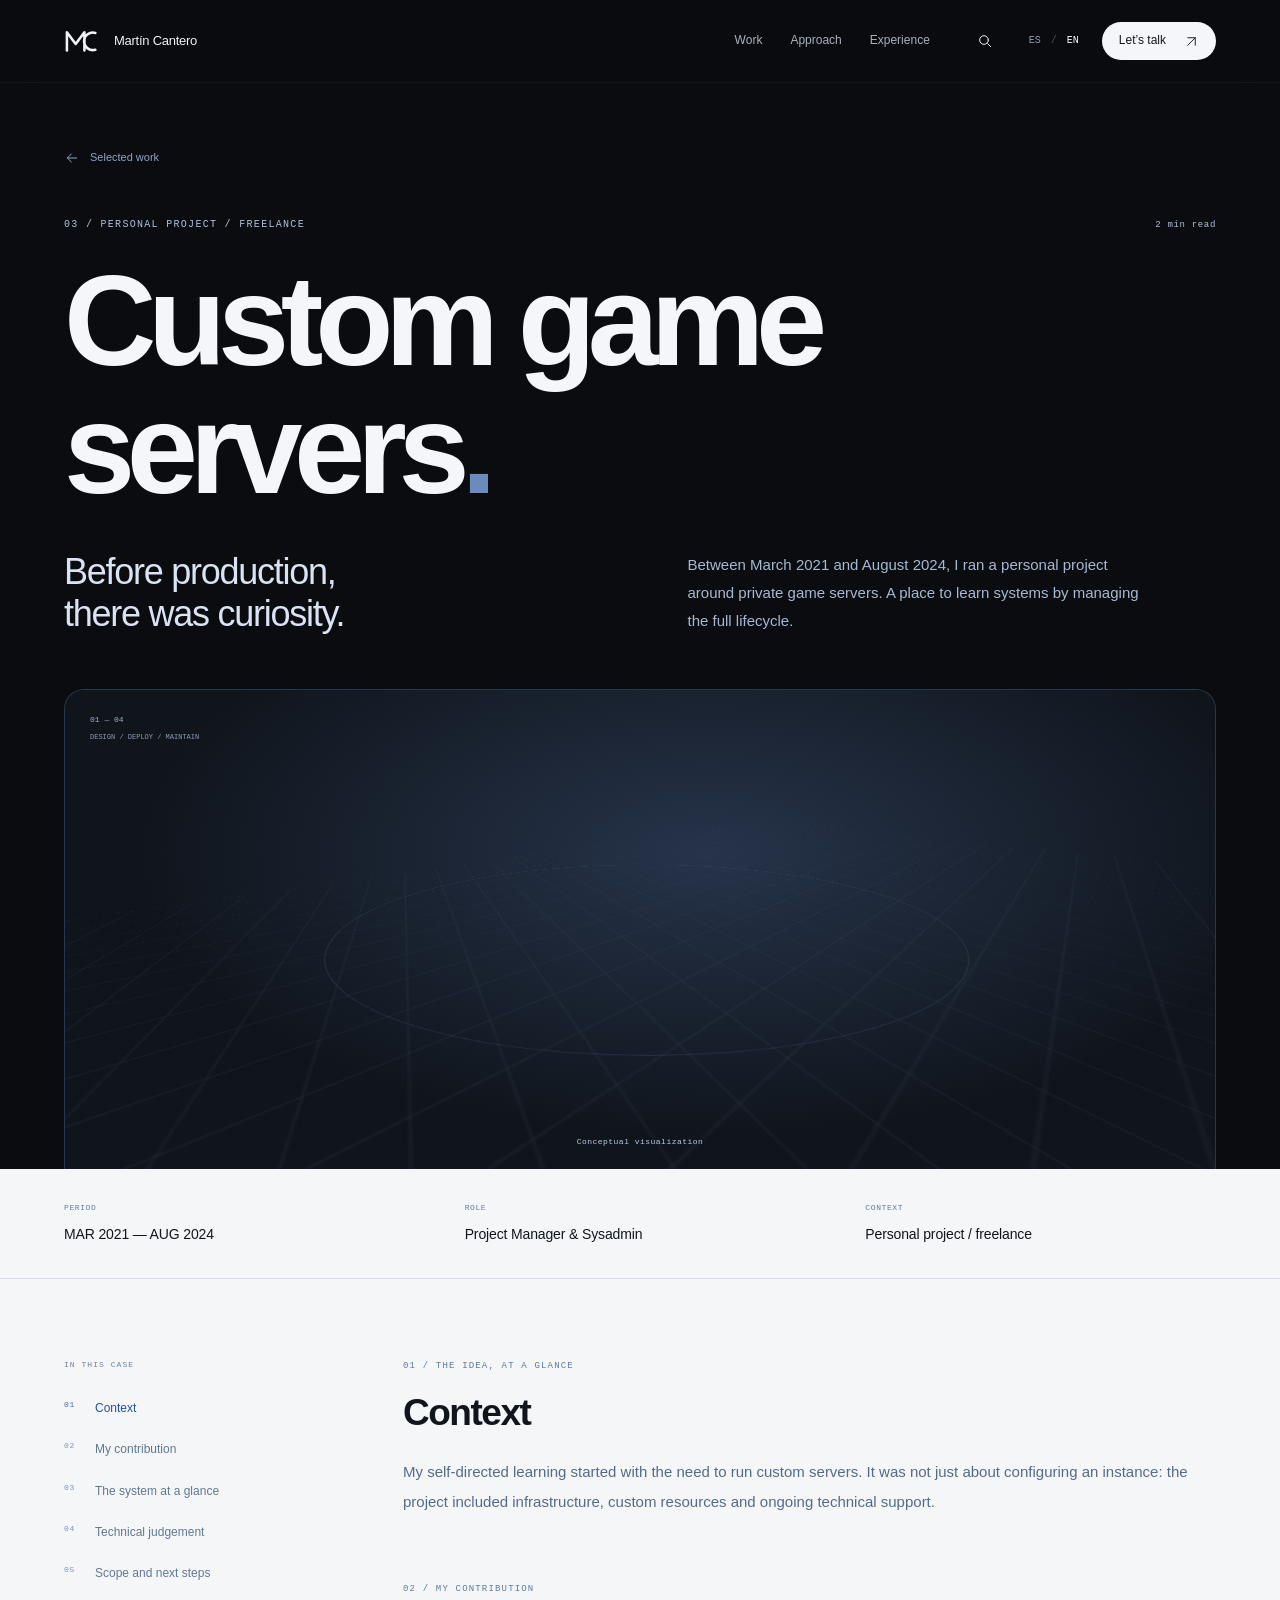
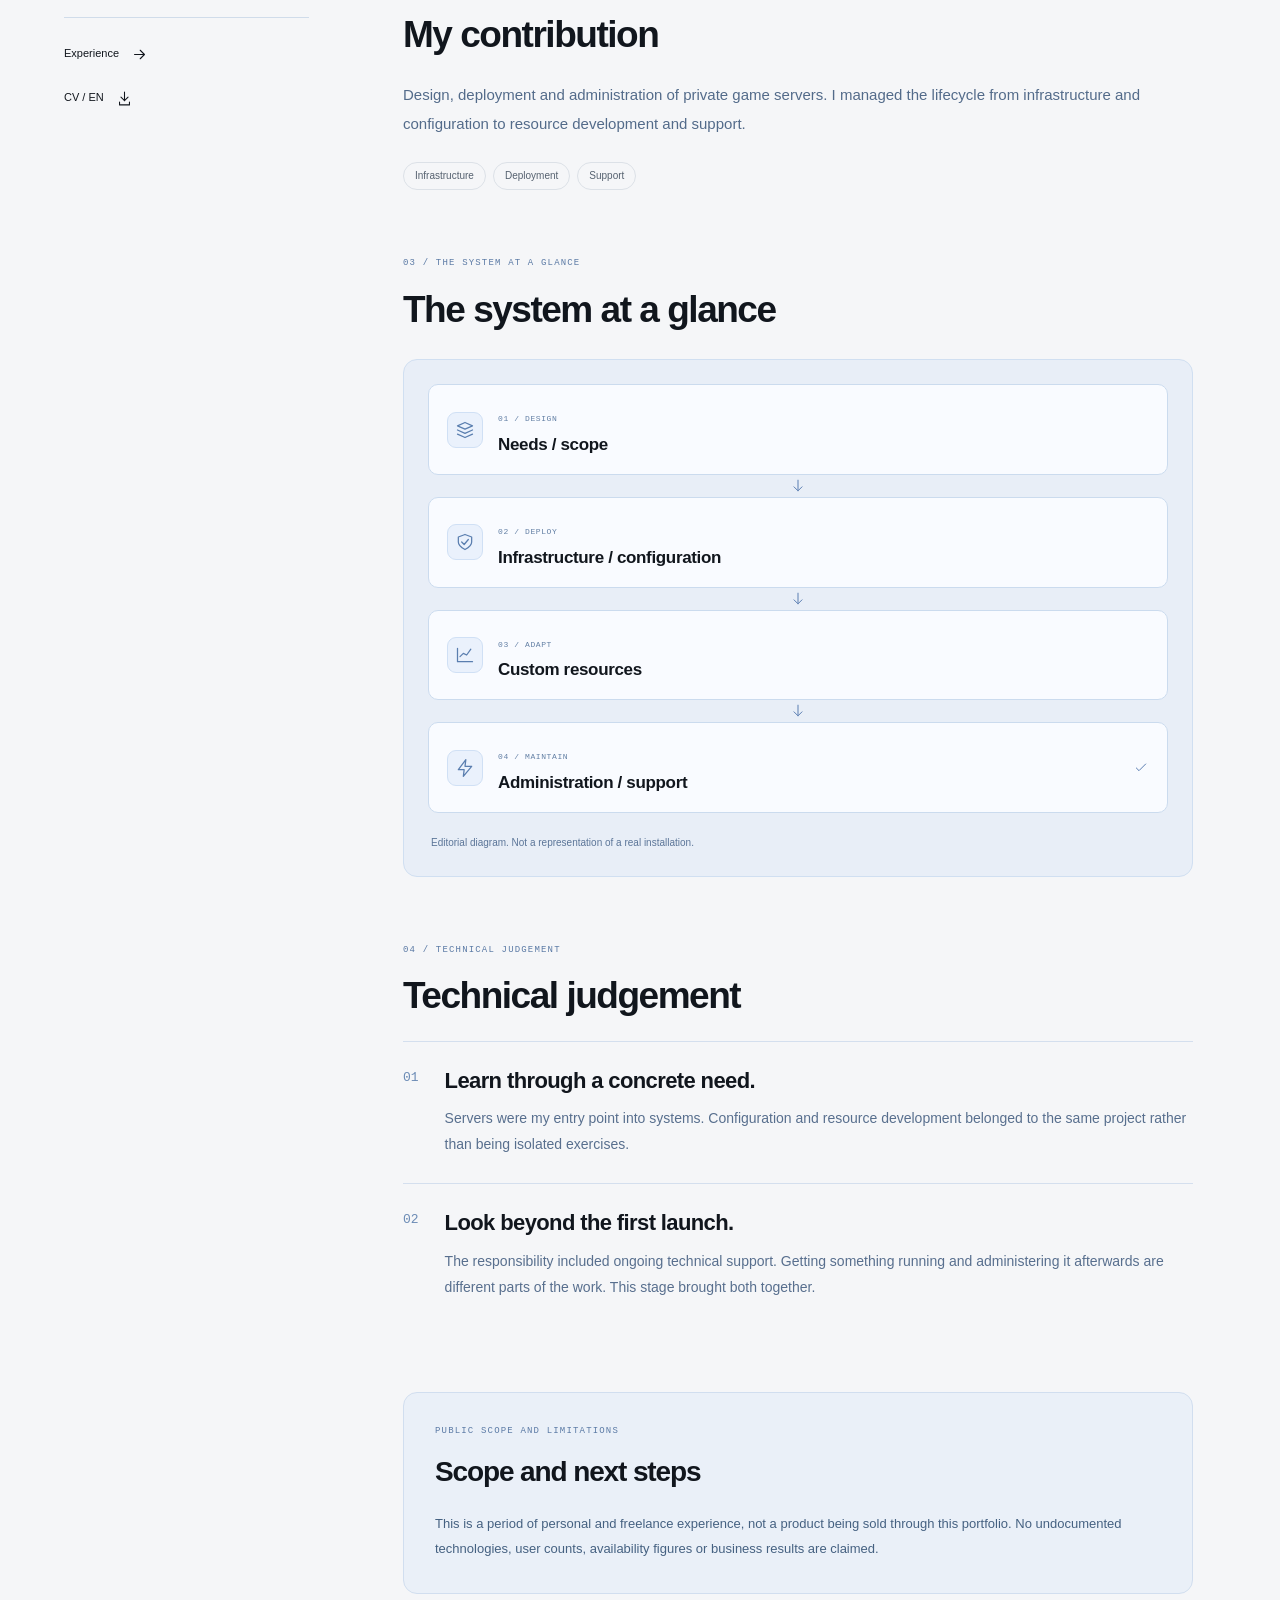
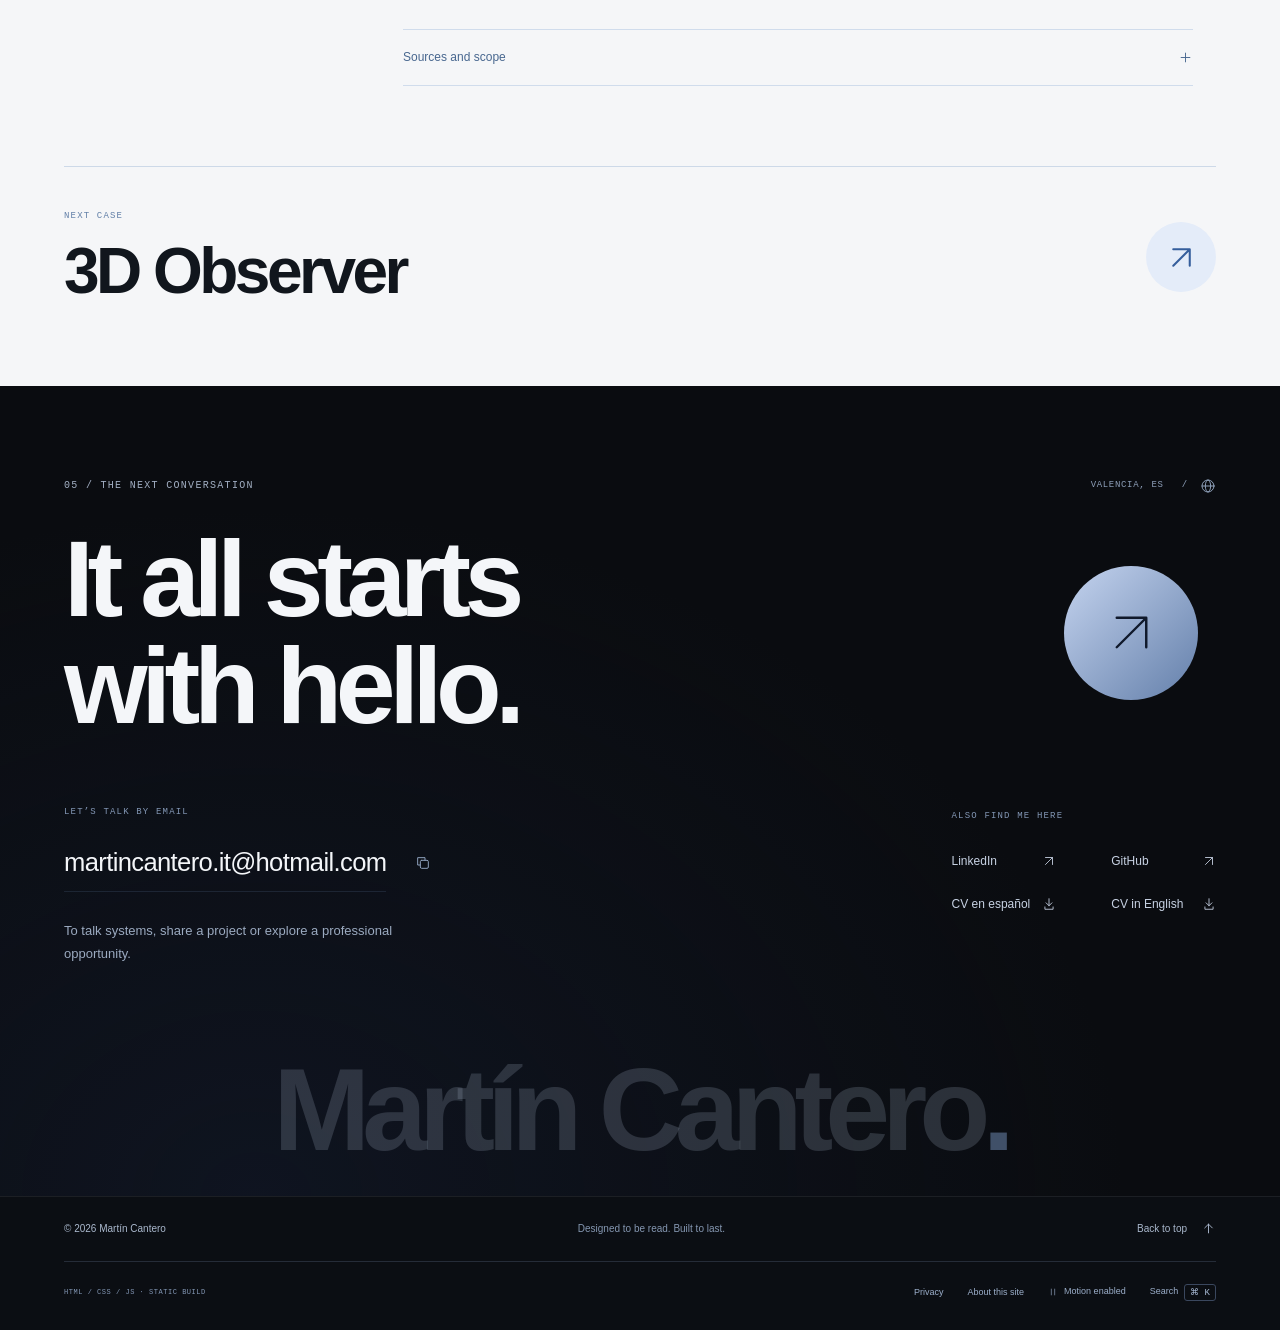
<file: en/work/game-servers/index.html>
<!doctype html><html lang="en"><head><meta charset="utf-8"><meta name="viewport" content="width=device-width,initial-scale=1"><title>Custom game servers - Martín Cantero</title><meta name="description" content="Where my journey began: private game servers, infrastructure and support."><meta name="theme-color" content="#0a0c10"><meta name="color-scheme" content="light dark"><meta name="referrer" content="strict-origin-when-cross-origin"><link rel="canonical" href="https://martiincantero.github.io/en/work/game-servers/"><link rel="alternate" hreflang="en" href="https://martiincantero.github.io/en/work/game-servers/"><link rel="alternate" hreflang="es" href="https://martiincantero.github.io/es/trabajo/game-servers/"><link rel="alternate" hreflang="x-default" href="https://martiincantero.github.io/es/trabajo/game-servers/"><meta property="og:type" content="website"><meta property="og:title" content="Custom game servers - Martín Cantero"><meta property="og:description" content="Where my journey began: private game servers, infrastructure and support."><meta property="og:locale" content="en_GB"><meta property="og:locale:alternate" content="es_ES"><meta property="og:url" content="https://martiincantero.github.io/en/work/game-servers/"><meta property="og:image" content="https://martiincantero.github.io/images/og-en.png"><meta property="og:image:width" content="1200"><meta property="og:image:height" content="630"><meta property="og:image:alt" content="Martín Cantero — Infrastructure with intent."><meta name="twitter:card" content="summary_large_image"><link rel="icon" href="../../../favicon.svg" type="image/svg+xml"><link rel="stylesheet" href="../../../assets/site.8a98864c44.css"><script>try{if(matchMedia('(prefers-reduced-motion: reduce)').matches||localStorage.getItem('mc-motion')==='reduce')document.documentElement.classList.add('reduce-motion')}catch{}</script><script type="application/ld+json">{"@context":"https://schema.org","@type":"Person","name":"Martín Cantero","url":"https://martiincantero.github.io/en/","jobTitle":"IT/OT Systems Administrator","description":"IT/OT Systems Administrator based in Valencia. Production infrastructure, Windows Server, Linux, Proxmox, Zabbix, security and automation.","sameAs":["https://github.com/martiincantero","https://www.linkedin.com/in/martiincantero/"],"knowsAbout":["Windows Server","Linux","Proxmox","Zabbix","IT/OT"]}</script><script defer src="../../../assets/main.portable.fea59c9a5c.js"></script></head><body id="top" data-page="case" data-base="/" ><a class="skip-link" href="#main">Skip to content</a><div class="reading-line" aria-hidden="true"></div>
 <header class="site-header"><div class="header-inner wrap"><a class="brand" href="../../index.html" aria-label="Go to homepage"><svg class="monogram " viewBox="0 0 48 40" fill="none" aria-hidden="true"><path d="M4 33V8l12 16L28 8v25M43 9a12 12 0 1 0 0 23" stroke="currentColor" stroke-width="3.5" stroke-linejoin="round" stroke-linecap="round"/></svg><span>Mart&#237;n Cantero</span></a><nav class="desktop-nav" aria-label="Main navigation"><a href="../../index.html#work" data-nav-link="work">Work</a><a href="../../index.html#expertise" data-nav-link="expertise">Approach</a><a href="../../index.html#experience" data-nav-link="experience">Experience</a></nav><div class="header-actions"><button class="icon-button search-trigger js-only" type="button" data-open="command" aria-label="Search" title="Search (Ctrl / Cmd + K)"><svg class="icon " viewBox="0 0 24 24" fill="none" stroke="currentColor" stroke-width="1.5" stroke-linecap="round" stroke-linejoin="round" aria-hidden="true"><circle cx="10.5" cy="10.5" r="6.5"/><path d="m16 16 4.5 4.5"/></svg></button><nav class="language-switch" aria-label="Language"><a href="../../../es/trabajo/game-servers/index.html" lang="es" hreflang="es" data-language="es" >ES</a><span aria-hidden="true">/</span><a href="./index.html" lang="en" hreflang="en" data-language="en" aria-current="true">EN</a></nav><a class="header-contact" href="../../index.html#contact">Let’s talk<svg class="icon " viewBox="0 0 24 24" fill="none" stroke="currentColor" stroke-width="1.5" stroke-linecap="round" stroke-linejoin="round" aria-hidden="true"><path d="m6 18 12-12M6 6h12v12"/></svg></a><button class="menu-trigger icon-button js-only" type="button" data-open="menu" aria-label="Menu"><span></span><span></span></button></div></div><nav class="no-js-nav wrap" aria-label="Navigate"><a href="../../index.html#work">Work</a><a href="../../index.html#expertise">Approach</a><a href="../../index.html#experience">Experience</a><a href="../../index.html#about">About</a><a href="../../index.html#contact">Let’s talk</a></nav></header><main id="main"><section class="case-top dark"><div class="wrap"><a class="back-link" href="../../index.html#work"><svg class="icon " viewBox="0 0 24 24" fill="none" stroke="currentColor" stroke-width="1.5" stroke-linecap="round" stroke-linejoin="round" aria-hidden="true"><path d="M19 12H5m6-6-6 6 6 6"/></svg>Selected work</a><div class="case-heading-row"><p class="eyebrow">03 / Personal project / freelance</p><span class="mono">2 min read</span></div><h1>Custom game servers<span>.</span></h1><div class="case-intro"><p class="case-statement">Before production,<br>there was curiosity.</p><p>Between March 2021 and August 2024, I ran a personal project around private game servers. A place to learn systems by managing the full lifecycle.</p></div><figure class="case-cover case-cover-servers"><div class="server-art" aria-hidden="true"><div class="server-grid"></div><div class="server-orbit"></div><div class="rack-structure"><div class="rack-blade" style="--blade:0"><div class="blade-top"><span>MC / 01</span></div><div class="blade-front"><span class="rack-lights"><i></i><i></i></span><span class="rack-slots"><i></i><i></i><i></i><i></i><i></i><i></i><i></i><i></i><i></i></span><span class="blade-port"></span></div><div class="blade-side"></div></div><div class="rack-blade" style="--blade:1"><div class="blade-top"><span>MC / 02</span></div><div class="blade-front"><span class="rack-lights"><i></i><i></i></span><span class="rack-slots"><i></i><i></i><i></i><i></i><i></i><i></i><i></i><i></i><i></i></span><span class="blade-port"></span></div><div class="blade-side"></div></div><div class="rack-blade" style="--blade:2"><div class="blade-top"><span>MC / 03</span></div><div class="blade-front"><span class="rack-lights"><i></i><i></i></span><span class="rack-slots"><i></i><i></i><i></i><i></i><i></i><i></i><i></i><i></i><i></i></span><span class="blade-port"></span></div><div class="blade-side"></div></div><div class="rack-blade" style="--blade:3"><div class="blade-top"><span>MC / 04</span></div><div class="blade-front"><span class="rack-lights"><i></i><i></i></span><span class="rack-slots"><i></i><i></i><i></i><i></i><i></i><i></i><i></i><i></i><i></i></span><span class="blade-port"></span></div><div class="blade-side"></div></div></div><div class="rack-caption"><span>01 — 04</span><span>DESIGN / DEPLOY / MAINTAIN</span></div></div><figcaption class="mono">Conceptual visualization</figcaption></figure></div></section><div class="case-meta light"><dl class="wrap"><div><dt class="mono">PERIOD</dt><dd>MAR 2021 — AUG 2024</dd></div><div><dt class="mono">ROLE</dt><dd>Project Manager &amp; Sysadmin</dd></div><div><dt class="mono">CONTEXT</dt><dd>Personal project / freelance</dd></div></dl></div><div class="light"><div class="case-body wrap"><aside class="case-sidebar"><p class="eyebrow">IN THIS CASE</p><nav aria-label="IN THIS CASE"><a href="#context" data-case-nav="context"><span class="mono">01</span>Context</a><a href="#scope" data-case-nav="scope"><span class="mono">02</span>My contribution</a><a href="#architecture" data-case-nav="architecture"><span class="mono">03</span>The system at a glance</a><a href="#decisions" data-case-nav="decisions"><span class="mono">04</span>Technical judgement</a><a href="#limits" data-case-nav="limits"><span class="mono">05</span>Scope and next steps</a></nav><div class="case-side-links"><a class="text-link" href="../../index.html#experience">Experience<svg class="icon " viewBox="0 0 24 24" fill="none" stroke="currentColor" stroke-width="1.5" stroke-linecap="round" stroke-linejoin="round" aria-hidden="true"><path d="M5 12h14m-6-6 6 6-6 6"/></svg></a><a class="text-link" href="../../../cv/Martin-Cantero-CV-EN.pdf" download>CV / EN<svg class="icon " viewBox="0 0 24 24" fill="none" stroke="currentColor" stroke-width="1.5" stroke-linecap="round" stroke-linejoin="round" aria-hidden="true"><path d="M12 3v12m-5-5 5 5 5-5M5 17v4h14v-4"/></svg></a></div></aside><div class="case-content"><section id="context"><p class="eyebrow">01 / THE IDEA, AT A GLANCE</p><h2>Context</h2><p class="case-lead">My self-directed learning started with the need to run custom servers. It was not just about configuring an instance: the project included infrastructure, custom resources and ongoing technical support.</p></section><section id="scope"><p class="eyebrow">02 / My contribution</p><h2>My contribution</h2><p>Design, deployment and administration of private game servers. I managed the lifecycle from infrastructure and configuration to resource development and support.</p><ul class="tags"><li>Infrastructure</li><li>Deployment</li><li>Support</li></ul></section><section id="architecture"><p class="eyebrow">03 / The system at a glance</p><h2>The system at a glance</h2><figure class="architecture-figure"><div class="architecture-flow"><div class="architecture-node"><span class="architecture-icon"><svg class="icon " viewBox="0 0 24 24" fill="none" stroke="currentColor" stroke-width="1.5" stroke-linecap="round" stroke-linejoin="round" aria-hidden="true"><path d="m3 7 9-4 9 4-9 4-9-4Zm0 5 9 4 9-4M3 17l9 4 9-4"/></svg></span><div><span class="mono">01 / DESIGN</span><h3>Needs / scope</h3></div><svg class="icon architecture-connector" viewBox="0 0 24 24" fill="none" stroke="currentColor" stroke-width="1.5" stroke-linecap="round" stroke-linejoin="round" aria-hidden="true"><path d="M12 4v16m-6-6 6 6 6-6"/></svg></div><div class="architecture-node"><span class="architecture-icon"><svg class="icon " viewBox="0 0 24 24" fill="none" stroke="currentColor" stroke-width="1.5" stroke-linecap="round" stroke-linejoin="round" aria-hidden="true"><path d="M12 3 4 6v6c0 5 8 9 8 9s8-4 8-9V6l-8-3Z"/><path d="m8 12 3 3 5-6"/></svg></span><div><span class="mono">02 / DEPLOY</span><h3>Infrastructure / configuration</h3></div><svg class="icon architecture-connector" viewBox="0 0 24 24" fill="none" stroke="currentColor" stroke-width="1.5" stroke-linecap="round" stroke-linejoin="round" aria-hidden="true"><path d="M12 4v16m-6-6 6 6 6-6"/></svg></div><div class="architecture-node"><span class="architecture-icon"><svg class="icon " viewBox="0 0 24 24" fill="none" stroke="currentColor" stroke-width="1.5" stroke-linecap="round" stroke-linejoin="round" aria-hidden="true"><path d="M3 4v16h18M6 14l4-4 4 2 5-7"/></svg></span><div><span class="mono">03 / ADAPT</span><h3>Custom resources</h3></div><svg class="icon architecture-connector" viewBox="0 0 24 24" fill="none" stroke="currentColor" stroke-width="1.5" stroke-linecap="round" stroke-linejoin="round" aria-hidden="true"><path d="M12 4v16m-6-6 6 6 6-6"/></svg></div><div class="architecture-node"><span class="architecture-icon"><svg class="icon " viewBox="0 0 24 24" fill="none" stroke="currentColor" stroke-width="1.5" stroke-linecap="round" stroke-linejoin="round" aria-hidden="true"><path d="m13 2-9 12h7l-1 8 10-12h-8l1-8Z"/></svg></span><div><span class="mono">04 / MAINTAIN</span><h3>Administration / support</h3></div><svg class="icon " viewBox="0 0 24 24" fill="none" stroke="currentColor" stroke-width="1.5" stroke-linecap="round" stroke-linejoin="round" aria-hidden="true"><path d="m5 12 4 4L19 6"/></svg></div></div><figcaption>Editorial diagram. Not a representation of a real installation.</figcaption></figure></section><section id="decisions"><p class="eyebrow">04 / Technical judgement</p><h2>Technical judgement</h2><article class="decision"><span class="decision-number">01</span><div><h3>Learn through a concrete need.</h3><p>Servers were my entry point into systems. Configuration and resource development belonged to the same project rather than being isolated exercises.</p></div></article><article class="decision"><span class="decision-number">02</span><div><h3>Look beyond the first launch.</h3><p>The responsibility included ongoing technical support. Getting something running and administering it afterwards are different parts of the work. This stage brought both together.</p></div></article></section><section id="limits" class="limits-section"><p class="eyebrow">Public scope and limitations</p><h2>Scope and next steps</h2><p>This is a period of personal and freelance experience, not a product being sold through this portfolio. No undocumented technologies, user counts, availability figures or business results are claimed.</p></section><details class="source-details"><summary>Sources and scope<svg class="icon " viewBox="0 0 24 24" fill="none" stroke="currentColor" stroke-width="1.5" stroke-linecap="round" stroke-linejoin="round" aria-hidden="true"><path d="M12 5v14M5 12h14"/></svg></summary><p>Professional content based on my experience and résumé. No undocumented impact metrics.</p></details></div></div><div class="next-case wrap"><a href="../3d-observer/index.html"><div><p class="eyebrow">NEXT CASE</p><h2>3D Observer</h2></div><span><svg class="icon " viewBox="0 0 24 24" fill="none" stroke="currentColor" stroke-width="1.5" stroke-linecap="round" stroke-linejoin="round" aria-hidden="true"><path d="m6 18 12-12M6 6h12v12"/></svg></span></a></div></div><section class="contact-section dark" id="contact" data-nav-section aria-labelledby="contact-title"><div class="wrap"><div class="contact-kicker"><p class="eyebrow">05 / THE NEXT CONVERSATION</p><span class="mono">VALENCIA, ES &nbsp; / &nbsp; <svg class="icon " viewBox="0 0 24 24" fill="none" stroke="currentColor" stroke-width="1.5" stroke-linecap="round" stroke-linejoin="round" aria-hidden="true"><circle cx="12" cy="12" r="9"/><ellipse cx="12" cy="12" rx="4" ry="9"/><path d="M3 12h18"/></svg></span></div><div class="contact-intro"><h2 id="contact-title" data-reveal>It all starts<br>with hello.</h2><a class="contact-orb" href="mailto:martincantero.it@hotmail.com" aria-label="Email me"><svg class="icon " viewBox="0 0 24 24" fill="none" stroke="currentColor" stroke-width="1.5" stroke-linecap="round" stroke-linejoin="round" aria-hidden="true"><path d="m6 18 12-12M6 6h12v12"/></svg></a></div><div class="contact-lower"><div><p class="eyebrow">LET’S TALK BY EMAIL</p><div class="email-line"><a href="mailto:martincantero.it@hotmail.com">martincantero.it@hotmail.com</a><button type="button" class="icon-button js-only" data-copy="martincantero.it@hotmail.com" data-success="Email copied" data-failure="Could not copy. The email address is displayed below." aria-label="Copy email"><svg class="icon " viewBox="0 0 24 24" fill="none" stroke="currentColor" stroke-width="1.5" stroke-linecap="round" stroke-linejoin="round" aria-hidden="true"><rect x="8" y="8" width="12" height="12" rx="2"/><path d="M15 8V4H4v11h4"/></svg></button></div><p class="copy-status" role="status" aria-live="polite"></p><p class="contact-note">To talk systems, share a project or explore a professional opportunity.</p></div><div class="contact-social"><p class="eyebrow">ALSO FIND ME HERE</p><a class="text-link" href="https://www.linkedin.com/in/martiincantero/" target="_blank" rel="noopener noreferrer" aria-label="LinkedIn (opens in a new tab)">LinkedIn<svg class="icon " viewBox="0 0 24 24" fill="none" stroke="currentColor" stroke-width="1.5" stroke-linecap="round" stroke-linejoin="round" aria-hidden="true"><path d="m6 18 12-12M6 6h12v12"/></svg></a><a class="text-link" href="https://github.com/martiincantero" target="_blank" rel="noopener noreferrer" aria-label="GitHub (opens in a new tab)">GitHub<svg class="icon " viewBox="0 0 24 24" fill="none" stroke="currentColor" stroke-width="1.5" stroke-linecap="round" stroke-linejoin="round" aria-hidden="true"><path d="m6 18 12-12M6 6h12v12"/></svg></a><a class="text-link" href="../../../cv/Martin-Cantero-CV-ES.pdf" download lang="es">CV en español<svg class="icon " viewBox="0 0 24 24" fill="none" stroke="currentColor" stroke-width="1.5" stroke-linecap="round" stroke-linejoin="round" aria-hidden="true"><path d="M12 3v12m-5-5 5 5 5-5M5 17v4h14v-4"/></svg></a><a class="text-link" href="../../../cv/Martin-Cantero-CV-EN.pdf" download lang="en">CV in English<svg class="icon " viewBox="0 0 24 24" fill="none" stroke="currentColor" stroke-width="1.5" stroke-linecap="round" stroke-linejoin="round" aria-hidden="true"><path d="M12 3v12m-5-5 5 5 5-5M5 17v4h14v-4"/></svg></a></div></div><div class="signature-type" aria-hidden="true">Mart&#237;n Cantero<span>.</span></div></div></section></main><footer class="site-footer dark"><div class="wrap"><div class="footer-top"><span>&copy; 2026 Mart&#237;n Cantero</span><span>Designed to be read. Built to last.</span><a class="back-top" href="#top">Back to top <svg class="icon " viewBox="0 0 24 24" fill="none" stroke="currentColor" stroke-width="1.5" stroke-linecap="round" stroke-linejoin="round" aria-hidden="true"><path d="M5 12h14m-6-6 6 6-6 6"/></svg></a></div><div class="footer-bottom"><p class="mono">HTML / CSS / JS · STATIC BUILD</p><nav aria-label="Navigate"><a href="../../privacy/index.html">Privacy</a><a href="../../colophon/index.html">About this site</a><button class="motion-toggle js-only" type="button" data-motion-toggle aria-pressed="false" data-on="Reduced motion" data-off="Motion enabled"><svg class="icon " viewBox="0 0 24 24" fill="none" stroke="currentColor" stroke-width="1.5" stroke-linecap="round" stroke-linejoin="round" aria-hidden="true"><path d="M8 5v14M16 5v14"/></svg><span>Reduce motion</span></button><button class="footer-command js-only" data-open="command" type="button">Search<kbd>&#8984; K</kbd></button></nav></div></div></footer><dialog id="command-dialog" class="command-dialog" aria-labelledby="command-title"><div class="dialog-heading"><h2 id="command-title">Search</h2><button class="icon-button" type="button" data-close aria-label="Close"><svg class="icon " viewBox="0 0 24 24" fill="none" stroke="currentColor" stroke-width="1.5" stroke-linecap="round" stroke-linejoin="round" aria-hidden="true"><path d="m6 6 12 12M6 18 18 6"/></svg></button></div><div class="command-search"><svg class="icon " viewBox="0 0 24 24" fill="none" stroke="currentColor" stroke-width="1.5" stroke-linecap="round" stroke-linejoin="round" aria-hidden="true"><circle cx="10.5" cy="10.5" r="6.5"/><path d="m16 16 4.5 4.5"/></svg><label class="sr-only" for="command-input">Find a section or a project</label><input id="command-input" type="search" autocomplete="off" placeholder="Find a section or a project" aria-controls="command-results"></div><nav aria-label="Navigate"><ul id="command-results"><li data-search-item data-search-text="Work work "><a href="../../index.html#work"><span class="search-result-icon"><svg class="icon " viewBox="0 0 24 24" fill="none" stroke="currentColor" stroke-width="1.5" stroke-linecap="round" stroke-linejoin="round" aria-hidden="true"><path d="m3 7 9-4 9 4-9 4-9-4Zm0 5 9 4 9-4M3 17l9 4 9-4"/></svg></span><span>Work<small>SECTION</small></span><svg class="icon " viewBox="0 0 24 24" fill="none" stroke="currentColor" stroke-width="1.5" stroke-linecap="round" stroke-linejoin="round" aria-hidden="true"><path d="M5 12h14m-6-6 6 6-6 6"/></svg></a></li><li data-search-item data-search-text="Approach expertise Infrastructure A foundation you can understand. Administration and maintenance of Windows Server and Linux systems, and virtualized environments with Proxmox. The work does not end at deployment. Windows Server Linux Proxmox Monitoring See what is happening. Evolving Zabbix monitoring across systems, services and infrastructure. Diagnosing incidents with the context needed to take action. Zabbix Services Incidents Security Protection is part of operations. Contributing to cybersecurity and penetration testing projects. Previous firewall management and security audit experience during my systems placement. Cybersecurity Pentesting Firewall Automation Improve what happens next. Contributing to automation initiatives and applied AI in technical environments. Technical documentation and procedures that keep knowledge available to the team. Automation Documentation Applied AI"><a href="../../index.html#expertise"><span class="search-result-icon"><svg class="icon " viewBox="0 0 24 24" fill="none" stroke="currentColor" stroke-width="1.5" stroke-linecap="round" stroke-linejoin="round" aria-hidden="true"><path d="m3 7 9-4 9 4-9 4-9-4Zm0 5 9 4 9-4M3 17l9 4 9-4"/></svg></span><span>Approach<small>SECTION</small></span><svg class="icon " viewBox="0 0 24 24" fill="none" stroke="currentColor" stroke-width="1.5" stroke-linecap="round" stroke-linejoin="round" aria-hidden="true"><path d="M5 12h14m-6-6 6 6-6 6"/></svg></a></li><li data-search-item data-search-text="Experience experience {&quot;label&quot;:&quot;03 / EXPERIENCE&quot;,&quot;title&quot;:&quot;More responsibility.\nThe same curiosity.&quot;,&quot;intro&quot;:&quot;From learning day-to-day operations to taking responsibility for infrastructure. My journey at 3D Observer.&quot;,&quot;company&quot;:&quot;3D Observer Project, S.L.&quot;,&quot;period&quot;:&quot;MAY 2025 — PRESENT&quot;,&quot;roles&quot;:[{&quot;date&quot;:&quot;APR 2026 — PRESENT&quot;,&quot;title&quot;:&quot;Systems Administrator&quot;,&quot;body&quot;:&quot;Administration, maintenance and evolution of IT/OT infrastructure. Windows Server, Linux, Proxmox and Zabbix monitoring.&quot;,&quot;tags&quot;:[&quot;Infrastructure&quot;,&quot;IT/OT&quot;]},{&quot;date&quot;:&quot;JAN 2026 — APR 2026&quot;,&quot;title&quot;:&quot;Systems &amp; Monitoring · L2&quot;,&quot;body&quot;:&quot;Diagnosing and resolving critical incidents, working directly with clients and coordinating with internal teams.&quot;,&quot;tags&quot;:[&quot;Incidents&quot;,&quot;Production&quot;]},{&quot;date&quot;:&quot;JUN 2025 — JAN 2026&quot;,&quot;title&quot;:&quot;Systems &amp; Monitoring · L1&quot;,&quot;body&quot;:&quot;Supporting clients and internal departments, updating software and resolving first-line incidents.&quot;,&quot;tags&quot;:[&quot;Support&quot;,&quot;Operations&quot;]},{&quot;date&quot;:&quot;MAY 2025&quot;,&quot;title&quot;:&quot;Systems Technician · Placement&quot;,&quot;body&quot;:&quot;Joining the monitoring team, proposing infrastructure improvements and participating in penetration testing.&quot;,&quot;tags&quot;:[&quot;Learning&quot;,&quot;Initiative&quot;]}],&quot;earlierLabel&quot;:&quot;BEFORE THAT&quot;,&quot;earlier&quot;:[{&quot;date&quot;:&quot;2021 — 2024&quot;,&quot;title&quot;:&quot;Project Manager &amp; Sysadmin&quot;,&quot;company&quot;:&quot;Personal project / freelance&quot;,&quot;body&quot;:&quot;Design, deployment and administration of private game servers. Infrastructure, custom resources and technical support.&quot;},{&quot;date&quot;:&quot;FEB — JUN 2024&quot;,&quot;title&quot;:&quot;Systems Technician · Placement&quot;,&quot;company&quot;:&quot;Colegio Trinitarias Torrent&quot;,&quot;body&quot;:&quot;Firewall management, cybersecurity auditing, WordPress and Google Workspace.&quot;}]}"><a href="../../index.html#experience"><span class="search-result-icon"><svg class="icon " viewBox="0 0 24 24" fill="none" stroke="currentColor" stroke-width="1.5" stroke-linecap="round" stroke-linejoin="round" aria-hidden="true"><path d="m3 7 9-4 9 4-9 4-9-4Zm0 5 9 4 9-4M3 17l9 4 9-4"/></svg></span><span>Experience<small>SECTION</small></span><svg class="icon " viewBox="0 0 24 24" fill="none" stroke="currentColor" stroke-width="1.5" stroke-linecap="round" stroke-linejoin="round" aria-hidden="true"><path d="M5 12h14m-6-6 6 6-6 6"/></svg></a></li><li data-search-item data-search-text="About about {&quot;label&quot;:&quot;04 / A LITTLE MORE PERSONAL&quot;,&quot;title&quot;:&quot;Working is only\nthe beginning.&quot;,&quot;body&quot;:&quot;I am Martín, a systems administrator based in Valencia. I am drawn to what is not always visible: why a service fails, how its components connect, and what we can change to work better.&quot;,&quot;body2&quot;:&quot;I started by teaching myself through game servers. Today I work with production infrastructure, with the same curiosity. Fixing things is necessary. Understanding them is what moves you forward.&quot;,&quot;educationLabel&quot;:&quot;EDUCATION&quot;,&quot;education&quot;:[{&quot;date&quot;:&quot;2024 — 2026&quot;,&quot;title&quot;:&quot;Networked Computer Systems Administration (ASIR)&quot;,&quot;school&quot;:&quot;Enseñanzas Profesionales Sorolla&quot;,&quot;status&quot;:&quot;Higher vocational qualification · Completed&quot;},{&quot;date&quot;:&quot;2022 — 2024&quot;,&quot;title&quot;:&quot;Microcomputer Systems and Networks (SMR)&quot;,&quot;school&quot;:&quot;Enseñanzas Profesionales Sorolla&quot;,&quot;status&quot;:&quot;Intermediate vocational qualification · Completed&quot;},{&quot;date&quot;:&quot;2027 / PLANNED&quot;,&quot;title&quot;:&quot;Artificial Intelligence &amp; Big Data&quot;,&quot;school&quot;:&quot;MEDAC&quot;,&quot;status&quot;:&quot;Planned specialization · Not yet started&quot;}],&quot;trainingLabel&quot;:&quot;ADDITIONAL TRAINING&quot;,&quot;training&quot;:[&quot;Network Defense&quot;,&quot;Networking Basics&quot;,&quot;Cybersecurity &amp; Ethical Hacking&quot;],&quot;cv&quot;:&quot;My experience, on one page&quot;,&quot;download&quot;:&quot;Download résumé&quot;,&quot;signature&quot;:&quot;CURIOSITY. JUDGEMENT. CONTINUITY.&quot;}"><a href="../../index.html#about"><span class="search-result-icon"><svg class="icon " viewBox="0 0 24 24" fill="none" stroke="currentColor" stroke-width="1.5" stroke-linecap="round" stroke-linejoin="round" aria-hidden="true"><path d="m3 7 9-4 9 4-9 4-9-4Zm0 5 9 4 9-4M3 17l9 4 9-4"/></svg></span><span>About<small>SECTION</small></span><svg class="icon " viewBox="0 0 24 24" fill="none" stroke="currentColor" stroke-width="1.5" stroke-linecap="round" stroke-linejoin="round" aria-hidden="true"><path d="M5 12h14m-6-6 6 6-6 6"/></svg></a></li><li data-search-item data-search-text="Let’s talk contact "><a href="../../index.html#contact"><span class="search-result-icon"><svg class="icon " viewBox="0 0 24 24" fill="none" stroke="currentColor" stroke-width="1.5" stroke-linecap="round" stroke-linejoin="round" aria-hidden="true"><path d="m3 7 9-4 9 4-9 4-9-4Zm0 5 9 4 9-4M3 17l9 4 9-4"/></svg></span><span>Let’s talk<small>SECTION</small></span><svg class="icon " viewBox="0 0 24 24" fill="none" stroke="currentColor" stroke-width="1.5" stroke-linecap="round" stroke-linejoin="round" aria-hidden="true"><path d="M5 12h14m-6-6 6 6-6 6"/></svg></a></li><li data-search-item data-search-text="3D Observer IT/OT Zabbix Windows / Linux Proxmox IT/OT systems in computer vision and renewable energy."><a href="../3d-observer/index.html"><span class="search-result-icon"><svg class="icon " viewBox="0 0 24 24" fill="none" stroke="currentColor" stroke-width="1.5" stroke-linecap="round" stroke-linejoin="round" aria-hidden="true"><path d="m6 18 12-12M6 6h12v12"/></svg></span><span>3D Observer<small>Professional experience</small></span><svg class="icon " viewBox="0 0 24 24" fill="none" stroke="currentColor" stroke-width="1.5" stroke-linecap="round" stroke-linejoin="round" aria-hidden="true"><path d="M5 12h14m-6-6 6 6-6 6"/></svg></a></li><li data-search-item data-search-text="SGR-IT PHP MySQL JavaScript Roles IT resource and booking management with PHP, MySQL and availability checks."><a href="../sgr-it/index.html"><span class="search-result-icon"><svg class="icon " viewBox="0 0 24 24" fill="none" stroke="currentColor" stroke-width="1.5" stroke-linecap="round" stroke-linejoin="round" aria-hidden="true"><path d="m6 18 12-12M6 6h12v12"/></svg></span><span>SGR-IT<small>Development project</small></span><svg class="icon " viewBox="0 0 24 24" fill="none" stroke="currentColor" stroke-width="1.5" stroke-linecap="round" stroke-linejoin="round" aria-hidden="true"><path d="M5 12h14m-6-6 6 6-6 6"/></svg></a></li><li data-search-item data-search-text="Custom game servers Infrastructure Deployment Support Where my journey began: private game servers, infrastructure and support."><a href="./index.html"><span class="search-result-icon"><svg class="icon " viewBox="0 0 24 24" fill="none" stroke="currentColor" stroke-width="1.5" stroke-linecap="round" stroke-linejoin="round" aria-hidden="true"><path d="m6 18 12-12M6 6h12v12"/></svg></span><span>Custom game servers<small>Personal project / freelance</small></span><svg class="icon " viewBox="0 0 24 24" fill="none" stroke="currentColor" stroke-width="1.5" stroke-linecap="round" stroke-linejoin="round" aria-hidden="true"><path d="M5 12h14m-6-6 6 6-6 6"/></svg></a></li></ul><p class="command-empty" hidden role="status">No results. Try systems, experience or SGR-IT.</p></nav><div class="command-footer mono"><span>&uarr; &darr; Navigate</span><span>ESC Close</span></div></dialog>
 <dialog id="menu-dialog" class="menu-dialog" aria-labelledby="menu-title"><div class="menu-top"><span id="menu-title"><svg class="monogram " viewBox="0 0 48 40" fill="none" aria-hidden="true"><path d="M4 33V8l12 16L28 8v25M43 9a12 12 0 1 0 0 23" stroke="currentColor" stroke-width="3.5" stroke-linejoin="round" stroke-linecap="round"/></svg> Main navigation</span><button class="icon-button" data-close type="button" aria-label="Close"><svg class="icon " viewBox="0 0 24 24" fill="none" stroke="currentColor" stroke-width="1.5" stroke-linecap="round" stroke-linejoin="round" aria-hidden="true"><path d="m6 6 12 12M6 18 18 6"/></svg></button></div><nav class="menu-links"><a href="../../index.html#work"><span class="mono">01</span>Work<svg class="icon " viewBox="0 0 24 24" fill="none" stroke="currentColor" stroke-width="1.5" stroke-linecap="round" stroke-linejoin="round" aria-hidden="true"><path d="m6 18 12-12M6 6h12v12"/></svg></a><a href="../../index.html#expertise"><span class="mono">02</span>Approach<svg class="icon " viewBox="0 0 24 24" fill="none" stroke="currentColor" stroke-width="1.5" stroke-linecap="round" stroke-linejoin="round" aria-hidden="true"><path d="m6 18 12-12M6 6h12v12"/></svg></a><a href="../../index.html#experience"><span class="mono">03</span>Experience<svg class="icon " viewBox="0 0 24 24" fill="none" stroke="currentColor" stroke-width="1.5" stroke-linecap="round" stroke-linejoin="round" aria-hidden="true"><path d="m6 18 12-12M6 6h12v12"/></svg></a><a href="../../index.html#about"><span class="mono">04</span>About<svg class="icon " viewBox="0 0 24 24" fill="none" stroke="currentColor" stroke-width="1.5" stroke-linecap="round" stroke-linejoin="round" aria-hidden="true"><path d="m6 18 12-12M6 6h12v12"/></svg></a><a href="../../index.html#contact"><span class="mono">05</span>Let’s talk<svg class="icon " viewBox="0 0 24 24" fill="none" stroke="currentColor" stroke-width="1.5" stroke-linecap="round" stroke-linejoin="round" aria-hidden="true"><path d="m6 18 12-12M6 6h12v12"/></svg></a></nav><div class="menu-bottom"><p>One system. Many ways in.</p><div><a class="text-link" href="https://github.com/martiincantero" target="_blank" rel="noopener noreferrer" aria-label="GitHub (opens in a new tab)">GitHub<svg class="icon " viewBox="0 0 24 24" fill="none" stroke="currentColor" stroke-width="1.5" stroke-linecap="round" stroke-linejoin="round" aria-hidden="true"><path d="m6 18 12-12M6 6h12v12"/></svg></a><a class="text-link" href="https://www.linkedin.com/in/martiincantero/" target="_blank" rel="noopener noreferrer" aria-label="LinkedIn (opens in a new tab)">LinkedIn<svg class="icon " viewBox="0 0 24 24" fill="none" stroke="currentColor" stroke-width="1.5" stroke-linecap="round" stroke-linejoin="round" aria-hidden="true"><path d="m6 18 12-12M6 6h12v12"/></svg></a></div></div></dialog>
 <dialog id="quick-dialog" class="quick-dialog" aria-labelledby="quick-title"><div class="dialog-heading"><span class="eyebrow">MC / OVERVIEW</span><button type="button" class="icon-button" data-close aria-label="Close"><svg class="icon " viewBox="0 0 24 24" fill="none" stroke="currentColor" stroke-width="1.5" stroke-linecap="round" stroke-linejoin="round" aria-hidden="true"><path d="m6 6 12 12M6 18 18 6"/></svg></button></div><h2 id="quick-title">In one minute<span>.</span></h2><p class="quick-intro">The essentials, without losing the context.</p><section class="quick-row"><span class="mono">01</span><div><h3>What I do</h3><p>Systems administrator at 3D Observer. Production IT/OT infrastructure, Windows Server, Linux, Proxmox and Zabbix.</p></div></section><section class="quick-row"><span class="mono">02</span><div><h3>What I bring</h3><p>Administration and monitoring, incident response, security, documentation and continuous improvement.</p></div></section><section class="quick-row"><span class="mono">03</span><div><h3>My path</h3><p>From placement to N1, N2 and systems administration. ASIR completed in 2026; AI and Big Data specialisation planned for 2027.</p></div></section><a class="button button-blue" href="../../../cv/Martin-Cantero-CV-EN.pdf" download>Download English CV<svg class="icon " viewBox="0 0 24 24" fill="none" stroke="currentColor" stroke-width="1.5" stroke-linecap="round" stroke-linejoin="round" aria-hidden="true"><path d="M12 3v12m-5-5 5 5 5-5M5 17v4h14v-4"/></svg></a></dialog></body></html>
</file>
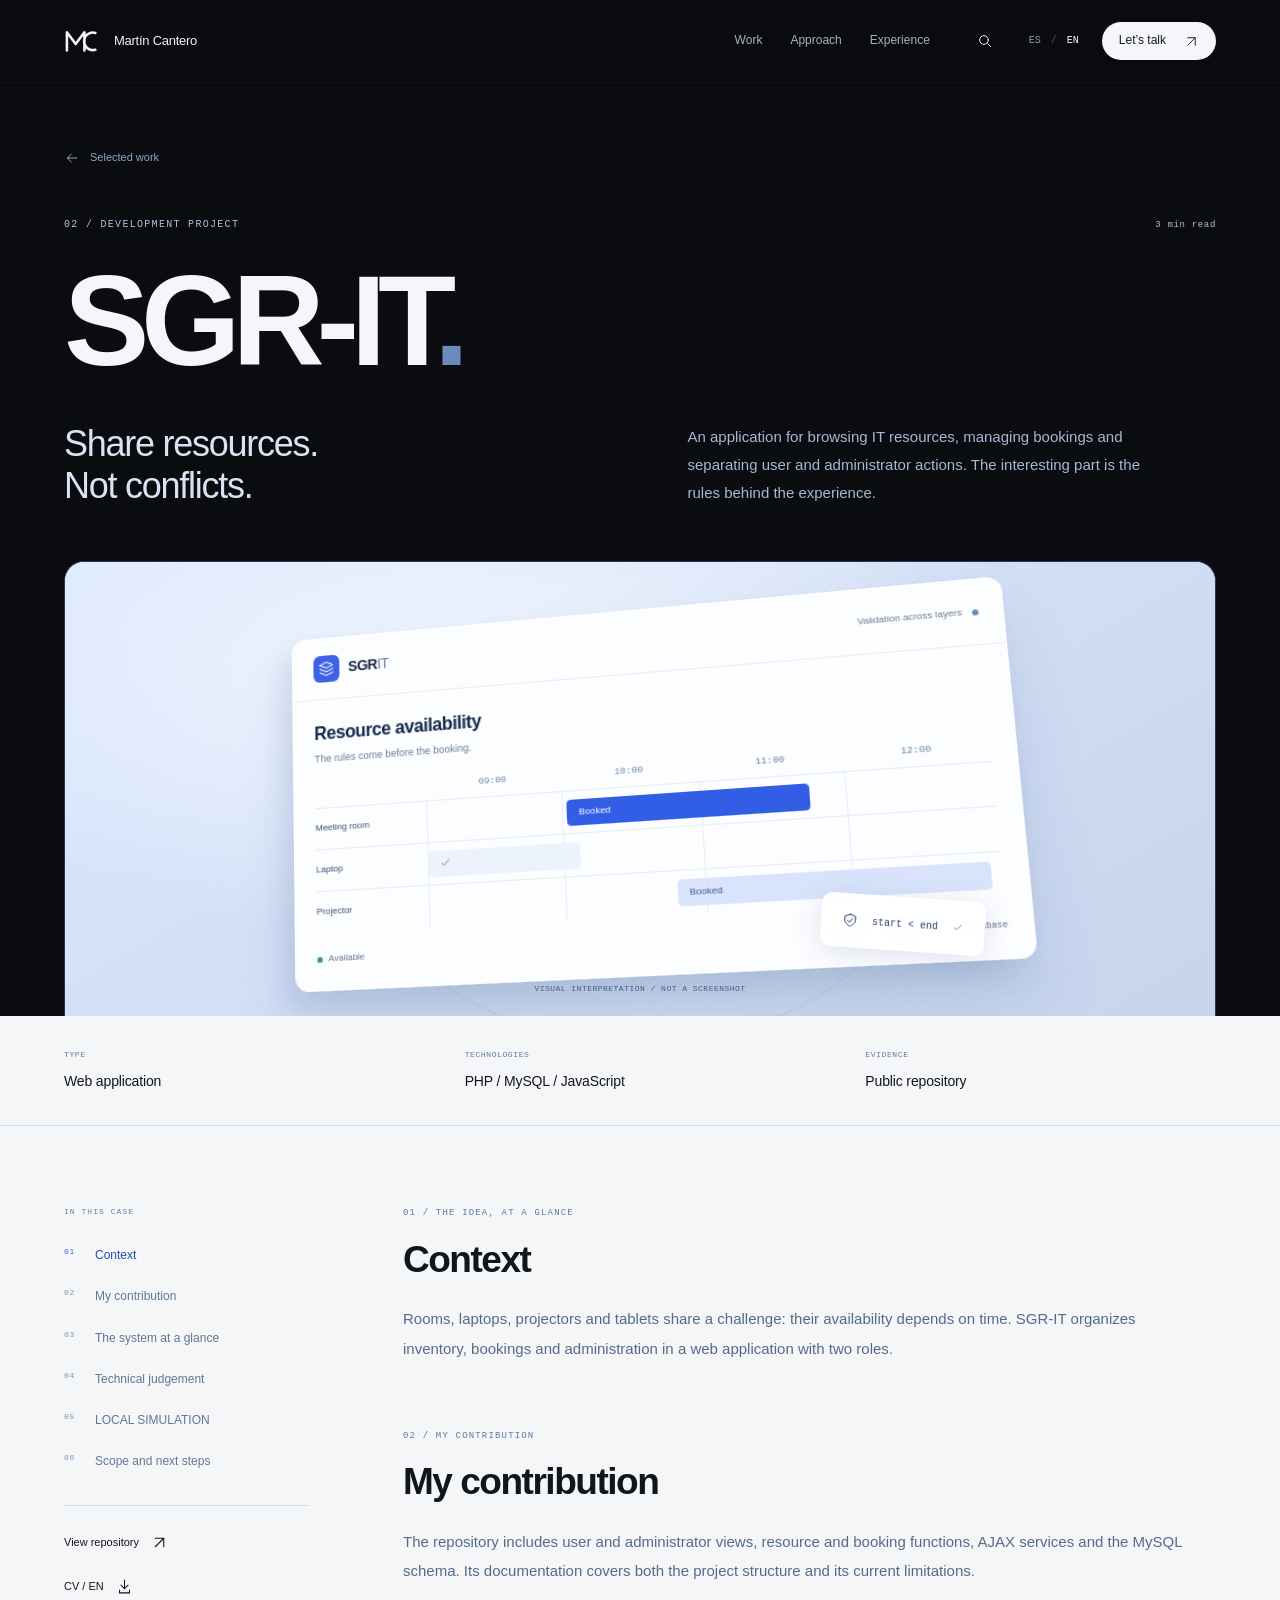
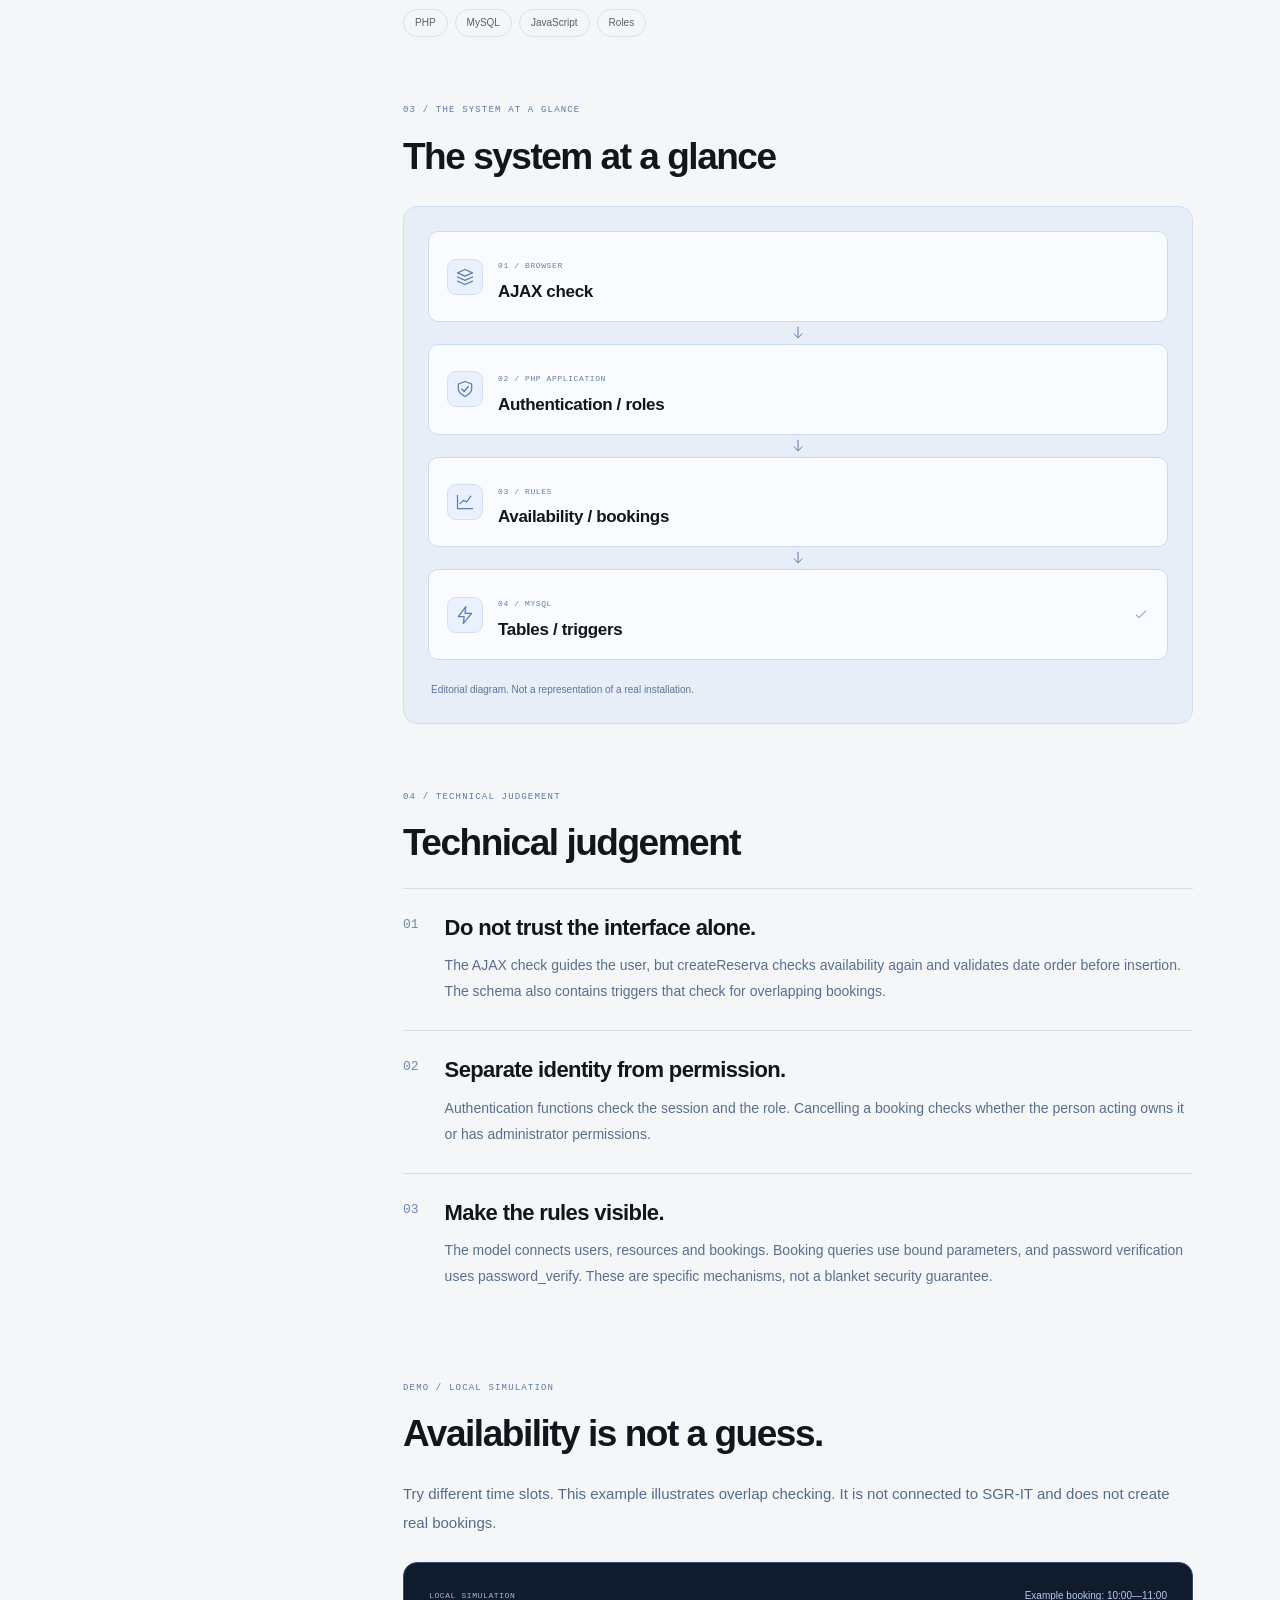
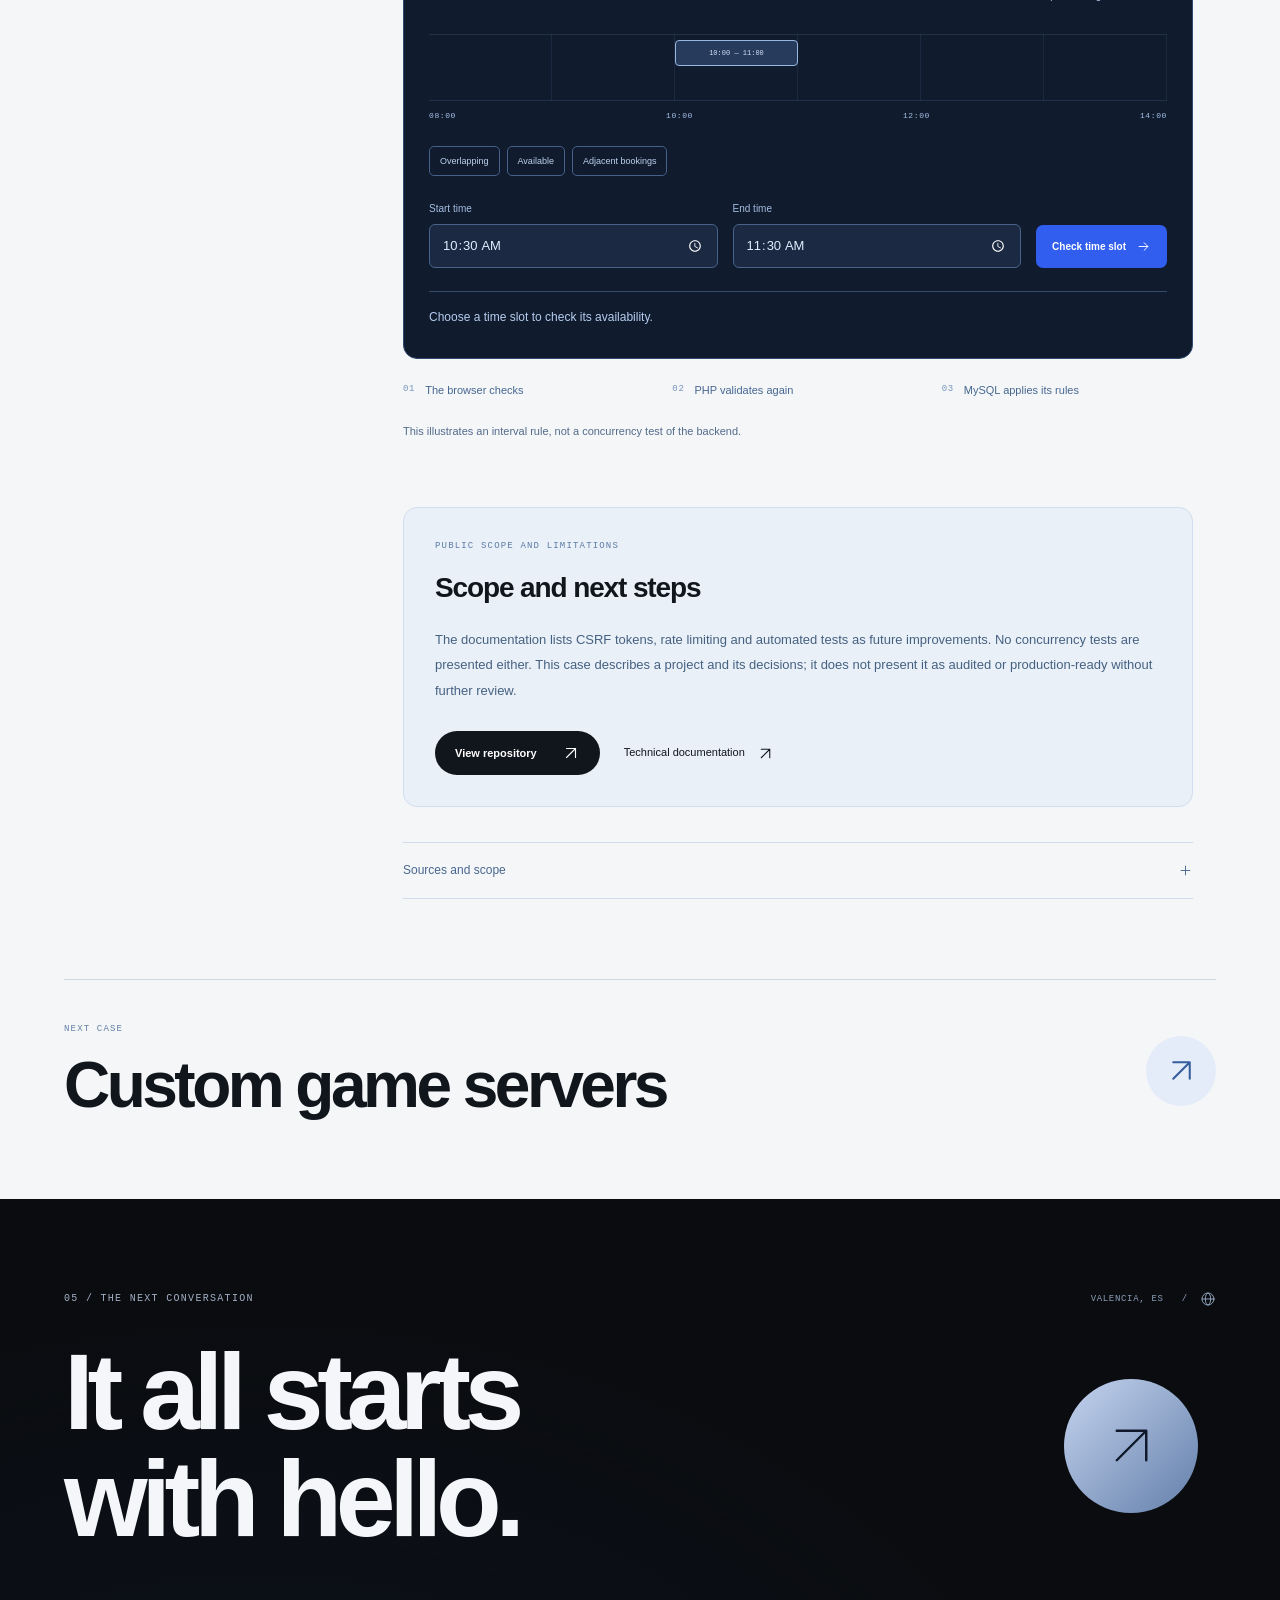
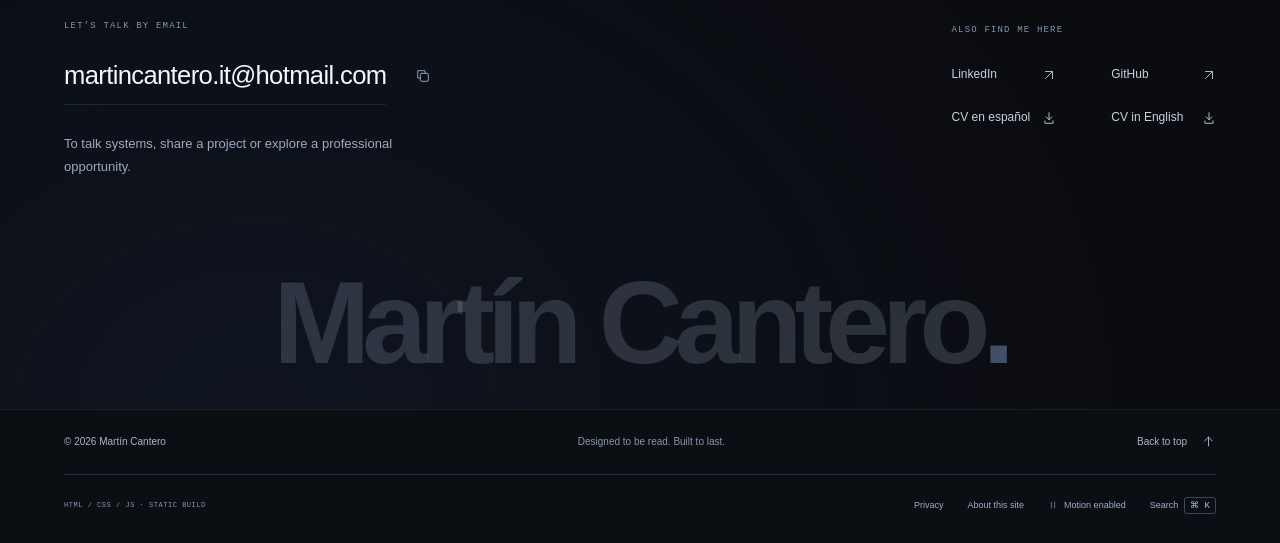
<file: en/work/sgr-it/index.html>
<!doctype html><html lang="en"><head><meta charset="utf-8"><meta name="viewport" content="width=device-width,initial-scale=1"><title>SGR-IT - Martín Cantero</title><meta name="description" content="IT resource and booking management with PHP, MySQL and availability checks."><meta name="theme-color" content="#0a0c10"><meta name="color-scheme" content="light dark"><meta name="referrer" content="strict-origin-when-cross-origin"><link rel="canonical" href="https://martiincantero.github.io/en/work/sgr-it/"><link rel="alternate" hreflang="en" href="https://martiincantero.github.io/en/work/sgr-it/"><link rel="alternate" hreflang="es" href="https://martiincantero.github.io/es/trabajo/sgr-it/"><link rel="alternate" hreflang="x-default" href="https://martiincantero.github.io/es/trabajo/sgr-it/"><meta property="og:type" content="website"><meta property="og:title" content="SGR-IT - Martín Cantero"><meta property="og:description" content="IT resource and booking management with PHP, MySQL and availability checks."><meta property="og:locale" content="en_GB"><meta property="og:locale:alternate" content="es_ES"><meta property="og:url" content="https://martiincantero.github.io/en/work/sgr-it/"><meta property="og:image" content="https://martiincantero.github.io/images/og-en.png"><meta property="og:image:width" content="1200"><meta property="og:image:height" content="630"><meta property="og:image:alt" content="Martín Cantero — Infrastructure with intent."><meta name="twitter:card" content="summary_large_image"><link rel="icon" href="../../../favicon.svg" type="image/svg+xml"><link rel="stylesheet" href="../../../assets/site.8a98864c44.css"><script>try{if(matchMedia('(prefers-reduced-motion: reduce)').matches||localStorage.getItem('mc-motion')==='reduce')document.documentElement.classList.add('reduce-motion')}catch{}</script><script type="application/ld+json">{"@context":"https://schema.org","@type":"Person","name":"Martín Cantero","url":"https://martiincantero.github.io/en/","jobTitle":"IT/OT Systems Administrator","description":"IT/OT Systems Administrator based in Valencia. Production infrastructure, Windows Server, Linux, Proxmox, Zabbix, security and automation.","sameAs":["https://github.com/martiincantero","https://www.linkedin.com/in/martiincantero/"],"knowsAbout":["Windows Server","Linux","Proxmox","Zabbix","IT/OT"]}</script><script defer src="../../../assets/main.portable.fea59c9a5c.js"></script></head><body id="top" data-page="case" data-base="/" ><a class="skip-link" href="#main">Skip to content</a><div class="reading-line" aria-hidden="true"></div>
 <header class="site-header"><div class="header-inner wrap"><a class="brand" href="../../index.html" aria-label="Go to homepage"><svg class="monogram " viewBox="0 0 48 40" fill="none" aria-hidden="true"><path d="M4 33V8l12 16L28 8v25M43 9a12 12 0 1 0 0 23" stroke="currentColor" stroke-width="3.5" stroke-linejoin="round" stroke-linecap="round"/></svg><span>Mart&#237;n Cantero</span></a><nav class="desktop-nav" aria-label="Main navigation"><a href="../../index.html#work" data-nav-link="work">Work</a><a href="../../index.html#expertise" data-nav-link="expertise">Approach</a><a href="../../index.html#experience" data-nav-link="experience">Experience</a></nav><div class="header-actions"><button class="icon-button search-trigger js-only" type="button" data-open="command" aria-label="Search" title="Search (Ctrl / Cmd + K)"><svg class="icon " viewBox="0 0 24 24" fill="none" stroke="currentColor" stroke-width="1.5" stroke-linecap="round" stroke-linejoin="round" aria-hidden="true"><circle cx="10.5" cy="10.5" r="6.5"/><path d="m16 16 4.5 4.5"/></svg></button><nav class="language-switch" aria-label="Language"><a href="../../../es/trabajo/sgr-it/index.html" lang="es" hreflang="es" data-language="es" >ES</a><span aria-hidden="true">/</span><a href="./index.html" lang="en" hreflang="en" data-language="en" aria-current="true">EN</a></nav><a class="header-contact" href="../../index.html#contact">Let’s talk<svg class="icon " viewBox="0 0 24 24" fill="none" stroke="currentColor" stroke-width="1.5" stroke-linecap="round" stroke-linejoin="round" aria-hidden="true"><path d="m6 18 12-12M6 6h12v12"/></svg></a><button class="menu-trigger icon-button js-only" type="button" data-open="menu" aria-label="Menu"><span></span><span></span></button></div></div><nav class="no-js-nav wrap" aria-label="Navigate"><a href="../../index.html#work">Work</a><a href="../../index.html#expertise">Approach</a><a href="../../index.html#experience">Experience</a><a href="../../index.html#about">About</a><a href="../../index.html#contact">Let’s talk</a></nav></header><main id="main"><section class="case-top dark"><div class="wrap"><a class="back-link" href="../../index.html#work"><svg class="icon " viewBox="0 0 24 24" fill="none" stroke="currentColor" stroke-width="1.5" stroke-linecap="round" stroke-linejoin="round" aria-hidden="true"><path d="M19 12H5m6-6-6 6 6 6"/></svg>Selected work</a><div class="case-heading-row"><p class="eyebrow">02 / Development project</p><span class="mono">3 min read</span></div><h1>SGR-IT<span>.</span></h1><div class="case-intro"><p class="case-statement">Share resources.<br>Not conflicts.</p><p>An application for browsing IT resources, managing bookings and separating user and administrator actions. The interesting part is the rules behind the experience.</p></div><figure class="case-cover case-cover-sgr"><div class="reservation-art" aria-hidden="true"><div class="sgr-orbit"></div><div class="reservation-window"><div class="window-top"><span class="app-symbol"><svg class="icon " viewBox="0 0 24 24" fill="none" stroke="currentColor" stroke-width="1.5" stroke-linecap="round" stroke-linejoin="round" aria-hidden="true"><path d="m3 7 9-4 9 4-9 4-9-4Zm0 5 9 4 9-4M3 17l9 4 9-4"/></svg></span><strong>SGR<span>IT</span></strong><span class="window-context">Validation across layers</span><span class="window-dot"></span></div><div class="reservation-content"><p class="reservation-heading">Resource availability</p><p class="reservation-sub">The rules come before the booking.</p><div class="calendar-times"><span></span><span>09:00</span><span>10:00</span><span>11:00</span><span>12:00</span></div><div class="calendar-row"><span>Meeting room</span><div class="calendar-cells"><i></i><i></i><i></i><i></i><b class="calendar-reserved reserved-0">Booked</b></div></div><div class="calendar-row"><span>Laptop</span><div class="calendar-cells"><i></i><i></i><i></i><i></i><b class="calendar-reserved reserved-1"><svg class="icon " viewBox="0 0 24 24" fill="none" stroke="currentColor" stroke-width="1.5" stroke-linecap="round" stroke-linejoin="round" aria-hidden="true"><path d="m5 12 4 4L19 6"/></svg></b></div></div><div class="calendar-row"><span>Projector</span><div class="calendar-cells"><i></i><i></i><i></i><i></i><b class="calendar-reserved reserved-2">Booked</b></div></div><div class="calendar-key"><i></i>Available<span>Interface / Application / Database</span></div></div></div><div class="validation-chip"><svg class="icon " viewBox="0 0 24 24" fill="none" stroke="currentColor" stroke-width="1.5" stroke-linecap="round" stroke-linejoin="round" aria-hidden="true"><path d="M12 3 4 6v6c0 5 8 9 8 9s8-4 8-9V6l-8-3Z"/><path d="m8 12 3 3 5-6"/></svg><span>start &lt; end</span><svg class="icon " viewBox="0 0 24 24" fill="none" stroke="currentColor" stroke-width="1.5" stroke-linecap="round" stroke-linejoin="round" aria-hidden="true"><path d="m5 12 4 4L19 6"/></svg></div></div><figcaption class="mono">VISUAL INTERPRETATION / NOT A SCREENSHOT</figcaption></figure></div></section><div class="case-meta light"><dl class="wrap"><div><dt class="mono">TYPE</dt><dd>Web application</dd></div><div><dt class="mono">TECHNOLOGIES</dt><dd>PHP / MySQL / JavaScript</dd></div><div><dt class="mono">EVIDENCE</dt><dd>Public repository</dd></div></dl></div><div class="light"><div class="case-body wrap"><aside class="case-sidebar"><p class="eyebrow">IN THIS CASE</p><nav aria-label="IN THIS CASE"><a href="#context" data-case-nav="context"><span class="mono">01</span>Context</a><a href="#scope" data-case-nav="scope"><span class="mono">02</span>My contribution</a><a href="#architecture" data-case-nav="architecture"><span class="mono">03</span>The system at a glance</a><a href="#decisions" data-case-nav="decisions"><span class="mono">04</span>Technical judgement</a><a href="#demo" data-case-nav="demo"><span class="mono">05</span>LOCAL SIMULATION</a><a href="#limits" data-case-nav="limits"><span class="mono">06</span>Scope and next steps</a></nav><div class="case-side-links"><a class="text-link" href="https://github.com/martiincantero/sgr-it" target="_blank" rel="noopener noreferrer" aria-label="View repository (opens in a new tab)">View repository<svg class="icon " viewBox="0 0 24 24" fill="none" stroke="currentColor" stroke-width="1.5" stroke-linecap="round" stroke-linejoin="round" aria-hidden="true"><path d="m6 18 12-12M6 6h12v12"/></svg></a><a class="text-link" href="../../../cv/Martin-Cantero-CV-EN.pdf" download>CV / EN<svg class="icon " viewBox="0 0 24 24" fill="none" stroke="currentColor" stroke-width="1.5" stroke-linecap="round" stroke-linejoin="round" aria-hidden="true"><path d="M12 3v12m-5-5 5 5 5-5M5 17v4h14v-4"/></svg></a></div></aside><div class="case-content"><section id="context"><p class="eyebrow">01 / THE IDEA, AT A GLANCE</p><h2>Context</h2><p class="case-lead">Rooms, laptops, projectors and tablets share a challenge: their availability depends on time. SGR-IT organizes inventory, bookings and administration in a web application with two roles.</p></section><section id="scope"><p class="eyebrow">02 / My contribution</p><h2>My contribution</h2><p>The repository includes user and administrator views, resource and booking functions, AJAX services and the MySQL schema. Its documentation covers both the project structure and its current limitations.</p><ul class="tags"><li>PHP</li><li>MySQL</li><li>JavaScript</li><li>Roles</li></ul></section><section id="architecture"><p class="eyebrow">03 / The system at a glance</p><h2>The system at a glance</h2><figure class="architecture-figure"><div class="architecture-flow"><div class="architecture-node"><span class="architecture-icon"><svg class="icon " viewBox="0 0 24 24" fill="none" stroke="currentColor" stroke-width="1.5" stroke-linecap="round" stroke-linejoin="round" aria-hidden="true"><path d="m3 7 9-4 9 4-9 4-9-4Zm0 5 9 4 9-4M3 17l9 4 9-4"/></svg></span><div><span class="mono">01 / BROWSER</span><h3>AJAX check</h3></div><svg class="icon architecture-connector" viewBox="0 0 24 24" fill="none" stroke="currentColor" stroke-width="1.5" stroke-linecap="round" stroke-linejoin="round" aria-hidden="true"><path d="M12 4v16m-6-6 6 6 6-6"/></svg></div><div class="architecture-node"><span class="architecture-icon"><svg class="icon " viewBox="0 0 24 24" fill="none" stroke="currentColor" stroke-width="1.5" stroke-linecap="round" stroke-linejoin="round" aria-hidden="true"><path d="M12 3 4 6v6c0 5 8 9 8 9s8-4 8-9V6l-8-3Z"/><path d="m8 12 3 3 5-6"/></svg></span><div><span class="mono">02 / PHP APPLICATION</span><h3>Authentication / roles</h3></div><svg class="icon architecture-connector" viewBox="0 0 24 24" fill="none" stroke="currentColor" stroke-width="1.5" stroke-linecap="round" stroke-linejoin="round" aria-hidden="true"><path d="M12 4v16m-6-6 6 6 6-6"/></svg></div><div class="architecture-node"><span class="architecture-icon"><svg class="icon " viewBox="0 0 24 24" fill="none" stroke="currentColor" stroke-width="1.5" stroke-linecap="round" stroke-linejoin="round" aria-hidden="true"><path d="M3 4v16h18M6 14l4-4 4 2 5-7"/></svg></span><div><span class="mono">03 / RULES</span><h3>Availability / bookings</h3></div><svg class="icon architecture-connector" viewBox="0 0 24 24" fill="none" stroke="currentColor" stroke-width="1.5" stroke-linecap="round" stroke-linejoin="round" aria-hidden="true"><path d="M12 4v16m-6-6 6 6 6-6"/></svg></div><div class="architecture-node"><span class="architecture-icon"><svg class="icon " viewBox="0 0 24 24" fill="none" stroke="currentColor" stroke-width="1.5" stroke-linecap="round" stroke-linejoin="round" aria-hidden="true"><path d="m13 2-9 12h7l-1 8 10-12h-8l1-8Z"/></svg></span><div><span class="mono">04 / MYSQL</span><h3>Tables / triggers</h3></div><svg class="icon " viewBox="0 0 24 24" fill="none" stroke="currentColor" stroke-width="1.5" stroke-linecap="round" stroke-linejoin="round" aria-hidden="true"><path d="m5 12 4 4L19 6"/></svg></div></div><figcaption>Editorial diagram. Not a representation of a real installation.</figcaption></figure></section><section id="decisions"><p class="eyebrow">04 / Technical judgement</p><h2>Technical judgement</h2><article class="decision"><span class="decision-number">01</span><div><h3>Do not trust the interface alone.</h3><p>The AJAX check guides the user, but createReserva checks availability again and validates date order before insertion. The schema also contains triggers that check for overlapping bookings.</p></div></article><article class="decision"><span class="decision-number">02</span><div><h3>Separate identity from permission.</h3><p>Authentication functions check the session and the role. Cancelling a booking checks whether the person acting owns it or has administrator permissions.</p></div></article><article class="decision"><span class="decision-number">03</span><div><h3>Make the rules visible.</h3><p>The model connects users, resources and bookings. Booking queries use bound parameters, and password verification uses password_verify. These are specific mechanisms, not a blanket security guarantee.</p></div></article></section><section class="demo-section" id="demo"><p class="eyebrow">DEMO / LOCAL SIMULATION</p><h2>Availability is not a guess.</h2><p>Try different time slots. This example illustrates overlap checking. It is not connected to SGR-IT and does not create real bookings.</p><div class="booking-demo" data-demo data-available="This time slot does not overlap with the example booking." data-conflict="This overlaps with the example booking from 10:00 to 11:00." data-invalid="Enter valid times. The end time must be later than the start time."><div class="booking-header"><span class="mono">LOCAL SIMULATION</span><span>Example booking: 10:00—11:00</span></div><div class="booking-track" aria-hidden="true"><span class="booked-slot">10:00 &mdash; 11:00</span><span class="requested-slot" data-requested-slot hidden></span></div><div class="track-labels mono" aria-hidden="true"><span>08:00</span><span>10:00</span><span>12:00</span><span>14:00</span></div><div class="demo-presets js-only" aria-label="Try a time slot"><button type="button" data-preset="10:30,11:30">Overlapping</button><button type="button" data-preset="12:00,13:00">Available</button><button type="button" data-preset="11:00,12:00">Adjacent bookings</button></div><form class="booking-form js-only" id="availability" novalidate><div><label for="booking-start">Start time</label><input id="booking-start" name="start" type="time" value="10:30" required></div><div><label for="booking-end">End time</label><input id="booking-end" name="end" type="time" value="11:30" required></div><button class="button button-blue" type="submit">Check time slot<svg class="icon " viewBox="0 0 24 24" fill="none" stroke="currentColor" stroke-width="1.5" stroke-linecap="round" stroke-linejoin="round" aria-hidden="true"><path d="M5 12h14m-6-6 6 6-6 6"/></svg></button></form><p class="booking-result js-only" data-booking-result role="status" aria-live="polite">Choose a time slot to check its availability.</p><noscript><p>Enable JavaScript to try this simulation. The technical explanation is still available.</p></noscript></div><div class="validation-layers"><span><b class="mono">01</b>The browser checks</span><span><b class="mono">02</b>PHP validates again</span><span><b class="mono">03</b>MySQL applies its rules</span></div><p class="small-note">This illustrates an interval rule, not a concurrency test of the backend.</p></section><section id="limits" class="limits-section"><p class="eyebrow">Public scope and limitations</p><h2>Scope and next steps</h2><p>The documentation lists CSRF tokens, rate limiting and automated tests as future improvements. No concurrency tests are presented either. This case describes a project and its decisions; it does not present it as audited or production-ready without further review.</p><div class="case-source-buttons"><a class="button button-dark" href="https://github.com/martiincantero/sgr-it" target="_blank" rel="noopener noreferrer" aria-label="View repository (opens in a new tab)">View repository<svg class="icon " viewBox="0 0 24 24" fill="none" stroke="currentColor" stroke-width="1.5" stroke-linecap="round" stroke-linejoin="round" aria-hidden="true"><path d="m6 18 12-12M6 6h12v12"/></svg></a><a class="text-link" href="https://github.com/martiincantero/sgr-it/blob/main/DOCUMENTACION_TECNICA.md" target="_blank" rel="noopener noreferrer" aria-label="Technical documentation (opens in a new tab)">Technical documentation<svg class="icon " viewBox="0 0 24 24" fill="none" stroke="currentColor" stroke-width="1.5" stroke-linecap="round" stroke-linejoin="round" aria-hidden="true"><path d="m6 18 12-12M6 6h12v12"/></svg></a></div></section><details class="source-details"><summary>Sources and scope<svg class="icon " viewBox="0 0 24 24" fill="none" stroke="currentColor" stroke-width="1.5" stroke-linecap="round" stroke-linejoin="round" aria-hidden="true"><path d="M12 5v14M5 12h14"/></svg></summary><p>Description checked against the public repository and its documentation. This is not a security audit or certification.</p><ul><li><a class="text-link" href="https://github.com/martiincantero/sgr-it" target="_blank" rel="noopener noreferrer" aria-label="Repository and README (opens in a new tab)">Repository and README<svg class="icon " viewBox="0 0 24 24" fill="none" stroke="currentColor" stroke-width="1.5" stroke-linecap="round" stroke-linejoin="round" aria-hidden="true"><path d="m6 18 12-12M6 6h12v12"/></svg></a></li><li><a class="text-link" href="https://github.com/martiincantero/sgr-it/blob/main/funciones/reservas.php" target="_blank" rel="noopener noreferrer" aria-label="Booking logic (opens in a new tab)">Booking logic<svg class="icon " viewBox="0 0 24 24" fill="none" stroke="currentColor" stroke-width="1.5" stroke-linecap="round" stroke-linejoin="round" aria-hidden="true"><path d="m6 18 12-12M6 6h12v12"/></svg></a></li><li><a class="text-link" href="https://github.com/martiincantero/sgr-it/blob/main/funciones/auth.php" target="_blank" rel="noopener noreferrer" aria-label="Authentication and roles (opens in a new tab)">Authentication and roles<svg class="icon " viewBox="0 0 24 24" fill="none" stroke="currentColor" stroke-width="1.5" stroke-linecap="round" stroke-linejoin="round" aria-hidden="true"><path d="m6 18 12-12M6 6h12v12"/></svg></a></li><li><a class="text-link" href="https://github.com/martiincantero/sgr-it/blob/main/sgr-it.sql" target="_blank" rel="noopener noreferrer" aria-label="MySQL schema (opens in a new tab)">MySQL schema<svg class="icon " viewBox="0 0 24 24" fill="none" stroke="currentColor" stroke-width="1.5" stroke-linecap="round" stroke-linejoin="round" aria-hidden="true"><path d="m6 18 12-12M6 6h12v12"/></svg></a></li></ul></details></div></div><div class="next-case wrap"><a href="../game-servers/index.html"><div><p class="eyebrow">NEXT CASE</p><h2>Custom game servers</h2></div><span><svg class="icon " viewBox="0 0 24 24" fill="none" stroke="currentColor" stroke-width="1.5" stroke-linecap="round" stroke-linejoin="round" aria-hidden="true"><path d="m6 18 12-12M6 6h12v12"/></svg></span></a></div></div><section class="contact-section dark" id="contact" data-nav-section aria-labelledby="contact-title"><div class="wrap"><div class="contact-kicker"><p class="eyebrow">05 / THE NEXT CONVERSATION</p><span class="mono">VALENCIA, ES &nbsp; / &nbsp; <svg class="icon " viewBox="0 0 24 24" fill="none" stroke="currentColor" stroke-width="1.5" stroke-linecap="round" stroke-linejoin="round" aria-hidden="true"><circle cx="12" cy="12" r="9"/><ellipse cx="12" cy="12" rx="4" ry="9"/><path d="M3 12h18"/></svg></span></div><div class="contact-intro"><h2 id="contact-title" data-reveal>It all starts<br>with hello.</h2><a class="contact-orb" href="mailto:martincantero.it@hotmail.com" aria-label="Email me"><svg class="icon " viewBox="0 0 24 24" fill="none" stroke="currentColor" stroke-width="1.5" stroke-linecap="round" stroke-linejoin="round" aria-hidden="true"><path d="m6 18 12-12M6 6h12v12"/></svg></a></div><div class="contact-lower"><div><p class="eyebrow">LET’S TALK BY EMAIL</p><div class="email-line"><a href="mailto:martincantero.it@hotmail.com">martincantero.it@hotmail.com</a><button type="button" class="icon-button js-only" data-copy="martincantero.it@hotmail.com" data-success="Email copied" data-failure="Could not copy. The email address is displayed below." aria-label="Copy email"><svg class="icon " viewBox="0 0 24 24" fill="none" stroke="currentColor" stroke-width="1.5" stroke-linecap="round" stroke-linejoin="round" aria-hidden="true"><rect x="8" y="8" width="12" height="12" rx="2"/><path d="M15 8V4H4v11h4"/></svg></button></div><p class="copy-status" role="status" aria-live="polite"></p><p class="contact-note">To talk systems, share a project or explore a professional opportunity.</p></div><div class="contact-social"><p class="eyebrow">ALSO FIND ME HERE</p><a class="text-link" href="https://www.linkedin.com/in/martiincantero/" target="_blank" rel="noopener noreferrer" aria-label="LinkedIn (opens in a new tab)">LinkedIn<svg class="icon " viewBox="0 0 24 24" fill="none" stroke="currentColor" stroke-width="1.5" stroke-linecap="round" stroke-linejoin="round" aria-hidden="true"><path d="m6 18 12-12M6 6h12v12"/></svg></a><a class="text-link" href="https://github.com/martiincantero" target="_blank" rel="noopener noreferrer" aria-label="GitHub (opens in a new tab)">GitHub<svg class="icon " viewBox="0 0 24 24" fill="none" stroke="currentColor" stroke-width="1.5" stroke-linecap="round" stroke-linejoin="round" aria-hidden="true"><path d="m6 18 12-12M6 6h12v12"/></svg></a><a class="text-link" href="../../../cv/Martin-Cantero-CV-ES.pdf" download lang="es">CV en español<svg class="icon " viewBox="0 0 24 24" fill="none" stroke="currentColor" stroke-width="1.5" stroke-linecap="round" stroke-linejoin="round" aria-hidden="true"><path d="M12 3v12m-5-5 5 5 5-5M5 17v4h14v-4"/></svg></a><a class="text-link" href="../../../cv/Martin-Cantero-CV-EN.pdf" download lang="en">CV in English<svg class="icon " viewBox="0 0 24 24" fill="none" stroke="currentColor" stroke-width="1.5" stroke-linecap="round" stroke-linejoin="round" aria-hidden="true"><path d="M12 3v12m-5-5 5 5 5-5M5 17v4h14v-4"/></svg></a></div></div><div class="signature-type" aria-hidden="true">Mart&#237;n Cantero<span>.</span></div></div></section></main><footer class="site-footer dark"><div class="wrap"><div class="footer-top"><span>&copy; 2026 Mart&#237;n Cantero</span><span>Designed to be read. Built to last.</span><a class="back-top" href="#top">Back to top <svg class="icon " viewBox="0 0 24 24" fill="none" stroke="currentColor" stroke-width="1.5" stroke-linecap="round" stroke-linejoin="round" aria-hidden="true"><path d="M5 12h14m-6-6 6 6-6 6"/></svg></a></div><div class="footer-bottom"><p class="mono">HTML / CSS / JS · STATIC BUILD</p><nav aria-label="Navigate"><a href="../../privacy/index.html">Privacy</a><a href="../../colophon/index.html">About this site</a><button class="motion-toggle js-only" type="button" data-motion-toggle aria-pressed="false" data-on="Reduced motion" data-off="Motion enabled"><svg class="icon " viewBox="0 0 24 24" fill="none" stroke="currentColor" stroke-width="1.5" stroke-linecap="round" stroke-linejoin="round" aria-hidden="true"><path d="M8 5v14M16 5v14"/></svg><span>Reduce motion</span></button><button class="footer-command js-only" data-open="command" type="button">Search<kbd>&#8984; K</kbd></button></nav></div></div></footer><dialog id="command-dialog" class="command-dialog" aria-labelledby="command-title"><div class="dialog-heading"><h2 id="command-title">Search</h2><button class="icon-button" type="button" data-close aria-label="Close"><svg class="icon " viewBox="0 0 24 24" fill="none" stroke="currentColor" stroke-width="1.5" stroke-linecap="round" stroke-linejoin="round" aria-hidden="true"><path d="m6 6 12 12M6 18 18 6"/></svg></button></div><div class="command-search"><svg class="icon " viewBox="0 0 24 24" fill="none" stroke="currentColor" stroke-width="1.5" stroke-linecap="round" stroke-linejoin="round" aria-hidden="true"><circle cx="10.5" cy="10.5" r="6.5"/><path d="m16 16 4.5 4.5"/></svg><label class="sr-only" for="command-input">Find a section or a project</label><input id="command-input" type="search" autocomplete="off" placeholder="Find a section or a project" aria-controls="command-results"></div><nav aria-label="Navigate"><ul id="command-results"><li data-search-item data-search-text="Work work "><a href="../../index.html#work"><span class="search-result-icon"><svg class="icon " viewBox="0 0 24 24" fill="none" stroke="currentColor" stroke-width="1.5" stroke-linecap="round" stroke-linejoin="round" aria-hidden="true"><path d="m3 7 9-4 9 4-9 4-9-4Zm0 5 9 4 9-4M3 17l9 4 9-4"/></svg></span><span>Work<small>SECTION</small></span><svg class="icon " viewBox="0 0 24 24" fill="none" stroke="currentColor" stroke-width="1.5" stroke-linecap="round" stroke-linejoin="round" aria-hidden="true"><path d="M5 12h14m-6-6 6 6-6 6"/></svg></a></li><li data-search-item data-search-text="Approach expertise Infrastructure A foundation you can understand. Administration and maintenance of Windows Server and Linux systems, and virtualized environments with Proxmox. The work does not end at deployment. Windows Server Linux Proxmox Monitoring See what is happening. Evolving Zabbix monitoring across systems, services and infrastructure. Diagnosing incidents with the context needed to take action. Zabbix Services Incidents Security Protection is part of operations. Contributing to cybersecurity and penetration testing projects. Previous firewall management and security audit experience during my systems placement. Cybersecurity Pentesting Firewall Automation Improve what happens next. Contributing to automation initiatives and applied AI in technical environments. Technical documentation and procedures that keep knowledge available to the team. Automation Documentation Applied AI"><a href="../../index.html#expertise"><span class="search-result-icon"><svg class="icon " viewBox="0 0 24 24" fill="none" stroke="currentColor" stroke-width="1.5" stroke-linecap="round" stroke-linejoin="round" aria-hidden="true"><path d="m3 7 9-4 9 4-9 4-9-4Zm0 5 9 4 9-4M3 17l9 4 9-4"/></svg></span><span>Approach<small>SECTION</small></span><svg class="icon " viewBox="0 0 24 24" fill="none" stroke="currentColor" stroke-width="1.5" stroke-linecap="round" stroke-linejoin="round" aria-hidden="true"><path d="M5 12h14m-6-6 6 6-6 6"/></svg></a></li><li data-search-item data-search-text="Experience experience {&quot;label&quot;:&quot;03 / EXPERIENCE&quot;,&quot;title&quot;:&quot;More responsibility.\nThe same curiosity.&quot;,&quot;intro&quot;:&quot;From learning day-to-day operations to taking responsibility for infrastructure. My journey at 3D Observer.&quot;,&quot;company&quot;:&quot;3D Observer Project, S.L.&quot;,&quot;period&quot;:&quot;MAY 2025 — PRESENT&quot;,&quot;roles&quot;:[{&quot;date&quot;:&quot;APR 2026 — PRESENT&quot;,&quot;title&quot;:&quot;Systems Administrator&quot;,&quot;body&quot;:&quot;Administration, maintenance and evolution of IT/OT infrastructure. Windows Server, Linux, Proxmox and Zabbix monitoring.&quot;,&quot;tags&quot;:[&quot;Infrastructure&quot;,&quot;IT/OT&quot;]},{&quot;date&quot;:&quot;JAN 2026 — APR 2026&quot;,&quot;title&quot;:&quot;Systems &amp; Monitoring · L2&quot;,&quot;body&quot;:&quot;Diagnosing and resolving critical incidents, working directly with clients and coordinating with internal teams.&quot;,&quot;tags&quot;:[&quot;Incidents&quot;,&quot;Production&quot;]},{&quot;date&quot;:&quot;JUN 2025 — JAN 2026&quot;,&quot;title&quot;:&quot;Systems &amp; Monitoring · L1&quot;,&quot;body&quot;:&quot;Supporting clients and internal departments, updating software and resolving first-line incidents.&quot;,&quot;tags&quot;:[&quot;Support&quot;,&quot;Operations&quot;]},{&quot;date&quot;:&quot;MAY 2025&quot;,&quot;title&quot;:&quot;Systems Technician · Placement&quot;,&quot;body&quot;:&quot;Joining the monitoring team, proposing infrastructure improvements and participating in penetration testing.&quot;,&quot;tags&quot;:[&quot;Learning&quot;,&quot;Initiative&quot;]}],&quot;earlierLabel&quot;:&quot;BEFORE THAT&quot;,&quot;earlier&quot;:[{&quot;date&quot;:&quot;2021 — 2024&quot;,&quot;title&quot;:&quot;Project Manager &amp; Sysadmin&quot;,&quot;company&quot;:&quot;Personal project / freelance&quot;,&quot;body&quot;:&quot;Design, deployment and administration of private game servers. Infrastructure, custom resources and technical support.&quot;},{&quot;date&quot;:&quot;FEB — JUN 2024&quot;,&quot;title&quot;:&quot;Systems Technician · Placement&quot;,&quot;company&quot;:&quot;Colegio Trinitarias Torrent&quot;,&quot;body&quot;:&quot;Firewall management, cybersecurity auditing, WordPress and Google Workspace.&quot;}]}"><a href="../../index.html#experience"><span class="search-result-icon"><svg class="icon " viewBox="0 0 24 24" fill="none" stroke="currentColor" stroke-width="1.5" stroke-linecap="round" stroke-linejoin="round" aria-hidden="true"><path d="m3 7 9-4 9 4-9 4-9-4Zm0 5 9 4 9-4M3 17l9 4 9-4"/></svg></span><span>Experience<small>SECTION</small></span><svg class="icon " viewBox="0 0 24 24" fill="none" stroke="currentColor" stroke-width="1.5" stroke-linecap="round" stroke-linejoin="round" aria-hidden="true"><path d="M5 12h14m-6-6 6 6-6 6"/></svg></a></li><li data-search-item data-search-text="About about {&quot;label&quot;:&quot;04 / A LITTLE MORE PERSONAL&quot;,&quot;title&quot;:&quot;Working is only\nthe beginning.&quot;,&quot;body&quot;:&quot;I am Martín, a systems administrator based in Valencia. I am drawn to what is not always visible: why a service fails, how its components connect, and what we can change to work better.&quot;,&quot;body2&quot;:&quot;I started by teaching myself through game servers. Today I work with production infrastructure, with the same curiosity. Fixing things is necessary. Understanding them is what moves you forward.&quot;,&quot;educationLabel&quot;:&quot;EDUCATION&quot;,&quot;education&quot;:[{&quot;date&quot;:&quot;2024 — 2026&quot;,&quot;title&quot;:&quot;Networked Computer Systems Administration (ASIR)&quot;,&quot;school&quot;:&quot;Enseñanzas Profesionales Sorolla&quot;,&quot;status&quot;:&quot;Higher vocational qualification · Completed&quot;},{&quot;date&quot;:&quot;2022 — 2024&quot;,&quot;title&quot;:&quot;Microcomputer Systems and Networks (SMR)&quot;,&quot;school&quot;:&quot;Enseñanzas Profesionales Sorolla&quot;,&quot;status&quot;:&quot;Intermediate vocational qualification · Completed&quot;},{&quot;date&quot;:&quot;2027 / PLANNED&quot;,&quot;title&quot;:&quot;Artificial Intelligence &amp; Big Data&quot;,&quot;school&quot;:&quot;MEDAC&quot;,&quot;status&quot;:&quot;Planned specialization · Not yet started&quot;}],&quot;trainingLabel&quot;:&quot;ADDITIONAL TRAINING&quot;,&quot;training&quot;:[&quot;Network Defense&quot;,&quot;Networking Basics&quot;,&quot;Cybersecurity &amp; Ethical Hacking&quot;],&quot;cv&quot;:&quot;My experience, on one page&quot;,&quot;download&quot;:&quot;Download résumé&quot;,&quot;signature&quot;:&quot;CURIOSITY. JUDGEMENT. CONTINUITY.&quot;}"><a href="../../index.html#about"><span class="search-result-icon"><svg class="icon " viewBox="0 0 24 24" fill="none" stroke="currentColor" stroke-width="1.5" stroke-linecap="round" stroke-linejoin="round" aria-hidden="true"><path d="m3 7 9-4 9 4-9 4-9-4Zm0 5 9 4 9-4M3 17l9 4 9-4"/></svg></span><span>About<small>SECTION</small></span><svg class="icon " viewBox="0 0 24 24" fill="none" stroke="currentColor" stroke-width="1.5" stroke-linecap="round" stroke-linejoin="round" aria-hidden="true"><path d="M5 12h14m-6-6 6 6-6 6"/></svg></a></li><li data-search-item data-search-text="Let’s talk contact "><a href="../../index.html#contact"><span class="search-result-icon"><svg class="icon " viewBox="0 0 24 24" fill="none" stroke="currentColor" stroke-width="1.5" stroke-linecap="round" stroke-linejoin="round" aria-hidden="true"><path d="m3 7 9-4 9 4-9 4-9-4Zm0 5 9 4 9-4M3 17l9 4 9-4"/></svg></span><span>Let’s talk<small>SECTION</small></span><svg class="icon " viewBox="0 0 24 24" fill="none" stroke="currentColor" stroke-width="1.5" stroke-linecap="round" stroke-linejoin="round" aria-hidden="true"><path d="M5 12h14m-6-6 6 6-6 6"/></svg></a></li><li data-search-item data-search-text="3D Observer IT/OT Zabbix Windows / Linux Proxmox IT/OT systems in computer vision and renewable energy."><a href="../3d-observer/index.html"><span class="search-result-icon"><svg class="icon " viewBox="0 0 24 24" fill="none" stroke="currentColor" stroke-width="1.5" stroke-linecap="round" stroke-linejoin="round" aria-hidden="true"><path d="m6 18 12-12M6 6h12v12"/></svg></span><span>3D Observer<small>Professional experience</small></span><svg class="icon " viewBox="0 0 24 24" fill="none" stroke="currentColor" stroke-width="1.5" stroke-linecap="round" stroke-linejoin="round" aria-hidden="true"><path d="M5 12h14m-6-6 6 6-6 6"/></svg></a></li><li data-search-item data-search-text="SGR-IT PHP MySQL JavaScript Roles IT resource and booking management with PHP, MySQL and availability checks."><a href="./index.html"><span class="search-result-icon"><svg class="icon " viewBox="0 0 24 24" fill="none" stroke="currentColor" stroke-width="1.5" stroke-linecap="round" stroke-linejoin="round" aria-hidden="true"><path d="m6 18 12-12M6 6h12v12"/></svg></span><span>SGR-IT<small>Development project</small></span><svg class="icon " viewBox="0 0 24 24" fill="none" stroke="currentColor" stroke-width="1.5" stroke-linecap="round" stroke-linejoin="round" aria-hidden="true"><path d="M5 12h14m-6-6 6 6-6 6"/></svg></a></li><li data-search-item data-search-text="Custom game servers Infrastructure Deployment Support Where my journey began: private game servers, infrastructure and support."><a href="../game-servers/index.html"><span class="search-result-icon"><svg class="icon " viewBox="0 0 24 24" fill="none" stroke="currentColor" stroke-width="1.5" stroke-linecap="round" stroke-linejoin="round" aria-hidden="true"><path d="m6 18 12-12M6 6h12v12"/></svg></span><span>Custom game servers<small>Personal project / freelance</small></span><svg class="icon " viewBox="0 0 24 24" fill="none" stroke="currentColor" stroke-width="1.5" stroke-linecap="round" stroke-linejoin="round" aria-hidden="true"><path d="M5 12h14m-6-6 6 6-6 6"/></svg></a></li></ul><p class="command-empty" hidden role="status">No results. Try systems, experience or SGR-IT.</p></nav><div class="command-footer mono"><span>&uarr; &darr; Navigate</span><span>ESC Close</span></div></dialog>
 <dialog id="menu-dialog" class="menu-dialog" aria-labelledby="menu-title"><div class="menu-top"><span id="menu-title"><svg class="monogram " viewBox="0 0 48 40" fill="none" aria-hidden="true"><path d="M4 33V8l12 16L28 8v25M43 9a12 12 0 1 0 0 23" stroke="currentColor" stroke-width="3.5" stroke-linejoin="round" stroke-linecap="round"/></svg> Main navigation</span><button class="icon-button" data-close type="button" aria-label="Close"><svg class="icon " viewBox="0 0 24 24" fill="none" stroke="currentColor" stroke-width="1.5" stroke-linecap="round" stroke-linejoin="round" aria-hidden="true"><path d="m6 6 12 12M6 18 18 6"/></svg></button></div><nav class="menu-links"><a href="../../index.html#work"><span class="mono">01</span>Work<svg class="icon " viewBox="0 0 24 24" fill="none" stroke="currentColor" stroke-width="1.5" stroke-linecap="round" stroke-linejoin="round" aria-hidden="true"><path d="m6 18 12-12M6 6h12v12"/></svg></a><a href="../../index.html#expertise"><span class="mono">02</span>Approach<svg class="icon " viewBox="0 0 24 24" fill="none" stroke="currentColor" stroke-width="1.5" stroke-linecap="round" stroke-linejoin="round" aria-hidden="true"><path d="m6 18 12-12M6 6h12v12"/></svg></a><a href="../../index.html#experience"><span class="mono">03</span>Experience<svg class="icon " viewBox="0 0 24 24" fill="none" stroke="currentColor" stroke-width="1.5" stroke-linecap="round" stroke-linejoin="round" aria-hidden="true"><path d="m6 18 12-12M6 6h12v12"/></svg></a><a href="../../index.html#about"><span class="mono">04</span>About<svg class="icon " viewBox="0 0 24 24" fill="none" stroke="currentColor" stroke-width="1.5" stroke-linecap="round" stroke-linejoin="round" aria-hidden="true"><path d="m6 18 12-12M6 6h12v12"/></svg></a><a href="../../index.html#contact"><span class="mono">05</span>Let’s talk<svg class="icon " viewBox="0 0 24 24" fill="none" stroke="currentColor" stroke-width="1.5" stroke-linecap="round" stroke-linejoin="round" aria-hidden="true"><path d="m6 18 12-12M6 6h12v12"/></svg></a></nav><div class="menu-bottom"><p>One system. Many ways in.</p><div><a class="text-link" href="https://github.com/martiincantero" target="_blank" rel="noopener noreferrer" aria-label="GitHub (opens in a new tab)">GitHub<svg class="icon " viewBox="0 0 24 24" fill="none" stroke="currentColor" stroke-width="1.5" stroke-linecap="round" stroke-linejoin="round" aria-hidden="true"><path d="m6 18 12-12M6 6h12v12"/></svg></a><a class="text-link" href="https://www.linkedin.com/in/martiincantero/" target="_blank" rel="noopener noreferrer" aria-label="LinkedIn (opens in a new tab)">LinkedIn<svg class="icon " viewBox="0 0 24 24" fill="none" stroke="currentColor" stroke-width="1.5" stroke-linecap="round" stroke-linejoin="round" aria-hidden="true"><path d="m6 18 12-12M6 6h12v12"/></svg></a></div></div></dialog>
 <dialog id="quick-dialog" class="quick-dialog" aria-labelledby="quick-title"><div class="dialog-heading"><span class="eyebrow">MC / OVERVIEW</span><button type="button" class="icon-button" data-close aria-label="Close"><svg class="icon " viewBox="0 0 24 24" fill="none" stroke="currentColor" stroke-width="1.5" stroke-linecap="round" stroke-linejoin="round" aria-hidden="true"><path d="m6 6 12 12M6 18 18 6"/></svg></button></div><h2 id="quick-title">In one minute<span>.</span></h2><p class="quick-intro">The essentials, without losing the context.</p><section class="quick-row"><span class="mono">01</span><div><h3>What I do</h3><p>Systems administrator at 3D Observer. Production IT/OT infrastructure, Windows Server, Linux, Proxmox and Zabbix.</p></div></section><section class="quick-row"><span class="mono">02</span><div><h3>What I bring</h3><p>Administration and monitoring, incident response, security, documentation and continuous improvement.</p></div></section><section class="quick-row"><span class="mono">03</span><div><h3>My path</h3><p>From placement to N1, N2 and systems administration. ASIR completed in 2026; AI and Big Data specialisation planned for 2027.</p></div></section><a class="button button-blue" href="../../../cv/Martin-Cantero-CV-EN.pdf" download>Download English CV<svg class="icon " viewBox="0 0 24 24" fill="none" stroke="currentColor" stroke-width="1.5" stroke-linecap="round" stroke-linejoin="round" aria-hidden="true"><path d="M12 3v12m-5-5 5 5 5-5M5 17v4h14v-4"/></svg></a></dialog></body></html>
</file>
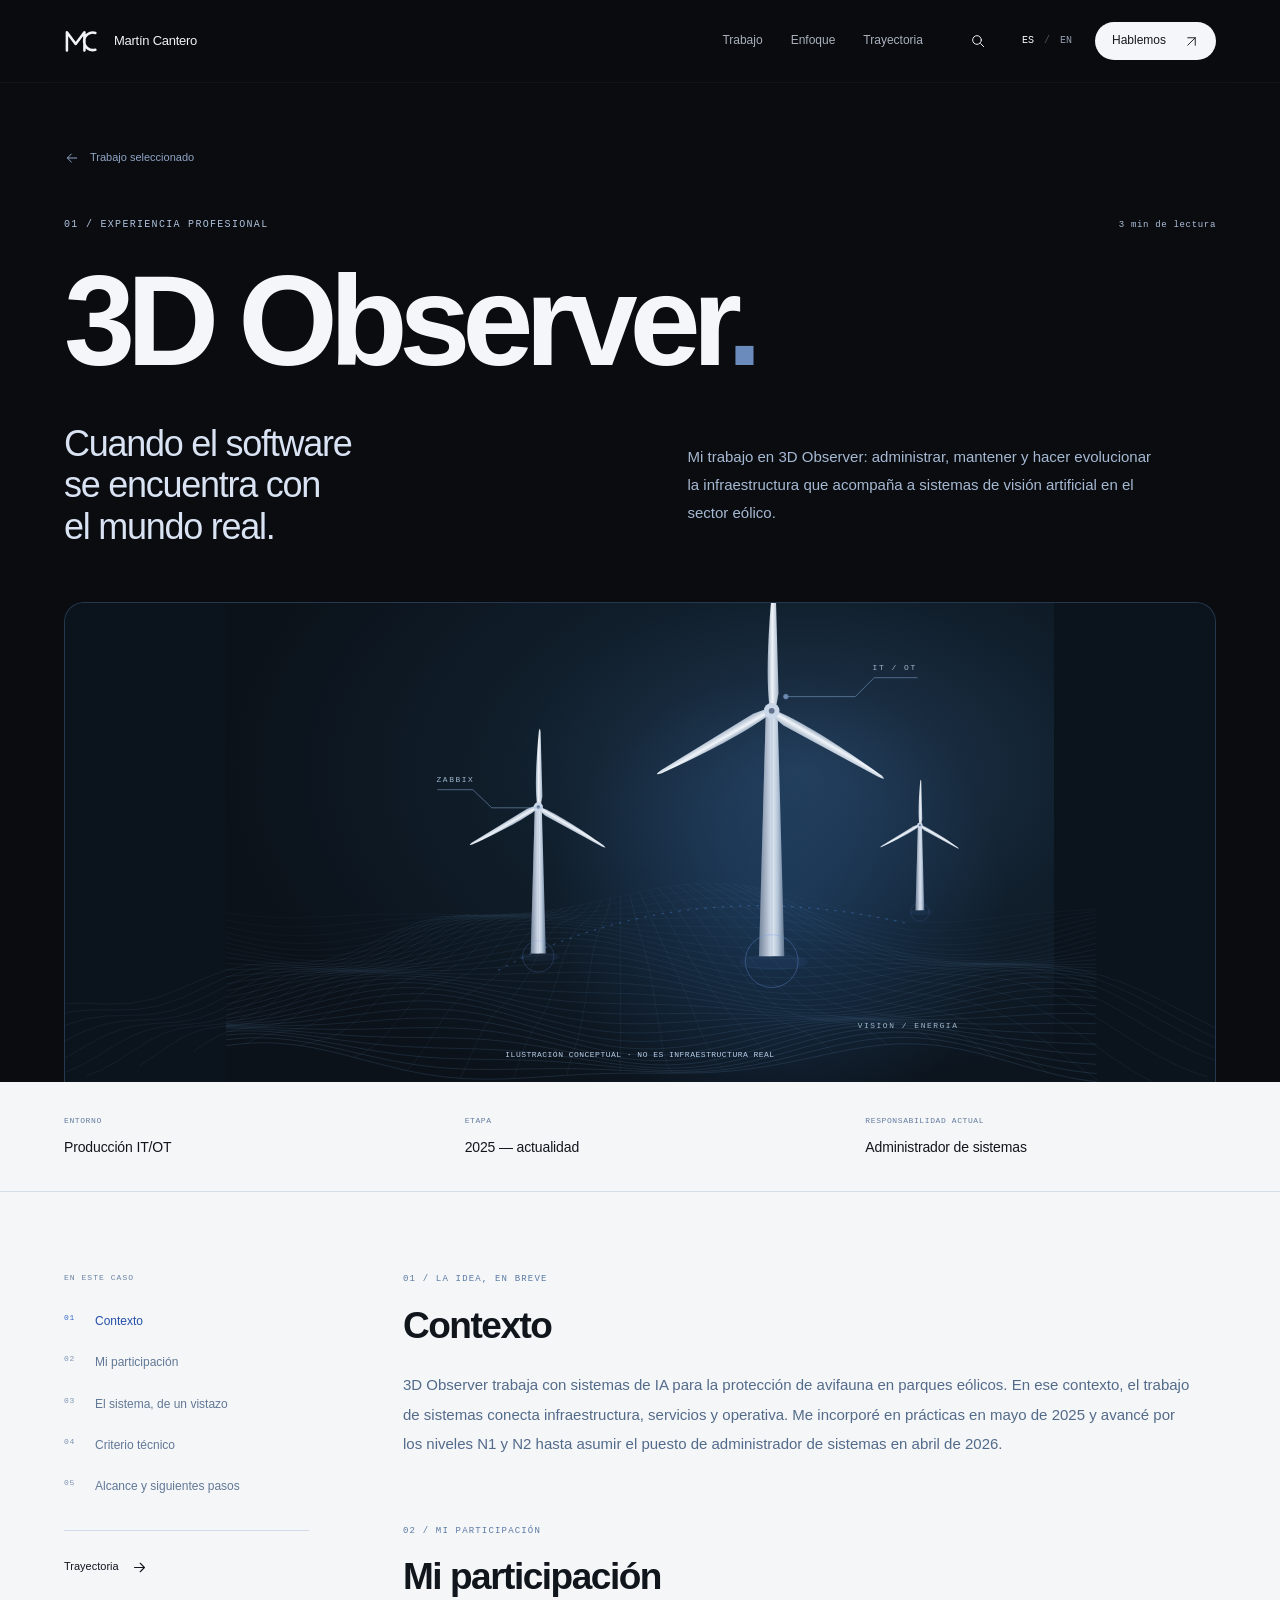
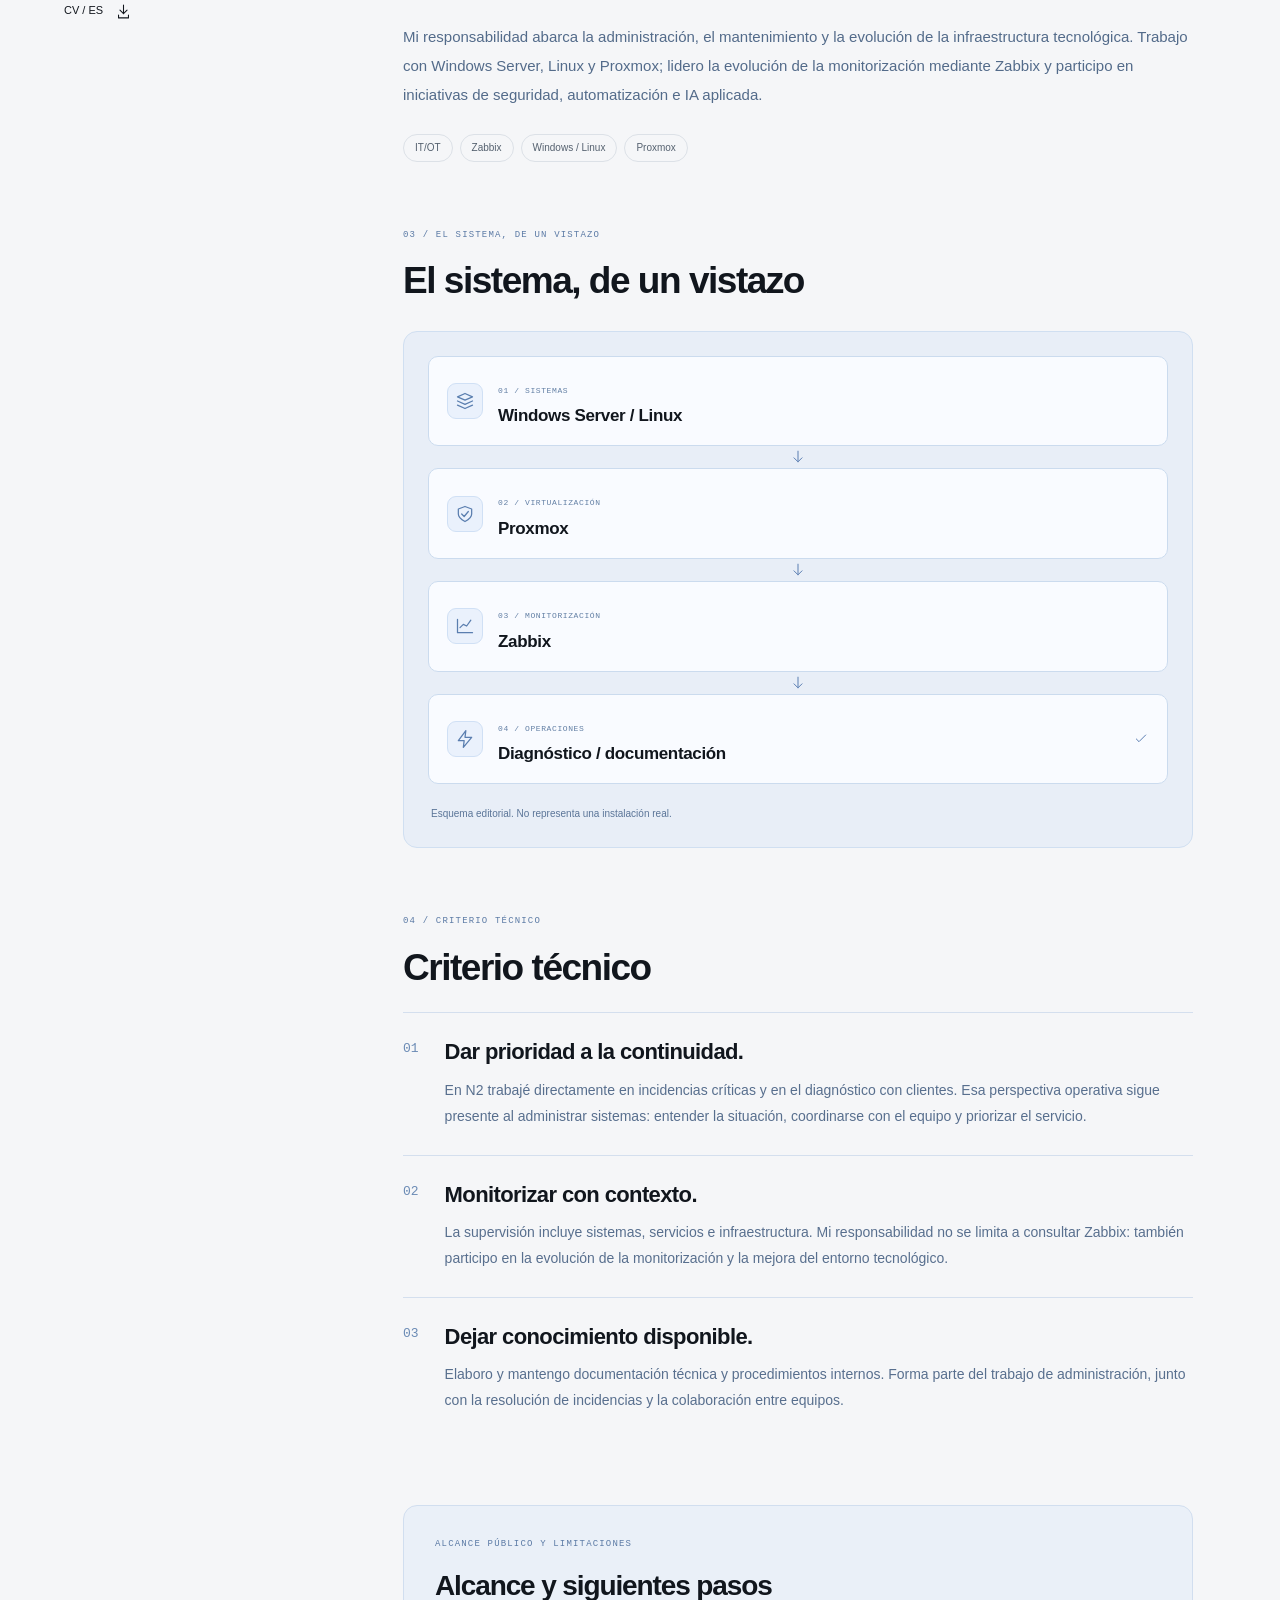
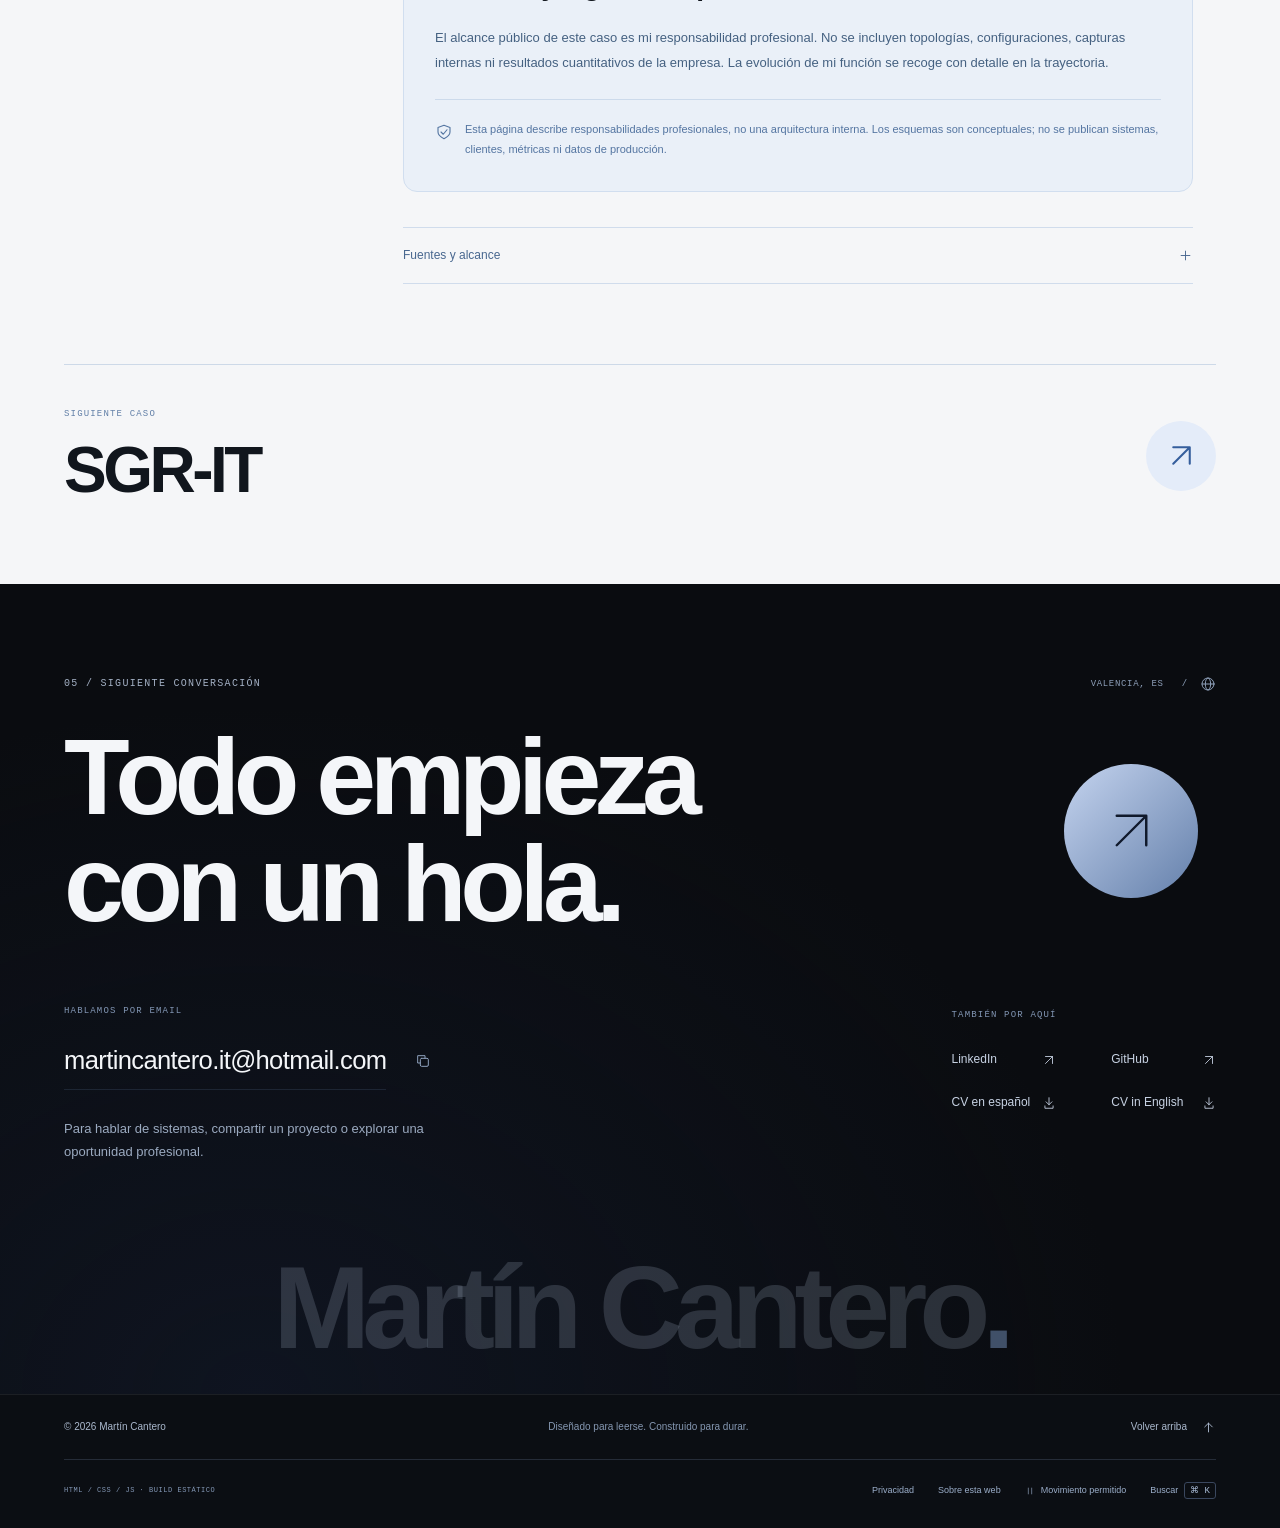
<file: es/trabajo/3d-observer/index.html>
<!doctype html><html lang="es"><head><meta charset="utf-8"><meta name="viewport" content="width=device-width,initial-scale=1"><title>3D Observer - Martín Cantero</title><meta name="description" content="Sistemas IT/OT para un entorno de visión artificial y energías renovables."><meta name="theme-color" content="#0a0c10"><meta name="color-scheme" content="light dark"><meta name="referrer" content="strict-origin-when-cross-origin"><link rel="canonical" href="https://martiincantero.github.io/es/trabajo/3d-observer/"><link rel="alternate" hreflang="es" href="https://martiincantero.github.io/es/trabajo/3d-observer/"><link rel="alternate" hreflang="en" href="https://martiincantero.github.io/en/work/3d-observer/"><link rel="alternate" hreflang="x-default" href="https://martiincantero.github.io/es/trabajo/3d-observer/"><meta property="og:type" content="website"><meta property="og:title" content="3D Observer - Martín Cantero"><meta property="og:description" content="Sistemas IT/OT para un entorno de visión artificial y energías renovables."><meta property="og:locale" content="es_ES"><meta property="og:locale:alternate" content="en_GB"><meta property="og:url" content="https://martiincantero.github.io/es/trabajo/3d-observer/"><meta property="og:image" content="https://martiincantero.github.io/images/og-es.png"><meta property="og:image:width" content="1200"><meta property="og:image:height" content="630"><meta property="og:image:alt" content="Martín Cantero — Infraestructura con criterio."><meta name="twitter:card" content="summary_large_image"><link rel="icon" href="../../../favicon.svg" type="image/svg+xml"><link rel="stylesheet" href="../../../assets/site.8a98864c44.css"><script>try{if(matchMedia('(prefers-reduced-motion: reduce)').matches||localStorage.getItem('mc-motion')==='reduce')document.documentElement.classList.add('reduce-motion')}catch{}</script><script type="application/ld+json">{"@context":"https://schema.org","@type":"Person","name":"Martín Cantero","url":"https://martiincantero.github.io/es/","jobTitle":"Administrador de Sistemas IT/OT","description":"Administrador de Sistemas IT/OT en Valencia. Infraestructura de producción, Windows Server, Linux, Proxmox, Zabbix, seguridad y automatización.","sameAs":["https://github.com/martiincantero","https://www.linkedin.com/in/martiincantero/"],"knowsAbout":["Windows Server","Linux","Proxmox","Zabbix","IT/OT"]}</script><script defer src="../../../assets/main.portable.fea59c9a5c.js"></script></head><body id="top" data-page="case" data-base="/" ><a class="skip-link" href="#main">Saltar al contenido</a><div class="reading-line" aria-hidden="true"></div>
 <header class="site-header"><div class="header-inner wrap"><a class="brand" href="../../index.html" aria-label="Ir al inicio"><svg class="monogram " viewBox="0 0 48 40" fill="none" aria-hidden="true"><path d="M4 33V8l12 16L28 8v25M43 9a12 12 0 1 0 0 23" stroke="currentColor" stroke-width="3.5" stroke-linejoin="round" stroke-linecap="round"/></svg><span>Mart&#237;n Cantero</span></a><nav class="desktop-nav" aria-label="Navegación principal"><a href="../../index.html#work" data-nav-link="work">Trabajo</a><a href="../../index.html#expertise" data-nav-link="expertise">Enfoque</a><a href="../../index.html#experience" data-nav-link="experience">Trayectoria</a></nav><div class="header-actions"><button class="icon-button search-trigger js-only" type="button" data-open="command" aria-label="Buscar" title="Buscar (Ctrl / Cmd + K)"><svg class="icon " viewBox="0 0 24 24" fill="none" stroke="currentColor" stroke-width="1.5" stroke-linecap="round" stroke-linejoin="round" aria-hidden="true"><circle cx="10.5" cy="10.5" r="6.5"/><path d="m16 16 4.5 4.5"/></svg></button><nav class="language-switch" aria-label="Idioma"><a href="./index.html" lang="es" hreflang="es" data-language="es" aria-current="true">ES</a><span aria-hidden="true">/</span><a href="../../../en/work/3d-observer/index.html" lang="en" hreflang="en" data-language="en" >EN</a></nav><a class="header-contact" href="../../index.html#contact">Hablemos<svg class="icon " viewBox="0 0 24 24" fill="none" stroke="currentColor" stroke-width="1.5" stroke-linecap="round" stroke-linejoin="round" aria-hidden="true"><path d="m6 18 12-12M6 6h12v12"/></svg></a><button class="menu-trigger icon-button js-only" type="button" data-open="menu" aria-label="Menú"><span></span><span></span></button></div></div><nav class="no-js-nav wrap" aria-label="Navegar"><a href="../../index.html#work">Trabajo</a><a href="../../index.html#expertise">Enfoque</a><a href="../../index.html#experience">Trayectoria</a><a href="../../index.html#about">Sobre mí</a><a href="../../index.html#contact">Hablemos</a></nav></header><main id="main"><section class="case-top dark"><div class="wrap"><a class="back-link" href="../../index.html#work"><svg class="icon " viewBox="0 0 24 24" fill="none" stroke="currentColor" stroke-width="1.5" stroke-linecap="round" stroke-linejoin="round" aria-hidden="true"><path d="M19 12H5m6-6-6 6 6 6"/></svg>Trabajo seleccionado</a><div class="case-heading-row"><p class="eyebrow">01 / Experiencia profesional</p><span class="mono">3 min de lectura</span></div><h1>3D Observer<span>.</span></h1><div class="case-intro"><p class="case-statement">Cuando el software<br>se encuentra con<br>el mundo real.</p><p>Mi trabajo en 3D Observer: administrar, mantener y hacer evolucionar la infraestructura que acompaña a sistemas de visión artificial en el sector eólico.</p></div><figure class="case-cover case-cover-observer"><svg class="wind-art" viewBox="0 0 1050 650" fill="none" aria-hidden="true"><defs><radialGradient id="case-3d-observer-sky" cx="70%" cy="36%" r="70%"><stop stop-color="#203852"/><stop offset=".52" stop-color="#101e2b"/><stop offset="1" stop-color="#0b121a"/></radialGradient><linearGradient id="case-3d-observer-metal"><stop stop-color="#536377"/><stop offset=".45" stop-color="#f1f5fa"/><stop offset=".75" stop-color="#b2c3d7"/><stop offset="1" stop-color="#5d728b"/></linearGradient><linearGradient id="case-3d-observer-blade" x1="-6" y1="0" x2="7" y2="0" gradientUnits="userSpaceOnUse"><stop stop-color="#7b92ac"/><stop offset=".5" stop-color="#f1f5fa"/><stop offset="1" stop-color="#a5b5c8"/></linearGradient><radialGradient id="case-3d-observer-halo"><stop stop-color="#4295f9" stop-opacity=".18"/><stop offset="1" stop-color="#4295f9" stop-opacity="0"/></radialGradient></defs><path fill="url(#case-3d-observer-sky)" d="M0 0h1050v650H0z"/><circle cx="700" cy="405" r="290" fill="url(#case-3d-observer-halo)"/><g stroke="#6591bd" stroke-width=".6"><path d="M0.0,414.0 L16.0,416.3 L32.0,418.0 L48.0,419.3 L64.0,420.0 L80.0,420.2 L96.0,420.1 L112.0,419.6 L128.0,419.0 L144.0,418.3 L160.0,417.5 L176.0,416.8 L192.0,416.3 L208.0,415.9 L224.0,415.7 L240.0,415.7 L256.0,415.9 L272.0,416.1 L288.0,416.4 L304.0,416.7 L320.0,416.8 L336.0,416.7 L352.0,416.2 L368.0,415.4 L384.0,414.2 L400.0,412.5 L416.0,410.3 L432.0,407.6 L448.0,404.6 L464.0,401.2 L480.0,397.6 L496.0,393.9 L512.0,390.2 L528.0,386.7 L544.0,383.6 L560.0,380.9 L576.0,378.7 L592.0,377.3 L608.0,376.6 L624.0,376.8 L640.0,377.8 L656.0,379.6 L672.0,382.1 L688.0,385.3 L704.0,389.1 L720.0,393.3 L736.0,397.7 L752.0,402.2 L768.0,406.7 L784.0,411.0 L800.0,414.9 L816.0,418.4 L832.0,421.3 L848.0,423.5 L864.0,425.1 L880.0,426.0 L896.0,426.3 L912.0,425.9 L928.0,425.1 L944.0,423.9 L960.0,422.4 L976.0,420.6 L992.0,418.8 L1008.0,417.1 L1024.0,415.4 L1040.0,413.9 L1056.0,412.7 L1072.0,411.6 L1088.0,410.8 L1104.0,410.2" opacity="0.10"/><path d="M0.0,423.4 L16.0,426.4 L32.0,428.8 L48.0,430.6 L64.0,431.7 L80.0,432.1 L96.0,432.1 L112.0,431.5 L128.0,430.5 L144.0,429.1 L160.0,427.7 L176.0,426.1 L192.0,424.5 L208.0,423.0 L224.0,421.7 L240.0,420.6 L256.0,419.7 L272.0,419.1 L288.0,418.6 L304.0,418.3 L320.0,418.0 L336.0,417.8 L352.0,417.4 L368.0,416.9 L384.0,416.2 L400.0,415.1 L416.0,413.7 L432.0,411.9 L448.0,409.8 L464.0,407.3 L480.0,404.6 L496.0,401.7 L512.0,398.6 L528.0,395.7 L544.0,392.8 L560.0,390.3 L576.0,388.2 L592.0,386.7 L608.0,385.8 L624.0,385.6 L640.0,386.2 L656.0,387.5 L672.0,389.7 L688.0,392.5 L704.0,396.0 L720.0,400.0 L736.0,404.4 L752.0,409.1 L768.0,413.8 L784.0,418.4 L800.0,422.8 L816.0,426.7 L832.0,430.1 L848.0,432.9 L864.0,435.0 L880.0,436.4 L896.0,437.0 L912.0,436.9 L928.0,436.1 L944.0,434.7 L960.0,432.8 L976.0,430.5 L992.0,428.0 L1008.0,425.4 L1024.0,422.8 L1040.0,420.3 L1056.0,417.9 L1072.0,415.9 L1088.0,414.1 L1104.0,412.7" opacity="0.11"/><path d="M0.0,431.8 L16.0,435.4 L32.0,438.3 L48.0,440.6 L64.0,442.2 L80.0,443.0 L96.0,443.2 L112.0,442.6 L128.0,441.5 L144.0,439.9 L160.0,437.8 L176.0,435.6 L192.0,433.2 L208.0,430.7 L224.0,428.4 L240.0,426.2 L256.0,424.3 L272.0,422.6 L288.0,421.3 L304.0,420.2 L320.0,419.4 L336.0,418.8 L352.0,418.3 L368.0,417.9 L384.0,417.5 L400.0,417.0 L416.0,416.3 L432.0,415.4 L448.0,414.2 L464.0,412.7 L480.0,411.0 L496.0,409.0 L512.0,406.9 L528.0,404.7 L544.0,402.5 L560.0,400.4 L576.0,398.6 L592.0,397.2 L608.0,396.2 L624.0,395.8 L640.0,396.0 L656.0,396.9 L672.0,398.6 L688.0,400.9 L704.0,404.0 L720.0,407.5 L736.0,411.6 L752.0,416.0 L768.0,420.6 L784.0,425.3 L800.0,429.8 L816.0,434.0 L832.0,437.8 L848.0,441.0 L864.0,443.6 L880.0,445.4 L896.0,446.4 L912.0,446.6 L928.0,446.0 L944.0,444.6 L960.0,442.7 L976.0,440.1 L992.0,437.2 L1008.0,433.9 L1024.0,430.6 L1040.0,427.2 L1056.0,423.9 L1072.0,420.9 L1088.0,418.2 L1104.0,415.9" opacity="0.12"/><path d="M0.0,439.2 L16.0,443.1 L32.0,446.6 L48.0,449.3 L64.0,451.4 L80.0,452.6 L96.0,453.1 L112.0,452.8 L128.0,451.7 L144.0,450.0 L160.0,447.7 L176.0,445.0 L192.0,442.0 L208.0,438.8 L224.0,435.6 L240.0,432.5 L256.0,429.6 L272.0,426.9 L288.0,424.6 L304.0,422.7 L320.0,421.2 L336.0,420.1 L352.0,419.3 L368.0,418.8 L384.0,418.6 L400.0,418.4 L416.0,418.3 L432.0,418.1 L448.0,417.8 L464.0,417.3 L480.0,416.7 L496.0,415.8 L512.0,414.7 L528.0,413.5 L544.0,412.2 L560.0,410.8 L576.0,409.5 L592.0,408.4 L608.0,407.6 L624.0,407.1 L640.0,407.1 L656.0,407.7 L672.0,408.9 L688.0,410.6 L704.0,413.0 L720.0,416.0 L736.0,419.5 L752.0,423.4 L768.0,427.6 L784.0,432.0 L800.0,436.3 L816.0,440.5 L832.0,444.4 L848.0,447.9 L864.0,450.8 L880.0,452.9 L896.0,454.3 L912.0,454.9 L928.0,454.6 L944.0,453.5 L960.0,451.6 L976.0,449.1 L992.0,446.0 L1008.0,442.4 L1024.0,438.6 L1040.0,434.6 L1056.0,430.6 L1072.0,426.8 L1088.0,423.2 L1104.0,420.0" opacity="0.13"/><path d="M0.0,445.8 L16.0,449.9 L32.0,453.6 L48.0,456.7 L64.0,459.1 L80.0,460.7 L96.0,461.6 L112.0,461.6 L128.0,460.8 L144.0,459.2 L160.0,456.9 L176.0,454.0 L192.0,450.7 L208.0,447.0 L224.0,443.2 L240.0,439.4 L256.0,435.6 L272.0,432.1 L288.0,428.9 L304.0,426.2 L320.0,423.9 L336.0,422.2 L352.0,420.9 L368.0,420.1 L384.0,419.8 L400.0,419.8 L416.0,420.0 L432.0,420.4 L448.0,420.9 L464.0,421.3 L480.0,421.7 L496.0,421.9 L512.0,422.0 L528.0,421.9 L544.0,421.6 L560.0,421.1 L576.0,420.6 L592.0,420.1 L608.0,419.6 L624.0,419.3 L640.0,419.3 L656.0,419.6 L672.0,420.3 L688.0,421.6 L704.0,423.3 L720.0,425.5 L736.0,428.3 L752.0,431.5 L768.0,435.0 L784.0,438.8 L800.0,442.7 L816.0,446.6 L832.0,450.3 L848.0,453.7 L864.0,456.7 L880.0,459.0 L896.0,460.7 L912.0,461.6 L928.0,461.7 L944.0,461.0 L960.0,459.4 L976.0,457.0 L992.0,454.0 L1008.0,450.4 L1024.0,446.4 L1040.0,442.1 L1056.0,437.7 L1072.0,433.3 L1088.0,429.1 L1104.0,425.2" opacity="0.14"/><path d="M0.0,452.0 L16.0,455.9 L32.0,459.6 L48.0,462.8 L64.0,465.4 L80.0,467.3 L96.0,468.5 L112.0,468.9 L128.0,468.5 L144.0,467.2 L160.0,465.1 L176.0,462.3 L192.0,458.9 L208.0,455.1 L224.0,450.9 L240.0,446.6 L256.0,442.3 L272.0,438.1 L288.0,434.2 L304.0,430.7 L320.0,427.7 L336.0,425.3 L352.0,423.4 L368.0,422.2 L384.0,421.6 L400.0,421.5 L416.0,421.9 L432.0,422.7 L448.0,423.7 L464.0,424.9 L480.0,426.2 L496.0,427.5 L512.0,428.6 L528.0,429.6 L544.0,430.4 L560.0,431.0 L576.0,431.4 L592.0,431.7 L608.0,431.8 L624.0,431.9 L640.0,432.0 L656.0,432.3 L672.0,432.7 L688.0,433.5 L704.0,434.6 L720.0,436.1 L736.0,438.0 L752.0,440.3 L768.0,443.0 L784.0,446.0 L800.0,449.1 L816.0,452.4 L832.0,455.7 L848.0,458.8 L864.0,461.5 L880.0,463.9 L896.0,465.7 L912.0,466.9 L928.0,467.3 L944.0,466.9 L960.0,465.7 L976.0,463.8 L992.0,461.1 L1008.0,457.7 L1024.0,453.8 L1040.0,449.5 L1056.0,444.9 L1072.0,440.2 L1088.0,435.6 L1104.0,431.3" opacity="0.15"/><path d="M0.0,458.1 L16.0,461.6 L32.0,464.9 L48.0,467.9 L64.0,470.5 L80.0,472.6 L96.0,474.0 L112.0,474.7 L128.0,474.6 L144.0,473.7 L160.0,472.0 L176.0,469.5 L192.0,466.4 L208.0,462.6 L224.0,458.4 L240.0,454.0 L256.0,449.3 L272.0,444.7 L288.0,440.3 L304.0,436.2 L320.0,432.6 L336.0,429.5 L352.0,427.1 L368.0,425.4 L384.0,424.4 L400.0,424.1 L416.0,424.4 L432.0,425.3 L448.0,426.7 L464.0,428.4 L480.0,430.4 L496.0,432.5 L512.0,434.7 L528.0,436.7 L544.0,438.6 L560.0,440.3 L576.0,441.7 L592.0,442.9 L608.0,443.7 L624.0,444.4 L640.0,444.9 L656.0,445.3 L672.0,445.7 L688.0,446.2 L704.0,446.8 L720.0,447.6 L736.0,448.7 L752.0,450.1 L768.0,451.8 L784.0,453.8 L800.0,456.0 L816.0,458.4 L832.0,460.9 L848.0,463.4 L864.0,465.8 L880.0,467.9 L896.0,469.6 L912.0,470.8 L928.0,471.4 L944.0,471.4 L960.0,470.6 L976.0,469.1 L992.0,466.9 L1008.0,464.0 L1024.0,460.5 L1040.0,456.4 L1056.0,452.0 L1072.0,447.4 L1088.0,442.7 L1104.0,438.1" opacity="0.16"/><path d="M0.0,464.4 L16.0,467.1 L32.0,469.8 L48.0,472.4 L64.0,474.7 L80.0,476.7 L96.0,478.2 L112.0,479.1 L128.0,479.3 L144.0,478.8 L160.0,477.5 L176.0,475.5 L192.0,472.7 L208.0,469.3 L224.0,465.4 L240.0,461.1 L256.0,456.5 L272.0,451.8 L288.0,447.1 L304.0,442.7 L320.0,438.6 L336.0,435.1 L352.0,432.2 L368.0,430.0 L384.0,428.5 L400.0,427.8 L416.0,427.9 L432.0,428.7 L448.0,430.2 L464.0,432.2 L480.0,434.7 L496.0,437.4 L512.0,440.3 L528.0,443.3 L544.0,446.1 L560.0,448.8 L576.0,451.3 L592.0,453.4 L608.0,455.1 L624.0,456.5 L640.0,457.6 L656.0,458.3 L672.0,458.8 L688.0,459.2 L704.0,459.5 L720.0,459.8 L736.0,460.1 L752.0,460.7 L768.0,461.4 L784.0,462.3 L800.0,463.5 L816.0,464.8 L832.0,466.4 L848.0,468.0 L864.0,469.7 L880.0,471.3 L896.0,472.6 L912.0,473.7 L928.0,474.4 L944.0,474.6 L960.0,474.1 L976.0,473.1 L992.0,471.4 L1008.0,469.1 L1024.0,466.1 L1040.0,462.6 L1056.0,458.7 L1072.0,454.4 L1088.0,449.9 L1104.0,445.4" opacity="0.17"/><path d="M0.0,471.2 L16.0,472.9 L32.0,474.7 L48.0,476.6 L64.0,478.4 L80.0,480.0 L96.0,481.3 L112.0,482.2 L128.0,482.6 L144.0,482.4 L160.0,481.6 L176.0,480.1 L192.0,477.9 L208.0,475.0 L224.0,471.6 L240.0,467.7 L256.0,463.4 L272.0,458.9 L288.0,454.4 L304.0,449.9 L320.0,445.7 L336.0,441.8 L352.0,438.6 L368.0,435.9 L384.0,434.1 L400.0,433.0 L416.0,432.7 L432.0,433.3 L448.0,434.6 L464.0,436.7 L480.0,439.3 L496.0,442.4 L512.0,445.8 L528.0,449.4 L544.0,453.1 L560.0,456.6 L576.0,460.0 L592.0,463.0 L608.0,465.6 L624.0,467.8 L640.0,469.6 L656.0,470.8 L672.0,471.7 L688.0,472.1 L704.0,472.3 L720.0,472.2 L736.0,472.0 L752.0,471.8 L768.0,471.6 L784.0,471.5 L800.0,471.6 L816.0,471.8 L832.0,472.3 L848.0,472.9 L864.0,473.7 L880.0,474.5 L896.0,475.3 L912.0,476.0 L928.0,476.5 L944.0,476.7 L960.0,476.5 L976.0,475.8 L992.0,474.7 L1008.0,472.9 L1024.0,470.7 L1040.0,467.9 L1056.0,464.6 L1072.0,460.9 L1088.0,457.0 L1104.0,452.9" opacity="0.18"/><path d="M0.0,478.5 L16.0,479.2 L32.0,480.0 L48.0,480.9 L64.0,481.9 L80.0,482.9 L96.0,483.8 L112.0,484.5 L128.0,484.9 L144.0,484.9 L160.0,484.4 L176.0,483.3 L192.0,481.7 L208.0,479.5 L224.0,476.8 L240.0,473.5 L256.0,469.9 L272.0,465.9 L288.0,461.7 L304.0,457.5 L320.0,453.4 L336.0,449.6 L352.0,446.1 L368.0,443.3 L384.0,441.1 L400.0,439.6 L416.0,439.0 L432.0,439.2 L448.0,440.3 L464.0,442.1 L480.0,444.7 L496.0,447.9 L512.0,451.5 L528.0,455.5 L544.0,459.7 L560.0,463.9 L576.0,467.9 L592.0,471.7 L608.0,475.2 L624.0,478.2 L640.0,480.6 L656.0,482.5 L672.0,483.8 L688.0,484.5 L704.0,484.7 L720.0,484.5 L736.0,484.0 L752.0,483.2 L768.0,482.3 L784.0,481.3 L800.0,480.3 L816.0,479.5 L832.0,478.8 L848.0,478.3 L864.0,478.0 L880.0,477.9 L896.0,477.9 L912.0,478.0 L928.0,478.1 L944.0,478.1 L960.0,478.0 L976.0,477.5 L992.0,476.8 L1008.0,475.7 L1024.0,474.1 L1040.0,472.1 L1056.0,469.6 L1072.0,466.8 L1088.0,463.6 L1104.0,460.2" opacity="0.19"/><path d="M0.0,486.5 L16.0,486.0 L32.0,485.7 L48.0,485.6 L64.0,485.7 L80.0,485.9 L96.0,486.1 L112.0,486.3 L128.0,486.5 L144.0,486.5 L160.0,486.2 L176.0,485.5 L192.0,484.4 L208.0,482.9 L224.0,480.9 L240.0,478.5 L256.0,475.6 L272.0,472.3 L288.0,468.8 L304.0,465.2 L320.0,461.5 L336.0,458.0 L352.0,454.7 L368.0,451.8 L384.0,449.5 L400.0,447.8 L416.0,446.8 L432.0,446.7 L448.0,447.4 L464.0,448.9 L480.0,451.2 L496.0,454.2 L512.0,457.7 L528.0,461.8 L544.0,466.2 L560.0,470.7 L576.0,475.2 L592.0,479.6 L608.0,483.7 L624.0,487.4 L640.0,490.5 L656.0,493.0 L672.0,494.8 L688.0,495.9 L704.0,496.4 L720.0,496.3 L736.0,495.6 L752.0,494.5 L768.0,493.1 L784.0,491.4 L800.0,489.6 L816.0,487.7 L832.0,486.0 L848.0,484.4 L864.0,483.0 L880.0,481.8 L896.0,480.9 L912.0,480.2 L928.0,479.7 L944.0,479.3 L960.0,479.0 L976.0,478.6 L992.0,478.2 L1008.0,477.5 L1024.0,476.6 L1040.0,475.3 L1056.0,473.8 L1072.0,471.9 L1088.0,469.7 L1104.0,467.2" opacity="0.20"/><path d="M0.0,495.1 L16.0,493.5 L32.0,492.1 L48.0,490.9 L64.0,489.9 L80.0,489.1 L96.0,488.5 L112.0,488.1 L128.0,487.9 L144.0,487.6 L160.0,487.3 L176.0,486.8 L192.0,486.2 L208.0,485.3 L224.0,484.0 L240.0,482.4 L256.0,480.4 L272.0,478.1 L288.0,475.5 L304.0,472.7 L320.0,469.7 L336.0,466.7 L352.0,463.9 L368.0,461.2 L384.0,459.0 L400.0,457.3 L416.0,456.1 L432.0,455.7 L448.0,456.0 L464.0,457.1 L480.0,458.9 L496.0,461.5 L512.0,464.8 L528.0,468.7 L544.0,472.9 L560.0,477.5 L576.0,482.2 L592.0,486.9 L608.0,491.3 L624.0,495.5 L640.0,499.1 L656.0,502.2 L672.0,504.5 L688.0,506.1 L704.0,507.0 L720.0,507.1 L736.0,506.6 L752.0,505.4 L768.0,503.6 L784.0,501.4 L800.0,499.0 L816.0,496.4 L832.0,493.7 L848.0,491.1 L864.0,488.6 L880.0,486.4 L896.0,484.5 L912.0,482.9 L928.0,481.7 L944.0,480.7 L960.0,480.0 L976.0,479.5 L992.0,479.1 L1008.0,478.7 L1024.0,478.3 L1040.0,477.8 L1056.0,477.1 L1072.0,476.1 L1088.0,474.9 L1104.0,473.5" opacity="0.21"/><path d="M0.0,504.1 L16.0,501.6 L32.0,499.2 L48.0,496.9 L64.0,494.8 L80.0,493.0 L96.0,491.5 L112.0,490.3 L128.0,489.4 L144.0,488.7 L160.0,488.2 L176.0,487.8 L192.0,487.4 L208.0,486.9 L224.0,486.3 L240.0,485.5 L256.0,484.4 L272.0,483.1 L288.0,481.5 L304.0,479.7 L320.0,477.7 L336.0,475.5 L352.0,473.3 L368.0,471.2 L384.0,469.4 L400.0,467.8 L416.0,466.6 L432.0,466.0 L448.0,466.0 L464.0,466.7 L480.0,468.1 L496.0,470.2 L512.0,473.0 L528.0,476.3 L544.0,480.2 L560.0,484.5 L576.0,489.1 L592.0,493.7 L608.0,498.3 L624.0,502.6 L640.0,506.6 L656.0,510.0 L672.0,512.9 L688.0,514.9 L704.0,516.2 L720.0,516.7 L736.0,516.4 L752.0,515.3 L768.0,513.5 L784.0,511.1 L800.0,508.3 L816.0,505.1 L832.0,501.8 L848.0,498.3 L864.0,495.0 L880.0,491.8 L896.0,489.0 L912.0,486.5 L928.0,484.4 L944.0,482.7 L960.0,481.5 L976.0,480.6 L992.0,480.1 L1008.0,479.8 L1024.0,479.7 L1040.0,479.7 L1056.0,479.7 L1072.0,479.7 L1088.0,479.5 L1104.0,479.1" opacity="0.22"/><path d="M0.0,513.1 L16.0,510.0 L32.0,506.7 L48.0,503.5 L64.0,500.5 L80.0,497.7 L96.0,495.2 L112.0,493.2 L128.0,491.5 L144.0,490.2 L160.0,489.3 L176.0,488.7 L192.0,488.4 L208.0,488.2 L224.0,488.0 L240.0,487.9 L256.0,487.7 L272.0,487.4 L288.0,486.8 L304.0,486.1 L320.0,485.1 L336.0,484.0 L352.0,482.7 L368.0,481.4 L384.0,480.1 L400.0,479.0 L416.0,478.0 L432.0,477.5 L448.0,477.3 L464.0,477.7 L480.0,478.6 L496.0,480.1 L512.0,482.3 L528.0,485.1 L544.0,488.3 L560.0,492.1 L576.0,496.2 L592.0,500.5 L608.0,504.8 L624.0,509.1 L640.0,513.1 L656.0,516.8 L672.0,519.8 L688.0,522.3 L704.0,523.9 L720.0,524.8 L736.0,524.8 L752.0,524.0 L768.0,522.4 L784.0,520.1 L800.0,517.1 L816.0,513.7 L832.0,509.9 L848.0,505.9 L864.0,501.9 L880.0,498.0 L896.0,494.3 L912.0,490.9 L928.0,488.0 L944.0,485.6 L960.0,483.7 L976.0,482.4 L992.0,481.5 L1008.0,481.2 L1024.0,481.2 L1040.0,481.5 L1056.0,482.1 L1072.0,482.7 L1088.0,483.4 L1104.0,484.1" opacity="0.23"/><path d="M0.0,521.9 L16.0,518.4 L32.0,514.6 L48.0,510.7 L64.0,506.8 L80.0,503.2 L96.0,499.9 L112.0,496.9 L128.0,494.5 L144.0,492.5 L160.0,491.1 L176.0,490.1 L192.0,489.6 L208.0,489.5 L224.0,489.6 L240.0,490.0 L256.0,490.5 L272.0,491.0 L288.0,491.5 L304.0,491.8 L320.0,492.0 L336.0,492.0 L352.0,491.8 L368.0,491.4 L384.0,490.9 L400.0,490.4 L416.0,490.0 L432.0,489.6 L448.0,489.5 L464.0,489.7 L480.0,490.3 L496.0,491.3 L512.0,492.8 L528.0,494.9 L544.0,497.4 L560.0,500.4 L576.0,503.8 L592.0,507.5 L608.0,511.3 L624.0,515.2 L640.0,519.0 L656.0,522.5 L672.0,525.6 L688.0,528.2 L704.0,530.2 L720.0,531.3 L736.0,531.7 L752.0,531.3 L768.0,530.0 L784.0,527.9 L800.0,525.1 L816.0,521.7 L832.0,517.8 L848.0,513.6 L864.0,509.2 L880.0,504.7 L896.0,500.4 L912.0,496.4 L928.0,492.7 L944.0,489.6 L960.0,487.1 L976.0,485.2 L992.0,483.9 L1008.0,483.2 L1024.0,483.2 L1040.0,483.6 L1056.0,484.5 L1072.0,485.7 L1088.0,487.1 L1104.0,488.6" opacity="0.24"/><path d="M0.0,530.2 L16.0,526.5 L32.0,522.4 L48.0,518.1 L64.0,513.7 L80.0,509.4 L96.0,505.4 L112.0,501.7 L128.0,498.5 L144.0,495.9 L160.0,493.8 L176.0,492.4 L192.0,491.5 L208.0,491.3 L224.0,491.5 L240.0,492.2 L256.0,493.1 L272.0,494.3 L288.0,495.6 L304.0,497.0 L320.0,498.2 L336.0,499.3 L352.0,500.2 L368.0,500.9 L384.0,501.5 L400.0,501.8 L416.0,502.0 L432.0,502.1 L448.0,502.2 L464.0,502.4 L480.0,502.8 L496.0,503.5 L512.0,504.4 L528.0,505.8 L544.0,507.5 L560.0,509.6 L576.0,512.1 L592.0,515.0 L608.0,518.1 L624.0,521.3 L640.0,524.5 L656.0,527.6 L672.0,530.5 L688.0,533.1 L704.0,535.1 L720.0,536.4 L736.0,537.1 L752.0,537.0 L768.0,536.2 L784.0,534.5 L800.0,532.0 L816.0,528.9 L832.0,525.2 L848.0,521.0 L864.0,516.5 L880.0,511.8 L896.0,507.2 L912.0,502.7 L928.0,498.5 L944.0,494.8 L960.0,491.7 L976.0,489.2 L992.0,487.4 L1008.0,486.3 L1024.0,486.0 L1040.0,486.4 L1056.0,487.3 L1072.0,488.8 L1088.0,490.7 L1104.0,492.9" opacity="0.25"/><path d="M0.0,537.5 L16.0,533.9 L32.0,529.9 L48.0,525.5 L64.0,520.9 L80.0,516.3 L96.0,511.7 L112.0,507.5 L128.0,503.7 L144.0,500.4 L160.0,497.8 L176.0,495.8 L192.0,494.5 L208.0,494.0 L224.0,494.1 L240.0,494.8 L256.0,496.0 L272.0,497.6 L288.0,499.6 L304.0,501.7 L320.0,503.9 L336.0,506.0 L352.0,508.0 L368.0,509.8 L384.0,511.4 L400.0,512.7 L416.0,513.7 L432.0,514.4 L448.0,515.0 L464.0,515.5 L480.0,515.9 L496.0,516.3 L512.0,516.8 L528.0,517.6 L544.0,518.5 L560.0,519.8 L576.0,521.3 L592.0,523.1 L608.0,525.3 L624.0,527.6 L640.0,530.0 L656.0,532.5 L672.0,534.9 L688.0,537.0 L704.0,538.9 L720.0,540.3 L736.0,541.1 L752.0,541.3 L768.0,540.8 L784.0,539.6 L800.0,537.6 L816.0,535.0 L832.0,531.7 L848.0,527.8 L864.0,523.5 L880.0,519.0 L896.0,514.3 L912.0,509.6 L928.0,505.2 L944.0,501.1 L960.0,497.5 L976.0,494.5 L992.0,492.3 L1008.0,490.8 L1024.0,490.1 L1040.0,490.2 L1056.0,491.0 L1072.0,492.6 L1088.0,494.7 L1104.0,497.2" opacity="0.26"/><path d="M0.0,543.7 L16.0,540.5 L32.0,536.8 L48.0,532.6 L64.0,528.1 L80.0,523.4 L96.0,518.7 L112.0,514.2 L128.0,509.9 L144.0,506.2 L160.0,503.0 L176.0,500.6 L192.0,498.8 L208.0,497.9 L224.0,497.7 L240.0,498.3 L256.0,499.5 L272.0,501.3 L288.0,503.7 L304.0,506.3 L320.0,509.2 L336.0,512.2 L352.0,515.2 L368.0,518.0 L384.0,520.6 L400.0,522.8 L416.0,524.7 L432.0,526.3 L448.0,527.5 L464.0,528.4 L480.0,529.0 L496.0,529.4 L512.0,529.7 L528.0,529.9 L544.0,530.2 L560.0,530.7 L576.0,531.3 L592.0,532.1 L608.0,533.1 L624.0,534.4 L640.0,535.8 L656.0,537.4 L672.0,539.0 L688.0,540.6 L704.0,542.0 L720.0,543.2 L736.0,544.0 L752.0,544.4 L768.0,544.2 L784.0,543.3 L800.0,541.9 L816.0,539.8 L832.0,537.1 L848.0,533.8 L864.0,530.0 L880.0,525.8 L896.0,521.4 L912.0,516.9 L928.0,512.5 L944.0,508.3 L960.0,504.5 L976.0,501.3 L992.0,498.6 L1008.0,496.7 L1024.0,495.6 L1040.0,495.4 L1056.0,496.0 L1072.0,497.3 L1088.0,499.4 L1104.0,502.1" opacity="0.27"/><path d="M0.0,548.5 L16.0,545.9 L32.0,542.7 L48.0,539.0 L64.0,534.9 L80.0,530.5 L96.0,525.9 L112.0,521.4 L128.0,517.1 L144.0,513.1 L160.0,509.6 L176.0,506.7 L192.0,504.6 L208.0,503.2 L224.0,502.7 L240.0,502.9 L256.0,504.0 L272.0,505.8 L288.0,508.3 L304.0,511.2 L320.0,514.6 L336.0,518.1 L352.0,521.8 L368.0,525.5 L384.0,528.9 L400.0,532.1 L416.0,534.9 L432.0,537.3 L448.0,539.2 L464.0,540.7 L480.0,541.7 L496.0,542.3 L512.0,542.5 L528.0,542.5 L544.0,542.3 L560.0,542.1 L576.0,541.8 L592.0,541.7 L608.0,541.6 L624.0,541.8 L640.0,542.1 L656.0,542.6 L672.0,543.3 L688.0,544.0 L704.0,544.8 L720.0,545.5 L736.0,546.1 L752.0,546.4 L768.0,546.3 L784.0,545.9 L800.0,544.9 L816.0,543.4 L832.0,541.3 L848.0,538.7 L864.0,535.6 L880.0,532.1 L896.0,528.3 L912.0,524.3 L928.0,520.2 L944.0,516.2 L960.0,512.5 L976.0,509.1 L992.0,506.3 L1008.0,504.1 L1024.0,502.7 L1040.0,502.1 L1056.0,502.3 L1072.0,503.3 L1088.0,505.2 L1104.0,507.8" opacity="0.28"/><path d="M0.0,552.2 L16.0,550.2 L32.0,547.7 L48.0,544.6 L64.0,541.1 L80.0,537.2 L96.0,533.1 L112.0,528.9 L128.0,524.8 L144.0,520.9 L160.0,517.3 L176.0,514.2 L192.0,511.8 L208.0,510.1 L224.0,509.1 L240.0,509.1 L256.0,509.8 L272.0,511.4 L288.0,513.7 L304.0,516.7 L320.0,520.2 L336.0,524.1 L352.0,528.2 L368.0,532.4 L384.0,536.6 L400.0,540.5 L416.0,544.2 L432.0,547.3 L448.0,550.0 L464.0,552.1 L480.0,553.6 L496.0,554.5 L512.0,554.9 L528.0,554.9 L544.0,554.4 L560.0,553.7 L576.0,552.8 L592.0,551.8 L608.0,550.8 L624.0,549.8 L640.0,549.0 L656.0,548.4 L672.0,548.0 L688.0,547.8 L704.0,547.7 L720.0,547.8 L736.0,547.8 L752.0,547.9 L768.0,547.8 L784.0,547.4 L800.0,546.8 L816.0,545.9 L832.0,544.5 L848.0,542.6 L864.0,540.4 L880.0,537.7 L896.0,534.7 L912.0,531.4 L928.0,527.9 L944.0,524.5 L960.0,521.1 L976.0,517.9 L992.0,515.1 L1008.0,512.9 L1024.0,511.2 L1040.0,510.3 L1056.0,510.2 L1072.0,510.8 L1088.0,512.3 L1104.0,514.6" opacity="0.29"/><path d="M0.0,554.6 L16.0,553.3 L32.0,551.5 L48.0,549.2 L64.0,546.5 L80.0,543.4 L96.0,540.0 L112.0,536.4 L128.0,532.8 L144.0,529.2 L160.0,525.8 L176.0,522.8 L192.0,520.3 L208.0,518.4 L224.0,517.2 L240.0,516.7 L256.0,517.1 L272.0,518.3 L288.0,520.3 L304.0,523.1 L320.0,526.5 L336.0,530.4 L352.0,534.7 L368.0,539.2 L384.0,543.7 L400.0,548.2 L416.0,552.4 L432.0,556.2 L448.0,559.6 L464.0,562.3 L480.0,564.4 L496.0,565.8 L512.0,566.5 L528.0,566.6 L544.0,566.1 L560.0,565.1 L576.0,563.8 L592.0,562.1 L608.0,560.3 L624.0,558.4 L640.0,556.6 L656.0,554.9 L672.0,553.4 L688.0,552.1 L704.0,551.0 L720.0,550.2 L736.0,549.6 L752.0,549.2 L768.0,548.8 L784.0,548.5 L800.0,548.0 L816.0,547.5 L832.0,546.7 L848.0,545.6 L864.0,544.2 L880.0,542.4 L896.0,540.4 L912.0,538.0 L928.0,535.4 L944.0,532.7 L960.0,529.9 L976.0,527.3 L992.0,524.8 L1008.0,522.7 L1024.0,521.0 L1040.0,519.9 L1056.0,519.5 L1072.0,519.8 L1088.0,520.9 L1104.0,522.7" opacity="0.30"/><path d="M0.0,556.2 L16.0,555.4 L32.0,554.3 L48.0,552.8 L64.0,551.0 L80.0,548.8 L96.0,546.4 L112.0,543.6 L128.0,540.7 L144.0,537.8 L160.0,534.9 L176.0,532.2 L192.0,529.8 L208.0,527.9 L224.0,526.6 L240.0,525.9 L256.0,525.9 L272.0,526.7 L288.0,528.3 L304.0,530.6 L320.0,533.7 L336.0,537.3 L352.0,541.5 L368.0,545.9 L384.0,550.6 L400.0,555.3 L416.0,559.9 L432.0,564.1 L448.0,568.0 L464.0,571.3 L480.0,573.9 L496.0,575.8 L512.0,576.9 L528.0,577.3 L544.0,577.0 L560.0,576.0 L576.0,574.4 L592.0,572.4 L608.0,570.0 L624.0,567.3 L640.0,564.6 L656.0,562.0 L672.0,559.4 L688.0,557.1 L704.0,555.0 L720.0,553.3 L736.0,551.9 L752.0,550.8 L768.0,550.0 L784.0,549.4 L800.0,548.9 L816.0,548.6 L832.0,548.2 L848.0,547.8 L864.0,547.1 L880.0,546.3 L896.0,545.3 L912.0,543.9 L928.0,542.4 L944.0,540.6 L960.0,538.8 L976.0,536.8 L992.0,534.9 L1008.0,533.2 L1024.0,531.8 L1040.0,530.7 L1056.0,530.2 L1072.0,530.2 L1088.0,530.8 L1104.0,532.2" opacity="0.31"/><path d="M0.0,557.2 L16.0,556.8 L32.0,556.3 L48.0,555.6 L64.0,554.7 L80.0,553.5 L96.0,552.0 L112.0,550.3 L128.0,548.4 L144.0,546.3 L160.0,544.2 L176.0,542.1 L192.0,540.1 L208.0,538.4 L224.0,537.1 L240.0,536.3 L256.0,536.1 L272.0,536.6 L288.0,537.7 L304.0,539.5 L320.0,542.0 L336.0,545.2 L352.0,548.9 L368.0,553.1 L384.0,557.5 L400.0,562.1 L416.0,566.8 L432.0,571.2 L448.0,575.3 L464.0,579.0 L480.0,582.0 L496.0,584.4 L512.0,585.9 L528.0,586.7 L544.0,586.7 L560.0,585.8 L576.0,584.3 L592.0,582.1 L608.0,579.4 L624.0,576.3 L640.0,573.0 L656.0,569.5 L672.0,566.1 L688.0,562.8 L704.0,559.8 L720.0,557.1 L736.0,554.9 L752.0,553.0 L768.0,551.6 L784.0,550.6 L800.0,550.0 L816.0,549.6 L832.0,549.5 L848.0,549.5 L864.0,549.5 L880.0,549.5 L896.0,549.4 L912.0,549.2 L928.0,548.7 L944.0,548.1 L960.0,547.2 L976.0,546.3 L992.0,545.2 L1008.0,544.1 L1024.0,543.1 L1040.0,542.4 L1056.0,541.9 L1072.0,541.7 L1088.0,542.1 L1104.0,543.0" opacity="0.32"/><path d="M0.0,558.2 L16.0,557.9 L32.0,557.8 L48.0,557.7 L64.0,557.6 L80.0,557.3 L96.0,556.9 L112.0,556.3 L128.0,555.5 L144.0,554.4 L160.0,553.3 L176.0,552.0 L192.0,550.7 L208.0,549.5 L224.0,548.5 L240.0,547.8 L256.0,547.5 L272.0,547.7 L288.0,548.4 L304.0,549.7 L320.0,551.7 L336.0,554.2 L352.0,557.3 L368.0,560.8 L384.0,564.8 L400.0,569.0 L416.0,573.4 L432.0,577.7 L448.0,581.8 L464.0,585.6 L480.0,588.8 L496.0,591.5 L512.0,593.4 L528.0,594.6 L544.0,594.9 L560.0,594.4 L576.0,593.1 L592.0,591.0 L608.0,588.2 L624.0,585.0 L640.0,581.3 L656.0,577.3 L672.0,573.3 L688.0,569.3 L704.0,565.5 L720.0,561.9 L736.0,558.8 L752.0,556.2 L768.0,554.1 L784.0,552.6 L800.0,551.5 L816.0,551.0 L832.0,550.9 L848.0,551.1 L864.0,551.6 L880.0,552.3 L896.0,553.1 L912.0,553.8 L928.0,554.4 L944.0,554.9 L960.0,555.2 L976.0,555.3 L992.0,555.2 L1008.0,555.0 L1024.0,554.7 L1040.0,554.4 L1056.0,554.2 L1072.0,554.1 L1088.0,554.3 L1104.0,554.9" opacity="0.33"/><path d="M0.0,559.5 L16.0,559.2 L32.0,559.3 L48.0,559.6 L64.0,560.1 L80.0,560.7 L96.0,561.2 L112.0,561.6 L128.0,561.9 L144.0,562.0 L160.0,561.9 L176.0,561.7 L192.0,561.3 L208.0,560.8 L224.0,560.3 L240.0,560.0 L256.0,559.8 L272.0,559.8 L288.0,560.3 L304.0,561.1 L320.0,562.5 L336.0,564.3 L352.0,566.7 L368.0,569.5 L384.0,572.7 L400.0,576.2 L416.0,580.0 L432.0,583.9 L448.0,587.7 L464.0,591.3 L480.0,594.6 L496.0,597.3 L512.0,599.5 L528.0,601.0 L544.0,601.6 L560.0,601.5 L576.0,600.5 L592.0,598.7 L608.0,596.2 L624.0,593.0 L640.0,589.2 L656.0,585.1 L672.0,580.7 L688.0,576.2 L704.0,571.8 L720.0,567.7 L736.0,563.8 L752.0,560.5 L768.0,557.7 L784.0,555.6 L800.0,554.0 L816.0,553.2 L832.0,552.9 L848.0,553.2 L864.0,553.9 L880.0,555.0 L896.0,556.4 L912.0,557.9 L928.0,559.5 L944.0,561.0 L960.0,562.4 L976.0,563.7 L992.0,564.7 L1008.0,565.5 L1024.0,566.0 L1040.0,566.4 L1056.0,566.7 L1072.0,566.9 L1088.0,567.2 L1104.0,567.6" opacity="0.34"/><path d="M0.0,561.5 L16.0,561.1 L32.0,561.1 L48.0,561.7 L64.0,562.6 L80.0,563.7 L96.0,565.0 L112.0,566.4 L128.0,567.7 L144.0,568.9 L160.0,570.0 L176.0,570.8 L192.0,571.4 L208.0,571.9 L224.0,572.1 L240.0,572.3 L256.0,572.4 L272.0,572.6 L288.0,572.9 L304.0,573.5 L320.0,574.3 L336.0,575.5 L352.0,577.1 L368.0,579.0 L384.0,581.4 L400.0,584.1 L416.0,587.0 L432.0,590.2 L448.0,593.4 L464.0,596.5 L480.0,599.5 L496.0,602.1 L512.0,604.3 L528.0,605.9 L544.0,606.9 L560.0,607.1 L576.0,606.5 L592.0,605.1 L608.0,602.9 L624.0,600.0 L640.0,596.5 L656.0,592.4 L672.0,588.0 L688.0,583.4 L704.0,578.7 L720.0,574.1 L736.0,569.8 L752.0,565.9 L768.0,562.6 L784.0,559.8 L800.0,557.8 L816.0,556.5 L832.0,555.9 L848.0,556.0 L864.0,556.8 L880.0,558.1 L896.0,559.9 L912.0,562.0 L928.0,564.3 L944.0,566.7 L960.0,569.1 L976.0,571.4 L992.0,573.5 L1008.0,575.3 L1024.0,576.8 L1040.0,578.1 L1056.0,579.0 L1072.0,579.7 L1088.0,580.3 L1104.0,580.7" opacity="0.35"/><path d="M0.0,564.7 L16.0,563.9 L32.0,563.8 L48.0,564.3 L64.0,565.4 L80.0,566.9 L96.0,568.8 L112.0,570.9 L128.0,573.1 L144.0,575.3 L160.0,577.4 L176.0,579.3 L192.0,581.0 L208.0,582.4 L224.0,583.6 L240.0,584.4 L256.0,585.1 L272.0,585.6 L288.0,586.0 L304.0,586.4 L320.0,586.9 L336.0,587.5 L352.0,588.4 L368.0,589.5 L384.0,590.9 L400.0,592.6 L416.0,594.6 L432.0,596.8 L448.0,599.1 L464.0,601.6 L480.0,604.0 L496.0,606.2 L512.0,608.2 L528.0,609.7 L544.0,610.7 L560.0,611.2 L576.0,610.9 L592.0,610.0 L608.0,608.3 L624.0,605.9 L640.0,602.8 L656.0,599.1 L672.0,595.0 L688.0,590.5 L704.0,585.9 L720.0,581.2 L736.0,576.6 L752.0,572.4 L768.0,568.6 L784.0,565.4 L800.0,562.9 L816.0,561.1 L832.0,560.2 L848.0,560.0 L864.0,560.6 L880.0,561.9 L896.0,563.8 L912.0,566.2 L928.0,569.0 L944.0,572.1 L960.0,575.3 L976.0,578.5 L992.0,581.5 L1008.0,584.4 L1024.0,586.9 L1040.0,589.0 L1056.0,590.7 L1072.0,592.1 L1088.0,593.1 L1104.0,593.8" opacity="0.36"/><path d="M0.0,569.2 L16.0,568.0 L32.0,567.5 L48.0,567.9 L64.0,568.9 L80.0,570.5 L96.0,572.7 L112.0,575.3 L128.0,578.2 L144.0,581.2 L160.0,584.2 L176.0,587.1 L192.0,589.8 L208.0,592.2 L224.0,594.3 L240.0,596.0 L256.0,597.4 L272.0,598.4 L288.0,599.1 L304.0,599.5 L320.0,599.9 L336.0,600.1 L352.0,600.4 L368.0,600.7 L384.0,601.2 L400.0,601.9 L416.0,602.8 L432.0,603.9 L448.0,605.3 L464.0,606.8 L480.0,608.3 L496.0,609.9 L512.0,611.4 L528.0,612.6 L544.0,613.6 L560.0,614.1 L576.0,614.1 L592.0,613.5 L608.0,612.3 L624.0,610.4 L640.0,607.9 L656.0,604.9 L672.0,601.2 L688.0,597.2 L704.0,592.9 L720.0,588.5 L736.0,584.0 L752.0,579.7 L768.0,575.8 L784.0,572.3 L800.0,569.4 L816.0,567.3 L832.0,565.9 L848.0,565.3 L864.0,565.6 L880.0,566.7 L896.0,568.5 L912.0,571.0 L928.0,574.1 L944.0,577.5 L960.0,581.3 L976.0,585.1 L992.0,589.0 L1008.0,592.6 L1024.0,596.0 L1040.0,599.0 L1056.0,601.6 L1072.0,603.7 L1088.0,605.2 L1104.0,606.3" opacity="0.37"/><path d="M0.0,575.2 L16.0,573.5 L32.0,572.7 L48.0,572.7 L64.0,573.5 L80.0,575.1 L96.0,577.3 L112.0,580.1 L128.0,583.3 L144.0,586.9 L160.0,590.6 L176.0,594.3 L192.0,597.8 L208.0,601.2 L224.0,604.1 L240.0,606.7 L256.0,608.8 L272.0,610.5 L288.0,611.6 L304.0,612.4 L320.0,612.7 L336.0,612.8 L352.0,612.7 L368.0,612.4 L384.0,612.1 L400.0,611.9 L416.0,611.7 L432.0,611.8 L448.0,612.0 L464.0,612.4 L480.0,612.9 L496.0,613.6 L512.0,614.4 L528.0,615.1 L544.0,615.7 L560.0,616.1 L576.0,616.2 L592.0,615.8 L608.0,615.1 L624.0,613.8 L640.0,611.9 L656.0,609.5 L672.0,606.6 L688.0,603.3 L704.0,599.6 L720.0,595.7 L736.0,591.6 L752.0,587.6 L768.0,583.8 L784.0,580.3 L800.0,577.2 L816.0,574.8 L832.0,573.1 L848.0,572.2 L864.0,572.1 L880.0,572.9 L896.0,574.5 L912.0,576.8 L928.0,579.8 L944.0,583.3 L960.0,587.3 L976.0,591.5 L992.0,595.9 L1008.0,600.2 L1024.0,604.3 L1040.0,608.0 L1056.0,611.4 L1072.0,614.2 L1088.0,616.4 L1104.0,618.0" opacity="0.38"/><path d="M0.0,582.6 L16.0,580.6 L32.0,579.4 L48.0,579.0 L64.0,579.5 L80.0,580.8 L96.0,582.8 L112.0,585.6 L128.0,588.9 L144.0,592.7 L160.0,596.8 L176.0,601.0 L192.0,605.2 L208.0,609.3 L224.0,613.1 L240.0,616.4 L256.0,619.3 L272.0,621.6 L288.0,623.3 L304.0,624.5 L320.0,625.1 L336.0,625.2 L352.0,624.9 L368.0,624.2 L384.0,623.3 L400.0,622.3 L416.0,621.2 L432.0,620.2 L448.0,619.3 L464.0,618.6 L480.0,618.0 L496.0,617.7 L512.0,617.6 L528.0,617.5 L544.0,617.6 L560.0,617.6 L576.0,617.5 L592.0,617.3 L608.0,616.8 L624.0,616.0 L640.0,614.8 L656.0,613.1 L672.0,611.0 L688.0,608.5 L704.0,605.7 L720.0,602.5 L736.0,599.1 L752.0,595.7 L768.0,592.3 L784.0,589.0 L800.0,586.1 L816.0,583.7 L832.0,581.8 L848.0,580.6 L864.0,580.2 L880.0,580.6 L896.0,581.8 L912.0,583.8 L928.0,586.5 L944.0,589.9 L960.0,593.8 L976.0,598.1 L992.0,602.6 L1008.0,607.3 L1024.0,611.8 L1040.0,616.1 L1056.0,620.1 L1072.0,623.5 L1088.0,626.3 L1104.0,628.5" opacity="0.39"/><path d="M308.0,416.7 L277.3,418.9 L246.6,425.4 L215.8,437.2 L185.1,452.2 L154.4,465.9 L123.7,474.7 L93.0,477.9 L62.2,478.2 L31.5,479.9 L0.8,486.5 L-29.9,498.1 L-60.6,511.8 L-91.4,523.2 L-122.1,529.1 L-152.8,529.9 L-183.5,528.7 L-214.2,530.1 L-245.0,536.8 L-275.7,548.1 L-306.4,560.5 L-337.1,569.6 L-367.8,573.2 L-398.6,572.1 L-429.3,570.5 L-460.0,572.4 L-490.7,579.9 L-521.4,591.5 L-552.2,603.2 L-582.9,610.8 " opacity=".19"/><path d="M320.0,416.8 L291.2,418.5 L262.4,423.6 L233.6,433.7 L204.8,447.8 L176.0,462.3 L147.2,473.4 L118.4,479.2 L89.6,480.8 L60.8,481.7 L32.0,485.7 L3.2,494.8 L-25.6,507.8 L-54.4,521.4 L-83.2,531.7 L-112.0,536.7 L-140.8,537.4 L-169.6,537.2 L-198.4,540.0 L-227.2,547.9 L-256.0,559.9 L-284.8,572.6 L-313.6,582.1 L-342.4,586.4 L-371.2,586.3 L-400.0,585.3 L-428.8,587.2 L-457.6,594.2 L-486.4,605.4 L-515.2,617.6 " opacity=".19"/><path d="M332.0,416.7 L305.1,418.3 L278.2,422.0 L251.4,430.4 L224.5,443.1 L197.6,457.6 L170.7,470.4 L143.8,478.8 L117.0,482.4 L90.1,483.5 L63.2,485.7 L36.3,491.8 L9.4,502.6 L-17.4,516.3 L-44.3,529.5 L-71.2,538.9 L-98.1,543.3 L-125.0,544.3 L-151.8,545.0 L-178.7,548.8 L-205.6,557.4 L-232.5,569.8 L-259.4,582.9 L-286.2,593.1 L-313.1,598.5 L-340.0,599.7 L-366.9,599.4 L-393.8,601.2 L-420.6,607.5 L-447.5,618.3 " opacity=".19"/><path d="M344.0,416.5 L319.0,418.0 L294.1,420.8 L269.1,427.4 L244.2,438.4 L219.2,452.2 L194.2,465.9 L169.3,476.4 L144.3,482.4 L119.4,484.7 L94.4,486.1 L69.4,489.6 L44.5,497.4 L19.5,509.2 L-5.4,523.1 L-30.4,535.7 L-55.4,544.4 L-80.3,548.7 L-105.3,550.0 L-130.2,551.3 L-155.2,555.7 L-180.2,564.5 L-205.1,577.0 L-230.1,590.3 L-255.0,601.5 L-280.0,608.3 L-305.0,610.9 L-329.9,611.4 L-354.9,613.1 L-379.8,618.4 " opacity=".19"/><path d="M356.0,416.1 L333.0,417.8 L309.9,419.9 L286.9,424.8 L263.8,433.8 L240.8,446.4 L217.8,460.1 L194.7,472.2 L171.7,480.5 L148.6,484.8 L125.6,486.5 L102.6,488.4 L79.5,493.0 L56.5,501.9 L33.4,514.2 L10.4,527.8 L-12.6,539.9 L-35.7,548.2 L-58.7,552.4 L-81.8,554.0 L-104.8,555.7 L-127.8,560.1 L-150.9,568.6 L-173.9,580.7 L-197.0,594.1 L-220.0,606.1 L-243.0,614.4 L-266.1,618.6 L-289.1,620.0 L-312.2,621.4 " opacity=".19"/><path d="M368.0,415.4 L346.9,417.6 L325.8,419.1 L304.6,422.7 L283.5,429.8 L262.4,440.6 L241.3,453.6 L220.2,466.4 L199.0,476.7 L177.9,483.2 L156.8,486.2 L135.7,487.7 L114.6,490.1 L93.4,495.6 L72.3,504.9 L51.2,517.2 L30.1,530.4 L9.0,542.0 L-12.2,550.1 L-33.3,554.4 L-54.4,556.2 L-75.5,557.9 L-96.6,561.9 L-117.8,569.5 L-138.9,580.7 L-160.0,593.8 L-181.1,606.3 L-202.2,616.0 L-223.4,621.8 L-244.5,624.4 " opacity=".19"/><path d="M380.0,414.5 L360.8,417.2 L341.6,418.6 L322.4,421.0 L303.2,426.3 L284.0,435.1 L264.8,446.8 L245.6,459.5 L226.4,471.0 L207.2,479.7 L188.0,484.7 L168.8,487.1 L149.6,488.5 L130.4,491.3 L111.2,497.1 L92.0,506.4 L72.8,518.3 L53.6,531.0 L34.4,542.2 L15.2,550.3 L-4.0,554.9 L-23.2,556.9 L-42.4,558.4 L-61.6,561.6 L-80.8,567.9 L-100.0,577.7 L-119.2,589.9 L-138.4,602.5 L-157.6,613.3 L-176.8,620.8 " opacity=".19"/><path d="M392.0,413.4 L374.7,416.6 L357.4,418.2 L340.2,419.9 L322.9,423.6 L305.6,430.4 L288.3,440.2 L271.0,452.1 L253.8,464.0 L236.5,474.3 L219.2,481.6 L201.9,485.7 L184.6,487.6 L167.4,489.0 L150.1,491.9 L132.8,497.7 L115.5,506.6 L98.2,518.0 L81.0,530.2 L63.7,541.2 L46.4,549.4 L29.1,554.5 L11.8,556.9 L-5.4,558.3 L-22.7,560.6 L-40.0,565.3 L-57.3,573.3 L-74.6,584.1 L-91.8,596.3 L-109.1,607.8 " opacity=".19"/><path d="M404.0,412.0 L388.6,415.9 L373.3,417.8 L357.9,419.1 L342.6,421.6 L327.2,426.5 L311.8,434.4 L296.5,444.7 L281.1,456.3 L265.8,467.5 L250.4,476.6 L235.0,483.0 L219.7,486.5 L204.3,488.2 L189.0,489.7 L173.6,492.5 L158.2,498.0 L142.9,506.4 L127.5,517.2 L112.2,528.9 L96.8,539.8 L81.4,548.6 L66.1,554.5 L50.7,557.7 L35.4,559.4 L20.0,561.0 L4.6,564.4 L-10.7,570.5 L-26.1,579.5 L-41.4,590.6 " opacity=".19"/><path d="M416.0,410.3 L402.6,414.9 L389.1,417.3 L375.7,418.7 L362.2,420.4 L348.8,423.8 L335.4,429.7 L321.9,438.2 L308.5,448.7 L295.0,459.8 L281.6,470.3 L268.2,478.7 L254.7,484.5 L241.3,487.9 L227.8,489.7 L214.4,491.3 L201.0,494.1 L187.5,499.2 L174.1,507.0 L160.6,517.1 L147.2,528.5 L133.8,539.7 L120.3,549.3 L106.9,556.5 L93.4,561.1 L80.0,563.7 L66.6,565.6 L53.1,568.1 L39.7,572.6 L26.2,579.7 " opacity=".19"/><path d="M428.0,408.3 L416.5,413.7 L405.0,416.8 L393.4,418.4 L381.9,419.8 L370.4,422.1 L358.9,426.3 L347.4,433.0 L335.8,441.9 L324.3,452.3 L312.8,463.2 L301.3,473.2 L289.8,481.3 L278.2,487.2 L266.7,490.8 L255.2,493.1 L243.7,495.0 L232.2,497.9 L220.6,502.7 L209.1,510.0 L197.6,519.5 L186.1,530.7 L174.6,542.3 L163.0,553.0 L151.5,562.0 L140.0,568.6 L128.5,573.1 L117.0,576.2 L105.4,578.9 L93.9,582.5 " opacity=".19"/><path d="M440.0,406.2 L430.4,412.1 L420.8,416.0 L411.2,418.3 L401.6,419.8 L392.0,421.5 L382.4,424.5 L372.8,429.4 L363.2,436.6 L353.6,445.8 L344.0,456.3 L334.4,467.0 L324.8,477.0 L315.2,485.4 L305.6,491.8 L296.0,496.3 L286.4,499.4 L276.8,502.0 L267.2,505.2 L257.6,510.0 L248.0,516.8 L238.4,525.9 L228.8,536.9 L219.2,548.8 L209.6,560.8 L200.0,571.7 L190.4,580.8 L180.8,587.9 L171.2,593.2 L161.6,597.2 " opacity=".19"/><path d="M452.0,403.8 L444.3,410.3 L436.6,415.0 L429.0,418.1 L421.3,420.1 L413.6,421.8 L405.9,424.1 L398.2,427.9 L390.6,433.5 L382.9,441.2 L375.2,450.7 L367.5,461.3 L359.8,472.3 L352.2,482.7 L344.5,491.9 L336.8,499.4 L329.1,505.1 L321.4,509.5 L313.8,513.2 L306.1,517.1 L298.4,522.0 L290.7,528.7 L283.0,537.3 L275.4,547.8 L267.7,559.8 L260.0,572.5 L252.3,585.0 L244.6,596.4 L237.0,606.3 L229.3,614.2 " opacity=".19"/><path d="M464.0,401.2 L458.2,408.3 L452.5,413.8 L446.7,417.8 L441.0,420.7 L435.2,422.9 L429.4,425.1 L423.7,428.2 L417.9,432.8 L412.2,439.1 L406.4,447.3 L400.6,457.2 L394.9,468.2 L389.1,479.7 L383.4,491.0 L377.6,501.3 L371.8,510.2 L366.1,517.7 L360.3,523.7 L354.6,528.9 L348.8,533.8 L343.0,539.1 L337.3,545.5 L331.5,553.4 L325.8,563.1 L320.0,574.3 L314.2,586.7 L308.5,599.6 L302.7,612.3 L297.0,624.1 " opacity=".19"/><path d="M476.0,398.5 L472.2,406.0 L468.3,412.3 L464.5,417.3 L460.6,421.2 L456.8,424.4 L453.0,427.2 L449.1,430.3 L445.3,434.4 L441.4,439.8 L437.6,446.9 L433.8,455.7 L429.9,466.1 L426.1,477.6 L422.2,489.8 L418.4,502.0 L414.6,513.6 L410.7,524.1 L406.9,533.4 L403.0,541.3 L399.2,548.0 L395.4,553.9 L391.5,559.7 L387.7,565.8 L383.8,572.7 L380.0,580.7 L376.2,590.2 L372.3,600.8 L368.5,612.4 L364.6,624.4 " opacity=".19"/><path d="M488.0,395.8 L486.1,403.5 L484.2,410.5 L482.2,416.6 L480.3,421.7 L478.4,426.1 L476.5,430.0 L474.6,433.8 L472.6,438.0 L470.7,443.1 L468.8,449.5 L466.9,457.4 L465.0,466.8 L463.0,477.6 L461.1,489.6 L459.2,502.4 L457.3,515.3 L455.4,527.9 L453.4,539.8 L451.5,550.5 L449.6,559.9 L447.7,567.9 L445.8,574.8 L443.8,580.7 L441.9,586.3 L440.0,591.8 L438.1,597.7 L436.2,604.3 L434.2,611.8 L432.3,620.2 " opacity=".19"/><path d="M500.0,393.0 L500.0,400.9 L500.0,408.5 L500.0,415.6 L500.0,422.0 L500.0,427.8 L500.0,433.1 L500.0,438.1 L500.0,443.2 L500.0,448.7 L500.0,455.0 L500.0,462.3 L500.0,470.8 L500.0,480.6 L500.0,491.6 L500.0,503.7 L500.0,516.4 L500.0,529.5 L500.0,542.4 L500.0,554.7 L500.0,566.0 L500.0,576.1 L500.0,584.8 L500.0,592.1 L500.0,598.0 L500.0,602.7 L500.0,606.7 L500.0,610.3 L500.0,613.8 L500.0,617.7 " opacity=".19"/><path d="M512.0,390.2 L513.9,398.3 L515.8,406.4 L517.8,414.3 L519.7,422.0 L521.6,429.2 L523.5,436.2 L525.4,442.8 L527.4,449.3 L529.3,455.8 L531.2,462.6 L533.1,470.0 L535.0,478.0 L537.0,486.8 L538.9,496.6 L540.8,507.1 L542.7,518.4 L544.6,530.2 L546.6,542.3 L548.5,554.3 L550.4,565.8 L552.3,576.5 L554.2,586.2 L556.2,594.6 L558.1,601.6 L560.0,607.1 L561.9,611.2 L563.8,614.1 L565.8,616.2 L567.7,617.6 " opacity=".19"/><path d="M524.0,387.6 L527.8,395.7 L531.7,404.2 L535.5,412.9 L539.4,421.7 L543.2,430.4 L547.0,439.0 L550.9,447.3 L554.7,455.5 L558.6,463.5 L562.4,471.4 L566.2,479.3 L570.1,487.4 L573.9,495.6 L577.8,504.2 L581.6,513.1 L585.4,522.4 L589.3,531.9 L593.1,541.7 L597.0,551.5 L600.8,561.1 L604.6,570.5 L608.5,579.3 L612.3,587.4 L616.2,594.6 L620.0,600.8 L623.8,605.9 L627.7,609.9 L631.5,613.0 L635.4,615.2 " opacity=".19"/><path d="M536.0,385.1 L541.8,393.2 L547.5,402.0 L553.3,411.4 L559.0,421.2 L564.8,431.2 L570.6,441.3 L576.3,451.3 L582.1,461.2 L587.8,470.8 L593.6,480.1 L599.4,489.0 L605.1,497.5 L610.9,505.6 L616.6,513.4 L622.4,520.9 L628.2,528.2 L633.9,535.2 L639.7,542.1 L645.4,548.8 L651.2,555.4 L657.0,561.8 L662.7,568.1 L668.5,574.2 L674.2,580.1 L680.0,585.7 L685.8,591.1 L691.5,596.3 L697.3,601.2 L703.0,605.9 " opacity=".19"/><path d="M548.0,382.8 L555.7,391.0 L563.4,400.0 L571.0,409.9 L578.7,420.5 L586.4,431.6 L594.1,443.0 L601.8,454.5 L609.4,465.9 L617.1,476.9 L624.8,487.5 L632.5,497.5 L640.2,506.6 L647.8,515.0 L655.5,522.4 L663.2,529.0 L670.9,534.7 L678.6,539.7 L686.2,544.0 L693.9,547.7 L701.6,551.2 L709.3,554.4 L717.0,557.6 L724.6,561.0 L732.3,564.7 L740.0,568.8 L747.7,573.5 L755.4,578.9 L763.0,584.9 L770.7,591.7 " opacity=".19"/><path d="M560.0,380.9 L569.6,389.0 L579.2,398.3 L588.8,408.6 L598.4,419.9 L608.0,431.8 L617.6,444.2 L627.2,456.7 L636.8,469.3 L646.4,481.4 L656.0,493.0 L665.6,503.7 L675.2,513.3 L684.8,521.8 L694.4,529.1 L704.0,535.1 L713.6,539.8 L723.2,543.4 L732.8,546.0 L742.4,547.9 L752.0,549.2 L761.6,550.3 L771.2,551.4 L780.8,552.8 L790.4,554.9 L800.0,557.8 L809.6,561.8 L819.2,566.9 L828.8,573.4 L838.4,581.2 " opacity=".19"/><path d="M572.0,379.2 L583.5,387.4 L595.0,396.9 L606.6,407.6 L618.1,419.4 L629.6,431.9 L641.1,444.9 L652.6,458.2 L664.2,471.3 L675.7,484.0 L687.2,495.9 L698.7,506.8 L710.2,516.5 L721.8,524.8 L733.3,531.7 L744.8,537.2 L756.3,541.3 L767.8,544.2 L779.4,546.1 L790.9,547.2 L802.4,548.0 L813.9,548.6 L825.4,549.5 L837.0,550.9 L848.5,553.2 L860.0,556.5 L871.5,561.1 L883.0,567.0 L894.6,574.3 L906.1,582.9 " opacity=".19"/><path d="M584.0,377.9 L597.4,386.3 L610.9,396.1 L624.3,407.1 L637.8,419.3 L651.2,432.2 L664.6,445.5 L678.1,459.0 L691.5,472.2 L705.0,484.7 L718.4,496.3 L731.8,506.8 L745.3,515.8 L758.7,523.4 L772.2,529.5 L785.6,534.3 L799.0,537.8 L812.5,540.3 L825.9,542.2 L839.4,543.7 L852.8,545.2 L866.2,547.0 L879.7,549.5 L893.1,552.9 L906.6,557.4 L920.0,563.1 L933.4,570.1 L946.9,578.2 L960.3,587.4 L973.8,597.5 " opacity=".19"/><path d="M596.0,377.1 L611.4,385.7 L626.7,395.8 L642.1,407.2 L657.4,419.6 L672.8,432.8 L688.2,446.2 L703.5,459.5 L718.9,472.2 L734.2,484.1 L749.6,494.7 L765.0,504.0 L780.3,511.7 L795.7,518.0 L811.0,522.8 L826.4,526.5 L841.8,529.4 L857.1,531.7 L872.5,533.8 L887.8,536.3 L903.2,539.3 L918.6,543.3 L933.9,548.5 L949.3,555.0 L964.6,562.8 L980.0,571.9 L995.4,582.2 L1010.7,593.2 L1026.1,604.8 L1041.4,616.5 " opacity=".19"/><path d="M608.0,376.6 L625.3,385.6 L642.6,396.1 L659.8,407.9 L677.1,420.7 L694.4,433.9 L711.7,447.2 L729.0,460.0 L746.2,471.9 L763.5,482.5 L780.8,491.7 L798.1,499.3 L815.4,505.3 L832.6,509.8 L849.9,513.1 L867.2,515.6 L884.5,517.7 L901.8,519.8 L919.0,522.5 L936.3,526.1 L953.6,531.0 L970.9,537.4 L988.2,545.5 L1005.4,555.0 L1022.7,566.0 L1040.0,578.1 L1057.3,590.9 L1074.6,603.9 L1091.8,616.8 L1109.1,629.0 " opacity=".19"/><path d="M620.0,376.7 L639.2,386.1 L658.4,397.1 L677.6,409.4 L696.8,422.4 L716.0,435.7 L735.2,448.6 L754.4,460.7 L773.6,471.6 L792.8,480.8 L812.0,488.2 L831.2,493.8 L850.4,497.8 L869.6,500.5 L888.8,502.3 L908.0,503.8 L927.2,505.4 L946.4,507.7 L965.6,511.3 L984.8,516.3 L1004.0,523.2 L1023.2,531.9 L1042.4,542.3 L1061.6,554.1 L1080.8,567.1 L1100.0,580.6 L1119.2,594.2 L1138.4,607.2 L1157.6,619.2 L1176.8,629.7 " opacity=".19"/><path d="M632.0,377.2 L653.1,387.2 L674.2,398.9 L695.4,411.7 L716.5,425.0 L737.6,438.2 L758.7,450.8 L779.8,462.0 L801.0,471.6 L822.1,479.2 L843.2,484.8 L864.3,488.6 L885.4,490.8 L906.6,492.0 L927.7,492.8 L948.8,493.8 L969.9,495.6 L991.0,498.8 L1012.2,503.7 L1033.3,510.6 L1054.4,519.5 L1075.5,530.3 L1096.6,542.5 L1117.8,555.7 L1138.9,569.2 L1160.0,582.5 L1181.1,594.9 L1202.2,605.8 L1223.4,615.0 L1244.5,622.2 " opacity=".19"/><path d="M644.0,378.1 L667.0,388.9 L690.1,401.3 L713.1,414.7 L736.2,428.3 L759.2,441.5 L782.2,453.5 L805.3,463.9 L828.3,472.2 L851.4,478.2 L874.4,482.2 L897.4,484.4 L920.5,485.3 L943.5,485.7 L966.6,486.2 L989.6,487.6 L1012.6,490.5 L1035.7,495.4 L1058.7,502.4 L1081.8,511.6 L1104.8,522.8 L1127.8,535.4 L1150.9,548.9 L1173.9,562.5 L1197.0,575.5 L1220.0,587.3 L1243.0,597.2 L1266.1,605.0 L1289.1,610.7 L1312.2,614.2 " opacity=".19"/><path d="M656.0,379.6 L681.0,391.2 L705.9,404.4 L730.9,418.3 L755.8,432.3 L780.8,445.4 L805.8,456.9 L830.7,466.3 L855.7,473.3 L880.6,477.9 L905.6,480.5 L930.6,481.5 L955.5,481.8 L980.5,482.1 L1005.4,483.3 L1030.4,486.1 L1055.4,491.0 L1080.3,498.3 L1105.3,508.0 L1130.2,519.8 L1155.2,533.0 L1180.2,547.1 L1205.1,561.1 L1230.1,574.2 L1255.0,585.7 L1280.0,595.1 L1305.0,602.1 L1329.9,606.7 L1354.9,609.3 L1379.8,610.4 " opacity=".19"/><path d="M668.0,381.4 L694.9,394.0 L721.8,408.0 L748.6,422.6 L775.5,436.7 L802.4,449.6 L829.3,460.5 L856.2,468.9 L883.0,474.6 L909.9,478.0 L936.8,479.5 L963.7,479.9 L990.6,480.1 L1017.4,481.1 L1044.3,483.8 L1071.2,488.7 L1098.1,496.2 L1125.0,506.4 L1151.8,518.7 L1178.7,532.7 L1205.6,547.4 L1232.5,561.9 L1259.4,575.2 L1286.2,586.7 L1313.1,595.7 L1340.0,602.0 L1366.9,605.9 L1393.8,607.7 L1420.6,608.3 L1447.5,608.4 " opacity=".19"/><path d="M680.0,383.6 L708.8,397.2 L737.6,412.0 L766.4,427.2 L795.2,441.5 L824.0,454.1 L852.8,464.1 L881.6,471.4 L910.4,475.9 L939.2,478.1 L968.0,478.8 L996.8,479.0 L1025.6,479.7 L1054.4,482.0 L1083.2,486.6 L1112.0,494.0 L1140.8,504.2 L1169.6,516.8 L1198.4,531.2 L1227.2,546.2 L1256.0,561.0 L1284.8,574.4 L1313.6,585.5 L1342.4,594.0 L1371.2,599.5 L1400.0,602.3 L1428.8,603.1 L1457.6,602.8 L1486.4,602.5 L1515.2,603.2 " opacity=".19"/></g><path d="M345 487Q578 363 861 427" stroke="#579eff" stroke-width="1" stroke-dasharray="3 8" opacity=".5"/><g transform="translate(880 303) scale(0.43)"><ellipse cx="2" cy="257" rx="35" ry="8" fill="#629eff" opacity=".06"/><path d="M-6 0h12l7 251h-26Z" fill="url(#case-3d-observer-metal)"/><path d="M-6 0H1v251h-14Z" fill="#9baec8" opacity=".45"/><g class="turbine-rotor" style="--delay:-8s"><path transform="rotate(0)" d="M-2-3C-6-30-4-79 1-130Q3-139 4-128L7-18 3 4Z" fill="url(#case-3d-observer-blade)"/><path transform="rotate(120)" d="M-2-3C-6-30-4-79 1-130Q3-139 4-128L7-18 3 4Z" fill="url(#case-3d-observer-blade)"/><path transform="rotate(240)" d="M-2-3C-6-30-4-79 1-130Q3-139 4-128L7-18 3 4Z" fill="url(#case-3d-observer-blade)"/></g><circle r="8" fill="#cad7e9"/><circle r="3" fill="#64738e"/><circle cx="0" cy="256" r="27" fill="none" stroke="#6c99ea" stroke-width=".7" opacity=".5"/></g><g transform="translate(396 280) scale(0.74)"><ellipse cx="2" cy="257" rx="35" ry="8" fill="#629eff" opacity=".06"/><path d="M-6 0h12l7 251h-26Z" fill="url(#case-3d-observer-metal)"/><path d="M-6 0H1v251h-14Z" fill="#9baec8" opacity=".45"/><g class="turbine-rotor" style="--delay:-22s"><path transform="rotate(0)" d="M-2-3C-6-30-4-79 1-130Q3-139 4-128L7-18 3 4Z" fill="url(#case-3d-observer-blade)"/><path transform="rotate(120)" d="M-2-3C-6-30-4-79 1-130Q3-139 4-128L7-18 3 4Z" fill="url(#case-3d-observer-blade)"/><path transform="rotate(240)" d="M-2-3C-6-30-4-79 1-130Q3-139 4-128L7-18 3 4Z" fill="url(#case-3d-observer-blade)"/></g><circle r="8" fill="#cad7e9"/><circle r="3" fill="#64738e"/><circle cx="0" cy="256" r="27" fill="none" stroke="#6c99ea" stroke-width=".7" opacity=".5"/></g><g transform="translate(692 158) scale(1.24)"><ellipse cx="2" cy="257" rx="35" ry="8" fill="#629eff" opacity=".06"/><path d="M-6 0h12l7 251h-26Z" fill="url(#case-3d-observer-metal)"/><path d="M-6 0H1v251h-14Z" fill="#9baec8" opacity=".45"/><g class="turbine-rotor" style="--delay:0s"><path transform="rotate(0)" d="M-2-3C-6-30-4-79 1-130Q3-139 4-128L7-18 3 4Z" fill="url(#case-3d-observer-blade)"/><path transform="rotate(120)" d="M-2-3C-6-30-4-79 1-130Q3-139 4-128L7-18 3 4Z" fill="url(#case-3d-observer-blade)"/><path transform="rotate(240)" d="M-2-3C-6-30-4-79 1-130Q3-139 4-128L7-18 3 4Z" fill="url(#case-3d-observer-blade)"/></g><circle r="8" fill="#cad7e9"/><circle r="3" fill="#64738e"/><circle cx="0" cy="256" r="27" fill="none" stroke="#6c99ea" stroke-width=".7" opacity=".5"/></g><g stroke="#93b7e7" opacity=".6"><path d="M710 140h88l24-24h55"/><circle cx="710" cy="140" r="3" fill="#aac9ff"/><path d="M400 281h-63l-24-23h-45"/></g><g fill="#a1b7cd" font-family="monospace" font-size="10" letter-spacing="2"><text x="820" y="106">IT / OT</text><text x="267" y="248">ZABBIX</text><text x="801" y="560">VISION / ENERGIA</text></g></svg><figcaption class="mono">ILUSTRACIÓN CONCEPTUAL · NO ES INFRAESTRUCTURA REAL</figcaption></figure></div></section><div class="case-meta light"><dl class="wrap"><div><dt class="mono">ENTORNO</dt><dd>Producción IT/OT</dd></div><div><dt class="mono">ETAPA</dt><dd>2025 — actualidad</dd></div><div><dt class="mono">RESPONSABILIDAD ACTUAL</dt><dd>Administrador de sistemas</dd></div></dl></div><div class="light"><div class="case-body wrap"><aside class="case-sidebar"><p class="eyebrow">EN ESTE CASO</p><nav aria-label="EN ESTE CASO"><a href="#context" data-case-nav="context"><span class="mono">01</span>Contexto</a><a href="#scope" data-case-nav="scope"><span class="mono">02</span>Mi participación</a><a href="#architecture" data-case-nav="architecture"><span class="mono">03</span>El sistema, de un vistazo</a><a href="#decisions" data-case-nav="decisions"><span class="mono">04</span>Criterio técnico</a><a href="#limits" data-case-nav="limits"><span class="mono">05</span>Alcance y siguientes pasos</a></nav><div class="case-side-links"><a class="text-link" href="../../index.html#experience">Trayectoria<svg class="icon " viewBox="0 0 24 24" fill="none" stroke="currentColor" stroke-width="1.5" stroke-linecap="round" stroke-linejoin="round" aria-hidden="true"><path d="M5 12h14m-6-6 6 6-6 6"/></svg></a><a class="text-link" href="../../../cv/Martin-Cantero-CV-ES.pdf" download>CV / ES<svg class="icon " viewBox="0 0 24 24" fill="none" stroke="currentColor" stroke-width="1.5" stroke-linecap="round" stroke-linejoin="round" aria-hidden="true"><path d="M12 3v12m-5-5 5 5 5-5M5 17v4h14v-4"/></svg></a></div></aside><div class="case-content"><section id="context"><p class="eyebrow">01 / LA IDEA, EN BREVE</p><h2>Contexto</h2><p class="case-lead">3D Observer trabaja con sistemas de IA para la protección de avifauna en parques eólicos. En ese contexto, el trabajo de sistemas conecta infraestructura, servicios y operativa. Me incorporé en prácticas en mayo de 2025 y avancé por los niveles N1 y N2 hasta asumir el puesto de administrador de sistemas en abril de 2026.</p></section><section id="scope"><p class="eyebrow">02 / Mi participación</p><h2>Mi participación</h2><p>Mi responsabilidad abarca la administración, el mantenimiento y la evolución de la infraestructura tecnológica. Trabajo con Windows Server, Linux y Proxmox; lidero la evolución de la monitorización mediante Zabbix y participo en iniciativas de seguridad, automatización e IA aplicada.</p><ul class="tags"><li>IT/OT</li><li>Zabbix</li><li>Windows / Linux</li><li>Proxmox</li></ul></section><section id="architecture"><p class="eyebrow">03 / El sistema, de un vistazo</p><h2>El sistema, de un vistazo</h2><figure class="architecture-figure"><div class="architecture-flow"><div class="architecture-node"><span class="architecture-icon"><svg class="icon " viewBox="0 0 24 24" fill="none" stroke="currentColor" stroke-width="1.5" stroke-linecap="round" stroke-linejoin="round" aria-hidden="true"><path d="m3 7 9-4 9 4-9 4-9-4Zm0 5 9 4 9-4M3 17l9 4 9-4"/></svg></span><div><span class="mono">01 / SISTEMAS</span><h3>Windows Server / Linux</h3></div><svg class="icon architecture-connector" viewBox="0 0 24 24" fill="none" stroke="currentColor" stroke-width="1.5" stroke-linecap="round" stroke-linejoin="round" aria-hidden="true"><path d="M12 4v16m-6-6 6 6 6-6"/></svg></div><div class="architecture-node"><span class="architecture-icon"><svg class="icon " viewBox="0 0 24 24" fill="none" stroke="currentColor" stroke-width="1.5" stroke-linecap="round" stroke-linejoin="round" aria-hidden="true"><path d="M12 3 4 6v6c0 5 8 9 8 9s8-4 8-9V6l-8-3Z"/><path d="m8 12 3 3 5-6"/></svg></span><div><span class="mono">02 / VIRTUALIZACIÓN</span><h3>Proxmox</h3></div><svg class="icon architecture-connector" viewBox="0 0 24 24" fill="none" stroke="currentColor" stroke-width="1.5" stroke-linecap="round" stroke-linejoin="round" aria-hidden="true"><path d="M12 4v16m-6-6 6 6 6-6"/></svg></div><div class="architecture-node"><span class="architecture-icon"><svg class="icon " viewBox="0 0 24 24" fill="none" stroke="currentColor" stroke-width="1.5" stroke-linecap="round" stroke-linejoin="round" aria-hidden="true"><path d="M3 4v16h18M6 14l4-4 4 2 5-7"/></svg></span><div><span class="mono">03 / MONITORIZACIÓN</span><h3>Zabbix</h3></div><svg class="icon architecture-connector" viewBox="0 0 24 24" fill="none" stroke="currentColor" stroke-width="1.5" stroke-linecap="round" stroke-linejoin="round" aria-hidden="true"><path d="M12 4v16m-6-6 6 6 6-6"/></svg></div><div class="architecture-node"><span class="architecture-icon"><svg class="icon " viewBox="0 0 24 24" fill="none" stroke="currentColor" stroke-width="1.5" stroke-linecap="round" stroke-linejoin="round" aria-hidden="true"><path d="m13 2-9 12h7l-1 8 10-12h-8l1-8Z"/></svg></span><div><span class="mono">04 / OPERACIONES</span><h3>Diagnóstico / documentación</h3></div><svg class="icon " viewBox="0 0 24 24" fill="none" stroke="currentColor" stroke-width="1.5" stroke-linecap="round" stroke-linejoin="round" aria-hidden="true"><path d="m5 12 4 4L19 6"/></svg></div></div><figcaption>Esquema editorial. No representa una instalación real.</figcaption></figure></section><section id="decisions"><p class="eyebrow">04 / Criterio técnico</p><h2>Criterio técnico</h2><article class="decision"><span class="decision-number">01</span><div><h3>Dar prioridad a la continuidad.</h3><p>En N2 trabajé directamente en incidencias críticas y en el diagnóstico con clientes. Esa perspectiva operativa sigue presente al administrar sistemas: entender la situación, coordinarse con el equipo y priorizar el servicio.</p></div></article><article class="decision"><span class="decision-number">02</span><div><h3>Monitorizar con contexto.</h3><p>La supervisión incluye sistemas, servicios e infraestructura. Mi responsabilidad no se limita a consultar Zabbix: también participo en la evolución de la monitorización y la mejora del entorno tecnológico.</p></div></article><article class="decision"><span class="decision-number">03</span><div><h3>Dejar conocimiento disponible.</h3><p>Elaboro y mantengo documentación técnica y procedimientos internos. Forma parte del trabajo de administración, junto con la resolución de incidencias y la colaboración entre equipos.</p></div></article></section><section id="limits" class="limits-section"><p class="eyebrow">Alcance público y limitaciones</p><h2>Alcance y siguientes pasos</h2><p>El alcance público de este caso es mi responsabilidad profesional. No se incluyen topologías, configuraciones, capturas internas ni resultados cuantitativos de la empresa. La evolución de mi función se recoge con detalle en la trayectoria.</p><div class="confidential-note"><svg class="icon " viewBox="0 0 24 24" fill="none" stroke="currentColor" stroke-width="1.5" stroke-linecap="round" stroke-linejoin="round" aria-hidden="true"><path d="M12 3 4 6v6c0 5 8 9 8 9s8-4 8-9V6l-8-3Z"/><path d="m8 12 3 3 5-6"/></svg><p>Esta página describe responsabilidades profesionales, no una arquitectura interna. Los esquemas son conceptuales; no se publican sistemas, clientes, métricas ni datos de producción.</p></div></section><details class="source-details"><summary>Fuentes y alcance<svg class="icon " viewBox="0 0 24 24" fill="none" stroke="currentColor" stroke-width="1.5" stroke-linecap="round" stroke-linejoin="round" aria-hidden="true"><path d="M12 5v14M5 12h14"/></svg></summary><p>Contenido profesional basado en mi trayectoria y CV. Sin métricas de impacto no documentadas.</p></details></div></div><div class="next-case wrap"><a href="../sgr-it/index.html"><div><p class="eyebrow">SIGUIENTE CASO</p><h2>SGR-IT</h2></div><span><svg class="icon " viewBox="0 0 24 24" fill="none" stroke="currentColor" stroke-width="1.5" stroke-linecap="round" stroke-linejoin="round" aria-hidden="true"><path d="m6 18 12-12M6 6h12v12"/></svg></span></a></div></div><section class="contact-section dark" id="contact" data-nav-section aria-labelledby="contact-title"><div class="wrap"><div class="contact-kicker"><p class="eyebrow">05 / SIGUIENTE CONVERSACIÓN</p><span class="mono">VALENCIA, ES &nbsp; / &nbsp; <svg class="icon " viewBox="0 0 24 24" fill="none" stroke="currentColor" stroke-width="1.5" stroke-linecap="round" stroke-linejoin="round" aria-hidden="true"><circle cx="12" cy="12" r="9"/><ellipse cx="12" cy="12" rx="4" ry="9"/><path d="M3 12h18"/></svg></span></div><div class="contact-intro"><h2 id="contact-title" data-reveal>Todo empieza<br>con un hola.</h2><a class="contact-orb" href="mailto:martincantero.it@hotmail.com" aria-label="Escríbeme"><svg class="icon " viewBox="0 0 24 24" fill="none" stroke="currentColor" stroke-width="1.5" stroke-linecap="round" stroke-linejoin="round" aria-hidden="true"><path d="m6 18 12-12M6 6h12v12"/></svg></a></div><div class="contact-lower"><div><p class="eyebrow">HABLAMOS POR EMAIL</p><div class="email-line"><a href="mailto:martincantero.it@hotmail.com">martincantero.it@hotmail.com</a><button type="button" class="icon-button js-only" data-copy="martincantero.it@hotmail.com" data-success="Email copiado" data-failure="No se pudo copiar. El email aparece justo debajo." aria-label="Copiar email"><svg class="icon " viewBox="0 0 24 24" fill="none" stroke="currentColor" stroke-width="1.5" stroke-linecap="round" stroke-linejoin="round" aria-hidden="true"><rect x="8" y="8" width="12" height="12" rx="2"/><path d="M15 8V4H4v11h4"/></svg></button></div><p class="copy-status" role="status" aria-live="polite"></p><p class="contact-note">Para hablar de sistemas, compartir un proyecto o explorar una oportunidad profesional.</p></div><div class="contact-social"><p class="eyebrow">TAMBIÉN POR AQUÍ</p><a class="text-link" href="https://www.linkedin.com/in/martiincantero/" target="_blank" rel="noopener noreferrer" aria-label="LinkedIn (se abre en otra pestaña)">LinkedIn<svg class="icon " viewBox="0 0 24 24" fill="none" stroke="currentColor" stroke-width="1.5" stroke-linecap="round" stroke-linejoin="round" aria-hidden="true"><path d="m6 18 12-12M6 6h12v12"/></svg></a><a class="text-link" href="https://github.com/martiincantero" target="_blank" rel="noopener noreferrer" aria-label="GitHub (se abre en otra pestaña)">GitHub<svg class="icon " viewBox="0 0 24 24" fill="none" stroke="currentColor" stroke-width="1.5" stroke-linecap="round" stroke-linejoin="round" aria-hidden="true"><path d="m6 18 12-12M6 6h12v12"/></svg></a><a class="text-link" href="../../../cv/Martin-Cantero-CV-ES.pdf" download lang="es">CV en español<svg class="icon " viewBox="0 0 24 24" fill="none" stroke="currentColor" stroke-width="1.5" stroke-linecap="round" stroke-linejoin="round" aria-hidden="true"><path d="M12 3v12m-5-5 5 5 5-5M5 17v4h14v-4"/></svg></a><a class="text-link" href="../../../cv/Martin-Cantero-CV-EN.pdf" download lang="en">CV in English<svg class="icon " viewBox="0 0 24 24" fill="none" stroke="currentColor" stroke-width="1.5" stroke-linecap="round" stroke-linejoin="round" aria-hidden="true"><path d="M12 3v12m-5-5 5 5 5-5M5 17v4h14v-4"/></svg></a></div></div><div class="signature-type" aria-hidden="true">Mart&#237;n Cantero<span>.</span></div></div></section></main><footer class="site-footer dark"><div class="wrap"><div class="footer-top"><span>&copy; 2026 Mart&#237;n Cantero</span><span>Diseñado para leerse. Construido para durar.</span><a class="back-top" href="#top">Volver arriba <svg class="icon " viewBox="0 0 24 24" fill="none" stroke="currentColor" stroke-width="1.5" stroke-linecap="round" stroke-linejoin="round" aria-hidden="true"><path d="M5 12h14m-6-6 6 6-6 6"/></svg></a></div><div class="footer-bottom"><p class="mono">HTML / CSS / JS · BUILD ESTÁTICO</p><nav aria-label="Navegar"><a href="../../privacidad/index.html">Privacidad</a><a href="../../colofon/index.html">Sobre esta web</a><button class="motion-toggle js-only" type="button" data-motion-toggle aria-pressed="false" data-on="Movimiento reducido" data-off="Movimiento permitido"><svg class="icon " viewBox="0 0 24 24" fill="none" stroke="currentColor" stroke-width="1.5" stroke-linecap="round" stroke-linejoin="round" aria-hidden="true"><path d="M8 5v14M16 5v14"/></svg><span>Reducir movimiento</span></button><button class="footer-command js-only" data-open="command" type="button">Buscar<kbd>&#8984; K</kbd></button></nav></div></div></footer><dialog id="command-dialog" class="command-dialog" aria-labelledby="command-title"><div class="dialog-heading"><h2 id="command-title">Buscar</h2><button class="icon-button" type="button" data-close aria-label="Cerrar"><svg class="icon " viewBox="0 0 24 24" fill="none" stroke="currentColor" stroke-width="1.5" stroke-linecap="round" stroke-linejoin="round" aria-hidden="true"><path d="m6 6 12 12M6 18 18 6"/></svg></button></div><div class="command-search"><svg class="icon " viewBox="0 0 24 24" fill="none" stroke="currentColor" stroke-width="1.5" stroke-linecap="round" stroke-linejoin="round" aria-hidden="true"><circle cx="10.5" cy="10.5" r="6.5"/><path d="m16 16 4.5 4.5"/></svg><label class="sr-only" for="command-input">Buscar una sección o un proyecto</label><input id="command-input" type="search" autocomplete="off" placeholder="Buscar una sección o un proyecto" aria-controls="command-results"></div><nav aria-label="Navegar"><ul id="command-results"><li data-search-item data-search-text="Trabajo work "><a href="../../index.html#work"><span class="search-result-icon"><svg class="icon " viewBox="0 0 24 24" fill="none" stroke="currentColor" stroke-width="1.5" stroke-linecap="round" stroke-linejoin="round" aria-hidden="true"><path d="m3 7 9-4 9 4-9 4-9-4Zm0 5 9 4 9-4M3 17l9 4 9-4"/></svg></span><span>Trabajo<small>SECCION</small></span><svg class="icon " viewBox="0 0 24 24" fill="none" stroke="currentColor" stroke-width="1.5" stroke-linecap="round" stroke-linejoin="round" aria-hidden="true"><path d="M5 12h14m-6-6 6 6-6 6"/></svg></a></li><li data-search-item data-search-text="Enfoque expertise Infraestructura Una base que puedes entender. Administración y mantenimiento de sistemas Windows Server y Linux, y de entornos virtualizados con Proxmox. El trabajo no termina en el despliegue. Windows Server Linux Proxmox Monitorización Ver lo que está pasando. Evolución de la monitorización con Zabbix para supervisar sistemas, servicios e infraestructura. Diagnóstico de incidencias con el contexto necesario para actuar. Zabbix Servicios Incidencias Seguridad Proteger también es operar. Participación en proyectos de ciberseguridad y pentesting. Experiencia previa en gestión de firewall y auditoría durante mis prácticas de sistemas. Ciberseguridad Pentesting Firewall Automatización Mejorar el siguiente paso. Colaboración en iniciativas de automatización y aplicación de IA al entorno tecnológico. Documentación técnica y procedimientos para que el conocimiento no se pierda. Automatización Documentación IA aplicada"><a href="../../index.html#expertise"><span class="search-result-icon"><svg class="icon " viewBox="0 0 24 24" fill="none" stroke="currentColor" stroke-width="1.5" stroke-linecap="round" stroke-linejoin="round" aria-hidden="true"><path d="m3 7 9-4 9 4-9 4-9-4Zm0 5 9 4 9-4M3 17l9 4 9-4"/></svg></span><span>Enfoque<small>SECCION</small></span><svg class="icon " viewBox="0 0 24 24" fill="none" stroke="currentColor" stroke-width="1.5" stroke-linecap="round" stroke-linejoin="round" aria-hidden="true"><path d="M5 12h14m-6-6 6 6-6 6"/></svg></a></li><li data-search-item data-search-text="Trayectoria experience {&quot;label&quot;:&quot;03 / EXPERIENCIA&quot;,&quot;title&quot;:&quot;Más responsabilidad.\nLa misma curiosidad.&quot;,&quot;intro&quot;:&quot;De aprender la operativa a asumir la administración de la infraestructura. Mi recorrido en 3D Observer.&quot;,&quot;company&quot;:&quot;3D Observer Project, S.L.&quot;,&quot;period&quot;:&quot;MAYO 2025 — ACTUALIDAD&quot;,&quot;roles&quot;:[{&quot;date&quot;:&quot;ABR 2026 — ACTUALIDAD&quot;,&quot;title&quot;:&quot;Administrador de sistemas&quot;,&quot;body&quot;:&quot;Administración, mantenimiento y evolución de infraestructura IT/OT. Windows Server, Linux, Proxmox y monitorización con Zabbix.&quot;,&quot;tags&quot;:[&quot;Infraestructura&quot;,&quot;IT/OT&quot;]},{&quot;date&quot;:&quot;ENE 2026 — ABR 2026&quot;,&quot;title&quot;:&quot;Sistemas y monitorización N2&quot;,&quot;body&quot;:&quot;Diagnóstico y resolución de incidencias críticas, atención directa a clientes y coordinación con equipos internos.&quot;,&quot;tags&quot;:[&quot;Incidencias&quot;,&quot;Producción&quot;]},{&quot;date&quot;:&quot;JUN 2025 — ENE 2026&quot;,&quot;title&quot;:&quot;Sistemas y monitorización N1&quot;,&quot;body&quot;:&quot;Soporte a clientes y departamentos, actualizaciones de software y resolución de incidencias de primer nivel.&quot;,&quot;tags&quot;:[&quot;Soporte&quot;,&quot;Operaciones&quot;]},{&quot;date&quot;:&quot;MAYO 2025&quot;,&quot;title&quot;:&quot;Técnico de sistemas · FCT&quot;,&quot;body&quot;:&quot;Integración en el equipo de monitorización, propuestas de mejora y participación en pruebas de pentesting.&quot;,&quot;tags&quot;:[&quot;Aprendizaje&quot;,&quot;Iniciativa&quot;]}],&quot;earlierLabel&quot;:&quot;ANTES DE ESO&quot;,&quot;earlier&quot;:[{&quot;date&quot;:&quot;2021 — 2024&quot;,&quot;title&quot;:&quot;Project Manager &amp; Sysadmin&quot;,&quot;company&quot;:&quot;Proyecto personal / freelance&quot;,&quot;body&quot;:&quot;Diseño, despliegue y administración de servidores privados de videojuegos. Infraestructura, recursos y soporte técnico.&quot;},{&quot;date&quot;:&quot;FEB — JUN 2024&quot;,&quot;title&quot;:&quot;Técnico de sistemas · FCT&quot;,&quot;company&quot;:&quot;Colegio Trinitarias Torrent&quot;,&quot;body&quot;:&quot;Gestión de firewall, auditoría de ciberseguridad, WordPress y Google Workspace.&quot;}]}"><a href="../../index.html#experience"><span class="search-result-icon"><svg class="icon " viewBox="0 0 24 24" fill="none" stroke="currentColor" stroke-width="1.5" stroke-linecap="round" stroke-linejoin="round" aria-hidden="true"><path d="m3 7 9-4 9 4-9 4-9-4Zm0 5 9 4 9-4M3 17l9 4 9-4"/></svg></span><span>Trayectoria<small>SECCION</small></span><svg class="icon " viewBox="0 0 24 24" fill="none" stroke="currentColor" stroke-width="1.5" stroke-linecap="round" stroke-linejoin="round" aria-hidden="true"><path d="M5 12h14m-6-6 6 6-6 6"/></svg></a></li><li data-search-item data-search-text="Sobre mí about {&quot;label&quot;:&quot;04 / UN POCO MÁS PERSONAL&quot;,&quot;title&quot;:&quot;No me basta\ncon que funcione.&quot;,&quot;body&quot;:&quot;Soy Martín, administrador de sistemas en Valencia. Me interesa lo que no siempre se ve: por qué falla un servicio, cómo se relacionan sus componentes y qué podemos cambiar para trabajar mejor.&quot;,&quot;body2&quot;:&quot;Empecé aprendiendo por mi cuenta con servidores de videojuegos. Hoy trabajo con infraestructura de producción y sigo conservando esa curiosidad. Resolver es necesario; entender es lo que permite avanzar.&quot;,&quot;educationLabel&quot;:&quot;FORMACIÓN&quot;,&quot;education&quot;:[{&quot;date&quot;:&quot;2024 — 2026&quot;,&quot;title&quot;:&quot;Administración de Sistemas Informáticos en Red&quot;,&quot;school&quot;:&quot;Enseñanzas Profesionales Sorolla&quot;,&quot;status&quot;:&quot;Técnico Superior · Finalizado&quot;},{&quot;date&quot;:&quot;2022 — 2024&quot;,&quot;title&quot;:&quot;Sistemas Microinformáticos y Redes&quot;,&quot;school&quot;:&quot;Enseñanzas Profesionales Sorolla&quot;,&quot;status&quot;:&quot;Técnico · Finalizado&quot;},{&quot;date&quot;:&quot;2027 / PREVISTO&quot;,&quot;title&quot;:&quot;Inteligencia Artificial y Big Data&quot;,&quot;school&quot;:&quot;MEDAC&quot;,&quot;status&quot;:&quot;Próximo paso formativo · No iniciado&quot;}],&quot;trainingLabel&quot;:&quot;FORMACIÓN COMPLEMENTARIA&quot;,&quot;training&quot;:[&quot;Network Defense&quot;,&quot;Networking Basics&quot;,&quot;Ciberseguridad y Hacking Ético&quot;],&quot;cv&quot;:&quot;Mi trayectoria, en una página&quot;,&quot;download&quot;:&quot;Descargar CV&quot;,&quot;signature&quot;:&quot;CURIOSIDAD, CRITERIO Y CONTINUIDAD.&quot;}"><a href="../../index.html#about"><span class="search-result-icon"><svg class="icon " viewBox="0 0 24 24" fill="none" stroke="currentColor" stroke-width="1.5" stroke-linecap="round" stroke-linejoin="round" aria-hidden="true"><path d="m3 7 9-4 9 4-9 4-9-4Zm0 5 9 4 9-4M3 17l9 4 9-4"/></svg></span><span>Sobre mí<small>SECCION</small></span><svg class="icon " viewBox="0 0 24 24" fill="none" stroke="currentColor" stroke-width="1.5" stroke-linecap="round" stroke-linejoin="round" aria-hidden="true"><path d="M5 12h14m-6-6 6 6-6 6"/></svg></a></li><li data-search-item data-search-text="Hablemos contact "><a href="../../index.html#contact"><span class="search-result-icon"><svg class="icon " viewBox="0 0 24 24" fill="none" stroke="currentColor" stroke-width="1.5" stroke-linecap="round" stroke-linejoin="round" aria-hidden="true"><path d="m3 7 9-4 9 4-9 4-9-4Zm0 5 9 4 9-4M3 17l9 4 9-4"/></svg></span><span>Hablemos<small>SECCION</small></span><svg class="icon " viewBox="0 0 24 24" fill="none" stroke="currentColor" stroke-width="1.5" stroke-linecap="round" stroke-linejoin="round" aria-hidden="true"><path d="M5 12h14m-6-6 6 6-6 6"/></svg></a></li><li data-search-item data-search-text="3D Observer IT/OT Zabbix Windows / Linux Proxmox Sistemas IT/OT para un entorno de visión artificial y energías renovables."><a href="./index.html"><span class="search-result-icon"><svg class="icon " viewBox="0 0 24 24" fill="none" stroke="currentColor" stroke-width="1.5" stroke-linecap="round" stroke-linejoin="round" aria-hidden="true"><path d="m6 18 12-12M6 6h12v12"/></svg></span><span>3D Observer<small>Experiencia profesional</small></span><svg class="icon " viewBox="0 0 24 24" fill="none" stroke="currentColor" stroke-width="1.5" stroke-linecap="round" stroke-linejoin="round" aria-hidden="true"><path d="M5 12h14m-6-6 6 6-6 6"/></svg></a></li><li data-search-item data-search-text="SGR-IT PHP MySQL JavaScript Roles Gestión de recursos IT y reservas con PHP, MySQL y comprobación de disponibilidad."><a href="../sgr-it/index.html"><span class="search-result-icon"><svg class="icon " viewBox="0 0 24 24" fill="none" stroke="currentColor" stroke-width="1.5" stroke-linecap="round" stroke-linejoin="round" aria-hidden="true"><path d="m6 18 12-12M6 6h12v12"/></svg></span><span>SGR-IT<small>Proyecto de desarrollo</small></span><svg class="icon " viewBox="0 0 24 24" fill="none" stroke="currentColor" stroke-width="1.5" stroke-linecap="round" stroke-linejoin="round" aria-hidden="true"><path d="M5 12h14m-6-6 6 6-6 6"/></svg></a></li><li data-search-item data-search-text="Servidores a medida Infraestructura Despliegue Soporte El inicio de mi recorrido: servidores privados de videojuegos, infraestructura y soporte."><a href="../game-servers/index.html"><span class="search-result-icon"><svg class="icon " viewBox="0 0 24 24" fill="none" stroke="currentColor" stroke-width="1.5" stroke-linecap="round" stroke-linejoin="round" aria-hidden="true"><path d="m6 18 12-12M6 6h12v12"/></svg></span><span>Servidores a medida<small>Proyecto personal / freelance</small></span><svg class="icon " viewBox="0 0 24 24" fill="none" stroke="currentColor" stroke-width="1.5" stroke-linecap="round" stroke-linejoin="round" aria-hidden="true"><path d="M5 12h14m-6-6 6 6-6 6"/></svg></a></li></ul><p class="command-empty" hidden role="status">No hay resultados. Prueba con sistemas, experiencia o SGR-IT.</p></nav><div class="command-footer mono"><span>&uarr; &darr; Navegar</span><span>ESC Cerrar</span></div></dialog>
 <dialog id="menu-dialog" class="menu-dialog" aria-labelledby="menu-title"><div class="menu-top"><span id="menu-title"><svg class="monogram " viewBox="0 0 48 40" fill="none" aria-hidden="true"><path d="M4 33V8l12 16L28 8v25M43 9a12 12 0 1 0 0 23" stroke="currentColor" stroke-width="3.5" stroke-linejoin="round" stroke-linecap="round"/></svg> Navegación principal</span><button class="icon-button" data-close type="button" aria-label="Cerrar"><svg class="icon " viewBox="0 0 24 24" fill="none" stroke="currentColor" stroke-width="1.5" stroke-linecap="round" stroke-linejoin="round" aria-hidden="true"><path d="m6 6 12 12M6 18 18 6"/></svg></button></div><nav class="menu-links"><a href="../../index.html#work"><span class="mono">01</span>Trabajo<svg class="icon " viewBox="0 0 24 24" fill="none" stroke="currentColor" stroke-width="1.5" stroke-linecap="round" stroke-linejoin="round" aria-hidden="true"><path d="m6 18 12-12M6 6h12v12"/></svg></a><a href="../../index.html#expertise"><span class="mono">02</span>Enfoque<svg class="icon " viewBox="0 0 24 24" fill="none" stroke="currentColor" stroke-width="1.5" stroke-linecap="round" stroke-linejoin="round" aria-hidden="true"><path d="m6 18 12-12M6 6h12v12"/></svg></a><a href="../../index.html#experience"><span class="mono">03</span>Trayectoria<svg class="icon " viewBox="0 0 24 24" fill="none" stroke="currentColor" stroke-width="1.5" stroke-linecap="round" stroke-linejoin="round" aria-hidden="true"><path d="m6 18 12-12M6 6h12v12"/></svg></a><a href="../../index.html#about"><span class="mono">04</span>Sobre mí<svg class="icon " viewBox="0 0 24 24" fill="none" stroke="currentColor" stroke-width="1.5" stroke-linecap="round" stroke-linejoin="round" aria-hidden="true"><path d="m6 18 12-12M6 6h12v12"/></svg></a><a href="../../index.html#contact"><span class="mono">05</span>Hablemos<svg class="icon " viewBox="0 0 24 24" fill="none" stroke="currentColor" stroke-width="1.5" stroke-linecap="round" stroke-linejoin="round" aria-hidden="true"><path d="m6 18 12-12M6 6h12v12"/></svg></a></nav><div class="menu-bottom"><p>Un sistema. Muchas formas de llegar.</p><div><a class="text-link" href="https://github.com/martiincantero" target="_blank" rel="noopener noreferrer" aria-label="GitHub (se abre en otra pestaña)">GitHub<svg class="icon " viewBox="0 0 24 24" fill="none" stroke="currentColor" stroke-width="1.5" stroke-linecap="round" stroke-linejoin="round" aria-hidden="true"><path d="m6 18 12-12M6 6h12v12"/></svg></a><a class="text-link" href="https://www.linkedin.com/in/martiincantero/" target="_blank" rel="noopener noreferrer" aria-label="LinkedIn (se abre en otra pestaña)">LinkedIn<svg class="icon " viewBox="0 0 24 24" fill="none" stroke="currentColor" stroke-width="1.5" stroke-linecap="round" stroke-linejoin="round" aria-hidden="true"><path d="m6 18 12-12M6 6h12v12"/></svg></a></div></div></dialog>
 <dialog id="quick-dialog" class="quick-dialog" aria-labelledby="quick-title"><div class="dialog-heading"><span class="eyebrow">MC / OVERVIEW</span><button type="button" class="icon-button" data-close aria-label="Cerrar"><svg class="icon " viewBox="0 0 24 24" fill="none" stroke="currentColor" stroke-width="1.5" stroke-linecap="round" stroke-linejoin="round" aria-hidden="true"><path d="m6 6 12 12M6 18 18 6"/></svg></button></div><h2 id="quick-title">En un minuto<span>.</span></h2><p class="quick-intro">La versión esencial, sin perder el contexto.</p><section class="quick-row"><span class="mono">01</span><div><h3>Mi trabajo</h3><p>Administrador de sistemas en 3D Observer. Infraestructura de producción IT/OT, Windows Server, Linux, Proxmox y Zabbix.</p></div></section><section class="quick-row"><span class="mono">02</span><div><h3>Lo que aporto</h3><p>Administración y monitorización, resolución de incidencias, seguridad, documentación y mejora continua.</p></div></section><section class="quick-row"><span class="mono">03</span><div><h3>Mi recorrido</h3><p>De FCT a N1, N2 y administración de sistemas. ASIR finalizado en 2026; especialización en IA y Big Data prevista para 2027.</p></div></section><a class="button button-blue" href="../../../cv/Martin-Cantero-CV-ES.pdf" download>Descargar CV en español<svg class="icon " viewBox="0 0 24 24" fill="none" stroke="currentColor" stroke-width="1.5" stroke-linecap="round" stroke-linejoin="round" aria-hidden="true"><path d="M12 3v12m-5-5 5 5 5-5M5 17v4h14v-4"/></svg></a></dialog></body></html>
</file>
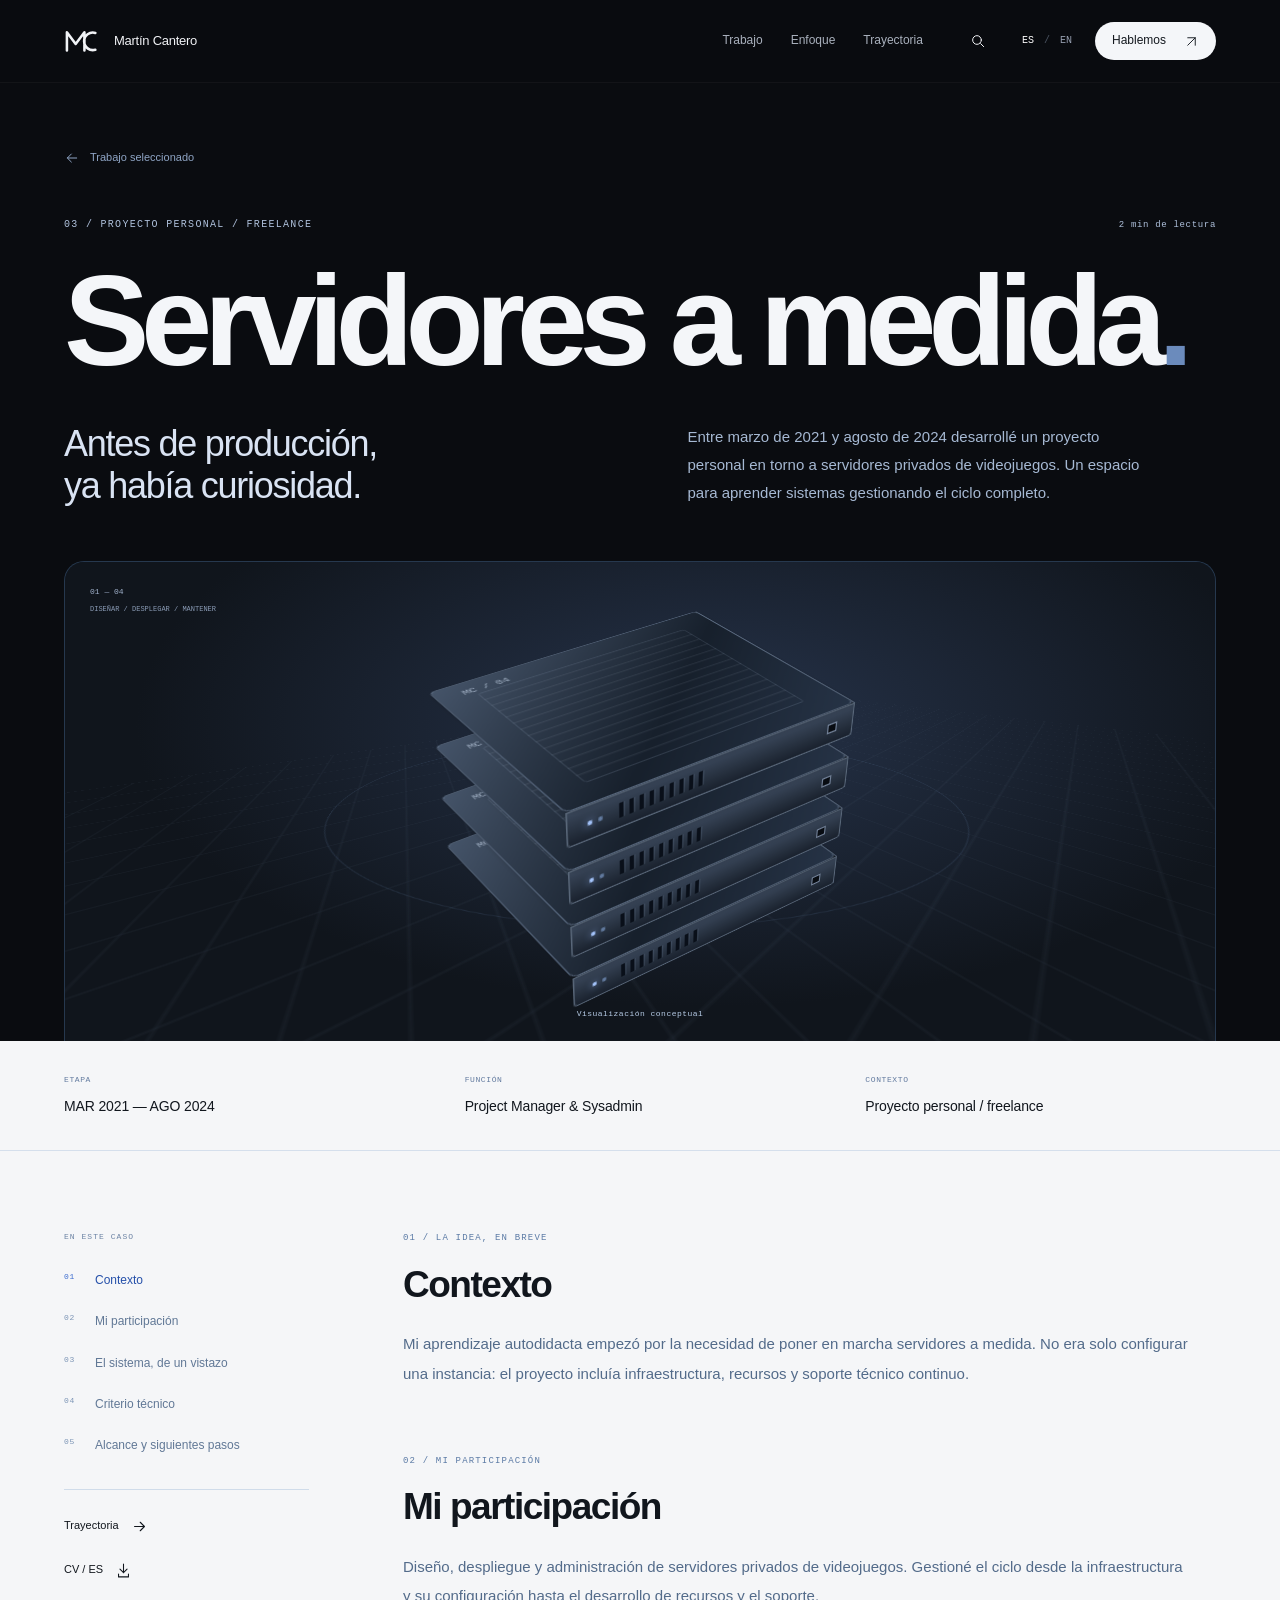
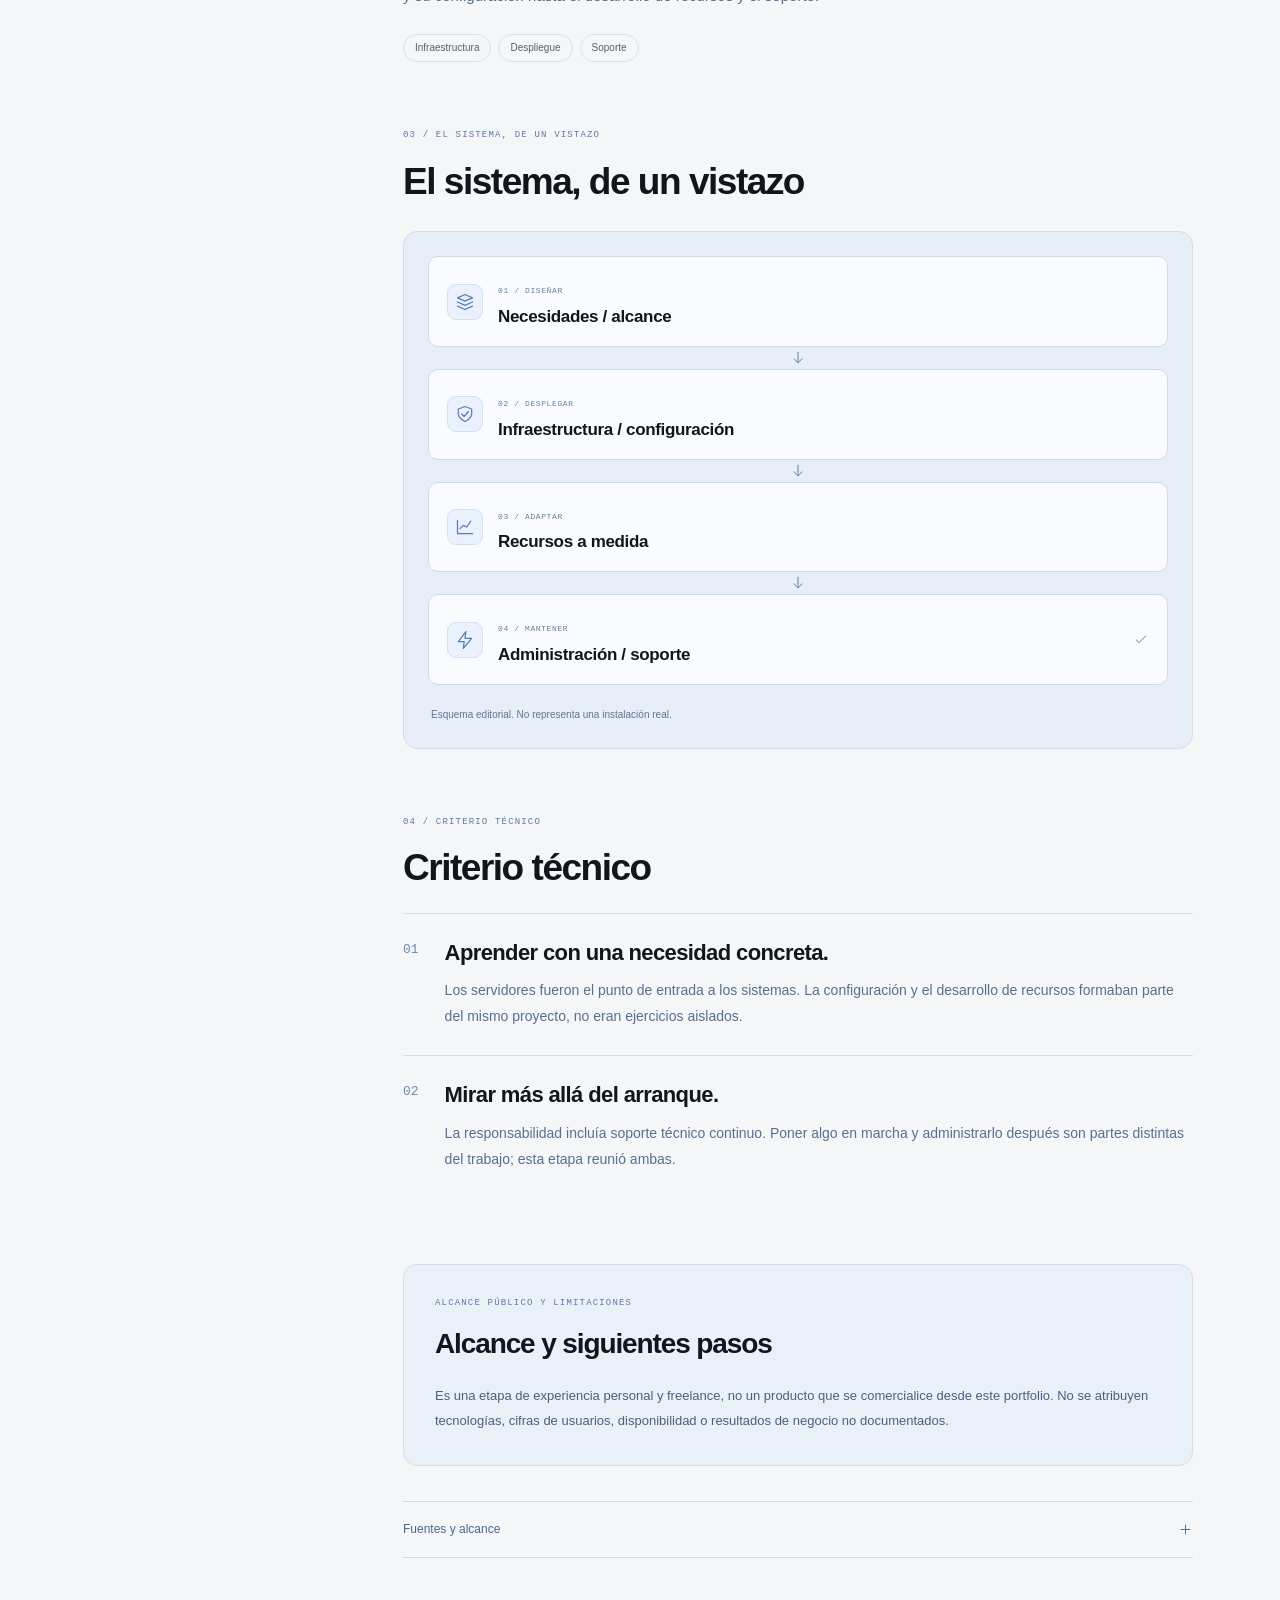
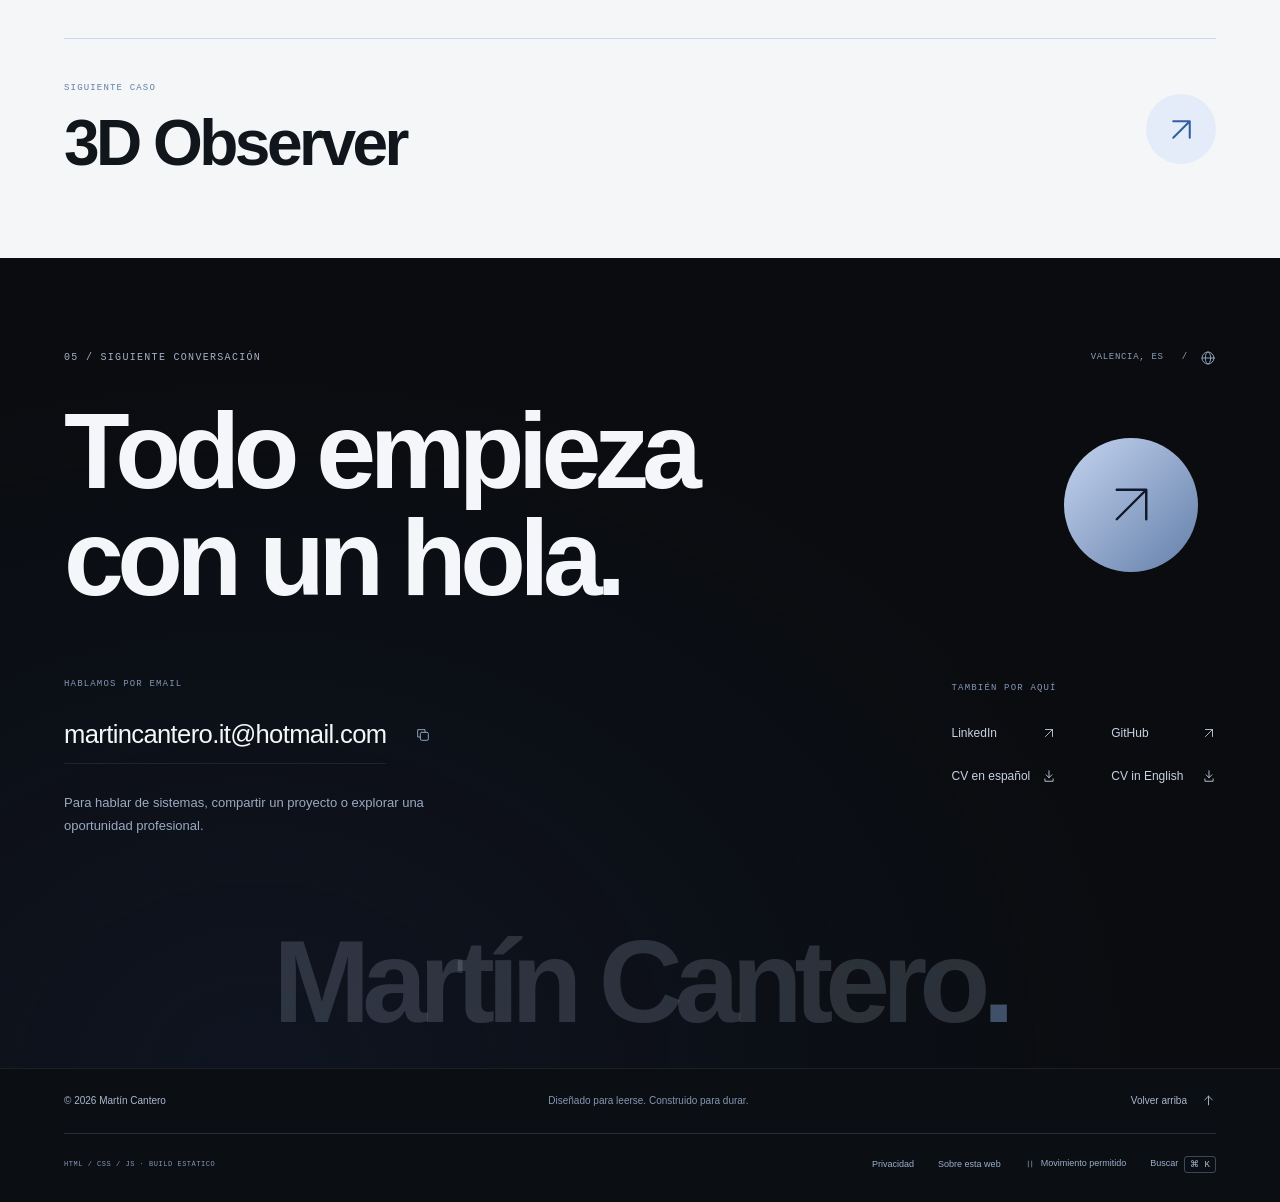
<file: es/trabajo/game-servers/index.html>
<!doctype html><html lang="es"><head><meta charset="utf-8"><meta name="viewport" content="width=device-width,initial-scale=1"><title>Servidores a medida - Martín Cantero</title><meta name="description" content="El inicio de mi recorrido: servidores privados de videojuegos, infraestructura y soporte."><meta name="theme-color" content="#0a0c10"><meta name="color-scheme" content="light dark"><meta name="referrer" content="strict-origin-when-cross-origin"><link rel="canonical" href="https://martiincantero.github.io/es/trabajo/game-servers/"><link rel="alternate" hreflang="es" href="https://martiincantero.github.io/es/trabajo/game-servers/"><link rel="alternate" hreflang="en" href="https://martiincantero.github.io/en/work/game-servers/"><link rel="alternate" hreflang="x-default" href="https://martiincantero.github.io/es/trabajo/game-servers/"><meta property="og:type" content="website"><meta property="og:title" content="Servidores a medida - Martín Cantero"><meta property="og:description" content="El inicio de mi recorrido: servidores privados de videojuegos, infraestructura y soporte."><meta property="og:locale" content="es_ES"><meta property="og:locale:alternate" content="en_GB"><meta property="og:url" content="https://martiincantero.github.io/es/trabajo/game-servers/"><meta property="og:image" content="https://martiincantero.github.io/images/og-es.png"><meta property="og:image:width" content="1200"><meta property="og:image:height" content="630"><meta property="og:image:alt" content="Martín Cantero — Infraestructura con criterio."><meta name="twitter:card" content="summary_large_image"><link rel="icon" href="../../../favicon.svg" type="image/svg+xml"><link rel="stylesheet" href="../../../assets/site.8a98864c44.css"><script>try{if(matchMedia('(prefers-reduced-motion: reduce)').matches||localStorage.getItem('mc-motion')==='reduce')document.documentElement.classList.add('reduce-motion')}catch{}</script><script type="application/ld+json">{"@context":"https://schema.org","@type":"Person","name":"Martín Cantero","url":"https://martiincantero.github.io/es/","jobTitle":"Administrador de Sistemas IT/OT","description":"Administrador de Sistemas IT/OT en Valencia. Infraestructura de producción, Windows Server, Linux, Proxmox, Zabbix, seguridad y automatización.","sameAs":["https://github.com/martiincantero","https://www.linkedin.com/in/martiincantero/"],"knowsAbout":["Windows Server","Linux","Proxmox","Zabbix","IT/OT"]}</script><script defer src="../../../assets/main.portable.fea59c9a5c.js"></script></head><body id="top" data-page="case" data-base="/" ><a class="skip-link" href="#main">Saltar al contenido</a><div class="reading-line" aria-hidden="true"></div>
 <header class="site-header"><div class="header-inner wrap"><a class="brand" href="../../index.html" aria-label="Ir al inicio"><svg class="monogram " viewBox="0 0 48 40" fill="none" aria-hidden="true"><path d="M4 33V8l12 16L28 8v25M43 9a12 12 0 1 0 0 23" stroke="currentColor" stroke-width="3.5" stroke-linejoin="round" stroke-linecap="round"/></svg><span>Mart&#237;n Cantero</span></a><nav class="desktop-nav" aria-label="Navegación principal"><a href="../../index.html#work" data-nav-link="work">Trabajo</a><a href="../../index.html#expertise" data-nav-link="expertise">Enfoque</a><a href="../../index.html#experience" data-nav-link="experience">Trayectoria</a></nav><div class="header-actions"><button class="icon-button search-trigger js-only" type="button" data-open="command" aria-label="Buscar" title="Buscar (Ctrl / Cmd + K)"><svg class="icon " viewBox="0 0 24 24" fill="none" stroke="currentColor" stroke-width="1.5" stroke-linecap="round" stroke-linejoin="round" aria-hidden="true"><circle cx="10.5" cy="10.5" r="6.5"/><path d="m16 16 4.5 4.5"/></svg></button><nav class="language-switch" aria-label="Idioma"><a href="./index.html" lang="es" hreflang="es" data-language="es" aria-current="true">ES</a><span aria-hidden="true">/</span><a href="../../../en/work/game-servers/index.html" lang="en" hreflang="en" data-language="en" >EN</a></nav><a class="header-contact" href="../../index.html#contact">Hablemos<svg class="icon " viewBox="0 0 24 24" fill="none" stroke="currentColor" stroke-width="1.5" stroke-linecap="round" stroke-linejoin="round" aria-hidden="true"><path d="m6 18 12-12M6 6h12v12"/></svg></a><button class="menu-trigger icon-button js-only" type="button" data-open="menu" aria-label="Menú"><span></span><span></span></button></div></div><nav class="no-js-nav wrap" aria-label="Navegar"><a href="../../index.html#work">Trabajo</a><a href="../../index.html#expertise">Enfoque</a><a href="../../index.html#experience">Trayectoria</a><a href="../../index.html#about">Sobre mí</a><a href="../../index.html#contact">Hablemos</a></nav></header><main id="main"><section class="case-top dark"><div class="wrap"><a class="back-link" href="../../index.html#work"><svg class="icon " viewBox="0 0 24 24" fill="none" stroke="currentColor" stroke-width="1.5" stroke-linecap="round" stroke-linejoin="round" aria-hidden="true"><path d="M19 12H5m6-6-6 6 6 6"/></svg>Trabajo seleccionado</a><div class="case-heading-row"><p class="eyebrow">03 / Proyecto personal / freelance</p><span class="mono">2 min de lectura</span></div><h1>Servidores a medida<span>.</span></h1><div class="case-intro"><p class="case-statement">Antes de producción,<br>ya había curiosidad.</p><p>Entre marzo de 2021 y agosto de 2024 desarrollé un proyecto personal en torno a servidores privados de videojuegos. Un espacio para aprender sistemas gestionando el ciclo completo.</p></div><figure class="case-cover case-cover-servers"><div class="server-art" aria-hidden="true"><div class="server-grid"></div><div class="server-orbit"></div><div class="rack-structure"><div class="rack-blade" style="--blade:0"><div class="blade-top"><span>MC / 01</span></div><div class="blade-front"><span class="rack-lights"><i></i><i></i></span><span class="rack-slots"><i></i><i></i><i></i><i></i><i></i><i></i><i></i><i></i><i></i></span><span class="blade-port"></span></div><div class="blade-side"></div></div><div class="rack-blade" style="--blade:1"><div class="blade-top"><span>MC / 02</span></div><div class="blade-front"><span class="rack-lights"><i></i><i></i></span><span class="rack-slots"><i></i><i></i><i></i><i></i><i></i><i></i><i></i><i></i><i></i></span><span class="blade-port"></span></div><div class="blade-side"></div></div><div class="rack-blade" style="--blade:2"><div class="blade-top"><span>MC / 03</span></div><div class="blade-front"><span class="rack-lights"><i></i><i></i></span><span class="rack-slots"><i></i><i></i><i></i><i></i><i></i><i></i><i></i><i></i><i></i></span><span class="blade-port"></span></div><div class="blade-side"></div></div><div class="rack-blade" style="--blade:3"><div class="blade-top"><span>MC / 04</span></div><div class="blade-front"><span class="rack-lights"><i></i><i></i></span><span class="rack-slots"><i></i><i></i><i></i><i></i><i></i><i></i><i></i><i></i><i></i></span><span class="blade-port"></span></div><div class="blade-side"></div></div></div><div class="rack-caption"><span>01 — 04</span><span>DISEÑAR / DESPLEGAR / MANTENER</span></div></div><figcaption class="mono">Visualización conceptual</figcaption></figure></div></section><div class="case-meta light"><dl class="wrap"><div><dt class="mono">ETAPA</dt><dd>MAR 2021 — AGO 2024</dd></div><div><dt class="mono">FUNCIÓN</dt><dd>Project Manager &amp; Sysadmin</dd></div><div><dt class="mono">CONTEXTO</dt><dd>Proyecto personal / freelance</dd></div></dl></div><div class="light"><div class="case-body wrap"><aside class="case-sidebar"><p class="eyebrow">EN ESTE CASO</p><nav aria-label="EN ESTE CASO"><a href="#context" data-case-nav="context"><span class="mono">01</span>Contexto</a><a href="#scope" data-case-nav="scope"><span class="mono">02</span>Mi participación</a><a href="#architecture" data-case-nav="architecture"><span class="mono">03</span>El sistema, de un vistazo</a><a href="#decisions" data-case-nav="decisions"><span class="mono">04</span>Criterio técnico</a><a href="#limits" data-case-nav="limits"><span class="mono">05</span>Alcance y siguientes pasos</a></nav><div class="case-side-links"><a class="text-link" href="../../index.html#experience">Trayectoria<svg class="icon " viewBox="0 0 24 24" fill="none" stroke="currentColor" stroke-width="1.5" stroke-linecap="round" stroke-linejoin="round" aria-hidden="true"><path d="M5 12h14m-6-6 6 6-6 6"/></svg></a><a class="text-link" href="../../../cv/Martin-Cantero-CV-ES.pdf" download>CV / ES<svg class="icon " viewBox="0 0 24 24" fill="none" stroke="currentColor" stroke-width="1.5" stroke-linecap="round" stroke-linejoin="round" aria-hidden="true"><path d="M12 3v12m-5-5 5 5 5-5M5 17v4h14v-4"/></svg></a></div></aside><div class="case-content"><section id="context"><p class="eyebrow">01 / LA IDEA, EN BREVE</p><h2>Contexto</h2><p class="case-lead">Mi aprendizaje autodidacta empezó por la necesidad de poner en marcha servidores a medida. No era solo configurar una instancia: el proyecto incluía infraestructura, recursos y soporte técnico continuo.</p></section><section id="scope"><p class="eyebrow">02 / Mi participación</p><h2>Mi participación</h2><p>Diseño, despliegue y administración de servidores privados de videojuegos. Gestioné el ciclo desde la infraestructura y su configuración hasta el desarrollo de recursos y el soporte.</p><ul class="tags"><li>Infraestructura</li><li>Despliegue</li><li>Soporte</li></ul></section><section id="architecture"><p class="eyebrow">03 / El sistema, de un vistazo</p><h2>El sistema, de un vistazo</h2><figure class="architecture-figure"><div class="architecture-flow"><div class="architecture-node"><span class="architecture-icon"><svg class="icon " viewBox="0 0 24 24" fill="none" stroke="currentColor" stroke-width="1.5" stroke-linecap="round" stroke-linejoin="round" aria-hidden="true"><path d="m3 7 9-4 9 4-9 4-9-4Zm0 5 9 4 9-4M3 17l9 4 9-4"/></svg></span><div><span class="mono">01 / DISEÑAR</span><h3>Necesidades / alcance</h3></div><svg class="icon architecture-connector" viewBox="0 0 24 24" fill="none" stroke="currentColor" stroke-width="1.5" stroke-linecap="round" stroke-linejoin="round" aria-hidden="true"><path d="M12 4v16m-6-6 6 6 6-6"/></svg></div><div class="architecture-node"><span class="architecture-icon"><svg class="icon " viewBox="0 0 24 24" fill="none" stroke="currentColor" stroke-width="1.5" stroke-linecap="round" stroke-linejoin="round" aria-hidden="true"><path d="M12 3 4 6v6c0 5 8 9 8 9s8-4 8-9V6l-8-3Z"/><path d="m8 12 3 3 5-6"/></svg></span><div><span class="mono">02 / DESPLEGAR</span><h3>Infraestructura / configuración</h3></div><svg class="icon architecture-connector" viewBox="0 0 24 24" fill="none" stroke="currentColor" stroke-width="1.5" stroke-linecap="round" stroke-linejoin="round" aria-hidden="true"><path d="M12 4v16m-6-6 6 6 6-6"/></svg></div><div class="architecture-node"><span class="architecture-icon"><svg class="icon " viewBox="0 0 24 24" fill="none" stroke="currentColor" stroke-width="1.5" stroke-linecap="round" stroke-linejoin="round" aria-hidden="true"><path d="M3 4v16h18M6 14l4-4 4 2 5-7"/></svg></span><div><span class="mono">03 / ADAPTAR</span><h3>Recursos a medida</h3></div><svg class="icon architecture-connector" viewBox="0 0 24 24" fill="none" stroke="currentColor" stroke-width="1.5" stroke-linecap="round" stroke-linejoin="round" aria-hidden="true"><path d="M12 4v16m-6-6 6 6 6-6"/></svg></div><div class="architecture-node"><span class="architecture-icon"><svg class="icon " viewBox="0 0 24 24" fill="none" stroke="currentColor" stroke-width="1.5" stroke-linecap="round" stroke-linejoin="round" aria-hidden="true"><path d="m13 2-9 12h7l-1 8 10-12h-8l1-8Z"/></svg></span><div><span class="mono">04 / MANTENER</span><h3>Administración / soporte</h3></div><svg class="icon " viewBox="0 0 24 24" fill="none" stroke="currentColor" stroke-width="1.5" stroke-linecap="round" stroke-linejoin="round" aria-hidden="true"><path d="m5 12 4 4L19 6"/></svg></div></div><figcaption>Esquema editorial. No representa una instalación real.</figcaption></figure></section><section id="decisions"><p class="eyebrow">04 / Criterio técnico</p><h2>Criterio técnico</h2><article class="decision"><span class="decision-number">01</span><div><h3>Aprender con una necesidad concreta.</h3><p>Los servidores fueron el punto de entrada a los sistemas. La configuración y el desarrollo de recursos formaban parte del mismo proyecto, no eran ejercicios aislados.</p></div></article><article class="decision"><span class="decision-number">02</span><div><h3>Mirar más allá del arranque.</h3><p>La responsabilidad incluía soporte técnico continuo. Poner algo en marcha y administrarlo después son partes distintas del trabajo; esta etapa reunió ambas.</p></div></article></section><section id="limits" class="limits-section"><p class="eyebrow">Alcance público y limitaciones</p><h2>Alcance y siguientes pasos</h2><p>Es una etapa de experiencia personal y freelance, no un producto que se comercialice desde este portfolio. No se atribuyen tecnologías, cifras de usuarios, disponibilidad o resultados de negocio no documentados.</p></section><details class="source-details"><summary>Fuentes y alcance<svg class="icon " viewBox="0 0 24 24" fill="none" stroke="currentColor" stroke-width="1.5" stroke-linecap="round" stroke-linejoin="round" aria-hidden="true"><path d="M12 5v14M5 12h14"/></svg></summary><p>Contenido profesional basado en mi trayectoria y CV. Sin métricas de impacto no documentadas.</p></details></div></div><div class="next-case wrap"><a href="../3d-observer/index.html"><div><p class="eyebrow">SIGUIENTE CASO</p><h2>3D Observer</h2></div><span><svg class="icon " viewBox="0 0 24 24" fill="none" stroke="currentColor" stroke-width="1.5" stroke-linecap="round" stroke-linejoin="round" aria-hidden="true"><path d="m6 18 12-12M6 6h12v12"/></svg></span></a></div></div><section class="contact-section dark" id="contact" data-nav-section aria-labelledby="contact-title"><div class="wrap"><div class="contact-kicker"><p class="eyebrow">05 / SIGUIENTE CONVERSACIÓN</p><span class="mono">VALENCIA, ES &nbsp; / &nbsp; <svg class="icon " viewBox="0 0 24 24" fill="none" stroke="currentColor" stroke-width="1.5" stroke-linecap="round" stroke-linejoin="round" aria-hidden="true"><circle cx="12" cy="12" r="9"/><ellipse cx="12" cy="12" rx="4" ry="9"/><path d="M3 12h18"/></svg></span></div><div class="contact-intro"><h2 id="contact-title" data-reveal>Todo empieza<br>con un hola.</h2><a class="contact-orb" href="mailto:martincantero.it@hotmail.com" aria-label="Escríbeme"><svg class="icon " viewBox="0 0 24 24" fill="none" stroke="currentColor" stroke-width="1.5" stroke-linecap="round" stroke-linejoin="round" aria-hidden="true"><path d="m6 18 12-12M6 6h12v12"/></svg></a></div><div class="contact-lower"><div><p class="eyebrow">HABLAMOS POR EMAIL</p><div class="email-line"><a href="mailto:martincantero.it@hotmail.com">martincantero.it@hotmail.com</a><button type="button" class="icon-button js-only" data-copy="martincantero.it@hotmail.com" data-success="Email copiado" data-failure="No se pudo copiar. El email aparece justo debajo." aria-label="Copiar email"><svg class="icon " viewBox="0 0 24 24" fill="none" stroke="currentColor" stroke-width="1.5" stroke-linecap="round" stroke-linejoin="round" aria-hidden="true"><rect x="8" y="8" width="12" height="12" rx="2"/><path d="M15 8V4H4v11h4"/></svg></button></div><p class="copy-status" role="status" aria-live="polite"></p><p class="contact-note">Para hablar de sistemas, compartir un proyecto o explorar una oportunidad profesional.</p></div><div class="contact-social"><p class="eyebrow">TAMBIÉN POR AQUÍ</p><a class="text-link" href="https://www.linkedin.com/in/martiincantero/" target="_blank" rel="noopener noreferrer" aria-label="LinkedIn (se abre en otra pestaña)">LinkedIn<svg class="icon " viewBox="0 0 24 24" fill="none" stroke="currentColor" stroke-width="1.5" stroke-linecap="round" stroke-linejoin="round" aria-hidden="true"><path d="m6 18 12-12M6 6h12v12"/></svg></a><a class="text-link" href="https://github.com/martiincantero" target="_blank" rel="noopener noreferrer" aria-label="GitHub (se abre en otra pestaña)">GitHub<svg class="icon " viewBox="0 0 24 24" fill="none" stroke="currentColor" stroke-width="1.5" stroke-linecap="round" stroke-linejoin="round" aria-hidden="true"><path d="m6 18 12-12M6 6h12v12"/></svg></a><a class="text-link" href="../../../cv/Martin-Cantero-CV-ES.pdf" download lang="es">CV en español<svg class="icon " viewBox="0 0 24 24" fill="none" stroke="currentColor" stroke-width="1.5" stroke-linecap="round" stroke-linejoin="round" aria-hidden="true"><path d="M12 3v12m-5-5 5 5 5-5M5 17v4h14v-4"/></svg></a><a class="text-link" href="../../../cv/Martin-Cantero-CV-EN.pdf" download lang="en">CV in English<svg class="icon " viewBox="0 0 24 24" fill="none" stroke="currentColor" stroke-width="1.5" stroke-linecap="round" stroke-linejoin="round" aria-hidden="true"><path d="M12 3v12m-5-5 5 5 5-5M5 17v4h14v-4"/></svg></a></div></div><div class="signature-type" aria-hidden="true">Mart&#237;n Cantero<span>.</span></div></div></section></main><footer class="site-footer dark"><div class="wrap"><div class="footer-top"><span>&copy; 2026 Mart&#237;n Cantero</span><span>Diseñado para leerse. Construido para durar.</span><a class="back-top" href="#top">Volver arriba <svg class="icon " viewBox="0 0 24 24" fill="none" stroke="currentColor" stroke-width="1.5" stroke-linecap="round" stroke-linejoin="round" aria-hidden="true"><path d="M5 12h14m-6-6 6 6-6 6"/></svg></a></div><div class="footer-bottom"><p class="mono">HTML / CSS / JS · BUILD ESTÁTICO</p><nav aria-label="Navegar"><a href="../../privacidad/index.html">Privacidad</a><a href="../../colofon/index.html">Sobre esta web</a><button class="motion-toggle js-only" type="button" data-motion-toggle aria-pressed="false" data-on="Movimiento reducido" data-off="Movimiento permitido"><svg class="icon " viewBox="0 0 24 24" fill="none" stroke="currentColor" stroke-width="1.5" stroke-linecap="round" stroke-linejoin="round" aria-hidden="true"><path d="M8 5v14M16 5v14"/></svg><span>Reducir movimiento</span></button><button class="footer-command js-only" data-open="command" type="button">Buscar<kbd>&#8984; K</kbd></button></nav></div></div></footer><dialog id="command-dialog" class="command-dialog" aria-labelledby="command-title"><div class="dialog-heading"><h2 id="command-title">Buscar</h2><button class="icon-button" type="button" data-close aria-label="Cerrar"><svg class="icon " viewBox="0 0 24 24" fill="none" stroke="currentColor" stroke-width="1.5" stroke-linecap="round" stroke-linejoin="round" aria-hidden="true"><path d="m6 6 12 12M6 18 18 6"/></svg></button></div><div class="command-search"><svg class="icon " viewBox="0 0 24 24" fill="none" stroke="currentColor" stroke-width="1.5" stroke-linecap="round" stroke-linejoin="round" aria-hidden="true"><circle cx="10.5" cy="10.5" r="6.5"/><path d="m16 16 4.5 4.5"/></svg><label class="sr-only" for="command-input">Buscar una sección o un proyecto</label><input id="command-input" type="search" autocomplete="off" placeholder="Buscar una sección o un proyecto" aria-controls="command-results"></div><nav aria-label="Navegar"><ul id="command-results"><li data-search-item data-search-text="Trabajo work "><a href="../../index.html#work"><span class="search-result-icon"><svg class="icon " viewBox="0 0 24 24" fill="none" stroke="currentColor" stroke-width="1.5" stroke-linecap="round" stroke-linejoin="round" aria-hidden="true"><path d="m3 7 9-4 9 4-9 4-9-4Zm0 5 9 4 9-4M3 17l9 4 9-4"/></svg></span><span>Trabajo<small>SECCION</small></span><svg class="icon " viewBox="0 0 24 24" fill="none" stroke="currentColor" stroke-width="1.5" stroke-linecap="round" stroke-linejoin="round" aria-hidden="true"><path d="M5 12h14m-6-6 6 6-6 6"/></svg></a></li><li data-search-item data-search-text="Enfoque expertise Infraestructura Una base que puedes entender. Administración y mantenimiento de sistemas Windows Server y Linux, y de entornos virtualizados con Proxmox. El trabajo no termina en el despliegue. Windows Server Linux Proxmox Monitorización Ver lo que está pasando. Evolución de la monitorización con Zabbix para supervisar sistemas, servicios e infraestructura. Diagnóstico de incidencias con el contexto necesario para actuar. Zabbix Servicios Incidencias Seguridad Proteger también es operar. Participación en proyectos de ciberseguridad y pentesting. Experiencia previa en gestión de firewall y auditoría durante mis prácticas de sistemas. Ciberseguridad Pentesting Firewall Automatización Mejorar el siguiente paso. Colaboración en iniciativas de automatización y aplicación de IA al entorno tecnológico. Documentación técnica y procedimientos para que el conocimiento no se pierda. Automatización Documentación IA aplicada"><a href="../../index.html#expertise"><span class="search-result-icon"><svg class="icon " viewBox="0 0 24 24" fill="none" stroke="currentColor" stroke-width="1.5" stroke-linecap="round" stroke-linejoin="round" aria-hidden="true"><path d="m3 7 9-4 9 4-9 4-9-4Zm0 5 9 4 9-4M3 17l9 4 9-4"/></svg></span><span>Enfoque<small>SECCION</small></span><svg class="icon " viewBox="0 0 24 24" fill="none" stroke="currentColor" stroke-width="1.5" stroke-linecap="round" stroke-linejoin="round" aria-hidden="true"><path d="M5 12h14m-6-6 6 6-6 6"/></svg></a></li><li data-search-item data-search-text="Trayectoria experience {&quot;label&quot;:&quot;03 / EXPERIENCIA&quot;,&quot;title&quot;:&quot;Más responsabilidad.\nLa misma curiosidad.&quot;,&quot;intro&quot;:&quot;De aprender la operativa a asumir la administración de la infraestructura. Mi recorrido en 3D Observer.&quot;,&quot;company&quot;:&quot;3D Observer Project, S.L.&quot;,&quot;period&quot;:&quot;MAYO 2025 — ACTUALIDAD&quot;,&quot;roles&quot;:[{&quot;date&quot;:&quot;ABR 2026 — ACTUALIDAD&quot;,&quot;title&quot;:&quot;Administrador de sistemas&quot;,&quot;body&quot;:&quot;Administración, mantenimiento y evolución de infraestructura IT/OT. Windows Server, Linux, Proxmox y monitorización con Zabbix.&quot;,&quot;tags&quot;:[&quot;Infraestructura&quot;,&quot;IT/OT&quot;]},{&quot;date&quot;:&quot;ENE 2026 — ABR 2026&quot;,&quot;title&quot;:&quot;Sistemas y monitorización N2&quot;,&quot;body&quot;:&quot;Diagnóstico y resolución de incidencias críticas, atención directa a clientes y coordinación con equipos internos.&quot;,&quot;tags&quot;:[&quot;Incidencias&quot;,&quot;Producción&quot;]},{&quot;date&quot;:&quot;JUN 2025 — ENE 2026&quot;,&quot;title&quot;:&quot;Sistemas y monitorización N1&quot;,&quot;body&quot;:&quot;Soporte a clientes y departamentos, actualizaciones de software y resolución de incidencias de primer nivel.&quot;,&quot;tags&quot;:[&quot;Soporte&quot;,&quot;Operaciones&quot;]},{&quot;date&quot;:&quot;MAYO 2025&quot;,&quot;title&quot;:&quot;Técnico de sistemas · FCT&quot;,&quot;body&quot;:&quot;Integración en el equipo de monitorización, propuestas de mejora y participación en pruebas de pentesting.&quot;,&quot;tags&quot;:[&quot;Aprendizaje&quot;,&quot;Iniciativa&quot;]}],&quot;earlierLabel&quot;:&quot;ANTES DE ESO&quot;,&quot;earlier&quot;:[{&quot;date&quot;:&quot;2021 — 2024&quot;,&quot;title&quot;:&quot;Project Manager &amp; Sysadmin&quot;,&quot;company&quot;:&quot;Proyecto personal / freelance&quot;,&quot;body&quot;:&quot;Diseño, despliegue y administración de servidores privados de videojuegos. Infraestructura, recursos y soporte técnico.&quot;},{&quot;date&quot;:&quot;FEB — JUN 2024&quot;,&quot;title&quot;:&quot;Técnico de sistemas · FCT&quot;,&quot;company&quot;:&quot;Colegio Trinitarias Torrent&quot;,&quot;body&quot;:&quot;Gestión de firewall, auditoría de ciberseguridad, WordPress y Google Workspace.&quot;}]}"><a href="../../index.html#experience"><span class="search-result-icon"><svg class="icon " viewBox="0 0 24 24" fill="none" stroke="currentColor" stroke-width="1.5" stroke-linecap="round" stroke-linejoin="round" aria-hidden="true"><path d="m3 7 9-4 9 4-9 4-9-4Zm0 5 9 4 9-4M3 17l9 4 9-4"/></svg></span><span>Trayectoria<small>SECCION</small></span><svg class="icon " viewBox="0 0 24 24" fill="none" stroke="currentColor" stroke-width="1.5" stroke-linecap="round" stroke-linejoin="round" aria-hidden="true"><path d="M5 12h14m-6-6 6 6-6 6"/></svg></a></li><li data-search-item data-search-text="Sobre mí about {&quot;label&quot;:&quot;04 / UN POCO MÁS PERSONAL&quot;,&quot;title&quot;:&quot;No me basta\ncon que funcione.&quot;,&quot;body&quot;:&quot;Soy Martín, administrador de sistemas en Valencia. Me interesa lo que no siempre se ve: por qué falla un servicio, cómo se relacionan sus componentes y qué podemos cambiar para trabajar mejor.&quot;,&quot;body2&quot;:&quot;Empecé aprendiendo por mi cuenta con servidores de videojuegos. Hoy trabajo con infraestructura de producción y sigo conservando esa curiosidad. Resolver es necesario; entender es lo que permite avanzar.&quot;,&quot;educationLabel&quot;:&quot;FORMACIÓN&quot;,&quot;education&quot;:[{&quot;date&quot;:&quot;2024 — 2026&quot;,&quot;title&quot;:&quot;Administración de Sistemas Informáticos en Red&quot;,&quot;school&quot;:&quot;Enseñanzas Profesionales Sorolla&quot;,&quot;status&quot;:&quot;Técnico Superior · Finalizado&quot;},{&quot;date&quot;:&quot;2022 — 2024&quot;,&quot;title&quot;:&quot;Sistemas Microinformáticos y Redes&quot;,&quot;school&quot;:&quot;Enseñanzas Profesionales Sorolla&quot;,&quot;status&quot;:&quot;Técnico · Finalizado&quot;},{&quot;date&quot;:&quot;2027 / PREVISTO&quot;,&quot;title&quot;:&quot;Inteligencia Artificial y Big Data&quot;,&quot;school&quot;:&quot;MEDAC&quot;,&quot;status&quot;:&quot;Próximo paso formativo · No iniciado&quot;}],&quot;trainingLabel&quot;:&quot;FORMACIÓN COMPLEMENTARIA&quot;,&quot;training&quot;:[&quot;Network Defense&quot;,&quot;Networking Basics&quot;,&quot;Ciberseguridad y Hacking Ético&quot;],&quot;cv&quot;:&quot;Mi trayectoria, en una página&quot;,&quot;download&quot;:&quot;Descargar CV&quot;,&quot;signature&quot;:&quot;CURIOSIDAD, CRITERIO Y CONTINUIDAD.&quot;}"><a href="../../index.html#about"><span class="search-result-icon"><svg class="icon " viewBox="0 0 24 24" fill="none" stroke="currentColor" stroke-width="1.5" stroke-linecap="round" stroke-linejoin="round" aria-hidden="true"><path d="m3 7 9-4 9 4-9 4-9-4Zm0 5 9 4 9-4M3 17l9 4 9-4"/></svg></span><span>Sobre mí<small>SECCION</small></span><svg class="icon " viewBox="0 0 24 24" fill="none" stroke="currentColor" stroke-width="1.5" stroke-linecap="round" stroke-linejoin="round" aria-hidden="true"><path d="M5 12h14m-6-6 6 6-6 6"/></svg></a></li><li data-search-item data-search-text="Hablemos contact "><a href="../../index.html#contact"><span class="search-result-icon"><svg class="icon " viewBox="0 0 24 24" fill="none" stroke="currentColor" stroke-width="1.5" stroke-linecap="round" stroke-linejoin="round" aria-hidden="true"><path d="m3 7 9-4 9 4-9 4-9-4Zm0 5 9 4 9-4M3 17l9 4 9-4"/></svg></span><span>Hablemos<small>SECCION</small></span><svg class="icon " viewBox="0 0 24 24" fill="none" stroke="currentColor" stroke-width="1.5" stroke-linecap="round" stroke-linejoin="round" aria-hidden="true"><path d="M5 12h14m-6-6 6 6-6 6"/></svg></a></li><li data-search-item data-search-text="3D Observer IT/OT Zabbix Windows / Linux Proxmox Sistemas IT/OT para un entorno de visión artificial y energías renovables."><a href="../3d-observer/index.html"><span class="search-result-icon"><svg class="icon " viewBox="0 0 24 24" fill="none" stroke="currentColor" stroke-width="1.5" stroke-linecap="round" stroke-linejoin="round" aria-hidden="true"><path d="m6 18 12-12M6 6h12v12"/></svg></span><span>3D Observer<small>Experiencia profesional</small></span><svg class="icon " viewBox="0 0 24 24" fill="none" stroke="currentColor" stroke-width="1.5" stroke-linecap="round" stroke-linejoin="round" aria-hidden="true"><path d="M5 12h14m-6-6 6 6-6 6"/></svg></a></li><li data-search-item data-search-text="SGR-IT PHP MySQL JavaScript Roles Gestión de recursos IT y reservas con PHP, MySQL y comprobación de disponibilidad."><a href="../sgr-it/index.html"><span class="search-result-icon"><svg class="icon " viewBox="0 0 24 24" fill="none" stroke="currentColor" stroke-width="1.5" stroke-linecap="round" stroke-linejoin="round" aria-hidden="true"><path d="m6 18 12-12M6 6h12v12"/></svg></span><span>SGR-IT<small>Proyecto de desarrollo</small></span><svg class="icon " viewBox="0 0 24 24" fill="none" stroke="currentColor" stroke-width="1.5" stroke-linecap="round" stroke-linejoin="round" aria-hidden="true"><path d="M5 12h14m-6-6 6 6-6 6"/></svg></a></li><li data-search-item data-search-text="Servidores a medida Infraestructura Despliegue Soporte El inicio de mi recorrido: servidores privados de videojuegos, infraestructura y soporte."><a href="./index.html"><span class="search-result-icon"><svg class="icon " viewBox="0 0 24 24" fill="none" stroke="currentColor" stroke-width="1.5" stroke-linecap="round" stroke-linejoin="round" aria-hidden="true"><path d="m6 18 12-12M6 6h12v12"/></svg></span><span>Servidores a medida<small>Proyecto personal / freelance</small></span><svg class="icon " viewBox="0 0 24 24" fill="none" stroke="currentColor" stroke-width="1.5" stroke-linecap="round" stroke-linejoin="round" aria-hidden="true"><path d="M5 12h14m-6-6 6 6-6 6"/></svg></a></li></ul><p class="command-empty" hidden role="status">No hay resultados. Prueba con sistemas, experiencia o SGR-IT.</p></nav><div class="command-footer mono"><span>&uarr; &darr; Navegar</span><span>ESC Cerrar</span></div></dialog>
 <dialog id="menu-dialog" class="menu-dialog" aria-labelledby="menu-title"><div class="menu-top"><span id="menu-title"><svg class="monogram " viewBox="0 0 48 40" fill="none" aria-hidden="true"><path d="M4 33V8l12 16L28 8v25M43 9a12 12 0 1 0 0 23" stroke="currentColor" stroke-width="3.5" stroke-linejoin="round" stroke-linecap="round"/></svg> Navegación principal</span><button class="icon-button" data-close type="button" aria-label="Cerrar"><svg class="icon " viewBox="0 0 24 24" fill="none" stroke="currentColor" stroke-width="1.5" stroke-linecap="round" stroke-linejoin="round" aria-hidden="true"><path d="m6 6 12 12M6 18 18 6"/></svg></button></div><nav class="menu-links"><a href="../../index.html#work"><span class="mono">01</span>Trabajo<svg class="icon " viewBox="0 0 24 24" fill="none" stroke="currentColor" stroke-width="1.5" stroke-linecap="round" stroke-linejoin="round" aria-hidden="true"><path d="m6 18 12-12M6 6h12v12"/></svg></a><a href="../../index.html#expertise"><span class="mono">02</span>Enfoque<svg class="icon " viewBox="0 0 24 24" fill="none" stroke="currentColor" stroke-width="1.5" stroke-linecap="round" stroke-linejoin="round" aria-hidden="true"><path d="m6 18 12-12M6 6h12v12"/></svg></a><a href="../../index.html#experience"><span class="mono">03</span>Trayectoria<svg class="icon " viewBox="0 0 24 24" fill="none" stroke="currentColor" stroke-width="1.5" stroke-linecap="round" stroke-linejoin="round" aria-hidden="true"><path d="m6 18 12-12M6 6h12v12"/></svg></a><a href="../../index.html#about"><span class="mono">04</span>Sobre mí<svg class="icon " viewBox="0 0 24 24" fill="none" stroke="currentColor" stroke-width="1.5" stroke-linecap="round" stroke-linejoin="round" aria-hidden="true"><path d="m6 18 12-12M6 6h12v12"/></svg></a><a href="../../index.html#contact"><span class="mono">05</span>Hablemos<svg class="icon " viewBox="0 0 24 24" fill="none" stroke="currentColor" stroke-width="1.5" stroke-linecap="round" stroke-linejoin="round" aria-hidden="true"><path d="m6 18 12-12M6 6h12v12"/></svg></a></nav><div class="menu-bottom"><p>Un sistema. Muchas formas de llegar.</p><div><a class="text-link" href="https://github.com/martiincantero" target="_blank" rel="noopener noreferrer" aria-label="GitHub (se abre en otra pestaña)">GitHub<svg class="icon " viewBox="0 0 24 24" fill="none" stroke="currentColor" stroke-width="1.5" stroke-linecap="round" stroke-linejoin="round" aria-hidden="true"><path d="m6 18 12-12M6 6h12v12"/></svg></a><a class="text-link" href="https://www.linkedin.com/in/martiincantero/" target="_blank" rel="noopener noreferrer" aria-label="LinkedIn (se abre en otra pestaña)">LinkedIn<svg class="icon " viewBox="0 0 24 24" fill="none" stroke="currentColor" stroke-width="1.5" stroke-linecap="round" stroke-linejoin="round" aria-hidden="true"><path d="m6 18 12-12M6 6h12v12"/></svg></a></div></div></dialog>
 <dialog id="quick-dialog" class="quick-dialog" aria-labelledby="quick-title"><div class="dialog-heading"><span class="eyebrow">MC / OVERVIEW</span><button type="button" class="icon-button" data-close aria-label="Cerrar"><svg class="icon " viewBox="0 0 24 24" fill="none" stroke="currentColor" stroke-width="1.5" stroke-linecap="round" stroke-linejoin="round" aria-hidden="true"><path d="m6 6 12 12M6 18 18 6"/></svg></button></div><h2 id="quick-title">En un minuto<span>.</span></h2><p class="quick-intro">La versión esencial, sin perder el contexto.</p><section class="quick-row"><span class="mono">01</span><div><h3>Mi trabajo</h3><p>Administrador de sistemas en 3D Observer. Infraestructura de producción IT/OT, Windows Server, Linux, Proxmox y Zabbix.</p></div></section><section class="quick-row"><span class="mono">02</span><div><h3>Lo que aporto</h3><p>Administración y monitorización, resolución de incidencias, seguridad, documentación y mejora continua.</p></div></section><section class="quick-row"><span class="mono">03</span><div><h3>Mi recorrido</h3><p>De FCT a N1, N2 y administración de sistemas. ASIR finalizado en 2026; especialización en IA y Big Data prevista para 2027.</p></div></section><a class="button button-blue" href="../../../cv/Martin-Cantero-CV-ES.pdf" download>Descargar CV en español<svg class="icon " viewBox="0 0 24 24" fill="none" stroke="currentColor" stroke-width="1.5" stroke-linecap="round" stroke-linejoin="round" aria-hidden="true"><path d="M12 3v12m-5-5 5 5 5-5M5 17v4h14v-4"/></svg></a></dialog></body></html>
</file>
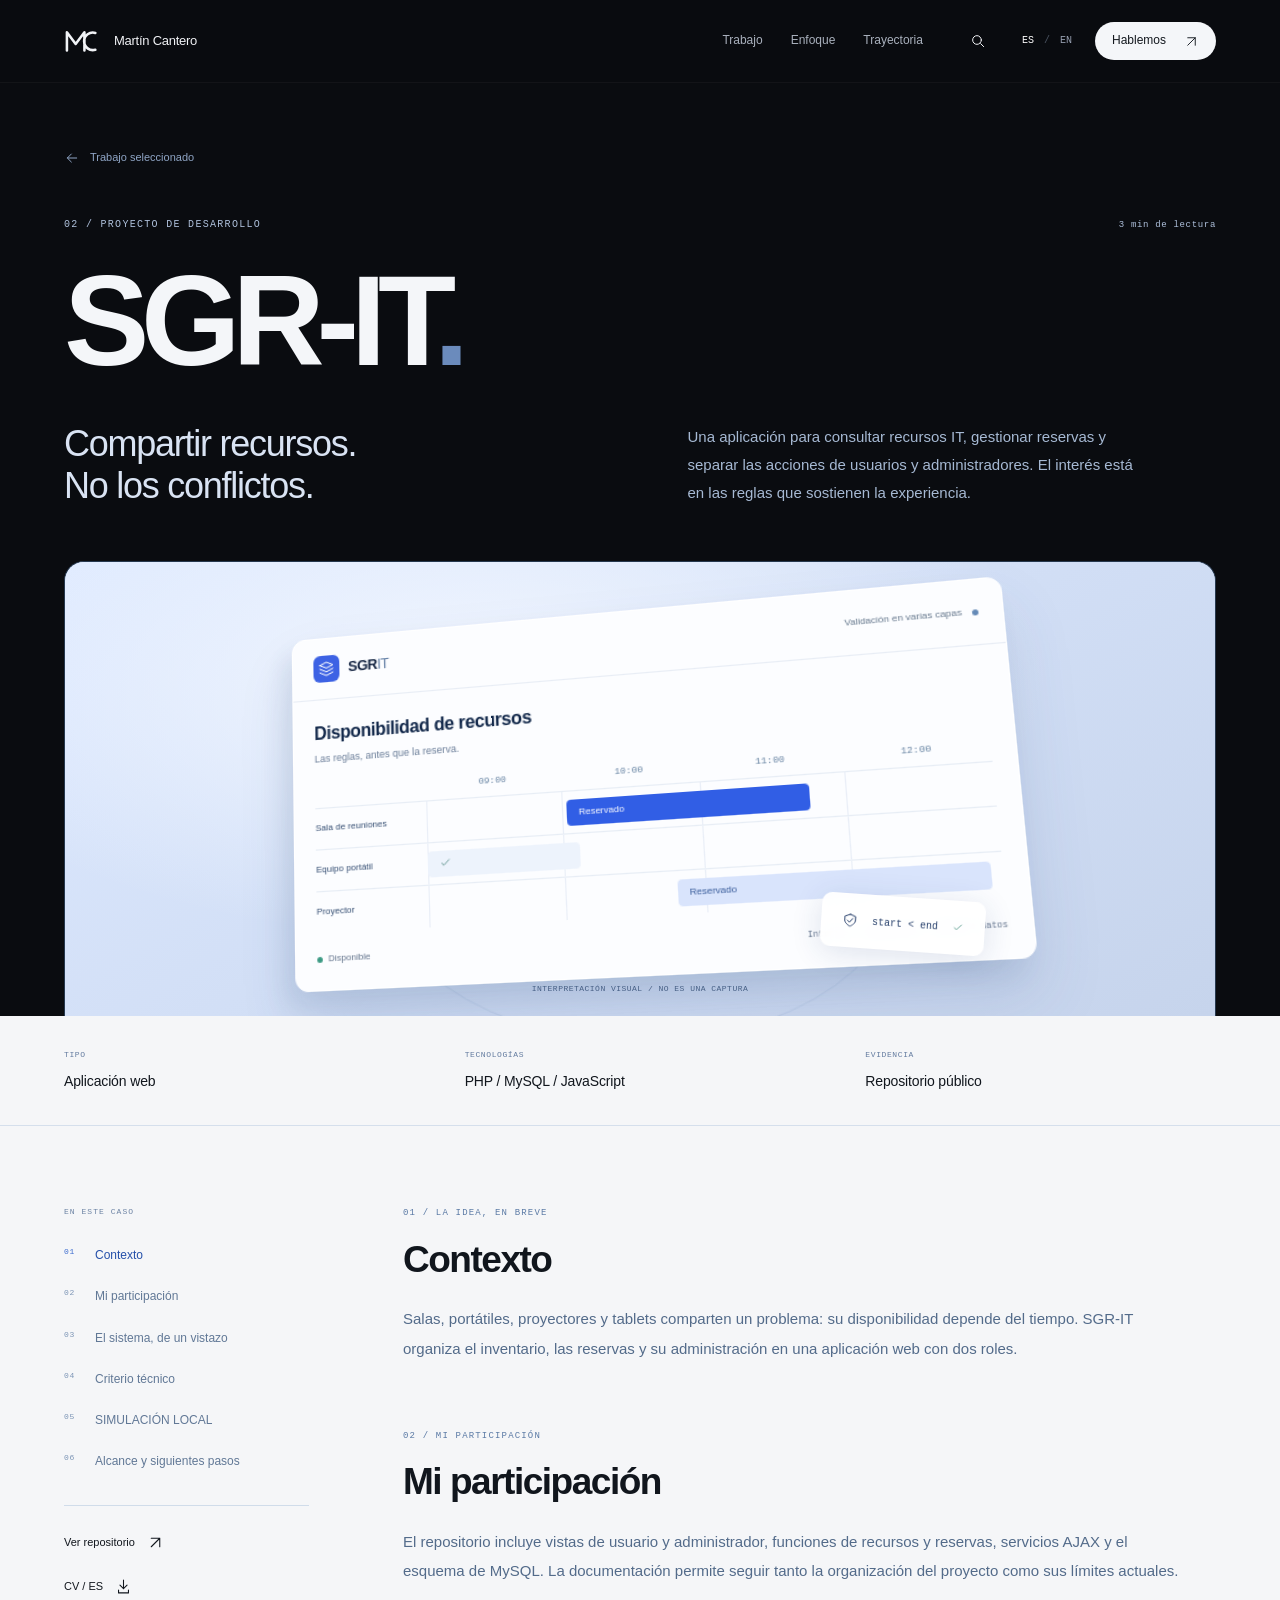
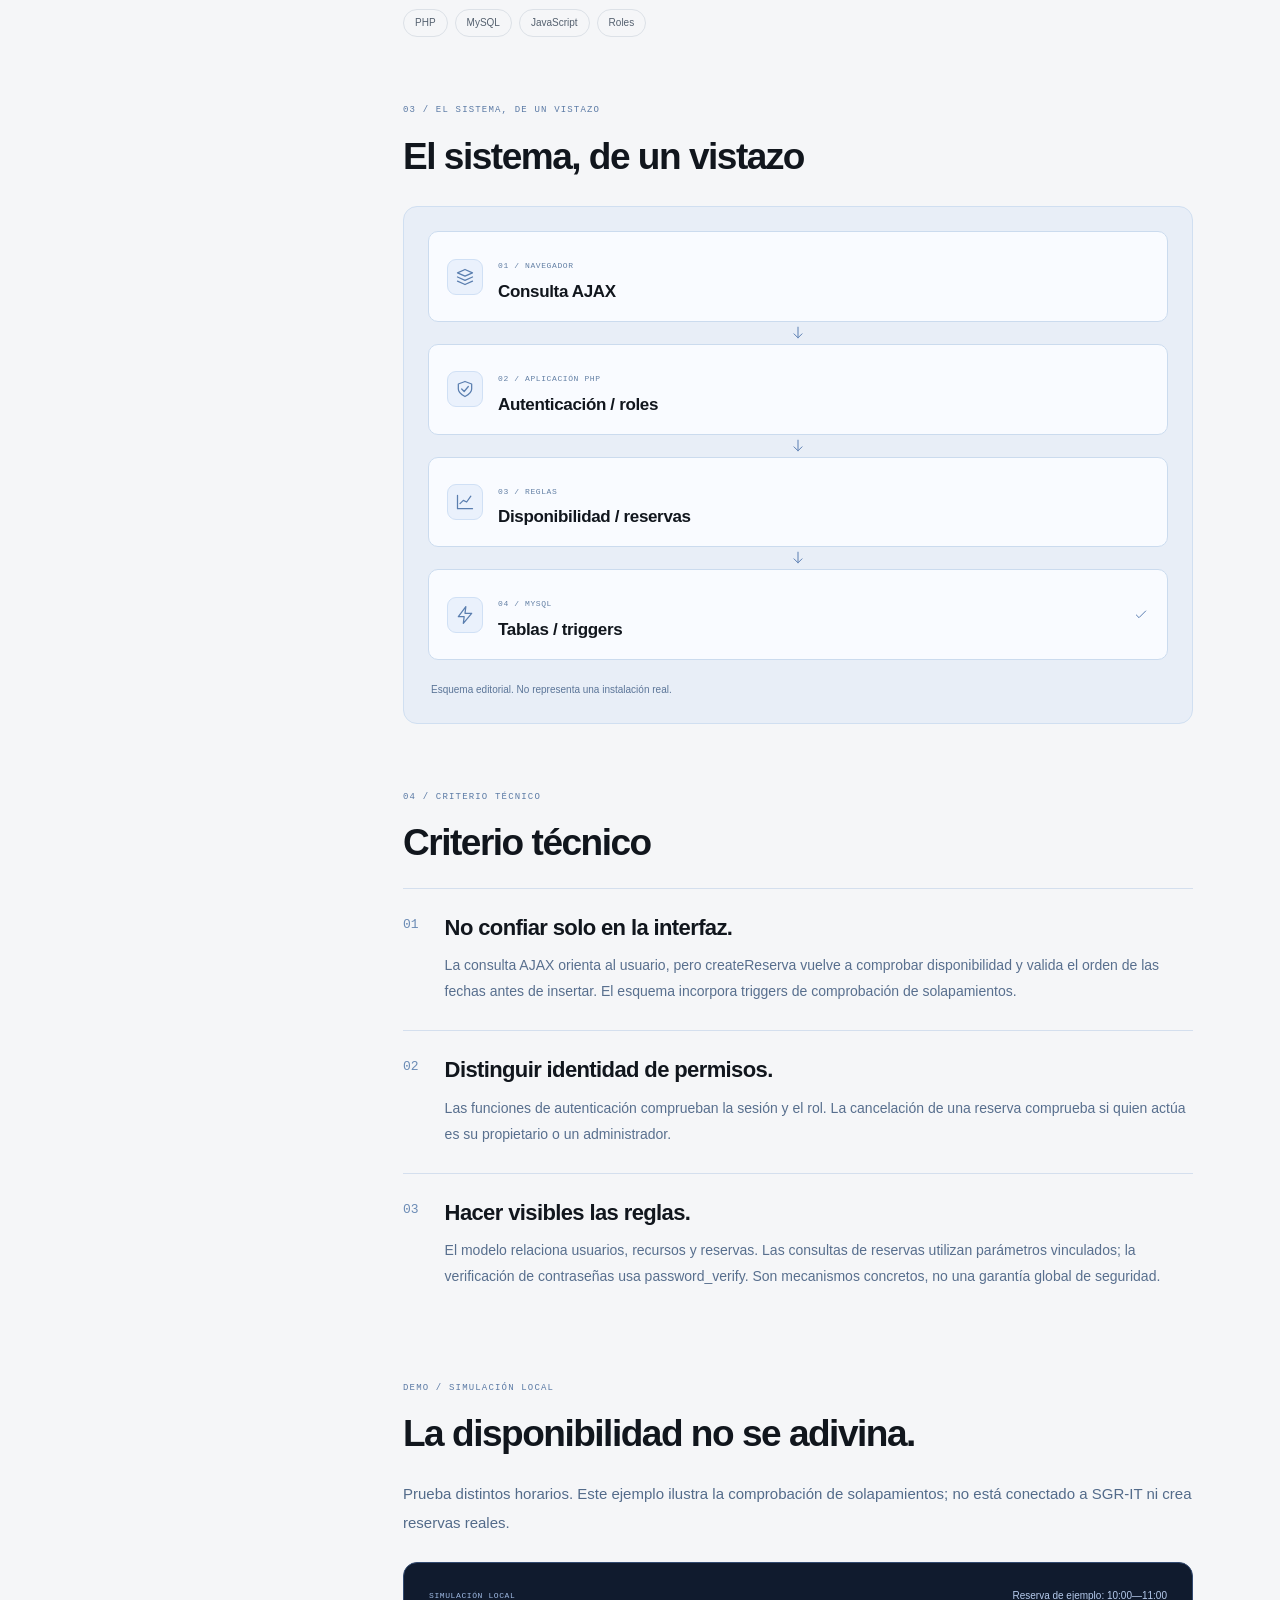
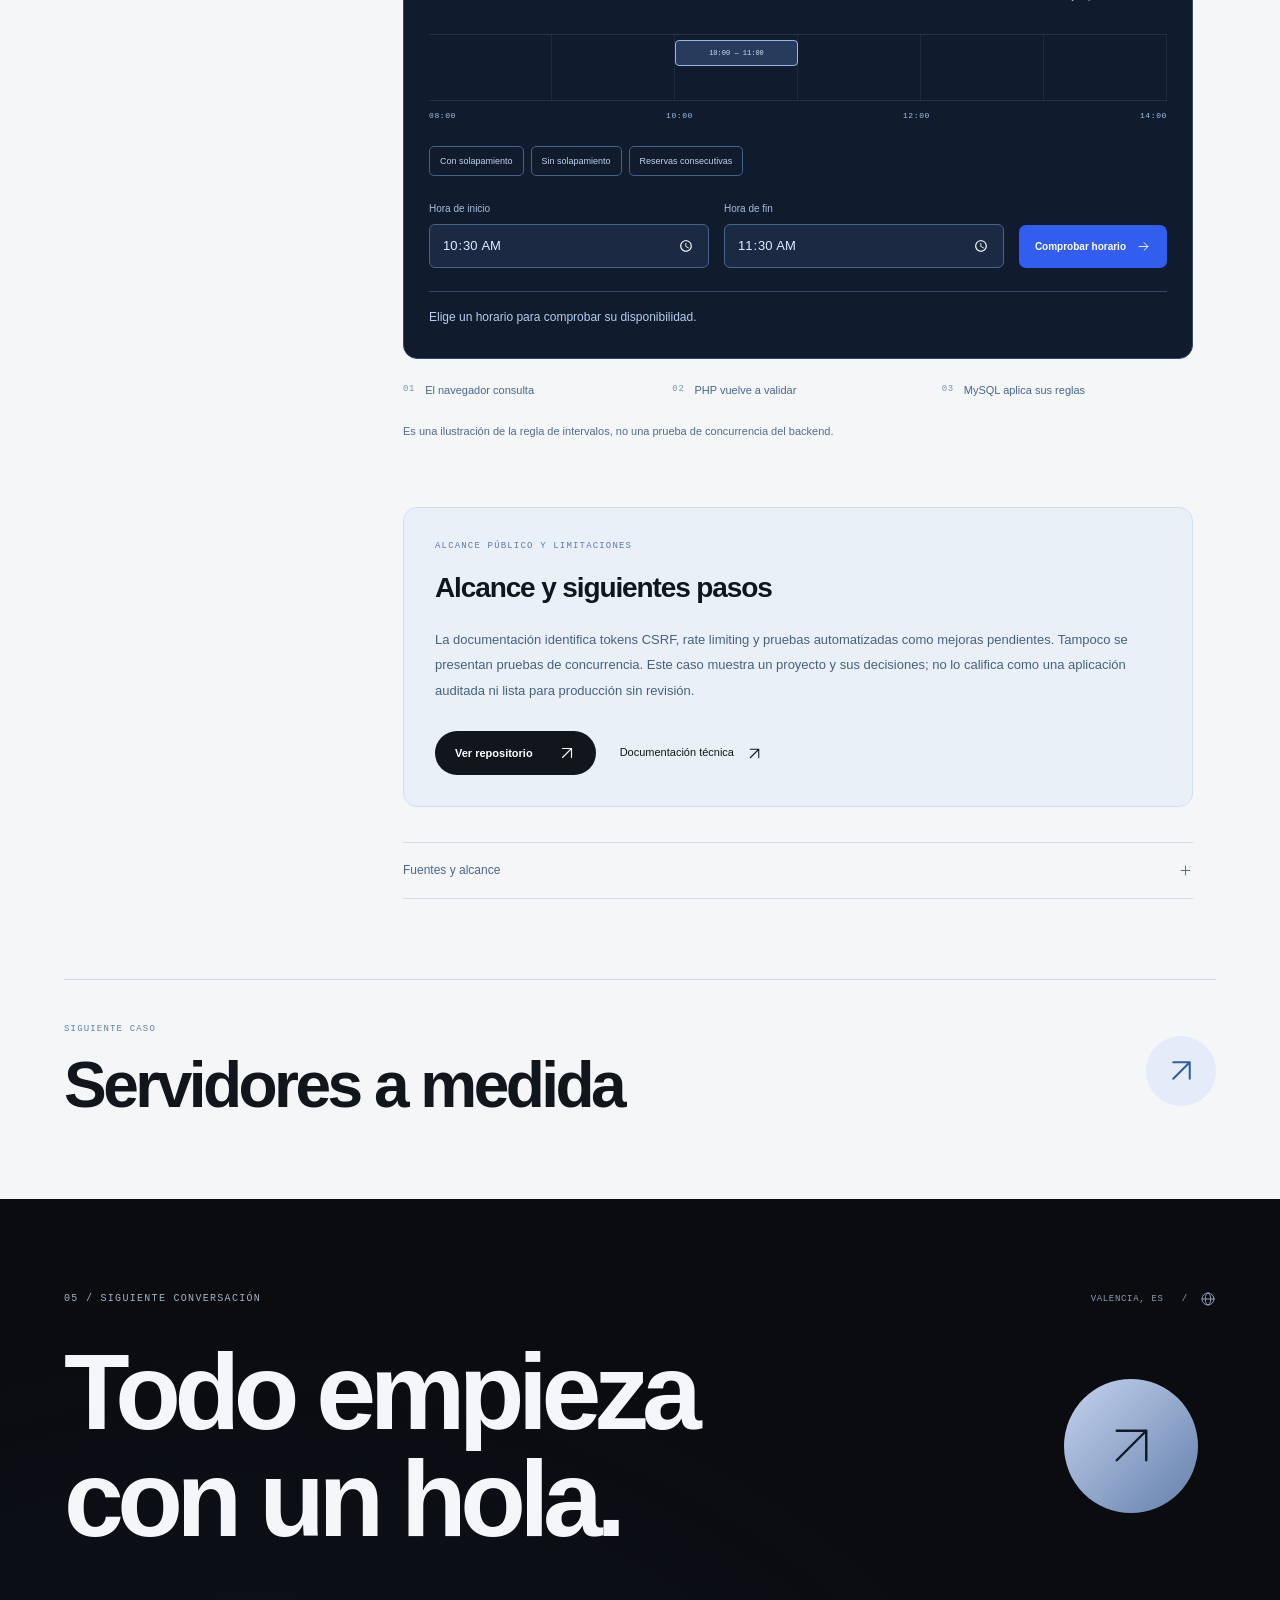
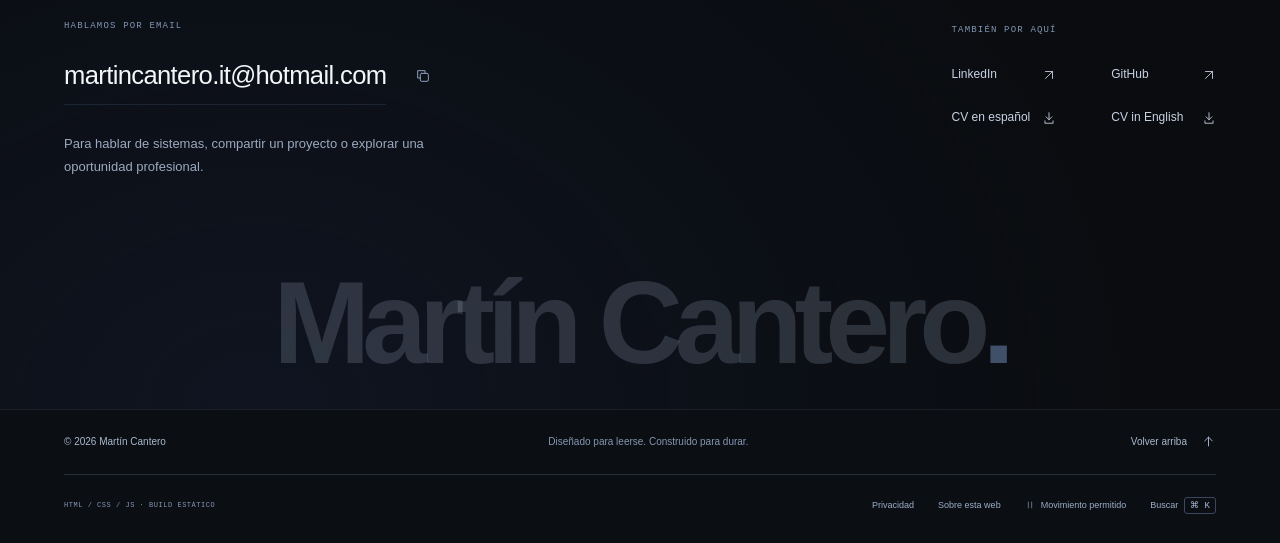
<file: es/trabajo/sgr-it/index.html>
<!doctype html><html lang="es"><head><meta charset="utf-8"><meta name="viewport" content="width=device-width,initial-scale=1"><title>SGR-IT - Martín Cantero</title><meta name="description" content="Gestión de recursos IT y reservas con PHP, MySQL y comprobación de disponibilidad."><meta name="theme-color" content="#0a0c10"><meta name="color-scheme" content="light dark"><meta name="referrer" content="strict-origin-when-cross-origin"><link rel="canonical" href="https://martiincantero.github.io/es/trabajo/sgr-it/"><link rel="alternate" hreflang="es" href="https://martiincantero.github.io/es/trabajo/sgr-it/"><link rel="alternate" hreflang="en" href="https://martiincantero.github.io/en/work/sgr-it/"><link rel="alternate" hreflang="x-default" href="https://martiincantero.github.io/es/trabajo/sgr-it/"><meta property="og:type" content="website"><meta property="og:title" content="SGR-IT - Martín Cantero"><meta property="og:description" content="Gestión de recursos IT y reservas con PHP, MySQL y comprobación de disponibilidad."><meta property="og:locale" content="es_ES"><meta property="og:locale:alternate" content="en_GB"><meta property="og:url" content="https://martiincantero.github.io/es/trabajo/sgr-it/"><meta property="og:image" content="https://martiincantero.github.io/images/og-es.png"><meta property="og:image:width" content="1200"><meta property="og:image:height" content="630"><meta property="og:image:alt" content="Martín Cantero — Infraestructura con criterio."><meta name="twitter:card" content="summary_large_image"><link rel="icon" href="../../../favicon.svg" type="image/svg+xml"><link rel="stylesheet" href="../../../assets/site.8a98864c44.css"><script>try{if(matchMedia('(prefers-reduced-motion: reduce)').matches||localStorage.getItem('mc-motion')==='reduce')document.documentElement.classList.add('reduce-motion')}catch{}</script><script type="application/ld+json">{"@context":"https://schema.org","@type":"Person","name":"Martín Cantero","url":"https://martiincantero.github.io/es/","jobTitle":"Administrador de Sistemas IT/OT","description":"Administrador de Sistemas IT/OT en Valencia. Infraestructura de producción, Windows Server, Linux, Proxmox, Zabbix, seguridad y automatización.","sameAs":["https://github.com/martiincantero","https://www.linkedin.com/in/martiincantero/"],"knowsAbout":["Windows Server","Linux","Proxmox","Zabbix","IT/OT"]}</script><script defer src="../../../assets/main.portable.fea59c9a5c.js"></script></head><body id="top" data-page="case" data-base="/" ><a class="skip-link" href="#main">Saltar al contenido</a><div class="reading-line" aria-hidden="true"></div>
 <header class="site-header"><div class="header-inner wrap"><a class="brand" href="../../index.html" aria-label="Ir al inicio"><svg class="monogram " viewBox="0 0 48 40" fill="none" aria-hidden="true"><path d="M4 33V8l12 16L28 8v25M43 9a12 12 0 1 0 0 23" stroke="currentColor" stroke-width="3.5" stroke-linejoin="round" stroke-linecap="round"/></svg><span>Mart&#237;n Cantero</span></a><nav class="desktop-nav" aria-label="Navegación principal"><a href="../../index.html#work" data-nav-link="work">Trabajo</a><a href="../../index.html#expertise" data-nav-link="expertise">Enfoque</a><a href="../../index.html#experience" data-nav-link="experience">Trayectoria</a></nav><div class="header-actions"><button class="icon-button search-trigger js-only" type="button" data-open="command" aria-label="Buscar" title="Buscar (Ctrl / Cmd + K)"><svg class="icon " viewBox="0 0 24 24" fill="none" stroke="currentColor" stroke-width="1.5" stroke-linecap="round" stroke-linejoin="round" aria-hidden="true"><circle cx="10.5" cy="10.5" r="6.5"/><path d="m16 16 4.5 4.5"/></svg></button><nav class="language-switch" aria-label="Idioma"><a href="./index.html" lang="es" hreflang="es" data-language="es" aria-current="true">ES</a><span aria-hidden="true">/</span><a href="../../../en/work/sgr-it/index.html" lang="en" hreflang="en" data-language="en" >EN</a></nav><a class="header-contact" href="../../index.html#contact">Hablemos<svg class="icon " viewBox="0 0 24 24" fill="none" stroke="currentColor" stroke-width="1.5" stroke-linecap="round" stroke-linejoin="round" aria-hidden="true"><path d="m6 18 12-12M6 6h12v12"/></svg></a><button class="menu-trigger icon-button js-only" type="button" data-open="menu" aria-label="Menú"><span></span><span></span></button></div></div><nav class="no-js-nav wrap" aria-label="Navegar"><a href="../../index.html#work">Trabajo</a><a href="../../index.html#expertise">Enfoque</a><a href="../../index.html#experience">Trayectoria</a><a href="../../index.html#about">Sobre mí</a><a href="../../index.html#contact">Hablemos</a></nav></header><main id="main"><section class="case-top dark"><div class="wrap"><a class="back-link" href="../../index.html#work"><svg class="icon " viewBox="0 0 24 24" fill="none" stroke="currentColor" stroke-width="1.5" stroke-linecap="round" stroke-linejoin="round" aria-hidden="true"><path d="M19 12H5m6-6-6 6 6 6"/></svg>Trabajo seleccionado</a><div class="case-heading-row"><p class="eyebrow">02 / Proyecto de desarrollo</p><span class="mono">3 min de lectura</span></div><h1>SGR-IT<span>.</span></h1><div class="case-intro"><p class="case-statement">Compartir recursos.<br>No los conflictos.</p><p>Una aplicación para consultar recursos IT, gestionar reservas y separar las acciones de usuarios y administradores. El interés está en las reglas que sostienen la experiencia.</p></div><figure class="case-cover case-cover-sgr"><div class="reservation-art" aria-hidden="true"><div class="sgr-orbit"></div><div class="reservation-window"><div class="window-top"><span class="app-symbol"><svg class="icon " viewBox="0 0 24 24" fill="none" stroke="currentColor" stroke-width="1.5" stroke-linecap="round" stroke-linejoin="round" aria-hidden="true"><path d="m3 7 9-4 9 4-9 4-9-4Zm0 5 9 4 9-4M3 17l9 4 9-4"/></svg></span><strong>SGR<span>IT</span></strong><span class="window-context">Validación en varias capas</span><span class="window-dot"></span></div><div class="reservation-content"><p class="reservation-heading">Disponibilidad de recursos</p><p class="reservation-sub">Las reglas, antes que la reserva.</p><div class="calendar-times"><span></span><span>09:00</span><span>10:00</span><span>11:00</span><span>12:00</span></div><div class="calendar-row"><span>Sala de reuniones</span><div class="calendar-cells"><i></i><i></i><i></i><i></i><b class="calendar-reserved reserved-0">Reservado</b></div></div><div class="calendar-row"><span>Equipo portátil</span><div class="calendar-cells"><i></i><i></i><i></i><i></i><b class="calendar-reserved reserved-1"><svg class="icon " viewBox="0 0 24 24" fill="none" stroke="currentColor" stroke-width="1.5" stroke-linecap="round" stroke-linejoin="round" aria-hidden="true"><path d="m5 12 4 4L19 6"/></svg></b></div></div><div class="calendar-row"><span>Proyector</span><div class="calendar-cells"><i></i><i></i><i></i><i></i><b class="calendar-reserved reserved-2">Reservado</b></div></div><div class="calendar-key"><i></i>Disponible<span>Interfaz / Aplicación / Base de datos</span></div></div></div><div class="validation-chip"><svg class="icon " viewBox="0 0 24 24" fill="none" stroke="currentColor" stroke-width="1.5" stroke-linecap="round" stroke-linejoin="round" aria-hidden="true"><path d="M12 3 4 6v6c0 5 8 9 8 9s8-4 8-9V6l-8-3Z"/><path d="m8 12 3 3 5-6"/></svg><span>start &lt; end</span><svg class="icon " viewBox="0 0 24 24" fill="none" stroke="currentColor" stroke-width="1.5" stroke-linecap="round" stroke-linejoin="round" aria-hidden="true"><path d="m5 12 4 4L19 6"/></svg></div></div><figcaption class="mono">INTERPRETACIÓN VISUAL / NO ES UNA CAPTURA</figcaption></figure></div></section><div class="case-meta light"><dl class="wrap"><div><dt class="mono">TIPO</dt><dd>Aplicación web</dd></div><div><dt class="mono">TECNOLOGÍAS</dt><dd>PHP / MySQL / JavaScript</dd></div><div><dt class="mono">EVIDENCIA</dt><dd>Repositorio público</dd></div></dl></div><div class="light"><div class="case-body wrap"><aside class="case-sidebar"><p class="eyebrow">EN ESTE CASO</p><nav aria-label="EN ESTE CASO"><a href="#context" data-case-nav="context"><span class="mono">01</span>Contexto</a><a href="#scope" data-case-nav="scope"><span class="mono">02</span>Mi participación</a><a href="#architecture" data-case-nav="architecture"><span class="mono">03</span>El sistema, de un vistazo</a><a href="#decisions" data-case-nav="decisions"><span class="mono">04</span>Criterio técnico</a><a href="#demo" data-case-nav="demo"><span class="mono">05</span>SIMULACIÓN LOCAL</a><a href="#limits" data-case-nav="limits"><span class="mono">06</span>Alcance y siguientes pasos</a></nav><div class="case-side-links"><a class="text-link" href="https://github.com/martiincantero/sgr-it" target="_blank" rel="noopener noreferrer" aria-label="Ver repositorio (se abre en otra pestaña)">Ver repositorio<svg class="icon " viewBox="0 0 24 24" fill="none" stroke="currentColor" stroke-width="1.5" stroke-linecap="round" stroke-linejoin="round" aria-hidden="true"><path d="m6 18 12-12M6 6h12v12"/></svg></a><a class="text-link" href="../../../cv/Martin-Cantero-CV-ES.pdf" download>CV / ES<svg class="icon " viewBox="0 0 24 24" fill="none" stroke="currentColor" stroke-width="1.5" stroke-linecap="round" stroke-linejoin="round" aria-hidden="true"><path d="M12 3v12m-5-5 5 5 5-5M5 17v4h14v-4"/></svg></a></div></aside><div class="case-content"><section id="context"><p class="eyebrow">01 / LA IDEA, EN BREVE</p><h2>Contexto</h2><p class="case-lead">Salas, portátiles, proyectores y tablets comparten un problema: su disponibilidad depende del tiempo. SGR-IT organiza el inventario, las reservas y su administración en una aplicación web con dos roles.</p></section><section id="scope"><p class="eyebrow">02 / Mi participación</p><h2>Mi participación</h2><p>El repositorio incluye vistas de usuario y administrador, funciones de recursos y reservas, servicios AJAX y el esquema de MySQL. La documentación permite seguir tanto la organización del proyecto como sus límites actuales.</p><ul class="tags"><li>PHP</li><li>MySQL</li><li>JavaScript</li><li>Roles</li></ul></section><section id="architecture"><p class="eyebrow">03 / El sistema, de un vistazo</p><h2>El sistema, de un vistazo</h2><figure class="architecture-figure"><div class="architecture-flow"><div class="architecture-node"><span class="architecture-icon"><svg class="icon " viewBox="0 0 24 24" fill="none" stroke="currentColor" stroke-width="1.5" stroke-linecap="round" stroke-linejoin="round" aria-hidden="true"><path d="m3 7 9-4 9 4-9 4-9-4Zm0 5 9 4 9-4M3 17l9 4 9-4"/></svg></span><div><span class="mono">01 / NAVEGADOR</span><h3>Consulta AJAX</h3></div><svg class="icon architecture-connector" viewBox="0 0 24 24" fill="none" stroke="currentColor" stroke-width="1.5" stroke-linecap="round" stroke-linejoin="round" aria-hidden="true"><path d="M12 4v16m-6-6 6 6 6-6"/></svg></div><div class="architecture-node"><span class="architecture-icon"><svg class="icon " viewBox="0 0 24 24" fill="none" stroke="currentColor" stroke-width="1.5" stroke-linecap="round" stroke-linejoin="round" aria-hidden="true"><path d="M12 3 4 6v6c0 5 8 9 8 9s8-4 8-9V6l-8-3Z"/><path d="m8 12 3 3 5-6"/></svg></span><div><span class="mono">02 / APLICACIÓN PHP</span><h3>Autenticación / roles</h3></div><svg class="icon architecture-connector" viewBox="0 0 24 24" fill="none" stroke="currentColor" stroke-width="1.5" stroke-linecap="round" stroke-linejoin="round" aria-hidden="true"><path d="M12 4v16m-6-6 6 6 6-6"/></svg></div><div class="architecture-node"><span class="architecture-icon"><svg class="icon " viewBox="0 0 24 24" fill="none" stroke="currentColor" stroke-width="1.5" stroke-linecap="round" stroke-linejoin="round" aria-hidden="true"><path d="M3 4v16h18M6 14l4-4 4 2 5-7"/></svg></span><div><span class="mono">03 / REGLAS</span><h3>Disponibilidad / reservas</h3></div><svg class="icon architecture-connector" viewBox="0 0 24 24" fill="none" stroke="currentColor" stroke-width="1.5" stroke-linecap="round" stroke-linejoin="round" aria-hidden="true"><path d="M12 4v16m-6-6 6 6 6-6"/></svg></div><div class="architecture-node"><span class="architecture-icon"><svg class="icon " viewBox="0 0 24 24" fill="none" stroke="currentColor" stroke-width="1.5" stroke-linecap="round" stroke-linejoin="round" aria-hidden="true"><path d="m13 2-9 12h7l-1 8 10-12h-8l1-8Z"/></svg></span><div><span class="mono">04 / MYSQL</span><h3>Tablas / triggers</h3></div><svg class="icon " viewBox="0 0 24 24" fill="none" stroke="currentColor" stroke-width="1.5" stroke-linecap="round" stroke-linejoin="round" aria-hidden="true"><path d="m5 12 4 4L19 6"/></svg></div></div><figcaption>Esquema editorial. No representa una instalación real.</figcaption></figure></section><section id="decisions"><p class="eyebrow">04 / Criterio técnico</p><h2>Criterio técnico</h2><article class="decision"><span class="decision-number">01</span><div><h3>No confiar solo en la interfaz.</h3><p>La consulta AJAX orienta al usuario, pero createReserva vuelve a comprobar disponibilidad y valida el orden de las fechas antes de insertar. El esquema incorpora triggers de comprobación de solapamientos.</p></div></article><article class="decision"><span class="decision-number">02</span><div><h3>Distinguir identidad de permisos.</h3><p>Las funciones de autenticación comprueban la sesión y el rol. La cancelación de una reserva comprueba si quien actúa es su propietario o un administrador.</p></div></article><article class="decision"><span class="decision-number">03</span><div><h3>Hacer visibles las reglas.</h3><p>El modelo relaciona usuarios, recursos y reservas. Las consultas de reservas utilizan parámetros vinculados; la verificación de contraseñas usa password_verify. Son mecanismos concretos, no una garantía global de seguridad.</p></div></article></section><section class="demo-section" id="demo"><p class="eyebrow">DEMO / SIMULACIÓN LOCAL</p><h2>La disponibilidad no se adivina.</h2><p>Prueba distintos horarios. Este ejemplo ilustra la comprobación de solapamientos; no está conectado a SGR-IT ni crea reservas reales.</p><div class="booking-demo" data-demo data-available="El horario no se solapa con la reserva de ejemplo." data-conflict="Hay un solapamiento con la reserva de ejemplo de 10:00 a 11:00." data-invalid="Introduce horas válidas. La hora de fin debe ser posterior a la de inicio."><div class="booking-header"><span class="mono">SIMULACIÓN LOCAL</span><span>Reserva de ejemplo: 10:00—11:00</span></div><div class="booking-track" aria-hidden="true"><span class="booked-slot">10:00 &mdash; 11:00</span><span class="requested-slot" data-requested-slot hidden></span></div><div class="track-labels mono" aria-hidden="true"><span>08:00</span><span>10:00</span><span>12:00</span><span>14:00</span></div><div class="demo-presets js-only" aria-label="Probar un horario"><button type="button" data-preset="10:30,11:30">Con solapamiento</button><button type="button" data-preset="12:00,13:00">Sin solapamiento</button><button type="button" data-preset="11:00,12:00">Reservas consecutivas</button></div><form class="booking-form js-only" id="availability" novalidate><div><label for="booking-start">Hora de inicio</label><input id="booking-start" name="start" type="time" value="10:30" required></div><div><label for="booking-end">Hora de fin</label><input id="booking-end" name="end" type="time" value="11:30" required></div><button class="button button-blue" type="submit">Comprobar horario<svg class="icon " viewBox="0 0 24 24" fill="none" stroke="currentColor" stroke-width="1.5" stroke-linecap="round" stroke-linejoin="round" aria-hidden="true"><path d="M5 12h14m-6-6 6 6-6 6"/></svg></button></form><p class="booking-result js-only" data-booking-result role="status" aria-live="polite">Elige un horario para comprobar su disponibilidad.</p><noscript><p>Activa JavaScript para probar esta simulación. La explicación técnica sigue disponible.</p></noscript></div><div class="validation-layers"><span><b class="mono">01</b>El navegador consulta</span><span><b class="mono">02</b>PHP vuelve a validar</span><span><b class="mono">03</b>MySQL aplica sus reglas</span></div><p class="small-note">Es una ilustración de la regla de intervalos, no una prueba de concurrencia del backend.</p></section><section id="limits" class="limits-section"><p class="eyebrow">Alcance público y limitaciones</p><h2>Alcance y siguientes pasos</h2><p>La documentación identifica tokens CSRF, rate limiting y pruebas automatizadas como mejoras pendientes. Tampoco se presentan pruebas de concurrencia. Este caso muestra un proyecto y sus decisiones; no lo califica como una aplicación auditada ni lista para producción sin revisión.</p><div class="case-source-buttons"><a class="button button-dark" href="https://github.com/martiincantero/sgr-it" target="_blank" rel="noopener noreferrer" aria-label="Ver repositorio (se abre en otra pestaña)">Ver repositorio<svg class="icon " viewBox="0 0 24 24" fill="none" stroke="currentColor" stroke-width="1.5" stroke-linecap="round" stroke-linejoin="round" aria-hidden="true"><path d="m6 18 12-12M6 6h12v12"/></svg></a><a class="text-link" href="https://github.com/martiincantero/sgr-it/blob/main/DOCUMENTACION_TECNICA.md" target="_blank" rel="noopener noreferrer" aria-label="Documentación técnica (se abre en otra pestaña)">Documentación técnica<svg class="icon " viewBox="0 0 24 24" fill="none" stroke="currentColor" stroke-width="1.5" stroke-linecap="round" stroke-linejoin="round" aria-hidden="true"><path d="m6 18 12-12M6 6h12v12"/></svg></a></div></section><details class="source-details"><summary>Fuentes y alcance<svg class="icon " viewBox="0 0 24 24" fill="none" stroke="currentColor" stroke-width="1.5" stroke-linecap="round" stroke-linejoin="round" aria-hidden="true"><path d="M12 5v14M5 12h14"/></svg></summary><p>Descripción contrastada con el repositorio público y su documentación. No constituye una auditoría ni una certificación de seguridad.</p><ul><li><a class="text-link" href="https://github.com/martiincantero/sgr-it" target="_blank" rel="noopener noreferrer" aria-label="Repositorio y README (se abre en otra pestaña)">Repositorio y README<svg class="icon " viewBox="0 0 24 24" fill="none" stroke="currentColor" stroke-width="1.5" stroke-linecap="round" stroke-linejoin="round" aria-hidden="true"><path d="m6 18 12-12M6 6h12v12"/></svg></a></li><li><a class="text-link" href="https://github.com/martiincantero/sgr-it/blob/main/funciones/reservas.php" target="_blank" rel="noopener noreferrer" aria-label="Lógica de reservas (se abre en otra pestaña)">Lógica de reservas<svg class="icon " viewBox="0 0 24 24" fill="none" stroke="currentColor" stroke-width="1.5" stroke-linecap="round" stroke-linejoin="round" aria-hidden="true"><path d="m6 18 12-12M6 6h12v12"/></svg></a></li><li><a class="text-link" href="https://github.com/martiincantero/sgr-it/blob/main/funciones/auth.php" target="_blank" rel="noopener noreferrer" aria-label="Autenticación y roles (se abre en otra pestaña)">Autenticación y roles<svg class="icon " viewBox="0 0 24 24" fill="none" stroke="currentColor" stroke-width="1.5" stroke-linecap="round" stroke-linejoin="round" aria-hidden="true"><path d="m6 18 12-12M6 6h12v12"/></svg></a></li><li><a class="text-link" href="https://github.com/martiincantero/sgr-it/blob/main/sgr-it.sql" target="_blank" rel="noopener noreferrer" aria-label="Esquema MySQL (se abre en otra pestaña)">Esquema MySQL<svg class="icon " viewBox="0 0 24 24" fill="none" stroke="currentColor" stroke-width="1.5" stroke-linecap="round" stroke-linejoin="round" aria-hidden="true"><path d="m6 18 12-12M6 6h12v12"/></svg></a></li></ul></details></div></div><div class="next-case wrap"><a href="../game-servers/index.html"><div><p class="eyebrow">SIGUIENTE CASO</p><h2>Servidores a medida</h2></div><span><svg class="icon " viewBox="0 0 24 24" fill="none" stroke="currentColor" stroke-width="1.5" stroke-linecap="round" stroke-linejoin="round" aria-hidden="true"><path d="m6 18 12-12M6 6h12v12"/></svg></span></a></div></div><section class="contact-section dark" id="contact" data-nav-section aria-labelledby="contact-title"><div class="wrap"><div class="contact-kicker"><p class="eyebrow">05 / SIGUIENTE CONVERSACIÓN</p><span class="mono">VALENCIA, ES &nbsp; / &nbsp; <svg class="icon " viewBox="0 0 24 24" fill="none" stroke="currentColor" stroke-width="1.5" stroke-linecap="round" stroke-linejoin="round" aria-hidden="true"><circle cx="12" cy="12" r="9"/><ellipse cx="12" cy="12" rx="4" ry="9"/><path d="M3 12h18"/></svg></span></div><div class="contact-intro"><h2 id="contact-title" data-reveal>Todo empieza<br>con un hola.</h2><a class="contact-orb" href="mailto:martincantero.it@hotmail.com" aria-label="Escríbeme"><svg class="icon " viewBox="0 0 24 24" fill="none" stroke="currentColor" stroke-width="1.5" stroke-linecap="round" stroke-linejoin="round" aria-hidden="true"><path d="m6 18 12-12M6 6h12v12"/></svg></a></div><div class="contact-lower"><div><p class="eyebrow">HABLAMOS POR EMAIL</p><div class="email-line"><a href="mailto:martincantero.it@hotmail.com">martincantero.it@hotmail.com</a><button type="button" class="icon-button js-only" data-copy="martincantero.it@hotmail.com" data-success="Email copiado" data-failure="No se pudo copiar. El email aparece justo debajo." aria-label="Copiar email"><svg class="icon " viewBox="0 0 24 24" fill="none" stroke="currentColor" stroke-width="1.5" stroke-linecap="round" stroke-linejoin="round" aria-hidden="true"><rect x="8" y="8" width="12" height="12" rx="2"/><path d="M15 8V4H4v11h4"/></svg></button></div><p class="copy-status" role="status" aria-live="polite"></p><p class="contact-note">Para hablar de sistemas, compartir un proyecto o explorar una oportunidad profesional.</p></div><div class="contact-social"><p class="eyebrow">TAMBIÉN POR AQUÍ</p><a class="text-link" href="https://www.linkedin.com/in/martiincantero/" target="_blank" rel="noopener noreferrer" aria-label="LinkedIn (se abre en otra pestaña)">LinkedIn<svg class="icon " viewBox="0 0 24 24" fill="none" stroke="currentColor" stroke-width="1.5" stroke-linecap="round" stroke-linejoin="round" aria-hidden="true"><path d="m6 18 12-12M6 6h12v12"/></svg></a><a class="text-link" href="https://github.com/martiincantero" target="_blank" rel="noopener noreferrer" aria-label="GitHub (se abre en otra pestaña)">GitHub<svg class="icon " viewBox="0 0 24 24" fill="none" stroke="currentColor" stroke-width="1.5" stroke-linecap="round" stroke-linejoin="round" aria-hidden="true"><path d="m6 18 12-12M6 6h12v12"/></svg></a><a class="text-link" href="../../../cv/Martin-Cantero-CV-ES.pdf" download lang="es">CV en español<svg class="icon " viewBox="0 0 24 24" fill="none" stroke="currentColor" stroke-width="1.5" stroke-linecap="round" stroke-linejoin="round" aria-hidden="true"><path d="M12 3v12m-5-5 5 5 5-5M5 17v4h14v-4"/></svg></a><a class="text-link" href="../../../cv/Martin-Cantero-CV-EN.pdf" download lang="en">CV in English<svg class="icon " viewBox="0 0 24 24" fill="none" stroke="currentColor" stroke-width="1.5" stroke-linecap="round" stroke-linejoin="round" aria-hidden="true"><path d="M12 3v12m-5-5 5 5 5-5M5 17v4h14v-4"/></svg></a></div></div><div class="signature-type" aria-hidden="true">Mart&#237;n Cantero<span>.</span></div></div></section></main><footer class="site-footer dark"><div class="wrap"><div class="footer-top"><span>&copy; 2026 Mart&#237;n Cantero</span><span>Diseñado para leerse. Construido para durar.</span><a class="back-top" href="#top">Volver arriba <svg class="icon " viewBox="0 0 24 24" fill="none" stroke="currentColor" stroke-width="1.5" stroke-linecap="round" stroke-linejoin="round" aria-hidden="true"><path d="M5 12h14m-6-6 6 6-6 6"/></svg></a></div><div class="footer-bottom"><p class="mono">HTML / CSS / JS · BUILD ESTÁTICO</p><nav aria-label="Navegar"><a href="../../privacidad/index.html">Privacidad</a><a href="../../colofon/index.html">Sobre esta web</a><button class="motion-toggle js-only" type="button" data-motion-toggle aria-pressed="false" data-on="Movimiento reducido" data-off="Movimiento permitido"><svg class="icon " viewBox="0 0 24 24" fill="none" stroke="currentColor" stroke-width="1.5" stroke-linecap="round" stroke-linejoin="round" aria-hidden="true"><path d="M8 5v14M16 5v14"/></svg><span>Reducir movimiento</span></button><button class="footer-command js-only" data-open="command" type="button">Buscar<kbd>&#8984; K</kbd></button></nav></div></div></footer><dialog id="command-dialog" class="command-dialog" aria-labelledby="command-title"><div class="dialog-heading"><h2 id="command-title">Buscar</h2><button class="icon-button" type="button" data-close aria-label="Cerrar"><svg class="icon " viewBox="0 0 24 24" fill="none" stroke="currentColor" stroke-width="1.5" stroke-linecap="round" stroke-linejoin="round" aria-hidden="true"><path d="m6 6 12 12M6 18 18 6"/></svg></button></div><div class="command-search"><svg class="icon " viewBox="0 0 24 24" fill="none" stroke="currentColor" stroke-width="1.5" stroke-linecap="round" stroke-linejoin="round" aria-hidden="true"><circle cx="10.5" cy="10.5" r="6.5"/><path d="m16 16 4.5 4.5"/></svg><label class="sr-only" for="command-input">Buscar una sección o un proyecto</label><input id="command-input" type="search" autocomplete="off" placeholder="Buscar una sección o un proyecto" aria-controls="command-results"></div><nav aria-label="Navegar"><ul id="command-results"><li data-search-item data-search-text="Trabajo work "><a href="../../index.html#work"><span class="search-result-icon"><svg class="icon " viewBox="0 0 24 24" fill="none" stroke="currentColor" stroke-width="1.5" stroke-linecap="round" stroke-linejoin="round" aria-hidden="true"><path d="m3 7 9-4 9 4-9 4-9-4Zm0 5 9 4 9-4M3 17l9 4 9-4"/></svg></span><span>Trabajo<small>SECCION</small></span><svg class="icon " viewBox="0 0 24 24" fill="none" stroke="currentColor" stroke-width="1.5" stroke-linecap="round" stroke-linejoin="round" aria-hidden="true"><path d="M5 12h14m-6-6 6 6-6 6"/></svg></a></li><li data-search-item data-search-text="Enfoque expertise Infraestructura Una base que puedes entender. Administración y mantenimiento de sistemas Windows Server y Linux, y de entornos virtualizados con Proxmox. El trabajo no termina en el despliegue. Windows Server Linux Proxmox Monitorización Ver lo que está pasando. Evolución de la monitorización con Zabbix para supervisar sistemas, servicios e infraestructura. Diagnóstico de incidencias con el contexto necesario para actuar. Zabbix Servicios Incidencias Seguridad Proteger también es operar. Participación en proyectos de ciberseguridad y pentesting. Experiencia previa en gestión de firewall y auditoría durante mis prácticas de sistemas. Ciberseguridad Pentesting Firewall Automatización Mejorar el siguiente paso. Colaboración en iniciativas de automatización y aplicación de IA al entorno tecnológico. Documentación técnica y procedimientos para que el conocimiento no se pierda. Automatización Documentación IA aplicada"><a href="../../index.html#expertise"><span class="search-result-icon"><svg class="icon " viewBox="0 0 24 24" fill="none" stroke="currentColor" stroke-width="1.5" stroke-linecap="round" stroke-linejoin="round" aria-hidden="true"><path d="m3 7 9-4 9 4-9 4-9-4Zm0 5 9 4 9-4M3 17l9 4 9-4"/></svg></span><span>Enfoque<small>SECCION</small></span><svg class="icon " viewBox="0 0 24 24" fill="none" stroke="currentColor" stroke-width="1.5" stroke-linecap="round" stroke-linejoin="round" aria-hidden="true"><path d="M5 12h14m-6-6 6 6-6 6"/></svg></a></li><li data-search-item data-search-text="Trayectoria experience {&quot;label&quot;:&quot;03 / EXPERIENCIA&quot;,&quot;title&quot;:&quot;Más responsabilidad.\nLa misma curiosidad.&quot;,&quot;intro&quot;:&quot;De aprender la operativa a asumir la administración de la infraestructura. Mi recorrido en 3D Observer.&quot;,&quot;company&quot;:&quot;3D Observer Project, S.L.&quot;,&quot;period&quot;:&quot;MAYO 2025 — ACTUALIDAD&quot;,&quot;roles&quot;:[{&quot;date&quot;:&quot;ABR 2026 — ACTUALIDAD&quot;,&quot;title&quot;:&quot;Administrador de sistemas&quot;,&quot;body&quot;:&quot;Administración, mantenimiento y evolución de infraestructura IT/OT. Windows Server, Linux, Proxmox y monitorización con Zabbix.&quot;,&quot;tags&quot;:[&quot;Infraestructura&quot;,&quot;IT/OT&quot;]},{&quot;date&quot;:&quot;ENE 2026 — ABR 2026&quot;,&quot;title&quot;:&quot;Sistemas y monitorización N2&quot;,&quot;body&quot;:&quot;Diagnóstico y resolución de incidencias críticas, atención directa a clientes y coordinación con equipos internos.&quot;,&quot;tags&quot;:[&quot;Incidencias&quot;,&quot;Producción&quot;]},{&quot;date&quot;:&quot;JUN 2025 — ENE 2026&quot;,&quot;title&quot;:&quot;Sistemas y monitorización N1&quot;,&quot;body&quot;:&quot;Soporte a clientes y departamentos, actualizaciones de software y resolución de incidencias de primer nivel.&quot;,&quot;tags&quot;:[&quot;Soporte&quot;,&quot;Operaciones&quot;]},{&quot;date&quot;:&quot;MAYO 2025&quot;,&quot;title&quot;:&quot;Técnico de sistemas · FCT&quot;,&quot;body&quot;:&quot;Integración en el equipo de monitorización, propuestas de mejora y participación en pruebas de pentesting.&quot;,&quot;tags&quot;:[&quot;Aprendizaje&quot;,&quot;Iniciativa&quot;]}],&quot;earlierLabel&quot;:&quot;ANTES DE ESO&quot;,&quot;earlier&quot;:[{&quot;date&quot;:&quot;2021 — 2024&quot;,&quot;title&quot;:&quot;Project Manager &amp; Sysadmin&quot;,&quot;company&quot;:&quot;Proyecto personal / freelance&quot;,&quot;body&quot;:&quot;Diseño, despliegue y administración de servidores privados de videojuegos. Infraestructura, recursos y soporte técnico.&quot;},{&quot;date&quot;:&quot;FEB — JUN 2024&quot;,&quot;title&quot;:&quot;Técnico de sistemas · FCT&quot;,&quot;company&quot;:&quot;Colegio Trinitarias Torrent&quot;,&quot;body&quot;:&quot;Gestión de firewall, auditoría de ciberseguridad, WordPress y Google Workspace.&quot;}]}"><a href="../../index.html#experience"><span class="search-result-icon"><svg class="icon " viewBox="0 0 24 24" fill="none" stroke="currentColor" stroke-width="1.5" stroke-linecap="round" stroke-linejoin="round" aria-hidden="true"><path d="m3 7 9-4 9 4-9 4-9-4Zm0 5 9 4 9-4M3 17l9 4 9-4"/></svg></span><span>Trayectoria<small>SECCION</small></span><svg class="icon " viewBox="0 0 24 24" fill="none" stroke="currentColor" stroke-width="1.5" stroke-linecap="round" stroke-linejoin="round" aria-hidden="true"><path d="M5 12h14m-6-6 6 6-6 6"/></svg></a></li><li data-search-item data-search-text="Sobre mí about {&quot;label&quot;:&quot;04 / UN POCO MÁS PERSONAL&quot;,&quot;title&quot;:&quot;No me basta\ncon que funcione.&quot;,&quot;body&quot;:&quot;Soy Martín, administrador de sistemas en Valencia. Me interesa lo que no siempre se ve: por qué falla un servicio, cómo se relacionan sus componentes y qué podemos cambiar para trabajar mejor.&quot;,&quot;body2&quot;:&quot;Empecé aprendiendo por mi cuenta con servidores de videojuegos. Hoy trabajo con infraestructura de producción y sigo conservando esa curiosidad. Resolver es necesario; entender es lo que permite avanzar.&quot;,&quot;educationLabel&quot;:&quot;FORMACIÓN&quot;,&quot;education&quot;:[{&quot;date&quot;:&quot;2024 — 2026&quot;,&quot;title&quot;:&quot;Administración de Sistemas Informáticos en Red&quot;,&quot;school&quot;:&quot;Enseñanzas Profesionales Sorolla&quot;,&quot;status&quot;:&quot;Técnico Superior · Finalizado&quot;},{&quot;date&quot;:&quot;2022 — 2024&quot;,&quot;title&quot;:&quot;Sistemas Microinformáticos y Redes&quot;,&quot;school&quot;:&quot;Enseñanzas Profesionales Sorolla&quot;,&quot;status&quot;:&quot;Técnico · Finalizado&quot;},{&quot;date&quot;:&quot;2027 / PREVISTO&quot;,&quot;title&quot;:&quot;Inteligencia Artificial y Big Data&quot;,&quot;school&quot;:&quot;MEDAC&quot;,&quot;status&quot;:&quot;Próximo paso formativo · No iniciado&quot;}],&quot;trainingLabel&quot;:&quot;FORMACIÓN COMPLEMENTARIA&quot;,&quot;training&quot;:[&quot;Network Defense&quot;,&quot;Networking Basics&quot;,&quot;Ciberseguridad y Hacking Ético&quot;],&quot;cv&quot;:&quot;Mi trayectoria, en una página&quot;,&quot;download&quot;:&quot;Descargar CV&quot;,&quot;signature&quot;:&quot;CURIOSIDAD, CRITERIO Y CONTINUIDAD.&quot;}"><a href="../../index.html#about"><span class="search-result-icon"><svg class="icon " viewBox="0 0 24 24" fill="none" stroke="currentColor" stroke-width="1.5" stroke-linecap="round" stroke-linejoin="round" aria-hidden="true"><path d="m3 7 9-4 9 4-9 4-9-4Zm0 5 9 4 9-4M3 17l9 4 9-4"/></svg></span><span>Sobre mí<small>SECCION</small></span><svg class="icon " viewBox="0 0 24 24" fill="none" stroke="currentColor" stroke-width="1.5" stroke-linecap="round" stroke-linejoin="round" aria-hidden="true"><path d="M5 12h14m-6-6 6 6-6 6"/></svg></a></li><li data-search-item data-search-text="Hablemos contact "><a href="../../index.html#contact"><span class="search-result-icon"><svg class="icon " viewBox="0 0 24 24" fill="none" stroke="currentColor" stroke-width="1.5" stroke-linecap="round" stroke-linejoin="round" aria-hidden="true"><path d="m3 7 9-4 9 4-9 4-9-4Zm0 5 9 4 9-4M3 17l9 4 9-4"/></svg></span><span>Hablemos<small>SECCION</small></span><svg class="icon " viewBox="0 0 24 24" fill="none" stroke="currentColor" stroke-width="1.5" stroke-linecap="round" stroke-linejoin="round" aria-hidden="true"><path d="M5 12h14m-6-6 6 6-6 6"/></svg></a></li><li data-search-item data-search-text="3D Observer IT/OT Zabbix Windows / Linux Proxmox Sistemas IT/OT para un entorno de visión artificial y energías renovables."><a href="../3d-observer/index.html"><span class="search-result-icon"><svg class="icon " viewBox="0 0 24 24" fill="none" stroke="currentColor" stroke-width="1.5" stroke-linecap="round" stroke-linejoin="round" aria-hidden="true"><path d="m6 18 12-12M6 6h12v12"/></svg></span><span>3D Observer<small>Experiencia profesional</small></span><svg class="icon " viewBox="0 0 24 24" fill="none" stroke="currentColor" stroke-width="1.5" stroke-linecap="round" stroke-linejoin="round" aria-hidden="true"><path d="M5 12h14m-6-6 6 6-6 6"/></svg></a></li><li data-search-item data-search-text="SGR-IT PHP MySQL JavaScript Roles Gestión de recursos IT y reservas con PHP, MySQL y comprobación de disponibilidad."><a href="./index.html"><span class="search-result-icon"><svg class="icon " viewBox="0 0 24 24" fill="none" stroke="currentColor" stroke-width="1.5" stroke-linecap="round" stroke-linejoin="round" aria-hidden="true"><path d="m6 18 12-12M6 6h12v12"/></svg></span><span>SGR-IT<small>Proyecto de desarrollo</small></span><svg class="icon " viewBox="0 0 24 24" fill="none" stroke="currentColor" stroke-width="1.5" stroke-linecap="round" stroke-linejoin="round" aria-hidden="true"><path d="M5 12h14m-6-6 6 6-6 6"/></svg></a></li><li data-search-item data-search-text="Servidores a medida Infraestructura Despliegue Soporte El inicio de mi recorrido: servidores privados de videojuegos, infraestructura y soporte."><a href="../game-servers/index.html"><span class="search-result-icon"><svg class="icon " viewBox="0 0 24 24" fill="none" stroke="currentColor" stroke-width="1.5" stroke-linecap="round" stroke-linejoin="round" aria-hidden="true"><path d="m6 18 12-12M6 6h12v12"/></svg></span><span>Servidores a medida<small>Proyecto personal / freelance</small></span><svg class="icon " viewBox="0 0 24 24" fill="none" stroke="currentColor" stroke-width="1.5" stroke-linecap="round" stroke-linejoin="round" aria-hidden="true"><path d="M5 12h14m-6-6 6 6-6 6"/></svg></a></li></ul><p class="command-empty" hidden role="status">No hay resultados. Prueba con sistemas, experiencia o SGR-IT.</p></nav><div class="command-footer mono"><span>&uarr; &darr; Navegar</span><span>ESC Cerrar</span></div></dialog>
 <dialog id="menu-dialog" class="menu-dialog" aria-labelledby="menu-title"><div class="menu-top"><span id="menu-title"><svg class="monogram " viewBox="0 0 48 40" fill="none" aria-hidden="true"><path d="M4 33V8l12 16L28 8v25M43 9a12 12 0 1 0 0 23" stroke="currentColor" stroke-width="3.5" stroke-linejoin="round" stroke-linecap="round"/></svg> Navegación principal</span><button class="icon-button" data-close type="button" aria-label="Cerrar"><svg class="icon " viewBox="0 0 24 24" fill="none" stroke="currentColor" stroke-width="1.5" stroke-linecap="round" stroke-linejoin="round" aria-hidden="true"><path d="m6 6 12 12M6 18 18 6"/></svg></button></div><nav class="menu-links"><a href="../../index.html#work"><span class="mono">01</span>Trabajo<svg class="icon " viewBox="0 0 24 24" fill="none" stroke="currentColor" stroke-width="1.5" stroke-linecap="round" stroke-linejoin="round" aria-hidden="true"><path d="m6 18 12-12M6 6h12v12"/></svg></a><a href="../../index.html#expertise"><span class="mono">02</span>Enfoque<svg class="icon " viewBox="0 0 24 24" fill="none" stroke="currentColor" stroke-width="1.5" stroke-linecap="round" stroke-linejoin="round" aria-hidden="true"><path d="m6 18 12-12M6 6h12v12"/></svg></a><a href="../../index.html#experience"><span class="mono">03</span>Trayectoria<svg class="icon " viewBox="0 0 24 24" fill="none" stroke="currentColor" stroke-width="1.5" stroke-linecap="round" stroke-linejoin="round" aria-hidden="true"><path d="m6 18 12-12M6 6h12v12"/></svg></a><a href="../../index.html#about"><span class="mono">04</span>Sobre mí<svg class="icon " viewBox="0 0 24 24" fill="none" stroke="currentColor" stroke-width="1.5" stroke-linecap="round" stroke-linejoin="round" aria-hidden="true"><path d="m6 18 12-12M6 6h12v12"/></svg></a><a href="../../index.html#contact"><span class="mono">05</span>Hablemos<svg class="icon " viewBox="0 0 24 24" fill="none" stroke="currentColor" stroke-width="1.5" stroke-linecap="round" stroke-linejoin="round" aria-hidden="true"><path d="m6 18 12-12M6 6h12v12"/></svg></a></nav><div class="menu-bottom"><p>Un sistema. Muchas formas de llegar.</p><div><a class="text-link" href="https://github.com/martiincantero" target="_blank" rel="noopener noreferrer" aria-label="GitHub (se abre en otra pestaña)">GitHub<svg class="icon " viewBox="0 0 24 24" fill="none" stroke="currentColor" stroke-width="1.5" stroke-linecap="round" stroke-linejoin="round" aria-hidden="true"><path d="m6 18 12-12M6 6h12v12"/></svg></a><a class="text-link" href="https://www.linkedin.com/in/martiincantero/" target="_blank" rel="noopener noreferrer" aria-label="LinkedIn (se abre en otra pestaña)">LinkedIn<svg class="icon " viewBox="0 0 24 24" fill="none" stroke="currentColor" stroke-width="1.5" stroke-linecap="round" stroke-linejoin="round" aria-hidden="true"><path d="m6 18 12-12M6 6h12v12"/></svg></a></div></div></dialog>
 <dialog id="quick-dialog" class="quick-dialog" aria-labelledby="quick-title"><div class="dialog-heading"><span class="eyebrow">MC / OVERVIEW</span><button type="button" class="icon-button" data-close aria-label="Cerrar"><svg class="icon " viewBox="0 0 24 24" fill="none" stroke="currentColor" stroke-width="1.5" stroke-linecap="round" stroke-linejoin="round" aria-hidden="true"><path d="m6 6 12 12M6 18 18 6"/></svg></button></div><h2 id="quick-title">En un minuto<span>.</span></h2><p class="quick-intro">La versión esencial, sin perder el contexto.</p><section class="quick-row"><span class="mono">01</span><div><h3>Mi trabajo</h3><p>Administrador de sistemas en 3D Observer. Infraestructura de producción IT/OT, Windows Server, Linux, Proxmox y Zabbix.</p></div></section><section class="quick-row"><span class="mono">02</span><div><h3>Lo que aporto</h3><p>Administración y monitorización, resolución de incidencias, seguridad, documentación y mejora continua.</p></div></section><section class="quick-row"><span class="mono">03</span><div><h3>Mi recorrido</h3><p>De FCT a N1, N2 y administración de sistemas. ASIR finalizado en 2026; especialización en IA y Big Data prevista para 2027.</p></div></section><a class="button button-blue" href="../../../cv/Martin-Cantero-CV-ES.pdf" download>Descargar CV en español<svg class="icon " viewBox="0 0 24 24" fill="none" stroke="currentColor" stroke-width="1.5" stroke-linecap="round" stroke-linejoin="round" aria-hidden="true"><path d="M12 3v12m-5-5 5 5 5-5M5 17v4h14v-4"/></svg></a></dialog></body></html>
</file>
<file: assets/site.8a98864c44.css>
/* MC.03 - an editorial design system. No framework, webfont or runtime CDN. */
:root{--ink:#11161d;--paper:#f5f6f8;--paper-alt:#e9edf2;--dark:#0a0c10;--dark-panel:#11161f;--blue:#315eef;--blue-light:#93b4ff;--muted:#55616f;--muted-dark:#a0aabb;--line:#dce1e7;--line-dark:#262c36;--ease:cubic-bezier(.22,1,.36,1);--wrap:1280px;--gutter:64px;--sans:-apple-system,BlinkMacSystemFont,"Segoe UI",Arial,Helvetica,sans-serif;--mono:"SFMono-Regular",Consolas,"Liberation Mono",monospace;color-scheme:light;font-synthesis:none}
*,*::before,*::after{box-sizing:border-box}html{scroll-behavior:smooth;scroll-padding-top:110px}body{margin:0;color:var(--ink);background:var(--dark);font-family:var(--sans);font-size:16px;line-height:1.6;-webkit-font-smoothing:antialiased}button,input,select{font:inherit}button,a{-webkit-tap-highlight-color:transparent}button{cursor:pointer}a{color:inherit;text-decoration:none}button{color:inherit}button:disabled{cursor:default}img,svg{display:block}img{max-width:100%}figure,p,h1,h2,h3,h4,blockquote,dl,dd{margin:0}h1,h2,h3,h4{font-weight:550;line-height:1.05;letter-spacing:-.055em}button{border:0}ul,ol{margin:0;padding:0;list-style:none}input{min-width:0}::selection{background:#3465e9;color:#fff}:focus-visible{outline:3px solid #6b96ff;outline-offset:5px;border-radius:3px}a,button,summary{touch-action:manipulation}summary{cursor:pointer;list-style:none}summary::-webkit-details-marker{display:none}[hidden]{display:none!important}dialog:not([open]){display:none}.light{background:var(--paper);color:var(--ink);color-scheme:light}.dark{background:var(--dark);color:#f4f6f9;color-scheme:dark}.wrap{width:calc(100% - var(--gutter)*2);max-width:var(--wrap);margin-inline:auto}.section-space{padding-block:116px}.section-heading{display:flex;align-items:flex-end;justify-content:space-between;gap:64px;margin-bottom:56px}.section-heading h2{font-size:clamp(56px,5.7vw,82px);line-height:1.025;max-width:760px}.section-aside{max-width:340px;flex-shrink:0;color:var(--muted);padding-bottom:4px}.section-aside p{line-height:1.7;font-size:16px}.section-aside>.mono{display:block;margin-top:25px;color:var(--ink);font-size:10px}.eyebrow,.mono{font-family:var(--mono);font-weight:400;font-size:10px;letter-spacing:.075em;line-height:1.6}.eyebrow{letter-spacing:.13em;text-transform:uppercase;margin-bottom:26px}.section-index{margin-right:15px}.icon{width:20px;height:20px;flex:0 0 auto}.monogram{width:43px;height:36px;flex-shrink:0}.sr-only{position:absolute!important;width:1px!important;height:1px!important;padding:0!important;margin:-1px!important;overflow:hidden!important;clip:rect(0,0,0,0)!important;white-space:nowrap!important;border:0!important}.js-only{display:none!important}.enhanced .js-only{display:inline-flex!important}.skip-link{position:fixed;z-index:1000;left:16px;top:-100px;padding:12px 18px;background:#fff;color:#111;border-radius:6px}.skip-link:focus{top:14px}.icon-button{width:42px;height:42px;border:1px solid transparent;background:transparent;display:inline-flex;align-items:center;justify-content:center;border-radius:50%;transition:background .25s}.icon-button:hover{background:#ffffff15}.button{display:inline-flex;align-items:center;justify-content:center;gap:25px;padding:16px 25px;min-height:54px;border-radius:999px;font-size:13px;font-weight:550;line-height:1.3;transition:transform .35s var(--ease),background .25s,box-shadow .35s;white-space:normal}.button .icon{width:18px;height:18px}.button:hover{transform:translateY(-3px)}.button:hover .icon{transform:translate(2px,-2px)}.button .icon{transition:transform .35s var(--ease)}.button-white{background:#f6f7fa;color:#0a0c10}.button-white:hover{background:#fff;box-shadow:0 8px 28px #b1c9ff20}.button-blue{background:var(--blue);color:#fff}.button-blue:hover{background:#254dc7}.button-dark{background:var(--ink);color:#fff}.text-link{display:inline-flex;align-items:center;gap:12px;font-size:13px;line-height:1.4;min-height:36px;transition:color .2s}.text-link .icon{width:17px;height:17px;transition:transform .3s}.text-link:hover .icon{transform:translate(3px,-3px)}.text-link:hover{color:var(--blue)}.tags{display:flex;flex-wrap:wrap;gap:7px}.tags li{border:1px solid var(--line);border-radius:999px;font-size:10px;line-height:1.2;padding:7px 11px;color:var(--muted)}.dark .tags li{border-color:#343e4b;color:#bac5d4}.reading-line{height:2px;background:var(--blue-light);position:fixed;inset:0 auto auto 0;width:100%;transform-origin:left;transform:scaleX(var(--read-progress,0));z-index:92;pointer-events:none}
/* Header - deliberately quiet, with a real command palette. */
.site-header{position:fixed;z-index:90;top:0;left:0;width:100%;color:#f1f3f6;background:#0a0c10e8;backdrop-filter:blur(22px);-webkit-backdrop-filter:blur(22px);border-bottom:1px solid #ffffff0a;transition:background .3s}.header-inner{height:82px;display:flex;align-items:center;gap:34px}.brand{display:flex;align-items:center;gap:15px;margin-right:auto;white-space:nowrap}.brand .monogram{width:35px;height:30px}.brand>span{font-size:13px;letter-spacing:-.02em;font-weight:500}.desktop-nav{display:flex;gap:28px}.desktop-nav a{font-size:12px;color:#a9b1bd;position:relative;padding-block:12px;transition:color .2s}.desktop-nav a:hover,.desktop-nav a.is-active{color:#fff}.desktop-nav a::after{content:"";position:absolute;bottom:4px;left:0;width:15px;height:1px;background:#8faffb;transform:scaleX(0);transform-origin:left;transition:transform .25s}.desktop-nav a.is-active::after{transform:scaleX(1)}.header-actions{display:flex;gap:22px;align-items:center}.search-trigger .icon{width:16px;height:16px}.language-switch{display:flex;gap:9px;align-items:center;font-size:10px;font-family:var(--mono)}.language-switch a{padding:10px 1px;color:#96a0b0}.language-switch a[aria-current]{color:#fff}.language-switch>span{color:#4c5562}.header-contact{display:flex;align-items:center;gap:18px;padding:9px 17px;border-radius:999px;font-size:12px;background:#f4f6f9;color:#14191f}.header-contact .icon{width:15px;height:15px}.header-contact:hover{background:#dbe5fc}.menu-trigger{display:none!important;flex-direction:column;gap:6px}.menu-trigger span{height:1px;width:20px;background:currentColor}.no-js-nav{display:none}.enhanced .no-js-nav{display:none}
/* The opening - original procedural chrome sculpture, not a video or WebGL dependency. */
.hero{position:relative;overflow:hidden;padding-top:124px;isolation:isolate}.hero::before{content:"";position:absolute;inset:0;background:radial-gradient(ellipse at 80% 45%,#121d332d,transparent 50%);pointer-events:none;z-index:-1}.hero-topline{display:flex;align-items:center;justify-content:space-between;color:#8e98a8;font-size:9px;letter-spacing:.13em}.hero-topline>span:last-child{display:flex;align-items:center;gap:42px}.coordinate-mark{font-size:17px;line-height:1;color:#becbe2}.hero-main{position:relative;display:grid;grid-template-columns:55% 45%;align-items:center;min-height:630px}.hero-copy{z-index:3;position:relative;padding-top:8px;padding-bottom:30px;pointer-events:none}.hero-copy a,.hero-copy button{pointer-events:auto}.hero-eyebrow{display:flex;align-items:center;gap:11px;font-size:10px;letter-spacing:.07em;margin-bottom:31px;color:#b4bfce}.signal-dot{height:5px;width:5px;display:inline-block;border-radius:50%;background:#97b9ff;box-shadow:0 0 13px #467dd6}.hero h1{font-size:clamp(82px,8.55vw,128px);line-height:.985;letter-spacing:-.065em;font-weight:580;position:relative;white-space:nowrap}.hero-line{display:block}.hero-gradient{color:#aebbd0;background:linear-gradient(100deg,#d7dfec 8%,#a4b7d6 55%,#617baf 100%);background-clip:text;-webkit-background-clip:text;-webkit-text-fill-color:transparent;padding-bottom:.07em}.hero-description{display:flex;gap:21px;align-items:flex-start;margin-top:31px;max-width:410px}.hero-copy-line{width:28px;height:1px;background:#647b9d;flex-shrink:0;margin-top:13px}.hero-description p{font-size:15px;color:#aab4c4;line-height:1.8;max-width:353px}.hero-actions{display:flex;align-items:center;gap:25px;margin-top:32px}.quick-trigger{background:none;padding:12px 0;color:#b8c2d1;font-size:12px;gap:8px;align-items:center}.quick-trigger .icon{width:16px;height:16px}.quick-trigger:hover{color:#fff}.hero-art{position:relative;margin-left:-80px;width:calc(100% + 130px);height:650px;perspective:900px;z-index:1;isolation:isolate}.art-halo{position:absolute;inset:13% -10% -1% 6%;background:radial-gradient(ellipse at 58% 56%,#255fb132,transparent 61%);z-index:-1}.sculpture-wrap{position:absolute;inset:-1% -7% -8% -12%;transform:translate3d(var(--px,0px),var(--py,0px),0) rotate(var(--pr,0deg));transition:transform 1.2s var(--ease);will-change:auto}.hero-sculpture{height:100%;width:100%;object-fit:contain;filter:drop-shadow(0 26px 45px #0008)}.art-orbit{position:absolute;width:87%;height:87%;border:1px solid #30486f35;border-radius:50%;left:4%;top:9%;z-index:-1;pointer-events:none}.orbit-one{transform:rotate(-27deg) scaleY(.53)}.orbit-two{transform:rotate(42deg) scaleY(.72);border-style:dashed;opacity:.7}.hero-art figcaption{position:absolute;bottom:14px;left:10%;right:8%;display:flex;justify-content:space-between;align-items:center;gap:16px;color:#8a99ad}.hero-art figcaption .mono{font-size:8px;letter-spacing:.12em}.hero-art figcaption>span:last-child{font-size:9px}.art-label{position:absolute;color:#94a6bf;display:flex;align-items:center;gap:12px;z-index:4}.art-label .mono{font-size:8px;letter-spacing:.1em}.art-label-top{right:10%;top:15%}.art-label-bottom{left:5%;bottom:22%}.art-label i{display:block;width:28px;border-top:1px solid #7a91b077;position:relative}.art-label i::before{content:"";width:3px;height:3px;border-radius:50%;background:#a3b8db;position:absolute;left:-2px;top:-2px}.art-coordinate{position:absolute;color:#6e809d;font:16px var(--mono)}.coord-one{left:6%;top:13%}.coord-two{right:5%;bottom:12%}.hero-bottom{display:flex;align-items:center;gap:35px;border-top:1px solid #282e38;padding:26px 0 31px}.current-position{display:flex;align-items:center;gap:12px;min-width:260px}.position-icon{height:37px;width:37px;border:1px solid #344154;border-radius:10px;display:flex;align-items:center;justify-content:center;color:#a9bedb}.position-icon .icon{height:17px;width:17px}.current-position>div{display:grid;gap:2px}.current-position>div>span:first-child{font-size:12px;color:#e0e5ed}.current-position .mono{font-size:8px;color:#8c99ab}.hero-stack{display:flex;justify-content:center;gap:30px;margin:auto;color:#8592a7;font-size:9px;letter-spacing:.06em}.hero-scroll{display:flex;border:1px solid #333e4c;width:40px;height:40px;align-items:center;justify-content:center;border-radius:50%}.hero-scroll:hover{background:#1e2838}.hero-scroll .icon{width:16px;height:16px}
/* Editorial opening and project gallery. */
.intro-section{border-radius:30px 30px 0 0;padding:88px 0 16px;position:relative}.intro-layout{display:grid;grid-template-columns:1fr 2.2fr;gap:70px}.intro-layout>.eyebrow{padding-top:10px;color:#566477}.intro-layout h2{font-size:clamp(30px,3vw,43px);line-height:1.2;letter-spacing:-.045em}.intro-layout>div>p{color:var(--muted);font-size:15px;line-height:1.85;margin-top:27px;max-width:650px}.work-section .section-space{padding-top:100px}.feature-card{position:relative;border-radius:20px;overflow:hidden;background:#0c151e;color:#f0f5fb}.feature-link{display:block;position:relative;min-height:538px;overflow:hidden}.feature-art{position:absolute;inset:0 0 0 15%;transition:transform 1.2s var(--ease)}.feature-art .wind-art{width:100%;height:100%;object-fit:cover}.feature-link::after{content:"";position:absolute;inset:0;background:linear-gradient(90deg,#0c151ef5 0%,#0c151edb 22%,#0c151e68 48%,transparent 70%);pointer-events:none}.feature-content{position:relative;z-index:2;padding:34px 40px 37px;min-height:538px;display:flex;flex-direction:column}.project-top{display:flex;align-items:center;justify-content:space-between;gap:25px}.project-top>.mono{font-size:9px;color:#b1c2d6;letter-spacing:.08em}.project-round{border-radius:50%;height:46px;width:46px;display:flex;align-items:center;justify-content:center;flex-shrink:0;background:#f4f7fc;color:#1a2738;transition:transform .4s var(--ease),background .4s;z-index:3}.project-round .icon{width:19px;height:19px}.feature-heading{margin-top:16px;max-width:460px}.feature-brand{font-size:20px;font-weight:550;letter-spacing:-.04em;display:flex;align-items:center;gap:12px;margin-bottom:26px}.observer-symbol .icon{height:22px;width:22px;color:#8eb1e1}.feature-heading h3{font-size:clamp(36px,3.55vw,52px);line-height:1.05;letter-spacing:-.046em;max-width:460px}.feature-heading>p:not(.feature-brand){font-size:13px;line-height:1.75;color:#b0bfce;max-width:330px;margin-top:21px}.feature-heading .tags{margin-top:21px}.feature-heading .tags li{border-color:#3c4b5c;color:#bdcbdc;font-size:9px;padding:6px 9px}.feature-cta{margin-top:auto;padding-top:32px;display:flex;align-items:center;gap:16px;font-size:12px}.feature-cta .icon{width:16px;height:16px}.art-disclaimer{position:absolute;bottom:20px;right:26px;color:#adbed5;font-size:8px;z-index:3;letter-spacing:.04em;max-width:45%;text-align:right;pointer-events:none}.feature-link:hover .feature-art{transform:scale(1.035)}.feature-link:hover .project-round,.project-card a:hover .project-round{transform:rotate(45deg);background:#d3e1ff}.wind-art{display:block;width:100%;height:100%}.turbine-rotor{transform-origin:0 0}.secondary-projects{display:grid;grid-template-columns:1fr 1fr;gap:30px;margin-top:35px}.project-card{min-width:0}.project-card>a{display:block}.project-media{height:360px;border-radius:18px;overflow:hidden;background:#dce5f5;position:relative;isolation:isolate}.project-media>.project-round{position:absolute;right:22px;top:22px;height:42px;width:42px}.project-servers .project-media{background:#11171f}.media-note{position:absolute;left:25px;bottom:16px;color:#42516a;font-size:8px;letter-spacing:.04em;right:20px;text-align:center;z-index:3}.project-servers .media-note{color:#99a9bd}.project-caption{padding:22px 3px 0}.project-caption-top{display:flex;align-items:center;justify-content:space-between;gap:20px;margin-bottom:16px;color:#647083}.project-caption-top .mono{font-size:8px;letter-spacing:.04em}.project-caption h3{font-size:35px;line-height:1.15;letter-spacing:-.047em;margin-bottom:12px}.project-caption>p{font-size:14px;line-height:1.75;color:#556172;max-width:460px}.project-caption .tags{margin-top:18px}.work-footer{display:flex;align-items:center;justify-content:space-between;gap:30px;border-top:1px solid #d8dfe7;margin-top:49px;padding-top:26px}.work-footer>.mono{color:#617184;font-size:8px}
/* SGR-IT: a clearly labelled visual interpretation, not an invented screenshot. */
.reservation-art{width:100%;height:100%;display:flex;align-items:center;justify-content:center;position:relative;perspective:900px;background:radial-gradient(ellipse at 35% 25%,#f1f6ff,transparent 55%),linear-gradient(150deg,#dde9ff,#c6d4ec)}.sgr-orbit{position:absolute;height:470px;width:470px;border:1px solid #92abcf47;border-radius:50%;transform:rotateX(55deg) translateY(80px)}.reservation-window{width:88%;max-width:525px;background:#fcfdff;border-radius:12px;box-shadow:-10px 12px 20px #34507918,0 28px 50px #3a518c25;border:1px solid #fff;transform:rotateX(10deg) rotateY(-12deg) rotateZ(-5deg);transition:transform .9s var(--ease);position:relative;z-index:1}.project-card>a:hover .reservation-window{transform:rotateX(0deg) rotateY(-5deg) rotateZ(-3deg) translateY(-5px)}.window-top{display:flex;align-items:center;gap:8px;padding:15px 19px;border-bottom:1px solid #e8edf5}.app-symbol{width:24px;height:24px;border-radius:6px;display:flex;align-items:center;justify-content:center;background:#3d62e4;color:#fff}.app-symbol .icon{width:16px;height:16px}.window-top strong{font-size:13px;letter-spacing:-.04em;color:#172744}.window-top strong>span{font-weight:400;color:#6480a6}.window-context{font-size:8px;color:#67798e;margin-left:auto}.window-dot{width:5px;height:5px;background:#658ab7;border-radius:50%}.reservation-content{padding:17px 19px 19px;color:#13294b}.reservation-heading{font-size:16px;letter-spacing:-.025em;font-weight:600}.reservation-sub{font-size:9px;color:#6a7d98;margin-top:2px}.calendar-times{display:grid;grid-template-columns:100px repeat(4,1fr);font:8px var(--mono);color:#6683a2;margin:18px 0 9px}.calendar-times span{text-align:center}.calendar-row{display:grid;grid-template-columns:100px 1fr;min-height:35px;align-items:center;border-top:1px solid #e7edf5}.calendar-row>span{font-size:8px;padding-right:9px;line-height:1.3;color:#375074}.calendar-cells{position:relative;display:grid;grid-template-columns:repeat(4,1fr);height:100%;min-height:35px;align-items:stretch}.calendar-cells>i{border-left:1px solid #e9eef7}.calendar-reserved{position:absolute;top:7px;bottom:6px;border-radius:4px;background:#cedbf8;color:#3a5d9b;font-size:8px;font-weight:500;display:flex;align-items:center;padding-inline:10px}.reserved-0{left:26%;width:43%;background:#315ee5;color:#fff}.reserved-1{left:0;width:28%;background:#edf3fc;color:#3a7a6f}.reserved-1 .icon{width:11px;height:11px}.reserved-2{left:45%;width:53%;background:#d9e4fc}.calendar-key{display:flex;align-items:center;gap:5px;font-size:8px;color:#64758d;margin-top:16px}.calendar-key>i{width:5px;height:5px;background:#3a9982;border-radius:50%}.calendar-key>span{margin-left:auto;font:7px var(--mono)}.validation-chip{position:absolute;z-index:2;right:6%;bottom:52px;border:1px solid #ffffffc9;box-shadow:0 5px 30px #1c397323;background:#fffffff0;backdrop-filter:blur(10px);border-radius:10px;padding:12px 13px;display:flex;align-items:center;gap:14px;transform:rotate(4deg);color:#263f6b;font:10px var(--mono)}.validation-chip .icon{width:16px;height:16px}.validation-chip .icon:last-child{color:#3b897a;width:12px;height:12px}
/* Modelled server rack. Real CSS surfaces, no external imagery. */
.server-art{position:relative;height:100%;width:100%;perspective:800px;overflow:hidden;background:radial-gradient(ellipse at 56% 34%,#26334a,transparent 63%),#10151c}.server-grid{position:absolute;inset:-10%;background-image:linear-gradient(#6e85a212 1px,transparent 1px),linear-gradient(90deg,#6e85a212 1px,transparent 1px);background-size:32px 32px;transform:perspective(450px) rotateX(62deg) rotateZ(-36deg) scale(1.3);opacity:.8}.server-orbit{position:absolute;left:23%;top:15%;width:55%;height:75%;border:1px solid #6885ae30;border-radius:50%;transform:rotateX(60deg)}.rack-structure{position:absolute;width:214px;height:165px;left:50%;top:58%;margin-left:-107px;margin-top:-82px;transform:rotateX(56deg) rotateZ(-35deg);transform-style:preserve-3d;transition:transform 1s var(--ease)}.project-card>a:hover .rack-structure{transform:rotateX(51deg) rotateZ(-31deg) translateZ(5px)}.rack-blade{position:absolute;width:214px;height:165px;transform:translateZ(calc(var(--blade)*40px));transform-style:preserve-3d}.blade-top{position:absolute;inset:0;border:1px solid #6a7a9199;background:linear-gradient(140deg,#455469,#17202c 58%,#263346);border-radius:5px;box-shadow:0 2px 4px #0002}.blade-top::after{content:"";position:absolute;inset:18px 24px;border:1px solid #879ab12b;border-radius:3px;background:repeating-linear-gradient(0deg,transparent 0 7px,#c1cfdf15 8px 9px)}.blade-top>span{position:absolute;left:17px;top:8px;color:#a6b5c9;font:8px var(--mono)}.blade-front{position:absolute;top:100%;width:214px;height:24px;transform-origin:top;transform:rotateX(-90deg);background:linear-gradient(#394659,#1a222e);border:1px solid #596779;border-radius:0 0 3px 3px;display:flex;align-items:center;padding-inline:13px;gap:11px}.rack-lights{display:flex;gap:4px}.rack-lights i{width:3px;height:3px;background:#a7c7ff;box-shadow:0 0 6px #98bafd;border-radius:50%}.rack-lights i:last-child{background:#637ca1;box-shadow:none}.rack-slots{display:flex;gap:4px;flex:1}.rack-slots>i{height:10px;width:3px;background:#090f19;box-shadow:1px 0 0 #7b8aa433}.blade-port{width:8px;height:7px;border:1px solid #75849b;background:#080c12}.blade-side{position:absolute;left:100%;top:0;width:24px;height:165px;background:linear-gradient(90deg,#111821,#283449);border:1px solid #526074;transform-origin:left;transform:rotateY(90deg)}.rack-caption{position:absolute;top:25px;left:25px;display:grid;gap:9px;font:8px var(--mono);color:#a0b1cb}.rack-caption span:last-child{font-size:7px;color:#8a9bb5}
/* A discipline is connected to evidence, never to a fictitious percentage. */
.expertise-section{background:#0d1016}.expertise-section .section-aside{color:#a0acbe}.expertise-section .section-aside>.mono{color:#9eaec7;font-size:9px}.expertise-section .section-heading{margin-bottom:58px}.expertise-layout{display:grid;grid-template-columns:1fr 1.13fr;gap:64px;align-items:center}.expertise-instruction{color:#91a0b5;font-size:12px;margin-bottom:21px}.discipline{border-top:1px solid #2d3542}.discipline:last-child{border-bottom:1px solid #2d3542}.discipline>summary{display:flex;align-items:center;gap:19px;min-height:68px;color:#aab5c5}.discipline-num{font-size:9px;color:#7f8fa8}.discipline-name{font-size:22px;font-weight:500;letter-spacing:-.03em;flex:1}.discipline>summary>.icon{height:19px;width:19px;color:#879bb9}.discipline-toggle{display:flex;margin-left:10px}.discipline-toggle .icon{width:17px;height:17px;transition:transform .25s}.discipline[open]>summary{color:#f5f8fd}.discipline[open]>summary .discipline-num,.discipline[open]>summary>.icon{color:#a7c4ff}.discipline[open] .discipline-toggle .icon{transform:rotate(45deg)}.discipline-content{padding:0 0 28px 35px;animation:panel-in .5s var(--ease)}.discipline-content h3{font-size:18px;line-height:1.3;letter-spacing:-.025em;margin:1px 0 12px}.discipline-content>p{color:#aab5c6;font-size:13px;line-height:1.8;max-width:440px}.discipline-content>.tags{margin-top:17px}.discipline-content>.tags li{font-size:9px;padding:6px 9px;border-color:#333e4d}.proof{margin-top:24px;border-left:1px solid #779fe7;padding:0 0 0 15px}.proof .eyebrow{font-size:8px;margin-bottom:6px;color:#91b0e4}.proof>p{font-size:11px;line-height:1.6;color:#adbcd2;max-width:370px}.proof .text-link{font-size:11px;margin-top:8px;color:#dbe7ff}.proof .text-link .icon{width:13px;height:13px}.system-diagram{position:relative;aspect-ratio:600/520;width:100%;min-width:0;align-self:center}.diagram-meta{position:absolute;inset:0 10px auto;display:flex;justify-content:space-between;color:#8093b0;font-size:8px}.diagram-routes{position:absolute;inset:4.7% 0 7%;width:100%;height:88%}.route{stroke:#2a3546;stroke-width:1}.route-cross{stroke-dasharray:2 7;opacity:.55}.diagram-core{position:absolute;top:49%;left:50%;width:112px;height:102px;transform:translate(-50%,-50%);background:linear-gradient(135deg,#303c50,#161d28);border:1px solid #647590;border-radius:20px;box-shadow:0 0 0 9px #121923,0 0 0 10px #293449,0 18px 35px #0005;display:flex;align-items:center;justify-content:center;flex-direction:column;gap:10px;color:#dce8ff}.diagram-core .monogram{width:41px;height:33px}.diagram-core>span{font:7px var(--mono);letter-spacing:.14em;color:#9fb5d8}.diagram-node{position:absolute;width:53px;height:53px;background:#131b27;border:1px solid #3a4961;border-radius:13px;transform:translate(-50%,-50%);display:flex;align-items:center;justify-content:center;color:#7f99bd;transition:color .45s,border-color .45s,background .45s,box-shadow .45s}.diagram-node>.icon{height:24px;width:24px}.diagram-node>span{position:absolute;top:calc(100% + 12px);left:50%;transform:translateX(-50%);font:8px var(--mono);color:#9faec4;white-space:nowrap}.node-0{left:50%;top:18%}.node-1{left:85%;top:49%}.node-2{left:50%;top:80%}.node-3{left:15%;top:49%}.system-diagram figcaption{position:absolute;left:0;right:0;bottom:0;font-size:7px;letter-spacing:.05em;text-align:center;color:#889bb8}.system-diagram[data-active="0"] .node-0,.system-diagram[data-active="1"] .node-1,.system-diagram[data-active="2"] .node-2,.system-diagram[data-active="3"] .node-3{color:#d2e1ff;border-color:#8cafef;background:#263c62;box-shadow:0 0 25px #7299fa1f}.system-diagram[data-active="0"] .route-0,.system-diagram[data-active="1"] .route-1,.system-diagram[data-active="2"] .route-2,.system-diagram[data-active="3"] .route-3{stroke:#85a8e9;stroke-width:1.5}.expertise-end{display:flex;align-items:center;justify-content:space-between;gap:30px;margin-top:62px;padding-top:25px;border-top:1px solid #2a313d;font-size:11px;color:#8e9eb5}.expertise-end>.mono{font-size:9px}
/* The quieter chapters deliberately change the pace. */
.method-section{border-bottom:1px solid #e0e4eb}.method-section .section-space{padding-block:88px}.method-heading{display:flex;align-items:center;justify-content:space-between;gap:40px;margin-bottom:40px}.method-heading .eyebrow{margin:0;color:#566477}.method-heading h2{font-size:35px;letter-spacing:-.04em}.method-grid{display:grid;grid-template-columns:repeat(4,1fr);gap:36px}.method-grid article{border-top:1px solid #c8d1de;padding-top:22px}.method-number{display:block;font-family:var(--mono);font-size:14px;color:#6c7f9e;letter-spacing:-.04em;margin-bottom:35px}.method-grid h3{font-size:25px;letter-spacing:-.025em;margin-bottom:13px}.method-grid p{font-size:13px;line-height:1.8;color:#5a6779;max-width:260px}.experience-layout{display:grid;grid-template-columns:1fr 1.1fr;gap:100px}.experience-intro{align-self:start;position:sticky;top:120px}.experience-intro h2{font-size:clamp(43px,4vw,58px);line-height:1.07;letter-spacing:-.045em;margin-bottom:27px}.experience-intro>p:not(.eyebrow){font-size:14px;color:#586677;line-height:1.8;max-width:380px}.experience-company{display:flex;align-items:center;gap:13px;margin:35px 0 22px}.company-emblem{height:43px;width:43px;border:1px solid #c9d3e0;border-radius:12px;display:flex;align-items:center;justify-content:center;color:#4f6a91}.company-emblem .icon{width:22px;height:22px}.experience-company>div{display:grid;gap:3px}.experience-company strong{font-size:16px;letter-spacing:-.03em;font-weight:550}.experience-company .mono{font-size:8px;color:#5d6e83}.experience-intro>.text-link{font-size:11px;color:#3f5c86}.career-timeline{padding-left:29px;border-left:1px solid #ccd6e4;align-self:start}.career-item{position:relative;border-bottom:1px solid #d7dfe8;padding-bottom:24px;margin-bottom:27px}.career-item:last-child{margin-bottom:0;padding-bottom:0;border-bottom:0}.career-dot{position:absolute;left:-34px;top:6px;background:#91a0b5;border:3px solid var(--paper);border-radius:50%;height:9px;width:9px;box-shadow:0 0 0 1px #a3b1c3}.career-current>.career-dot{background:var(--blue);box-shadow:0 0 0 1px #7c9ade,0 0 0 5px #335ce60d}.career-item summary{position:relative;padding-right:30px;min-height:82px}.career-date{font-size:9px;color:#61728a;display:flex;align-items:center;gap:13px;margin-bottom:16px;flex-wrap:wrap}.current-badge{color:#2d5fa1;background:#e5edf9;padding:4px 8px;border-radius:4px;font-size:7px;letter-spacing:.07em}.career-title{font-size:24px;line-height:1.15;letter-spacing:-.035em;display:block;max-width:400px}.career-expand{position:absolute;right:0;top:41px}.career-expand .icon{width:16px;height:16px;transition:transform .2s;color:#62718a}.career-item details[open] .career-expand .icon{transform:rotate(45deg)}.career-description{padding-top:14px;animation:panel-in .4s var(--ease)}.career-description>p{font-size:13px;line-height:1.8;color:#5a687a;max-width:445px}.career-description .tags{margin-top:15px}.career-description .tags li{font-size:9px}.earlier-heading{display:flex;align-items:center;justify-content:space-between;margin-top:83px;padding-top:30px;border-top:1px solid #d3dce8;gap:40px}.earlier-heading h3{font-size:22px;letter-spacing:-.035em}.earlier-heading .mono{font-size:9px;color:#60738b}.earlier-grid{display:grid;grid-template-columns:1fr 1fr;gap:90px;margin-top:31px}.earlier-grid article{padding-left:18px;border-left:1px solid #c1d0e3}.earlier-grid .mono{font-size:9px;color:#617693}.earlier-grid h4{font-size:21px;margin-top:12px;letter-spacing:-.035em}.earlier-company{font-size:12px;color:#50627c;margin-top:6px}.earlier-grid p:last-child{font-size:13px;color:#5b6c80;line-height:1.7;margin-top:16px;max-width:440px}.about-section{background:#e9edf2}.about-layout{display:grid;grid-template-columns:1.06fr 1fr;gap:110px}.about-copy h2{font-size:clamp(44px,4.4vw,64px);line-height:1.08;margin-bottom:30px}.about-copy>p{font-size:14px;line-height:1.9;color:#58687b;margin-top:18px;max-width:460px}.about-copy>.about-lead{color:#35465c;font-size:15px}.identity-card{margin-top:35px;padding:26px 30px;background:linear-gradient(130deg,#1c2a40,#101823);border:1px solid #2c3b51;border-radius:16px;color:#e4ecf9;position:relative;overflow:hidden}.identity-card::after{content:"";position:absolute;right:-100px;bottom:-100px;width:250px;height:250px;border:1px solid #46659335;border-radius:50%;pointer-events:none}.identity-top{display:flex;align-items:center;justify-content:space-between;color:#9fb6d9}.identity-top .mono{font-size:8px;letter-spacing:.1em}.identity-top>.icon{width:16px;height:16px}.identity-card blockquote{font-size:22px;line-height:1.4;letter-spacing:-.025em;margin-top:28px;max-width:395px}.identity-bottom{display:flex;align-items:center;gap:13px;margin-top:36px}.identity-bottom .monogram{width:30px;height:26px;color:#93b3e6}.identity-bottom>div{display:grid;gap:0}.identity-bottom strong{font-size:12px;letter-spacing:-.025em;font-weight:500}.identity-bottom>div>span{font-size:10px;color:#a6b7d0}.identity-end{margin-left:auto;font-size:8px;color:#92a7c6}.education{padding-top:9px}.education>.eyebrow{font-size:9px;color:#566a84;margin-bottom:13px}.education-item{display:flex;gap:18px;padding:25px 0;border-bottom:1px solid #cfd8e4}.education-icon{width:32px;height:34px;color:#536f99;padding-top:3px;flex-shrink:0}.education-icon .icon{width:21px;height:21px}.education-item .mono{font-size:9px;color:#5c7190}.education-item h3{font-size:20px;line-height:1.23;letter-spacing:-.025em;margin-top:9px;max-width:350px}.education-item p{font-size:12px;color:#516682;margin-top:9px}.education-status{font-size:10px;color:#596e8b;display:block;margin-top:6px}.planned .education-status{color:#42608a}.training{border-bottom:1px solid #cfd8e4}.training summary{display:flex;align-items:center;justify-content:space-between;padding:20px 0;font-size:12px;color:#425777}.training .icon{width:16px;height:16px;transition:transform .2s}.training[open] .icon{transform:rotate(45deg)}.training ul{display:grid;gap:8px;font-size:12px;color:#526984;padding-bottom:20px}.training li::before{content:"+";margin-right:10px;color:#768ba7}.cv-card{display:flex;align-items:center;justify-content:space-between;gap:22px;padding:25px 0}.cv-card>span{font-size:13px;color:#3c516c}.cv-card>div{display:flex;gap:20px}.cv-card a{display:flex;gap:8px;align-items:center;padding-block:8px;font-size:11px}.cv-card .icon{width:15px;height:15px}.colophon-strip>.wrap{padding-block:56px}.colophon-strip a{display:flex;align-items:center;gap:40px}.colophon-strip .eyebrow{font-size:9px;color:#586e8e;margin-bottom:14px}.colophon-strip h2{font-size:35px;letter-spacing:-.04em;line-height:1.13}.colophon-mini{display:flex;align-items:center;gap:13px;margin-left:auto;font:9px var(--mono);color:#5a7190}.colophon-mini>span{padding:15px 17px;border:1px solid #c9d5e5;border-radius:8px;background:#f9fbfe}.colophon-mini i{width:26px;height:1px;background:#b7c8df}.colophon-arrow{width:44px;height:44px;background:#e8eef8;color:#335b9b;border-radius:50%;display:flex;align-items:center;justify-content:center;transition:transform .35s}.colophon-strip a:hover .colophon-arrow{transform:rotate(45deg)}
/* Contact is a destination, not a form that pretends to have a backend. */
.contact-section{padding-top:92px;overflow:hidden;background:radial-gradient(ellipse at 20% 100%,#16203866,transparent 60%),var(--dark)}.contact-kicker{display:flex;align-items:center;justify-content:space-between;margin-bottom:32px;color:#a3b0c4}.contact-kicker .eyebrow{margin:0}.contact-kicker>.mono{display:flex;align-items:center;font-size:9px;color:#8d9fb8}.contact-kicker>.mono>.icon{height:16px;width:16px}.contact-intro{display:flex;justify-content:space-between;align-items:center;gap:40px}.contact-intro h2{font-size:clamp(62px,8.4vw,120px);line-height:.995;letter-spacing:-.06em}.contact-orb{width:134px;height:134px;display:flex;align-items:center;justify-content:center;background:linear-gradient(135deg,#c5d4ef,#637faa);border-radius:50%;color:#10192b;transition:transform .6s var(--ease),box-shadow .6s;flex-shrink:0;margin-right:18px}.contact-orb>.icon{width:59px;height:59px;stroke-width:1}.contact-orb:hover{transform:rotate(45deg);box-shadow:0 0 60px #91b5fa35}.contact-lower{display:flex;justify-content:space-between;gap:70px;margin-top:66px;padding-bottom:80px}.contact-lower .eyebrow{font-size:9px;color:#8397b5;margin-bottom:14px}.email-line{display:flex;align-items:center;gap:16px}.email-line>a{font-size:clamp(17px,2vw,27px);letter-spacing:-.025em;border-bottom:1px solid #536b913b;padding-block:8px;overflow-wrap:anywhere}.email-line .icon-button{color:#8c9fbb;flex-shrink:0}.email-line .icon{height:16px;width:16px}.copy-status{font-size:11px;min-height:18px;color:#bdd1f2;margin-top:4px}.contact-note{font-size:13px;line-height:1.8;color:#9baac0;max-width:390px;margin-top:5px}.contact-social{display:grid;grid-template-columns:1fr 1fr;gap:4px 55px;align-content:start;max-width:355px;padding-top:4px}.contact-social .eyebrow{grid-column:1/-1}.contact-social .text-link{font-size:12px;color:#c7d2e3;min-height:39px;justify-content:space-between}.contact-social .text-link:hover{color:#91b5ff}.contact-social .icon{width:14px;height:14px}.signature-type{font-size:clamp(60px,9.1vw,140px);letter-spacing:-.069em;line-height:1.1;font-weight:600;white-space:nowrap;color:#b1bed133;padding-bottom:22px;text-align:center;user-select:none}.signature-type>span{color:#7f9fcc77}.site-footer{border-top:1px solid #ffffff12;background:#0b0e13}.footer-top{display:flex;align-items:center;justify-content:space-between;gap:30px;padding:24px 0;border-bottom:1px solid #252c38;font-size:10px;color:#aab8cd}.footer-top>span:nth-child(2){color:#8597b1}.back-top{display:flex;align-items:center;gap:14px}.back-top .icon{width:15px;height:15px;transform:rotate(-90deg)}.footer-bottom{display:flex;align-items:center;justify-content:space-between;gap:25px;padding:18px 0 25px}.footer-bottom>.mono{font-size:7px;color:#8498b6}.footer-bottom>nav{display:flex;gap:24px;align-items:center;font-size:9px;color:#9cafcb}.footer-bottom button{padding:4px 0;background:transparent;align-items:center;gap:6px;font-size:9px;line-height:1.5}.motion-toggle .icon{width:10px;height:10px}.footer-command>kbd{border:1px solid #3a475e;border-radius:3px;padding:2px 5px;color:#a8bad5;font:9px var(--mono)}
/* Native modal dialogs: focus containment and Escape work without a UI library. */
body.has-dialog{overflow:hidden}dialog{padding:0;border:1px solid #ccd6e5;background:#f7f9fc;color:#1b293c;border-radius:20px;max-width:calc(100vw - 32px);max-height:85svh;box-shadow:0 30px 120px #0007;overflow:auto;color-scheme:light}dialog::backdrop{background:#050911aa;backdrop-filter:blur(9px);-webkit-backdrop-filter:blur(9px)}.command-dialog{width:630px}.dialog-heading{display:flex;justify-content:space-between;align-items:center;padding:21px 23px 12px}.dialog-heading h2{font-size:20px;letter-spacing:-.025em}.dialog-heading .eyebrow{margin:0;font-size:9px;color:#657d9f}.dialog-heading .icon-button{color:#526987;width:32px;height:32px}.dialog-heading .icon-button:hover{background:#e4ebf6}.dialog-heading .icon{height:18px;width:18px}.command-search{margin:2px 23px 18px;display:flex;align-items:center;gap:11px;background:#e9eff8;border:1px solid #cbd8eb;border-radius:10px;padding:12px 14px}.command-search>.icon{color:#6b87af;width:18px;height:18px}.command-search input{width:100%;border:0;background:none;outline:none;font-size:13px;line-height:1.4;color:#243954}.command-search input::placeholder{color:#597194}.command-search:focus-within{outline:2px solid #6f98ed;outline-offset:2px}.command-dialog nav{padding:0 13px 12px;max-height:49svh;overflow:auto}#command-results>li>a{display:flex;align-items:center;gap:14px;padding:13px;border-radius:8px}#command-results>li>a:hover,#command-results>li>a:focus-visible{background:#e6edf9}#command-results>li>a>span:nth-child(2){font-size:13px;line-height:1.3}#command-results small{display:block;font:8px var(--mono);color:#667c9c;margin-top:5px}#command-results>li>a>.icon{width:16px;height:16px;margin-left:auto;color:#6e89b0}.search-result-icon{display:flex;width:34px;height:34px;background:#f3f6fb;border:1px solid #d9e2ee;border-radius:8px;align-items:center;justify-content:center;color:#6480a7}.search-result-icon>.icon{width:16px;height:16px}.command-empty{font-size:13px;color:#597297;padding:25px 15px}.command-footer{display:flex;justify-content:space-between;padding:14px 25px;border-top:1px solid #d9e2ef;font-size:8px;color:#6480a7}.quick-dialog{width:655px;padding:10px 30px 34px}.quick-dialog .dialog-heading{padding-inline:0}.quick-dialog>h2{font-size:61px;line-height:1.1;margin-top:9px}.quick-dialog>h2>span{color:#4671d8}.quick-intro{font-size:14px;color:#567093;margin:13px 0 24px}.quick-row{padding:21px 0;border-top:1px solid #d5dfed;display:flex;gap:22px}.quick-row>.mono{color:#6e86a9;font-size:9px;min-width:18px;margin-top:4px}.quick-row h3{font-size:19px;letter-spacing:-.03em}.quick-row p{font-size:13px;line-height:1.8;color:#506987;margin-top:9px}.quick-dialog>.button{margin-top:10px}.menu-dialog{width:100vw;height:100svh;max-width:none;max-height:none;margin:0;border-radius:0;border:0;background:#0d131d;color:#e0eafc;display:flex;flex-direction:column;padding:27px max(24px,6vw)}.menu-top{display:flex;align-items:center;justify-content:space-between;gap:24px}.menu-top>span{display:flex;gap:18px;align-items:center;font:10px var(--mono);color:#a0b3d0}.menu-top .monogram{width:37px;height:31px}.menu-links{margin:auto 0;padding:50px 0;display:grid;max-width:1000px;width:100%;align-self:center}.menu-links a{display:flex;align-items:center;gap:30px;padding:14px 0;border-bottom:1px solid #2d3a4e;font-size:clamp(35px,5.2vw,70px);letter-spacing:-.045em;line-height:1.2}.menu-links a>span{font-size:10px;color:#90a6c9;letter-spacing:0;align-self:center}.menu-links a>.icon{margin-left:auto;height:32px;width:32px;color:#a8c0e6;transition:transform .3s}.menu-links a:hover{color:#b1ccff}.menu-links a:hover>.icon{transform:translate(5px,-5px)}.menu-bottom{display:flex;justify-content:space-between;gap:35px;border-top:1px solid #31415c;padding-top:22px;color:#98accb;font-size:12px}.menu-bottom>div{display:flex;gap:30px}.menu-bottom .text-link{font-size:12px}
/* Case studies have their own reading layout. */
.case-top{padding-top:140px}.back-link{display:inline-flex;align-items:center;gap:10px;font-size:11px;color:#8fa5c5;min-height:35px}.back-link .icon{height:16px;width:16px}.back-link:hover{color:#729bea}.case-heading-row{display:flex;align-items:center;justify-content:space-between;gap:40px;margin-top:42px;color:#afc1dc}.case-heading-row .eyebrow{margin:0;font-size:10px}.case-heading-row>.mono{font-size:9px}.case-top h1{font-size:clamp(75px,10vw,142px);line-height:1;letter-spacing:-.065em;margin:24px 0 38px}.case-top h1>span{color:#6b8bbc}.case-intro{display:grid;grid-template-columns:1fr 1fr;gap:95px;margin-bottom:55px;align-items:center}.case-statement{font-size:36px;line-height:1.15;letter-spacing:-.035em;color:#d9e3f3}.case-intro>p:last-child{font-size:15px;line-height:1.85;color:#a6b9d3;max-width:465px}.case-cover{border:1px solid #26384e;border-bottom:0;border-radius:20px 20px 0 0;height:480px;position:relative;overflow:hidden;background:#111d2b}.case-cover>.wind-art{height:100%;width:100%}.case-cover .wind-art{background:#0b141d}.case-cover-observer>svg{transform:scale(1.07)}.case-cover-sgr{height:455px;background:#c7d7ef}.case-cover-sgr .reservation-window{max-width:610px;width:70%;transform:rotateX(7deg) rotateY(-8deg) rotateZ(-3deg);scale:1.2}.case-cover-sgr .validation-chip{right:20%;bottom:65px;padding:18px 20px}.case-cover-servers .rack-structure{scale:1.45;top:60%}.case-cover figcaption{position:absolute;bottom:20px;left:25px;right:25px;text-align:center;color:#b7cce7;font-size:8px;letter-spacing:.06em}.case-cover-sgr figcaption{color:#465f84}.case-meta{border-bottom:1px solid #d5dfec}.case-meta dl{display:grid;grid-template-columns:repeat(3,1fr);gap:50px;padding-block:33px}.case-meta dt{font-size:8px;color:#637b9f;margin-bottom:8px}.case-meta dd{font-size:14px;letter-spacing:-.01em}.case-body{display:grid;grid-template-columns:245px minmax(0,1fr);gap:94px;padding-block:80px}.case-sidebar{position:sticky;top:120px;align-self:start}.case-sidebar>.eyebrow{font-size:8px;color:#6c83a4;margin-bottom:18px}.case-sidebar nav{display:grid;gap:4px}.case-sidebar nav a{display:flex;gap:14px;padding:9px 10px 9px 0;font-size:12px;color:#617896;transition:color .2s}.case-sidebar nav a>.mono{font-size:8px;min-width:17px;color:#7b94b5}.case-sidebar nav a.is-active{color:#244fa9}.case-sidebar nav a.is-active>.mono{color:#3c6ccf}.case-side-links{border-top:1px solid #d0dcea;display:grid;justify-items:start;gap:8px;margin-top:25px;padding-top:18px}.case-side-links .text-link{font-size:11px}.case-content{max-width:790px}.case-content>section{padding-bottom:66px;scroll-margin-top:112px}.case-content>section>.eyebrow{font-size:9px;color:#5b7aa5;margin-bottom:18px}.case-content h2{font-size:37px;line-height:1.15;margin-bottom:23px;letter-spacing:-.04em}.case-content>section>p:not(.eyebrow),.case-content>section>.small-note{color:#536b8a;font-size:15px;line-height:1.95}.case-content>section>.case-lead{font-size:19px;line-height:1.7;color:#344d6c}.case-content>section>.tags{margin-top:24px}.architecture-figure{background:#e8eef7;border:1px solid #d0dff1;border-radius:14px;padding:24px;margin-top:28px}.architecture-flow{display:grid;gap:22px}.architecture-node{background:#f9fbff;border:1px solid #cbdbee;border-radius:10px;padding:18px;display:flex;gap:15px;align-items:center;position:relative}.architecture-icon{height:36px;width:36px;display:flex;align-items:center;justify-content:center;border:1px solid #d0e0f5;background:#eaf1fc;border-radius:9px;color:#5a7eaf;flex-shrink:0}.architecture-node .mono{font-size:8px;color:#627fa4}.architecture-node h3{font-size:17px;letter-spacing:-.02em;line-height:1.3;margin-top:5px}.architecture-node>.icon:last-child{margin-left:auto;width:16px;color:#5b7eb2}.architecture-node>.architecture-connector{position:absolute;bottom:-21px;left:50%;transform:translateX(-50%);width:14px;height:19px;z-index:1}.architecture-figure figcaption{font-size:10px;line-height:1.8;color:#5b7598;margin:21px 3px 0}.decision{display:flex;align-items:flex-start;gap:26px;border-top:1px solid #d4dfee;padding:25px 0}.decision-number{font:13px var(--mono);color:#6b8bb5;margin-top:3px}.decision h3{font-size:22px;letter-spacing:-.028em;line-height:1.25;margin-bottom:12px}.decision p{font-size:14px;line-height:1.85;color:#586f8e}.limits-section{padding:31px!important;background:#eaf0f8;border:1px solid #d1deef;border-radius:14px;margin:0 0 35px}.limits-section h2{font-size:28px}.limits-section>p:not(.eyebrow){font-size:13px!important;color:#456181!important}.confidential-note{display:flex;gap:12px;border-top:1px solid #ccdaeb;margin-top:24px;padding-top:20px;color:#5475a1}.confidential-note .icon{width:18px;height:18px;flex-shrink:0;margin-top:3px}.confidential-note p{font-size:11px;line-height:1.8}.case-source-buttons{display:flex;align-items:center;gap:24px;margin-top:28px;flex-wrap:wrap}.case-source-buttons .button{font-size:11px;min-height:44px;padding:13px 20px}.case-source-buttons .text-link{font-size:11px}.source-details{border-top:1px solid #d0dcec;border-bottom:1px solid #d0dcec}.source-details>summary{display:flex;align-items:center;justify-content:space-between;padding:18px 0;font-size:12px;color:#48678f}.source-details>summary>.icon{height:15px;width:15px}.source-details[open]>summary>.icon{transform:rotate(45deg)}.source-details>p{font-size:12px;line-height:1.8;color:#5c789e;padding:5px 0 18px}.source-details ul{padding-bottom:20px;display:grid;gap:6px}.source-details .text-link{font-size:12px;min-height:26px}.next-case{padding-bottom:80px}.next-case>a{display:flex;align-items:center;justify-content:space-between;gap:40px;border-top:1px solid #cdd9e8;padding-top:42px}.next-case .eyebrow{font-size:9px;color:#617fa7;margin-bottom:15px}.next-case h2{font-size:clamp(40px,5vw,70px)}.next-case>a>span{width:70px;height:70px;background:#e4ecf9;border-radius:50%;display:flex;align-items:center;justify-content:center;flex-shrink:0;color:#355e9c}.next-case>a>span>.icon{width:33px;height:33px;transition:transform .3s}.next-case>a:hover>span>.icon{transform:rotate(45deg)}
/* Local availability lab. No network request and no pretended backend. */
.booking-demo{background:#101b2e;color:#d3e1f7;border:1px solid #324a70;border-radius:14px;padding:25px;margin-top:25px}.booking-header{display:flex;justify-content:space-between;align-items:center;gap:20px;margin-bottom:30px}.booking-header>.mono{font-size:8px;color:#9fbae3}.booking-header>span:last-child{font-size:10px;color:#b6cbed}.booking-track{height:67px;background:repeating-linear-gradient(90deg,transparent 0 calc(16.66% - 1px),#6688bb22 calc(16.66% - 1px) 16.66%);border-block:1px solid #6688bb33;position:relative;overflow:hidden}.booked-slot{position:absolute;left:33.333%;width:16.666%;top:5px;height:26px;border:1px solid #97b6e0;border-radius:4px;background:#658fd548;display:flex;align-items:center;justify-content:center;font:7px var(--mono);white-space:nowrap}.requested-slot{position:absolute;bottom:5px;height:20px;border:1px solid #83aafb;border-radius:4px;background:#83aafb44;transition:left .3s,width .3s}.booking-demo[data-status="conflict"] .requested-slot{background:#d4997950;border-color:#e9b493}.booking-demo[data-status="available"] .requested-slot{background:#76c5b345;border-color:#93d5c5}.track-labels{display:flex;justify-content:space-between;margin-top:9px;font-size:8px;color:#a6c0e6}.demo-presets{gap:7px;flex-wrap:wrap;margin-top:23px}.demo-presets>button{padding:7px 10px;border:1px solid #45618a;border-radius:5px;font-size:9px;background:transparent;color:#bed2ee}.demo-presets>button:hover,.demo-presets>button[aria-pressed="true"]{background:#2c466e;border-color:#8facd7}.booking-form{display:flex!important;gap:15px;align-items:end;margin-top:25px;flex-wrap:wrap}.booking-form>div{flex:1;min-width:120px}.booking-form label{display:block;font-size:10px;color:#a5bddf;margin-bottom:7px}.booking-form input{padding:11px 12px;border:1px solid #486389;border-radius:6px;background:#1b2a42;color:#e1edff;width:100%;font-size:13px;line-height:1.2;color-scheme:dark}.booking-form>.button{font-size:10px;gap:10px;border-radius:7px;padding:12px 16px;min-height:43px}.booking-form>.button>.icon{width:15px;height:15px}.booking-result{display:block!important;font-size:12px;line-height:1.7;min-height:42px;border-top:1px solid #334b6b;padding-top:15px;margin-top:23px;color:#b6cdef}.booking-demo[data-status="conflict"] .booking-result{color:#eec7b0}.booking-demo[data-status="available"] .booking-result{color:#abe1d4}.booking-demo[data-status="invalid"] .booking-result{color:#ffc0b5}.validation-layers{display:grid;grid-template-columns:repeat(3,1fr);gap:18px;margin-top:23px}.validation-layers>span{font-size:11px;line-height:1.6;display:flex;gap:10px;color:#466791}.validation-layers b{font-size:9px;color:#7694bc}.case-content .demo-section>.small-note{font-size:11px;margin-top:22px;line-height:1.8}
/* Privacy, colophon and error routes are designed too. */
.text-page,.colophon-page{padding:142px 0 95px}.text-page-inner{max-width:850px}.text-page .back-link,.colophon-page .back-link{color:#5e7ba4;margin-bottom:43px}.text-page .eyebrow,.colophon-page>.wrap>.eyebrow{font-size:9px;color:#6a86aa}.text-page h1{font-size:clamp(48px,5vw,72px);line-height:1.06;margin-bottom:28px}.text-page-intro{font-size:19px;color:#4e6b8d;line-height:1.8;margin-bottom:42px}.text-page section{padding:28px 0;border-top:1px solid #d4dfed}.text-page section h2{font-size:24px;letter-spacing:-.027em;line-height:1.3;margin-bottom:14px}.text-page section p{color:#557294;font-size:14px;line-height:1.9}.text-page .mono{color:#617fa4;font-size:9px;margin-top:25px}.colophon-page h1{font-size:clamp(55px,7vw,100px);line-height:1.04;margin-bottom:30px;max-width:1000px}.colophon-intro{font-size:18px;line-height:1.8;color:#567293;max-width:680px}.build-pipeline{display:grid;grid-template-columns:repeat(4,1fr);gap:25px;margin:55px 0 70px}.build-pipeline>div{display:flex;align-items:center;flex-direction:column;gap:18px;padding:25px 16px;background:#e8eff9;border:1px solid #cedcf0;border-radius:13px;position:relative}.build-pipeline>div:not(:last-child)::after{content:"";position:absolute;left:100%;width:26px;height:1px;top:50%;background:#adc3e2}.build-pipeline .mono{font-size:8px;color:#718eba;align-self:start}.build-pipeline .icon{width:32px;height:32px;color:#587db3}.build-pipeline strong{font:9px var(--mono);color:#466995;text-align:center}.colophon-sections{max-width:850px;margin-inline:auto}.colophon-sections section{display:flex;gap:34px;padding:32px 0;border-top:1px solid #d1dfef}.colophon-sections .mono{font-size:10px;min-width:20px;color:#6d8db6}.colophon-sections h2{font-size:28px;letter-spacing:-.035em;line-height:1.2}.colophon-sections p{font-size:14px;line-height:1.9;color:#517194;margin-top:17px}.colophon-version{text-align:center;margin-top:45px;font-size:9px;color:#6180a9}.not-found{padding:155px 0 100px;min-height:80svh}.not-found-number{font-size:clamp(140px,21vw,290px);line-height:1;letter-spacing:-.07em;color:#5476a64a}.not-found .eyebrow{margin:30px 0 18px;color:#91acd0}.not-found h1{font-size:clamp(40px,4vw,65px);line-height:1.1}.not-found p:not(.eyebrow){color:#aac0dc;margin:22px 0 32px}.not-found>.wrap>div{display:flex;gap:30px;flex-wrap:wrap;align-items:center}
/* Progressive motion: nothing essential depends on an animation completing. */
@keyframes panel-in{from{opacity:.35;transform:translateY(7px)}to{opacity:1;transform:none}}
@keyframes float-sculpture{0%,100%{transform:translateY(0) rotate(-1deg)}50%{transform:translateY(-14px) rotate(1deg)}}
@keyframes turbine-turn{to{transform:rotate(360deg)}}
.motion-allowed .hero-art.is-visible .hero-sculpture{animation:float-sculpture 16s ease-in-out infinite}
.motion-allowed .is-visible .turbine-rotor{animation:turbine-turn 45s linear infinite;animation-delay:var(--delay,0s)}
.page-hidden *, .page-hidden *::before,.page-hidden *::after{animation-play-state:paused!important}
[data-reveal]{transition:opacity .9s var(--ease),transform 1s var(--ease)}.reveal-pending{opacity:0;transform:translateY(22px)}
@view-transition{navigation:auto}::view-transition-old(root){animation-duration:.18s}::view-transition-new(root){animation-duration:.25s}
.reduce-motion,.reduce-motion *{scroll-behavior:auto!important}.reduce-motion *,.reduce-motion *::before,.reduce-motion *::after{animation:none!important;transition:none!important}.reduce-motion .reveal-pending{opacity:1;transform:none}.reduce-motion .sculpture-wrap{transform:none!important}
@media(prefers-reduced-motion:reduce){html{scroll-behavior:auto}*,*::before,*::after{animation:none!important;transition:none!important}.reveal-pending{opacity:1;transform:none}.sculpture-wrap{transform:none!important}::view-transition-group(*),::view-transition-new(*),::view-transition-old(*){animation:none!important}}
@media(hover:none){.sculpture-wrap{transform:none!important}.button:hover{transform:none}}
/* Tablet: the content hierarchy is re-composed, not just scaled. */
@media(min-width:1650px){.hero-main{min-height:690px}.hero-art{height:690px}.hero{padding-top:140px}.hero h1{font-size:135px}.hero-bottom{padding-bottom:40px}}
@media(max-width:1190px){:root{--gutter:40px}.header-inner{gap:24px}.desktop-nav{gap:22px}.header-actions{gap:14px}.hero-main{min-height:575px;grid-template-columns:56% 44%}.hero h1{font-size:9vw}.hero-art{height:585px;margin-left:-75px}.hero-description{max-width:365px}.hero-stack{gap:19px;font-size:8px}.current-position{min-width:218px}.section-heading{gap:40px}.section-aside{max-width:290px}.section-space{padding-block:95px}.feature-content{padding-inline:33px}.feature-heading{max-width:410px}.feature-heading h3{font-size:45px}.feature-link,.feature-content{min-height:510px}.secondary-projects{gap:25px}.project-media{height:325px}.calendar-times,.calendar-row{grid-template-columns:83px repeat(4,1fr)}.calendar-row{grid-template-columns:83px 1fr}.window-context{display:none}.expertise-layout{gap:37px}.experience-layout{gap:70px}.about-layout{gap:65px}.case-body{gap:55px;grid-template-columns:220px minmax(0,1fr)}.contact-social{gap:4px 28px}.footer-bottom>nav{gap:15px}.footer-top>span:nth-child(2){font-size:9px}.art-label-top{right:6%}.art-label-bottom{left:4%}.hero-art figcaption>span:last-child{font-size:8px}}
@media(max-width:1000px){.desktop-nav{display:none}.enhanced .menu-trigger{display:inline-flex!important}.header-actions{gap:18px}.header-contact{padding:8px 15px}.header-inner{height:75px}.hero{padding-top:112px}.hero-art{height:560px;width:calc(100% + 140px);margin-left:-94px}.hero-main{min-height:560px}.hero h1{font-size:8.9vw}.hero-eyebrow{font-size:8px}.hero-description p{font-size:14px}.hero-actions{gap:20px}.hero-actions .button{padding:15px 20px;gap:16px;font-size:12px}.quick-trigger{font-size:11px}.hero-stack{gap:15px}.hero-stack span:first-child{display:none}.intro-layout{gap:40px;grid-template-columns:1fr 2.5fr}.intro-layout h2{font-size:34px}.section-heading h2{font-size:61px}.section-aside{max-width:270px}.section-aside p{font-size:14px}.feature-heading h3{font-size:40px}.feature-heading{max-width:360px}.feature-content,.feature-link{min-height:495px}.feature-art{left:20%;width:90%}.feature-heading>p:not(.feature-brand){max-width:290px}.feature-heading .tags{max-width:330px}.art-disclaimer{font-size:7px;max-width:40%}.project-media{height:280px}.reservation-window{width:91%;transform:rotateX(8deg) rotateY(-7deg) rotateZ(-5deg)}.window-top{padding:10px 13px}.reservation-content{padding:13px}.reservation-heading{font-size:13px}.reservation-sub{font-size:8px}.calendar-times{grid-template-columns:70px repeat(4,1fr);margin-top:15px}.calendar-row{grid-template-columns:70px 1fr;min-height:32px}.calendar-cells{min-height:32px}.calendar-row>span{font-size:7px}.calendar-reserved{font-size:7px;padding-inline:5px}.calendar-key>span{display:none}.validation-chip{padding:9px 10px;font-size:8px;bottom:40px;right:5%;gap:9px}.validation-chip>.icon{height:12px;width:12px}.rack-structure{scale:.86}.project-caption-top>.mono{font-size:7px}.project-caption h3{font-size:29px}.project-caption>p{font-size:13px}.project-caption .tags li{font-size:8px}.expertise-layout{gap:28px;grid-template-columns:1.15fr 1fr}.discipline-name{font-size:20px}.discipline-content{padding-left:0}.discipline-content>p{font-size:12px}.diagram-core{width:86px;height:80px;border-radius:15px}.diagram-core .monogram{width:34px}.diagram-node{width:43px;height:43px;border-radius:11px}.diagram-node .icon{height:21px;width:21px}.diagram-node>span{font-size:7px;top:calc(100% + 8px)}.diagram-core>span{font-size:6px}.system-diagram figcaption{font-size:6px}.method-grid{gap:25px}.method-grid p{font-size:12px}.method-grid h3{font-size:22px}.experience-layout{gap:45px}.experience-intro h2{font-size:44px}.career-title{font-size:22px}.career-date{font-size:8px;gap:8px}.about-layout{gap:45px}.about-copy h2{font-size:49px}.about-copy>p{font-size:13px}.identity-card{padding:24px}.identity-card blockquote{font-size:20px}.education-item{gap:10px}.education-item h3{font-size:18px}.education-icon{width:26px}.education-item p{font-size:11px}.colophon-strip h2{font-size:30px}.colophon-mini{gap:8px;font-size:8px}.colophon-mini>span{padding:12px}.colophon-mini i{width:16px}.colophon-strip a{gap:28px}.contact-orb{height:100px;width:100px}.contact-orb>.icon{height:45px;width:45px}.contact-intro h2{font-size:9vw}.contact-lower{gap:35px}.contact-social{gap:2px 20px}.contact-social .text-link{font-size:11px}.footer-bottom{flex-wrap:wrap;gap:12px}.footer-top{font-size:9px}.footer-top>span:nth-child(2){display:none}.case-top h1{font-size:10vw}.case-intro{gap:55px}.case-statement{font-size:31px}.case-intro>p:last-child{font-size:14px}.case-cover{height:400px}.case-body{grid-template-columns:190px minmax(0,1fr);gap:35px}.case-sidebar nav a{font-size:11px;gap:9px}.case-content h2{font-size:31px}.case-content>section>.case-lead{font-size:17px}.case-content>section>p:not(.eyebrow){font-size:14px}.decision{gap:18px}.decision h3{font-size:21px}.decision p{font-size:13px}.booking-demo{padding:19px}.booking-form{gap:12px}.booking-form>.button{width:100%}.booking-header{flex-wrap:wrap;gap:5px}.validation-layers{gap:10px}.validation-layers>span{font-size:9px}.case-content>.limits-section{padding:23px!important}.no-js-nav{display:flex;justify-content:space-between;padding-bottom:15px;font-size:11px}}
/* Mobile is a separate composition. */
@media(max-width:760px){:root{--gutter:24px}html{scroll-padding-top:85px}.section-space{padding-block:72px}.header-inner{height:69px;gap:15px}.brand{gap:10px}.brand .monogram{width:30px;height:27px}.brand>span{font-size:11px}.header-actions{gap:15px}.search-trigger,.header-contact{display:none!important}.header-actions .icon-button{height:33px;width:28px}.language-switch{font-size:9px;gap:7px}.language-switch a{padding:12px 1px}.site-header{background:#0a0c10f2;backdrop-filter:blur(14px)}.hero{padding-top:95px}.hero-topline{font-size:7px;letter-spacing:.06em}.hero-topline>span:last-child{gap:15px}.coordinate-mark{font-size:12px}.hero-main{grid-template-columns:1fr;min-height:auto;margin-top:36px}.hero-copy{padding:0}.hero-eyebrow{font-size:8px;letter-spacing:.03em;margin-bottom:22px;gap:9px}.hero h1{font-size:clamp(51px,15.1vw,106px);font-weight:580;letter-spacing:-.063em;line-height:1.0}.hero-description{gap:15px;margin-top:23px;max-width:375px}.hero-copy-line{width:20px;margin-top:11px}.hero-description p{font-size:12px;line-height:1.8;max-width:300px}.hero-actions{margin-top:25px;gap:20px}.hero-actions .button{font-size:11px;min-height:48px;padding:13px 20px;gap:18px}.quick-trigger{font-size:10px;gap:6px}.quick-trigger>.icon{width:14px;height:14px}.hero-art{height:355px;margin:2px -30px 0;width:calc(100% + 60px)}.sculpture-wrap{inset:-11% 0 -13% -1%}.hero-art figcaption{bottom:16px;left:8%;right:8%}.hero-art figcaption .mono{font-size:7px}.hero-art figcaption>span:last-child{font-size:7px}.art-halo{inset:0 0 0 5%}.art-orbit{top:8%;height:82%;width:72%;left:14%}.art-label-top{top:15%;right:8%}.art-label-bottom{bottom:22%;left:6%}.art-label .mono{font-size:6px}.art-label i{width:18px}.coord-one{left:8%;top:14%}.coord-two{right:7%;bottom:13%}.art-coordinate{font-size:12px}.hero-bottom{padding:18px 0 26px;gap:20px}.current-position{min-width:0;gap:10px}.position-icon{height:32px;width:32px;border-radius:8px}.current-position>div>span:first-child{font-size:10px}.current-position .mono{font-size:7px}.hero-stack{display:none}.hero-scroll{margin-left:auto;width:34px;height:34px}.hero-scroll .icon{width:14px;height:14px}.intro-section{border-radius:22px 22px 0 0;padding:61px 0 0}.intro-layout{grid-template-columns:1fr;gap:0}.intro-layout>.eyebrow{padding-top:0;font-size:8px;margin-bottom:22px}.intro-layout h2{font-size:29px;line-height:1.22;letter-spacing:-.038em}.intro-layout h2 br{display:none}.intro-layout>div>p{font-size:13px;line-height:1.85;margin-top:23px}.work-section .section-space{padding-top:67px}.section-heading{display:block;margin-bottom:34px}.section-heading h2{font-size:49px;line-height:1.05;letter-spacing:-.045em}.eyebrow{font-size:8px;letter-spacing:.07em;margin-bottom:22px}.section-aside{max-width:100%;margin-top:23px;padding:0}.section-aside p{font-size:13px;max-width:390px;line-height:1.85}.section-aside>.mono{margin-top:21px;font-size:8px}.feature-card{border-radius:14px}.feature-link,.feature-content{min-height:575px}.feature-art{inset:178px -112px -3px -4%;width:calc(100% + 112px);height:390px}.feature-content{padding:23px}.project-top{align-items:start;gap:14px}.project-top>.mono{font-size:7px;letter-spacing:.02em;max-width:240px;margin-top:8px}.project-round{width:36px;height:36px}.project-round .icon{width:17px;height:17px}.feature-link::after{background:linear-gradient(180deg,#0c151e 0%,#0c151ee5 18%,#0c151e72 41%,transparent 74%,#0c151e77 94%)}.feature-heading{margin-top:15px;max-width:100%}.feature-brand{font-size:17px;gap:9px;margin-bottom:21px}.observer-symbol .icon{height:19px;width:19px}.feature-heading h3{font-size:34px;line-height:1.07;max-width:350px}.feature-heading>p:not(.feature-brand){font-size:11px;line-height:1.8;max-width:250px;margin-top:16px}.feature-heading .tags{margin-top:16px;max-width:275px;gap:5px}.feature-heading .tags li{font-size:8px;padding:5px 8px}.feature-cta{font-size:11px;padding-top:30px;padding-bottom:12px;align-self:flex-start}.art-disclaimer{left:21px;right:21px;max-width:none;bottom:14px;font-size:6px;letter-spacing:0;text-align:left}.secondary-projects{grid-template-columns:1fr;gap:34px;margin-top:30px}.project-media{height:310px;border-radius:13px}.project-media>.project-round{height:36px;width:36px;top:18px;right:18px}.reservation-window{width:88%;max-width:450px;transform:rotateX(8deg) rotateY(-10deg) rotateZ(-5deg)}.window-top{padding:13px 15px}.window-context{display:block;font-size:6px}.reservation-content{padding:15px}.reservation-heading{font-size:15px}.reservation-sub{font-size:8px}.calendar-times{grid-template-columns:81px repeat(4,1fr);margin-top:16px}.calendar-row{grid-template-columns:81px 1fr;min-height:35px}.calendar-cells{min-height:35px}.calendar-row>span{font-size:8px}.calendar-reserved{font-size:7px}.calendar-key>span{display:block;font-size:6px}.validation-chip{right:5%;bottom:43px;font-size:8px;gap:10px}.media-note{font-size:6px;left:15px;right:15px;bottom:15px;letter-spacing:0}.rack-structure{scale:.94;top:58%}.project-caption{padding-top:18px}.project-caption-top{margin-bottom:13px}.project-caption-top .mono{font-size:7px}.project-caption h3{font-size:31px;margin-bottom:10px}.project-caption>p{font-size:13px}.project-caption .tags{margin-top:14px}.project-caption .tags li{font-size:9px}.work-footer{margin-top:36px;padding-top:19px}.work-footer>.mono{font-size:6px}.work-footer>.text-link{font-size:11px}.expertise-section .section-heading{margin-bottom:36px}.expertise-section .section-aside>.mono{font-size:8px}.expertise-layout{grid-template-columns:1fr;gap:25px}.expertise-instruction{font-size:10px;margin-bottom:18px}.discipline>summary{min-height:66px;gap:15px}.discipline-name{font-size:24px}.discipline-num{font-size:8px}.discipline-content{padding-left:30px}.discipline-content h3{font-size:17px}.discipline-content>p{font-size:12px;line-height:1.85}.discipline-content>.tags li{font-size:8px}.proof>p{font-size:10px}.system-diagram{width:100%;max-width:480px;margin-inline:auto;aspect-ratio:600/530}.diagram-core{width:90px;height:82px;border-radius:15px}.diagram-core .monogram{height:30px;width:37px}.diagram-core>span{font-size:6px}.diagram-node{width:43px;height:43px}.diagram-node>span{font-size:7px}.system-diagram figcaption{font-size:6px}.diagram-meta{font-size:7px;top:5px}.expertise-end{margin-top:25px;padding-top:19px;font-size:9px}.expertise-end>.mono{font-size:8px}.method-section .section-space{padding-block:57px}.method-heading{display:block;margin-bottom:32px}.method-heading .eyebrow{font-size:8px;margin-bottom:14px}.method-heading h2{font-size:35px}.method-grid{grid-template-columns:1fr 1fr;gap:30px 23px}.method-grid article{padding-top:14px}.method-number{font-size:11px;margin-bottom:21px}.method-grid h3{font-size:22px;margin-bottom:11px}.method-grid p{font-size:11px;line-height:1.85}.experience-layout{grid-template-columns:1fr;gap:38px}.experience-intro{position:static}.experience-intro h2{font-size:42px;max-width:480px;margin-bottom:20px;line-height:1.1}.experience-intro>p:not(.eyebrow){font-size:13px;max-width:380px}.experience-company{margin:24px 0 11px}.career-timeline{margin-left:4px;padding-left:25px}.career-dot{left:-30px}.career-date{font-size:8px}.career-title{font-size:23px;max-width:300px}.career-item{margin-bottom:25px;padding-bottom:21px}.career-item summary{min-height:77px}.career-description>p{font-size:12px}.career-description .tags li{font-size:8px}.earlier-heading{margin-top:49px;padding-top:27px;align-items:flex-start;gap:24px}.earlier-heading h3{font-size:20px;line-height:1.2;max-width:240px}.earlier-heading .mono{white-space:nowrap;font-size:7px;padding-top:5px}.earlier-grid{grid-template-columns:1fr;gap:28px;margin-top:27px}.earlier-grid article{padding-left:17px}.earlier-grid .mono{font-size:8px}.earlier-grid h4{font-size:21px}.earlier-grid p:last-child{font-size:12px;margin-top:12px}.about-layout{grid-template-columns:1fr;gap:43px}.about-copy h2{font-size:46px;line-height:1.08;margin-bottom:23px}.about-copy>p,.about-copy>.about-lead{font-size:13px;line-height:1.9}.identity-card{padding:24px;margin-top:28px}.identity-card blockquote{font-size:23px;line-height:1.4;max-width:370px}.identity-bottom{margin-top:30px}.education{padding:0}.education>.eyebrow{font-size:8px;margin-bottom:7px}.education-item{gap:13px;padding:24px 0}.education-item h3{font-size:20px;line-height:1.24;max-width:330px}.education-item p{font-size:11px}.education-item .mono{font-size:8px}.education-status{font-size:10px}.cv-card{padding:22px 0 0}.cv-card>span{font-size:12px}.cv-card>div{gap:21px}.colophon-strip>.wrap{padding-block:37px}.colophon-strip a{gap:22px}.colophon-strip h2{font-size:30px;line-height:1.12}.colophon-mini{display:none}.colophon-arrow{margin-left:auto;flex-shrink:0;width:40px;height:40px}.colophon-strip .eyebrow{font-size:7px;max-width:240px}.contact-section{padding-top:58px}.contact-kicker{margin-bottom:28px;align-items:start}.contact-kicker .eyebrow{font-size:7px;margin:0}.contact-kicker>.mono{font-size:7px}.contact-kicker>.mono>.icon{width:12px;height:12px}.contact-intro{gap:15px;align-items:flex-end}.contact-intro h2{font-size:clamp(46px,10.3vw,75px);line-height:1.04;letter-spacing:-.05em}.contact-orb{width:59px;height:59px;margin-right:0;margin-bottom:4px}.contact-orb>.icon{width:27px;height:27px;stroke-width:1.4}.contact-lower{display:block;margin-top:36px;padding-bottom:50px}.contact-lower .eyebrow{font-size:8px}.email-line{gap:7px;justify-content:space-between}.email-line>a{font-size:16px;letter-spacing:-.015em}.email-line .icon-button{width:31px;height:31px}.email-line .icon{height:14px;width:14px}.contact-note{font-size:12px;max-width:325px;line-height:1.85}.contact-social{margin-top:30px;max-width:100%;grid-template-columns:1fr 1fr;gap:3px 42px}.contact-social .text-link{font-size:12px}.contact-social .eyebrow{margin-bottom:10px}.signature-type{font-size:10.1vw;letter-spacing:-.06em;padding-bottom:23px;text-align:left}.footer-top{padding:19px 0;gap:18px;font-size:8px;flex-wrap:wrap}.footer-bottom{padding:17px 0 25px;display:block}.footer-bottom>.mono{font-size:7px;margin-bottom:15px}.footer-bottom>nav{flex-wrap:wrap;justify-content:space-between;gap:13px 20px;font-size:9px}.footer-command{display:none!important}.footer-bottom button{font-size:9px}.back-top{gap:6px}.back-top .icon{height:12px;width:12px}.command-dialog{max-height:85svh;border-radius:15px}.dialog-heading{padding:15px 17px 12px}.command-search{margin:0 17px 12px;padding:11px}.command-search input{font-size:12px}.command-dialog nav{max-height:52svh}#command-results>li>a{padding:11px 7px;gap:10px}#command-results>li>a>span:nth-child(2){font-size:13px}#command-results small{font-size:7px}.command-footer{font-size:7px;padding:12px 19px}.quick-dialog{padding:8px 22px 25px;max-height:87svh}.quick-dialog>h2{font-size:43px}.quick-intro{font-size:12px;margin-bottom:19px}.quick-row{gap:14px;padding:17px 0}.quick-row p{font-size:12px;line-height:1.8}.quick-row h3{font-size:18px}.quick-dialog>.button{font-size:12px;padding:15px 20px;min-height:49px}.menu-dialog{padding:23px}.menu-top>span{font-size:8px;gap:13px}.menu-top .monogram{width:31px;height:26px}.menu-links{padding:35px 0}.menu-links a{font-size:39px;gap:20px;padding:15px 0}.menu-links a>span{font-size:8px}.menu-links a>.icon{width:23px;height:23px}.menu-bottom{display:block;padding-top:19px;font-size:11px}.menu-bottom>div{gap:27px;margin-top:10px}.menu-bottom .text-link{font-size:11px}.case-top{padding-top:108px}.back-link{font-size:10px}.case-heading-row{margin-top:27px;gap:20px}.case-heading-row .eyebrow{font-size:7px;max-width:230px}.case-heading-row>.mono{font-size:7px;white-space:nowrap}.case-top h1{font-size:clamp(45px,10.8vw,72px);line-height:1.02;letter-spacing:-.05em;margin:25px 0}.case-intro{grid-template-columns:1fr;gap:23px;margin-bottom:31px}.case-statement{font-size:30px;line-height:1.16}.case-statement br{display:none}.case-intro>p:last-child{font-size:13px;line-height:1.85;max-width:460px}.case-cover{border-radius:13px 13px 0 0;height:300px}.case-cover-observer>svg{width:175%;max-width:none;margin-left:-58%;transform:scale(1.07)}.case-cover figcaption{font-size:6px;bottom:12px;left:12px;right:12px;line-height:1.7}.case-cover-sgr{height:300px}.case-cover-sgr .reservation-window{width:88%;scale:1;transform:rotate(-3deg)}.case-cover-sgr .validation-chip{padding:10px 12px;right:5%;bottom:39px}.case-cover-servers .rack-structure{scale:.95;top:56%}.case-meta dl{grid-template-columns:1fr;gap:16px;padding-block:23px}.case-meta dl>div{display:grid;grid-template-columns:105px 1fr;gap:17px;align-items:baseline}.case-meta dt{font-size:7px;margin:0}.case-meta dd{font-size:12px}.case-body{display:block;padding-block:31px 45px}.case-sidebar{position:static;margin-bottom:40px}.case-sidebar>.eyebrow{font-size:7px;margin-bottom:12px}.case-sidebar nav{display:flex;gap:8px;flex-wrap:wrap}.case-sidebar nav a{border:1px solid #ccdbee;border-radius:5px;padding:8px 10px;gap:5px;font-size:9px}.case-sidebar nav a>span{font-size:6px;min-width:0}.case-sidebar nav a.is-active{background:#e3edfc}.case-side-links{display:none}.case-content>section{padding-bottom:43px;scroll-margin-top:90px}.case-content>section>.eyebrow{font-size:8px;margin-bottom:15px}.case-content h2{font-size:30px;line-height:1.15;margin-bottom:19px}.case-content>section>.case-lead{font-size:17px!important;line-height:1.85!important}.case-content>section>p:not(.eyebrow){font-size:13px;line-height:1.9}.case-content>section>.tags{margin-top:20px}.case-content .tags li{font-size:9px}.architecture-figure{padding:16px;border-radius:11px}.architecture-flow{gap:20px}.architecture-node{padding:13px;gap:11px;border-radius:8px}.architecture-node .mono{font-size:7px}.architecture-node h3{font-size:15px;line-height:1.3}.architecture-icon{width:31px;height:31px;border-radius:7px}.architecture-icon .icon{width:17px;height:17px}.architecture-figure figcaption{font-size:9px;line-height:1.8;margin:19px 0 0}.decision{gap:16px;padding:22px 0}.decision-number{font-size:11px}.decision h3{font-size:20px;line-height:1.25}.decision p{font-size:12px;line-height:1.85}.case-content>.limits-section{padding:21px!important;margin-bottom:25px}.limits-section h2{font-size:25px}.limits-section>p:not(.eyebrow){font-size:12px!important}.confidential-note p{font-size:10px}.case-source-buttons{gap:14px;margin-top:22px}.case-source-buttons .button{font-size:10px;gap:13px;min-height:42px}.case-source-buttons .text-link{font-size:10px}.source-details>summary{font-size:11px;padding:16px 0}.source-details>p{font-size:11px}.source-details .text-link{font-size:11px}.booking-demo{padding:17px;border-radius:11px}.booking-header{display:block;margin-bottom:21px}.booking-header>span{display:block}.booking-header>.mono{font-size:7px;margin-bottom:8px}.booking-header>span:last-child{font-size:9px}.booked-slot{font-size:5px}.track-labels{font-size:7px}.booking-form{margin-top:21px}.booking-form>div{min-width:90px}.booking-form label{font-size:9px}.booking-form input{font-size:12px;padding:10px}.booking-form .button{font-size:10px;min-height:41px}.demo-presets{gap:5px}.demo-presets>button{font-size:8px;padding:7px 9px}.booking-result{font-size:11px!important;min-height:53px}.validation-layers{grid-template-columns:1fr;gap:12px}.validation-layers>span{font-size:11px;gap:10px}.case-content .demo-section>.small-note{font-size:10px;line-height:1.8}.next-case{padding-bottom:49px}.next-case>a{padding-top:30px;gap:24px}.next-case h2{font-size:35px;line-height:1.1}.next-case .eyebrow{font-size:8px}.next-case>a>span{height:49px;width:49px}.next-case>a>span>.icon{height:24px;width:24px}.text-page,.colophon-page{padding:109px 0 65px}.text-page .back-link,.colophon-page .back-link{margin-bottom:34px}.text-page h1{font-size:46px;line-height:1.1;margin-bottom:22px}.text-page-intro{font-size:16px;line-height:1.8;margin-bottom:30px}.text-page section{padding:23px 0}.text-page section h2{font-size:22px;margin-bottom:13px}.text-page section p{font-size:13px;line-height:1.85}.colophon-page h1{font-size:45px;line-height:1.06;margin-bottom:24px}.colophon-intro{font-size:15px;line-height:1.8}.build-pipeline{grid-template-columns:1fr 1fr;gap:17px;margin:35px 0 42px}.build-pipeline>div{padding:18px 12px;gap:15px;border-radius:10px}.build-pipeline>div:not(:last-child)::after{display:none}.build-pipeline .icon{width:26px;height:26px}.build-pipeline strong{font-size:8px}.colophon-sections section{padding:26px 0;gap:18px}.colophon-sections .mono{font-size:8px;min-width:12px}.colophon-sections h2{font-size:24px;line-height:1.23}.colophon-sections p{font-size:13px;line-height:1.85;margin-top:15px}.colophon-version{font-size:8px;margin-top:30px}.not-found{padding-top:116px}.not-found-number{font-size:180px}.not-found h1{font-size:42px}.not-found p:not(.eyebrow){font-size:13px}.not-found>.wrap>div{gap:18px}.not-found .button{font-size:12px}}
@media(max-width:374px){:root{--gutter:19px}.brand>span{font-size:10px}.header-actions{gap:11px}.hero h1{font-size:15.1vw}.hero-eyebrow{font-size:7px}.hero-topline{font-size:6px}.hero-actions{gap:12px}.hero-actions .button{font-size:10px;padding:13px 16px;gap:12px}.quick-trigger{font-size:9px}.quick-trigger>.icon{width:12px;height:12px}.hero-art{height:315px}.hero-art figcaption>span:last-child{max-width:120px;text-align:right}.section-heading h2{font-size:43px}.feature-heading h3{font-size:30px}.feature-heading>p:not(.feature-brand){font-size:10px}.feature-content{padding:21px}.feature-heading .tags{max-width:245px}.project-media{height:280px}.window-context{display:none}.reservation-window{width:90%}.reservation-content{padding:12px}.calendar-times{grid-template-columns:72px repeat(4,1fr)}.calendar-row{grid-template-columns:72px 1fr}.calendar-row>span{font-size:7px}.calendar-key>span{display:none}.validation-chip{font-size:7px}.project-caption-top>.mono{font-size:6px}.discipline-content{padding-left:0}.discipline-name{font-size:22px}.diagram-core{width:76px;height:72px}.diagram-core .monogram{width:31px;height:25px}.diagram-node{width:38px;height:38px}.diagram-node>.icon{width:19px;height:19px}.diagram-node>span{font-size:6px}.experience-intro h2{font-size:38px}.career-title{font-size:21px}.identity-card{padding:21px}.identity-card blockquote{font-size:20px}.about-copy h2{font-size:40px}.education-item h3{font-size:18px}.contact-intro h2{font-size:43px}.contact-orb{width:47px;height:47px}.email-line>a{font-size:14px}.contact-social{gap:4px 28px}.contact-kicker>.mono{font-size:6px}.contact-kicker .eyebrow{font-size:6px}.menu-links a{font-size:35px}.quick-dialog>h2{font-size:38px}.quick-dialog{padding-inline:18px}.case-top h1{font-size:10.5vw}.case-cover{height:270px}.case-cover-sgr .reservation-window{width:90%;scale:.95}.case-statement{font-size:27px}.colophon-page h1{font-size:41px}.text-page h1{font-size:40px}.colophon-strip h2{font-size:27px}}
@media print{.site-header,.site-footer,.hero-art,.feature-art,.reading-line,.js-only,dialog,.contact-orb,.signature-type,.system-diagram,.project-media{display:none!important}html{scroll-behavior:auto}body,.dark,.light{background:white!important;color:#111!important}.wrap{width:100%;max-width:none}.section-space{padding-block:24px}.hero{padding-top:0}.hero-main{display:block;min-height:0}.hero h1{font-size:52px}.hero-description p,.dark p{color:#333!important}.hero-gradient{-webkit-text-fill-color:#333;background:none}.hero-bottom{margin-top:20px}.intro-section{padding-top:25px}.section-heading h2{font-size:35px}.feature-content,.feature-link{min-height:0;background:white;color:#111;padding:15px}.feature-link::after{display:none}.feature-heading h3{font-size:27px}.feature-heading>p:not(.feature-brand){color:#333}.feature-heading .tags li{color:#333}.feature-content .project-round,.art-disclaimer{display:none}.feature-brand{margin-bottom:10px}.feature-cta{padding:10px 0}.experience-intro,.case-sidebar{position:static}.experience-layout,.about-layout,.case-body{display:block}.case-sidebar{display:none}.case-cover{display:none}.career-timeline{margin-top:25px}.case-top{padding-top:0}.case-top h1{font-size:50px}.contact-section{padding-top:30px}.contact-intro h2{font-size:38px}.reveal-pending{opacity:1;transform:none}a[href]::after{content:none}h2,h3,h4{break-after:avoid}article,.education-item,.career-item{break-inside:avoid}details:not([open])>*:not(summary){display:block!important}}
/* Keep the booking explanation readable and the JS-only form truly hidden without JS. */
.booking-form.js-only,.booking-result.js-only{display:none!important}.enhanced .booking-form.js-only{display:flex!important}.enhanced .booking-result.js-only{display:block!important}

/* Explicit enhancement rules preserve the compact navigation at each breakpoint. */
.enhanced .menu-trigger{display:none!important}
@media(max-width:1000px){.enhanced .menu-trigger{display:inline-flex!important}}
@media(max-width:640px){.enhanced .search-trigger,.enhanced .footer-command{display:none!important}}
</file>
